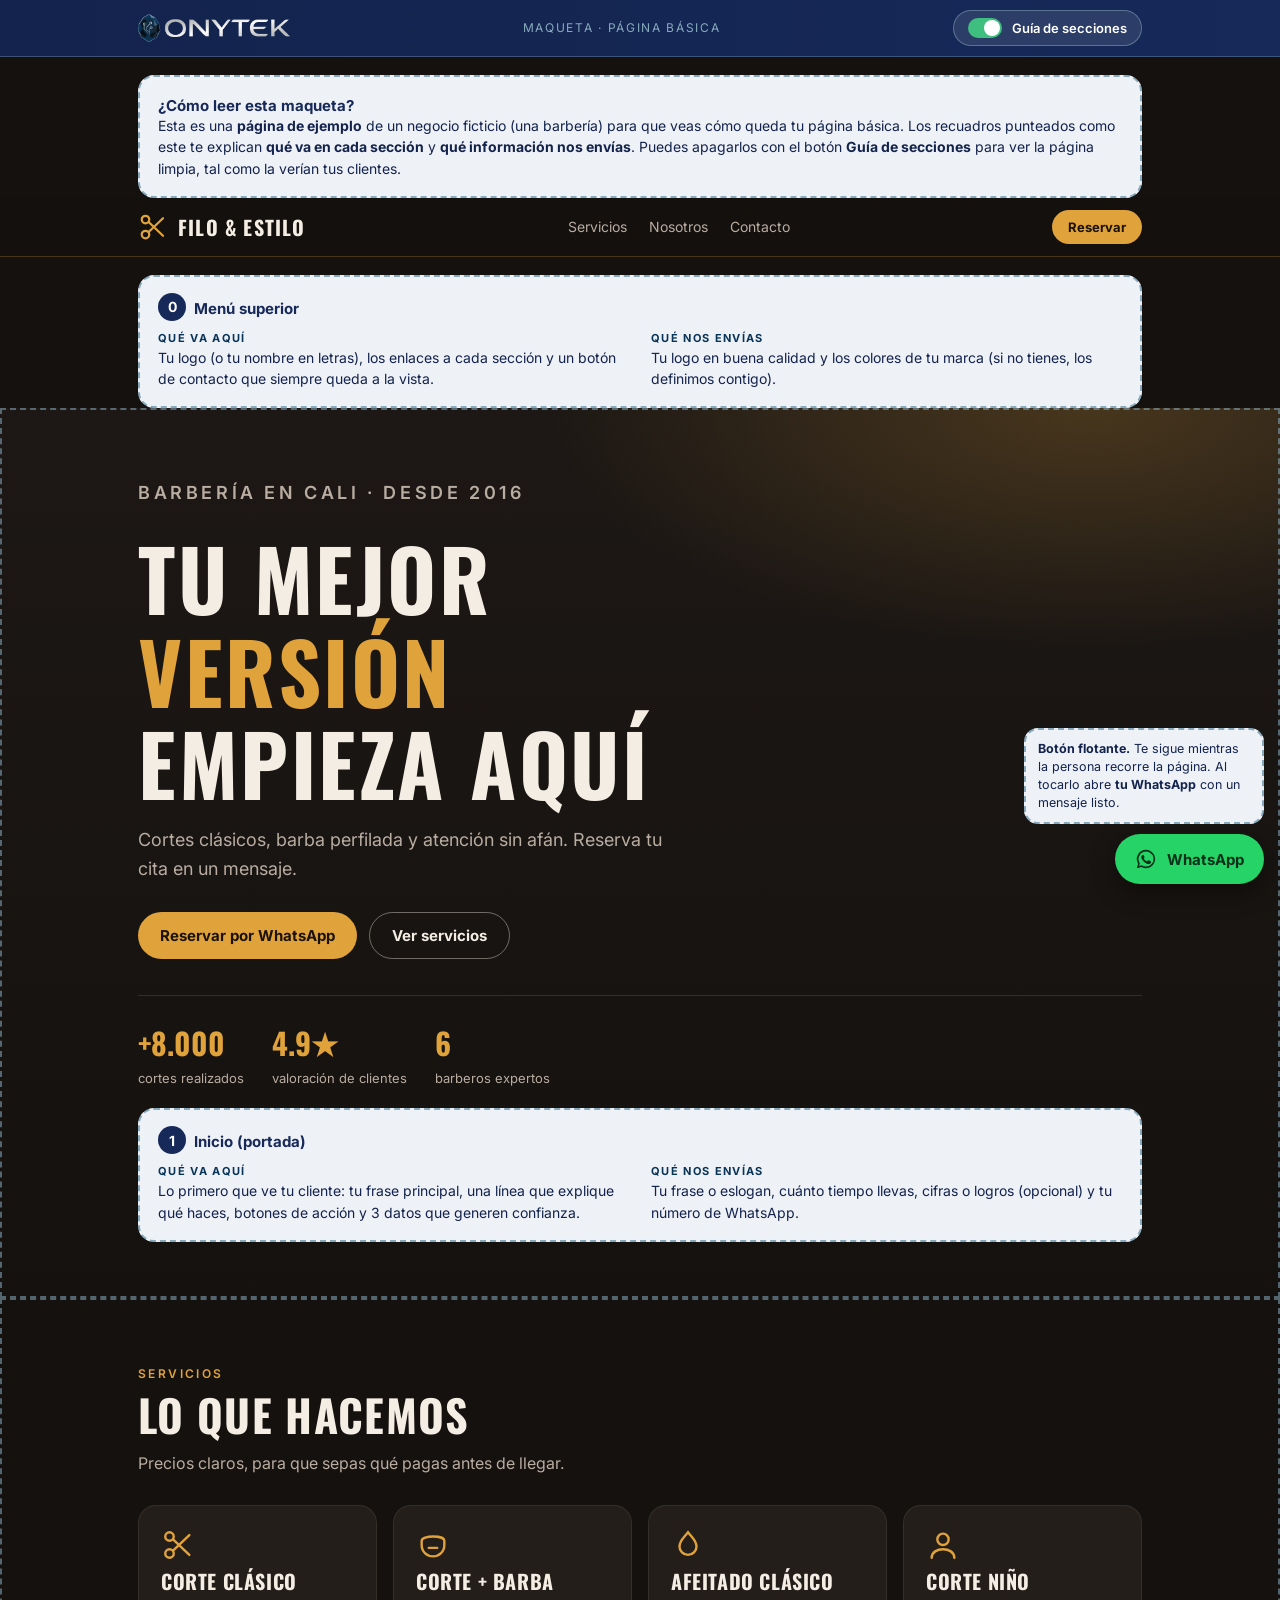
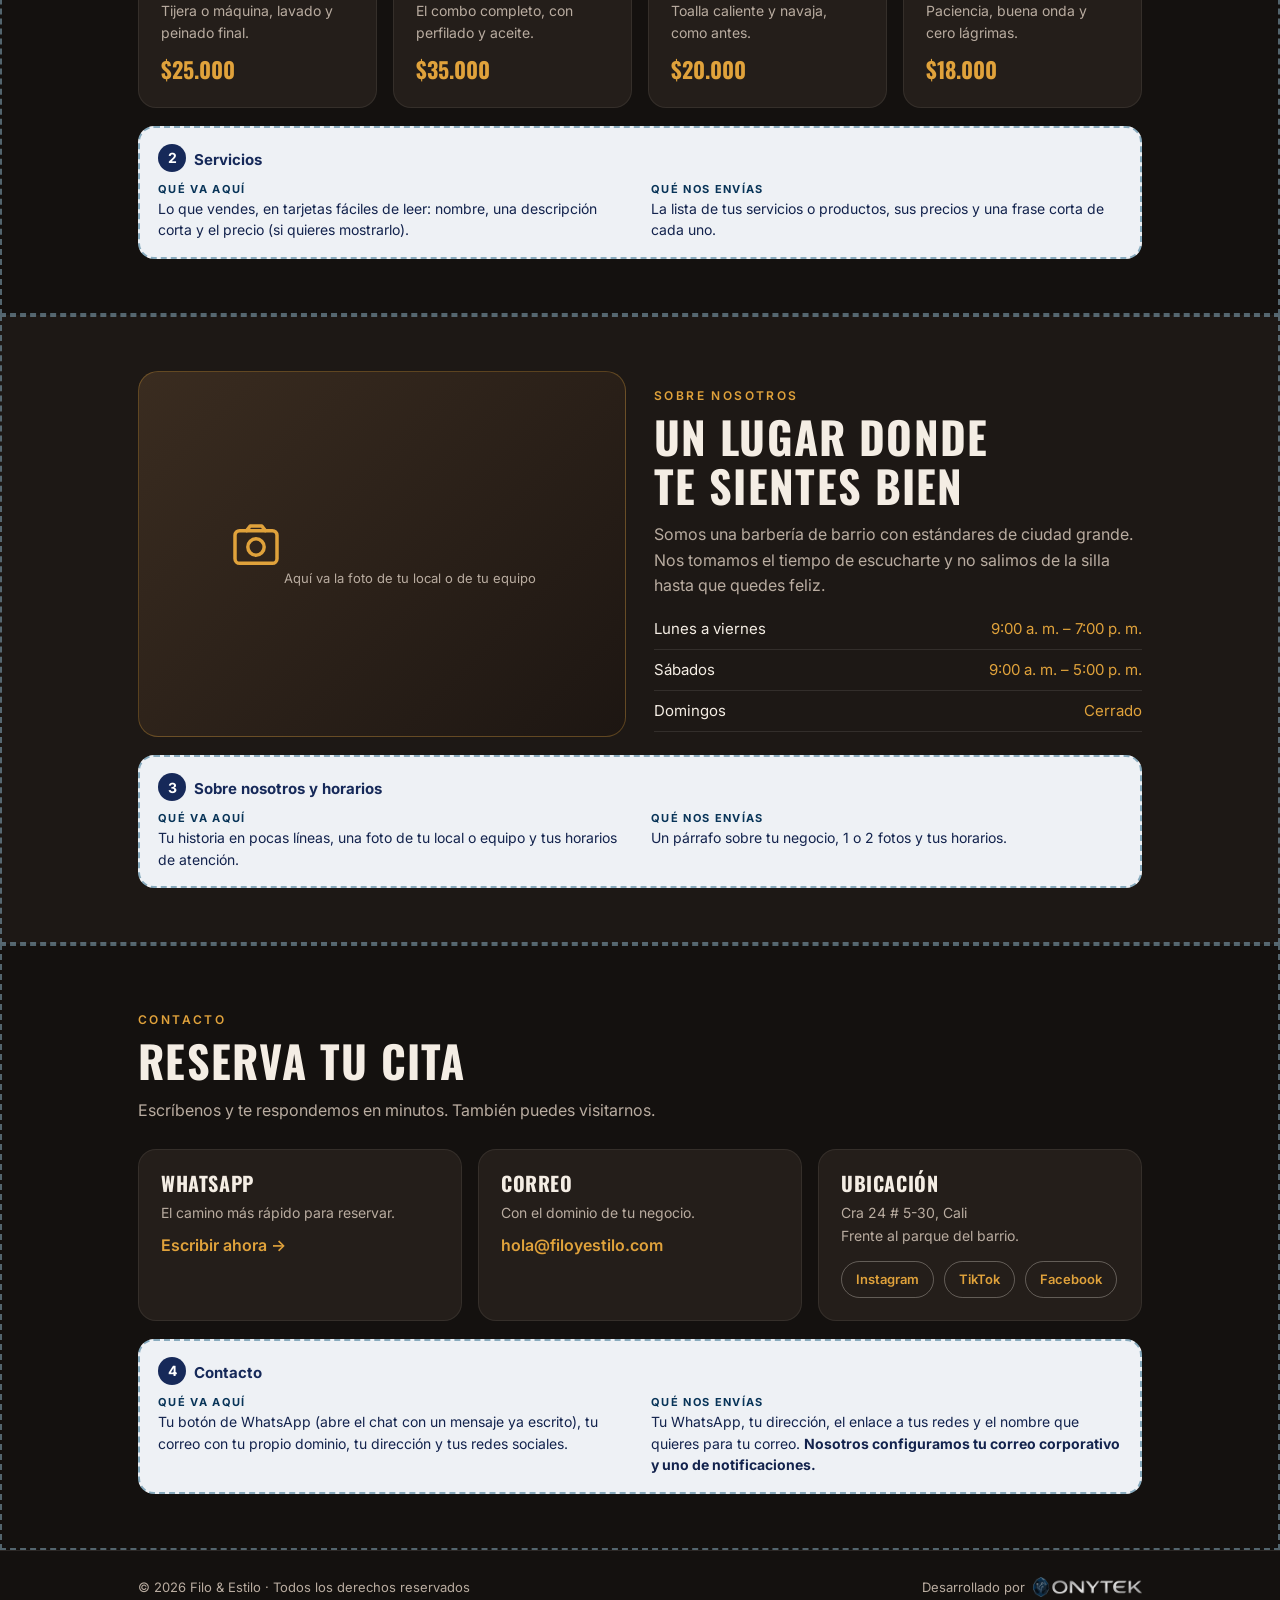
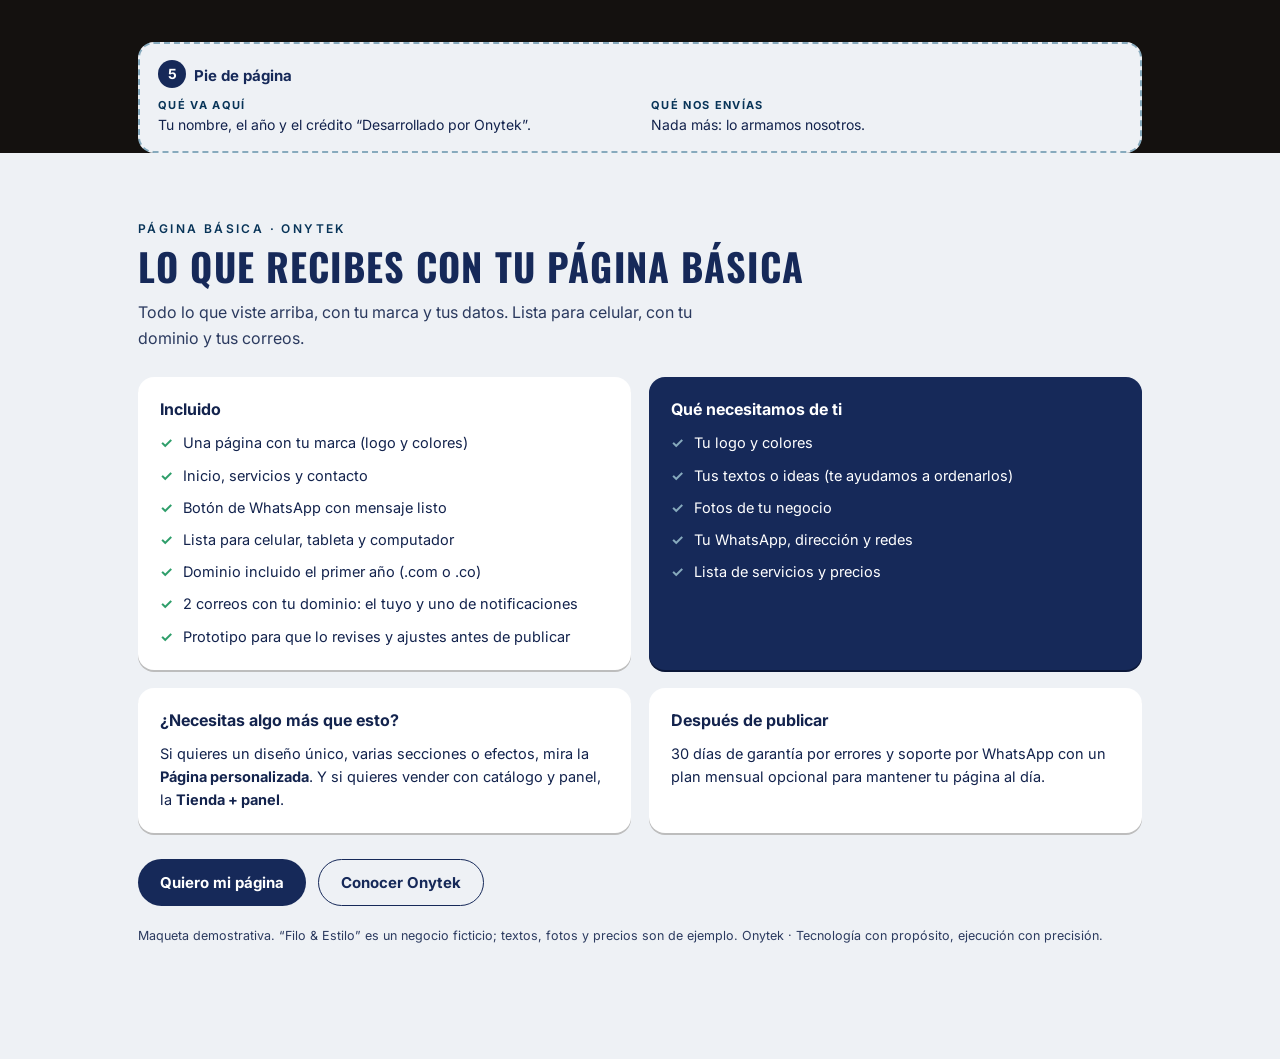
<file: demo-basica/index.html>
<!doctype html>
<html lang="es">
<head>
<meta charset="utf-8">
<meta name="viewport" content="width=device-width,initial-scale=1">
<title>Maqueta Página Básica · Onytek</title>
<meta name="description" content="Maqueta demostrativa de la Página Básica de Onytek: así se ve y qué va en cada sección. Dominio, 2 correos y botón de WhatsApp incluidos.">
<meta property="og:title" content="Maqueta de Página Básica · Onytek">
<meta property="og:description" content="Mira cómo quedaría tu página y qué va en cada sección.">
<meta name="theme-color" content="#162959">
<link rel="preconnect" href="https://fonts.googleapis.com">
<link rel="preconnect" href="https://fonts.gstatic.com" crossorigin>
<link href="https://fonts.googleapis.com/css2?family=Oswald:wght@500;700&family=Inter:wght@400;500;600&display=swap" rel="stylesheet">
<style>
:root{
  /* Identidad del negocio de ejemplo (cambia por cliente) */
  --b-bg:#14110F;--b-bg2:#1D1815;--b-card:#241E1A;--b-fg:#F4EDE4;--b-mut:#B9ACA0;--b-acc:#E0A23B;--b-acc2:#B9791E;
  /* Identidad Onytek (guía) */
  --o-navy:#162959;--o-deep:#13234D;--o-blue:#87AABD;--o-teal:#083458;--o-bg:#EEF1F5;
}
*{box-sizing:border-box}
html{scroll-behavior:smooth}
body{margin:0;background:var(--b-bg);color:var(--b-fg);font-family:Inter,system-ui,Segoe UI,Roboto,sans-serif;line-height:1.6;
  overflow-x:clip}
img{max-width:100%;display:block}
a{color:inherit;text-decoration:none}
h1,h2,h3{font-family:Oswald,Impact,'Arial Narrow',sans-serif;text-transform:uppercase;letter-spacing:.03em;line-height:1.1;margin:0;text-wrap:balance}
.wrap{max-width:1040px;margin:0 auto;padding-inline:max(18px,env(safe-area-inset-left,0px)) max(18px,env(safe-area-inset-right,0px))}

/* ===== Barra Onytek (solo en la maqueta) ===== */
.obar{position:sticky;top:0;z-index:50;background:linear-gradient(90deg,var(--o-deep),var(--o-navy));color:#fff;border-bottom:1px solid rgba(135,170,189,.35)}
.obar .wrap{display:flex;align-items:center;justify-content:space-between;gap:12px;padding-block:10px;flex-wrap:wrap}
.obar img{height:28px;width:auto}
.obar .tag{font-size:12px;letter-spacing:.14em;text-transform:uppercase;color:var(--o-blue)}
.switch{display:inline-flex;align-items:center;gap:10px;background:rgba(255,255,255,.1);border:1px solid rgba(135,170,189,.5);color:#fff;border-radius:999px;padding:7px 14px;font:600 13px Inter,sans-serif;cursor:pointer}
.switch i{width:34px;height:20px;border-radius:99px;background:#5b6b8f;position:relative;transition:.2s}
.switch i::after{content:"";position:absolute;top:2px;left:2px;width:16px;height:16px;border-radius:50%;background:#fff;transition:.2s}
.switch[aria-pressed=true] i{background:#3fbf7f}.switch[aria-pressed=true] i::after{left:16px}

/* ===== Guía (anotaciones) ===== */
.guide{display:none;margin:18px 0 0;background:var(--o-bg);color:var(--o-deep);border:2px dashed var(--o-blue);border-radius:16px;padding:16px 18px;font-size:14px;line-height:1.55}
body.on .guide{display:block}
.guide .n{display:inline-flex;align-items:center;justify-content:center;width:28px;height:28px;border-radius:50%;background:var(--o-navy);color:#fff;font:700 14px Inter,sans-serif;margin-right:8px}
.guide b.t{font:700 15px Inter,sans-serif;color:var(--o-navy);vertical-align:middle}
.guide .cols{display:grid;grid-template-columns:repeat(auto-fit,minmax(220px,1fr));gap:10px 22px;margin-top:10px}
.guide .cols div{min-width:0}
.guide small{display:block;font:700 11px Inter,sans-serif;letter-spacing:.12em;text-transform:uppercase;color:var(--o-teal);margin-bottom:2px}
body.on section.sec{outline:2px dashed rgba(135,170,189,.55);outline-offset:-2px}

/* ===== Navegación del negocio ===== */
.nav{position:sticky;top:var(--obar-h,52px);z-index:40;background:rgba(20,17,15,.92);backdrop-filter:blur(8px);border-bottom:1px solid rgba(224,162,59,.25)}
.nav .wrap{display:flex;align-items:center;justify-content:space-between;gap:12px;padding-block:12px}
.logo{display:flex;align-items:center;gap:10px;font:700 20px Oswald,sans-serif;letter-spacing:.06em;text-transform:uppercase}
.logo svg{width:30px;height:30px;color:var(--b-acc)}
.nav ul{display:flex;gap:22px;list-style:none;margin:0;padding:0;font-size:14px;color:var(--b-mut)}
.nav ul a:hover{color:var(--b-acc)}
.btn{display:inline-flex;align-items:center;gap:8px;background:var(--b-acc);color:#1b1208;font:700 15px Inter,sans-serif;border-radius:999px;padding:13px 22px;border:0;cursor:pointer;transition:.15s}
.btn:hover{background:#f0b44f;transform:translateY(-1px)}
.btn.ghost{background:transparent;color:var(--b-fg);border:1.5px solid rgba(244,237,228,.4)}
.btn.ghost:hover{border-color:var(--b-acc);color:var(--b-acc)}
.nav .btn{padding:9px 16px;font-size:13px}

/* ===== Secciones ===== */
section.sec{padding-block:56px}
.eyebrow{font:600 12px Inter,sans-serif;letter-spacing:.2em;text-transform:uppercase;color:var(--b-acc);margin-bottom:10px}
h2{font-size:clamp(28px,5vw,44px)}
.lead{color:var(--b-mut);max-width:58ch;margin:12px 0 0}

.hero{padding-block:72px 56px;background:radial-gradient(900px 400px at 85% 0%,rgba(224,162,59,.22),transparent 60%),linear-gradient(180deg,var(--b-bg2),var(--b-bg))}
.hero h1{font-size:clamp(40px,9vw,84px);max-width:12ch}
.hero h1 em{font-style:normal;color:var(--b-acc)}
.hero p{font-size:18px;color:var(--b-mut);max-width:48ch;margin:18px 0 28px}
.hero .row{display:flex;gap:12px;flex-wrap:wrap}
.stats{display:flex;gap:28px;flex-wrap:wrap;margin-top:36px;padding-top:24px;border-top:1px solid rgba(244,237,228,.12)}
.stats b{display:block;font:700 30px Oswald,sans-serif;color:var(--b-acc)}
.stats span{font-size:13px;color:var(--b-mut)}

.cards{display:grid;grid-template-columns:repeat(auto-fit,minmax(230px,1fr));gap:16px;margin-top:28px}
.card{background:var(--b-card);border:1px solid rgba(244,237,228,.08);border-radius:18px;padding:22px;display:flex;flex-direction:column;gap:8px;min-width:0}
.card svg{width:34px;height:34px;color:var(--b-acc)}
.card h3{font-size:20px}
.card p{margin:0;color:var(--b-mut);font-size:14px}
.price{margin-top:auto;font:700 22px Oswald,sans-serif;color:var(--b-acc)}

.about{display:grid;grid-template-columns:repeat(auto-fit,minmax(280px,1fr));gap:28px;align-items:center}
.photo{aspect-ratio:4/3;border-radius:20px;background:linear-gradient(135deg,#3a2c20,#1d1612);border:1px solid rgba(224,162,59,.3);display:grid;place-items:center;color:var(--b-mut);font-size:13px;text-align:center;padding:18px}
.photo svg{width:56px;height:56px;color:var(--b-acc);margin:0 auto 8px}
.hours{list-style:none;margin:18px 0 0;padding:0;display:grid;gap:8px;font-size:15px}
.hours li{display:flex;justify-content:space-between;gap:12px;border-bottom:1px solid rgba(244,237,228,.1);padding-bottom:8px}
.hours span:last-child{color:var(--b-acc)}

.contact{display:grid;grid-template-columns:repeat(auto-fit,minmax(240px,1fr));gap:16px;margin-top:26px}
.contact .card a{color:var(--b-acc);font-weight:600;overflow-wrap:anywhere}
.socials{display:flex;gap:10px;flex-wrap:wrap;margin-top:6px}
.socials a{border:1.5px solid rgba(244,237,228,.3);border-radius:999px;padding:7px 14px;font-size:13px}
.socials a:hover{border-color:var(--b-acc);color:var(--b-acc)}

footer.pie{border-top:1px solid rgba(244,237,228,.1);padding-block:26px;color:var(--b-mut);font-size:13px}
footer.pie .wrap{display:flex;justify-content:space-between;gap:14px;flex-wrap:wrap;align-items:center}
.by{display:flex;align-items:center;gap:8px}.by img{height:20px;width:auto;opacity:.9}

/* ===== WhatsApp flotante ===== */
.wa{position:fixed;right:max(16px,env(safe-area-inset-right,0px));bottom:calc(16px + env(safe-area-inset-bottom,0px));z-index:60;display:flex;align-items:center;gap:10px;background:#25D366;color:#06301a;font:700 15px Inter,sans-serif;border-radius:999px;padding:14px 20px;box-shadow:0 8px 24px rgba(0,0,0,.45)}
.wa svg{width:22px;height:22px}
.wa-note{display:none;position:fixed;right:max(16px,env(safe-area-inset-right,0px));bottom:calc(76px + env(safe-area-inset-bottom,0px));z-index:60;max-width:240px;background:var(--o-bg);color:var(--o-deep);border:2px dashed var(--o-blue);border-radius:14px;padding:10px 12px;font-size:12.5px;line-height:1.45}
body.on .wa-note{display:block}

/* ===== Resumen Onytek ===== */
.resumen{background:var(--o-bg);color:var(--o-deep);padding-block:56px calc(100px + env(safe-area-inset-bottom,0px))}
.resumen h2{color:var(--o-navy);font-size:clamp(26px,4.5vw,38px)}
.resumen .lead{color:#2B3A5F}
.grid2{display:grid;grid-template-columns:repeat(auto-fit,minmax(280px,1fr));gap:18px;margin-top:26px}
.box{background:#fff;border-radius:16px;padding:22px;box-shadow:0 2px 0 #BDBDBD;min-width:0}
.box.dark{background:var(--o-navy);color:#fff;box-shadow:0 2px 0 #0B1738}
.box h3{font:700 16px Inter,sans-serif;text-transform:none;letter-spacing:0;margin-bottom:12px}
.box ul{margin:0;padding:0;list-style:none;display:grid;gap:9px;font-size:14.5px}
.box li{display:flex;gap:10px}.box li::before{content:"✓";color:#2e9e6a;font-weight:700}
.box.dark li::before{color:var(--o-blue)}
.cta{display:flex;gap:12px;flex-wrap:wrap;margin-top:26px}
.btn.o{background:var(--o-navy);color:#fff}.btn.o:hover{background:var(--o-teal)}
.btn.o2{background:transparent;color:var(--o-navy);border:1.5px solid var(--o-navy)}
.note{margin-top:20px;font-size:12.5px;color:#2B3A5F}
@media(max-width:720px){.nav ul{display:none}.obar .tag{display:none}}
</style>
</head>
<body class="on">

<div class="obar" id="obar"><div class="wrap">
  <img src="assets/logo-onytek.png" alt="Onytek">
  <span class="tag">Maqueta · Página básica</span>
  <button class="switch" id="sw" aria-pressed="true" type="button"><i></i> Guía de secciones</button>
</div></div>

<div class="wrap"><div class="guide" style="margin-top:18px">
  <b class="t">¿Cómo leer esta maqueta?</b><br>
  Esta es una <b>página de ejemplo</b> de un negocio ficticio (una barbería) para que veas cómo queda tu página básica. Los recuadros punteados como este te explican <b>qué va en cada sección</b> y <b>qué información nos envías</b>. Puedes apagarlos con el botón <b>Guía de secciones</b> para ver la página limpia, tal como la verían tus clientes.
</div></div>

<header class="nav"><div class="wrap">
  <a class="logo" href="#inicio"><svg viewBox="0 0 24 24" fill="none" stroke="currentColor" stroke-width="1.8" stroke-linecap="round"><circle cx="6" cy="6" r="3"/><circle cx="6" cy="18" r="3"/><path d="M8.5 8 20 19M8.5 16 20 5"/></svg>Filo &amp; Estilo</a>
  <ul><li><a href="#servicios">Servicios</a></li><li><a href="#nosotros">Nosotros</a></li><li><a href="#contacto">Contacto</a></li></ul>
  <a class="btn" href="#contacto">Reservar</a>
</div></header>

<div class="wrap"><div class="guide"><span class="n">0</span><b class="t">Menú superior</b>
  <div class="cols"><div><small>Qué va aquí</small>Tu logo (o tu nombre en letras), los enlaces a cada sección y un botón de contacto que siempre queda a la vista.</div>
  <div><small>Qué nos envías</small>Tu logo en buena calidad y los colores de tu marca (si no tienes, los definimos contigo).</div></div></div></div>

<section class="sec hero" id="inicio">
  <div class="wrap">
    <p class="eyebrow">Barbería en Cali · Desde 2016</p>
    <h1>Tu mejor <em>versión</em> empieza aquí</h1>
    <p>Cortes clásicos, barba perfilada y atención sin afán. Reserva tu cita en un mensaje.</p>
    <div class="row"><a class="btn" href="#contacto">Reservar por WhatsApp</a><a class="btn ghost" href="#servicios">Ver servicios</a></div>
    <div class="stats"><div><b>+8.000</b><span>cortes realizados</span></div><div><b>4.9★</b><span>valoración de clientes</span></div><div><b>6</b><span>barberos expertos</span></div></div>
    <div class="guide"><span class="n">1</span><b class="t">Inicio (portada)</b>
      <div class="cols"><div><small>Qué va aquí</small>Lo primero que ve tu cliente: tu frase principal, una línea que explique qué haces, botones de acción y 3 datos que generen confianza.</div>
      <div><small>Qué nos envías</small>Tu frase o eslogan, cuánto tiempo llevas, cifras o logros (opcional) y tu número de WhatsApp.</div></div></div>
  </div>
</section>

<section class="sec" id="servicios">
  <div class="wrap">
    <p class="eyebrow">Servicios</p>
    <h2>Lo que hacemos</h2>
    <p class="lead">Precios claros, para que sepas qué pagas antes de llegar.</p>
    <div class="cards">
      <article class="card"><svg viewBox="0 0 24 24" fill="none" stroke="currentColor" stroke-width="1.7" stroke-linecap="round"><circle cx="6" cy="6" r="3"/><circle cx="6" cy="18" r="3"/><path d="M8.5 8 20 19M8.5 16 20 5"/></svg><h3>Corte clásico</h3><p>Tijera o máquina, lavado y peinado final.</p><div class="price">$25.000</div></article>
      <article class="card"><svg viewBox="0 0 24 24" fill="none" stroke="currentColor" stroke-width="1.7" stroke-linecap="round"><path d="M4 9c0-4 16-4 16 0v3c0 5-4 8-8 8s-8-3-8-8z"/><path d="M9 14h6"/></svg><h3>Corte + barba</h3><p>El combo completo, con perfilado y aceite.</p><div class="price">$35.000</div></article>
      <article class="card"><svg viewBox="0 0 24 24" fill="none" stroke="currentColor" stroke-width="1.7" stroke-linecap="round"><path d="M12 3c3 4 6 6 6 10a6 6 0 0 1-12 0c0-4 3-6 6-10z"/></svg><h3>Afeitado clásico</h3><p>Toalla caliente y navaja, como antes.</p><div class="price">$20.000</div></article>
      <article class="card"><svg viewBox="0 0 24 24" fill="none" stroke="currentColor" stroke-width="1.7" stroke-linecap="round"><circle cx="12" cy="8" r="4"/><path d="M4 21c0-4 4-6 8-6s8 2 8 6"/></svg><h3>Corte niño</h3><p>Paciencia, buena onda y cero lágrimas.</p><div class="price">$18.000</div></article>
    </div>
    <div class="guide"><span class="n">2</span><b class="t">Servicios</b>
      <div class="cols"><div><small>Qué va aquí</small>Lo que vendes, en tarjetas fáciles de leer: nombre, una descripción corta y el precio (si quieres mostrarlo).</div>
      <div><small>Qué nos envías</small>La lista de tus servicios o productos, sus precios y una frase corta de cada uno.</div></div></div>
  </div>
</section>

<section class="sec" id="nosotros" style="background:var(--b-bg2)">
  <div class="wrap">
    <div class="about">
      <div class="photo"><div><svg viewBox="0 0 24 24" fill="none" stroke="currentColor" stroke-width="1.5" stroke-linecap="round" stroke-linejoin="round"><rect x="3" y="5" width="18" height="14" rx="2"/><circle cx="12" cy="12" r="3.5"/><path d="M8 5l1.5-2h5L16 5"/></svg>Aquí va la foto de tu local o de tu equipo</div></div>
      <div>
        <p class="eyebrow">Sobre nosotros</p>
        <h2>Un lugar donde te sientes bien</h2>
        <p class="lead">Somos una barbería de barrio con estándares de ciudad grande. Nos tomamos el tiempo de escucharte y no salimos de la silla hasta que quedes feliz.</p>
        <ul class="hours"><li><span>Lunes a viernes</span><span>9:00 a. m. – 7:00 p. m.</span></li><li><span>Sábados</span><span>9:00 a. m. – 5:00 p. m.</span></li><li><span>Domingos</span><span>Cerrado</span></li></ul>
      </div>
    </div>
    <div class="guide"><span class="n">3</span><b class="t">Sobre nosotros y horarios</b>
      <div class="cols"><div><small>Qué va aquí</small>Tu historia en pocas líneas, una foto de tu local o equipo y tus horarios de atención.</div>
      <div><small>Qué nos envías</small>Un párrafo sobre tu negocio, 1 o 2 fotos y tus horarios.</div></div></div>
  </div>
</section>

<section class="sec" id="contacto">
  <div class="wrap">
    <p class="eyebrow">Contacto</p>
    <h2>Reserva tu cita</h2>
    <p class="lead">Escríbenos y te respondemos en minutos. También puedes visitarnos.</p>
    <div class="contact">
      <div class="card"><h3>WhatsApp</h3><p>El camino más rápido para reservar.</p><a href="https://wa.me/573002072739?text=Hola%20Onytek%2C%20vi%20la%20maqueta%20de%20p%C3%A1gina%20b%C3%A1sica%20y%20quiero%20una%20para%20mi%20negocio." target="_blank" rel="noopener">Escribir ahora →</a></div>
      <div class="card"><h3>Correo</h3><p>Con el dominio de tu negocio.</p><a href="#contacto">hola@filoyestilo.com</a></div>
      <div class="card"><h3>Ubicación</h3><p>Cra 24 # 5-30, Cali<br>Frente al parque del barrio.</p><div class="socials"><a href="#contacto">Instagram</a><a href="#contacto">TikTok</a><a href="#contacto">Facebook</a></div></div>
    </div>
    <div class="guide"><span class="n">4</span><b class="t">Contacto</b>
      <div class="cols"><div><small>Qué va aquí</small>Tu botón de WhatsApp (abre el chat con un mensaje ya escrito), tu correo con tu propio dominio, tu dirección y tus redes sociales.</div>
      <div><small>Qué nos envías</small>Tu WhatsApp, tu dirección, el enlace a tus redes y el nombre que quieres para tu correo. <b>Nosotros configuramos tu correo corporativo y uno de notificaciones.</b></div></div></div>
  </div>
</section>

<footer class="pie"><div class="wrap">
  <span>© 2026 Filo &amp; Estilo · Todos los derechos reservados</span>
  <span class="by">Desarrollado por <img src="assets/logo-onytek.png" alt="Onytek"></span>
</div></footer>

<div class="wrap"><div class="guide"><span class="n">5</span><b class="t">Pie de página</b>
  <div class="cols"><div><small>Qué va aquí</small>Tu nombre, el año y el crédito “Desarrollado por Onytek”.</div><div><small>Qué nos envías</small>Nada más: lo armamos nosotros.</div></div></div></div>

<a class="wa" href="https://wa.me/573002072739?text=Hola%20Onytek%2C%20vi%20la%20maqueta%20de%20p%C3%A1gina%20b%C3%A1sica%20y%20quiero%20una%20para%20mi%20negocio." target="_blank" rel="noopener" aria-label="Escribir por WhatsApp">
  <svg viewBox="0 0 24 24" fill="currentColor"><path d="M12 2a10 10 0 0 0-8.6 15.1L2 22l5-1.3A10 10 0 1 0 12 2zm0 18.2a8.2 8.2 0 0 1-4.2-1.2l-.3-.2-3 .8.8-2.9-.2-.3A8.2 8.2 0 1 1 12 20.2zm4.5-6.1c-.2-.1-1.5-.7-1.7-.8s-.4-.1-.6.1-.7.8-.8 1-.3.2-.5.1a6.7 6.7 0 0 1-3.3-2.9c-.3-.4.2-.4.7-1.3a.5.5 0 0 0 0-.5l-.8-1.9c-.2-.5-.4-.4-.6-.4h-.5a1 1 0 0 0-.7.3 3 3 0 0 0-.9 2.2 5.2 5.2 0 0 0 1.1 2.8 11.800 11.800 0 0 0 4.500 4c1.700.7 2.300.8 3.200.7a2.700 2.700 0 0 0 1.800-1.300 2.200 2.200 0 0 0 .2-1.300c-.1-.1-.3-.2-.5-.3z"/></svg> WhatsApp</a>
<div class="wa-note"><b>Botón flotante.</b> Te sigue mientras la persona recorre la página. Al tocarlo abre <b>tu WhatsApp</b> con un mensaje listo.</div>

<section class="resumen">
  <div class="wrap">
    <p class="eyebrow" style="color:var(--o-teal)">Página básica · Onytek</p>
    <h2>Lo que recibes con tu página básica</h2>
    <p class="lead">Todo lo que viste arriba, con tu marca y tus datos. Lista para celular, con tu dominio y tus correos.</p>
    <div class="grid2">
      <div class="box"><h3>Incluido</h3><ul>
        <li>Una página con tu marca (logo y colores)</li><li>Inicio, servicios y contacto</li><li>Botón de WhatsApp con mensaje listo</li><li>Lista para celular, tableta y computador</li><li>Dominio incluido el primer año (.com o .co)</li><li>2 correos con tu dominio: el tuyo y uno de notificaciones</li><li>Prototipo para que lo revises y ajustes antes de publicar</li></ul></div>
      <div class="box dark"><h3>Qué necesitamos de ti</h3><ul>
        <li>Tu logo y colores</li><li>Tus textos o ideas (te ayudamos a ordenarlos)</li><li>Fotos de tu negocio</li><li>Tu WhatsApp, dirección y redes</li><li>Lista de servicios y precios</li></ul></div>
    </div>
    <div class="grid2" style="margin-top:18px">
      <div class="box"><h3>¿Necesitas algo más que esto?</h3><p style="margin:0;font-size:14.5px">Si quieres un diseño único, varias secciones o efectos, mira la <b>Página personalizada</b>. Y si quieres vender con catálogo y panel, la <b>Tienda + panel</b>.</p></div>
      <div class="box"><h3>Después de publicar</h3><p style="margin:0;font-size:14.5px">30 días de garantía por errores y soporte por WhatsApp con un plan mensual opcional para mantener tu página al día.</p></div>
    </div>
    <div class="cta">
      <a class="btn o" href="https://wa.me/573002072739?text=Hola%20Onytek%2C%20quiero%20mi%20p%C3%A1gina%20b%C3%A1sica." target="_blank" rel="noopener">Quiero mi página</a>
      <a class="btn o2" href="https://www.onytek.co" target="_blank" rel="noopener">Conocer Onytek</a>
    </div>
    <p class="note">Maqueta demostrativa. “Filo &amp; Estilo” es un negocio ficticio; textos, fotos y precios son de ejemplo. Onytek · Tecnología con propósito, ejecución con precisión.</p>
  </div>
</section>

<script>
(function(){
  var b=document.body,sw=document.getElementById('sw'),bar=document.getElementById('obar');
  function set(on){b.classList.toggle('on',on);sw.setAttribute('aria-pressed',on?'true':'false');try{localStorage.setItem('guia',on?'1':'0')}catch(e){}}
  try{if(localStorage.getItem('guia')==='0')set(false)}catch(e){}
  sw.addEventListener('click',function(){set(!b.classList.contains('on'))});
  function h(){document.documentElement.style.setProperty('--obar-h',bar.offsetHeight+'px')}
  h();addEventListener('resize',h);
})();
</script>
</body>
</html>
</file>
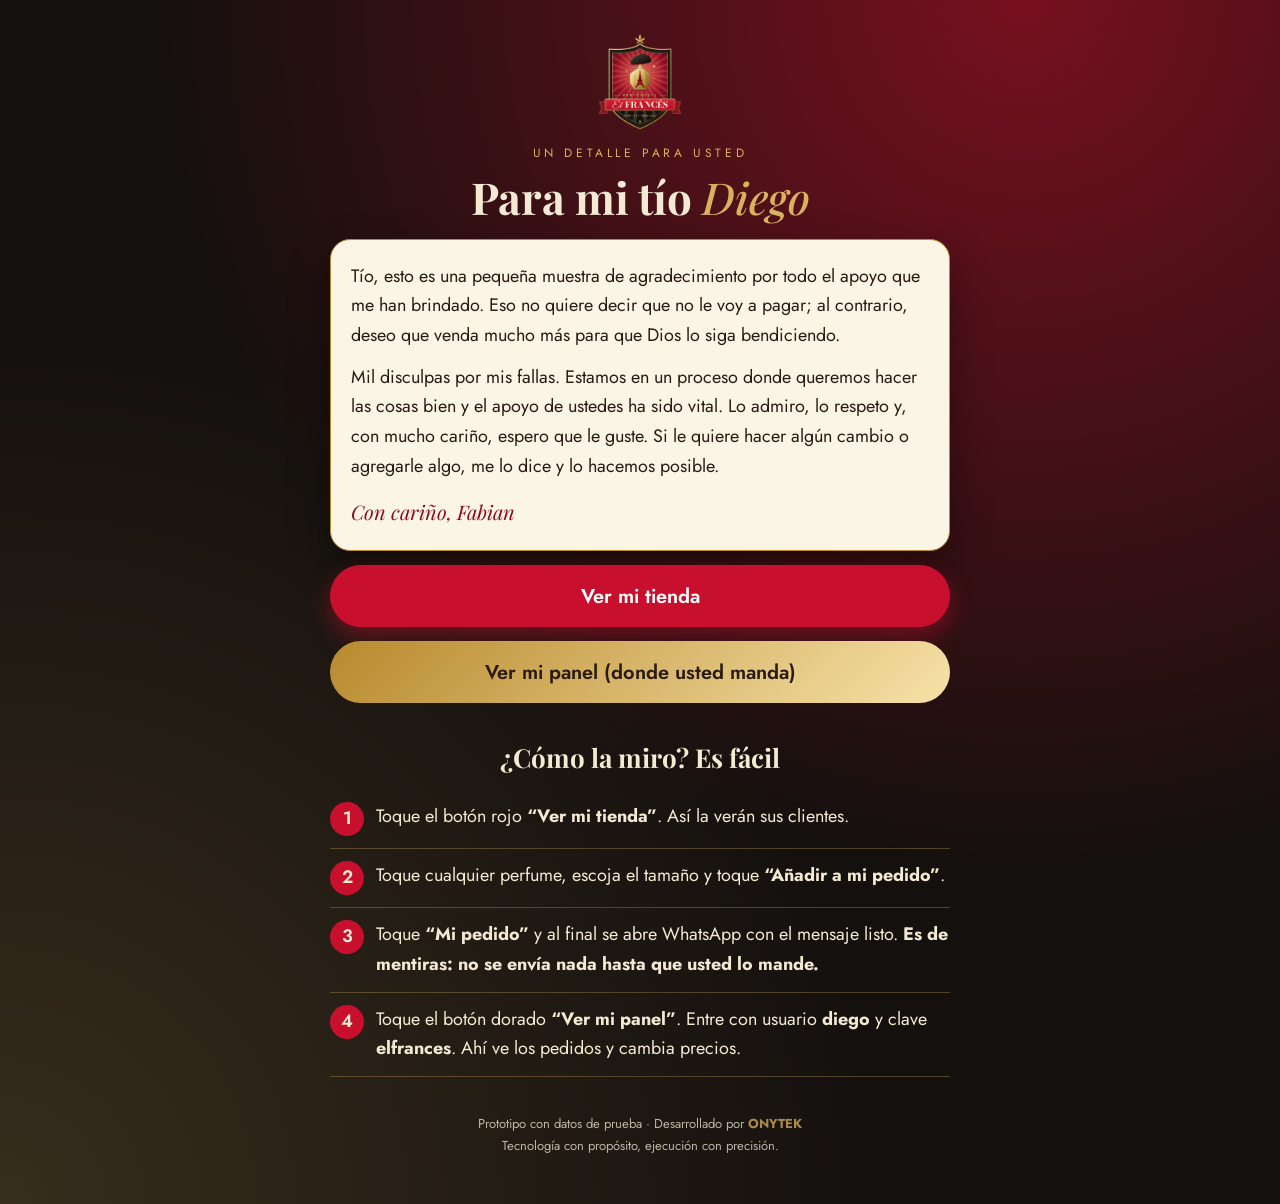
<file: elfrances/index.html>
<!DOCTYPE html>
<html lang="es">
<head>
<meta charset="utf-8">
<meta name="viewport" content="width=device-width, initial-scale=1, viewport-fit=cover">
<meta name="robots" content="noindex">
<meta name="theme-color" content="#C8102E">
<title>Para mi tío Diego · Perfumería El Francés</title>
<link rel="icon" href="escudo.png"><link rel="apple-touch-icon" href="escudo.png">
<link href="https://fonts.googleapis.com/css2?family=Jost:wght@400;500;600&family=Playfair+Display:ital,wght@0,600;0,700;1,500&display=swap" rel="stylesheet">
<style>
*{box-sizing:border-box;margin:0;padding:0}
body{font-family:"Jost",system-ui,sans-serif;color:#F4EAD3;line-height:1.65;min-height:100dvh;background:radial-gradient(circle at 80% 0,rgba(200,16,46,.55),transparent 55%),radial-gradient(circle at 0 100%,rgba(217,178,95,.18),transparent 50%),#14100E;padding:24px max(16px,env(safe-area-inset-right)) 48px max(16px,env(safe-area-inset-left))}
.w{max-width:620px;margin:0 auto;text-align:center}
.w img{width:92px;margin:8px auto 10px;display:block}
.k{letter-spacing:.3em;font-size:12px;color:#D9B25F;text-transform:uppercase}
h1{font-family:"Playfair Display",serif;font-size:clamp(30px,8vw,44px);line-height:1.15;margin:8px 0 16px}
h1 em{color:#D9B25F;font-weight:500}
.card{background:#FBF5E6;color:#2A1B14;border-radius:20px;border:1.5px solid #B88A2E;padding:22px 20px;text-align:left;font-size:18px;box-shadow:0 18px 40px rgba(0,0,0,.4)}
.card p+p{margin-top:12px}
.sig{margin-top:14px;font-family:"Playfair Display",serif;font-style:italic;color:#8A0B22;font-size:20px}
.btn{display:flex;align-items:center;justify-content:center;min-height:62px;margin:14px 0 0;border-radius:999px;font-size:20px;font-weight:600;text-decoration:none}
.r{background:#C8102E;color:#fff;box-shadow:0 10px 24px rgba(200,16,46,.45)}
.g{background:linear-gradient(135deg,#B88A2E,#F7E2A8);color:#2A1B14}
h2{font-family:"Playfair Display",serif;font-size:26px;margin:34px 0 10px}
ol{list-style:none;text-align:left;counter-reset:n;font-size:18px}
ol li{counter-increment:n;display:flex;gap:12px;align-items:flex-start;padding:12px 0;border-bottom:1px solid rgba(217,178,95,.3)}
ol li::before{content:counter(n);flex:none;width:34px;height:34px;border-radius:50%;background:#C8102E;display:grid;place-items:center;font-weight:600}
.f{margin-top:36px;font-size:13px;opacity:.75}.f b{color:#D9B25F}
</style>
</head>
<body>
<div class="w">
<img src="escudo.png" alt="Perfumería El Francés">
<div class="k">Un detalle para usted</div>
<h1>Para mi tío <em>Diego</em></h1>
<div class="card">
<p>Tío, esto es una pequeña muestra de agradecimiento por todo el apoyo que me han brindado. Eso no quiere decir que no le voy a pagar; al contrario, deseo que venda mucho más para que Dios lo siga bendiciendo.</p>
<p>Mil disculpas por mis fallas. Estamos en un proceso donde queremos hacer las cosas bien y el apoyo de ustedes ha sido vital. Lo admiro, lo respeto y, con mucho cariño, espero que le guste. Si le quiere hacer algún cambio o agregarle algo, me lo dice y lo hacemos posible.</p>
<div class="sig">Con cariño, Fabian</div>
</div>
<a class="btn r" href="prototipo/#tienda">Ver mi tienda</a>
<a class="btn g" href="prototipo/#panel">Ver mi panel (donde usted manda)</a>
<h2>¿Cómo la miro? Es fácil</h2>
<ol>
<li><span>Toque el botón rojo <b>“Ver mi tienda”</b>. Así la verán sus clientes.</span></li>
<li><span>Toque cualquier perfume, escoja el tamaño y toque <b>“Añadir a mi pedido”</b>.</span></li>
<li><span>Toque <b>“Mi pedido”</b> y al final se abre WhatsApp con el mensaje listo. <b>Es de mentiras: no se envía nada hasta que usted lo mande.</b></span></li>
<li><span>Toque el botón dorado <b>“Ver mi panel”</b>. Entre con usuario <b>diego</b> y clave <b>elfrances</b>. Ahí ve los pedidos y cambia precios.</span></li>
</ol>
<div class="f">Prototipo con datos de prueba · Desarrollado por <b>ONYTEK</b><br>Tecnología con propósito, ejecución con precisión.</div>
</div>
</body>
</html>
</file>
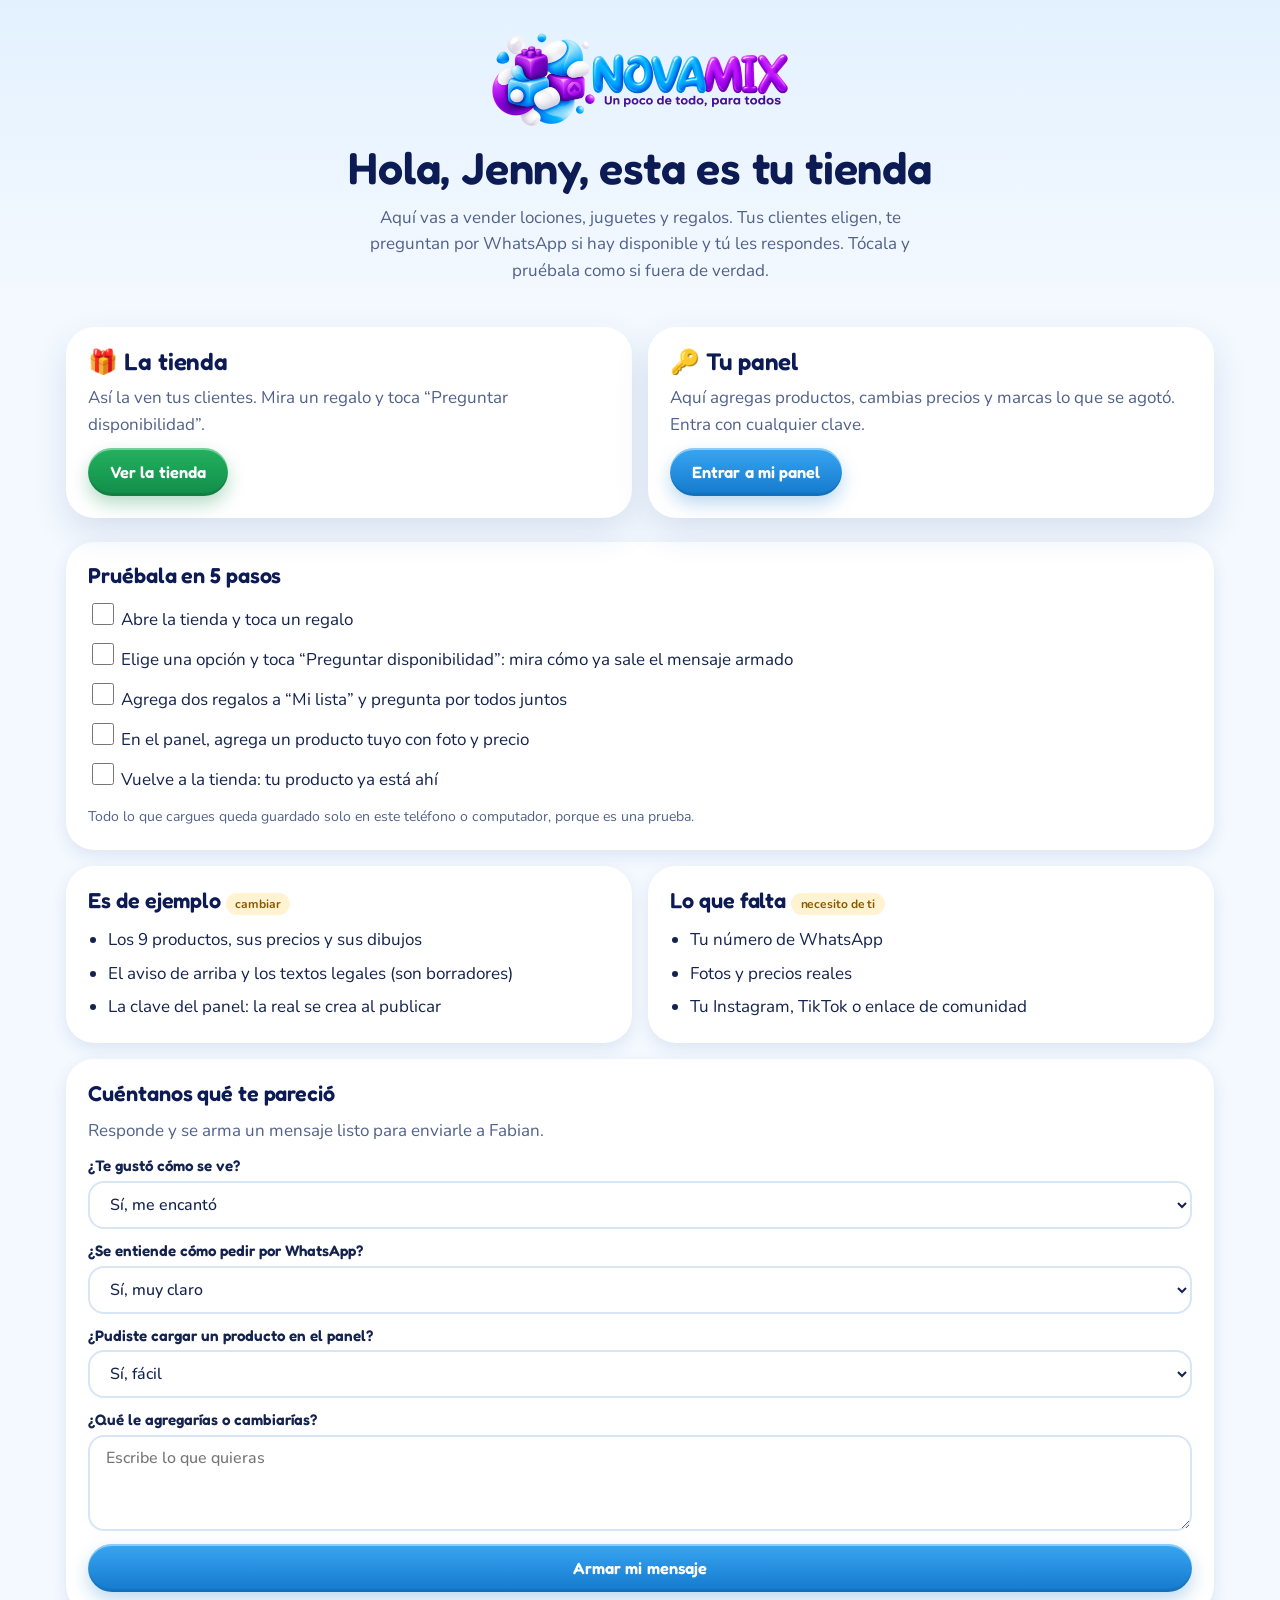
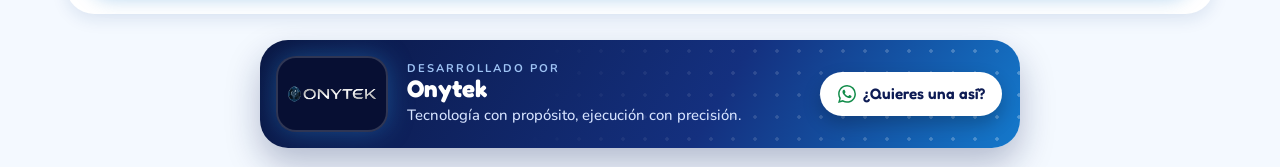
<file: novamix/index.html>
<!doctype html>
<html lang="es">
<head>
<meta charset="utf-8">
<meta name="viewport" content="width=device-width, initial-scale=1, viewport-fit=cover">
<title>NOVAMIX</title>
<link rel="icon" href="img/favicon.png">
<link rel="preconnect" href="https://fonts.googleapis.com">
<link rel="preconnect" href="https://fonts.gstatic.com" crossorigin>
<link href="https://fonts.googleapis.com/css2?family=Fredoka:wght@500;600;700&family=Nunito:wght@400;500;600;700;800&display=swap" rel="stylesheet">
<link rel="stylesheet" href="common.css">
<style>
.hero { background: linear-gradient(180deg, var(--sky), var(--bg)); padding: 2rem 0 1.2rem; text-align: center; }
.hero img { margin: 0 auto 1rem; width: min(300px, 70%); height: auto; }
.hero h1 { font-size: clamp(1.9rem, 6vw, 2.8rem); color: var(--navy); }
.hero p { max-width: 560px; margin: .8rem auto 0; color: var(--muted); }
.doors { display: grid; grid-template-columns: 1fr 1fr; gap: 1rem; margin: 1.5rem 0; }
.door { display: grid; gap: .6rem; align-content: start; padding: 1.4rem; background: var(--surface); border-radius: 28px; box-shadow: var(--shadow); }
.door h2 { font-size: 1.5rem; color: var(--navy); }
.door p { color: var(--muted); }
.door .btn { justify-self: start; }
.sec { background: var(--surface); border-radius: 28px; box-shadow: var(--shadow-s); padding: 1.4rem; margin-bottom: 1rem; display: grid; gap: .8rem; }
.sec h3 { font-size: 1.35rem; color: var(--navy); }
.sec ul { margin: 0; padding-left: 1.2rem; display: grid; gap: .45rem; }
.chk { display: flex; gap: .7rem; align-items: flex-start; list-style: none; margin-left: -1.2rem; }
.chk input { width: 22px; height: 22px; margin-top: .15rem; accent-color: var(--blue); flex: none; }
.two { display: grid; grid-template-columns: 1fr 1fr; gap: 1rem; }
.tag { display: inline-block; font: 700 .75rem/1 var(--body); padding: .3rem .6rem; border-radius: 999px; background: #FFF3D1; color: #8A5A00; }
.out { white-space: pre-wrap; background: var(--bg); border-radius: 18px; padding: 1rem; font-size: .95rem; border: 2px dashed var(--sky2); }
@media (max-width: 700px) { .doors, .two { grid-template-columns: 1fr; } }
</style>
<link rel="manifest" href="manifest.webmanifest">
<link rel="apple-touch-icon" href="img/app-192.png">
<meta name="theme-color" content="#0D1B54">
</head>
<body>
<svg width="0" height="0" style="position:absolute" aria-hidden="true"><symbol id="i-wa" viewBox="0 0 24 24"><path fill="currentColor" d="M17.472 14.382c-.297-.149-1.758-.867-2.03-.967-.273-.099-.471-.148-.67.15-.197.297-.767.966-.94 1.164-.173.199-.347.223-.644.075-.3-.15-1.263-.465-2.403-1.485-.888-.795-1.484-1.77-1.66-2.07-.174-.3-.019-.465.13-.615.136-.135.301-.345.451-.523.146-.181.194-.301.297-.496.1-.21.049-.375-.025-.524-.075-.15-.672-1.62-.922-2.206-.24-.584-.487-.51-.672-.51-.172-.015-.371-.015-.571-.015-.2 0-.523.074-.797.359-.273.3-1.045 1.02-1.045 2.475s1.07 2.865 1.219 3.075c.149.18 2.095 3.195 5.076 4.483.709.3 1.263.489 1.694.626.712.226 1.36.195 1.871.118.571-.085 1.758-.719 2.006-1.413.248-.694.248-1.289.173-1.413-.074-.124-.272-.198-.57-.347m-5.421 7.403h-.004a9.87 9.87 0 01-5.031-1.378l-.361-.214-3.741.982.998-3.648-.235-.374a9.86 9.86 0 01-1.51-5.26c.001-5.45 4.436-9.884 9.888-9.884 2.64 0 5.122 1.03 6.988 2.898a9.825 9.825 0 012.893 6.994c-.003 5.45-4.437 9.884-9.885 9.884m8.413-18.297A11.815 11.815 0 0012.05 0C5.495 0 .16 5.335.157 11.892c0 2.096.547 4.142 1.588 5.945L.057 24l6.305-1.654a11.882 11.882 0 005.683 1.448h.005c6.554 0 11.89-5.335 11.893-11.893a11.821 11.821 0 00-3.48-8.413Z"/></symbol></svg>
<header class="hero"><div class="wrap">
  <img src="img/logo-horizontal.webp" alt="NOVAMIX, un poco de todo, para todos" width="300" height="120">
  <h1>Hola, Jenny, esta es tu tienda</h1>
  <p>Aquí vas a vender lociones, juguetes y regalos. Tus clientes eligen, te preguntan por WhatsApp si hay disponible y tú les respondes. Tócala y pruébala como si fuera de verdad.</p>
</div></header>

<main class="wrap">
  <div class="doors">
    <div class="door"><h2>🎁 La tienda</h2><p>Así la ven tus clientes. Mira un regalo y toca “Preguntar disponibilidad”.</p><a class="btn wa" href="store.html">Ver la tienda</a></div>
    <div class="door"><h2>🔑 Tu panel</h2><p>Aquí agregas productos, cambias precios y marcas lo que se agotó. Entra con cualquier clave.</p><a class="btn" href="panel.html">Entrar a mi panel</a></div>
  </div>

  <section class="sec">
    <h3>Pruébala en 5 pasos</h3>
    <ul>
      <li class="chk"><label><input type="checkbox"> Abre la tienda y toca un regalo</label></li>
      <li class="chk"><label><input type="checkbox"> Elige una opción y toca “Preguntar disponibilidad”: mira cómo ya sale el mensaje armado</label></li>
      <li class="chk"><label><input type="checkbox"> Agrega dos regalos a “Mi lista” y pregunta por todos juntos</label></li>
      <li class="chk"><label><input type="checkbox"> En el panel, agrega un producto tuyo con foto y precio</label></li>
      <li class="chk"><label><input type="checkbox"> Vuelve a la tienda: tu producto ya está ahí</label></li>
    </ul>
    <p class="hint">Todo lo que cargues queda guardado solo en este teléfono o computador, porque es una prueba.</p>
  </section>

  <div class="two">
    <section class="sec"><h3>Es de ejemplo <span class="tag">cambiar</span></h3>
      <ul><li>Los 9 productos, sus precios y sus dibujos</li><li>El aviso de arriba y los textos legales (son borradores)</li><li>La clave del panel: la real se crea al publicar</li></ul></section>
    <section class="sec"><h3>Lo que falta <span class="tag">necesito de ti</span></h3>
      <ul><li>Tu número de WhatsApp</li><li>Fotos y precios reales</li><li>Tu Instagram, TikTok o enlace de comunidad</li></ul></section>
  </div>

  <section class="sec">
    <h3>Cuéntanos qué te pareció</h3>
    <p class="muted">Responde y se arma un mensaje listo para enviarle a Fabian.</p>
    <form id="fb" class="sec" style="box-shadow:none;padding:0;margin:0">
      <label class="field"><span class="lbl">¿Te gustó cómo se ve?</span><select class="in" id="q1"><option>Sí, me encantó</option><option>Me gustó, pero cambiaría cosas</option><option>No me convenció</option></select></label>
      <label class="field"><span class="lbl">¿Se entiende cómo pedir por WhatsApp?</span><select class="in" id="q2"><option>Sí, muy claro</option><option>Más o menos</option><option>No se entiende</option></select></label>
      <label class="field"><span class="lbl">¿Pudiste cargar un producto en el panel?</span><select class="in" id="q3"><option>Sí, fácil</option><option>Sí, pero me costó</option><option>No pude</option><option>Aún no lo he probado</option></select></label>
      <label class="field"><span class="lbl">¿Qué le agregarías o cambiarías?</span><textarea class="in" id="q4" placeholder="Escribe lo que quieras"></textarea></label>
      <button class="btn" type="submit">Armar mi mensaje</button>
    </form>
    <div id="res" hidden>
      <div class="out" id="resTxt"></div>
      <div style="display:flex;gap:.7rem;flex-wrap:wrap;margin-top:.8rem"><button class="btn small" id="copy" type="button">Copiar mensaje</button><a class="btn wa small" id="send" target="_blank" rel="noopener" href="#">Enviar por WhatsApp</a></div>
      <p class="hint" id="copyMsg" role="status"></p>
    </div>
  </section>

  <div class="made">
      <a class="made-logo" href="https://www.onytek.co" target="_blank" rel="noopener" aria-label="Onytek, abrir www.onytek.co"><img src="img/onytek.png" alt="Onytek" width="640" height="118" loading="lazy"></a>
      <div class="made-txt"><small>Desarrollado por</small><b>Onytek</b><em>Tecnología con propósito, ejecución con precisión.</em></div>
      <a class="made-cta" href="https://wa.me/573002072739?text=Hola%20Onytek%2C%20vi%20la%20tienda%20NOVAMIX%20y%20quiero%20una%20p%C3%A1gina%20as%C3%AD" target="_blank" rel="noopener"><svg aria-hidden="true"><use href="#i-wa"/></svg>¿Quieres una así?</a>
    </div>
</main>
<div class="toast" id="toast" role="status"></div>
<script>
(function () {
  var f = document.getElementById('fb');
  f.addEventListener('submit', function (e) {
    e.preventDefault();
    var t = 'Hola Fabian, probé la tienda NOVAMIX 🎁\n\n' +
      '• Diseño: ' + q1.value + '\n• Pedir por WhatsApp: ' + q2.value + '\n• Cargar producto: ' + q3.value + '\n• Comentarios: ' + (q4.value.trim() || 'Sin comentarios por ahora');
    document.getElementById('resTxt').textContent = t;
    document.getElementById('res').hidden = false;
    document.getElementById('send').href = 'https://wa.me/?text=' + encodeURIComponent(t);
  });
  document.getElementById('copy').addEventListener('click', function () {
    var m = document.getElementById('copyMsg'), t = document.getElementById('resTxt').textContent;
    try { navigator.clipboard.writeText(t).then(function () { m.textContent = '✓ Copiado'; }, function () { m.textContent = 'No se pudo copiar: selecciona el texto y cópialo.'; }); }
    catch (e) { m.textContent = 'No se pudo copiar: selecciona el texto y cópialo.'; }
  });
})();
</script>
<script>if ('serviceWorker' in navigator) { addEventListener('load', function () { navigator.serviceWorker.register('sw.js').catch(function () {}); }); }</script>
</body>
</html>
</file>
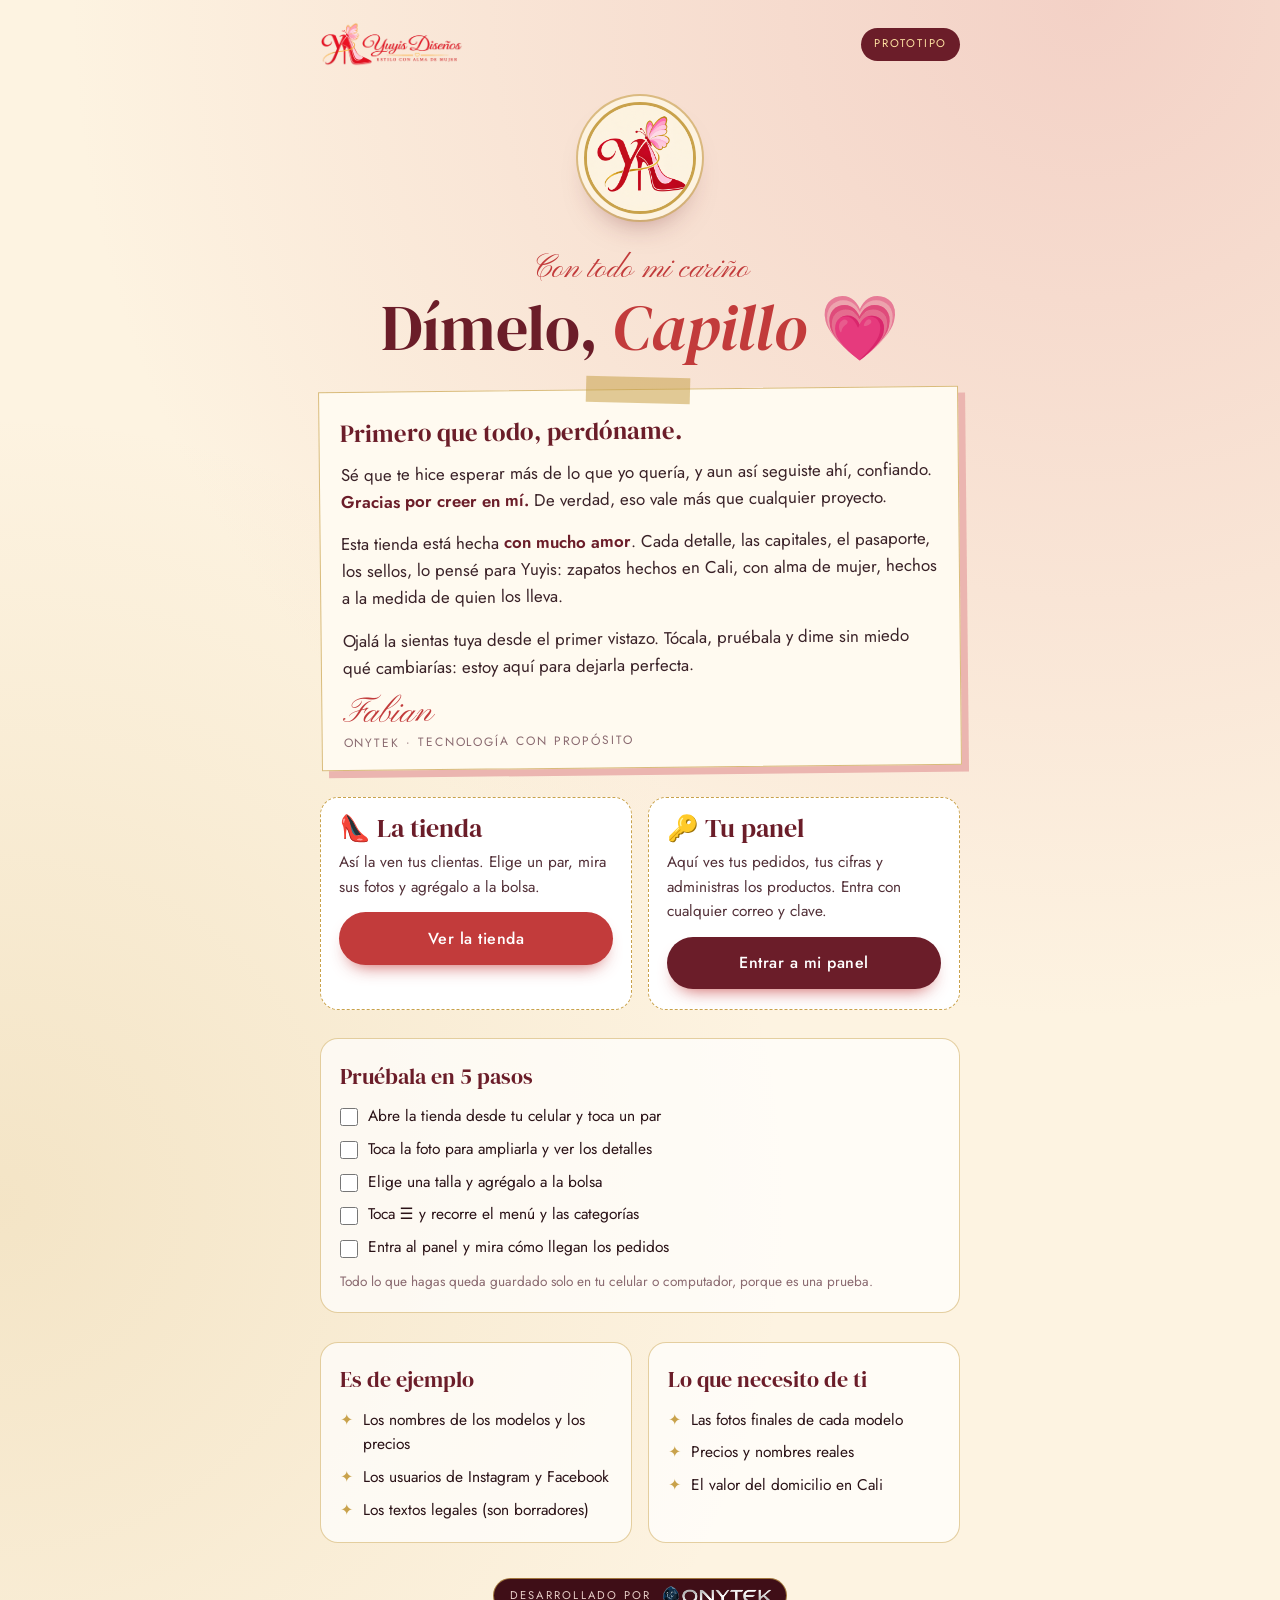
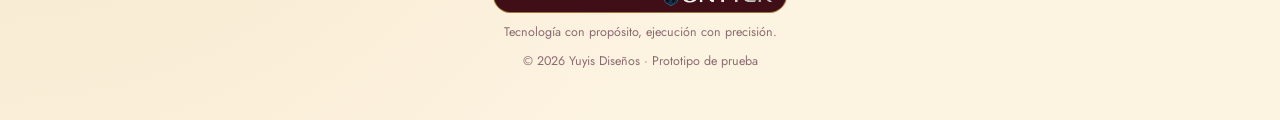
<file: yuyis/index.html>
<!DOCTYPE html>
<html lang="es">
<head>
<meta charset="utf-8">
<meta name="viewport" content="width=device-width, initial-scale=1">
<meta name="robots" content="noindex">
<meta name="theme-color" content="#C23B3B">
<title>Dímelo, Capillo · Prototipo Yuyis Diseños</title>
<link rel="icon" href="img/app-192.png"><link rel="apple-touch-icon" href="img/app-192.png">
<link rel="preconnect" href="https://fonts.googleapis.com"><link rel="preconnect" href="https://fonts.gstatic.com" crossorigin>
<link href="https://fonts.googleapis.com/css2?family=DM+Serif+Display:ital@0;1&family=Jost:wght@400;500;600&family=Pinyon+Script&family=Noto+Color+Emoji&display=swap" rel="stylesheet">
<style>
:root{--red:#C23B3B;--wine:#6B1D29;--deep:#3F0E17;--cream:#FDF3E1;--paper:#FFFAF0;--blush:#F8DDD6;--rose:#EBB5B0;--gold:#C9A24B;--ink:#2A1217;--display:"DM Serif Display",Georgia,serif,"Noto Color Emoji";--script:"Pinyon Script",cursive;--sans:"Jost",system-ui,"Segoe UI",sans-serif,"Noto Color Emoji"}
*{box-sizing:border-box;margin:0;padding:0}
html{-webkit-text-size-adjust:100%}
body{font-family:var(--sans);color:var(--ink);line-height:1.6;min-height:100dvh;overflow-x:hidden;background:radial-gradient(circle at 85% 0,rgba(235,181,176,.55),transparent 50%),radial-gradient(circle at 0 70%,rgba(201,162,75,.18),transparent 45%),var(--cream);padding:0 max(16px,env(safe-area-inset-right)) 3rem max(16px,env(safe-area-inset-left))}
.wrap{max-width:640px;margin:0 auto;display:flex;flex-direction:column;gap:1.8rem;padding-top:max(1.4rem,env(safe-area-inset-top))}
.top{display:flex;justify-content:space-between;align-items:center;gap:1rem}
.top img{height:44px;width:auto}
.tag{background:var(--wine);color:#FFE3A3;font-size:.7rem;letter-spacing:.16em;text-transform:uppercase;padding:.45rem .8rem;border-radius:999px;white-space:nowrap}
.hero{text-align:center;position:relative;padding-top:.4rem}
.hero .iso{width:112px;height:112px;margin:0 auto .6rem;border-radius:50%;border:3px solid var(--gold);box-shadow:0 0 0 6px var(--cream),0 0 0 8px rgba(201,162,75,.6),0 18px 30px -12px rgba(107,29,41,.5);animation:bob 4s ease-in-out infinite;background:var(--cream)}
@keyframes bob{50%{transform:translateY(-6px) rotate(-2deg)}}
.hero .script{font-family:var(--script);color:var(--red);font-size:2rem;display:block;margin-top:.8rem}
h1{font-family:var(--display);font-weight:400;font-size:clamp(2.6rem,12vw,4rem);line-height:1;color:var(--wine);margin-top:.1rem}
h1 em{color:var(--red)}
.heart{position:absolute;font-size:1.3rem;opacity:0;animation:rise 6s ease-in infinite}
@keyframes rise{0%{transform:translateY(20px);opacity:0}15%{opacity:.9}100%{transform:translateY(-90px) rotate(15deg);opacity:0}}
.letter{position:relative;background:var(--paper);border:1px solid rgba(201,162,75,.7);padding:1.6rem 1.3rem 1.3rem;box-shadow:7px 7px 0 var(--rose);transform:rotate(-.6deg)}
.letter::before{content:"";position:absolute;left:50%;top:-13px;width:104px;height:26px;transform:translateX(-50%) rotate(2deg);background:rgba(201,162,75,.55)}
.letter p{font-size:1.06rem;color:#3a2228;margin-bottom:.95rem}
.letter p b{color:var(--wine);font-weight:600}
.letter .big{font-family:var(--display);font-size:1.55rem;line-height:1.15;color:var(--wine);margin-bottom:.9rem}
.sign{font-family:var(--script);font-size:2.2rem;color:var(--red);line-height:1;margin-top:.3rem}
.sign small{display:block;font-family:var(--sans);font-size:.75rem;letter-spacing:.16em;text-transform:uppercase;color:#8a6a70;margin-top:.3rem}
.doors{display:grid;grid-template-columns:minmax(0,1fr);gap:1rem}
.door{position:relative;background:#fff;border:1px dashed var(--gold);padding:1.1rem 1.1rem 1.2rem;border-radius:18px;display:flex;flex-direction:column;gap:.5rem}
.door h2{font-family:var(--display);font-weight:400;font-size:1.6rem;color:var(--wine);line-height:1.05}
.door p{font-size:.96rem;color:#523038}
.btn{display:inline-flex;justify-content:center;align-items:center;gap:.4rem;text-decoration:none;background:var(--red);color:#fff;border-radius:999px;padding:.85rem 1.2rem;font-weight:500;letter-spacing:.03em;margin-top:.3rem;box-shadow:0 10px 18px -10px rgba(194,59,59,.9);transition:transform .2s}
.btn:active{transform:scale(.97)}.btn.wine{background:var(--wine)}
.sec{background:rgba(255,255,255,.7);border:1px solid rgba(201,162,75,.5);border-radius:18px;padding:1.2rem}
.sec h3{font-family:var(--display);font-weight:400;font-size:1.4rem;color:var(--wine);margin-bottom:.6rem}
.sec ul{list-style:none;display:grid;gap:.5rem}
.sec li{display:flex;gap:.6rem;align-items:flex-start;font-size:.97rem}
.sec li label{display:flex;gap:.6rem;align-items:flex-start;cursor:pointer}
.sec li input{margin-top:.28rem;accent-color:var(--red);width:18px;height:18px;flex:none}
.sec li::before{content:"✦";color:var(--gold);flex:none}.sec li:has(label)::before{content:none}
.two{display:grid;grid-template-columns:minmax(0,1fr);gap:1rem}
.hint{font-size:.85rem;color:#8a6a70;margin-top:.7rem}
.foot{display:flex;flex-direction:column;align-items:center;gap:.6rem;margin-top:.4rem;text-align:center}
.by{display:inline-flex;align-items:center;gap:.7rem;text-decoration:none;padding:.4rem .9rem .4rem 1rem;border:1px solid rgba(201,162,75,.7);border-radius:999px;background:var(--deep);color:#E8CFC9;font-size:.7rem;letter-spacing:.2em;text-transform:uppercase}
.by img{height:20px;width:auto}
.foot small{font-size:.78rem;color:#8a6a70}
@media (min-width:640px){.doors,.two{grid-template-columns:repeat(2,minmax(0,1fr))}}
@media (prefers-reduced-motion:reduce){.hero .iso,.heart{animation:none}}
</style>
</head>
<body>
<div class="wrap">
  <div class="top"><img src="img/horizontal-recortado.png" alt="Yuyis Diseños · Estilo con alma de mujer"><span class="tag">Prototipo</span></div>

  <header class="hero">
    <span class="heart" style="left:12%;bottom:30%">💗</span><span class="heart" style="right:14%;bottom:40%;animation-delay:-2s">✨</span><span class="heart" style="left:30%;bottom:10%;animation-delay:-4s">🎀</span>
    <img class="iso" src="img/isotipo-redondeado.png" alt="">
    <span class="script">Con todo mi cariño</span>
    <h1>Dímelo, <em>Capillo</em> 💗</h1>
  </header>

  <section class="letter" aria-label="Mensaje de Fabian">
    <p class="big">Primero que todo, perdóname.</p>
    <p>Sé que te hice esperar más de lo que yo quería, y aun así seguiste ahí, confiando. <b>Gracias por creer en mí.</b> De verdad, eso vale más que cualquier proyecto.</p>
    <p>Esta tienda está hecha <b>con mucho amor</b>. Cada detalle, las capitales, el pasaporte, los sellos, lo pensé para Yuyis: zapatos hechos en Cali, con alma de mujer, hechos a la medida de quien los lleva.</p>
    <p>Ojalá la sientas tuya desde el primer vistazo. Tócala, pruébala y dime sin miedo qué cambiarías: estoy aquí para dejarla perfecta.</p>
    <div class="sign">Fabian<small>Onytek · Tecnología con propósito</small></div>
  </section>

  <div class="doors">
    <div class="door"><h2>👠 La tienda</h2><p>Así la ven tus clientas. Elige un par, mira sus fotos y agrégalo a la bolsa.</p><a class="btn" href="tienda.html">Ver la tienda</a></div>
    <div class="door"><h2>🔑 Tu panel</h2><p>Aquí ves tus pedidos, tus cifras y administras los productos. Entra con cualquier correo y clave.</p><a class="btn wine" href="panel.html">Entrar a mi panel</a></div>
  </div>

  <section class="sec">
    <h3>Pruébala en 5 pasos</h3>
    <ul>
      <li><label><input type="checkbox"> Abre la tienda desde tu celular y toca un par</label></li>
      <li><label><input type="checkbox"> Toca la foto para ampliarla y ver los detalles</label></li>
      <li><label><input type="checkbox"> Elige una talla y agrégalo a la bolsa</label></li>
      <li><label><input type="checkbox"> Toca ☰ y recorre el menú y las categorías</label></li>
      <li><label><input type="checkbox"> Entra al panel y mira cómo llegan los pedidos</label></li>
    </ul>
    <p class="hint">Todo lo que hagas queda guardado solo en tu celular o computador, porque es una prueba.</p>
  </section>

  <div class="two">
    <section class="sec"><h3>Es de ejemplo</h3><ul><li>Los nombres de los modelos y los precios</li><li>Los usuarios de Instagram y Facebook</li><li>Los textos legales (son borradores)</li></ul></section>
    <section class="sec"><h3>Lo que necesito de ti</h3><ul><li>Las fotos finales de cada modelo</li><li>Precios y nombres reales</li><li>El valor del domicilio en Cali</li></ul></section>
  </div>

  <footer class="foot">
    <a class="by" href="https://onytek.co" target="_blank" rel="noopener" aria-label="Desarrollado por Onytek"><span>Desarrollado por</span><img src="img/onytek.png" alt="Onytek"></a>
    <small>Tecnología con propósito, ejecución con precisión.</small>
    <small>© 2026 Yuyis Diseños · Prototipo de prueba</small>
  </footer>
</div>
</body>
</html>
</file>
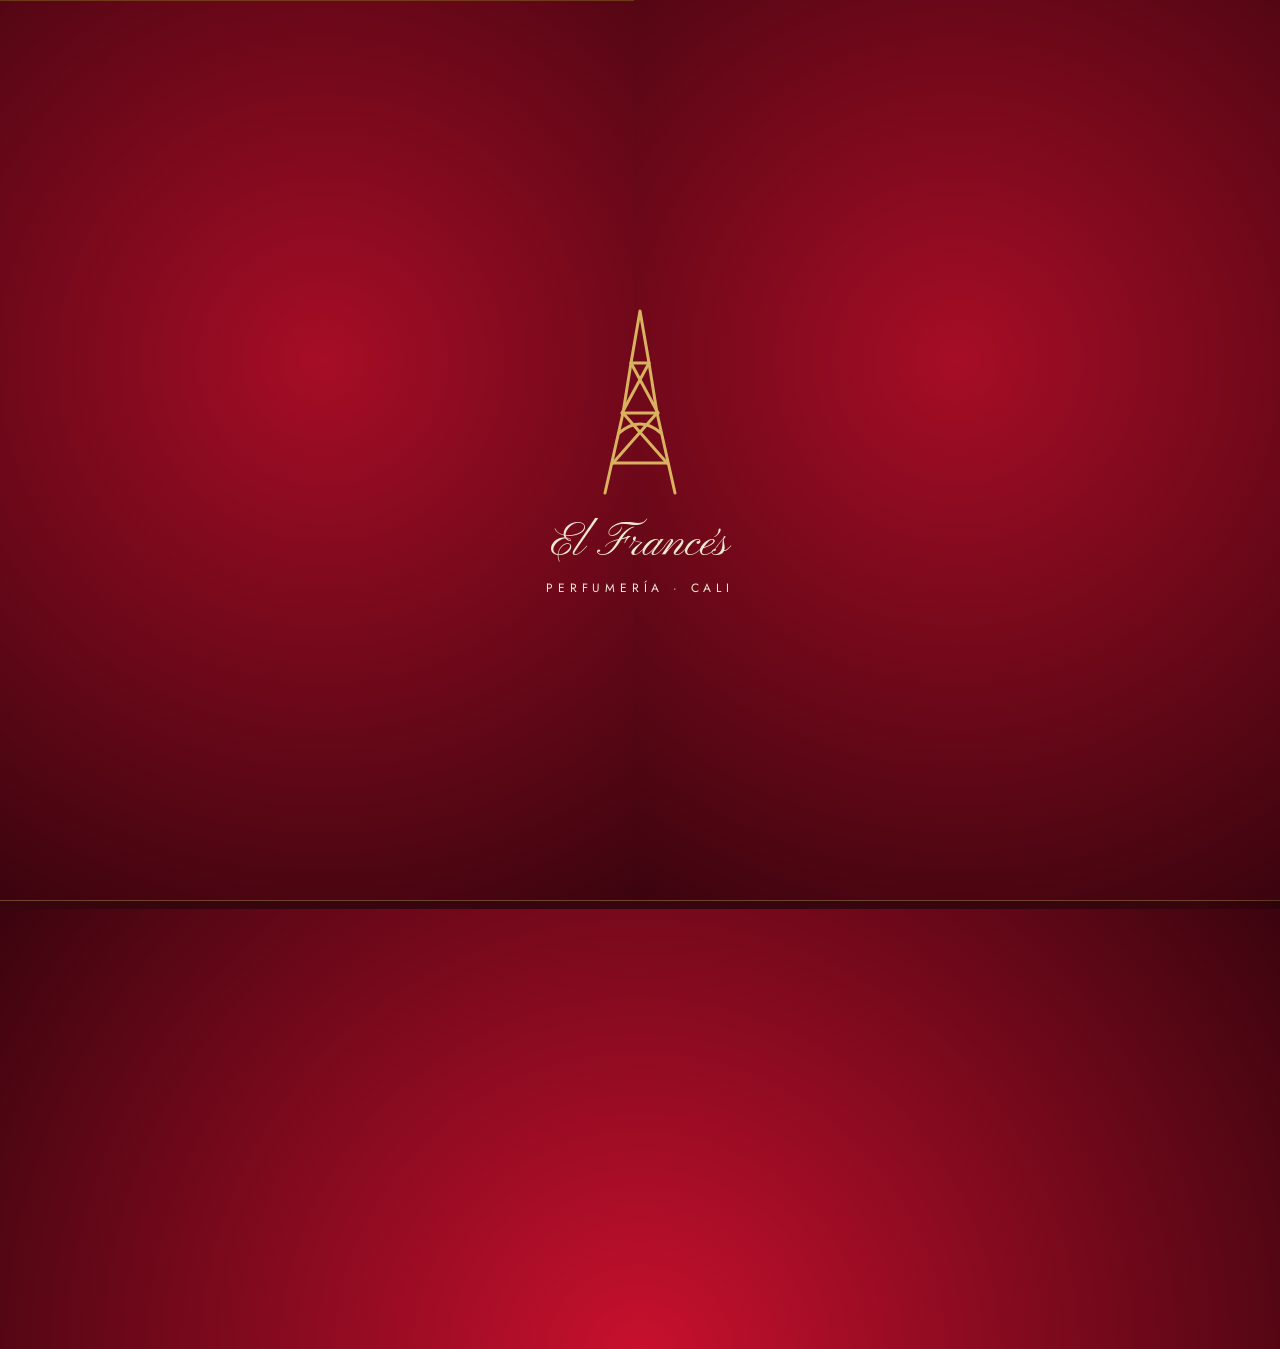
<file: elfrances/prototipo/index.html>
<!DOCTYPE html>
<html lang="es">
<head>
<meta charset="utf-8">
<meta name="viewport" content="width=device-width,initial-scale=1,viewport-fit=cover">
<title>Perfumería El Francés · Tu esencia, hecha sobre pedido</title>
<meta name="theme-color" content="#14100E">
<link rel="preconnect" href="https://fonts.googleapis.com"><link rel="preconnect" href="https://fonts.gstatic.com" crossorigin>
<link href="https://fonts.googleapis.com/css2?family=Jost:wght@400;500;600;700&family=Pinyon+Script&family=Playfair+Display:ital,wght@0,500;0,700;0,900;1,500;1,700&display=swap" rel="stylesheet">
<link rel="stylesheet" href="css/style.css">
<link rel="stylesheet" href="css/x.css">
</head>
<body>
<div id="loader"><div class="curt cl"></div><div class="curt cr"></div><div class="ld"><div id="ldE"></div><div class="ln">El Francés</div><div class="ls">PERFUMERÍA · CALI</div></div></div>
<div id="wipe"></div>
<div class="toasts" id="toasts" aria-live="polite"></div>
<div class="scr" id="scrim"></div>

<!-- BIENVENIDA: dos puertas -->
<main class="view" id="v-welcome">
  <canvas id="pc"></canvas>
  <div class="doors2">
    <a class="dr1 red" href="#tienda" data-act="go" data-to="tienda"><div class="in"><small>Para clientes</small><h2>La <i>tienda</i></h2><p>Elige tu inspiración y Diego te la prepara sobre pedido.</p><span class="arr">Entrar <b>&rarr;</b></span></div><div class="ghost">TIENDA</div></a>
    <a class="dr1 blk" href="#panel" data-act="go" data-to="panel"><div class="in"><small>Solo Diego</small><h2>El <i>panel</i></h2><p>Pedidos, cuentas y quién te debe, todo en un lugar.</p><span class="arr">Entrar <b>&rarr;</b></span></div><div class="ghost r">PANEL</div></a>
    <div class="seal"><svg viewBox="0 0 300 300" class="ring"><defs><path id="cir" d="M150,150 m-118,0 a118,118 0 1,1 236,0 a118,118 0 1,1 -236,0"/></defs><text><textPath href="#cir" startOffset="0">PERFUMERÍA EL FRANCÉS ✦ ESENCIAS SOBRE PEDIDO ✦ CALI, COLOMBIA ✦ </textPath></text></svg><img src="img/escudo.png" alt="Escudo de Perfumería El Francés" id="wShield"></div>
  </div>
  <div class="wfoot"><p>Versión de prueba con datos de ejemplo. Todo lo que toques funciona dentro de la página.</p></div>
  <div id="fWel"></div>
</main>

<!-- TIENDA -->
<div class="view" id="v-store">
  <div class="spot"></div>
  <div class="promo" id="promo"><span>🚚 Domicilio gratis en Cali &nbsp;·&nbsp; Usa el código FRANCES10 en tu pedido &nbsp;·&nbsp; Tu esencia, preparada sobre pedido &nbsp;·&nbsp; 🚚 Domicilio gratis en Cali &nbsp;·&nbsp; Usa el código FRANCES10 en tu pedido</span></div>
  <header class="tnav" id="tnav"><div class="tin">
    <button class="icb hmb" data-act="menu" aria-label="Abrir menú"><svg viewBox="0 0 24 24" width="24" height="24" fill="none" stroke="currentColor" stroke-width="2" stroke-linecap="round"><path d="M4 7h16M4 12h16M4 17h16"/></svg></button>
    <a class="tlogo" href="#tienda" data-act="scr" data-to="top" aria-label="El Francés"><img src="img/sello.png" alt=""><span>El Francés</span></a>
    <nav class="tlinks" id="tlinks" aria-label="Secciones">
      <a href="#tienda" data-act="scr" data-to="top">Inicio</a><a href="#tienda" data-act="scr" data-to="catalogo">Catálogo</a><a href="#tienda" data-act="scr" data-to="tamanos">Tamaños y precios</a><a href="#tienda" data-act="scr" data-to="como">Cómo pedir</a><a href="#tienda" data-act="scr" data-to="especial">Frasco especial</a><a href="#tienda" data-act="scr" data-to="faq">Preguntas</a>
    </nav>
    <div class="tact">
      <button class="icb" data-act="spin" aria-label="Sorpréndeme"><svg viewBox="0 0 24 24" width="22" height="22" fill="none" stroke="currentColor" stroke-width="2" stroke-linejoin="round"><path d="M12 3l2.200 6.300L21 12l-6.800 2.700L12 21l-2.200-6.300L3 12l6.800-2.700L12 3Z"/></svg></button>
      <button class="icb" data-act="favs" aria-label="Favoritos"><svg viewBox="0 0 24 24" width="22" height="22" fill="none" stroke="currentColor" stroke-width="2"><path d="M12 21s-8-5.200-8-11a4.500 4.500 0 0 1 8-2.800A4.500 4.500 0 0 1 20 10c0 5.800-8 11-8 11Z"/></svg><span class="bd" id="favBd2" style="display:none">0</span></button>
      <button class="icb" id="bagBtn" data-act="bag" aria-label="Mi pedido"><svg viewBox="0 0 24 24" width="22" height="22" fill="none" stroke="currentColor" stroke-width="2" stroke-linecap="round"><path d="M6 7h12l1 13H5L6 7Z"/><path d="M9 7a3 3 0 0 1 6 0"/></svg><span class="bd" id="bagBd2" style="display:none">0</span></button>
      <a class="icb" href="#panel" aria-label="Panel de Diego"><svg viewBox="0 0 24 24" width="22" height="22" fill="none" stroke="currentColor" stroke-width="2" stroke-linecap="round"><circle cx="12" cy="8" r="4"/><path d="M4 21a8 8 0 0 1 16 0"/></svg></a>
    </div></div></header>

  <section class="xh" id="top">
    <div class="bigword" aria-hidden="true">FRANCÉS</div>
    <div class="xh-in">
      <div class="eyebrow">Perfumería El Francés · Cali</div>
      <h1><span>Los perfumes que amas,</span><span><i>desde</i> <b id="hMinH"></b></span></h1>
      <p class="hsub">Más de 160 esencias inspiradas en Chanel, Carolina Herrera, Hugo Boss y más. Las preparamos sobre pedido, solo para ti.</p>
      <div class="hstage" id="hStage">
        <svg class="hring" viewBox="0 0 400 400"><defs><path id="cir2" d="M200,200 m-176,0 a176,176 0 1,1 352,0 a176,176 0 1,1 -352,0"/></defs><text><textPath href="#cir2">HOY HUELE A ✦ HOY HUELE A ✦ HOY HUELE A ✦ HOY HUELE A ✦ HOY HUELE A ✦ HOY HUELE A ✦ </textPath></text></svg>
        <div class="hb" id="hBottle"></div>
      </div>
      <div class="hname"><small id="hGen"></small><b id="hName"></b></div>
      <div class="hcta"><a class="btn btn-gold" href="#tienda" data-act="scr" data-to="catalogo">Ver catálogo</a><button class="btn btn-line" data-act="spin">Sorpréndeme ✦</button></div>
      <div class="hq"><span>Elige rápido:</span><button data-act="quick" data-g="Hombre">Para él</button><button data-act="quick" data-g="Mujer">Para ella</button><button data-act="quick" data-g="Todos">Todas</button></div>
      <ul class="trust"><li>Domicilio gratis en Cali</li><li>Pides por WhatsApp</li><li>Desde <b id="hMin"></b> la esencia</li></ul>
    </div>
  </section>

  <div class="marq2" id="marq" aria-label="Casas de inspiración"></div>

  <section class="sec-x" id="como">
    <div class="wrap">
      <div class="sh"><div class="eyebrow">Cómo pedir</div><h2>Fácil, en <i>cuatro</i> pasos</h2></div>
      <ol class="how">
        <li class="reveal"><span class="n">1</span><div><b>Elige tu esencia</b><p>Busca entre más de 160 inspiraciones para hombre y mujer.</p></div></li>
        <li class="reveal"><span class="n">2</span><div><b>Escoge el tamaño</b><p>1 onza, 1 onza cargada o 2 onzas cargadas.</p></div></li>
        <li class="reveal"><span class="n">3</span><div><b>Envía tu pedido</b><p>Con un toque le llega a Diego por WhatsApp, con todo listo.</p></div></li>
        <li class="reveal"><span class="n">4</span><div><b>Diego te la prepara</b><p>Sobre pedido, solo para ti. Coordinan el pago y la entrega.</p></div></li>
      </ol>
    </div>
  </section>

  <section class="sec-x" id="catalogo">
    <div class="wrap">
      <div class="sh"><div class="eyebrow">Catálogo</div><h2>Elige tu <i>inspiración</i></h2><p>Esencias inspiradas en las casas más famosas. Ni originales ni réplicas.</p></div>
      <div class="filters2" id="filters"></div>
      <div class="casas" id="casas"></div>
      <div class="count"><b id="cnt"></b><button class="lnk" data-act="spin">¿No sabes cuál? Sorpréndeme ✦</button></div>
      <div class="xgrid" id="grid"></div>
      <div style="text-align:center;margin-top:30px"><button class="btn btn-line" id="more" data-act="more" style="color:var(--gold)">Ver más</button></div>
      <div class="ask">¿No ves la tuya? <a id="askWa" target="_blank" rel="noopener">Pídesela a Diego por WhatsApp</a></div>
    </div>
  </section>

  <section class="sec-x light" id="tamanos">
    <div class="wrap">
      <div class="sh"><div class="eyebrow">Tamaños y precios</div><h2>Elige tu <i>frasco</i></h2><p>Pasa el mouse o toca un frasco para verlo llenarse.</p></div>
      <div class="envtog" id="envTog"></div>
      <div class="sizes" id="sizes"></div>
    </div>
  </section>

  <section class="esp" id="especial">
    <div class="wrap"><div class="esp-in"><div class="eyebrow" style="color:var(--gold)">A tu medida</div><h2>¿Quieres un frasco <i>especial</i>?</h2><p>Bonito, a pedido, para regalar o para ti. El precio lo acuerdas con Diego.</p><a class="btn btn-gold" id="espWa" target="_blank" rel="noopener">Hablar con Diego</a></div></div>
  </section>

  <section class="sec-x" id="faq">
    <div class="wrap" style="max-width:820px">
      <div class="sh"><div class="eyebrow">Dudas</div><h2>Lo que <i>preguntan</i></h2></div>
      <div class="fq on"><button data-act="faq">¿Qué significa sobre pedido?<b>+</b></button><div><p>Diego no maneja inventario de frascos terminados. Cuando haces tu pedido, él prepara tu esencia en la medida que elegiste.</p></div></div>
      <div class="fq"><button data-act="faq">¿Qué es una esencia cargada?<b>+</b></button><div><p>Lleva más gramos de esencia dentro del frasco: más intensidad y más duración que la medida normal.</p></div></div>
      <div class="fq"><button data-act="faq">¿Envase nuevo o recarga?<b>+</b></button><div><p>Con envase nuevo recibes el frasco lleno. Si traes tu envase, pagas menos porque solo recargas la esencia.</p></div></div>
      <div class="fq"><button data-act="faq">¿Cómo pago y cómo recibo?<b>+</b></button><div><p>Todo por WhatsApp: tu pedido le llega a Diego con el detalle y él te confirma el pago y la entrega en Cali.</p></div></div>
    </div>
  </section>
  <div id="fStore"></div>
</div>

<nav class="mbar" id="mbar" aria-label="Accesos rápidos"><button data-act="scr" data-to="catalogo"><svg viewBox="0 0 24 24" width="20" height="20" fill="none" stroke="currentColor" stroke-width="2" stroke-linecap="round"><path d="M9 3h6v4H9zM7 7h10v14H7z"/></svg>Catálogo</button><button data-act="spin">Sorpréndeme</button><button class="mb-bag" id="mbBag" data-act="bag"><svg viewBox="0 0 24 24" width="20" height="20" fill="none" stroke="currentColor" stroke-width="2" stroke-linecap="round"><path d="M6 7h12l1 13H5L6 7Z"/><path d="M9 7a3 3 0 0 1 6 0"/></svg><span id="mbTxt">Mi pedido</span></button></nav>

<!-- PANEL -->
<div class="view" id="v-panel"><div id="pl"></div><div id="pa" style="display:none"></div></div>

<!-- OVERLAYS -->
<div class="ov" id="ov-cfg"><div class="sheet"><button class="x" data-act="closeCfg" aria-label="Cerrar">&times;</button><div class="sheet-in" id="cfgBody"></div></div></div>
<div class="ov" id="ov-casas"><div class="sheet narrow"><button class="x" data-act="closeCasas" aria-label="Cerrar">&times;</button><div class="sheet-in" id="casasBody"></div></div></div>
<div class="ov" id="ov-menu"><div class="sheet narrow"><button class="x" data-act="closeMenu" aria-label="Cerrar">&times;</button><div class="sheet-in" id="menuBody"></div></div></div>
<div class="ov" id="ov-add"><div class="sheet narrow"><button class="x" data-act="closeAdd" aria-label="Cerrar">&times;</button><div class="sheet-in" id="addBody"></div></div></div>
<div class="ov ovp" id="ov-spin"><div class="sheet narrow"><button class="x" data-act="closeSpin" aria-label="Cerrar">&times;</button><div class="sheet-in" id="spinBody"></div></div></div>
<div class="ov" id="ov-legal"><div class="sheet narrow"><button class="x" data-act="closeLegal" aria-label="Cerrar">&times;</button><div class="sheet-in legaltxt" id="legalBody"></div></div></div>
<div class="ov ovp" id="ov-pm"><div class="sheet narrow"><button class="x" data-act="pmClose" aria-label="Cerrar">&times;</button><div class="sheet-in" id="pmBody"></div></div></div>

<aside class="dr" id="dr-bag" aria-label="Mi pedido"><div class="hd"><h3>Mi pedido</h3><button class="x" style="position:static" data-act="closeBag" aria-label="Cerrar">&times;</button></div><div class="bd" id="bagBd"></div><div class="ft" id="bagFt"></div></aside>
<aside class="dr" id="dr-fav" aria-label="Favoritos"><div class="hd"><h3>Mis favoritos</h3><button class="x" style="position:static" data-act="closeFav" aria-label="Cerrar">&times;</button></div><div class="bd" id="favBd"></div></aside>

<script src="js/catalog.js"></script>
<script src="js/data.js"></script>
<script src="js/fx.js"></script>
<script src="js/store.js"></script>
<script src="js/panel.js"></script>
<script src="js/main.js"></script>
</body>
</html>
</file>
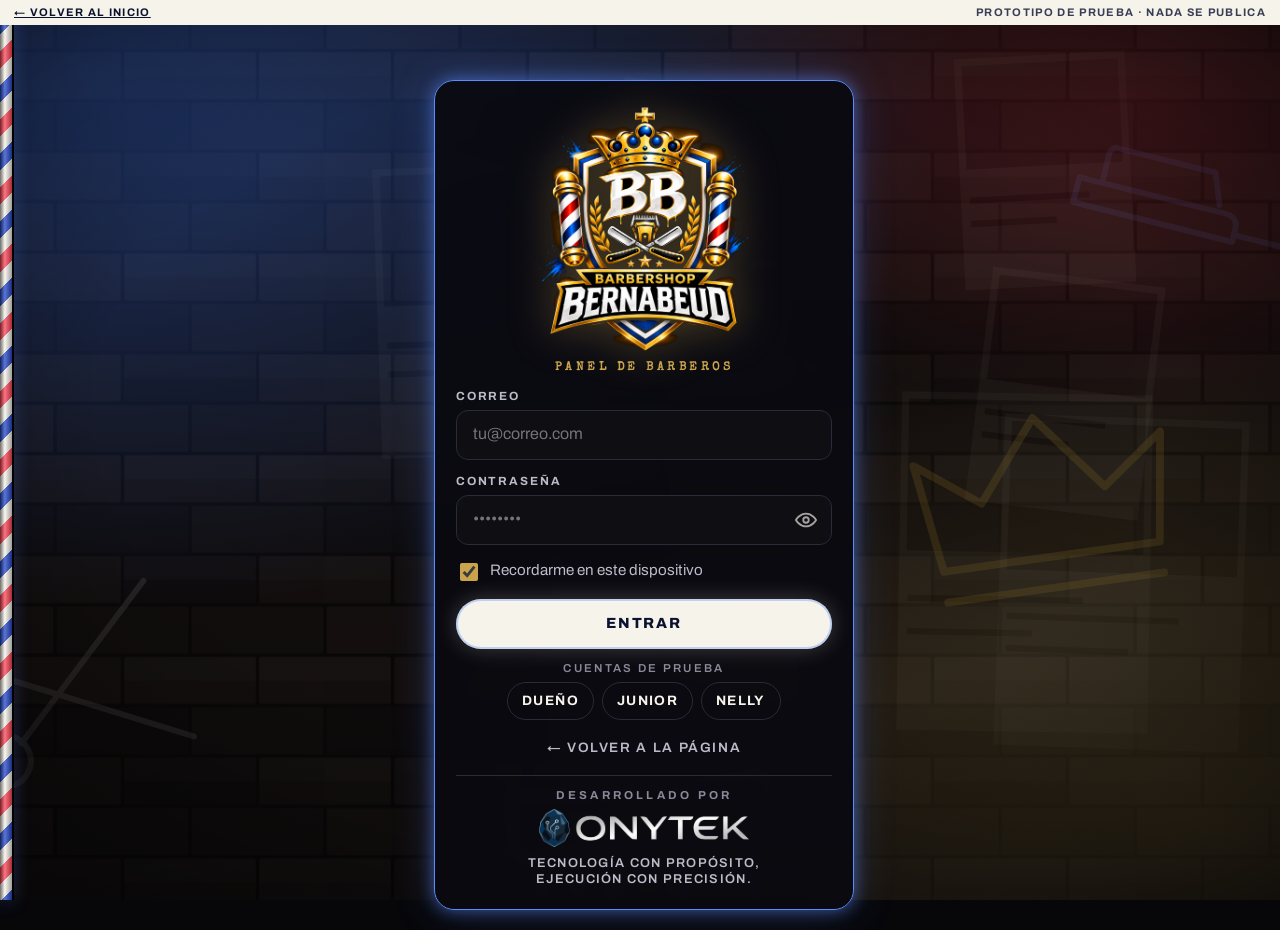
<file: bernabeud/panel.html>
<!doctype html>
<html lang="es">
<head>
<meta charset="utf-8">
<meta name="viewport" content="width=device-width, initial-scale=1, viewport-fit=cover">
<title>Panel · BERNABEUD Barbershop</title>
<meta name="robots" content="noindex, nofollow">
<meta name="theme-color" content="#0A0A0C">
<link rel="manifest" href="panel.webmanifest">
<link rel="icon" href="img/favicon.png">
<link rel="apple-touch-icon" href="img/app-192.png">
<link rel="preconnect" href="https://fonts.googleapis.com"><link rel="preconnect" href="https://fonts.gstatic.com" crossorigin>
<link rel="stylesheet" href="https://fonts.googleapis.com/css2?family=Archivo:wght@400;500;600;700;800&family=Bungee&family=Rubik+Spray+Paint&family=Special+Elite&display=swap">
<link rel="stylesheet" href="common.css">
<link rel="stylesheet" href="panel.css">
<style>.pbar{position:fixed;top:0;left:0;right:0;z-index:200;display:flex;justify-content:space-between;gap:10px;align-items:center;padding:6px max(14px,env(safe-area-inset-left,0px));padding-top:calc(6px + env(safe-area-inset-top,0px));background:#F6F3EA;color:#0b1230;font:700 11px/1.2 Archivo,system-ui,sans-serif;letter-spacing:.12em;text-transform:uppercase}.pbar a{color:#0b1230}.pbar span{opacity:.8}@media(max-width:560px){.pbar span{display:none}}body{padding-top:30px}.top{top:30px!important}.lg{padding-top:50px}@media(min-width:900px){.side{top:96px!important}}.cta-bar{display:none}@media(max-width:899px){.cta-bar{display:block}}</style></head>
<body class="street"><div class="pbar"><a href="index.html">← Volver al inicio</a><span>Prototipo de prueba · nada se publica</span></div>
<div class="rail" aria-hidden="true"></div>

<!-- ACCESO -->
<main class="lg" id="gate">
  <form class="lg-card" id="loginForm" novalidate>
    <img class="lg-logo" src="img/logo-main.png" alt="BERNABEUD Barbershop">
    <p class="eyebrow">Panel de barberos</p>
    <div class="field"><label for="lEmail">Correo</label><input class="in" id="lEmail" type="email" autocomplete="username" inputmode="email" autocapitalize="off" placeholder="tu@correo.com"></div>
    <div class="field"><label for="lPass">Contraseña</label>
      <div class="pw"><input class="in" id="lPass" type="password" autocomplete="current-password" placeholder="••••••••">
        <button class="eye" type="button" id="eye" aria-label="Mostrar contraseña"><svg viewBox="0 0 24 24" fill="none" stroke="currentColor" stroke-width="2" stroke-linecap="round" stroke-linejoin="round"><path d="M1 12s4-7 11-7 11 7 11 7-4 7-11 7S1 12 1 12z"/><circle cx="12" cy="12" r="3"/></svg></button></div></div>
    <label class="chk"><input type="checkbox" id="lRem" checked> Recordarme en este dispositivo</label>
    <p class="err" id="lErr" hidden></p>
    <button class="btn" type="submit">Entrar</button>
    <div class="demo"><span>Cuentas de prueba</span>
      <button type="button" class="chip" data-demo="dueno@bernabeud.demo|bernabeud">Dueño</button>
      <button type="button" class="chip" data-demo="junior@bernabeud.demo|junior123">Junior</button>
      <button type="button" class="chip" data-demo="nelly@bernabeud.demo|nelly123">Nelly</button></div>
    <a class="back" href="sitio.html">← Volver a la página</a>
    <div class="lg-on"><span>Desarrollado por</span><img src="img/onytek.png" alt="Onytek"><em>Tecnología con propósito, ejecución con precisión.</em></div>
  </form>
</main>

<!-- APP -->
<div class="app" id="app" hidden>
  <header class="top">
    <img class="top-logo" src="img/monograma.png" alt="">
    <div class="top-t"><b id="whoName">Panel</b><small id="whoRole"></small></div>
    <a class="ib" href="sitio.html" aria-label="Ver la página"><svg viewBox="0 0 24 24" fill="none" stroke="currentColor" stroke-width="2" stroke-linecap="round" stroke-linejoin="round"><path d="M3 11l9-8 9 8v10a1 1 0 01-1 1h-5v-7H9v7H4a1 1 0 01-1-1z"/></svg><span>Sitio</span></a>
    <button class="ib" type="button" id="logout" aria-label="Cerrar sesión"><svg viewBox="0 0 24 24" fill="none" stroke="currentColor" stroke-width="2" stroke-linecap="round" stroke-linejoin="round"><path d="M9 21H5a2 2 0 01-2-2V5a2 2 0 012-2h4M16 17l5-5-5-5M21 12H9"/></svg><span>Salir</span></button>
  </header>

  <nav class="side" id="nav" aria-label="Secciones"></nav>

  <main class="main">
    <section id="v-agenda" class="view"></section>
    <section id="v-servicios" class="view" hidden></section>
    <section id="v-equipo" class="view" hidden></section>
    <section id="v-horarios" class="view" hidden></section>
    <section id="v-ajustes" class="view" hidden></section>

    <footer class="pfoot">
      <div class="hz"></div>
      <div class="onytek">
        <span class="by">Desarrollado por</span>
        <img src="img/onytek.png" alt="Onytek">
        <p class="lema">Tecnología con propósito, <span>ejecución con precisión.</span></p>
      </div>
      <p class="mini">BERNABEUD Barbershop · Panel de gestión</p>
    </footer>
  </main>

  <button class="fab" type="button" id="fab" aria-label="Nueva cita"><svg viewBox="0 0 24 24" fill="none" stroke="currentColor" stroke-width="3" stroke-linecap="round"><path d="M12 5v14M5 12h14"/></svg></button>
</div>

<!-- hoja: formularios -->
<div class="layer" id="sheet" aria-hidden="true" role="dialog" aria-modal="true" aria-labelledby="shT">
  <div class="scrim"></div>
  <div class="sheet">
    <div class="sh-head"><h2 id="shT"></h2><button class="x" type="button" data-close aria-label="Cerrar">×</button></div>
    <div class="sh-body" id="shB"></div>
    <div class="sh-foot" id="shF"></div>
  </div>
</div>
<div class="toast" id="toast" role="status"></div>

<script src="core.js"></script>
<script src="panel.js"></script>
<script>if ('serviceWorker' in navigator) addEventListener('load', function () { navigator.serviceWorker.register('sw.js').catch(function () {}); });</script>
</body>
</html>
</file>
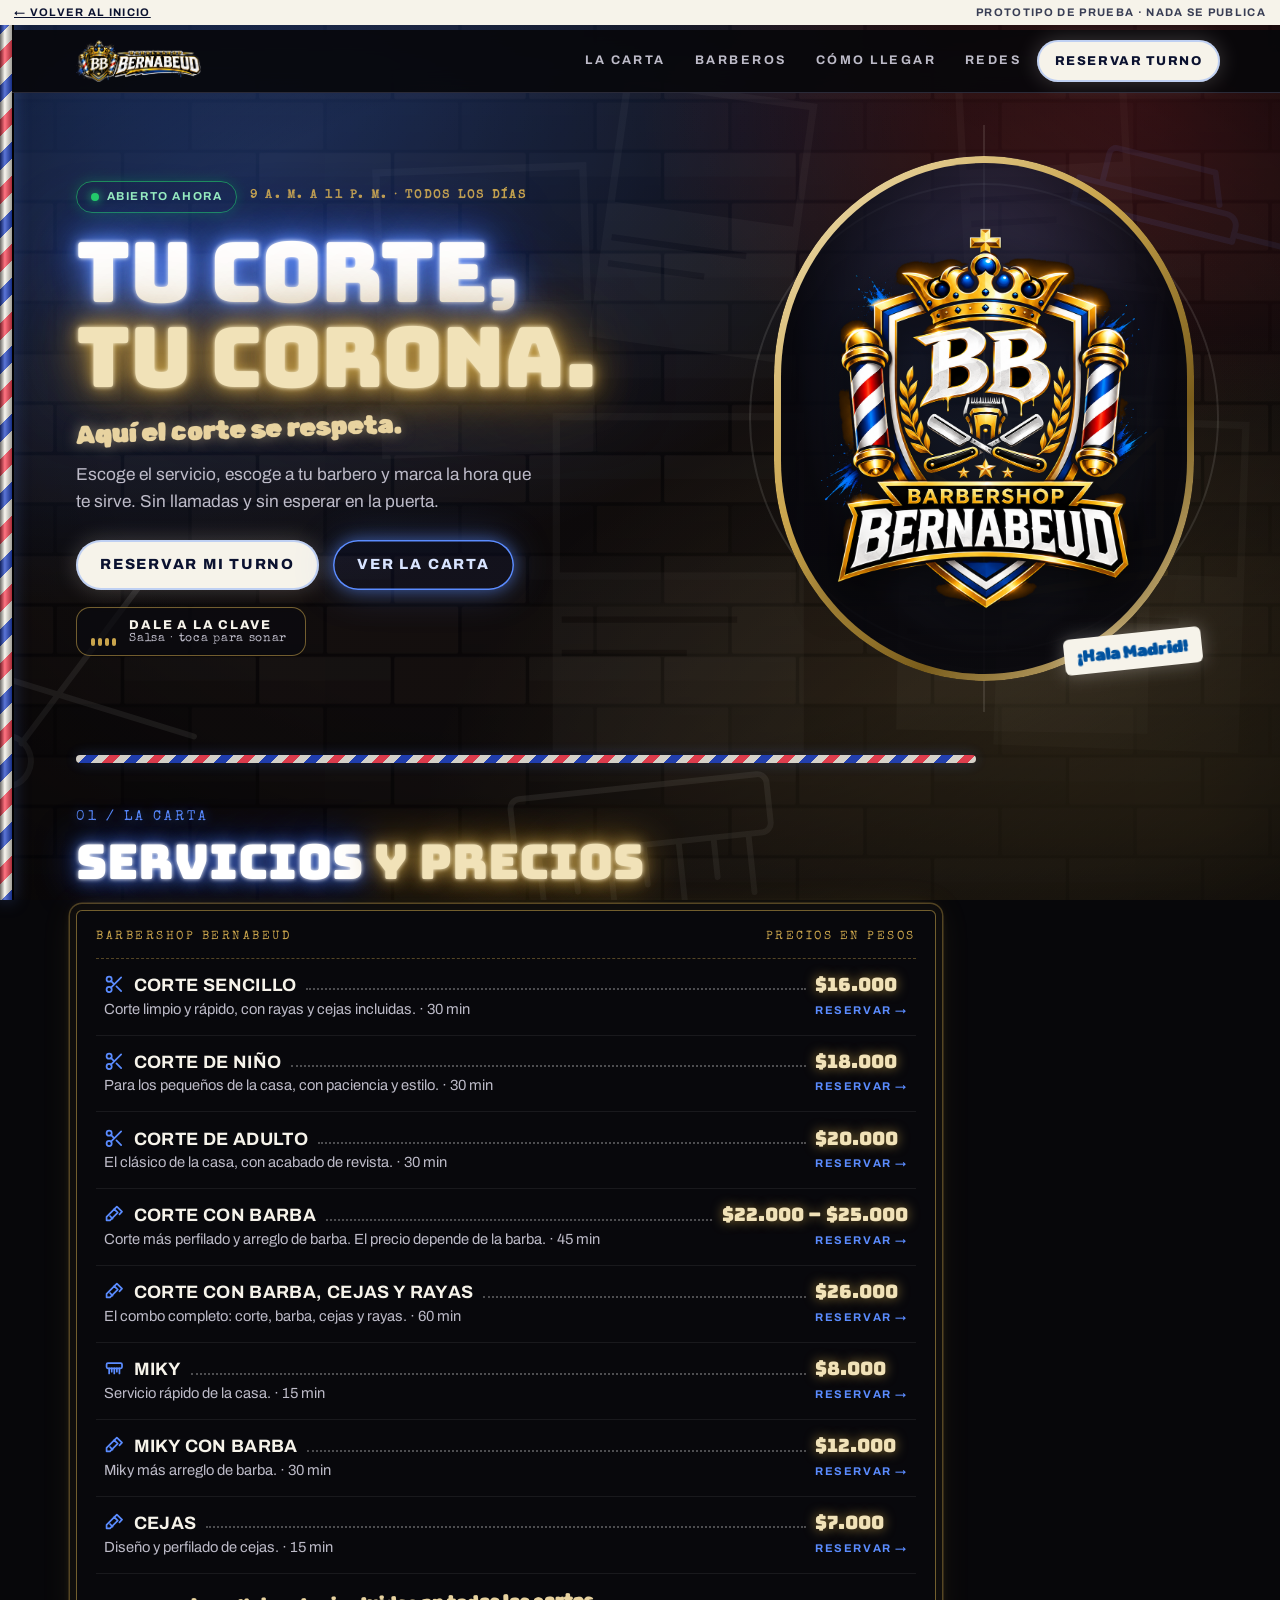
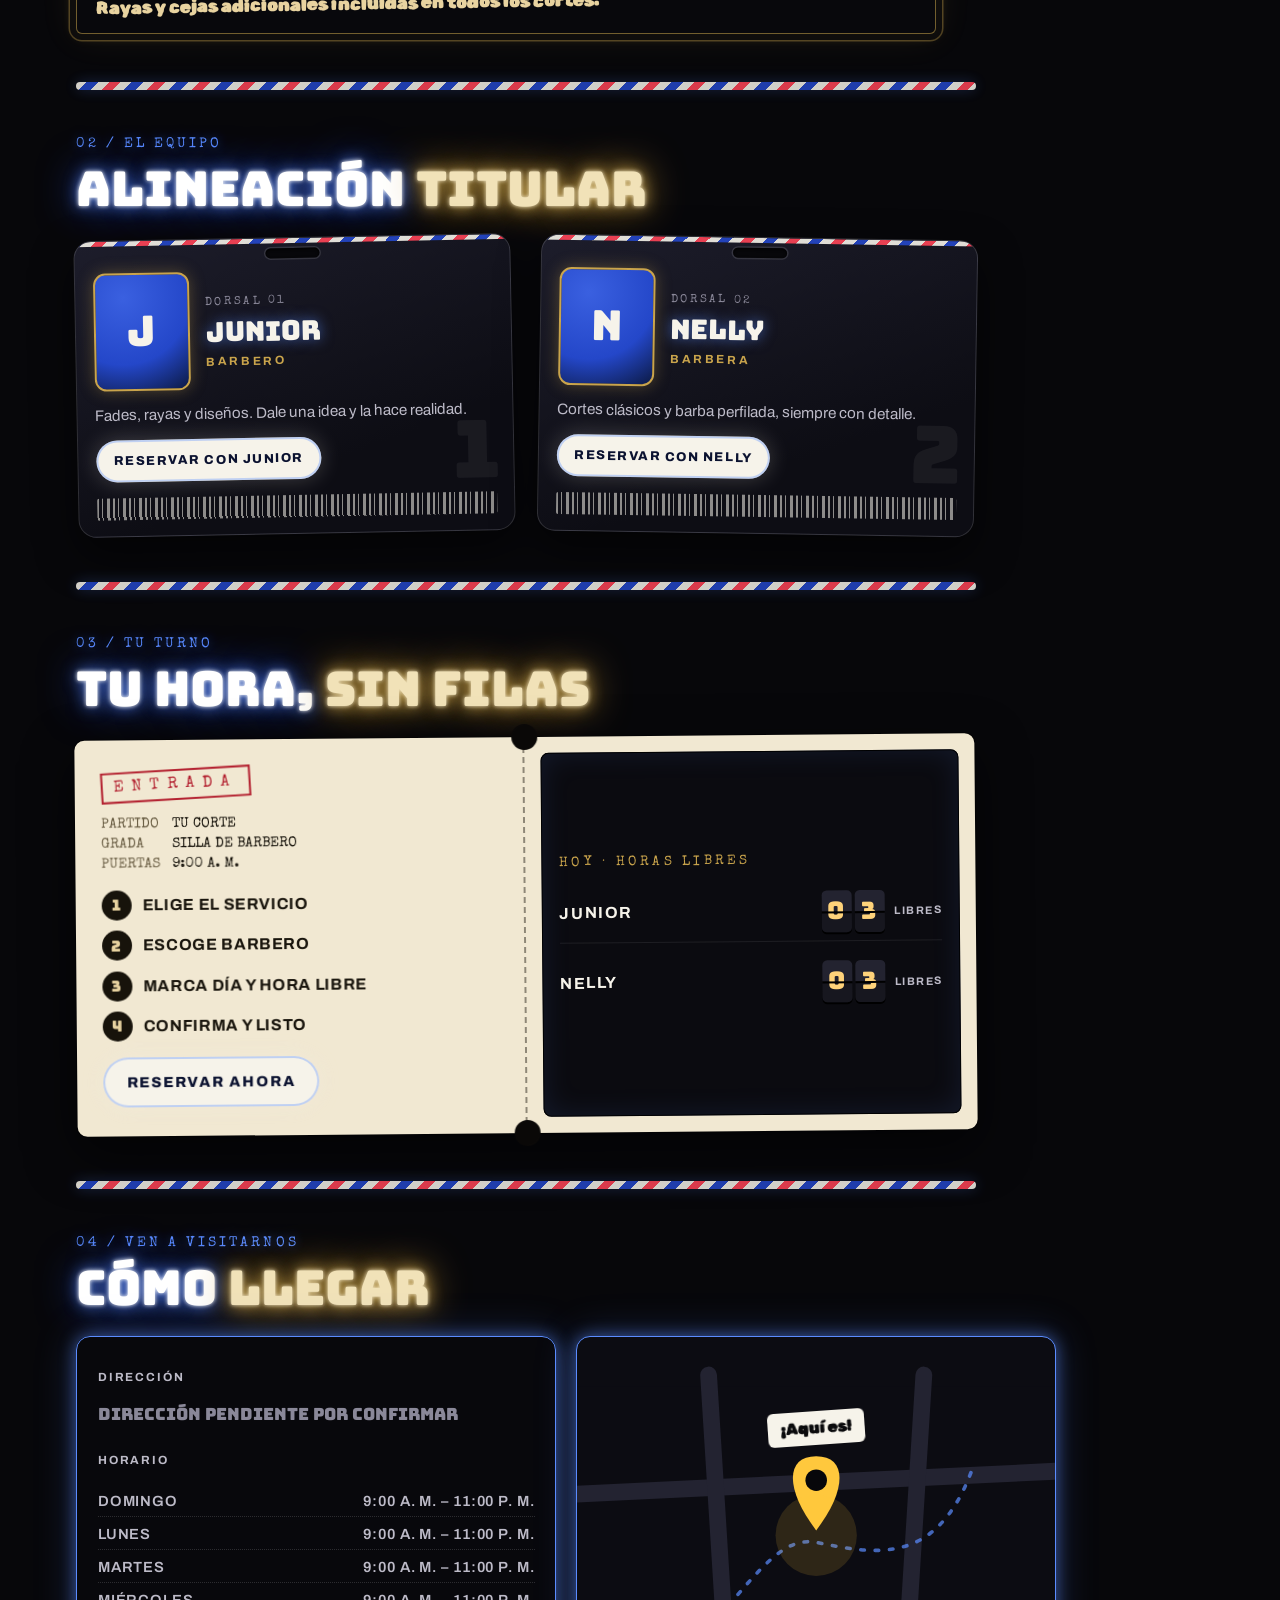
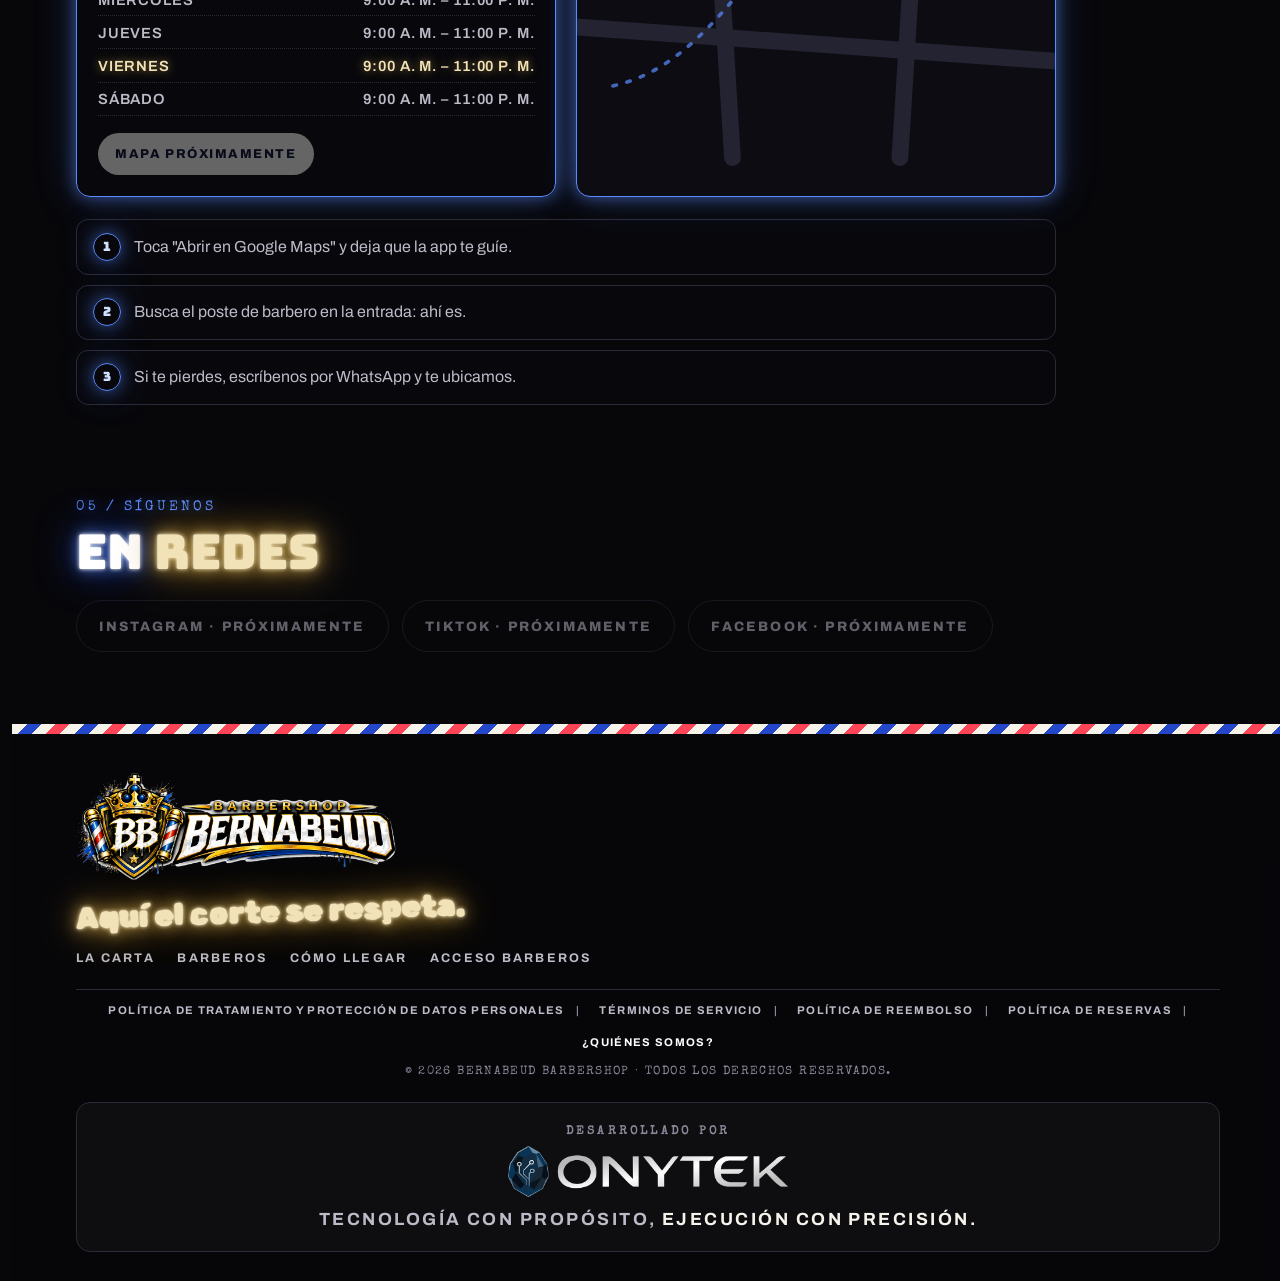
<file: bernabeud/sitio.html>
<!doctype html>
<html lang="es">
<head>
<meta charset="utf-8">
<meta name="viewport" content="width=device-width, initial-scale=1, viewport-fit=cover">
<title>BERNABEUD Barbershop</title>
<meta name="description" content="BERNABEUD Barbershop: cortes, barba, cejas y rayas. Elige tu servicio, tu barbero y reserva tu turno.">
<meta name="theme-color" content="#07070A">
<meta name="robots" content="noindex">
<link rel="icon" href="img/favicon.png">
<link rel="manifest" href="manifest.webmanifest">
<link rel="apple-touch-icon" href="img/app-192.png">
<link rel="preconnect" href="https://fonts.googleapis.com">
<link rel="preconnect" href="https://fonts.gstatic.com" crossorigin>
<link href="https://fonts.googleapis.com/css2?family=Archivo:wght@400;500;600;700;800&family=Bungee&family=Rubik+Spray+Paint&family=Special+Elite&display=swap" rel="stylesheet">
<link rel="stylesheet" href="common.css">
<link rel="stylesheet" href="site.css">
<style>.pbar{position:fixed;top:0;left:0;right:0;z-index:200;display:flex;justify-content:space-between;gap:10px;align-items:center;padding:6px max(14px,env(safe-area-inset-left,0px));padding-top:calc(6px + env(safe-area-inset-top,0px));background:#F6F3EA;color:#0b1230;font:700 11px/1.2 Archivo,system-ui,sans-serif;letter-spacing:.12em;text-transform:uppercase}.pbar a{color:#0b1230}.pbar span{opacity:.8}@media(max-width:560px){.pbar span{display:none}}body{padding-top:30px}.top{top:30px!important}.lg{padding-top:50px}@media(min-width:900px){.side{top:96px!important}}.cta-bar{display:none}@media(max-width:899px){.cta-bar{display:block}}</style></head>
<body class="street"><div class="pbar"><a href="index.html">← Volver al inicio</a><span>Prototipo de prueba · nada se publica</span></div>
<div class="rail" aria-hidden="true"></div>

<header class="top" id="top">
  <div class="wrap bar">
    <a class="brand" href="#inicio" aria-label="BERNABEUD Barbershop, inicio"><img src="img/logo-horizontal.png" alt="BERNABEUD Barbershop" width="1100" height="370"></a>
    <nav class="nav" aria-label="Secciones">
      <a href="#servicios">La carta</a><a href="#barberos">Barberos</a><a href="#llegar">Cómo llegar</a><a href="#redes">Redes</a>
    </nav>
    <div class="actions">
      <button class="btn ghost small inst" type="button" data-install hidden>Instalar</button>
      <button class="btn small" type="button" data-book>Reservar turno</button>
    </div>
  </div>
  <nav class="chips" id="bnav" aria-label="Ir a">
    <a href="#inicio" data-s="inicio">Inicio</a><a href="#servicios" data-s="servicios">La carta</a><a href="#barberos" data-s="barberos">Barberos</a><a href="#reservar" data-s="reservar">Turno</a><a href="#llegar" data-s="llegar">Llegar</a><a href="#redes" data-s="redes">Redes</a>
  </nav>
</header>

<main>
  <!-- PORTADA -->
  <section class="hero" id="inicio" aria-labelledby="h1">
    <div class="wrap hero-grid">
      <div class="hero-copy">
        <p class="eyebrow open-line"><span class="pill live" id="openPill"></span><span id="hoursPill"></span></p>
        <h1 id="h1"><span class="neon-w">Tu corte,</span><span class="neon-g">tu corona.</span></h1>
        <p class="marker tagline" id="tagline"></p>
        <p class="lead">Escoge el servicio, escoge a tu barbero y marca la hora que te sirve. Sin llamadas y sin esperar en la puerta.</p>
        <div class="cta">
          <button class="btn" type="button" data-book>Reservar mi turno</button>
          <a class="btn ghost" href="#servicios">Ver la carta</a>
        </div>
        <button class="clave" id="clave" type="button" aria-pressed="false" aria-label="Activar o apagar la clave de salsa"><span class="eq" aria-hidden="true"><i></i><i></i><i></i><i></i></span><span class="clave-t">Dale a la clave</span><small>Salsa · toca para sonar</small></button>
      </div>
      <div class="hero-art">
        <span class="pitch" aria-hidden="true"></span>
        <span class="hala marker" aria-hidden="true">¡Hala Madrid!</span>
        <button class="mirror" id="sticker" type="button" aria-label="Logo BERNABEUD Barbershop: tócalo">
          <span class="frame"></span>
          <img class="sticker" src="img/logo-main.png" alt="Logo de BERNABEUD Barbershop: escudo con corona, BB, postes de barbero y navajas" width="900" height="1047" fetchpriority="high">
          <span class="shine"></span>
        </button>
      </div>
    </div>
  </section>

  <div class="wrap"><div class="pole-div" aria-hidden="true"></div></div>
  <!-- LA CARTA -->
  <section class="sec" id="servicios" aria-labelledby="hSv">
    <div class="wrap">
      <p class="num">01 / La carta</p>
      <h2 class="sign" id="hSv">Servicios <span>y precios</span></h2>
      <div class="menu">
        <div class="menu-head"><span>Barbershop Bernabeud</span><span>Precios en pesos</span></div>
        <div class="menu-rows" id="svGrid"></div>
        <p class="menu-foot marker">Rayas y cejas adicionales incluidas en todos los cortes.</p>
      </div>
    </div>
  </section>

  <div class="wrap"><div class="pole-div" aria-hidden="true"></div></div>
  <!-- BARBEROS -->
  <section class="sec" id="barberos" aria-labelledby="hBr">
    <div class="wrap">
      <p class="num">02 / El equipo</p>
      <h2 class="sign" id="hBr">Alineación <span>titular</span></h2>
      <div class="br-grid" id="brGrid"></div>
    </div>
  </section>

  <div class="wrap"><div class="pole-div" aria-hidden="true"></div></div>
  <!-- TURNO -->
  <section class="sec" id="reservar" aria-labelledby="hRes">
    <div class="wrap">
      <p class="num">03 / Tu turno</p>
      <h2 class="sign" id="hRes">Tu hora, <span>sin filas</span></h2>
      <div class="ticket">
        <div class="stub">
          <p class="stub-n">ENTRADA</p>
          <p class="match"><span>Partido</span><b>Tu corte</b><span>Grada</span><b>Silla de barbero</b><span>Puertas</span><b>9:00 a. m.</b></p>
          <ol class="steps">
            <li><b>1</b><span>Elige el servicio</span></li>
            <li><b>2</b><span>Escoge barbero</span></li>
            <li><b>3</b><span>Marca día y hora libre</span></li>
            <li><b>4</b><span>Confirma y listo</span></li>
          </ol>
          <button class="btn" type="button" data-book>Reservar ahora</button>
        </div>
        <div class="board" id="today" aria-live="polite"></div>
      </div>
    </div>
  </section>

  <div class="wrap"><div class="pole-div" aria-hidden="true"></div></div>
  <!-- CÓMO LLEGAR -->
  <section class="sec" id="llegar" aria-labelledby="hLl">
    <div class="wrap">
      <p class="num">04 / Ven a visitarnos</p>
      <h2 class="sign" id="hLl">Cómo <span>llegar</span></h2>
      <div class="loc-grid">
        <div class="loc-card">
          <p class="lbl">Dirección</p>
          <p class="addr" id="addr"></p>
          <p class="lbl">Horario</p>
          <ul class="hrs" id="hrs"></ul>
          <div class="loc-btns" id="locBtns"></div>
        </div>
        <div class="map" id="map" role="img" aria-label="Mapa ilustrado de la ubicación">
          <svg viewBox="0 0 400 300" aria-hidden="true">
            <rect width="400" height="300" fill="#0c0c12"/>
            <g stroke="#232331" stroke-width="14" fill="none" stroke-linecap="round"><path d="M-10 90 L410 70"/><path d="M-10 200 L410 230"/><path d="M110 -10 L130 310"/><path d="M290 -10 L270 310"/></g>
            <g stroke="#5B8CFF" stroke-opacity=".7" stroke-width="3" stroke-dasharray="3 9" stroke-linecap="round" fill="none"><path d="M30 250 C120 230 150 120 200 130 S300 150 330 70"/></g>
            <g transform="translate(200 120)"><path d="M0 0 C-26 -34 -26 -62 0 -62 C26 -62 26 -34 0 0Z" fill="#FFC83D"/><circle cy="-42" r="9" fill="#07070A"/></g>
            <circle cx="200" cy="124" r="34" fill="#FFC83D" fill-opacity=".14"/>
          </svg>
          <span class="map-tag marker">¡Aquí es!</span>
        </div>
      </div>
      <ol class="how-to" id="howTo"></ol>
    </div>
  </section>

  <!-- REDES -->
  <section class="sec" id="redes" aria-labelledby="hRd">
    <div class="wrap">
      <p class="num">05 / Síguenos</p>
      <h2 class="sign" id="hRd">En <span>redes</span></h2>
      <div class="socials" id="socials"></div>
    </div>
  </section>
</main>

<footer class="foot">
  <div class="pole-line" aria-hidden="true"></div>
  <div class="wrap foot-in">
    <div class="foot-brand">
      <img src="img/logo-horizontal.png" alt="BERNABEUD Barbershop" width="1100" height="370" loading="lazy">
      <p class="neon-tag" id="footTag"></p>
    </div>
    <nav class="flinks" aria-label="Pie de página">
      <a href="#servicios">La carta</a><a href="#barberos">Barberos</a><a href="#llegar">Cómo llegar</a><a href="panel.html">Acceso barberos</a>
      <button type="button" class="linkbtn" data-install hidden>Instalar app</button>
    </nav>
    <nav class="legal" aria-label="Información legal">
      <button type="button" data-legal="datos">Política de tratamiento y protección de datos personales</button>
      <button type="button" data-legal="terminos">Términos de servicio</button>
      <button type="button" data-legal="reembolso">Política de reembolso</button>
      <button type="button" data-legal="reservas">Política de reservas</button>
      <button type="button" data-legal="quienes" class="on">¿Quiénes somos?</button>
      <p class="copy" id="copy">© BERNABEUD Barbershop · Todos los derechos reservados.</p>
    </nav>
    <div class="onytek">
      <span class="by">Desarrollado por</span>
      <a href="https://www.onytek.co" target="_blank" rel="noopener" aria-label="Onytek, abrir www.onytek.co"><img src="img/onytek.png" alt="Onytek" width="900" height="165" loading="lazy"></a>
      <p class="lema">Tecnología con propósito, <span>ejecución con precisión.</span></p>
    </div>
  </div>
</footer>

<!-- barra inferior (móvil): un solo botón grande -->
<div class="cta-bar" id="ctaBar">
  <button type="button" class="cta-main" data-book aria-label="Reservar turno">
    <span class="cta-l"><b>Reservar turno</b><small>Elige barbero y hora libre</small></span>
    <svg viewBox="0 0 24 24" fill="none" stroke="currentColor" stroke-width="2.6" stroke-linecap="round" stroke-linejoin="round" aria-hidden="true"><path d="M5 12h14M13 6l6 6-6 6"/></svg>
  </button>
</div>

<a class="wafab" id="waFab" href="#" target="_blank" rel="noopener" aria-label="Escribir por WhatsApp" hidden>
  <span class="wa-dot"><svg viewBox="0 0 24 24" width="30" height="30" aria-hidden="true"><path fill="currentColor" d="M17.472 14.382c-.297-.149-1.758-.867-2.03-.967-.273-.099-.471-.148-.67.15-.197.297-.767.966-.94 1.164-.173.199-.347.223-.644.075-.3-.15-1.263-.465-2.403-1.485-.888-.795-1.484-1.77-1.66-2.07-.174-.3-.019-.465.13-.615.136-.135.301-.345.451-.523.146-.181.194-.301.297-.496.1-.21.049-.375-.025-.524-.075-.15-.672-1.62-.922-2.206-.24-.584-.487-.51-.672-.51-.172-.015-.371-.015-.571-.015-.2 0-.523.074-.797.359-.273.3-1.045 1.02-1.045 2.475s1.07 2.865 1.219 3.075c.149.18 2.095 3.195 5.076 4.483.709.3 1.263.489 1.694.626.712.226 1.36.195 1.871.118.571-.085 1.758-.719 2.006-1.413.248-.694.248-1.289.173-1.413-.074-.124-.272-.198-.57-.347m-5.421 7.403h-.004a9.87 9.87 0 01-5.031-1.378l-.361-.214-3.741.982.998-3.648-.235-.374a9.86 9.86 0 01-1.51-5.26c.001-5.45 4.436-9.884 9.888-9.884 2.64 0 5.122 1.03 6.988 2.898a9.825 9.825 0 012.893 6.994c-.003 5.45-4.437 9.884-9.885 9.884m8.413-18.297A11.815 11.815 0 0012.05 0C5.495 0 .16 5.335.157 11.892c0 2.096.547 4.142 1.588 5.945L.057 24l6.305-1.654a11.882 11.882 0 005.683 1.448h.005c6.554 0 11.89-5.335 11.893-11.893a11.821 11.821 0 00-3.48-8.413Z"/></svg></span>
</a>

<!-- reserva: modal / hoja inferior -->
<div class="layer" id="book" aria-hidden="true">
  <div class="scrim"></div>
  <div class="sheet" role="dialog" aria-modal="true" aria-labelledby="bTitle">
    <div class="sh-head">
      <h2 id="bTitle">Reservar turno</h2>
      <button class="x" type="button" data-close aria-label="Cerrar">×</button>
    </div>
    <div class="sh-body" id="bBody"></div>
    <div class="sh-foot" id="bFoot"></div>
  </div>
</div>
<div class="layer" id="legal" aria-hidden="true">
  <div class="scrim"></div>
  <div class="sheet" role="dialog" aria-modal="true" aria-labelledby="lgT">
    <div class="sh-head"><h2 id="lgT"></h2><button class="x" type="button" data-close aria-label="Cerrar">×</button></div>
    <div class="sh-body legal-body" id="lgB"></div>
    <div class="sh-foot"><button class="btn" type="button" data-close>Cerrar</button></div>
  </div>
</div>
<div class="toast" id="toast" role="status" aria-live="polite"></div>

<script src="core.js"></script>
<script src="site.js"></script>
<script>if ('serviceWorker' in navigator) addEventListener('load', function () { navigator.serviceWorker.register('sw.js').catch(function () {}); });</script>
</body>
</html>
</file>
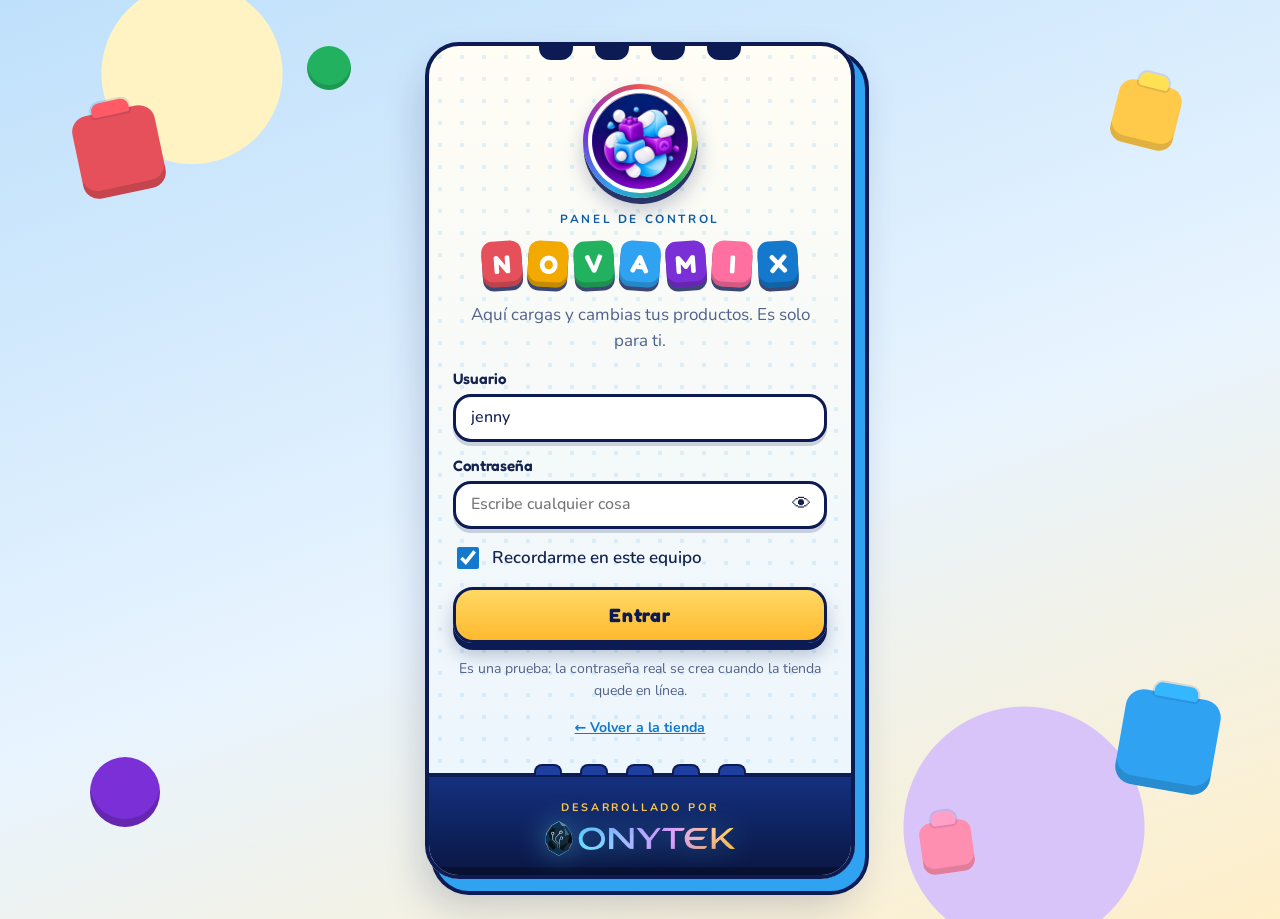
<file: novamix/panel.html>
<!doctype html>
<html lang="es">
<head>
<meta charset="utf-8">
<meta name="viewport" content="width=device-width, initial-scale=1, viewport-fit=cover">
<title>Panel de NOVAMIX</title>
<meta name="theme-color" content="#0D1B54">
<link rel="icon" href="img/favicon.png">
<link rel="preconnect" href="https://fonts.googleapis.com">
<link rel="preconnect" href="https://fonts.gstatic.com" crossorigin>
<link href="https://fonts.googleapis.com/css2?family=Fredoka:wght@500;600;700&family=Nunito:wght@400;500;600;700;800&display=swap" rel="stylesheet">
<link rel="stylesheet" href="common.css">
<link rel="stylesheet" href="panel.css">
<link rel="manifest" href="panel.webmanifest">
<link rel="apple-touch-icon" href="img/app-192.png">
<meta name="theme-color" content="#0D1B54">
</head>
<body>
<svg width="0" height="0" style="position:absolute" aria-hidden="true"><symbol id="i-wa" viewBox="0 0 24 24"><path fill="currentColor" d="M17.472 14.382c-.297-.149-1.758-.867-2.03-.967-.273-.099-.471-.148-.67.15-.197.297-.767.966-.94 1.164-.173.199-.347.223-.644.075-.3-.15-1.263-.465-2.403-1.485-.888-.795-1.484-1.77-1.66-2.07-.174-.3-.019-.465.13-.615.136-.135.301-.345.451-.523.146-.181.194-.301.297-.496.1-.21.049-.375-.025-.524-.075-.15-.672-1.62-.922-2.206-.24-.584-.487-.51-.672-.51-.172-.015-.371-.015-.571-.015-.2 0-.523.074-.797.359-.273.3-1.045 1.02-1.045 2.475s1.07 2.865 1.219 3.075c.149.18 2.095 3.195 5.076 4.483.709.3 1.263.489 1.694.626.712.226 1.36.195 1.871.118.571-.085 1.758-.719 2.006-1.413.248-.694.248-1.289.173-1.413-.074-.124-.272-.198-.57-.347m-5.421 7.403h-.004a9.87 9.87 0 01-5.031-1.378l-.361-.214-3.741.982.998-3.648-.235-.374a9.86 9.86 0 01-1.51-5.26c.001-5.45 4.436-9.884 9.888-9.884 2.64 0 5.122 1.03 6.988 2.898a9.825 9.825 0 012.893 6.994c-.003 5.45-4.437 9.884-9.885 9.884m8.413-18.297A11.815 11.815 0 0012.05 0C5.495 0 .16 5.335.157 11.892c0 2.096.547 4.142 1.588 5.945L.057 24l6.305-1.654a11.882 11.882 0 005.683 1.448h.005c6.554 0 11.89-5.335 11.893-11.893a11.821 11.821 0 00-3.48-8.413Z"/></symbol></svg>

<!-- ENTRADA -->
<main id="login" class="login" hidden>
  <i class="toy t1" aria-hidden="true"></i><i class="toy t2" aria-hidden="true"></i><i class="toy t3" aria-hidden="true"></i><i class="toy t4" aria-hidden="true"></i><i class="toy t5" aria-hidden="true"></i><i class="toy t6" aria-hidden="true"></i>
  <form class="lcard" id="loginForm" autocomplete="off">
    <div class="studs" aria-hidden="true"><i></i><i></i><i></i><i></i></div>
    <span class="lmark"><img src="img/icono-circular.webp" alt="NOVAMIX" width="104" height="104"></span>
    <small class="lkick">Panel de control</small>
    <h1 class="ltitle" aria-label="NOVAMIX"><b aria-hidden="true">N</b><b aria-hidden="true">O</b><b aria-hidden="true">V</b><b aria-hidden="true">A</b><b aria-hidden="true">M</b><b aria-hidden="true">I</b><b aria-hidden="true">X</b></h1>
    <p class="muted">Aquí cargas y cambias tus productos. Es solo para ti.</p>
    <label class="field"><span class="lbl">Usuario</span><input class="in" id="lUser" value="jenny" autocapitalize="none" autocomplete="username"></label>
    <label class="field"><span class="lbl">Contraseña</span>
      <span class="pw"><input class="in" id="lPass" type="password" autocomplete="current-password" placeholder="Escribe cualquier cosa"><button type="button" class="eye" id="eye" aria-label="Mostrar contraseña">👁</button></span></label>
    <label class="chk"><input type="checkbox" id="lRem" checked> Recordarme en este equipo</label>
    <button class="btn block toybtn" type="submit">Entrar</button>
    <p class="hint">Es una prueba: la contraseña real se crea cuando la tienda quede en línea.</p>
    <p class="hint"><a href="store.html">← Volver a la tienda</a></p>
    <a class="lbrick" href="https://www.onytek.co" target="_blank" rel="noopener" aria-label="Desarrollado por Onytek, abrir www.onytek.co">
      <span class="bstuds" aria-hidden="true"><i></i><i></i><i></i><i></i><i></i></span>
      <small>Desarrollado por</small>
      <img src="img/onytek-color.png" alt="Onytek" width="640" height="118">
    </a>
  </form>
</main>

<!-- PANEL -->
<div id="app" hidden>
  <header class="top">
    <div class="wrap bar">
      <a class="brand" href="store.html" aria-label="Ver la tienda"><img src="img/logo-horizontal.webp" alt="NOVAMIX" height="40"></a>
      <nav class="tabs" id="tabs" aria-label="Secciones">
        <button type="button" data-tab="home" aria-current="page">Resumen</button>
        <button type="button" data-tab="prods">Productos</button>
        <button type="button" data-tab="cats">Categorías</button>
        <button type="button" data-tab="set">Ajustes</button>
      </nav>
      <div class="who"><span id="hello">Hola</span><a class="btn ghost small" href="store.html" target="_blank" rel="noopener">Ver tienda</a><button class="linkbtn" id="logout" type="button">Cerrar sesión</button></div>
    </div>
  </header>

  <main class="wrap main">
    <!-- Resumen -->
    <section id="t-home" class="tab">
      <h2 id="greet">Hola</h2>
      <p class="muted">Esto es lo que hay en tu tienda ahora mismo.</p>
      <div class="stats" id="stats"></div>
      <div class="box" id="todo"></div>
      <div class="box">
        <h3>Últimas preguntas por WhatsApp</h3>
        <p class="hint">Se guardan cuando un cliente toca “Preguntar disponibilidad” (solo en esta prueba).</p>
        <ul class="asks" id="asks"></ul>
      </div>
    </section>

    <!-- Productos -->
    <section id="t-prods" class="tab" hidden>
      <div class="head"><div><h2>Productos</h2><p class="muted" id="pcount"></p></div><button class="btn" id="newP" type="button">+ Agregar producto</button></div>
      <div class="tools"><input class="in" id="pq" type="search" placeholder="Buscar producto" aria-label="Buscar producto"><button class="btn ghost small" id="delSamples" type="button" hidden>Borrar los ejemplos</button></div>
      <div id="plist" class="plist"></div>
    </section>

    <!-- Categorías -->
    <section id="t-cats" class="tab" hidden>
      <h2>Categorías</h2><p class="muted">Sirven para que tus clientes encuentren rápido lo que buscan.</p>
      <form class="inl" id="catForm"><input class="in" id="catName" placeholder="Nueva categoría, por ejemplo: Maquillaje" maxlength="40" aria-label="Nombre de la categoría"><button class="btn" type="submit">Agregar</button></form>
      <p class="err" id="catErr" role="alert"></p>
      <ul class="clist" id="clist"></ul>
    </section>

    <!-- Ajustes -->
    <section id="t-set" class="tab" hidden>
      <h2>Ajustes</h2><p class="muted">Lo que aparece en la tienda: tu WhatsApp, el aviso de arriba y más.</p>
      <form id="setForm" class="box form">
        <label class="field"><span class="lbl">Tu nombre</span><input class="in" id="sOwner" maxlength="30"></label>
        <label class="field"><span class="lbl">Tu WhatsApp</span><input class="in" id="sWa" inputmode="tel" placeholder="Ejemplo: 300 123 4567"><span class="hint">Aquí le llegan las preguntas de tus clientes. Si no lo pones, el botón abre WhatsApp sin número.</span></label>
        <label class="field"><span class="lbl">Aviso de arriba de la tienda</span><input class="in" id="sBanner" maxlength="90"></label>
        <div class="two">
          <label class="field"><span class="lbl">Porcentaje para separar</span><input class="in" id="sPct" type="number" min="10" max="90" step="5"><span class="hint">Hoy es el 50%.</span></label>
          <label class="field"><span class="lbl">Fecha de Navidad (cuenta regresiva)</span><input class="in" id="sXmas" type="date"></label>
        </div>
        <label class="field"><span class="lbl">Frase de la tienda</span><input class="in" id="sSlogan" maxlength="60"></label>
        <label class="field"><span class="lbl">Enlace de tu comunidad o grupo de WhatsApp</span><input class="in" id="sCom" placeholder="chat.whatsapp.com/..."></label>
        <div class="two">
          <label class="field"><span class="lbl">Instagram</span><input class="in" id="sIg" placeholder="instagram.com/tu_usuario"></label>
          <label class="field"><span class="lbl">TikTok</span><input class="in" id="sTt" placeholder="tiktok.com/@tu_usuario"></label>
        </div>
        <label class="field"><span class="lbl">Facebook</span><input class="in" id="sFb" placeholder="facebook.com/tu_pagina"></label>
        <div class="actions"><button class="btn" type="submit">Guardar ajustes</button><span class="ok" id="setOk" role="status"></span></div>
      </form>
      <div class="box">
        <h3>Volver a empezar</h3>
        <p class="muted">Borra lo que cargaste en esta prueba y deja otra vez los productos de ejemplo.</p>
        <div id="resetBox"><button class="btn ghost small" id="resetAsk" type="button">Restaurar los ejemplos</button></div>
      </div>
    </section>

    <div class="made">
      <a class="made-logo" href="https://www.onytek.co" target="_blank" rel="noopener" aria-label="Onytek, abrir www.onytek.co"><img src="img/onytek.png" alt="Onytek" width="640" height="118" loading="lazy"></a>
      <div class="made-txt"><small>Desarrollado por</small><b>Onytek</b><em>Tecnología con propósito, ejecución con precisión.</em></div>
      <a class="made-cta" href="https://wa.me/573002072739?text=Hola%20Onytek%2C%20vi%20la%20tienda%20NOVAMIX%20y%20quiero%20una%20p%C3%A1gina%20as%C3%AD" target="_blank" rel="noopener"><svg aria-hidden="true"><use href="#i-wa"/></svg>¿Quieres una así?</a>
    </div>
  </main>

  <nav class="bottom" id="bottom" aria-label="Secciones">
    <button type="button" data-tab="home" aria-current="page"><b>⌂</b>Resumen</button>
    <button type="button" data-tab="prods"><b>🎁</b>Productos</button>
    <button type="button" data-tab="cats"><b>🏷</b>Categorías</button>
    <button type="button" data-tab="set"><b>⚙</b>Ajustes</button>
  </nav>
  <button class="fab" id="fab" type="button" aria-label="Agregar producto">+</button>
</div>

<!-- Formulario de producto -->
<div class="layer" id="pform" aria-hidden="true" role="dialog" aria-modal="true" aria-labelledby="fTitle">
  <div class="scrim"></div>
  <form class="sheet fsheet" id="pf" novalidate>
    <button type="button" class="xbtn" data-close aria-label="Cerrar">×</button>
    <div class="fhead"><span class="fico" aria-hidden="true">🎁</span><div><h3 id="fTitle">Agregar producto</h3><p>Llena los bloques y mira abajo cómo queda en la tienda.</p></div></div>
    <div class="fbody">
      <section class="blk b-blue"><h4><i>1</i> Fotos</h4>
        <div class="photos" id="photos"></div>
        <span class="hint">Toca una foto para moverla y acercarla. La primera es la principal.</span></section>

      <section class="blk b-gold"><h4><i>2</i> ¿Qué es?</h4>
        <label class="field"><span class="lbl">Nombre del producto *</span><input class="in" id="fName" maxlength="90" placeholder="Ejemplo: Loción Aurora, 100 ml"></label>
        <div class="two">
          <label class="field"><span class="lbl">Categoría *</span><select class="in" id="fCat"></select></label>
          <label class="field"><span class="lbl">Insignia</span><select class="in" id="fBadge"><option value="">Ninguna</option><option>Nuevo</option><option>Más vendido</option><option>Últimas unidades</option></select></label>
        </div>
        <label class="field"><span class="lbl">Descripción</span><textarea class="in" id="fDesc" maxlength="500" placeholder="Cuéntale al cliente por qué le va a gustar"></textarea></label></section>

      <section class="blk b-red"><h4><i>3</i> Precio</h4>
        <div class="two">
          <label class="field"><span class="lbl">Precio *</span><input class="in" id="fPrice" inputmode="numeric" placeholder="Ejemplo: 45000"></label>
          <label class="field"><span class="lbl">Precio anterior</span><input class="in" id="fOld" inputmode="numeric" placeholder="Si está en oferta"><span class="hint">La tienda calcula el % de descuento.</span></label>
        </div></section>

      <section class="blk b-green"><h4><i>4</i> Opciones del cliente</h4>
        <div class="two">
          <label class="field"><span class="lbl">¿Qué puede elegir?</span><input class="in" id="fOptLbl" maxlength="20" placeholder="Color, Aroma, Talla…"></label>
          <label class="field"><span class="lbl">Opciones, separadas por coma</span><input class="in" id="fOpts" placeholder="Rojo, Azul, Verde"></label>
        </div></section>

      <section class="blk b-violet"><h4><i>5</i> Cómo se vende</h4>
        <div class="sw">
          <label><input type="checkbox" id="fAvail" checked><span>Disponible</span><small>Si lo apagas, aparece como agotado</small></label>
          <label><input type="checkbox" id="fPart" checked><span>Se puede separar</span><small>Con el <span id="fPct">50</span>%</small></label>
          <label><input type="checkbox" id="fXmas"><span>Para Navidad</span><small>Sale en el filtro de Navidad</small></label>
          <label><input type="checkbox" id="fFeat"><span>Destacado</span><small>Aparece primero</small></label>
          <label><input type="checkbox" id="fHide"><span>Ocultar de la tienda</span><small>No lo ve nadie, pero queda guardado</small></label>
        </div></section>

      <section class="prev" aria-live="polite"><h4>Así se verá en la tienda</h4><div id="prevCard"></div></section>
      <p class="err" id="fErr" role="alert"></p>
    </div>
    <div class="ffoot"><button class="btn ghost" type="button" data-close>Cancelar</button><button class="btn" type="submit">Guardar producto</button></div>
  </form>
</div>

<!-- Acomodar la foto -->
<div class="layer top" id="frame" aria-hidden="true" role="dialog" aria-modal="true" aria-labelledby="frTitle">
  <div class="scrim"></div>
  <div class="sheet frsheet">
    <button type="button" class="xbtn" data-closeframe aria-label="Cerrar">×</button>
    <div class="fbody">
      <h3 id="frTitle">Acomoda tu foto</h3>
      <p class="muted">Arrastra la foto con el dedo o el mouse. Así la verá el cliente.</p>
      <div class="crop" id="crop" tabindex="0" aria-label="Zona de la foto: arrastra para moverla, o usa las flechas del teclado"><img id="cropImg" class="photo" alt="Tu foto" draggable="false"><span class="grid3" aria-hidden="true"></span></div>
      <div class="zoomrow"><button class="sq" type="button" id="zMinus" aria-label="Alejar">−</button><input type="range" id="zoom" min="100" max="300" step="5" value="100" aria-label="Acercar"><button class="sq" type="button" id="zPlus" aria-label="Acercar">+</button></div>
      <button class="linkbtn" type="button" id="frMain" hidden>Hacer esta foto la principal</button>
      <div class="arrows" aria-label="Mover con botones"><button class="sq" type="button" data-nudge="0,-6" aria-label="Subir">↑</button><button class="sq" type="button" data-nudge="-6,0" aria-label="Izquierda">←</button><button class="sq" type="button" data-nudge="6,0" aria-label="Derecha">→</button><button class="sq" type="button" data-nudge="0,6" aria-label="Bajar">↓</button></div>
    </div>
    <div class="ffoot"><button class="btn ghost" type="button" data-closeframe>Cancelar</button><button class="btn ghost" type="button" id="frCenter">Centrar</button><button class="btn" type="button" id="frDone">Listo</button></div>
  </div>
</div>

<div class="toast" id="toast" role="status" aria-live="polite"></div>
<script src="core.js"></script>
<script src="panel.js"></script>
<script>if ('serviceWorker' in navigator) { addEventListener('load', function () { navigator.serviceWorker.register('sw.js').catch(function () {}); }); }</script>
</body>
</html>
</file>
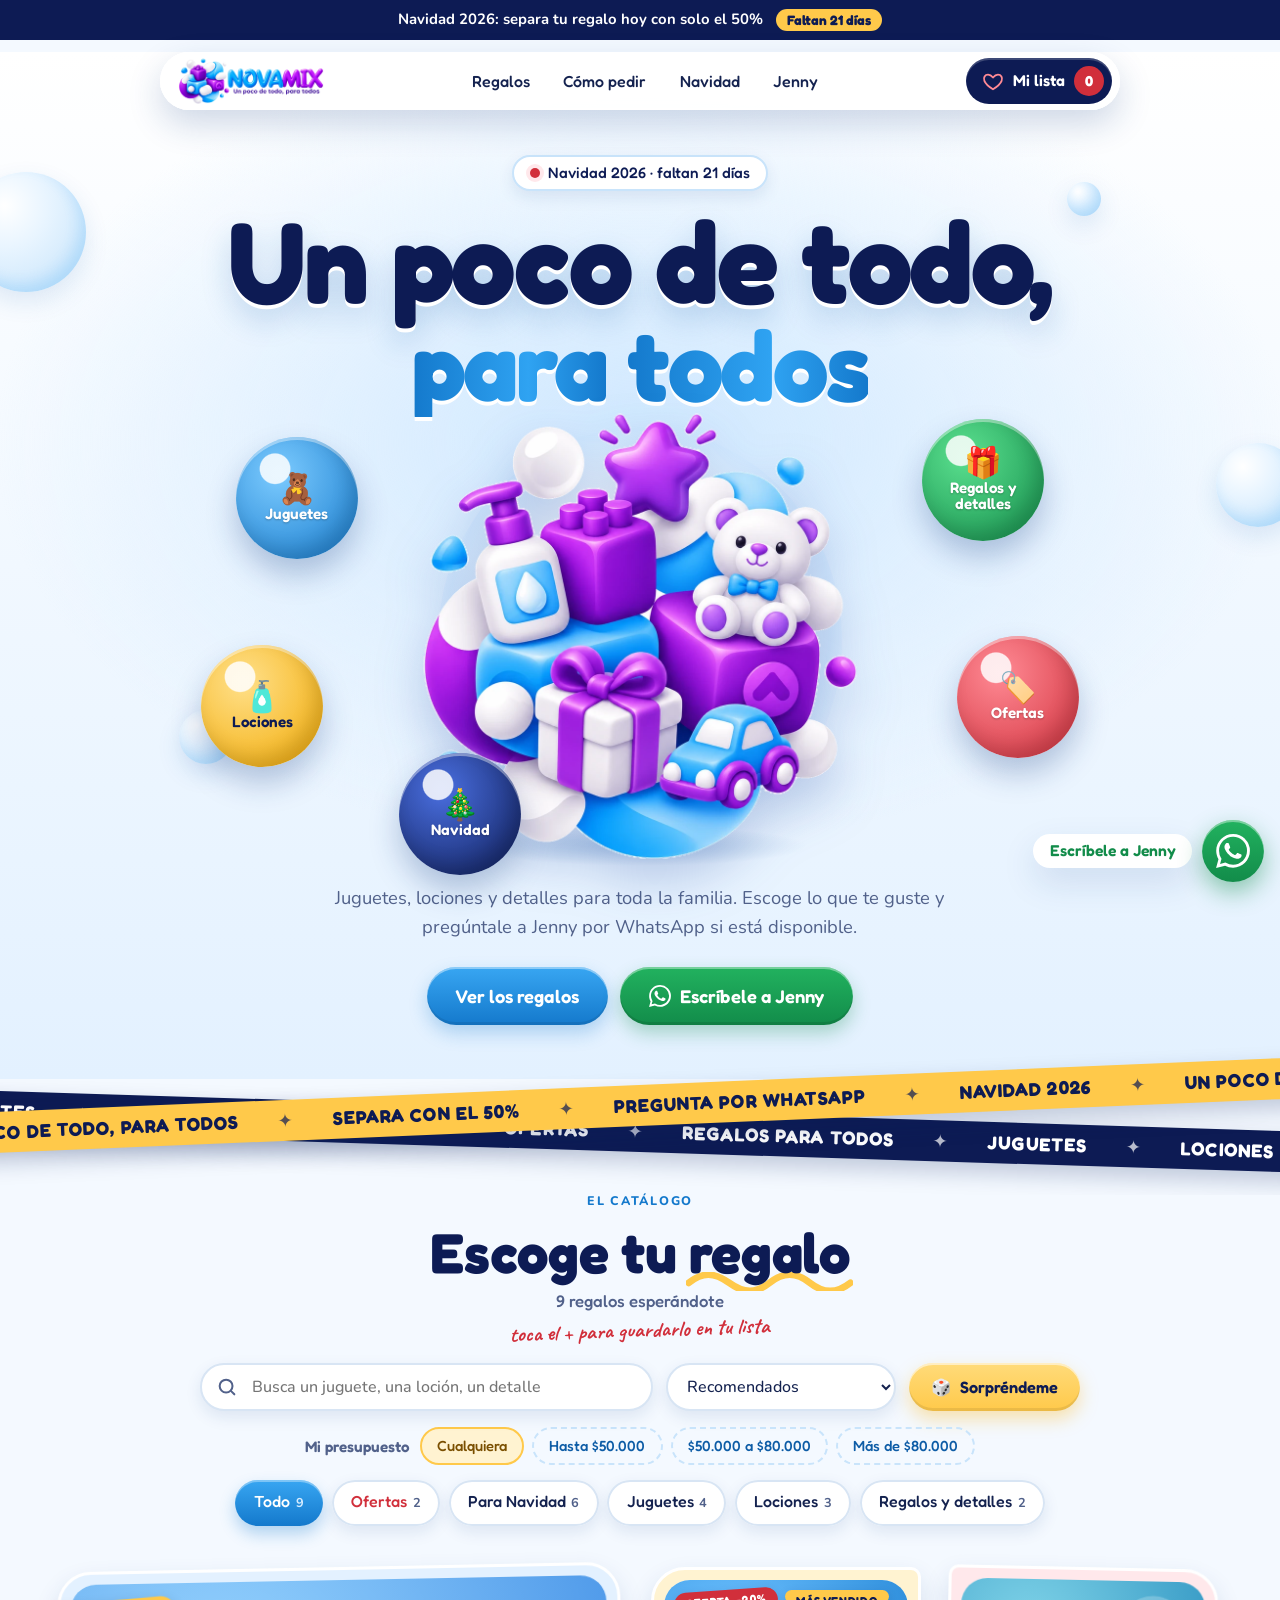
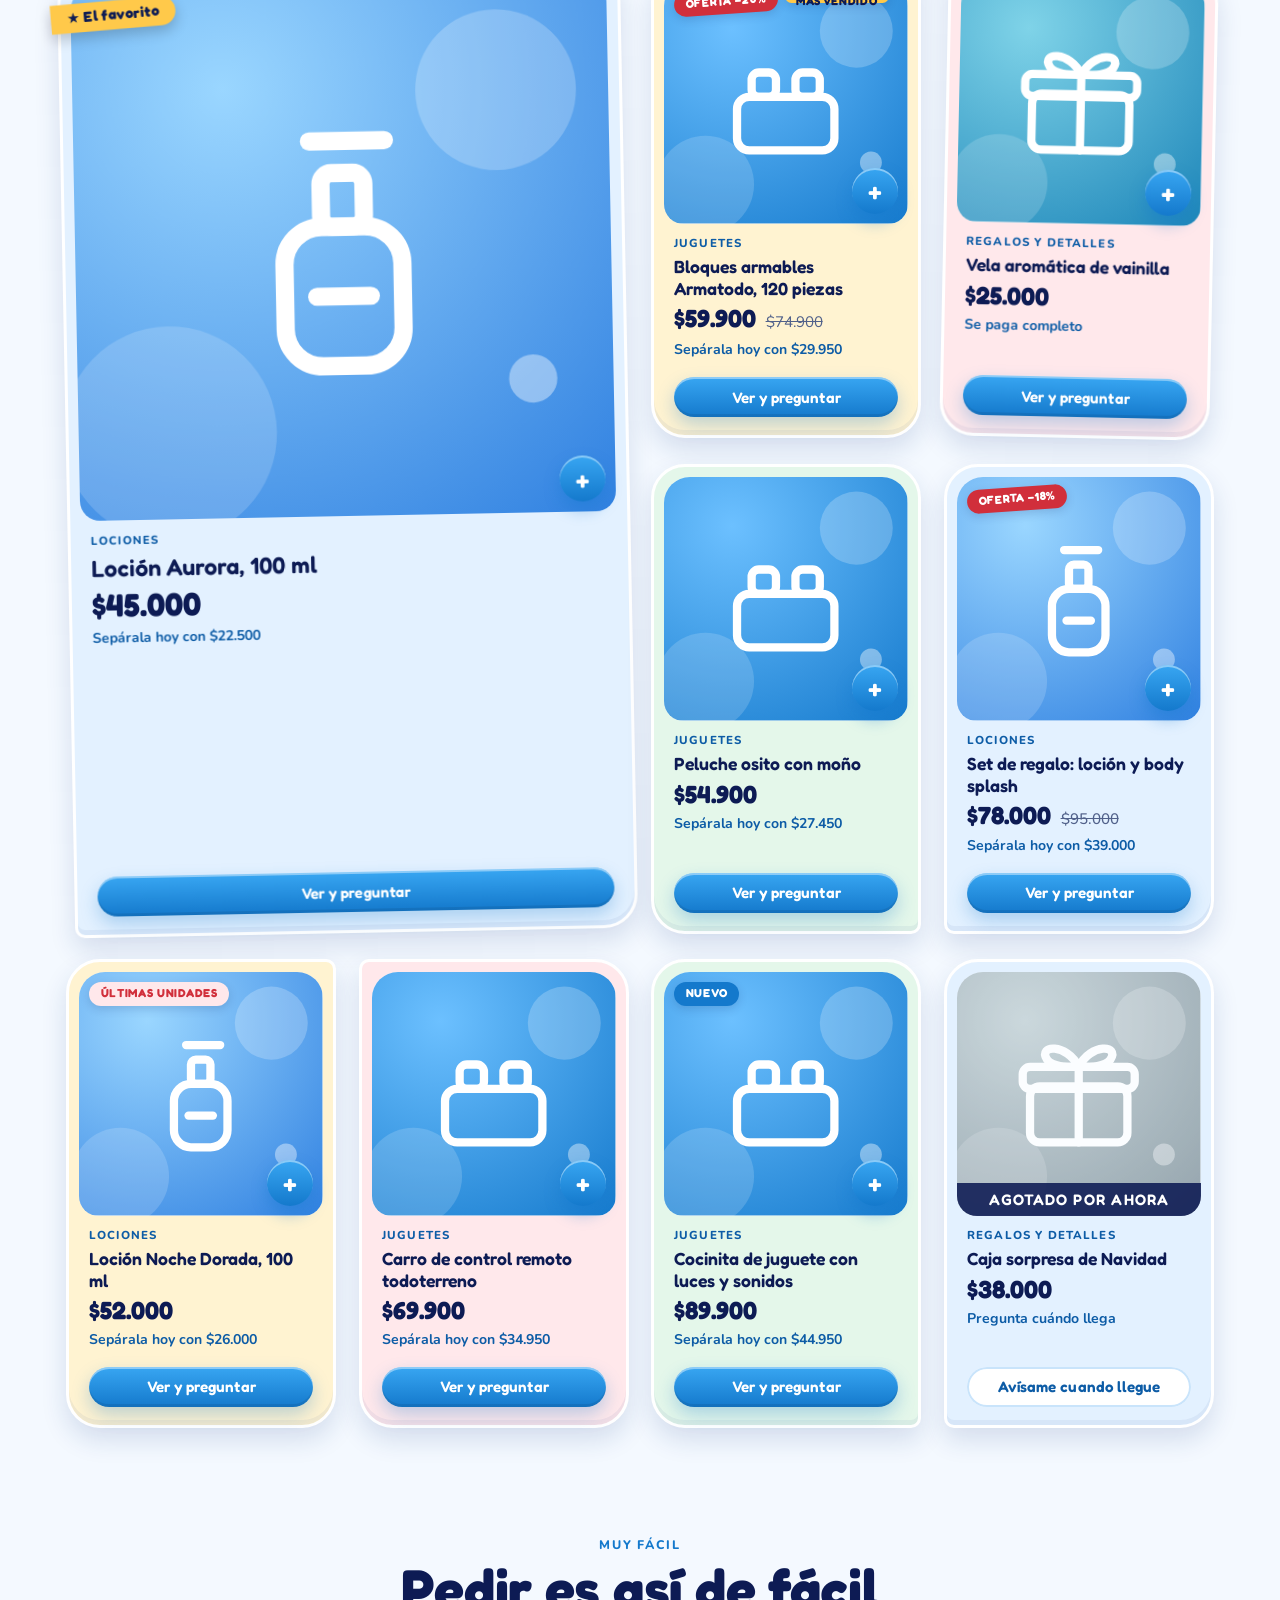
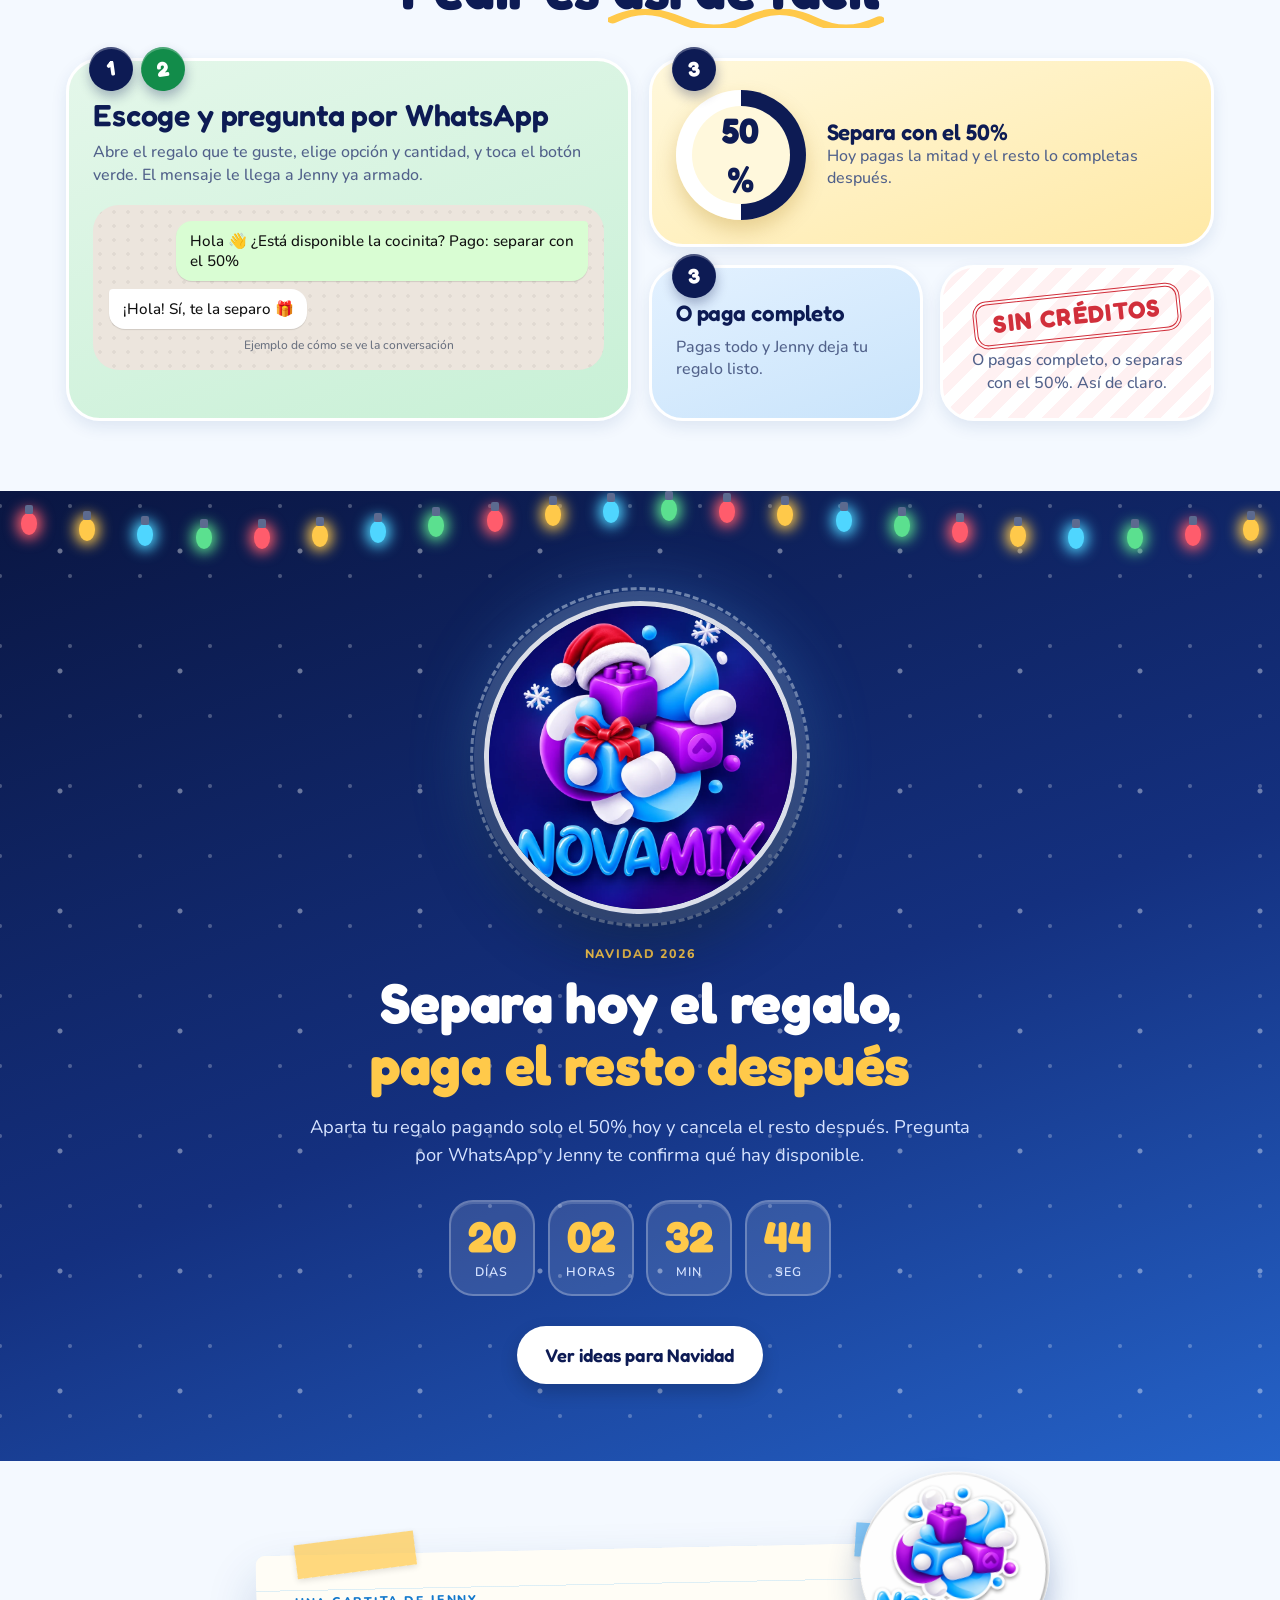
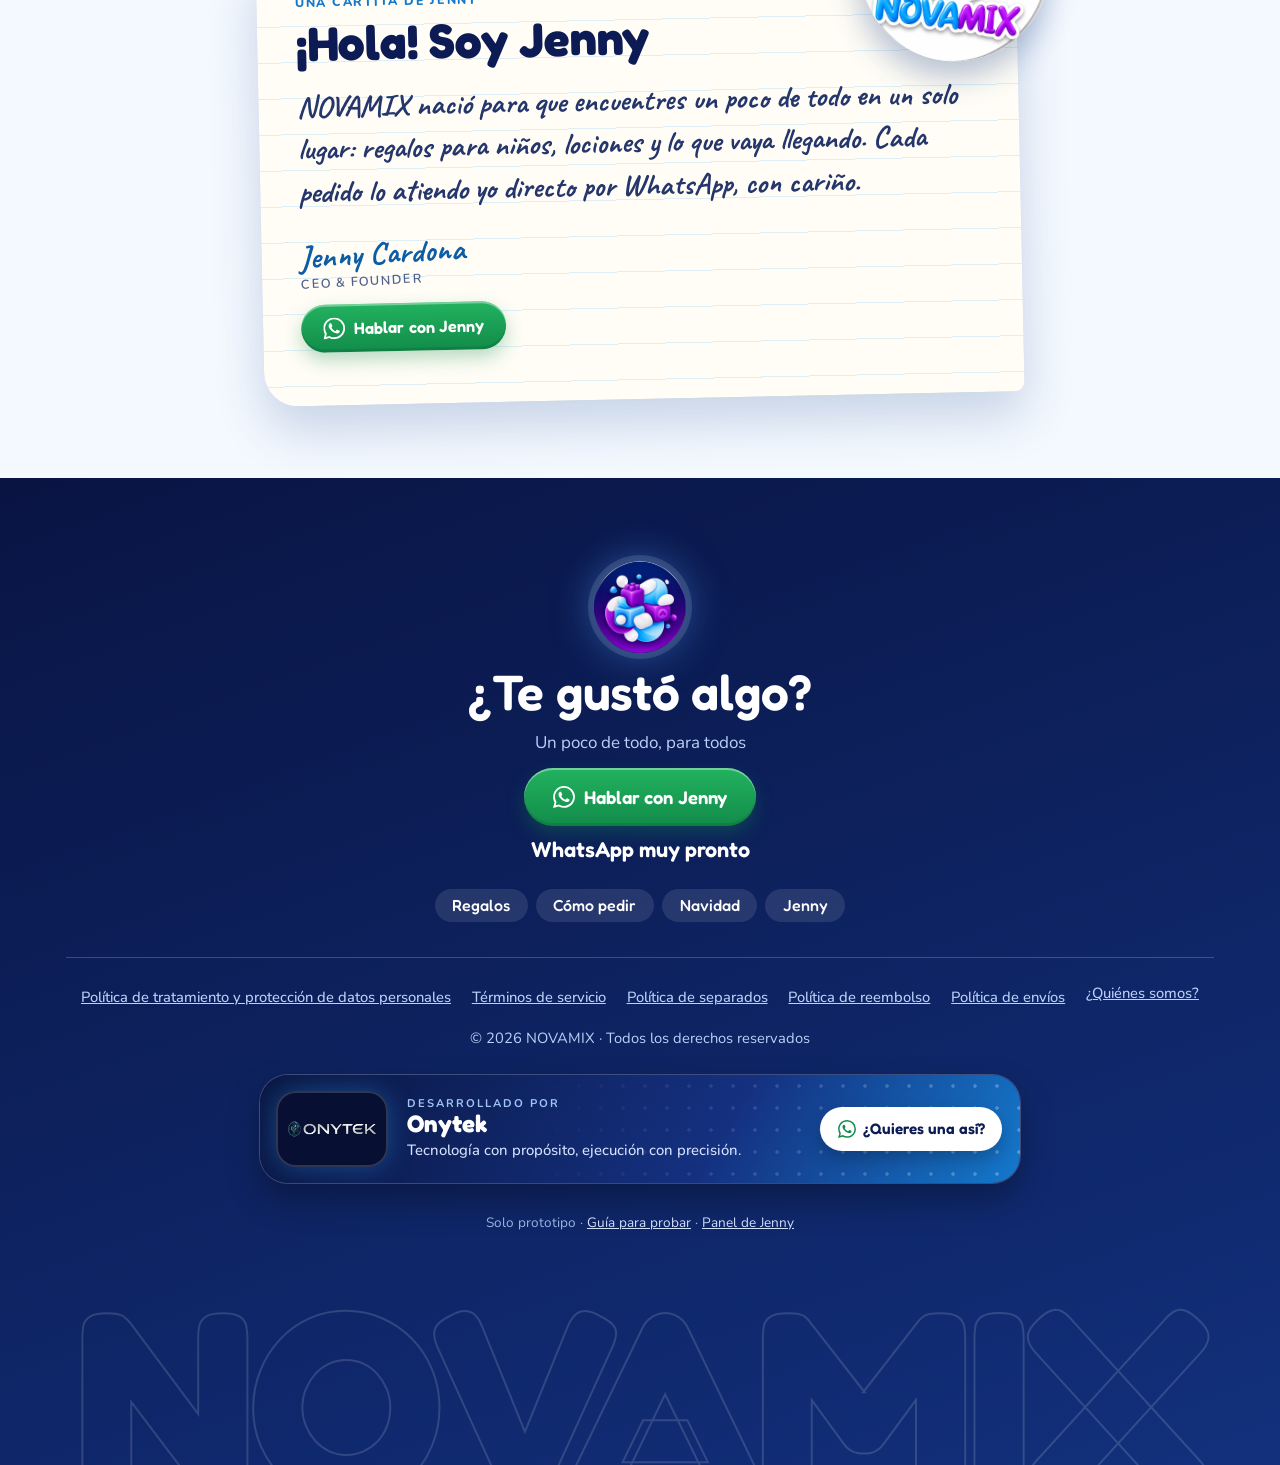
<file: novamix/store.html>
<!doctype html>
<html lang="es">
<head>
<meta charset="utf-8">
<meta name="viewport" content="width=device-width, initial-scale=1, viewport-fit=cover">
<title>NOVAMIX</title>
<link rel="icon" href="img/favicon.png">
<link rel="preconnect" href="https://fonts.googleapis.com">
<link rel="preconnect" href="https://fonts.gstatic.com" crossorigin>
<link href="https://fonts.googleapis.com/css2?family=Fredoka:wght@500;600;700&family=Nunito:wght@400;500;600;700;800&family=Caveat:wght@600;700&display=swap" rel="stylesheet">
<link rel="stylesheet" href="common.css">
<link rel="stylesheet" href="store.css">
<link rel="manifest" href="manifest.webmanifest">
<link rel="apple-touch-icon" href="img/app-192.png">
<meta name="theme-color" content="#0D1B54">
</head>
<body>
<a class="sr" href="#catalogo">Ir al catálogo</a>

<div class="promo" id="promo" hidden>
  <div class="wrap"><span id="promoText"></span><b class="days" id="promoDays" hidden></b></div>
</div>

<header class="top" id="top">
  <div class="island">
    <a class="brand" href="#top" aria-label="NOVAMIX, inicio"><img src="img/logo-horizontal.webp" alt="NOVAMIX. Un poco de todo, para todos" width="1200" height="379"></a>
    <nav class="nav" aria-label="Secciones">
      <a href="#catalogo">Regalos</a>
      <a href="#como">Cómo pedir</a>
      <a href="#navidad">Navidad</a>
      <a href="#nosotros">Jenny</a>
    </nav>
    <button class="cartbtn" id="cartBtn" type="button" aria-label="Abrir mi lista">
      <svg viewBox="0 0 24 24" aria-hidden="true"><path d="M12 21s-7.5-4.6-9.4-9.2C1.2 8.4 3.2 5 6.6 5c2 0 3.7 1.1 5.4 3.2C13.700 6.100 15.400 5 17.400 5c3.400 0 5.400 3.400 4 6.800C19.500 16.400 12 21 12 21Z" fill="none" stroke="currentColor" stroke-width="2" stroke-linejoin="round"/></svg>
      <span class="t">Mi lista</span><b id="cartCount">0</b>
    </button>
  </div>
</header>

<main>
  <section class="hero" aria-labelledby="h1">
    <i class="bub b1" aria-hidden="true"></i><i class="bub b2" aria-hidden="true"></i><i class="bub b3" aria-hidden="true"></i><i class="bub b4" aria-hidden="true"></i>
    <div class="wrap hero-c">
      <p class="pill" id="heroPill"><span class="dot"></span><span id="heroPillText">Regalos para toda la familia</span></p>
      <h1 id="h1"><span class="w w1">Un poco</span> <span class="w w2">de todo,</span><span class="l2"><span class="w w3">para</span> <span class="w w4">todos</span></span></h1>
      <div class="stage">
        <div class="orb"><img src="img/mix.webp" alt="Cubos de colores con un frasco de loción, un osito, un regalo y un carrito" width="900" height="925" fetchpriority="high"></div>
        <div class="orbits" id="orbits" aria-label="Entrar por categoría"></div>
      </div>
      <div class="strip" id="strip" aria-label="Regalos para mirar"></div>
      <p class="lead" id="lead"></p>
      <div class="cta center">
        <a class="btn big" href="#catalogo">Ver los regalos</a>
        <a class="btn wa big" id="heroWa" href="#" target="_blank" rel="noopener"><svg aria-hidden="true"><use href="#i-wa"/></svg>Escríbele a Jenny</a>
      </div>
    </div>
  </section>

  <div class="ribbons" aria-hidden="true">
    <div class="rib r1"><div class="track"><span>Un poco de todo, para todos</span><span>Separa con el <b class="pctTxt">50</b>%</span><span>Pregunta por WhatsApp</span><span>Navidad 2026</span><span>Un poco de todo, para todos</span><span>Separa con el <b class="pctTxt">50</b>%</span><span>Pregunta por WhatsApp</span><span>Navidad 2026</span></div></div>
    <div class="rib r2"><div class="track back"><span>Juguetes</span><span>Lociones</span><span>Detalles</span><span>Ofertas</span><span>Regalos para todos</span><span>Juguetes</span><span>Lociones</span><span>Detalles</span><span>Ofertas</span><span>Regalos para todos</span></div></div>
  </div>

  <section class="catalog" id="catalogo" aria-labelledby="hCat">
    <div class="wrap">
      <div class="cat-head">
        <p class="eyebrow">El catálogo</p>
        <h2 id="hCat">Escoge tu <span class="squig">regalo</span></h2>
        <p class="count" id="count" aria-live="polite"></p>
        <p class="note" aria-hidden="true">toca el + para guardarlo en tu lista</p>
      </div>
      <div class="tools">
        <div class="field search">
          <label class="sr" for="q">Buscar un regalo</label>
          <svg viewBox="0 0 24 24" aria-hidden="true"><circle cx="11" cy="11" r="7" fill="none" stroke="currentColor" stroke-width="2.200"/><path d="M20 20l-3.500-3.500" stroke="currentColor" stroke-width="2.200" stroke-linecap="round"/></svg>
          <input class="in" id="q" type="search" placeholder="Busca un juguete, una loción, un detalle" autocomplete="off">
        </div>
        <div class="field sortf">
          <label class="sr" for="sort">Ordenar</label>
          <select class="in" id="sort">
            <option value="rec">Recomendados</option>
            <option value="low">Precio: menor a mayor</option>
            <option value="high">Precio: mayor a menor</option>
            <option value="off">Mayor descuento</option>
          </select>
        </div>
        <button class="btn gold" id="surprise" type="button"><span aria-hidden="true">🎲</span> Sorpréndeme</button>
      </div>
      <div class="budget" id="budget" role="group" aria-label="Mi presupuesto"><span class="blbl">Mi presupuesto</span></div>
      <div class="chips" id="chips" role="group" aria-label="Categorías"></div>
      <div class="grid" id="grid"></div>
      <div class="empty" id="empty" hidden>
        <h3>No encontramos ese regalo</h3>
        <p class="muted" id="emptyMsg">Prueba con otra palabra o mira todas las categorías.</p>
        <button class="btn ghost small" id="clear" type="button">Ver todo</button>
      </div>
    </div>
  </section>

  <section class="how" id="como" aria-labelledby="hHow">
    <div class="wrap">
      <p class="eyebrow c">Muy fácil</p>
      <h2 class="c" id="hHow">Pedir es <span class="squig">así de fácil</span></h2>
      <div class="bento">
        <article class="tile t-wa">
          <span class="num">1</span><span class="num n2">2</span>
          <h3>Escoge y pregunta por WhatsApp</h3>
          <p>Abre el regalo que te guste, elige opción y cantidad, y toca el botón verde. El mensaje le llega a <span class="ownerName">Jenny</span> ya armado.</p>
          <div class="chat" aria-hidden="true">
            <div class="msg me">Hola 👋 ¿Está disponible la cocinita? Pago: separar con el <span class="pctTxt">50</span>%</div>
            <div class="msg her">¡Hola! Sí, te la separo 🎁</div>
            <small>Ejemplo de cómo se ve la conversación</small>
          </div>
        </article>
        <article class="tile t-pct">
          <span class="num">3</span>
          <div class="ring" aria-hidden="true"><b><span class="pctTxt">50</span>%</b></div>
          <div><h3>Separa con el <span class="pctTxt">50</span>%</h3><p>Hoy pagas la mitad y el resto lo completas después.</p></div>
        </article>
        <article class="tile t-full">
          <span class="num">3</span>
          <h3>O paga completo</h3>
          <p>Pagas todo y <span class="ownerName">Jenny</span> deja tu regalo listo.</p>
        </article>
        <article class="tile t-no">
          <span class="stamp">Sin créditos</span>
          <p>O pagas completo, o separas con el <span class="pctTxt">50</span>%. Así de claro.</p>
        </article>
      </div>
    </div>
  </section>

  <section class="xmas" id="navidad" aria-labelledby="hXmas">
    <svg class="wave top" viewBox="0 0 1440 90" preserveAspectRatio="none" aria-hidden="true"><path fill="#F4F9FF" d="M0 0H1440V40C1320 76 1200 84 1080 60S840 4 720 20 480 76 360 66 120 20 0 52Z"/></svg>
    <div class="lights" id="lights" aria-hidden="true"></div>
    <div class="snow" id="snow" aria-hidden="true"></div>
    <div class="wrap xc">
      <div class="xmas-img" id="xmasImg"><span class="halo" aria-hidden="true"></span><img src="img/navidad.webp" alt="Logo de NOVAMIX con gorro de Santa, moño rojo y copos de nieve" width="900" height="900" loading="lazy"></div>
      <p class="eyebrow">Navidad 2026</p>
      <h2 id="hXmas">Separa hoy el regalo, <span class="gold">paga el resto después</span></h2>
      <p class="lead" id="xmasLead"></p>
      <div class="clock" id="countBox" hidden role="timer" aria-label="Tiempo que falta para Navidad"><div><b id="cD">0</b><span>días</span></div><div><b id="cH">00</b><span>horas</span></div><div><b id="cM">00</b><span>min</span></div><div><b id="cS">00</b><span>seg</span></div></div>
      <div class="cta center">
        <button class="btn light big" id="xmasBtn" type="button">Ver ideas para Navidad</button>
      </div>
    </div>
  </section>

  <section class="about" id="nosotros" aria-labelledby="hAbout">
    <div class="wrap">
      <article class="letter">
        <span class="tape t1" aria-hidden="true"></span><span class="tape t2" aria-hidden="true"></span>
        <img class="sticker" src="img/sticker.webp" alt="Logo de NOVAMIX" width="800" height="800" loading="lazy">
        <p class="eyebrow">Una cartita de Jenny</p>
        <h2 id="hAbout">¡Hola! Soy <span class="ownerName">Jenny</span></h2>
        <p class="hand">NOVAMIX nació para que encuentres un poco de todo en un solo lugar: regalos para niños, lociones y lo que vaya llegando. Cada pedido lo atiendo yo directo por WhatsApp, con cariño.</p>
        <p class="sig">Jenny Cardona<small>CEO &amp; Founder</small></p>
        <div class="cta">
          <a class="btn wa" id="aboutWa" href="#" target="_blank" rel="noopener"><svg aria-hidden="true"><use href="#i-wa"/></svg>Hablar con Jenny</a>
          <span id="comBtn"></span>
        </div>
        <div class="socials" id="socials"></div>
      </article>
    </div>
  </section>
</main>

<footer class="foot">
  <svg class="wave top" viewBox="0 0 1440 90" preserveAspectRatio="none" aria-hidden="true"><path fill="#F4F9FF" d="M0 0H1440V30C1280 80 1120 80 960 44S640 -6 480 26 160 76 0 40Z"/></svg>
  <div class="wrap">
    <div class="foot-hero">
      <img src="img/icono-circular.webp" alt="" width="800" height="800" loading="lazy">
      <h2>¿Te gustó algo?</h2>
      <p id="footTag"></p>
      <a class="btn wa big" id="footWa" href="#" target="_blank" rel="noopener"><svg aria-hidden="true"><use href="#i-wa"/></svg>Hablar con Jenny</a>
      <a class="phone" id="footPhone" href="#" target="_blank" rel="noopener"></a>
    </div>
    <nav class="fnav" aria-label="Pie de página"><a href="#catalogo">Regalos</a><a href="#como">Cómo pedir</a><a href="#navidad">Navidad</a><a href="#nosotros">Jenny</a></nav>

    <nav class="legal" aria-label="Información legal">
      <button type="button" data-legal="datos">Política de tratamiento y protección de datos personales</button>
      <button type="button" data-legal="terminos">Términos de servicio</button>
      <button type="button" data-legal="separados">Política de separados</button>
      <button type="button" data-legal="reembolso">Política de reembolso</button>
      <button type="button" data-legal="envios">Política de envíos</button>
      <a href="#nosotros">¿Quiénes somos?</a>
    </nav>
    <p class="copy">© <span id="year">2026</span> NOVAMIX · Todos los derechos reservados</p>

    <div class="made">
      <a class="made-logo" href="https://www.onytek.co" target="_blank" rel="noopener" aria-label="Onytek, abrir www.onytek.co"><img src="img/onytek.png" alt="Onytek" width="640" height="118" loading="lazy"></a>
      <div class="made-txt"><small>Desarrollado por</small><b>Onytek</b><em>Tecnología con propósito, ejecución con precisión.</em></div>
      <a class="made-cta" href="https://wa.me/573002072739?text=Hola%20Onytek%2C%20vi%20la%20tienda%20NOVAMIX%20y%20quiero%20una%20p%C3%A1gina%20as%C3%AD" target="_blank" rel="noopener"><svg aria-hidden="true"><use href="#i-wa"/></svg>¿Quieres una así?</a>
    </div>
    <p class="proto">Solo prototipo · <a href="index.html">Guía para probar</a> · <a href="panel.html">Panel de Jenny</a></p>
  </div>
  <div class="giant" aria-hidden="true">NOVAMIX</div>
</footer>

<a class="wafab" id="waFab" href="#" target="_blank" rel="noopener" aria-label="Escribir a Jenny por WhatsApp">
  <span class="wa-label">Escríbele a Jenny</span>
  <span class="wa-dot"><svg aria-hidden="true"><use href="#i-wa"/></svg></span>
</a>

<!-- ficha de producto -->
<div class="layer" id="modal" aria-hidden="true">
  <div class="scrim"></div>
  <div class="sheet prod" role="dialog" aria-modal="true" aria-labelledby="mTitle">
    <button class="xbtn" type="button" data-close aria-label="Cerrar">×</button>
    <div class="m-grid">
      <div class="gal">
        <div class="gal-main" id="mArt"></div>
        <div class="gal-th" id="mThumbs"></div>
      </div>
      <div class="m-info">
        <p class="eyebrow" id="mCat"></p>
        <h3 id="mTitle"></h3>
        <p class="m-price" id="mPrice"></p>
        <p class="muted pre" id="mDesc"></p>
        <div class="m-tags" id="mTags"></div>
        <div class="m-block" id="mOptBox" hidden>
          <span class="lbl" id="mOptLbl">Elige una opción</span>
          <div class="optgrid" id="mOpts" role="group" aria-labelledby="mOptLbl"></div>
        </div>
        <div class="m-block" id="mQtyBox">
          <span class="lbl" id="mQtyLbl">Cantidad</span>
          <div class="qty" role="group" aria-labelledby="mQtyLbl"><button type="button" id="mMinus" aria-label="Menos">−</button><output id="mQty">1</output><button type="button" id="mPlus" aria-label="Más">+</button></div>
        </div>
        <div class="m-block" id="mPayBox">
          <span class="lbl">¿Cómo quieres pagar?</span>
          <div class="pays" id="mPay" role="radiogroup" aria-label="Forma de pago"></div>
        </div>
        <p class="hint" id="mHint"></p>
        <div class="bubble" id="mBubble" hidden>
          <span class="lbl">Así le llega a <span class="ownerName">Jenny</span></span>
          <pre id="mText"></pre>
        </div>
        <div class="m-actions">
          <a class="btn wa" id="mWa" href="#" target="_blank" rel="noopener" aria-disabled="true"><svg aria-hidden="true"><use href="#i-wa"/></svg><span id="mWaLabel">Preguntar disponibilidad</span></a>
          <button class="btn ghost" id="mAdd" type="button">Agregar a mi lista</button>
          <button class="btn ghost cancel" type="button" data-close>Cancelar</button>
        </div>
        <p class="hint" id="mNoNum" hidden>Prototipo: falta poner el WhatsApp de Jenny en su panel. Mientras tanto WhatsApp te deja escoger el contacto.</p>
      </div>
    </div>
  </div>
</div>

<!-- mi lista -->
<div class="layer drawer" id="drawer" aria-hidden="true">
  <div class="scrim"></div>
  <aside class="panel" role="dialog" aria-modal="true" aria-labelledby="dTitle">
    <div class="d-head"><h3 id="dTitle">Mi lista de regalos</h3><button class="xbtn static" type="button" data-close aria-label="Cerrar">×</button></div>
    <div class="d-body">
      <div id="dLines"></div>
      <div id="dForm">
        <div class="m-block"><span class="lbl">¿Cómo quieres pagar?</span><div class="pays" id="dPay" role="radiogroup" aria-label="Forma de pago"></div></div>
        <div class="field"><label class="lbl" for="dName">Tu nombre (opcional)</label><input class="in" id="dName" autocomplete="name" placeholder="Ej. Laura Gómez" maxlength="40"></div>
        <div class="sum" id="dSum"></div>
        <div class="bubble" id="dBubble"><span class="lbl">Así le llega a <span class="ownerName">Jenny</span></span><pre id="dText"></pre></div>
      </div>
    </div>
    <div class="d-foot" id="dFoot"></div>
  </aside>
</div>

<!-- textos legales -->
<div class="layer" id="legal" aria-hidden="true">
  <div class="scrim"></div>
  <div class="sheet legal-sheet" role="dialog" aria-modal="true" aria-labelledby="lTitle">
    <button class="xbtn" type="button" data-close aria-label="Cerrar">×</button>
    <div class="l-body"><h3 id="lTitle"></h3><div id="lText"></div></div>
    <div class="l-foot"><button class="btn ghost" type="button" data-close>Cerrar</button></div>
  </div>
</div>

<nav class="dock" aria-label="Menú rápido">
  <a href="#top"><svg viewBox="0 0 24 24" aria-hidden="true"><path d="M4 11l8-7 8 7v9a1 1 0 0 1-1 1h-4v-6H9v6H5a1 1 0 0 1-1-1z" fill="none" stroke="currentColor" stroke-width="2" stroke-linejoin="round"/></svg>Inicio</a>
  <a href="#catalogo"><svg viewBox="0 0 24 24" aria-hidden="true"><rect x="3" y="9" width="18" height="11" rx="2.500" fill="none" stroke="currentColor" stroke-width="2"/><path d="M12 9v11M3 13h18M12 9C10 4.500 6 5.500 7.500 8c.6 1 2.500 1 4.500 1zm0 0c2-4.500 6-3.500 4.500-1-.6 1-2.500 1-4.500 1z" fill="none" stroke="currentColor" stroke-width="2" stroke-linejoin="round"/></svg>Regalos</a>
  <a href="#navidad"><svg viewBox="0 0 24 24" aria-hidden="true"><path d="M12 3l2.200 6.200L21 10l-5 4 1.800 7L12 17l-5.800 4L8 14l-5-4 6.800-.8z" fill="none" stroke="currentColor" stroke-width="2" stroke-linejoin="round"/></svg>Navidad</a>
  <a class="dwa" id="dockWa" href="#" target="_blank" rel="noopener"><svg aria-hidden="true"><use href="#i-wa"/></svg>WhatsApp</a>
</nav>

<div class="toast" id="toast" role="status" aria-live="polite"></div>

<svg width="0" height="0" style="position:absolute" aria-hidden="true" focusable="false">
  <symbol id="i-wa" viewBox="0 0 24 24"><path fill="currentColor" d="M17.472 14.382c-.297-.149-1.758-.867-2.03-.967-.273-.099-.471-.148-.67.15-.197.297-.767.966-.94 1.164-.173.199-.347.223-.644.075-.3-.15-1.263-.465-2.403-1.485-.888-.795-1.484-1.77-1.66-2.07-.174-.3-.019-.465.13-.615.136-.135.301-.345.451-.523.146-.181.194-.301.297-.496.1-.21.049-.375-.025-.524-.075-.15-.672-1.62-.922-2.206-.24-.584-.487-.51-.672-.51-.172-.015-.371-.015-.571-.015-.2 0-.523.074-.797.359-.273.3-1.045 1.02-1.045 2.475s1.07 2.865 1.219 3.075c.149.18 2.095 3.195 5.076 4.483.709.3 1.263.489 1.694.626.712.226 1.36.195 1.871.118.571-.085 1.758-.719 2.006-1.413.248-.694.248-1.289.173-1.413-.074-.124-.272-.198-.57-.347m-5.421 7.403h-.004a9.87 9.87 0 01-5.031-1.378l-.361-.214-3.741.982.998-3.648-.235-.374a9.86 9.86 0 01-1.51-5.26c.001-5.45 4.436-9.884 9.888-9.884 2.64 0 5.122 1.03 6.988 2.898a9.825 9.825 0 012.893 6.994c-.003 5.45-4.437 9.884-9.885 9.884m8.413-18.297A11.815 11.815 0 0012.05 0C5.495 0 .16 5.335.157 11.892c0 2.096.547 4.142 1.588 5.945L.057 24l6.305-1.654a11.882 11.882 0 005.683 1.448h.005c6.554 0 11.89-5.335 11.893-11.893a11.821 11.821 0 00-3.48-8.413Z"/></symbol>
</svg>

<script src="core.js"></script>
<script src="store.js"></script>
<script>if ('serviceWorker' in navigator) { addEventListener('load', function () { navigator.serviceWorker.register('sw.js').catch(function () {}); }); }</script>
</body>
</html>
</file>
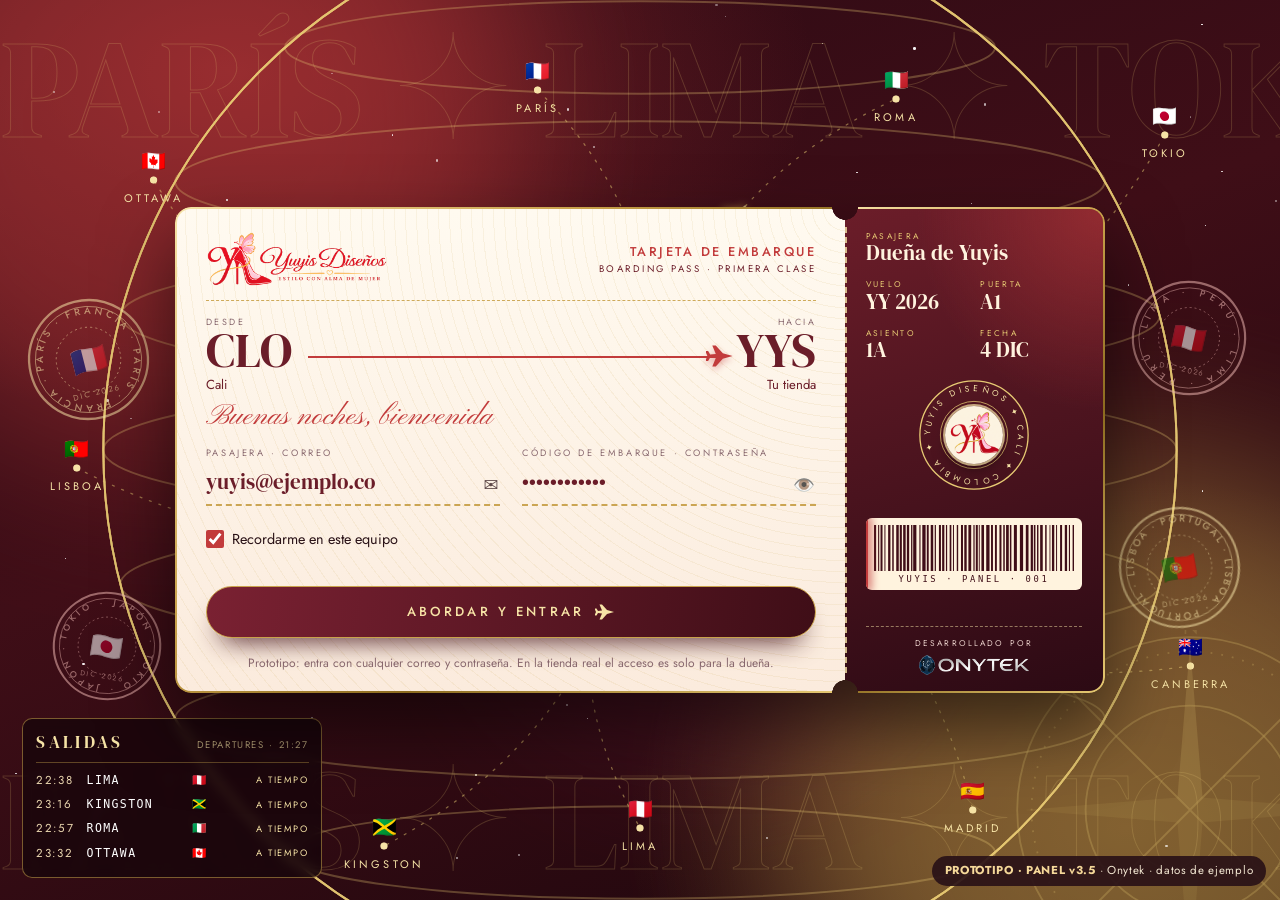
<file: yuyis/panel.html>
<!DOCTYPE html>
<html lang="es">
<head>
<meta charset="utf-8">
<meta name="viewport" content="width=device-width, initial-scale=1, viewport-fit=cover">
<title>Yuyis Diseños · Panel</title>
<link rel="icon" href="img/app-192.png"><meta name="robots" content="noindex"><meta name="theme-color" content="#6B1D29">
<meta name="robots" content="noindex,nofollow">
<link rel="preconnect" href="https://fonts.googleapis.com"><link rel="preconnect" href="https://fonts.gstatic.com" crossorigin>
<link href="https://fonts.googleapis.com/css2?family=DM+Serif+Display:ital@0;1&family=Jost:wght@400;500;600&family=Pinyon+Script&family=Noto+Color+Emoji&display=swap" rel="stylesheet">
<style>
:root{--red:#C23B3B;--wine:#6B1D29;--deep:#3F0E17;--cream:#FDF3E1;--paper:#FFFAF0;--blush:#F8DDD6;--rose:#EBB5B0;--gold:#C9A24B;--ink:#2A1217;--mut:#8a6a70;--ok:#1F7A44;
--display:"DM Serif Display",Georgia,serif,"Noto Color Emoji";--script:"Pinyon Script",cursive;--sans:"Jost",system-ui,"Segoe UI",sans-serif,"Noto Color Emoji"}
*{box-sizing:border-box;margin:0;padding:0}
html{-webkit-text-size-adjust:100%}
body{font-family:var(--sans);color:var(--ink);background:var(--cream);line-height:1.5;min-height:100vh}
button{font:inherit;color:inherit;border:0;background:none;cursor:pointer}
input,select,textarea{font:inherit;color:inherit}
img{display:block;max-width:100%}
h1,h2,h3{font-family:var(--display);font-weight:400;line-height:1.05}
html{scrollbar-width:thin;scrollbar-color:#C23B3B #F8DDD6}
::-webkit-scrollbar{width:12px;height:12px}::-webkit-scrollbar-track{background:#F8DDD6}
::-webkit-scrollbar-thumb{background:linear-gradient(180deg,#E0575A,#C23B3B 45%,#6B1D29);border-radius:12px;border:3px solid #F8DDD6}
.script{font-family:var(--script);color:var(--red)}
.btn{display:inline-flex;align-items:center;justify-content:center;gap:.5rem;border-radius:999px;padding:.7rem 1.3rem;font-weight:500;letter-spacing:.03em;transition:.25s;text-decoration:none;white-space:nowrap}
.btn.red{background:var(--red);color:#fff;box-shadow:0 10px 22px -12px rgba(194,59,59,.9)}.btn.red:hover{background:#A92E3A;transform:translateY(-1px)}
.btn.line{border:1.5px solid var(--wine);color:var(--wine)}.btn.line:hover{background:var(--wine);color:#fff}
.btn.sm{padding:.45rem .9rem;font-size:.85rem}
.btn.wa{border:1.5px solid #1F8F4E;color:#146B39;background:#fff}.btn.wa:hover{background:#1F8F4E;color:#fff}
.btn.ghost{color:var(--red);text-decoration:underline;padding:.3rem .5rem}
.card{background:#fff;border:1px solid rgba(201,162,75,.6);box-shadow:6px 6px 0 var(--blush);padding:1.2rem 1.3rem;border-radius:4px}
.lbl{font-size:.74rem;letter-spacing:.16em;text-transform:uppercase;color:var(--mut)}
.fld{display:grid;gap:.3rem;margin-bottom:.9rem}
.fld input,.fld select,.fld textarea{width:100%;border:1.5px solid rgba(107,29,41,.3);border-radius:12px;padding:.65rem .9rem;background:var(--paper);outline:none;transition:.2s}
.fld input:focus,.fld select:focus,.fld textarea:focus{border-color:var(--red);box-shadow:0 0 0 4px rgba(194,59,59,.12)}
.badge{display:inline-block;border-radius:999px;padding:.15rem .7rem;font-size:.74rem;letter-spacing:.06em;font-weight:500}
.b-nuevo{background:#FDE3C8;color:#9A4F10}.b-prod{background:#E6DDF7;color:#4B2E8F}.b-listo{background:#D7EEE0;color:#1F7A44}.b-env{background:#D6E8F6;color:#1D5E94}.b-ent{background:#E9E4D8;color:#5A4D2B}
.p-ok{background:#D7EEE0;color:#1F7A44}.p-pend{background:#FDE9B8;color:#8A6200}.p-ce{background:#F8DDD6;color:#8A2F2F}

/* ---------- login: tarjeta de embarque ---------- */
#login{position:fixed;inset:0;overflow:hidden;z-index:50;background:#1c060c;color:#F6E7D4}
.sky{position:absolute;inset:0;background:radial-gradient(70% 60% at 18% 8%,rgba(194,59,59,.5),transparent 65%),radial-gradient(60% 60% at 88% 92%,rgba(201,162,75,.28),transparent 65%),linear-gradient(160deg,#2c0a14 0%,#3F0E17 45%,#1c060c 100%)}
.aur{position:absolute;width:55vmax;height:55vmax;border-radius:50%;filter:blur(80px);opacity:.42;animation:drift 24s ease-in-out infinite alternate;pointer-events:none}
.aur.a1{left:-14vmax;top:-18vmax;background:#C23B3B}.aur.a2{right:-16vmax;bottom:-20vmax;background:#C9A24B;animation-delay:-9s}.aur.a3{left:38%;top:34%;width:34vmax;height:34vmax;background:#8f2a52;opacity:.3;animation-delay:-4s}
@keyframes drift{to{transform:translate(7vmax,5vmax) scale(1.18)}}
.stars i{position:absolute;border-radius:50%;background:#fff;animation:tw 4s ease-in-out infinite}
@keyframes tw{50%{opacity:.12;transform:scale(.5)}}
.glow{position:absolute;width:560px;height:560px;border-radius:50%;background:radial-gradient(circle,rgba(246,227,166,.2),transparent 65%);left:0;top:0;pointer-events:none;transform:translate(-50%,-50%);transition:opacity .4s;opacity:0;z-index:1}
.lyr{position:absolute;inset:0;pointer-events:none;transition:transform .25s ease-out;will-change:transform}
.globe{position:absolute;left:50%;top:50%;width:min(135vh,1150px);aspect-ratio:1;transform:translate(-50%,-50%)}
.globe *{fill:none;stroke:rgba(230,201,115,.3);stroke-width:1}
.globe .m{transform-box:fill-box;transform-origin:center;animation:mer 30s linear infinite}
@keyframes mer{from{transform:scaleX(1)}to{transform:scaleX(-1)}}
.compass{position:absolute;right:-90px;bottom:-90px;width:360px;height:360px;opacity:.5;animation:rot 120s linear infinite}
@keyframes rot{to{transform:rotate(360deg)}}
.compass *{fill:none;stroke:rgba(230,201,115,.5);stroke-width:1}.compass .f{fill:rgba(230,201,115,.35);stroke:none}
.mq{position:absolute;left:0;display:flex;width:max-content;white-space:nowrap;font-family:var(--display);font-size:clamp(5rem,11vw,10.5rem);line-height:1;color:transparent;-webkit-text-stroke:1px rgba(230,201,115,.2);animation:mq 80s linear infinite;user-select:none}
.mq.t{top:2%}.mq.b{bottom:1%;animation-direction:reverse}
@keyframes mq{to{transform:translateX(-50%)}}
.arcs{position:absolute;inset:0;width:100%;height:100%}
.ar{fill:none;stroke:rgba(230,201,115,.5);stroke-width:1.3;stroke-dasharray:2 8;stroke-linecap:round}
.nd{fill:#F6E3A6}.nr{fill:none;stroke:#F6E3A6;stroke-width:1.2;transform-box:fill-box;transform-origin:center;animation:ring 3s ease-out infinite}
@keyframes ring{from{transform:scale(1);opacity:.9}to{transform:scale(5);opacity:0}}
.nt{fill:#F6E3A6;font-family:var(--sans);font-size:11px;letter-spacing:.28em;text-transform:uppercase}
.nf{font-family:var(--display);font-size:20px}
.stp{position:absolute;width:var(--w,120px);height:var(--w,120px);transform:rotate(var(--r));animation:stf var(--d,12s) ease-in-out infinite;animation-delay:var(--dl,0s);opacity:.55}
.stp svg{width:100%;height:100%;overflow:visible}
@keyframes stf{50%{transform:rotate(calc(var(--r) + 8deg)) translateY(-14px)}}
.cs{position:fixed;width:110px;height:110px;margin:-55px 0 0 -55px;z-index:6;pointer-events:none;animation:cst 2.4s ease forwards}
@keyframes cst{0%{opacity:0;transform:scale(2.6) rotate(-24deg)}14%{opacity:.9;transform:scale(1) rotate(var(--r,-10deg))}78%{opacity:.8}100%{opacity:0;transform:scale(1) rotate(var(--r,-10deg))}}
.spk{position:fixed;z-index:60;pointer-events:none;color:#F6E3A6;font-size:12px;text-shadow:0 0 8px #C9A24B;animation:spk .9s ease-out forwards}
@keyframes spk{from{opacity:.95}to{opacity:0;transform:translate(var(--sx),var(--sy)) scale(.2) rotate(140deg)}}
.board{position:absolute;left:1.4rem;bottom:1.4rem;width:300px;z-index:4;background:rgba(20,5,10,.72);border:1px solid rgba(201,162,75,.55);border-radius:10px;padding:.7rem .8rem;backdrop-filter:blur(6px);font-size:.72rem;letter-spacing:.14em}
.board .bh{display:flex;justify-content:space-between;align-items:baseline;color:#F6E3A6;border-bottom:1px solid rgba(201,162,75,.4);padding-bottom:.4rem;margin-bottom:.35rem}
.board .bh b{font-family:var(--display);font-weight:400;font-size:1.05rem;letter-spacing:.2em}.board .bh span{opacity:.7;font-size:.6rem}
.brow{display:grid;grid-template-columns:44px 1fr 26px 84px;gap:.4rem;align-items:center;padding:.22rem 0;color:#EBD7B0}
.brow .c{font-family:ui-monospace,Menlo,Consolas,monospace;letter-spacing:.12em;text-transform:uppercase;color:#fff;white-space:nowrap}
.brow .s{font-size:.58rem;text-align:right;color:#F6E3A6}.brow .s.bo{color:#F3A3AE;animation:bl 1.2s steps(2) infinite}
@keyframes bl{50%{opacity:.25}}
/* el boleto */
.stage{position:absolute;inset:0;display:flex;padding:1.2rem;z-index:5;overflow:auto}
#lf{position:relative;margin:auto;width:min(930px,100%);filter:drop-shadow(0 34px 36px rgba(0,0,0,.55));transition:transform .2s ease-out;animation:tkin 1.1s cubic-bezier(.2,.9,.2,1) both}
@keyframes tkin{from{opacity:0;transform:translateY(70px) scale(.94) rotate(-1.5deg)}}
#lf.shake{animation:shk .5s}
@keyframes shk{20%{transform:translateX(-12px)}40%{transform:translateX(10px)}60%{transform:translateX(-7px)}80%{transform:translateX(5px)}}
.tk{display:flex;position:relative}
.tk-main,.tk-stub{position:relative;border:2px solid transparent}
.tk-main{flex:1;min-width:0;padding:1.4rem 1.8rem 1.2rem;color:var(--ink);border-right:0;border-radius:16px 0 0 16px;transition:transform .8s cubic-bezier(.5,0,.2,1);
 background:repeating-radial-gradient(circle at 100% 0,transparent 0 10px,rgba(201,162,75,.1) 10px 11px) padding-box,linear-gradient(180deg,#FFFAF0,#FBEBDD) padding-box,linear-gradient(135deg,#F6E3A6,#C9A24B 35%,#8C6B1F 62%,#E6C973) border-box;
 -webkit-mask:radial-gradient(circle 13px at 100% 0,#0000 97%,#000),radial-gradient(circle 13px at 100% 100%,#0000 97%,#000);-webkit-mask-composite:source-in;mask:radial-gradient(circle 13px at 100% 0,#0000 97%,#000),radial-gradient(circle 13px at 100% 100%,#0000 97%,#000);mask-composite:intersect}
.tk-stub{width:260px;flex:none;padding:1.3rem 1.3rem 1rem;color:#F4E3CB;border-left:0;border-radius:0 16px 16px 0;display:flex;flex-direction:column;transition:transform .8s cubic-bezier(.5,0,.2,1),opacity .8s;
 background:radial-gradient(120% 70% at 100% 0,rgba(194,59,59,.5),transparent 60%) padding-box,linear-gradient(165deg,#6B1D29,#2c0a14) padding-box,linear-gradient(135deg,#F6E3A6,#C9A24B 35%,#8C6B1F 62%,#E6C973) border-box;
 -webkit-mask:radial-gradient(circle 13px at 0 0,#0000 97%,#000),radial-gradient(circle 13px at 0 100%,#0000 97%,#000);-webkit-mask-composite:source-in;mask:radial-gradient(circle 13px at 0 0,#0000 97%,#000),radial-gradient(circle 13px at 0 100%,#0000 97%,#000);mask-composite:intersect}
.tk-stub::before{content:"";position:absolute;left:0;top:18px;bottom:18px;border-left:2px dashed rgba(246,227,166,.8)}
#lf.tear .tk-stub{transform:translate(80px,60px) rotate(10deg);opacity:0}#lf.tear .tk-main{transform:translateX(-20px)}
.tk-bar{display:flex;align-items:center;justify-content:space-between;gap:1rem;padding-bottom:.8rem;border-bottom:1px dashed rgba(201,162,75,.9)}
.tk-bar img{height:56px;width:auto;animation:logoin 1.2s .3s both}
@keyframes logoin{from{opacity:0;transform:scale(.7) rotate(-6deg);filter:blur(6px)}}
.cls{text-align:right;font-size:.6rem;letter-spacing:.26em;color:var(--wine);line-height:1.5}.cls b{display:block;font-size:.8rem;font-weight:500;color:var(--red)}
.tk-route{display:flex;align-items:center;gap:1rem;margin:.9rem 0 .2rem}
.pt b{display:block;font-family:var(--display);font-weight:400;font-size:3rem;line-height:.9;color:var(--wine)}.pt small{display:block;font-size:.56rem;letter-spacing:.28em;color:var(--mut)}.pt span{font-size:.82rem;color:var(--wine)}.pt.r{text-align:right}
.trk{position:relative;flex:1;height:30px}.trk .ln{position:absolute;left:0;right:0;top:50%;border-top:2px dashed rgba(107,29,41,.32)}
.trk .fl{position:absolute;left:0;top:50%;width:0;border-top:2px solid var(--red);transition:width 1s cubic-bezier(.3,.8,.3,1)}
.trk .pn{position:absolute;top:50%;left:0;width:28px;height:28px;transform:translate(-50%,-50%);color:var(--red);transition:left 1s cubic-bezier(.3,.8,.3,1);filter:drop-shadow(0 3px 3px rgba(194,59,59,.4))}
.trk .pn svg{width:100%;height:100%}
.greet{font-family:var(--script);font-size:1.9rem;line-height:1;color:var(--red);margin-top:.4rem}
.fg{display:grid;grid-template-columns:1fr 1fr;gap:1.4rem;margin-top:.8rem}
.f{position:relative}
.f label{display:block;font-size:.58rem;letter-spacing:.28em;text-transform:uppercase;color:var(--mut);margin-bottom:.1rem}
.f input{width:100%;background:transparent;border:0;border-bottom:2px dashed rgba(201,162,75,.95);padding:.3rem 2.2rem .4rem 0;font-family:var(--display);font-size:1.3rem;color:var(--wine);outline:none;border-radius:0}
.f::after{content:"";position:absolute;left:0;bottom:0;height:2px;width:0;background:linear-gradient(90deg,var(--red),var(--gold));transition:width .45s}.f:focus-within::after{width:100%}
.f input:-webkit-autofill{-webkit-box-shadow:0 0 0 40px #FFF6E8 inset;-webkit-text-fill-color:var(--wine)}
.f .ic{position:absolute;right:0;bottom:.35rem;font-size:1.1rem;opacity:.75;padding:.1rem}
.caps{font-size:.76rem;color:#9A4F10;min-height:1.1em;margin:.3rem 0 0}
.tk-main .chk{margin:.3rem 0 .7rem}
.lgbtn{position:relative;width:100%;border-radius:999px;padding:.95rem 1.2rem;color:#F6E3A6;border:1px solid var(--gold);background:linear-gradient(100deg,#7a2132,var(--deep));letter-spacing:.24em;text-transform:uppercase;font-size:.82rem;font-weight:500;overflow:hidden;transition:.25s;box-shadow:0 16px 26px -14px rgba(63,14,23,.95)}
.lgbtn:hover{transform:translateY(-2px);box-shadow:0 20px 30px -12px rgba(63,14,23,1);color:#fff}
.lgbtn::before{content:"";position:absolute;top:0;left:-60%;width:40%;height:100%;background:linear-gradient(100deg,transparent,rgba(246,227,166,.55),transparent);transform:skewX(-20deg);animation:shn 3.2s infinite}
@keyframes shn{0%,60%{left:-60%}100%{left:140%}}
.lgbtn .tx{display:inline-flex;align-items:center;gap:.7rem}.lgbtn svg{width:20px;height:20px}
.lgbtn .pl{display:none}.lgbtn.go .tx{display:none}.lgbtn.go .pl{display:inline-block;animation:tko .9s ease-in forwards}
@keyframes tko{to{transform:translate(200px,-50px) rotate(-18deg);opacity:0}}
.sg{display:grid;grid-template-columns:1fr 1fr;gap:.7rem .8rem}
.sf small{display:block;font-size:.52rem;letter-spacing:.28em;color:#E6C973}.sf b{font-family:var(--display);font-weight:400;font-size:1.3rem;color:#FFF3DE;line-height:1.1}
.sf.w{grid-column:1/-1}
.bc{position:relative;margin:.9rem 0 .6rem;background:#FFF3DE;border-radius:6px;padding:.45rem .5rem .2rem;overflow:hidden}.bc svg{display:block;width:100%;height:46px}
.bc em{display:block;text-align:center;font-style:normal;font-family:ui-monospace,Menlo,Consolas,monospace;font-size:.55rem;letter-spacing:.3em;color:#3F0E17;margin-top:.15rem}
.bc::after{content:"";position:absolute;top:0;bottom:0;width:2px;left:0;background:var(--red);box-shadow:0 0 10px 2px var(--red);animation:scan 3.8s ease-in-out infinite}
.scan .bc::after{animation-duration:.7s}
@keyframes scan{0%,100%{left:3%;opacity:0}10%,90%{opacity:1}50%{left:97%}}
.by2{margin-top:auto;display:flex;flex-direction:column;align-items:center;gap:.35rem;text-decoration:none;color:#E8CFC9;font-size:.52rem;letter-spacing:.26em;text-transform:uppercase;border-top:1px dashed rgba(246,227,166,.5);padding-top:.6rem;transition:.3s}.by2:hover{transform:scale(1.05)}.by2 img{height:20px;width:auto}
.apv{position:absolute;left:34%;top:50%;z-index:9;transform:translate(-50%,-50%) rotate(-12deg) scale(3);opacity:0;border:5px double var(--red);color:var(--red);font-family:var(--display);font-size:2.4rem;padding:.2rem 1.3rem;letter-spacing:.08em;background:rgba(255,250,240,.88);pointer-events:none;mix-blend-mode:multiply;white-space:nowrap}
.apv.on{animation:slam .6s cubic-bezier(.2,1.5,.4,1) forwards}
@keyframes slam{to{opacity:1;transform:translate(-50%,-50%) rotate(-12deg) scale(1)}}
.curtain{visibility:hidden;position:fixed;inset:0;z-index:200;background:var(--deep);transform:translateY(102%);transition:transform .9s cubic-bezier(.7,0,.2,1);display:grid;place-items:center;color:var(--cream);text-align:center;pointer-events:none}
.curtain.up{transform:none;visibility:visible}.curtain.away{transform:translateY(-102%);visibility:visible}
.curtain::after{content:"";position:absolute;left:0;right:0;bottom:-21px;height:22px;background:radial-gradient(circle at 50% 0,var(--deep) 0 12px,transparent 13px) 0 0/28px 22px repeat-x}
.curtain .script{color:#F3B3AE;font-size:2.6rem}
.chipf{position:absolute;left:1.2rem;bottom:1.2rem;font-size:.7rem;letter-spacing:.1em;color:var(--mut);z-index:6}
.seal{position:relative;width:112px;height:112px;margin:.9rem auto 0}.seal svg{position:absolute;inset:0;width:100%;height:100%;animation:rot 40s linear infinite}.seal img{position:absolute;left:50%;top:50%;width:58px;height:58px;transform:translate(-50%,-50%);border-radius:50%;box-shadow:0 0 0 2px rgba(246,227,166,.7),0 8px 18px -6px rgba(0,0,0,.6)}
.bc{margin-top:auto!important}
@media (max-width:780px){.seal{display:none}body:not(.in) .proto{bottom:auto;top:6px;left:50%;transform:translateX(-50%);white-space:nowrap}}
@media (max-width:1180px){.board{display:none}}
@media (max-width:780px){
 .tk{flex-direction:column}
 .tk-main{border-right:2px solid transparent;border-bottom:0;border-radius:16px 16px 0 0;padding:1.2rem 1.2rem 1.1rem;-webkit-mask:radial-gradient(circle 13px at 0 100%,#0000 97%,#000),radial-gradient(circle 13px at 100% 100%,#0000 97%,#000);-webkit-mask-composite:source-in;mask:radial-gradient(circle 13px at 0 100%,#0000 97%,#000),radial-gradient(circle 13px at 100% 100%,#0000 97%,#000);mask-composite:intersect}
 .tk-stub{width:auto;border-left:2px solid transparent;border-top:0;border-radius:0 0 16px 16px;padding:1.1rem 1.2rem .9rem;-webkit-mask:radial-gradient(circle 13px at 0 0,#0000 97%,#000),radial-gradient(circle 13px at 100% 0,#0000 97%,#000);-webkit-mask-composite:source-in;mask:radial-gradient(circle 13px at 0 0,#0000 97%,#000),radial-gradient(circle 13px at 100% 0,#0000 97%,#000);mask-composite:intersect}
 .tk-stub::before{left:18px;right:18px;top:0;bottom:auto;border-left:0;border-top:2px dashed rgba(246,227,166,.8)}
 .sg{grid-template-columns:repeat(4,1fr);gap:.3rem}.sf b{font-size:1.05rem}.sf.w{grid-column:auto;display:none}
 .bc{margin:.7rem 0 .5rem}.bc svg{height:34px}
 .by2{flex-direction:row;justify-content:center;gap:.7rem;margin-top:.3rem}
 #lf.tear .tk-stub{transform:translate(0,90px) rotate(5deg)}#lf.tear .tk-main{transform:translateY(-16px)}
 .apv{left:50%;font-size:1.8rem}
 .pt b{font-size:2.3rem}.fg{grid-template-columns:1fr;gap:1rem}.tk-bar img{height:46px}.cls{font-size:.52rem}.cls b{font-size:.68rem}
 .greet{font-size:1.6rem}.compass{width:240px;height:240px}
}
@media (max-width:420px){.pt span{font-size:.72rem}.pt b{font-size:2rem}}
/* ---------- login móvil: etiqueta de equipaje + tarjeta que sube ---------- */
.mstage{display:none}
@media (max-width:780px){
 .stage,#stamps,.compass{display:none!important}
 .globe{width:150vh;top:38%}
 .mstage{position:absolute;inset:0;padding-bottom:var(--kb,0px);z-index:5;display:flex;flex-direction:column;overflow:hidden}
 body:not(.in) .proto{display:none}
}
.m-hero{position:relative;flex:1;min-height:0;display:flex;flex-direction:column;align-items:center;transition:flex-basis .5s,opacity .4s}
.m-tagwrap{position:relative;margin-top:0;transform-origin:50% 0;animation:swing 5s ease-in-out infinite,tagin 1.2s cubic-bezier(.2,.9,.2,1) both}
.m-tagwrap.hit{animation:swing2 1.6s ease-out}
@keyframes swing{0%,100%{transform:rotate(-5deg)}50%{transform:rotate(5deg)}}
@keyframes swing2{0%{transform:rotate(14deg)}20%{transform:rotate(-11deg)}40%{transform:rotate(8deg)}60%{transform:rotate(-5deg)}80%{transform:rotate(3deg)}100%{transform:rotate(0)}}
@keyframes tagin{from{opacity:0;margin-top:-220px}}
.m-str{display:block;width:2px;height:46px;margin:0 auto;background:linear-gradient(#C9A24B,#F6E3A6)}
.m-str::before,.m-str::after{content:"";position:absolute;top:0;width:34px;height:46px;border:2px solid #C9A24B;border-top:0;border-radius:0 0 40px 40px;left:50%}
.m-str::before{transform:translateX(-100%) skewX(8deg)}.m-str::after{transform:skewX(-8deg)}
.m-tag{position:relative;width:196px;margin:-1px auto 0;padding:1.6rem .9rem .9rem;text-align:center;color:var(--wine);filter:drop-shadow(0 18px 18px rgba(0,0,0,.5));
 background:repeating-radial-gradient(circle at 50% 0,transparent 0 9px,rgba(201,162,75,.12) 9px 10px) padding-box,linear-gradient(180deg,#FFFAF0,#FBEBDD) padding-box,linear-gradient(135deg,#F6E3A6,#C9A24B 35%,#8C6B1F 62%,#E6C973) border-box;border:2px solid transparent;border-radius:6px 6px 18px 18px;clip-path:polygon(0 0,28% 0,31% 0,50% 0,69% 0,72% 0,100% 0,100% 100%,0 100%)}
.m-tag .hole{position:absolute;left:50%;top:10px;width:16px;height:16px;margin-left:-8px;border-radius:50%;background:#2c0a14;box-shadow:0 0 0 3px #C9A24B,inset 0 2px 3px rgba(0,0,0,.6)}
.m-tag img{width:150px;margin:0 auto .45rem}
.m-tag .ln2{border-top:1px dashed rgba(201,162,75,.95);margin:.2rem 0 .45rem}
.m-tag small{display:block;font-size:.52rem;letter-spacing:.3em;color:var(--mut)}
.m-tag b{font-family:var(--display);font-weight:400;font-size:1.5rem;letter-spacing:.14em;color:var(--red);line-height:1.1}
.m-mst{position:absolute;width:84px;height:84px;opacity:.6;animation:stf 11s ease-in-out infinite}.m-mst svg{width:100%;height:100%}
.m-greet{font-family:var(--script);font-size:2rem;line-height:1;color:#F6E3A6;margin-top:auto;text-align:center;text-shadow:0 2px 14px rgba(0,0,0,.4)}
.m-route{display:flex;align-items:center;gap:.8rem;width:min(320px,86%);margin-top:.9rem;margin-bottom:auto;color:#F6E3A6}
.m-route b{font-family:var(--display);font-weight:400;font-size:1.7rem;letter-spacing:.06em;line-height:1}
.m-route .trk .ln{border-top-color:rgba(246,227,166,.5)}.m-route .trk .fl{border-top-color:#F6E3A6}.m-route .trk .pn{color:#F6E3A6;width:24px;height:24px;filter:drop-shadow(0 0 6px #C9A24B)}
#login.typing .m-hero>*{opacity:0;pointer-events:none;transition:opacity .25s}
.m-sheetw{position:relative;filter:drop-shadow(0 -14px 30px rgba(0,0,0,.45));animation:sup 1s .15s cubic-bezier(.2,.9,.2,1) both;transition:transform .7s cubic-bezier(.6,0,.3,1)}
@keyframes sup{from{transform:translateY(100%)}}
.m-sheetw.leave{transform:translateY(105%)}
.m-sheet{position:relative;padding:.7rem 1.2rem calc(.9rem + env(safe-area-inset-bottom));border:2px solid transparent;border-bottom:0;border-radius:30px 30px 0 0;color:var(--ink);
 background:repeating-radial-gradient(circle at 100% 0,transparent 0 10px,rgba(201,162,75,.1) 10px 11px) padding-box,linear-gradient(180deg,#FFFAF0,#FBEBDD) padding-box,linear-gradient(135deg,#F6E3A6,#C9A24B 35%,#8C6B1F 62%,#E6C973) border-box;
 -webkit-mask:radial-gradient(circle 11px at 0 66px,#0000 97%,#000),radial-gradient(circle 11px at 100% 66px,#0000 97%,#000);-webkit-mask-composite:source-in;mask:radial-gradient(circle 11px at 0 66px,#0000 97%,#000),radial-gradient(circle 11px at 100% 66px,#0000 97%,#000);mask-composite:intersect}
.m-grab{width:44px;height:4px;border-radius:4px;background:rgba(201,162,75,.8);margin:0 auto .6rem}
.m-hd{display:flex;align-items:center;gap:.7rem;padding-bottom:.65rem;border-bottom:2px dashed rgba(201,162,75,.9);margin:0 -.2rem .9rem}
.m-hd img{width:34px;height:34px;border-radius:50%;box-shadow:0 0 0 2px #C9A24B}
.m-hd div{font-size:.55rem;letter-spacing:.24em;color:var(--wine);line-height:1.5}.m-hd b{display:block;font-size:.72rem;font-weight:500;color:var(--red)}
.m-hd em{margin-left:auto;font-style:normal;font-family:var(--display);font-size:1.1rem;color:var(--wine);text-align:right;line-height:1.1}.m-hd em small{display:block;font-family:var(--sans);font-size:.5rem;letter-spacing:.24em;color:var(--mut)}
.mf{position:relative;margin-bottom:.7rem;background:#fff;border:1.5px solid rgba(201,162,75,.95);border-radius:16px;padding:.5rem 3rem .25rem 1rem;transition:.25s}
.mf:focus-within{border-color:var(--red);box-shadow:0 0 0 4px rgba(194,59,59,.14),0 12px 22px -14px rgba(194,59,59,.7)}
.mf label{display:block;font-size:.54rem;letter-spacing:.26em;text-transform:uppercase;color:var(--mut)}
.mf input{width:100%;border:0;background:transparent;outline:none;font-family:var(--display);font-size:1.25rem;color:var(--wine);padding:.05rem 0 .2rem;min-height:30px}
.mf .ic{position:absolute;right:.9rem;top:50%;transform:translateY(-50%);font-size:1.25rem;opacity:.8;padding:.4rem}
.m-row{display:flex;align-items:center;justify-content:space-between;gap:1rem;margin:.1rem .2rem .8rem}.m-row .chk{margin:0}
.m-btns{display:grid;grid-template-columns:1fr 62px;gap:.6rem}
.m-btns .lgbtn{padding:1.05rem .6rem;font-size:.78rem;letter-spacing:.2em}
.fp{position:relative;border-radius:999px;border:1.5px solid var(--gold);background:#fff;color:var(--wine);display:grid;place-items:center;overflow:hidden;box-shadow:0 10px 20px -12px rgba(63,14,23,.7)}
.fp svg{width:30px;height:30px;fill:none;stroke:currentColor;stroke-width:1.6;stroke-linecap:round}
.fp::after{content:"";position:absolute;left:0;right:0;height:2px;top:0;background:var(--red);box-shadow:0 0 10px 2px var(--red);opacity:0}
.fp.scanning{color:var(--red)}.fp.scanning::after{animation:fps 1s ease-in-out}
@keyframes fps{0%{top:0;opacity:1}100%{top:100%;opacity:1}}
.m-ft{display:flex;align-items:center;gap:.8rem;margin-top:.8rem;padding-top:.7rem;border-top:2px dashed rgba(201,162,75,.9)}
.m-ft .bc{flex:1;margin:0!important;padding:.3rem .4rem 0}.m-ft .bc svg{height:26px}.m-ft .bc em{display:none}
.m-ft .by2{margin:0;padding:0;border:0;flex-direction:column;align-items:center;color:#8a6a70}.m-ft .by2 img{height:18px;filter:invert(1) brightness(.3) sepia(1) hue-rotate(300deg) saturate(3)}
.m-dm{font-size:.62rem;color:var(--mut);text-align:center;margin-top:.55rem;line-height:1.4}
.m-apv{position:absolute;left:50%;top:44%;z-index:9;transform:translate(-50%,-50%) rotate(-12deg) scale(3);opacity:0;border:5px double var(--red);color:var(--red);font-family:var(--display);font-size:2rem;padding:.15rem 1rem;letter-spacing:.08em;background:rgba(255,250,240,.9);pointer-events:none;mix-blend-mode:multiply;white-space:nowrap}
.m-apv.on{animation:slam .6s cubic-bezier(.2,1.5,.4,1) forwards}

/* ---------- móvil fijo: sin rebote ni scroll, respeta el notch / Dynamic Island ---------- */
html,body{overscroll-behavior:none}
@media (max-width:780px){
 body:not(.in){position:fixed;inset:0;width:100%;height:100%;overflow:hidden;touch-action:manipulation}
 #login{height:100vh;height:100dvh;touch-action:manipulation}
 .mstage{padding-top:env(safe-area-inset-top,0px);padding-left:env(safe-area-inset-left,0px);padding-right:env(safe-area-inset-right,0px)}
 .m-hero{padding-top:6px}
 .m-tag{width:clamp(150px,23dvh,196px)}
 .m-tag img{width:clamp(110px,17dvh,150px)}
 .m-tag b{font-size:clamp(1rem,2.6dvh,1.35rem);letter-spacing:.08em;white-space:nowrap}
 .m-greet{font-size:clamp(1.5rem,3.8dvh,2rem)}
 @keyframes swing{0%,100%{transform:rotate(-2.5deg)}50%{transform:rotate(2.5deg)}}
 body.in .top{padding-top:calc(.7rem + env(safe-area-inset-top,0px))}
}
@media (max-width:780px) and (max-height:780px){
 .m-sheet{padding-top:.5rem}.m-grab{margin-bottom:.4rem}
 .m-hd{padding-bottom:.45rem;margin-bottom:.6rem}.m-hd img{width:28px;height:28px}
 .mf{margin-bottom:.45rem;padding-top:.4rem;padding-bottom:.1rem}.mf input{font-size:1.1rem;min-height:26px}
 .m-row{margin-bottom:.5rem}.m-btns .lgbtn{padding:.85rem .5rem}.fp{width:56px}.m-btns{grid-template-columns:1fr 56px}
 .m-ft{margin-top:.5rem;padding-top:.45rem}.m-ft .bc svg{height:20px}.m-dm{display:none}
}
@media (max-width:780px) and (max-height:700px){.m-hd{display:none}.m-sheet{-webkit-mask:none;mask:none}.m-grab{margin-bottom:.5rem}.m-ft .by2 span{display:none}}
@media (max-width:780px) and (max-height:830px){.m-greet{display:none}}
@media (max-width:780px) and (max-height:720px){.m-greet{display:none}.m-tag img{width:120px}.m-tag{width:160px;padding-top:1.4rem}.m-route{margin-top:.5rem}}
@media (max-width:780px) and (max-height:620px){.m-route,.m-mst{display:none}.m-tagwrap{transform:scale(.8)}}
.chk{display:flex;align-items:center;gap:.5rem;font-size:.9rem;margin:.2rem 0 1.1rem}.chk input{accent-color:var(--red);width:18px;height:18px}
.err{color:var(--red);font-size:.86rem;min-height:1.3em;margin-bottom:.4rem}
.dm{font-size:.75rem;color:var(--mut);margin-top:1rem;text-align:center}
/* ---------- app ---------- */
#app{display:none;min-height:100vh;grid-template-columns:250px 1fr}
.side{background:var(--deep);color:var(--cream);position:sticky;top:0;height:100vh;display:flex;flex-direction:column;padding:1.2rem .9rem;overflow:auto}
.side .logo{display:flex;align-items:center;gap:.7rem;padding:.2rem .5rem 1.2rem;border-bottom:1px solid rgba(201,162,75,.4);margin-bottom:1rem}
.side .logo img{width:46px;height:46px;border-radius:50%;border:1.5px solid var(--gold)}
.side .logo b{font-family:var(--display);font-weight:400;font-size:1.3rem;line-height:1}.side .logo small{display:block;font-size:.66rem;letter-spacing:.2em;text-transform:uppercase;color:#E8CFC9}
.nav{display:grid;gap:.25rem}
.nav button{display:flex;align-items:center;gap:.8rem;padding:.7rem .9rem;border-radius:12px;color:#E8CFC9;text-align:left;transition:.25s;position:relative}
.nav button:hover{background:rgba(255,255,255,.08);color:#fff}
.nav button.on{background:var(--red);color:#fff;box-shadow:0 10px 20px -12px rgba(0,0,0,.6)}
.nav svg,.bn svg{width:20px;height:20px;fill:none;stroke:currentColor;stroke-width:1.8;stroke-linecap:round;stroke-linejoin:round;flex:none}
.nav .nb{margin-left:auto;background:var(--gold);color:var(--deep);border-radius:999px;min-width:22px;height:22px;display:grid;place-items:center;font-size:.76rem;font-weight:600;padding:0 6px}
.me{margin-top:auto;border-top:1px solid rgba(201,162,75,.4);padding-top:1rem;display:flex;align-items:center;gap:.7rem}
.av{width:42px;height:42px;border-radius:50%;background:var(--rose);color:var(--wine);display:grid;place-items:center;font-family:var(--display);font-size:1.2rem;overflow:hidden;flex:none;border:1.5px solid var(--gold)}
.av img{width:100%;height:100%;object-fit:cover}
.me small{display:block;color:#E8CFC9;font-size:.74rem}.me button{margin-left:auto;font-size:.78rem;text-decoration:underline;color:#F3B3AE}
.main{min-width:0}
.top{position:sticky;top:0;z-index:20;background:rgba(253,243,225,.92);backdrop-filter:blur(10px);border-bottom:1px solid rgba(201,162,75,.45);padding:.8rem 1.6rem;display:flex;align-items:center;gap:1rem}
.top h1{font-size:1.9rem;color:var(--wine)}.top .sp{flex:1}
.bell{position:relative;width:42px;height:42px;border-radius:50%;background:#fff;border:1px solid rgba(107,29,41,.25);display:grid;place-items:center;font-size:1.1rem}
.bell.on::after{content:"";position:absolute;right:8px;top:8px;width:9px;height:9px;border-radius:50%;background:var(--ok);border:2px solid #fff}
.view{padding:1.6rem;max-width:1180px;display:none;animation:in .5s both}
.view.on{display:block}
@keyframes in{from{opacity:0;transform:translateY(14px)}}
.hello{margin-bottom:1.3rem}.hello .script{font-size:2rem;line-height:1}.hello h2{font-size:2.3rem;color:var(--wine)}
.grid{display:grid;gap:1.2rem}.g4{grid-template-columns:repeat(4,1fr)}.g3{grid-template-columns:repeat(3,1fr)}.g2{grid-template-columns:1.4fr 1fr}.g22{grid-template-columns:1fr 1fr}
.kpi{position:relative;overflow:hidden}
.kpi .v{font-family:var(--display);font-size:2.3rem;color:var(--wine);line-height:1.1}
.kpi .d{font-size:.82rem;color:var(--ok)}.kpi .d.dn{color:var(--red)}
.kpi .ic{position:absolute;right:.9rem;top:.8rem;font-size:1.5rem;opacity:.9}
.seg{display:inline-flex;background:#fff;border:1.5px solid rgba(107,29,41,.25);border-radius:999px;padding:3px}
.seg button{padding:.35rem .9rem;border-radius:999px;font-size:.85rem}.seg button.on{background:var(--wine);color:#fff}
.hd{display:flex;align-items:center;justify-content:space-between;gap:.8rem;margin-bottom:.9rem;flex-wrap:wrap}
.hd h3{font-size:1.5rem;color:var(--wine)}
.bars{display:flex;align-items:flex-end;gap:5px;height:170px;padding-top:10px}
.bars div{flex:1;background:linear-gradient(180deg,var(--red),#E58F8F);border-radius:5px 5px 0 0;position:relative;min-height:3px;transition:height .8s cubic-bezier(.2,.8,.2,1),filter .2s;transform-origin:bottom}
.bars div:hover{filter:brightness(1.1)}.bars div::after{content:attr(data-v);position:absolute;bottom:calc(100% + 4px);left:50%;transform:translateX(-50%);font-size:.68rem;opacity:0;white-space:nowrap;background:var(--ink);color:#fff;padding:1px 6px;border-radius:4px;transition:.2s;pointer-events:none}
.bars div:hover::after{opacity:1}
.bx{display:flex;gap:5px;margin-top:4px}.bx span{flex:1;text-align:center;font-size:.66rem;color:var(--mut)}
.hb{display:grid;gap:.55rem}.hb .r{display:grid;grid-template-columns:110px 1fr 56px;gap:.6rem;align-items:center;font-size:.88rem}
.hb .t{height:12px;background:var(--blush);border-radius:6px;overflow:hidden}.hb .t i{display:block;height:100%;background:linear-gradient(90deg,var(--wine),var(--red));border-radius:6px}
.hb .n{text-align:right;color:var(--mut);font-size:.82rem}
.st{display:grid;grid-template-columns:repeat(5,1fr);gap:.5rem;text-align:center}
.st div{background:var(--blush);border-radius:12px;padding:.7rem .3rem}.st b{display:block;font-family:var(--display);font-weight:400;font-size:1.7rem;color:var(--wine)}.st span{font-size:.7rem;letter-spacing:.08em;text-transform:uppercase;color:var(--mut)}
.row{display:grid;grid-template-columns:auto 1fr auto;gap:.9rem;align-items:center;padding:.8rem 0;border-bottom:1px dashed rgba(107,29,41,.22);cursor:pointer}
.row:last-child{border:0}.row:hover .rt{color:var(--red)}
.stamp{width:52px;height:52px;border-radius:50%;border:2px double var(--red);color:var(--red);display:grid;place-items:center;font-size:1.5rem;transform:rotate(-8deg)}
.rt{font-family:var(--display);font-size:1.2rem;color:var(--wine);transition:.2s}.rs{font-size:.82rem;color:var(--mut)}
.rr{text-align:right;font-family:var(--display);font-size:1.2rem;color:var(--red)}
.alert{background:linear-gradient(100deg,var(--wine),var(--red));color:#fff;border-radius:6px;padding:1.1rem 1.3rem;display:flex;align-items:center;gap:1rem;flex-wrap:wrap;margin-bottom:1.2rem;box-shadow:6px 6px 0 var(--rose)}
.alert b{font-family:var(--display);font-weight:400;font-size:1.4rem;display:block}.alert .btn{background:#fff;color:var(--wine);margin-left:auto}
.chips{display:flex;gap:.5rem;flex-wrap:wrap;margin-bottom:1.1rem}
.chips button{padding:.45rem 1rem;border-radius:999px;border:1.5px solid rgba(107,29,41,.3);background:#fff;font-size:.88rem;transition:.2s}.chips button.on{background:var(--wine);color:#fff;border-color:var(--wine)}
.order{display:grid;grid-template-columns:auto 1fr auto;gap:1rem;align-items:center;padding:1rem 1.2rem;margin-bottom:.9rem;cursor:pointer;transition:.25s}
.order:hover{transform:translateY(-2px);box-shadow:8px 8px 0 var(--rose)}
.order .meta{display:flex;gap:.4rem;flex-wrap:wrap;margin-top:.3rem}
.steps{display:flex;gap:4px;margin-top:.6rem}.steps i{height:5px;flex:1;border-radius:4px;background:var(--blush)}.steps i.on{background:var(--red)}
.pgrid{display:grid;grid-template-columns:repeat(auto-fill,minmax(210px,1fr));gap:1.3rem}
.prod{padding:8px 8px 0;transition:.25s}
.prod:hover{transform:translateY(-3px)}
.prod .ph{position:relative;aspect-ratio:1;overflow:hidden;background:var(--blush)}.prod .ph img{width:100%;height:100%;object-fit:cover}
.prod.hid .ph img{filter:grayscale(1) opacity(.5)}
.prod .ph .badge{position:absolute;left:8px;top:8px;background:var(--ink);color:#fff}
.prod .in{padding:.7rem .4rem .8rem}.prod h4{font-family:var(--display);font-weight:400;font-size:1.3rem;color:var(--wine)}
.prod .acts{display:flex;gap:.4rem;margin-top:.6rem;flex-wrap:wrap}
.tbl{width:100%;border-collapse:collapse}.tbl th{font-size:.72rem;letter-spacing:.14em;text-transform:uppercase;color:var(--mut);text-align:left;padding:.5rem .6rem;border-bottom:1.5px solid var(--gold);font-weight:500}
.tbl td{padding:.75rem .6rem;border-bottom:1px dashed rgba(107,29,41,.2)}
.code{font-family:var(--display);font-size:1.25rem;background:var(--blush);border:1.5px dashed var(--red);color:var(--red);padding:.1rem .7rem;border-radius:6px;letter-spacing:.06em}
.sw{position:relative;width:44px;height:24px;border-radius:999px;background:#d8c9c4;transition:.25s;flex:none}.sw::after{content:"";position:absolute;left:3px;top:3px;width:18px;height:18px;border-radius:50%;background:#fff;transition:.25s}.sw.on{background:var(--ok)}.sw.on::after{left:23px}
.donut{width:150px;height:150px;border-radius:50%;margin:auto;position:relative}.donut::after{content:"";position:absolute;inset:30px;background:#fff;border-radius:50%}
.lg{display:grid;gap:.3rem;font-size:.86rem;margin-top:.8rem}.lg i{display:inline-block;width:10px;height:10px;border-radius:3px;margin-right:.5rem}
.top3{display:grid;gap:.6rem}.top3 .it{display:grid;grid-template-columns:22px 46px 1fr auto;gap:.7rem;align-items:center;font-size:.9rem}
.top3 img{width:46px;height:46px;object-fit:cover;border:2px solid #fff;outline:1px solid var(--gold)}.top3 .n{font-family:var(--display);color:var(--gold);font-size:1.3rem}


/* ---------- integraciones ---------- */
.ready{display:grid;grid-template-columns:auto 1fr;gap:1.4rem;align-items:center;margin-bottom:1.4rem;background:linear-gradient(110deg,var(--deep),var(--wine));color:var(--cream);border:0;box-shadow:8px 8px 0 var(--rose)}
.ring{width:110px;height:110px;border-radius:50%;display:grid;place-items:center;font-family:var(--display);font-size:2rem;position:relative;background:conic-gradient(var(--gold) calc(var(--p)*1%),rgba(255,255,255,.15) 0);transition:.8s}
.ring::before{content:"";position:absolute;inset:9px;background:var(--deep);border-radius:50%}.ring b{position:relative;font-weight:400}
.ready h3{color:#fff;font-size:1.7rem}.ready p{color:#E8CFC9;font-size:.92rem;margin-top:.3rem}
.igrp{margin:1.6rem 0 .7rem}
.igrid{display:grid;grid-template-columns:repeat(auto-fill,minmax(290px,1fr));gap:1.1rem}
.int{display:flex;flex-direction:column;gap:.7rem;transition:.25s;position:relative}
.int:hover{transform:translateY(-3px);box-shadow:8px 8px 0 var(--rose)}
.int .hdr{display:flex;align-items:center;gap:.8rem}
.int .ico{width:52px;height:52px;border-radius:14px;background:var(--blush);display:grid;place-items:center;font-size:1.7rem;flex:none;border:1px solid rgba(201,162,75,.6)}
.int h4{font-family:var(--display);font-weight:400;font-size:1.35rem;color:var(--wine);line-height:1.1}
.int p{font-size:.88rem;color:#5a3a41;flex:1}
.stt{display:inline-flex;align-items:center;gap:.4rem;font-size:.74rem;letter-spacing:.06em;border-radius:999px;padding:.15rem .7rem;font-weight:500}
.stt::before{content:"";width:8px;height:8px;border-radius:50%;background:currentColor}
.s-on{background:#D7EEE0;color:#1F7A44}.s-test{background:#FDE9B8;color:#8A6200}.s-off{background:#F3E4E1;color:#8a6a70}
.int .foot{display:flex;justify-content:space-between;align-items:center;gap:.5rem}
.cpy{display:flex;gap:.4rem;align-items:center;background:var(--paper);border:1.5px dashed var(--gold);border-radius:10px;padding:.5rem .7rem;font-size:.8rem;word-break:break-all}
.cpy button{margin-left:auto;font-size:.76rem;text-decoration:underline;color:var(--red);flex:none}
.sec2{background:var(--blush);border-radius:12px;padding:.8rem .9rem;font-size:.84rem;margin:.6rem 0}
.tgl{display:flex;align-items:center;justify-content:space-between;gap:.8rem;padding:.55rem 0}
.tst{display:flex;align-items:center;gap:.6rem;margin:.6rem 0;font-size:.88rem;min-height:1.6em}
.spin{width:18px;height:18px;border-radius:50%;border:3px solid var(--rose);border-top-color:var(--red);animation:sp .7s linear infinite}@keyframes sp{to{transform:rotate(360deg)}}
.chk2{display:grid;gap:.4rem;margin-top:.8rem}.chk2 div{display:flex;gap:.6rem;align-items:center;font-size:.9rem;color:#E8CFC9}.chk2 span.d{width:20px;height:20px;border-radius:50%;display:grid;place-items:center;font-size:.7rem;background:rgba(255,255,255,.15)}.chk2 .ok{color:#fff}.chk2 .ok span.d{background:var(--gold);color:var(--deep)}
/* ---------- redes ---------- */
.rgrid{display:grid;grid-template-columns:1.15fr 1fr;gap:1.3rem;align-items:start}
.net{display:grid;grid-template-columns:54px 1fr auto;gap:.9rem;align-items:center;padding:1rem 0;border-bottom:1px dashed rgba(107,29,41,.22)}
.net:last-child{border:0}
.net .ni{width:54px;height:54px;border-radius:50%;display:grid;place-items:center;color:#fff;transition:.3s}
.net .ni svg{width:26px;height:26px;fill:none;stroke:currentColor;stroke-width:1.9;stroke-linecap:round;stroke-linejoin:round}
.net:hover .ni{transform:rotate(-10deg) scale(1.08)}
.net input{width:100%;border:1.5px solid rgba(107,29,41,.3);border-radius:12px;padding:.55rem .8rem;background:var(--paper);outline:none;margin-top:.25rem;transition:.2s}
.net input:focus{border-color:var(--red);box-shadow:0 0 0 4px rgba(194,59,59,.12)}
.net .hint{font-size:.74rem;color:var(--mut);margin-top:.2rem;min-height:1.1em}.net .hint.bad{color:var(--red)}
.bg-ig{background:linear-gradient(45deg,#F5A623,#E1306C 55%,#8A3AB9)}.bg-fb{background:#1877F2}.bg-wa{background:#25A559}.bg-tt{background:#111}
.pv{position:sticky;top:84px}
.pvf{background:linear-gradient(180deg,var(--blush),#fbe9e3);border:1px solid rgba(201,162,75,.6);border-radius:6px;padding:1.2rem 1rem;text-align:center;position:relative;overflow:hidden}
.pvf .script{font-size:1.7rem;line-height:1}.pvf h4{font-family:var(--display);font-weight:400;font-size:1.7rem;color:var(--wine);margin:.1rem 0 .8rem}
.visa{display:grid;grid-template-columns:44px 1fr auto;gap:.7rem;align-items:center;background:#fff;border:1px solid rgba(201,162,75,.7);box-shadow:4px 4px 0 var(--rose);padding:.6rem .8rem;margin-bottom:.8rem;text-align:left;animation:in .4s both}
.visa .ni{width:44px;height:44px;border-radius:50%;display:grid;place-items:center;color:#fff}.visa .ni svg{width:22px;height:22px;fill:none;stroke:currentColor;stroke-width:1.9;stroke-linecap:round;stroke-linejoin:round}
.visa b{font-family:var(--display);font-weight:400;font-size:1.1rem;color:var(--wine);display:block;line-height:1.1}.visa small{color:var(--mut);font-size:.76rem}
.visa .sb{font-size:.72rem;background:var(--red);color:#fff;border-radius:999px;padding:.25rem .7rem}
.gift{border:2px dashed var(--red);border-radius:12px;padding:.7rem;margin-top:.4rem;background:rgba(255,255,255,.7);font-size:.84rem}
.gift b{font-family:var(--display);font-weight:400;font-size:1.3rem;color:var(--red)}
.icons{display:flex;gap:.5rem;justify-content:center;margin-top:.9rem}.icons .ni{width:36px;height:36px;border-radius:50%;display:grid;place-items:center;color:#fff}.icons .ni svg{width:18px;height:18px;fill:none;stroke:currentColor;stroke-width:1.9;stroke-linecap:round;stroke-linejoin:round}
.moreh{display:grid;gap:.5rem}.moreh button{display:flex;align-items:center;gap:.9rem;padding:.9rem 1rem;border-radius:14px;background:#fff;border:1px solid rgba(201,162,75,.6);font-size:1rem;text-align:left}.moreh svg{width:22px;height:22px;fill:none;stroke:var(--red);stroke-width:1.8;stroke-linecap:round;stroke-linejoin:round}
@media (max-width:980px){.rgrid{grid-template-columns:1fr}.pv{position:static}.ready{grid-template-columns:1fr;text-align:center;justify-items:center}}

/* modal / drawer */
.ov{position:fixed;inset:0;background:rgba(42,18,23,.55);backdrop-filter:blur(3px);z-index:80;opacity:0;pointer-events:none;transition:.3s}.ov.on{opacity:1;pointer-events:auto}
.sheet{position:fixed;z-index:90;top:0;right:0;bottom:0;width:min(520px,100vw);background:var(--cream);transform:translateX(104%);transition:transform .45s cubic-bezier(.2,.8,.2,1);overflow:auto;padding:1.4rem;border-left:1px solid var(--gold);overscroll-behavior:contain}
.sheet.on{transform:none}
.sheet .x{position:absolute;right:14px;top:12px;width:40px;height:40px;border-radius:50%;background:#fff;border:1px solid rgba(107,29,41,.3);font-size:1.3rem}
.sheet h2{font-size:2.2rem;color:var(--wine);margin-bottom:.2rem;padding-right:3rem}
.sec{margin:1.2rem 0 .5rem}
.li{display:grid;grid-template-columns:54px 1fr auto;gap:.8rem;align-items:center;padding:.5rem 0;border-bottom:1px dashed rgba(107,29,41,.2)}.li img{width:54px;height:54px;object-fit:cover;border:2px solid #fff;outline:1px solid var(--gold)}
.stepper{display:grid;grid-template-columns:repeat(5,1fr);gap:.3rem;margin:.6rem 0}
.stepper button{padding:.5rem .1rem;border-radius:10px;border:1.5px solid rgba(107,29,41,.25);font-size:.72rem;background:#fff;transition:.2s;line-height:1.2}
.stepper button.done{background:var(--blush)}.stepper button.on{background:var(--red);color:#fff;border-color:var(--red)}
.note{background:var(--blush);border-radius:10px;padding:.7rem .9rem;font-size:.86rem;margin:.6rem 0}
.sugg{background:#fff;border:1.5px dashed var(--gold);border-radius:14px;padding:.9rem;margin-bottom:.9rem}
.sugg .nm{font-family:var(--display);font-size:2rem;color:var(--wine);line-height:1.1;margin:.3rem 0 .6rem}
.sugg .row2{display:flex;gap:.4rem;flex-wrap:wrap}
.szs{display:flex;gap:.4rem;flex-wrap:wrap}.szs button{width:42px;height:42px;border-radius:50%;border:1.5px solid rgba(107,29,41,.3);background:#fff}.szs button.on{background:var(--red);color:#fff;border-color:var(--red)}
.drop{border:2px dashed var(--gold);border-radius:14px;padding:1rem;text-align:center;cursor:pointer;background:rgba(255,255,255,.6);overflow:hidden}
.drop img{max-height:170px;margin:auto}
.toast{position:fixed;left:50%;top:18px;transform:translateX(-50%);background:var(--ink);color:#fff;padding:.8rem 1.2rem;border-radius:16px;z-index:300;max-width:92vw;font-size:.92rem;animation:in .35s both;box-shadow:0 14px 30px -12px rgba(0,0,0,.6)}
.push{position:fixed;right:18px;top:18px;z-index:310;width:min(360px,92vw);background:rgba(255,255,255,.97);border-radius:18px;padding:.9rem 1rem;display:grid;grid-template-columns:44px 1fr;gap:.8rem;box-shadow:0 20px 40px -16px rgba(0,0,0,.5);animation:push .5s cubic-bezier(.2,1.2,.4,1) both;cursor:pointer;border:1px solid rgba(0,0,0,.08)}
.push img{width:44px;height:44px;border-radius:10px}.push b{display:block;font-size:.9rem}.push span{font-size:.86rem;color:#444}.push small{color:#888;font-size:.7rem}
@keyframes push{from{opacity:0;transform:translateY(-30px) scale(.96)}}
.bn{display:none}.sm2{display:none}
.proto{position:fixed;right:14px;bottom:14px;z-index:60;background:var(--ink);color:var(--cream);font-size:.72rem;letter-spacing:.06em;padding:.4rem .8rem;border-radius:999px;opacity:.92}.proto b{color:#FFE3A3}
.by{display:flex;align-items:center;justify-content:center;gap:.5rem;font-size:.58rem;letter-spacing:.14em;text-transform:uppercase;color:#E8CFC9;text-decoration:none;margin:.9rem .2rem 0;padding:.35rem .6rem;border:1px solid rgba(201,162,75,.4);border-radius:999px}.by img{height:16px}

@media (max-width:980px){
  #login{grid-template-columns:1fr}.lg-art{display:none}
  #app{grid-template-columns:1fr}.side{display:none}
  .top{padding:.7rem 1rem}.top h1{font-size:1.6rem}.view{padding:1.1rem 1rem 6rem}
  .g4{grid-template-columns:1fr 1fr}.g3,.g2,.g22{grid-template-columns:1fr}
  body.in .bn{display:grid;grid-template-columns:repeat(5,1fr);position:fixed;left:0;right:0;bottom:0;z-index:70;background:rgba(63,14,23,.97);border-top:2px solid var(--red);padding:.3rem 0 calc(.3rem + env(safe-area-inset-bottom))}
  .bn button{display:flex;flex-direction:column;align-items:center;gap:2px;color:#E8CFC9;font-size:.58rem;letter-spacing:.06em;text-transform:uppercase;padding:.35rem 0;position:relative}
  .bn button.on{color:#fff}.bn button.on svg{stroke:#FFE3A3}
  .bn .nb{position:absolute;top:0;right:22%;background:var(--gold);color:var(--deep);border-radius:999px;min-width:16px;height:16px;font-size:.6rem;display:grid;place-items:center;font-weight:600;padding:0 4px}
  .proto{bottom:74px;left:8px;right:auto;font-size:.62rem}
  .st{grid-template-columns:repeat(5,1fr)}.hb .r{grid-template-columns:84px 1fr 44px}
  .order{grid-template-columns:auto 1fr}.order .rr{grid-column:1/-1;text-align:left}
  .row{grid-template-columns:auto minmax(0,1fr);row-gap:.35rem}
 .row>div:last-child{grid-column:2;display:flex;align-items:center;justify-content:space-between;gap:.6rem}
 .row .rt{font-size:1.05rem;overflow-wrap:anywhere}
 .stamp{width:46px;height:46px}
  .tbl .hm{display:none}.lg2{display:none}.sm2{display:inline}
}
/* ---------- armonía: nada se sale de su cuadro ---------- */
.grid>*,.card,.view>*{min-width:0}
.card{max-width:100%}
.g4{grid-template-columns:repeat(4,minmax(0,1fr))}.g3{grid-template-columns:repeat(3,minmax(0,1fr))}.g22{grid-template-columns:repeat(2,minmax(0,1fr))}
.kpi .v{white-space:nowrap}
.kpi .lbl{white-space:nowrap;padding-right:2.4rem;min-height:2rem}
.st{grid-template-columns:repeat(5,minmax(0,1fr))}
.st div{display:flex;flex-direction:column;align-items:center;justify-content:center;gap:.25rem;min-height:4.8rem;padding:.6rem .2rem}
.st b{font-size:clamp(1.35rem,6vw,1.7rem);line-height:1}
.st span{display:flex;align-items:center;justify-content:center;min-height:2.3em;font-size:clamp(.5rem,2.3vw,.68rem);letter-spacing:.04em;line-height:1.15;text-align:center;max-width:100%}
.hb .n{white-space:nowrap}
body.in{overflow-x:hidden}
@media (max-width:980px){
 .g4{grid-template-columns:repeat(2,minmax(0,1fr))}.g3,.g2,.g22{grid-template-columns:minmax(0,1fr)!important}
 .hb .r{grid-template-columns:84px minmax(0,1fr) auto}.hb .n{font-size:.76rem;min-width:52px}
 .kpi .v{font-size:clamp(1.5rem,7vw,2rem)}
 .kpi .ic{font-size:1.25rem;top:.7rem;right:.8rem}
 .kpi .lbl{font-size:clamp(.56rem,2.6vw,.7rem);letter-spacing:.1em}
 .tbl th,.tbl td{padding-left:.4rem;padding-right:.4rem}
 #v-cupones .tbl{table-layout:fixed}#v-cupones .tbl th{font-size:.6rem;letter-spacing:.06em;white-space:nowrap}#v-cupones .tbl th:first-child{width:48%}#v-cupones .tbl th:nth-child(2){width:29%}#v-cupones .tbl .code{font-size:.72rem;letter-spacing:0;white-space:nowrap;padding:.15rem .45rem}
}

/* ---------- v3.4 categorías + móvil compacto ---------- */
.catbar{display:flex;gap:1rem;flex-wrap:wrap;margin-bottom:1.3rem}
.ct{position:relative;width:104px;display:flex;flex-direction:column;align-items:center;gap:.3rem;text-align:center;background:none;border:0;padding:0;color:var(--wine);min-width:0}
.ct .cp{width:76px;height:76px;border-radius:50%;padding:3px;background:conic-gradient(from 210deg,#E9D08A,var(--gold),#F3E2B0,var(--gold),#E9D08A);display:grid;place-items:center;transition:.3s}
.ct .cp img{width:100%;height:100%;border-radius:50%;object-fit:cover;border:2.5px solid var(--cream)}
.ct .cp i{font-style:normal;font-size:1.7rem;width:100%;height:100%;border-radius:50%;background:var(--blush);display:grid;place-items:center;border:2.5px solid var(--cream)}
.ct.on .cp{background:linear-gradient(140deg,var(--red),var(--wine));transform:scale(1.06)}
.ct.off{opacity:.55}
.ct.add .cp{background:none;border:2px dashed var(--gold)}.ct.add .cp i{background:transparent;border:0;color:var(--red);font-size:2rem}
.ct b{font-family:var(--display);font-weight:400;font-size:.98rem;line-height:1.1;min-height:2.2em;display:flex;align-items:center;justify-content:center;overflow-wrap:anywhere;max-width:100%}
.ct small{font-size:.66rem;letter-spacing:.08em;text-transform:uppercase;color:var(--mut)}
.ct .ed{position:absolute;top:-4px;right:2px;background:var(--gold);color:var(--deep);font-size:.6rem;letter-spacing:.04em;padding:.15rem .45rem;border-radius:999px;white-space:nowrap}
.cvr{display:grid;grid-template-columns:repeat(auto-fill,minmax(56px,1fr));gap:.5rem}
.cvr button{aspect-ratio:1;border-radius:50%;padding:2px;border:2px solid transparent;background:none}.cvr button.on{border-color:var(--red)}.cvr img{width:100%;height:100%;border-radius:50%;object-fit:cover}
.prod .rs.c2{color:var(--red);font-size:.8rem}
.ic2{display:none}
#sheet .row2{display:flex;gap:.6rem;flex-wrap:wrap}
@media (max-width:980px){
  #v-productos{padding-left:12px;padding-right:12px}
  #v-productos>.hd{display:flex;align-items:center;justify-content:space-between;gap:.6rem;margin-bottom:.7rem}
  #v-productos>.hd{flex-wrap:nowrap}#v-productos>.hd>div{min-width:0;flex:1}#v-productos>.hd h3{display:none}#v-productos>.hd .lbl{font-size:.68rem;letter-spacing:.08em;line-height:1.35;display:block}
  #newP{width:44px;height:44px;padding:0;border-radius:50%;display:grid;place-items:center}#newP .tx{display:none}#newP .ic2{display:block;font-size:1.4rem;line-height:1}
  .catbar{display:grid;grid-template-columns:repeat(4,minmax(0,1fr));gap:.3rem;margin-bottom:.9rem}
  .ct{width:auto}.ct .cp{width:min(62px,16vw);height:min(62px,16vw)}.ct b{font-size:.8rem}.ct small{font-size:.56rem;letter-spacing:.03em}
  .pgrid{grid-template-columns:minmax(0,1fr);gap:.55rem}
  .prod{display:grid;grid-template-columns:68px minmax(0,1fr);gap:.75rem;align-items:center;padding:8px;box-shadow:none}
  .prod .ph{width:68px;height:68px;aspect-ratio:auto}
  .prod .in{padding:0;display:grid;grid-template-columns:minmax(0,1fr) auto;column-gap:.5rem;align-items:center}
  .prod h4{font-size:1.1rem;grid-column:1}.prod .rs{font-size:.8rem;grid-column:1;overflow:hidden;text-overflow:ellipsis;white-space:nowrap}
  .prod .acts{grid-column:2;grid-row:1/4;margin:0;flex-direction:column;align-self:stretch;justify-content:center;gap:.3rem}
  .prod .acts .btn{min-height:34px;padding:.3rem .7rem;font-size:.74rem}
  .prod .rs.c2{display:none}
}

/* ---------- v3.4 · móvil compacto en todos los módulos ---------- */
@media (max-width:980px){
  .top{padding:.45rem 12px;padding-top:calc(.45rem + env(safe-area-inset-top,0px));gap:.5rem}.top h1{font-size:1.4rem}
  #simBtn{width:42px;height:42px;padding:0;border-radius:50%;display:grid;place-items:center;font-size:1.05rem}#simBtn .lg2,#simBtn .sm2{display:none}
  .view{padding:.7rem 12px 6.5rem}
  .card{box-shadow:none;padding:.8rem .85rem;border-radius:12px}
  .grid{gap:.6rem}.view .g2,.view>.card,.view>.hd{margin-top:.7rem!important}.view>.hd:first-child{margin-top:0!important}
  .hd{margin-bottom:.5rem;gap:.5rem}.hd h3{font-size:1.2rem}
  .hello{margin-bottom:.5rem}.hello .script{display:none}.hello h2{font-size:1.55rem}
  .view .script{font-size:1.15rem}.view h2{font-size:1.55rem}
  .alert{padding:.65rem .8rem;gap:.55rem;box-shadow:none;margin-bottom:.7rem;border-radius:12px}.alert>span{font-size:1.4rem}.alert>div{flex:1;min-width:0;font-size:.8rem;line-height:1.3}.alert b{font-size:1.1rem}.alert .btn{margin-left:0;width:100%;padding:.55rem;min-height:40px}
  .seg button{min-height:36px}
  #kpis{gap:.5rem}.kpi{padding:.6rem .7rem}.kpi .ic{display:none}.kpi .lbl{padding-right:0;min-height:0;font-size:.6rem}.kpi .v{font-size:clamp(1.25rem,5.6vw,1.55rem)}.kpi .d{font-size:.68rem;white-space:nowrap;overflow:hidden;text-overflow:ellipsis}
  .st div{min-height:3.6rem;padding:.4rem .15rem}
  .chips{flex-wrap:nowrap;overflow-x:auto;gap:.4rem;margin:0 -12px .6rem;padding:0 12px;scrollbar-width:none;overscroll-behavior-x:contain}.chips::-webkit-scrollbar{display:none}
  .chips button{flex:none;white-space:nowrap;padding:.4rem .8rem;font-size:.82rem;min-height:38px}
  .order{grid-template-columns:40px minmax(0,1fr) auto;gap:.6rem;align-items:center;padding:.6rem .7rem;margin-bottom:.45rem;box-shadow:none}
  .order:hover{transform:none;box-shadow:none}
  .order .stamp{width:40px;height:40px;font-size:1rem}
  .order .rr{grid-column:auto;text-align:right;font-size:1rem;white-space:nowrap}.order .rr .rs{display:none}
  .order .rt{font-size:.98rem;white-space:nowrap;overflow:hidden;text-overflow:ellipsis}
  .order .rs{font-size:.76rem;white-space:nowrap;overflow:hidden;text-overflow:ellipsis}
  .order .meta{margin-top:.2rem;flex-wrap:nowrap;overflow:hidden}.order .meta .badge{white-space:nowrap;font-size:.64rem;padding:.15rem .5rem}.order .meta .badge:nth-child(n+3){display:none}
  .order .steps{margin-top:.4rem}.order .steps i{height:4px}
  .fld{margin-bottom:.5rem}.fld input,.fld select,.fld textarea{padding:.6rem .8rem;min-height:44px}
  .ready{grid-template-columns:64px minmax(0,1fr)!important;gap:.8rem!important;text-align:left!important;padding:.8rem!important;box-shadow:none}
  .ring{width:64px;height:64px;font-size:1.15rem}.ring::before{inset:6px}.ready h3{font-size:1.2rem}.ready p{font-size:.78rem}
  .igrid{grid-template-columns:minmax(0,1fr);gap:.6rem}.int{gap:.5rem}.int:hover{transform:none;box-shadow:none}
  .igrp{margin:1rem 0 .4rem}
  .rgrid{gap:.6rem}
}
@media (prefers-reduced-motion:reduce){*{animation-duration:.01ms!important;transition-duration:.01ms!important}}
</style>
</head>
<body>
<svg width="0" height="0" style="position:absolute" aria-hidden="true"><defs><g id="bfly"><g class="wl"><path d="M25 25 C8 -4 -6 6 4 20 C-2 30 8 42 22 32 C24 30 25 28 25 25Z" fill="#E9879A"/><path d="M25 25 C14 8 6 10 9 19 C8 27 14 31 22 28Z" fill="#F7C6CF" opacity=".85"/></g><g class="wr"><path d="M25 25 C42 -4 56 6 46 20 C52 30 42 42 28 32 C26 30 25 28 25 25Z" fill="#E9879A"/><path d="M25 25 C36 8 44 10 41 19 C42 27 36 31 28 28Z" fill="#F7C6CF" opacity=".85"/></g><rect x="24" y="14" width="2.4" height="22" rx="1.2" fill="#6B1D29"/></g></defs></svg>

<!-- ================= LOGIN ================= -->
<section id="login">
  <div class="sky"></div>
  <div class="aur a1"></div><div class="aur a2"></div><div class="aur a3"></div>
  <div class="stars lyr" data-d="4" id="stars"></div>
  <div class="glow" id="glow"></div>
  <div class="lyr" data-d="10" id="mqs"></div>
  <div class="lyr" data-d="8"><svg class="globe" viewBox="-300 -300 600 600" id="globe" aria-hidden="true"></svg></div>
  <div class="lyr" data-d="14"><svg class="arcs" id="arcs" aria-hidden="true"></svg></div>
  <div class="lyr" data-d="26" id="stamps"></div>
  <div class="lyr" data-d="6"><svg class="compass" viewBox="-100 -100 200 200" aria-hidden="true"><circle r="96"/><circle r="88" stroke-dasharray="1 5"/><circle r="58"/><path class="f" d="M0-92 L7-7 L0 0 L-7-7Z"/><path class="f" d="M0 92 L7 7 L0 0 L-7 7Z" opacity=".5"/><path class="f" d="M92 0 L7 7 L0 0 L7-7Z" opacity=".5"/><path class="f" d="M-92 0 L-7 7 L0 0 L-7-7Z" opacity=".5"/><path d="M-65-65 L65 65 M-65 65 L65-65"/><text x="-4" y="-98" font-size="11" class="f">N</text></svg></div>
  <div class="board" id="board" aria-hidden="true"><div class="bh"><b>SALIDAS</b><span>DEPARTURES · <i id="clk" style="font-style:normal"></i></span></div><div id="brows"></div></div>
  <div class="stage">
    <form id="lf" novalidate autocomplete="on">
      <div class="tk">
        <div class="tk-main">
          <div class="tk-bar">
            <img src="img/horizontal-recortado.png" alt="Yuyis Diseños · Estilo con alma de mujer">
            <div class="cls"><b>TARJETA DE EMBARQUE</b>BOARDING PASS · PRIMERA CLASE</div>
          </div>
          <div class="tk-route">
            <div class="pt"><small>DESDE</small><b>CLO</b><span>Cali</span></div>
            <div class="trk"><i class="ln"></i><i class="fl" id="trkf"></i><span class="pn" id="trkp"><svg viewBox="-20 -16 40 32"><path fill="currentColor" d="M18 0 L4 -4 L-6 -15 L-11 -15 L-6 -3 L-14 -2 L-17 -7 L-21 -7 L-18 0 L-21 7 L-17 7 L-14 2 L-6 3 L-11 15 L-6 15 L4 4 Z"/></svg></span></div>
            <div class="pt r"><small>HACIA</small><b>YYS</b><span>Tu tienda</span></div>
          </div>
          <div class="greet" id="greet">Bienvenida de nuevo</div>
          <div class="fg">
            <div class="f"><label for="em">Pasajera · correo</label><input id="em" type="email" placeholder="tu@correo.co" value="yuyis@ejemplo.co" autocomplete="username"><span class="ic">✉️</span></div>
            <div class="f"><label for="pw">Código de embarque · contraseña</label><input id="pw" type="password" placeholder="••••••••" value="prototipo123" autocomplete="current-password"><button type="button" class="ic" id="eye" aria-label="Mostrar contraseña">👁</button></div>
          </div>
          <div class="caps" id="caps"></div>
          <label class="chk"><input type="checkbox" id="rem" checked> Recordarme en este equipo</label>
          <div class="err" id="err"></div>
          <button class="lgbtn" id="lgb" type="submit"><span class="tx">Abordar y entrar <svg viewBox="-20 -16 40 32"><path fill="currentColor" d="M18 0 L4 -4 L-6 -15 L-11 -15 L-6 -3 L-14 -2 L-17 -7 L-21 -7 L-18 0 L-21 7 L-17 7 L-14 2 L-6 3 L-11 15 L-6 15 L4 4 Z"/></svg></span><span class="pl"><svg viewBox="-20 -16 40 32" width="22" height="22"><path fill="currentColor" d="M18 0 L4 -4 L-6 -15 L-11 -15 L-6 -3 L-14 -2 L-17 -7 L-21 -7 L-18 0 L-21 7 L-17 7 L-14 2 L-6 3 L-11 15 L-6 15 L4 4 Z"/></svg></span></button>
          <div class="dm">Prototipo: entra con cualquier correo y contraseña. En la tienda real el acceso es solo para la dueña.</div>
        </div>
        <div class="tk-stub">
          <div class="sg">
            <div class="sf w"><small>PASAJERA</small><b>Dueña de Yuyis</b></div>
            <div class="sf"><small>VUELO</small><b>YY 2026</b></div>
            <div class="sf"><small>PUERTA</small><b>A1</b></div>
            <div class="sf"><small>ASIENTO</small><b>1A</b></div>
            <div class="sf"><small>FECHA</small><b id="tkd">11 NOV</b></div>
          </div>
          <div class="seal"><svg viewBox="0 0 120 120"><defs><path id="sealp" d="M60 60 m-47 0 a47 47 0 1 1 94 0 a47 47 0 1 1 -94 0"/></defs><circle cx="60" cy="60" r="58" fill="none" stroke="#E6C973" stroke-width="1.4"/><circle cx="60" cy="60" r="36" fill="none" stroke="#E6C973" stroke-width=".8"/><text font-size="9" fill="#F6E3A6" font-family="Jost,sans-serif" letter-spacing="2.4"><textPath href="#sealp" textLength="288" lengthAdjust="spacing">YUYIS DISEÑOS ✦ CALI ✦ COLOMBIA ✦</textPath></text></svg><img src="img/isotipo-redondeado.png" alt=""></div>
          <div class="bc"><svg id="bar" viewBox="0 0 200 46" preserveAspectRatio="none"></svg><em>YUYIS · PANEL · 001</em></div>
          <a class="by2" href="https://onytek.co" target="_blank" rel="noopener" aria-label="Desarrollado por Onytek"><span>Desarrollado por</span><img src="img/onytek.png" alt="Onytek"></a>
        </div>
      </div>
      <div class="apv" id="apv">BIENVENIDA</div>
    </form>
  </div>
  <div class="mstage">
    <div class="m-hero" id="mhero">
      <div class="m-tagwrap" id="mtag"><i class="m-str"></i>
        <div class="m-tag"><i class="hole"></i><img src="img/horizontal-recortado.png" alt="Yuyis Diseños"><div class="ln2"></div><small>TU PANEL · CALI</small><b>CLO → YYS</b></div>
      </div>
      
      <div class="m-greet" id="mgreet">Bienvenida de nuevo</div>
      <div class="m-route"><b>CLO</b><div class="trk"><i class="ln"></i><i class="fl" id="mtrkf"></i><span class="pn" id="mtrkp"><svg viewBox="-20 -16 40 32"><path fill="currentColor" d="M18 0 L4 -4 L-6 -15 L-11 -15 L-6 -3 L-14 -2 L-17 -7 L-21 -7 L-18 0 L-21 7 L-17 7 L-14 2 L-6 3 L-11 15 L-6 15 L4 4 Z"/></svg></span></div><b>YYS</b></div>
    </div>
    <form class="m-sheetw" id="mf" novalidate autocomplete="on">
      <div class="m-sheet">
        <div class="m-grab"></div>
        <div class="m-hd"><img src="img/isotipo-redondeado.png" alt=""><div><b>TARJETA DE EMBARQUE</b>BOARDING PASS · 1ª CLASE</div><em><small>PUERTA · ASIENTO</small>A1 · 1A</em></div>
        <div class="mf"><label for="mem">Pasajera · correo</label><input id="mem" type="email" inputmode="email" placeholder="tu@correo.co" value="yuyis@ejemplo.co" autocomplete="username"><span class="ic">✉️</span></div>
        <div class="mf"><label for="mpw">Código de embarque · contraseña</label><input id="mpw" type="password" placeholder="••••••••" value="prototipo123" autocomplete="current-password"><button type="button" class="ic" id="meye" aria-label="Mostrar contraseña">👁</button></div>
        <div class="m-row"><label class="chk"><input type="checkbox" checked> Recordarme</label><span class="caps" id="mcaps" style="margin:0"></span></div>
        <div class="err" id="merr" style="min-height:0;margin:0 0 .5rem"></div>
        <div class="m-btns">
          <button class="lgbtn" id="mlgb" type="submit"><span class="tx">Abordar y entrar <svg viewBox="-20 -16 40 32"><path fill="currentColor" d="M18 0 L4 -4 L-6 -15 L-11 -15 L-6 -3 L-14 -2 L-17 -7 L-21 -7 L-18 0 L-21 7 L-17 7 L-14 2 L-6 3 L-11 15 L-6 15 L4 4 Z"/></svg></span><span class="pl"><svg viewBox="-20 -16 40 32" width="22" height="22"><path fill="currentColor" d="M18 0 L4 -4 L-6 -15 L-11 -15 L-6 -3 L-14 -2 L-17 -7 L-21 -7 L-18 0 L-21 7 L-17 7 L-14 2 L-6 3 L-11 15 L-6 15 L4 4 Z"/></svg></span></button>
          <button type="button" class="fp" id="mfp" aria-label="Entrar con huella"><svg viewBox="0 0 32 32"><path d="M8 13a8 8 0 0 1 16 0M11 27c1-2 1-5 1-7a4 4 0 0 1 8 0c0 3 0 6 2 8M6 18c0-2 0-3 1-5M16 12a5 5 0 0 0-5 5c0 4-1 6-2 8M16 20c0 3 1 5 2 7M24 17c0 3 0 6 1 9"/></svg></button>
        </div>
        <div class="m-ft"><div class="bc"><svg id="mbar" viewBox="0 0 200 46" preserveAspectRatio="none"></svg></div><a class="by2" href="https://onytek.co" target="_blank" rel="noopener" aria-label="Desarrollado por Onytek"><span>Desarrollado por</span><img src="img/onytek.png" alt="Onytek"></a></div>
        <div class="m-dm">PROTOTIPO · PANEL v3.5 · entra con cualquier correo y contraseña</div>
      </div>
      <div class="m-apv" id="mapv">BIENVENIDA</div>
    </form>
  </div>
</section>
<div class="curtain" id="curtain"><div><div class="script">Despegando hacia tu tienda…</div><div style="font-family:var(--display);font-size:2.4rem;margin-top:.3rem">Yuyis Diseños</div></div></div>

<!-- ================= APP ================= -->
<div id="app">
  <aside class="side">
    <div class="logo"><img src="img/isotipo-redondeado.png" alt=""><div><b>Yuyis Diseños</b><small>Panel</small></div></div>
    <nav class="nav" id="nav"></nav>
    <a class="by" href="https://onytek.co" target="_blank" rel="noopener">Desarrollado por <img src="img/onytek.png" alt="Onytek"></a>
    <div class="me"><div class="av" id="meAv">Y</div><div><b id="meName">Yuyis</b><small>Dueña</small></div><button id="out">Salir</button></div>
  </aside>
  <div class="main">
    <div class="top"><h1 id="ttl">Resumen</h1><div class="sp"></div>
      <button class="btn line sm" id="simBtn">🛒 <span class="lg2">Simular pedido nuevo</span><span class="sm2">Simular</span></button>
      <button class="bell" id="bell" title="Avisos">🔔</button>
    </div>

    <!-- RESUMEN -->
    <section class="view on" id="v-resumen">
      <div class="hello"><div class="script">Buen día</div><h2 id="hi">Hola, Yuyis 💗</h2></div>
      <div class="alert" id="alertBox"><span style="font-size:2rem">🔔</span><div><b>Activa los avisos</b>Te avisamos en tu celular, aunque la app esté cerrada, cada vez que entre un pedido.</div><button class="btn" id="actAv">Activar avisos</button></div>
      <div class="hd"><h3>Ventas</h3><div class="seg" id="rp"><button data-p="1">Hoy</button><button data-p="7" class="on">7 días</button><button data-p="30">30 días</button></div></div>
      <div class="grid g4" id="kpis"></div>
      <div class="grid g2" style="margin-top:1.2rem">
        <div class="card"><div class="hd"><h3>Ventas por día</h3><span class="lbl">Últimos 14 días</span></div><div class="bars" id="chart"></div><div class="bx" id="chartx"></div></div>
        <div class="card"><div class="hd"><h3>Pedidos por estado</h3></div><div class="st" id="stc"></div>
          <div class="hd" style="margin-top:1.3rem"><h3>Por método de pago</h3></div><div class="hb" id="pay"></div></div>
      </div>
      <div class="card" style="margin-top:1.2rem"><div class="hd"><h3>Últimos pedidos</h3><button class="btn ghost" data-go="pedidos">Ver todos →</button></div><div id="last"></div></div>
    </section>

    <!-- PEDIDOS -->
    <section class="view" id="v-pedidos">
      <div class="chips" id="ochips"></div>
      <div id="olist"></div>
    </section>

    <!-- PRODUCTOS -->
    <section class="view" id="v-productos">
      <div class="hd"><div><h3 style="font-size:1.9rem">Tu catálogo</h3><span class="lbl" id="pcount"></span></div><button class="btn red" id="newP" aria-label="Nuevo producto"><span class="tx">＋ Nuevo producto</span><span class="ic2">＋</span></button></div>
      <div class="catbar" id="catbar"></div>
      <div class="pgrid" id="pgrid"></div>
    </section>

    <!-- CUPONES -->
    <section class="view" id="v-cupones">
      <div class="grid g2" style="grid-template-columns:1.5fr 1fr;align-items:start">
        <div class="card"><div class="hd"><h3>Códigos de descuento</h3></div>
          <table class="tbl"><thead><tr><th>Código</th><th>Descuento</th><th class="hm">Usos</th><th>Activo</th></tr></thead><tbody id="ctb"></tbody></table></div>
        <div class="card"><div class="hd"><h3>Crear código</h3></div>
          <div class="fld"><label class="lbl">Código</label><input id="cc" placeholder="Ej. MAMA15" style="text-transform:uppercase"></div>
          <div class="fld"><label class="lbl">Porcentaje de descuento</label><input id="cp" type="number" min="1" max="90" placeholder="10"></div>
          <div class="fld"><label class="lbl">Usos máximos (vacío = ilimitado)</label><input id="cu" type="number" min="1" placeholder="100"></div>
          <button class="btn red" id="cadd" style="width:100%">Crear código</button>
          <div class="note" style="margin-top:1rem">🎄 Ideal para campañas: Navidad, Día de la Madre, amor y amistad. Las clientas lo escriben en su bolsa y el descuento se aplica solo.</div></div>
      </div>
    </section>

    <!-- METRICAS -->
    <section class="view" id="v-metricas">
      <div class="hd"><h3 style="font-size:1.9rem">Cómo va tu tienda</h3><div class="seg" id="mp"><button data-p="1">Hoy</button><button data-p="7" class="on">7 días</button><button data-p="30">30 días</button></div></div>
      <div class="grid g4" id="mk"></div>
      <div class="grid g22" style="margin-top:1.2rem">
        <div class="card"><div class="hd"><h3>Qué hacen tus visitas</h3></div><div class="hb" id="clicks"></div></div>
        <div class="card"><div class="hd"><h3>De dónde llegan</h3></div><div class="hb" id="orig"></div></div>
        <div class="card"><div class="hd"><h3>Hora del día</h3><span class="lbl">Visitas</span></div><div class="bars" id="hours" style="height:130px"></div><div class="bx" id="hoursx"></div></div>
        <div class="card"><div class="hd"><h3>Dispositivo</h3></div><div class="donut" id="dev"></div><div class="lg" id="devl"></div></div>
        <div class="card"><div class="hd"><h3>Ventas por ciudad</h3></div><div class="hb" id="cty"></div></div>
        <div class="card"><div class="hd"><h3>Más vistos y más vendidos</h3></div><div class="lbl" style="margin-bottom:.4rem">Más vistos</div><div class="top3" id="tv"></div><div class="lbl" style="margin:1rem 0 .4rem">Más vendidos</div><div class="top3" id="ts"></div></div>
      </div>
    </section>


    <!-- REDES -->
    <section class="view" id="v-redes">
      <div class="hello"><div class="script">Que te encuentren</div><h2>Tus redes sociales</h2></div>
      <div class="rgrid">
        <div>
          <div class="card"><div class="hd"><h3>Cuentas de la tienda</h3></div><div id="nets"></div></div>
          <div class="card" style="margin-top:1.2rem"><div class="hd"><h3>🎁 Premio por seguirnos</h3></div>
            <div class="tgl"><span>Regalar un código a quien siga la tienda</span><button class="sw on" id="gOn" aria-label="Activar"></button></div>
            <div id="gset">
              <div class="fld"><label class="lbl">Código que se regala</label><select id="gCode"></select></div>
              <div class="fld"><label class="lbl">Visas necesarias para desbloquearlo</label><select id="gN"><option>1</option><option selected>2</option><option>3</option></select></div>
              <div class="note">La clienta «sella una visa» al tocar Seguir en cada red. Es un detalle de confianza: Instagram y Facebook no permiten comprobar si de verdad siguió, así que el premio funciona como invitación, no como candado.</div>
            </div>
            <button class="btn red" id="rSave">Publicar en la tienda</button>
          </div>
        </div>
        <div class="pv"><div class="lbl" style="margin-bottom:.5rem">Así se ve en tu tienda</div>
          <div class="pvf"><div class="script">Visas sociales</div><h4>Sigue la ruta de Yuyis</h4><div id="pvl"></div><div class="gift" id="pvg"></div><div class="icons" id="pvi"></div></div></div>
      </div>
    </section>

    <!-- INTEGRACIONES -->
    <section class="view" id="v-integraciones">
      <div class="card ready"><div class="ring" id="ring" style="--p:0"><b id="rn">0%</b></div><div><h3 id="rh">Tu tienda está lista al 0%</h3><p>Conecta cada pieza una sola vez. Las claves se guardan cifradas en el servidor, nunca en tu navegador ni en el chat.</p><div class="chk2" id="rck"></div></div></div>
      <div id="igs"></div>
    </section>

    <!-- AJUSTES -->
    <section class="view" id="v-ajustes">
      <div class="grid g22" style="align-items:start">
        <div class="card"><div class="hd"><h3>Mi perfil</h3></div>
          <div style="display:flex;align-items:center;gap:1rem;margin-bottom:1rem"><div class="av" id="pfAv" style="width:78px;height:78px;font-size:2rem">Y</div><div><label class="btn line sm" for="pfFile" style="cursor:pointer">Cambiar foto</label><input type="file" id="pfFile" accept="image/*" hidden><div class="lbl" style="margin-top:.4rem">JPG o PNG</div></div></div>
          <div class="fld"><label class="lbl">Nombre completo</label><input id="pfN" value="Yuyis Diseños"></div>
          <div class="fld"><label class="lbl">WhatsApp</label><input id="pfW" value="+57 315 756 7307" inputmode="tel"></div>
          <button class="btn red" id="pfS">Guardar perfil</button></div>
        <div class="card"><div class="hd"><h3>Cambiar contraseña</h3></div>
          <div class="fld"><label class="lbl">Contraseña actual</label><input id="p0" type="password"></div>
          <div class="fld"><label class="lbl">Nueva contraseña</label><input id="p1" type="password"></div>
          <div class="fld"><label class="lbl">Repite la nueva</label><input id="p2" type="password"></div>
          <div class="err" id="perr"></div>
          <button class="btn line" id="pwS">Cambiar contraseña</button></div>
        <div class="card"><div class="hd"><h3>🔔 Avisos de pedidos</h3></div>
          <p style="margin-bottom:.8rem">Cuando entre un pedido te llega un aviso al celular, incluso con la app cerrada: <b>«🛒 Nuevo pedido · Pedido #1042 por $119.000»</b>. Al tocarlo se abre el pedido.</p>
          <button class="btn red" id="av2">Activar avisos</button>
          <details class="note" style="margin-top:1rem"><summary style="cursor:pointer;font-weight:500">¿Tienes iPhone?</summary><p style="margin-top:.5rem">Primero instala el panel: en Safari toca <b>Compartir</b> → <b>Agregar a pantalla de inicio</b>. Ábrelo desde el ícono y luego toca «Activar avisos». Sin instalarlo, el iPhone no permite avisos.</p></details></div>
        <div class="card"><div class="hd"><h3>Tienda y entregas</h3></div>
          <div class="fld"><label class="lbl">WhatsApp oficial de la tienda</label><input value="+57 315 756 7307"></div>
          <div class="fld"><label class="lbl">Tiempo de producción (días hábiles)</label><select><option>1 a 5 días</option><option>2 a 6 días</option><option>3 a 7 días</option></select></div>
          <div class="note">📍 En Cali: pago contra entrega. El valor del domicilio lo pones tú al confirmar cada pedido.<br>🚚 Fuera de Cali: pago en línea (Wompi / Addi) y envío con envia.com.</div>
          <button class="btn red" onclick="toast('✓ Cambios guardados')">Guardar</button></div>
      </div>
    </section>
  </div>
</div>

<nav class="bn" id="bn"></nav>
<div class="proto"><b>PROTOTIPO · PANEL v3.5</b> · Onytek · datos de ejemplo</div>

<div class="ov" id="ov"></div>
<aside class="sheet" id="sheet"></aside>

<script>
/* =============== DATOS DE EJEMPLO =============== */
const COP=n=>"$"+Math.round(n).toLocaleString("es-CO");
const $=(s,e)=>(e||document).querySelector(s), $$=(s,e)=>[...(e||document).querySelectorAll(s)];
const el=(t,c,h)=>{const e=document.createElement(t);if(c)e.className=c;if(h!=null)e.innerHTML=h;return e};
const toast=m=>{const d=el("div","toast");d.textContent=m;document.body.appendChild(d);setTimeout(()=>d.remove(),3400)};
let products=[
 {id:"singapur",n:"Singapur",f:"🇸🇬",t:"Bailarinas",p:99000,img:"m01",hid:false,views:412,sold:9},
 {id:"paris",n:"París",f:"🇫🇷",t:"Dorsay",p:109000,img:"m02",hid:false,views:388,sold:7},
 {id:"bruselas",n:"Bruselas",f:"🇧🇪",t:"Bailarinas",p:99000,img:"m03",hid:false,views:455,sold:11},
 {id:"ottawa",n:"Ottawa",f:"🇨🇦",t:"Slingback",p:119000,img:"m04",hid:false,views:301,sold:5},
 {id:"roma",n:"Roma",f:"🇮🇹",t:"Bailarinas",p:99000,img:"m06",hid:false,views:366,sold:8},
 {id:"lima",n:"Lima",f:"🇵🇪",t:"Bailarinas",p:105000,img:"m07",hid:false,views:240,sold:4},
 {id:"viena",n:"Viena",f:"🇦🇹",t:"Bailarinas",p:105000,img:"m08",hid:false,views:279,sold:6},
 {id:"madrid",n:"Madrid",f:"🇪🇸",t:"Cuña",p:129000,img:"m09",hid:false,views:198,sold:3},
 {id:"berlin",n:"Berlín",f:"🇩🇪",t:"Mocasines",p:119000,img:"m10",hid:false,views:221,sold:4},
 {id:"praga",n:"Praga",f:"🇨🇿",t:"Mocasines",p:119000,img:"m11",hid:true,views:90,sold:1},
 {id:"lisboa",n:"Lisboa",f:"🇵🇹",t:"Bailarinas",p:105000,img:"m12",hid:false,views:310,sold:6},
 {id:"tokio",n:"Tokio",f:"🇯🇵",t:"Dorsay",p:115000,img:"m13",hid:false,views:260,sold:5},
 {id:"kingston",n:"Kingston",f:"🇯🇲",t:"Slingback",p:119000,img:"m17",hid:false,views:344,sold:7},
 {id:"dublin",n:"Dublín",f:"🇮🇪",t:"Sandalias",p:129000,img:"m18",hid:false,views:205,sold:2}
];
const TYPE_CAT={Bailarinas:"baletas",Dorsay:"baletas",Slingback:"baletas",Mocasines:"baletas",Sandalias:"baletas",Cuña:"plataformas",Plataformas:"plataformas"};
let cats=[{id:"baletas",n:"Baletas & Sandalias",img:"m03",vis:true},{id:"plataformas",n:"Plataformas",img:"m09",vis:true}];
products.forEach(p=>{p.cat=TYPE_CAT[p.t]||"baletas"});
let selCat="all";
const catN=id=>(cats.find(c=>c.id===id)||{n:"Sin categoría"}).n;
const byId=id=>products.find(p=>p.id===id);
const STATES=[["nuevo","Nuevo","b-nuevo"],["prod","En producción","b-prod"],["listo","Listo","b-listo"],["env","Enviado","b-env"],["ent","Entregado","b-ent"]];
const sOf=k=>STATES.find(s=>s[0]===k);
const today=new Date();const dAgo=n=>{const d=new Date(today);d.setDate(d.getDate()-n);return d};
let orders=[
 {id:1041,c:"Laura Gómez",w:"3101234567",city:"Cali",pay:"ce",paid:"ce",st:"nuevo",d:0,items:[["roma",38,1],["lisboa",38,1]],dom:null,disc:10},
 {id:1040,c:"Mariana Ríos",w:"3209876543",city:"Bogotá",pay:"wompi",paid:"ok",st:"prod",d:0,items:[["paris",37,1]],ship:14000,days:"2 a 3"},
 {id:1039,c:"Daniela Mejía",w:"3154447788",city:"Cali",pay:"ce",paid:"ce",st:"prod",d:1,items:[["bruselas",36,2]],dom:6000},
 {id:1038,c:"Camila Torres",w:"3001112233",city:"Medellín",pay:"addi",paid:"ok",st:"listo",d:1,items:[["kingston",39,1]],ship:13000,days:"2 a 3"},
 {id:1037,c:"Sofía Cárdenas",w:"3187776655",city:"Cali",pay:"ce",paid:"ce",st:"env",d:2,items:[["singapur",37,1],["tokio",37,1]],dom:6000},
 {id:1036,c:"Valentina Ruiz",w:"3125559900",city:"Barranquilla",pay:"wompi",paid:"ok",st:"env",d:3,items:[["ottawa",38,1]],ship:16000,days:"3 a 4"},
 {id:1035,c:"Isabella Pardo",w:"3114443322",city:"Cali",pay:"ce",paid:"ce",st:"ent",d:3,items:[["viena",38,1]],dom:6000},
 {id:1034,c:"Juliana Arias",w:"3162228899",city:"Pereira",pay:"addi",paid:"ok",st:"ent",d:5,items:[["madrid",39,1]],ship:11500,days:"1 a 2"},
 {id:1033,c:"Natalia Vélez",w:"3173334455",city:"Cali",pay:"ce",paid:"ce",st:"ent",d:6,items:[["lima",37,1],["berlin",37,1]],dom:6000},
 {id:1032,c:"Paula Herrera",w:"3008887766",city:"Bogotá",pay:"wompi",paid:"ok",st:"ent",d:8,items:[["roma",36,1]],ship:14000,days:"2 a 3"},
 {id:1031,c:"Andrea Castillo",w:"3145556677",city:"Cali",pay:"ce",paid:"ce",st:"ent",d:10,items:[["bruselas",38,1]],dom:6000},
 {id:1030,c:"Luisa Montoya",w:"3196667788",city:"Cartagena",pay:"wompi",paid:"ok",st:"ent",d:12,items:[["dublin",37,1]],ship:16000,days:"3 a 4"}
];
let coupons=[{code:"NAVIDAD",pct:10,uses:14,max:200,on:true},{code:"SIGUENOS",pct:5,uses:9,max:null,on:true},{code:"BIENVENIDA",pct:5,uses:31,max:null,on:true},{code:"AMOR20",pct:20,uses:60,max:60,on:false}];
const PAYN={ce:"Contra entrega",wompi:"Wompi · tarjeta/PSE",addi:"Addi · cuotas"};
const FLAG={Cali:"📍"};
const sub=o=>o.items.reduce((a,[id,s,q])=>a+byId(id).p*q,0);
const tot=o=>{const s=sub(o);return Math.round(s*(1-(o.disc||0)/100))+(o.city==="Cali"?(o.dom||0):(o.ship||0))};
let notifOn=false,view="resumen",ofilter="todos",period=7,mperiod=7;

/* =============== LOGIN: tarjeta de embarque =============== */
(function(){
  const L=$("#login"),card=$("#lf"),NS="http://www.w3.org/2000/svg";
  const hr=new Date().getHours();$("#greet").textContent=hr<12?"Buenos días, bienvenida":hr<19?"Buenas tardes, bienvenida":"Buenas noches, bienvenida";
  const MES=["ENE","FEB","MAR","ABR","MAY","JUN","JUL","AGO","SEP","OCT","NOV","DIC"],now=new Date();
  $("#tkd").textContent=now.getDate()+" "+MES[now.getMonth()];
  const CAPS=[["París","Francia","🇫🇷"],["Lima","Perú","🇵🇪"],["Tokio","Japón","🇯🇵"],["Lisboa","Portugal","🇵🇹"],["Roma","Italia","🇮🇹"],["Ottawa","Canadá","🇨🇦"],["Kingston","Jamaica","🇯🇲"],["Madrid","España","🇪🇸"],["Bruselas","Bélgica","🇧🇪"],["Canberra","Australia","🇦🇺"]];
  const PLANE="M12 0 L2 -3 L-6 -14 L-10 -14 L-6 -2 L-13 -1 L-15 -5 L-18 -5 L-16 0 L-18 5 L-15 5 L-13 1 L-6 2 L-10 14 L-6 14 L2 3 Z";
  let sid=0;
  const stampSVG=(c,col,dt)=>{const id="sp"+(sid++),t=(c[0]+" · "+c[1]+" · ").toUpperCase();
    return `<svg viewBox="0 0 120 120"><defs><path id="${id}" d="M16 60 a44 44 0 1 1 88 0 a44 44 0 1 1 -88 0"/></defs><g fill="none" stroke="${col}"><circle cx="60" cy="60" r="57" stroke-width="2.2"/><circle cx="60" cy="60" r="51" stroke-width=".8"/><circle cx="60" cy="60" r="31" stroke-width=".8" stroke-dasharray="2 3"/></g><text font-size="9.5" fill="${col}" font-family="Jost,sans-serif" font-weight="500"><textPath href="#${id}" textLength="268" lengthAdjust="spacing">${t+t}</textPath></text><text x="60" y="70" text-anchor="middle" font-size="28" style="font-family:'Noto Color Emoji',sans-serif">${c[2]}</text><text x="60" y="95" text-anchor="middle" font-size="7.5" fill="${col}" letter-spacing="2" font-family="Jost,sans-serif">${dt}</text></svg>`};
  // estrellas
  $("#stars").innerHTML=Array.from({length:70},()=>{const s=Math.random()<.2?2.6:1.5;return `<i style="left:${Math.random()*100}%;top:${Math.random()*100}%;width:${s}px;height:${s}px;animation-duration:${2.5+Math.random()*4}s;animation-delay:-${Math.random()*5}s;opacity:${.4+Math.random()*.6}"></i>`}).join("");
  // letreros gigantes
  const words=CAPS.map(c=>c[0].toUpperCase()+" ✦ ").join("");
  $("#mqs").innerHTML=`<div class="mq t"><span>${words}</span><span>${words}</span></div><div class="mq b"><span>${words}</span><span>${words}</span></div>`;
  // globo
  const R=280,g=$("#globe");let gs="";
  gs+=`<circle r="${R}"/>`;
  for(let i=0;i<8;i++)gs+=`<ellipse class="m" rx="${R}" ry="${R}" style="animation-delay:-${(i*30/8).toFixed(2)}s"/>`;
  [-210,-140,-70,0,70,140,210].forEach(y=>{const rx=Math.sqrt(R*R-y*y);gs+=`<ellipse cx="0" cy="${y}" rx="${rx.toFixed(1)}" ry="${(rx*.13).toFixed(1)}"/>`});
  g.innerHTML=gs;
  // sellos de pasaporte flotando
  const SP=[[0,{l:"2%",t:"33%"},-14,125,"#F6E3A6"],[1,{r:"2.5%",t:"31%"},12,118,"#EBB5B0"],[2,{l:"4%",b:"22%"},9,112,"#EBB5B0"],[3,{r:"3%",b:"30%"},-10,125,"#F6E3A6"]];
  $("#stamps").innerHTML=SP.map((s,i)=>{const pos=Object.entries(s[1]).map(([k,v])=>({l:"left",r:"right",t:"top",b:"bottom"})[k]+":"+v).join(";");
    return `<div class="stp ${i>3?"hm2":""}" style="${pos};--r:${s[2]}deg;--w:${s[3]}px;--d:${10+i*1.7}s;--dl:-${i*2}s">${stampSVG(CAPS[s[0]],s[4],MES[now.getMonth()]+" "+now.getFullYear())}</div>`}).join("");
  // rutas de vuelo (dependen del tamaño de la pantalla)
  const DK=[["Ottawa","🇨🇦",.12,.2],["París","🇫🇷",.42,.1],["Roma","🇮🇹",.7,.11],["Tokio","🇯🇵",.91,.15],["Lisboa","🇵🇹",.06,.52],["Lima","🇵🇪",.5,.92],["Madrid","🇪🇸",.76,.9],["Canberra","🇦🇺",.93,.74],["Kingston","🇯🇲",.3,.94]];
  const MB=[["París","🇫🇷",.1,.09],["Tokio","🇯🇵",.9,.09],["Ottawa","🇨🇦",.1,.235],["Kingston","🇯🇲",.9,.235],["Lima","🇵🇪",.1,.445],["Madrid","🇪🇸",.9,.445]];
  function arcs(){const W=innerWidth,H=innerHeight,N=W<780?MB:DK,s=$("#arcs");s.setAttribute("viewBox",`0 0 ${W} ${H}`);
    const hx=W*.5,hy=H*.5;let h="";
    N.forEach((n,i)=>{const x=n[2]*W,y=n[3]*H,mx=(hx+x)/2,my=(hy+y)/2,dx=x-hx,dy=y-hy,k=(i%2?1:-1)*.28,cx=mx-dy*k,cy=my+dx*k,d=`M${hx} ${hy} Q${cx} ${cy} ${x} ${y}`;
      h+=`<path class="ar" id="ar${i}" d="${d}"/>`;
      h+=`<circle class="nr" cx="${x}" cy="${y}" r="3" style="animation-delay:-${i*.5}s"/><circle class="nd" cx="${x}" cy="${y}" r="3.2"/>`;
      h+=`<text class="nf" x="${x}" y="${y-12}" text-anchor="middle">${n[1]}</text><text class="nt" x="${x}" y="${y+22}" text-anchor="middle">${n[0]}</text>`;
      if(i<7)h+=`<g><path d="${PLANE}" fill="#F6E3A6" style="filter:drop-shadow(0 0 5px #C9A24B)"/><animateMotion dur="${9+(i%3)*2}s" begin="-${i*1.6}s" repeatCount="indefinite" rotate="auto" keyPoints="0;1;1" keyTimes="0;.6;1" calcMode="linear"><mpath href="#ar${i}"/></animateMotion><animate attributeName="opacity" dur="${9+(i%3)*2}s" begin="-${i*1.6}s" repeatCount="indefinite" values="0;1;1;0;0" keyTimes="0;.06;.52;.62;1"/></g>`});
    s.innerHTML=h}
  arcs();let rt;addEventListener("resize",()=>{clearTimeout(rt);rt=setTimeout(arcs,200)});
  // código de barras
  let bx=0,br="";const rnd=(()=>{let s=7;return()=>(s=(s*9301+49297)%233280)/233280})();
  while(bx<200){const w=.8+rnd()*2.6;br+=`<rect x="${bx.toFixed(1)}" y="0" width="${w.toFixed(1)}" height="46" fill="#3F0E17"/>`;bx+=w+.8+rnd()*2.2}
  $("#bar").innerHTML=br;
  // tablero de salidas
  const rows=[0,1,2,3].map(i=>({c:i+2,t:(now.getHours()*60+now.getMinutes()+20+i*35)%1440,s:i===1?1:0}));
  const hm=m=>String(Math.floor(m/60)).padStart(2,"0")+":"+String(m%60).padStart(2,"0");
  function drawBoard(){$("#brows").innerHTML=rows.map((r,i)=>`<div class="brow"><span>${hm(r.t)}</span><span class="c" id="bc${i}">${CAPS[r.c][0]}</span><span>${CAPS[r.c][2]}</span><span class="s ${r.s?"bo":""}">${r.s?"ABORDANDO":"A TIEMPO"}</span></div>`).join("")}
  drawBoard();
  const clk=()=>{const d=new Date();$("#clk").textContent=hm(d.getHours()*60+d.getMinutes())};clk();setInterval(clk,20000);
  const AB="ABCDEFGHIJKLMNÑOPQRSTUVWXYZ";
  function flip(i,to){const el=$("#bc"+i);if(!el)return;let f=0;const tx=to.toUpperCase(),iv=setInterval(()=>{f++;el.textContent=tx.split("").map((ch,k)=>f>k+4?ch:AB[(Math.random()*AB.length)|0]).join("");if(f>tx.length+5){clearInterval(iv);el.textContent=to}},55)}
  setInterval(()=>{if(L.style.display==="none")return;const i=(Math.random()*4)|0;let n;do{n=(Math.random()*CAPS.length)|0}while(rows.some(r=>r.c===n));rows[i].c=n;rows[i].s=Math.random()<.35?1:0;rows[i].t=(rows[i].t+15+((Math.random()*40)|0))%1440;drawBoard();flip(i,CAPS[n][0])},3200);
  // paralaje + brillo + inclinación + estelas
  const lyr=$$(".lyr",L),glow=$("#glow");let last=0;
  L.addEventListener("mousemove",e=>{const x=e.clientX/innerWidth-.5,y=e.clientY/innerHeight-.5;
    lyr.forEach(l=>{const d=+l.dataset.d||10;l.style.transform=`translate(${-x*d}px,${-y*d}px)`});
    glow.style.opacity=1;glow.style.left=e.clientX+"px";glow.style.top=e.clientY+"px";
    if(!card.classList.contains("busy")&&innerWidth>780)card.style.transform=`perspective(1400px) rotateY(${x*6}deg) rotateX(${-y*6}deg)`;
    const t=Date.now();if(t-last>55){last=t;const sp=document.createElement("i");sp.className="spk";sp.textContent=Math.random()<.5?"✦":"✧";sp.style.left=e.clientX+"px";sp.style.top=e.clientY+"px";sp.style.setProperty("--sx",((Math.random()*50-25)|0)+"px");sp.style.setProperty("--sy",(10+Math.random()*40|0)+"px");sp.style.fontSize=(9+Math.random()*9|0)+"px";L.appendChild(sp);setTimeout(()=>sp.remove(),950)}});
  L.addEventListener("mouseleave",()=>{glow.style.opacity=0;card.style.transform=""});
  // clic en el fondo = sello de pasaporte
  L.addEventListener("click",e=>{if(e.target.closest("#lf,.board,.mstage"))return;const c=CAPS[(Math.random()*CAPS.length)|0],d=document.createElement("div");d.className="cs";d.style.left=e.clientX+"px";d.style.top=e.clientY+"px";d.style.setProperty("--r",((Math.random()*30-15)|0)+"deg");d.innerHTML=stampSVG(c,Math.random()<.5?"#F6E3A6":"#F3A3AE",MES[now.getMonth()]+" "+now.getFullYear());L.appendChild(d);setTimeout(()=>d.remove(),2500)});
  // progreso del vuelo según lo que escribes
  const prog=()=>{const p=(/.+@.+\..+/.test($("#em").value)?.5:0)+($("#pw").value?.5:0);$("#trkp").style.left=(p*100)+"%";$("#trkf").style.width=(p*100)+"%"};
  $("#em").addEventListener("input",prog);$("#pw").addEventListener("input",prog);setTimeout(prog,900);
  // mostrar contraseña, mayúsculas
  $("#eye").onclick=()=>{const i=$("#pw");i.type=i.type==="password"?"text":"password";$("#eye").textContent=i.type==="password"?"👁":"🙈"};
  $("#pw").addEventListener("keyup",e=>{$("#caps").textContent=(e.getModifierState&&e.getModifierState("CapsLock"))?"⚠ Tienes las mayúsculas activadas":""});
  // enviar: escáner, sello, boleto rasgado, cortina
  card.addEventListener("submit",e=>{e.preventDefault();if(card.classList.contains("busy"))return;
    if(!$("#em").value.trim()||!$("#pw").value){$("#err").textContent="Escribe tu correo y tu contraseña.";card.classList.remove("shake");void card.offsetWidth;card.classList.add("shake");return}
    $("#err").textContent="";card.classList.add("busy","scan");card.style.transform="";$("#lgb").classList.add("go");$("#trkp").style.left="100%";$("#trkf").style.width="100%";
    setTimeout(()=>$("#apv").classList.add("on"),700);
    setTimeout(()=>card.classList.add("tear"),1200);
    setTimeout(()=>{$("#curtain").classList.add("up")},1700);
    setTimeout(()=>{$("#login").style.display="none";$("#app").style.display="grid";document.body.classList.add("in");go("resumen");window.scrollTo(0,0);$("#curtain").classList.add("away")},2700);
    setTimeout(()=>{$("#curtain").classList.remove("up","away");$("#curtain").style.transition="none";void $("#curtain").offsetWidth;$("#curtain").style.transition=""},3700)});
})();
/* =============== LOGIN MÓVIL =============== */
(function(){
  const M=$("#mf"),L=$("#login");if(!M)return;
  const h=new Date().getHours();$("#mgreet").textContent=h<12?"Buenos días, bienvenida":h<19?"Buenas tardes, bienvenida":"Buenas noches, bienvenida";
  const MES=["ENE","FEB","MAR","ABR","MAY","JUN","JUL","AGO","SEP","OCT","NOV","DIC"],now=new Date(),dt=MES[now.getMonth()]+" "+now.getFullYear();
  const CAPS=[["París","Francia","🇫🇷"],["Lima","Perú","🇵🇪"],["Tokio","Japón","🇯🇵"],["Lisboa","Portugal","🇵🇹"],["Roma","Italia","🇮🇹"],["Ottawa","Canadá","🇨🇦"],["Kingston","Jamaica","🇯🇲"],["Madrid","España","🇪🇸"]];
  let n=0;const stamp=(c,col)=>{const id="ms"+(n++),t=(c[0]+" · "+c[1]+" · ").toUpperCase();return `<svg viewBox="0 0 120 120"><defs><path id="${id}" d="M16 60 a44 44 0 1 1 88 0 a44 44 0 1 1 -88 0"/></defs><g fill="none" stroke="${col}"><circle cx="60" cy="60" r="57" stroke-width="2.4"/><circle cx="60" cy="60" r="51" stroke-width=".9"/></g><text font-size="9.5" fill="${col}" font-family="Jost,sans-serif" font-weight="500"><textPath href="#${id}" textLength="268" lengthAdjust="spacing">${t+t}</textPath></text><text x="60" y="71" text-anchor="middle" font-size="28" style="font-family:'Noto Color Emoji',sans-serif">${c[2]}</text><text x="60" y="95" text-anchor="middle" font-size="7.5" fill="${col}" letter-spacing="2" font-family="Jost,sans-serif">${dt}</text></svg>`};
  
  // código de barras
  let bx=0,br="",s=11;const rnd=()=>(s=(s*9301+49297)%233280)/233280;while(bx<200){const w=.8+rnd()*2.6;br+=`<rect x="${bx.toFixed(1)}" y="0" width="${w.toFixed(1)}" height="46" fill="#3F0E17"/>`;bx+=w+.8+rnd()*2.2}$("#mbar").innerHTML=br;
  // tocar la etiqueta: se balancea y sella
  $("#mtag").addEventListener("click",()=>{const t=$("#mtag");t.classList.remove("hit");void t.offsetWidth;t.classList.add("hit");setTimeout(()=>t.classList.remove("hit"),1700);if(navigator.vibrate)navigator.vibrate(20)});
  // sello al tocar el cielo
  $("#mhero").addEventListener("click",e=>{if(e.target.closest("#mtag"))return;const c=CAPS[(Math.random()*CAPS.length)|0],d=document.createElement("div");d.className="cs";d.style.left=e.clientX+"px";d.style.top=e.clientY+"px";d.style.setProperty("--r",((Math.random()*30-15)|0)+"deg");d.innerHTML=stamp(c,Math.random()<.5?"#F6E3A6":"#F3A3AE");L.appendChild(d);setTimeout(()=>d.remove(),2500);if(navigator.vibrate)navigator.vibrate(15)});
  // destellos al deslizar el dedo
  let last=0;L.addEventListener("touchmove",e=>{const t=Date.now();if(t-last<70)return;last=t;const p=e.touches[0],sp=document.createElement("i");sp.className="spk";sp.textContent="✦";sp.style.left=p.clientX+"px";sp.style.top=p.clientY+"px";sp.style.setProperty("--sx",((Math.random()*50-25)|0)+"px");sp.style.setProperty("--sy",(10+Math.random()*40|0)+"px");L.appendChild(sp);setTimeout(()=>sp.remove(),950)},{passive:true});
  // al escribir, el cielo se recoge para dar espacio
  const typ=on=>{clearTimeout(typ.t);typ.t=setTimeout(()=>L.classList.toggle("typing",on),on?0:150)};
  M.addEventListener("focusin",e=>{if(e.target.matches("input[type=email],input[type=password],input[type=text]"))typ(true)});M.addEventListener("focusout",()=>typ(false));
  // teclado: sube la tarjeta (iOS no encoge la pantalla)
  if(window.visualViewport){const vv=visualViewport,kb=()=>{const k=Math.max(0,innerHeight-vv.height-vv.offsetTop);L.style.setProperty("--kb",k+"px")};vv.addEventListener("resize",kb);vv.addEventListener("scroll",kb)}
  // progreso
  const prog=()=>{const p=(/.+@.+\..+/.test($("#mem").value)?.5:0)+($("#mpw").value?.5:0);$("#mtrkp").style.left=(p*100)+"%";$("#mtrkf").style.width=(p*100)+"%"};
  $("#mem").addEventListener("input",prog);$("#mpw").addEventListener("input",prog);setTimeout(prog,1200);
  $("#meye").onclick=()=>{const i=$("#mpw");i.type=i.type==="password"?"text":"password";$("#meye").textContent=i.type==="password"?"👁":"🙈"};
  $("#mpw").addEventListener("keyup",e=>{$("#mcaps").textContent=(e.getModifierState&&e.getModifierState("CapsLock"))?"⚠ Mayúsculas activas":""});
  // entrar
  function enter(){if(M.classList.contains("busy"))return;
    if(!$("#mem").value.trim()||!$("#mpw").value){$("#merr").textContent="Escribe tu correo y tu contraseña.";M.style.animation="none";void M.offsetWidth;M.style.animation="shk .5s";return}
    $("#merr").textContent="";M.classList.add("busy");L.classList.remove("typing");document.activeElement&&document.activeElement.blur();$("#mlgb").classList.add("go");$("#mtrkp").style.left="100%";$("#mtrkf").style.width="100%";
    if(navigator.vibrate)navigator.vibrate([20,40,20]);
    setTimeout(()=>$("#mapv").classList.add("on"),600);
    setTimeout(()=>M.classList.add("leave"),1150);
    setTimeout(()=>$("#curtain").classList.add("up"),1600);
    setTimeout(()=>{L.style.display="none";$("#app").style.display="grid";document.body.classList.add("in");go("resumen");window.scrollTo(0,0);$("#curtain").classList.add("away")},2600);
    setTimeout(()=>{$("#curtain").classList.remove("up","away");$("#curtain").style.transition="none";void $("#curtain").offsetWidth;$("#curtain").style.transition=""},3600)}
  M.addEventListener("submit",e=>{e.preventDefault();enter()});
  $("#mfp").onclick=()=>{const b=$("#mfp");if(b.classList.contains("scanning")||M.classList.contains("busy"))return;b.classList.add("scanning");if(navigator.vibrate)navigator.vibrate(10);setTimeout(()=>{b.classList.remove("scanning");enter()},1000)};
  window.__mReset=()=>{M.classList.remove("busy","leave");M.style.animation="";$("#mlgb").classList.remove("go");$("#mapv").classList.remove("on");L.classList.remove("typing");$("#mtrkp").style.left="100%";$("#mtrkf").style.width="100%"};
})();
$("#out").onclick=()=>{document.body.classList.remove("in");$("#app").style.display="none";const L=$("#login");L.style.display="block";const c=$("#lf");c.classList.remove("busy","scan","tear");$("#lgb").classList.remove("go");$("#apv").classList.remove("on");c.style.animation="none";void c.offsetWidth;c.style.animation="";window.__mReset&&window.__mReset()};

/* =============== NAV =============== */
const ICONS={resumen:'<path d="M3 11 12 4l9 7v9H3z"/><path d="M9 20v-6h6v6"/>',pedidos:'<path d="M5 8h14l-1 12H6L5 8Z"/><path d="M9 8V6a3 3 0 0 1 6 0v2"/>',productos:'<path d="M3 17c0-3 2-4 5-4l3-5 3 3c3 0 7 1 7 4v3H3z"/>',cupones:'<path d="M3 9a2 2 0 0 0 0 6v3h18v-3a2 2 0 0 1 0-6V6H3z"/><path d="M12 6v12" stroke-dasharray="2 3"/>',metricas:'<path d="M4 20V10M10 20V4M16 20v-8M22 20H2"/>',redes:'<path d="M12 21s-7.500-4.600-9.600-9.200C.9 8.200 3 4.800 6.400 4.800c2 0 3.700 1.100 5.600 3.300 1.900-2.200 3.600-3.300 5.600-3.300 3.400 0 5.500 3.400 4 7C19.500 16.400 12 21 12 21Z"/>',integraciones:'<path d="M9 3v4M15 3v4M7 7h10v4a5 5 0 0 1-10 0V7Z"/><path d="M12 16v5"/>',ajustes:'<circle cx="12" cy="12" r="3"/><path d="M19 12a7 7 0 0 0-.1-1.2l2-1.5-2-3.400-2.300.9a7 7 0 0 0-2-1.200L14 3h-4l-.6 2.600a7 7 0 0 0-2 1.200l-2.300-.9-2 3.400 2 1.500A7 7 0 0 0 5 12c0 .4 0 .8.1 1.200l-2 1.500 2 3.400 2.300-.9c.6.500 1.300.9 2 1.200L10 21h4l.6-2.600c.7-.3 1.400-.7 2-1.200l2.300.9 2-3.400-2-1.500c.1-.4.1-.8.1-1.200Z"/>'};
const NAV=[["resumen","Resumen"],["pedidos","Pedidos"],["productos","Productos"],["cupones","Cupones"],["metricas","Métricas"],["redes","Redes"],["integraciones","Integraciones"],["ajustes","Ajustes"]];
const MAIN=["resumen","pedidos","productos","metricas"];
function drawNav(){
  const nuevos=orders.filter(o=>o.st==="nuevo").length;
  $("#nav").innerHTML=NAV.map(([k,t])=>`<button data-v="${k}" class="${view===k?"on":""}"><svg viewBox="0 0 24 24">${ICONS[k]}</svg>${t}${k==="pedidos"&&nuevos?`<span class="nb">${nuevos}</span>`:""}</button>`).join("");
  $("#bn").innerHTML=NAV.filter(n=>MAIN.includes(n[0])).map(([k,t])=>`<button data-v="${k}" class="${view===k?"on":""}"><svg viewBox="0 0 24 24">${ICONS[k]}</svg>${t}${k==="pedidos"&&nuevos?`<span class="nb">${nuevos}</span>`:""}</button>`).join("")+`<button id="moreB" class="${MAIN.includes(view)?"":"on"}"><svg viewBox="0 0 24 24"><circle cx="5" cy="12" r="1.5"/><circle cx="12" cy="12" r="1.5"/><circle cx="19" cy="12" r="1.5"/></svg>Más</button>`;
  $$("[data-v]").forEach(b=>b.onclick=()=>go(b.dataset.v));
  $("#moreB").onclick=()=>{openSheet(`<div class="script" style="font-size:1.6rem">Más opciones</div><h2>Tu tienda</h2><div class="moreh" style="margin-top:1rem">${NAV.filter(n=>!MAIN.includes(n[0])).map(([k,t])=>`<button data-m2="${k}"><svg viewBox="0 0 24 24">${ICONS[k]}</svg>${t}</button>`).join("")}<button id="out2" style="color:var(--red)">↩ Cerrar sesión</button></div>`);$$("[data-m2]").forEach(b=>b.onclick=()=>{closeSheet();go(b.dataset.m2)});$("#out2").onclick=()=>{closeSheet();$("#out").click()}};
}
function go(v){view=v;$$(".view").forEach(x=>x.classList.toggle("on",x.id==="v-"+v));$("#ttl").textContent=NAV.find(n=>n[0]===v)[1];drawNav();render();window.scrollTo({top:0})}
document.addEventListener("click",e=>{const g=e.target.closest("[data-go]");if(g)go(g.dataset.go)});

/* =============== GRÁFICOS =============== */
const bars=(box,vals,labs,fmt)=>{const m=Math.max(...vals,1);box.innerHTML=vals.map((v,i)=>`<div style="height:0" data-h="${Math.max(2,v/m*100)}" data-v="${fmt?fmt(v):v}"></div>`).join("");
  requestAnimationFrame(()=>requestAnimationFrame(()=>$$("div",box).forEach(d=>d.style.height=d.dataset.h+"%")));
  if(labs){const x=box.nextElementSibling;x.innerHTML=labs.map(l=>`<span>${l}</span>`).join("")}};
const hbar=(box,rows,fmt)=>{const m=Math.max(...rows.map(r=>r[1]),1);box.innerHTML=rows.map(r=>`<div class="r"><span>${r[0]}</span><div class="t"><i style="width:${r[1]/m*100}%"></i></div><span class="n">${fmt?fmt(r[1]):r[1]}</span></div>`).join("")};
const dayVals=n=>{const a=[];for(let i=n-1;i>=0;i--){const t=orders.filter(o=>o.d===i&&o.paid!=="x").reduce((s,o)=>s+tot(o),0);a.push(t||[0,0,0,0,0,0,0,0,0,0,0,0,0,0,0,0,0,0,0,0,0,0,0,0,0,0,0,0,0,0][i])}return a};
const dayNames=["D","L","M","M","J","V","S"];
function salesIn(n){return orders.filter(o=>o.d<n).reduce((s,o)=>s+tot(o),0)}

/* =============== RENDER =============== */
function render(){({resumen:rResumen,pedidos:rPedidos,productos:rProductos,cupones:rCupones,metricas:rMetricas,redes:rRedes,integraciones:rInt,ajustes:()=>{}})[view]()}
function ordRow(o){const f=o.city==="Cali"?"📍":"🇨🇴";return `<div class="row" data-o="${o.id}"><div class="stamp">${f}</div><div><div class="rt">Pedido #${o.id} · ${o.c}</div><div class="rs">${o.city} · ${o.items.map(i=>byId(i[0]).n).join(", ")}</div></div><div><div class="rr">${COP(tot(o))}</div><span class="badge ${sOf(o.st)[2]}">${sOf(o.st)[1]}</span></div></div>`}
function rResumen(){
  const n=orders.filter(o=>o.st==="nuevo").length;
  $("#hi").textContent="Hola, "+($("#pfN")?$("#pfN").value.split(" ")[0]:"Yuyis")+" 💗";
  $("#alertBox").style.display=notifOn?"none":"flex";
  const v=salesIn(period),cnt=orders.filter(o=>o.d<period).length,prev=salesIn(period*2)-v||1;
  const ch=Math.round((v-prev)/prev*100);
  $("#kpis").innerHTML=`<div class="card kpi"><span class="ic">💰</span><div class="lbl">Ventas</div><div class="v">${COP(v)}</div><div class="d">▲ ${period===1?8:period===7?18:24}% vs. periodo anterior</div></div>
   <div class="card kpi"><span class="ic">🛍</span><div class="lbl">Pedidos</div><div class="v">${cnt}</div><div class="d">${n} por atender ahora</div></div>
   <div class="card kpi"><span class="ic">🎟</span><div class="lbl">Ticket medio</div><div class="v">${COP(cnt?v/cnt:0)}</div><div class="d">Por pedido</div></div>
   <div class="card kpi"><span class="ic">🦋</span><div class="lbl">Visitas</div><div class="v">${(period===1?86:period===7?612:2140).toLocaleString("es-CO")}</div><div class="d">Conversión ${period===1?"4,6":"3,9"}%</div></div>`;
  const dv=[];for(let i=13;i>=0;i--){const t=orders.filter(o=>o.d===i).reduce((s,o)=>s+tot(o),0);dv.push(t||[0,118000,0,205000,99000,0,168000,0,0,129000,0,0,0,110000][13-i])}
  bars($("#chart"),dv,dv.map((_,i)=>dayNames[dayD(13-i).getDay()]),COP);
  $("#stc").innerHTML=STATES.map(s=>`<div><b>${orders.filter(o=>o.st===s[0]).length}</b><span>${s[1]}</span></div>`).join("");
  hbar($("#pay"),["ce","wompi","addi"].map(k=>[PAYN[k].split(" ·")[0],orders.filter(o=>o.pay===k).length]),x=>x);
  $("#last").innerHTML=orders.slice(0,5).map(ordRow).join("");
  bindRows();
}
const dayD=n=>dAgo(n);
function bindRows(){$$("[data-o]").forEach(r=>r.onclick=()=>openOrder(+r.dataset.o))}
function rPedidos(){
  const c=[["todos","Todos"],...STATES.map(s=>[s[0],s[1]])];
  $("#ochips").innerHTML=c.map(([k,t])=>`<button data-k="${k}" class="${ofilter===k?"on":""}">${t} <small>${k==="todos"?orders.length:orders.filter(o=>o.st===k).length}</small></button>`).join("");
  $$("#ochips button").forEach(b=>b.onclick=()=>{ofilter=b.dataset.k;rPedidos()});
  const L=orders.filter(o=>ofilter==="todos"||o.st===ofilter);
  $("#olist").innerHTML=L.length?L.map(o=>{const si=STATES.findIndex(s=>s[0]===o.st);
    return `<div class="card order" data-o="${o.id}"><div class="stamp">${o.city==="Cali"?"📍":"🇨🇴"}</div><div><div class="rt">Pedido #${o.id} · ${o.c}</div><div class="rs">${o.city} · ${o.items.reduce((a,i)=>a+i[2],0)} par(es) · hace ${o.d===0?"unas horas":o.d+" día"+(o.d>1?"s":"")}</div>
    <div class="meta"><span class="badge ${sOf(o.st)[2]}">${sOf(o.st)[1]}</span><span class="badge ${o.paid==="ok"?"p-ok":o.paid==="ce"?"p-ce":"p-pend"}">${o.paid==="ok"?"Pago aprobado":o.paid==="ce"?"Contra entrega":"Pago pendiente"}</span>${o.pay==="ce"?"":`<span class="badge b-ent">${PAYN[o.pay]}</span>`}</div>
    <div class="steps">${STATES.map((_,i)=>`<i class="${i<=si?"on":""}"></i>`).join("")}</div></div><div class="rr">${o.city==="Cali"&&o.dom==null?COP(sub(o))+"<div class='rs'>+ domicilio</div>":COP(tot(o))}</div></div>`}).join(""):'<div class="card" style="text-align:center;padding:2.5rem;font-family:var(--display);font-size:1.5rem;color:var(--mut)">No hay pedidos en este estado 💗</div>';
  bindRows();
}
function openSheet(h){$("#sheet").innerHTML='<button class="x" id="sx">×</button>'+h;$("#sheet").classList.add("on");$("#ov").classList.add("on");document.documentElement.style.overflow="hidden";$("#sx").onclick=closeSheet}
function closeSheet(){$("#sheet").classList.remove("on");$("#ov").classList.remove("on");document.documentElement.style.overflow=""}
$("#ov").onclick=closeSheet;document.addEventListener("keydown",e=>{if(e.key==="Escape")closeSheet()});
function openOrder(id){
  const o=orders.find(x=>x.id===id),si=STATES.findIndex(s=>s[0]===o.st),cali=o.city==="Cali";
  const msg=`Hola ${o.c.split(" ")[0]} 👋 Te escribimos de Yuyis Diseños 👠\n\nTu pedido #${o.id} está *${sOf(o.st)[1].toLowerCase()}*.\n💰 Total: *${COP(tot(o))}*\n\n¡Gracias por elegirnos! 💗`;
  const wa="https://web.whatsapp.com/send?phone=57"+o.w+"&text="+encodeURIComponent(msg);
  openSheet(`<div class="script" style="font-size:1.6rem">Detalle del pedido</div><h2>#${o.id} · ${o.c}</h2>
   <div class="rs">${o.city} · ${PAYN[o.pay]} · <a href="${wa}" target="_blank" rel="noopener" style="color:var(--red)">WhatsApp ${o.w}</a></div>
   <div class="sec lbl">Estado del pedido</div>
   <div class="stepper">${STATES.map((s,i)=>`<button data-s="${s[0]}" class="${i<si?"done":i===si?"on":""}">${i<si?"✓ ":""}${s[1]}</button>`).join("")}</div>
   <div class="sec lbl">Productos</div>
   ${o.items.map(([pid,sz,q])=>{const p=byId(pid);return `<div class="li"><img src="img/${p.img}.jpg" alt=""><div><b>${p.n} ${p.f}</b><div class="rs">Talla ${sz} · ${q} ${q>1?"pares":"par"}</div></div><b>${COP(p.p*q)}</b></div>`}).join("")}
   <div class="sec lbl">Resumen</div>
   <div style="display:grid;gap:.3rem"><div style="display:flex;justify-content:space-between"><span>Productos</span><span>${COP(sub(o))}</span></div>
   ${o.disc?`<div style="display:flex;justify-content:space-between;color:var(--ok)"><span>Código NAVIDAD (−${o.disc}%)</span><span>−${COP(Math.round(sub(o)*o.disc/100))}</span></div>`:""}
   <div style="display:flex;justify-content:space-between"><span>${cali?"Domicilio":"Envío con envia.com ("+(o.days||"")+" días)"}</span><span>${cali?(o.dom==null?"Por definir":COP(o.dom)):COP(o.ship)}</span></div>
   <div style="display:flex;justify-content:space-between;font-family:var(--display);font-size:1.7rem;color:var(--wine);border-top:1px dashed rgba(107,29,41,.3);padding-top:.4rem;margin-top:.3rem"><span>Total</span><span id="otot">${COP(tot(o))}</span></div></div>
   ${cali?`<div class="sec lbl">Valor del domicilio (Cali)</div><div style="display:flex;gap:.5rem"><div class="fld" style="flex:1;margin:0"><input id="dom" type="number" placeholder="Ej. 6000" value="${o.dom==null?"":o.dom}"></div><button class="btn red" id="domS">Confirmar</button></div><div class="note">📍 Pago <b>contra entrega</b>. Al confirmar, el total se actualiza y puedes avisarle a la clienta.</div>`
   :`<div class="note">🚚 Envío con <b>envia.com</b>${o.st==="env"||o.st==="ent"?" · Guía <b>EV"+(900000+o.id*7)+"</b>":""}. ${o.paid==="ok"?"Pago aprobado ✅":""}</div>`}
   <div style="display:flex;gap:.6rem;margin-top:1rem;flex-wrap:wrap"><a class="btn wa" href="${wa}" target="_blank" rel="noopener">💬 Escribirle a ${o.c.split(" ")[0]}</a>${si<4?`<button class="btn red" id="adv">Pasar a «${STATES[si+1][1]}» →</button>`:""}</div>`);
  $$(".stepper button").forEach(b=>b.onclick=()=>{o.st=b.dataset.s;toast("Pedido #"+o.id+" → "+sOf(o.st)[1]);openOrder(id);refresh()});
  const adv=$("#adv");if(adv)adv.onclick=()=>{o.st=STATES[si+1][0];toast("✓ Pedido #"+o.id+" → "+sOf(o.st)[1]);openOrder(id);refresh()};
  const ds=$("#domS");if(ds)ds.onclick=()=>{const v=parseInt($("#dom").value);if(isNaN(v)||v<0){toast("Escribe el valor del domicilio");return}o.dom=v;toast("✓ Domicilio confirmado: "+COP(v));openOrder(id);refresh()};
}
function refresh(){drawNav();render()}
function rProductos(){
  $("#pcount").textContent=products.length+" modelos · "+products.filter(p=>!p.hid).length+" visibles · "+cats.length+" categorías";
  const cb=$("#catbar");cb.innerHTML="";
  const tile=(id,n,img,count,extra)=>{const b=el("button","ct"+(selCat===id?" on":"")+(extra||""),`<span class="cp">${img?`<img src="img/${img}.jpg" alt="">`:`<i>${id==="new"?"＋":"👠"}</i>`}</span><b>${n}</b><small>${count}</small>`);return b};
  const all=tile("all","Todos",null,products.length+" pares");all.onclick=()=>{selCat="all";rProductos()};cb.appendChild(all);
  cats.forEach((c,k)=>{const n=products.filter(p=>p.cat===c.id).length;const b=tile(c.id,c.n,c.img,n+(n===1?" par":" pares")+(c.vis?"":" · oculta"),c.vis?"":" off");
    b.onclick=()=>{if(selCat===c.id)editCat(k);else{selCat=c.id;rProductos()}};
    if(selCat===c.id)b.insertAdjacentHTML("beforeend",'<span class="ed">✎ Editar</span>');cb.appendChild(b)});
  const nw=tile("new","Nueva categoría",null,"crear","  add");nw.onclick=()=>editCat(null);cb.appendChild(nw);
  const list=products.map((p,i)=>[p,i]).filter(([p])=>selCat==="all"||p.cat===selCat);
  $("#pgrid").innerHTML=list.length?list.map(([p,i])=>`<div class="card prod ${p.hid?"hid":""}"><div class="ph"><img src="img/${p.img}.jpg" alt="${p.n}">${p.hid?'<span class="badge">Oculto</span>':""}</div><div class="in"><h4>${p.n} ${p.f}</h4><div class="rs">${p.t} · ${COP(p.p)}</div><div class="rs c2">${catN(p.cat)}</div><div class="rs">👁 ${p.views} · 🛍 ${p.sold}</div><div class="acts"><button class="btn line sm" data-e="${i}">Editar</button><button class="btn ghost sm" data-h="${i}">${p.hid?"Mostrar":"Ocultar"}</button></div></div></div>`).join(""):'<div class="card" style="grid-column:1/-1;text-align:center;padding:2rem"><div class="script" style="font-size:1.6rem">Aquí aún no hay pares</div><div class="rs">Crea un producto y elígele esta categoría 💗</div></div>';
  $$("[data-h]").forEach(b=>b.onclick=()=>{const p=products[+b.dataset.h];p.hid=!p.hid;toast(p.n+(p.hid?" ahora está oculto":" ahora es visible"));rProductos()});
  $$("[data-e]").forEach(b=>b.onclick=()=>editProd(+b.dataset.e));
}
function editCat(k){
  const isNew=k==null,c=isNew?{id:"",n:"",img:null,vis:true}:{...cats[k]};
  const draw=()=>{
  const mine=products.filter(p=>p.cat===c.id);
  openSheet(`<div class="script" style="font-size:1.6rem">${isNew?"Nueva categoría":"Editar categoría"}</div><h2>${isNew?"Crear categoría":c.n}</h2>
   <div class="fld"><label class="lbl">Nombre de la categoría</label><input id="cn2" value="${c.n}" maxlength="28" placeholder="Ej. Tacones, Botas, Sandalias…"></div>
   <div class="fld"><label class="lbl">Foto de portada</label>${mine.length?`<div class="cvr">${mine.map(p=>`<button type="button" data-cv="${p.img}" class="${c.img===p.img?"on":""}"><img src="img/${p.img}.jpg" alt="${p.n}"></button>`).join("")}</div>`:'<div class="rs">Cuando tenga pares, podrás elegir la foto de portada entre ellos.</div>'}</div>
   <div class="tgl" style="margin:.4rem 0 .8rem"><span>Visible en la tienda</span><button class="sw ${c.vis?"on":""}" id="cvis" aria-label="Visible"></button></div>
   ${isNew?"":`<div class="fld"><label class="lbl">Orden en el catálogo</label><div class="row2"><button class="btn line sm" id="mvl" ${k===0?"disabled":""}>◀ Antes</button><button class="btn line sm" id="mvr" ${k===cats.length-1?"disabled":""}>Después ▶</button></div></div>`}
   <div style="display:flex;gap:.6rem;margin-top:.8rem"><button class="btn red" id="csv">${isNew?"Crear categoría":"Guardar"}</button><button class="btn line" id="ccn">Cancelar</button></div>
   ${isNew?"":`<button class="btn ghost sm" id="cdel" style="margin-top:.8rem;color:var(--red)">🗑 Eliminar categoría</button>`}`);
  $$("[data-cv]").forEach(b=>b.onclick=()=>{c.n=$("#cn2").value;c.img=b.dataset.cv;draw()});
  $("#cvis").onclick=()=>{c.n=$("#cn2").value;c.vis=!c.vis;draw()};
  $("#ccn").onclick=closeSheet;
  const mv=d=>()=>{c.n=$("#cn2").value;cats[k]={...cats[k],n:c.n.trim()||cats[k].n,img:c.img,vis:c.vis};const t=cats[k];cats[k]=cats[k+d];cats[k+d]=t;toast("Orden actualizado");closeSheet();rProductos()};
  if(!isNew){$("#mvl").onclick=mv(-1);$("#mvr").onclick=mv(1)}
  $("#csv").onclick=()=>{const nm=$("#cn2").value.trim();if(!nm){toast("Escribe el nombre de la categoría");return}
    if(cats.some((x,j)=>j!==k&&x.n.toLowerCase()===nm.toLowerCase())){toast("Ya existe «"+nm+"»");return}
    if(isNew){const id=nm.toLowerCase().normalize("NFD").replace(/[\u0300-\u036f]/g,"").replace(/[^a-z0-9]+/g,"-").replace(/^-|-$/g,"")||"cat"+Date.now();cats.push({id,n:nm,img:null,vis:c.vis});selCat=id;toast("🎉 Categoría «"+nm+"» creada")}
    else{cats[k]={...cats[k],n:nm,img:c.img,vis:c.vis};toast("✓ Categoría guardada")}
    closeSheet();rProductos()};
  const dl=$("#cdel");if(dl)dl.onclick=()=>{
    if(cats.length<2){toast("Debe quedar al menos una categoría");return}
    const dest=cats.find((x,j)=>j!==k),n=mine.length;
    openSheet(`<div class="script" style="font-size:1.6rem">¿Eliminar categoría?</div><h2>${c.n}</h2><div class="note">${n?`Sus ${n} ${n===1?"par pasará":"pares pasarán"} a «${dest.n}». `:""}Los productos no se borran.</div><div style="display:flex;gap:.6rem;margin-top:.8rem"><button class="btn red" id="cok">Sí, eliminar</button><button class="btn line" id="cno">Cancelar</button></div>`);
    $("#cno").onclick=closeSheet;$("#cok").onclick=()=>{products.forEach(p=>{if(p.cat===c.id)p.cat=dest.id});cats.splice(k,1);selCat="all";closeSheet();toast("Categoría eliminada");rProductos()}};
  };draw();
}
/* ---- sugeridor de nombres: capitales con bandera ---- */
const CAP={Europa:[["Londres","🇬🇧"],["Madrid","🇪🇸"],["Lisboa","🇵🇹"],["Berlín","🇩🇪"],["Viena","🇦🇹"],["Praga","🇨🇿"],["Atenas","🇬🇷"],["Varsovia","🇵🇱"],["Budapest","🇭🇺"],["Estocolmo","🇸🇪"],["Copenhague","🇩🇰"],["Helsinki","🇫🇮"],["Roma","🇮🇹"],["París","🇫🇷"],["Bruselas","🇧🇪"],["Oslo","🇳🇴"],["Dublín","🇮🇪"],["Ámsterdam","🇳🇱"],["Berna","🇨🇭"]],
 América:[["Lima","🇵🇪"],["Quito","🇪🇨"],["Santiago","🇨🇱"],["Montevideo","🇺🇾"],["Asunción","🇵🇾"],["Caracas","🇻🇪"],["Panamá","🇵🇦"],["San José","🇨🇷"],["La Habana","🇨🇺"],["Kingston","🇯🇲"],["Ottawa","🇨🇦"],["Managua","🇳🇮"],["Tegucigalpa","🇭🇳"],["Buenos Aires","🇦🇷"],["Ciudad de México","🇲🇽"],["La Paz","🇧🇴"]],
 Asia:[["Tokio","🇯🇵"],["Singapur","🇸🇬"],["Seúl","🇰🇷"],["Pekín","🇨🇳"],["Nueva Delhi","🇮🇳"],["Bangkok","🇹🇭"],["Hanói","🇻🇳"],["Manila","🇵🇭"],["Ankara","🇹🇷"],["Katmandú","🇳🇵"]],
 África:[["Nairobi","🇰🇪"],["El Cairo","🇪🇬"],["Rabat","🇲🇦"],["Dakar","🇸🇳"],["Accra","🇬🇭"],["Pretoria","🇿🇦"],["Addis Abeba","🇪🇹"]],
 Oceanía:[["Canberra","🇦🇺"],["Wellington","🇳🇿"],["Suva","🇫🇯"]]};
const usedNames=()=>products.map(p=>p.n);
function suggest(region){
  const pool=(region?CAP[region]:Object.values(CAP).flat());
  const free=pool.filter(c=>!usedNames().includes(c[0]));
  if(free.length){const c=free[Math.floor(Math.random()*free.length)];return {n:c[0],f:c[1],note:"Capital libre ✨"}}
  const c=pool[Math.floor(Math.random()*pool.length)];const k=products.filter(p=>p.n===c[0]||p.n.startsWith(c[0]+" ")).length+1;
  return {n:c[0]+" 0"+k,f:c[1],note:"Ya usaste todas, así que va numerada"};
}
function editProd(i){
  const isNew=i==null,p=isNew?{n:"",f:"",t:"Bailarinas",p:105000,img:null,hid:false,views:0,sold:0}:products[i];
  let sizes=[36,37,38,39],photo=p.img?"img/"+p.img+".jpg":null,sg=suggest(null),mode="libre",reg="Europa";
  const draw=()=>{
  openSheet(`<div class="script" style="font-size:1.6rem">${isNew?"Nuevo par":"Editar par"}</div><h2>${isNew?"Crear producto":p.n+" "+p.f}</h2>
   <div class="sec lbl">Foto</div><label class="drop" for="pf">${photo?`<img src="${photo}" alt="">`:"📷 Toca para subir la foto del par"}<input id="pf" type="file" accept="image/*" hidden></label>
   ${isNew?`<div class="sec lbl">Nombre (capital del mundo)</div><div class="sugg"><div class="seg" style="margin-bottom:.6rem"><button data-m="libre" class="${mode==="libre"?"on":""}">Siguiente libre</button><button data-m="reg" class="${mode==="reg"?"on":""}">Por región</button></div>
   ${mode==="reg"?`<div class="chips" style="margin-bottom:.4rem">${Object.keys(CAP).map(r=>`<button data-r="${r}" class="${reg===r?"on":""}">${r}</button>`).join("")}</div>`:""}
   <div class="lbl">Te sugiero</div><div class="nm" id="sn">${sg.n} ${sg.f}</div><div class="rs" style="margin-bottom:.6rem">${sg.note}</div><div class="row2"><button class="btn red sm" id="use">Usar este nombre</button><button class="btn line sm" id="again">🎲 Otra</button></div></div>`:""}
   <div class="fld"><label class="lbl">Nombre</label><input id="en" value="${p.n?p.n+" "+p.f:""}" placeholder="Ej. Roma 🇮🇹"></div>
   <div class="fld"><label class="lbl">Categoría</label><select id="ec">${cats.map(c=>`<option value="${c.id}" ${c.id===(p.cat||(selCat!=="all"?selCat:cats[0].id))?"selected":""}>${c.n}</option>`).join("")}</select></div>
   <div class="fld"><label class="lbl">Tipo</label><select id="et">${["Bailarinas","Dorsay","Slingback","Cuña","Mocasines","Sandalias","Plataformas"].map(t=>`<option ${t===p.t?"selected":""}>${t}</option>`).join("")}</select></div>
   <div class="fld"><label class="lbl">Precio (COP)</label><input id="ep" type="number" value="${p.p}"></div>
   <div class="fld"><label class="lbl">Tallas disponibles</label><div class="szs" id="szs">${[35,36,37,38,39,40,41].map(s=>`<button type="button" data-z="${s}" class="${sizes.includes(s)?"on":""}">${s}</button>`).join("")}</div></div>
   <div class="fld"><label class="lbl">Descripción</label><textarea id="ed" rows="3" placeholder="Cuenta cómo es este par…"></textarea></div>
   <div class="note">⏱ Se fabrica bajo pedido: sin cantidades en stock. Se muestra «sale en 1 a 5 días hábiles».</div>
   <div style="display:flex;gap:.6rem;margin-top:.8rem"><button class="btn red" id="sv">${isNew?"Crear producto":"Guardar cambios"}</button><button class="btn line" id="cn">Cancelar</button></div>`);
  $("#pf").onchange=e=>{const f=e.target.files[0];if(!f)return;const r=new FileReader();r.onload=()=>{photo=r.result;draw()};r.readAsDataURL(f)};
  $$("[data-m]").forEach(b=>b.onclick=()=>{mode=b.dataset.m;sg=suggest(mode==="reg"?reg:null);draw()});
  $$("[data-r]").forEach(b=>b.onclick=()=>{reg=b.dataset.r;sg=suggest(reg);draw()});
  const ag=$("#again");if(ag)ag.onclick=()=>{sg=suggest(mode==="reg"?reg:null);draw()};
  const us=$("#use");if(us)us.onclick=()=>{$("#en").value=sg.n+" "+sg.f;toast("✓ Nombre: "+sg.n+" "+sg.f)};
  $$("[data-z]").forEach(b=>b.onclick=()=>{const z=+b.dataset.z;sizes=sizes.includes(z)?sizes.filter(x=>x!==z):[...sizes,z].sort();b.classList.toggle("on")});
  $("#cn").onclick=closeSheet;
  $("#sv").onclick=()=>{const nm=$("#en").value.trim();if(!nm){toast("Escribe el nombre del par");return}
    if(!sizes.length){toast("Elige al menos una talla");return}
    const parts=nm.split(" "),fl=/\p{Regional_Indicator}/u.test(parts[parts.length-1])?parts.pop():(p.f||"🌍"),n=parts.join(" ");
    const obj={...p,n,f:fl,t:$("#et").value,cat:$("#ec").value,p:+$("#ep").value||p.p};
    if(isNew){obj.id=n.toLowerCase().replace(/\s+/g,"-");obj.img=photo&&photo.startsWith("img/")?photo.slice(4,-4):"m01";products.unshift(obj);toast("🎉 "+n+" "+fl+" creado")}else{products[i]=obj;toast("✓ Cambios guardados")}
    closeSheet();rProductos()};
  };draw();
}
$("#newP").onclick=()=>editProd(null);
function rCupones(){
  $("#ctb").innerHTML=coupons.map((c,i)=>`<tr><td><span class="code">${c.code}</span></td><td>${c.pct}%</td><td class="hm">${c.uses}${c.max?" / "+c.max:""}</td><td><button class="sw ${c.on?"on":""}" data-c="${i}" aria-label="Activar o desactivar"></button></td></tr>`).join("");
  $$("[data-c]").forEach(b=>b.onclick=()=>{coupons[+b.dataset.c].on=!coupons[+b.dataset.c].on;rCupones()});
}
$("#cadd").onclick=()=>{const c=$("#cc").value.trim().toUpperCase(),p=+$("#cp").value,u=+$("#cu").value||null;
  if(!c||!p||p<1||p>90){toast("Escribe el código y un porcentaje entre 1 y 90");return}
  if(coupons.some(x=>x.code===c)){toast("Ya existe el código "+c);return}
  coupons.unshift({code:c,pct:p,uses:0,max:u,on:true});$("#cc").value=$("#cp").value=$("#cu").value="";toast("🎟 Código "+c+" creado");rCupones()};
function rMetricas(){
  const k=mperiod,f=k===1?.14:k===7?1:3.5,V=Math.round(612*f),P=Math.round(488*f),A=Math.round(96*f),W=Math.round(70*f),S=Math.round(41*f),B=Math.round(28*f);
  $("#mk").innerHTML=`<div class="card kpi"><span class="ic">👀</span><div class="lbl">Visitas</div><div class="v">${V.toLocaleString("es-CO")}</div><div class="d">${P.toLocaleString("es-CO")} personas distintas</div></div>
  <div class="card kpi"><span class="ic">💰</span><div class="lbl">Ventas</div><div class="v">${COP(salesIn(k))}</div><div class="d">Ticket ${COP(salesIn(k)/Math.max(1,orders.filter(o=>o.d<k).length))}</div></div>
  <div class="card kpi"><span class="ic">🎯</span><div class="lbl">Conversión</div><div class="v">${(orders.filter(o=>o.d<k).length/V*100).toFixed(1).replace(".",",")}%</div><div class="d">Visitas que compran</div></div>
  <div class="card kpi"><span class="ic">🛍</span><div class="lbl">Pedidos</div><div class="v">${orders.filter(o=>o.d<k).length}</div><div class="d">${orders.filter(o=>o.d<k&&o.city==="Cali").length} en Cali</div></div>`;
  hbar($("#clicks"),[["Vio un par",Math.round(V*.62)],["Agregó a la bolsa",A],["Escribió por WhatsApp",W],["Compartió un par",S],["Usó «Mi talla»",B]]);
  hbar($("#orig"),[["WhatsApp",Math.round(V*.34)],["Instagram",Math.round(V*.29)],["Directo",Math.round(V*.17)],["Facebook",Math.round(V*.12)],["Enlace compartido",Math.round(V*.08)]]);
  const h=[2,1,1,0,0,1,3,6,9,12,14,15,16,14,12,11,13,15,19,24,26,21,12,5];bars($("#hours"),h.map(x=>Math.round(x*f)),["0","","","","","","6","","","","","","12","","","","","","18","","","","","23"]);
  $("#dev").style.background="conic-gradient(#C23B3B 0 74%,#6B1D29 74% 93%,#C9A24B 93% 100%)";
  $("#devl").innerHTML='<div><i style="background:#C23B3B"></i>Celular · 74%</div><div><i style="background:#6B1D29"></i>Computador · 19%</div><div><i style="background:#C9A24B"></i>Tablet · 7%</div>';
  const cm={};orders.filter(o=>o.d<k).forEach(o=>cm[o.city]=(cm[o.city]||0)+tot(o));hbar($("#cty"),Object.entries(cm).sort((a,b)=>b[1]-a[1]).slice(0,6),COP);
  const top=(key)=>[...products].sort((a,b)=>b[key]-a[key]).slice(0,3).map((p,i)=>`<div class="it"><span class="n">${i+1}</span><img src="img/${p.img}.jpg" alt=""><b>${p.n} ${p.f}</b><span class="rs">${p[key]}</span></div>`).join("");
  $("#tv").innerHTML=top("views");$("#ts").innerHTML=top("sold");
}
$("#rp").onclick=e=>{const b=e.target.closest("button");if(!b)return;period=+b.dataset.p;$$("#rp button").forEach(x=>x.classList.toggle("on",x===b));rResumen()};
$("#mp").onclick=e=>{const b=e.target.closest("button");if(!b)return;mperiod=+b.dataset.p;$$("#mp button").forEach(x=>x.classList.toggle("on",x===b));rMetricas()};


/* =============== REDES SOCIALES =============== */
const NET_SVG={ig:'<rect x="3" y="3" width="18" height="18" rx="5"/><circle cx="12" cy="12" r="4"/><circle cx="17.500" cy="6.500" r="1"/>',fb:'<path d="M14 8h3V4h-3a4 4 0 0 0-4 4v2H7v4h3v7h4v-7h3l1-4h-4V8z"/>',wa:'<path d="M3 21l1.700-5A9 9 0 1 1 8 19.300L3 21Z"/><path d="M9 10c0 3 2 5 5 5l1.200-1.200-2-1-1 .7a3 3 0 0 1-1.700-1.700l.7-1-1-2L9 10Z"/>',tt:'<path d="M14 4v10.500a3.500 3.500 0 1 1-3.500-3.500"/><path d="M14 4c.3 2.300 1.800 3.800 4 4"/>'};
let nets=[
 {id:"ig",n:"Instagram",v:"yuyisdisenos",on:true,base:"https://instagram.com/",ph:"@usuario o enlace",cl:"bg-ig",cta:"Seguir"},
 {id:"fb",n:"Facebook",v:"yuyisdisenos",on:true,base:"https://facebook.com/",ph:"nombre de la página o enlace",cl:"bg-fb",cta:"Seguir"},
 {id:"wa",n:"Canal de WhatsApp",v:"",on:false,base:"",ph:"Enlace del canal o comunidad",cl:"bg-wa",cta:"Unirme"},
 {id:"tt",n:"TikTok",v:"",on:false,base:"https://tiktok.com/@",ph:"@usuario",cl:"bg-tt",cta:"Seguir"}
];
let gift={on:true,code:"SIGUENOS",n:2};
const netUrl=n=>{let v=(n.v||"").trim();if(!v)return"";if(/^https?:\/\//i.test(v))return v;v=v.replace(/^@/,"");return /^[\w.\-]+$/.test(v)&&n.base?n.base+v:""};
const netOk=n=>!n.v.trim()?null:!!netUrl(n);
const netIcon=(n,c)=>`<div class="ni ${n.cl}"><svg viewBox="0 0 24 24">${NET_SVG[n.id]}</svg></div>`;
function rRedes(){
  $("#nets").innerHTML=nets.map((n,i)=>`<div class="net"><div class="ni ${n.cl}"><svg viewBox="0 0 24 24">${NET_SVG[n.id]}</svg></div><div><b style="font-family:var(--display);font-weight:400;font-size:1.25rem;color:var(--wine)">${n.n}</b><input data-ni="${i}" value="${n.v}" placeholder="${n.ph}" autocomplete="off"><div class="hint" id="nh${i}"></div></div><button class="sw ${n.on?"on":""}" data-nt="${i}" aria-label="Mostrar en la tienda"></button></div>`).join("");
  $("#gCode").innerHTML=coupons.map(c=>`<option ${c.code===gift.code?"selected":""}>${c.code}</option>`).join("");
  $("#gOn").classList.toggle("on",gift.on);$("#gset").style.display=gift.on?"block":"none";$("#gN").value=gift.n;
  $$("[data-ni]").forEach(inp=>{const i=+inp.dataset.ni;const hint=()=>{const ok=netOk(nets[i]),h=$("#nh"+i);h.className="hint"+(ok===false?" bad":"");h.textContent=ok===null?(nets[i].on?"Escribe tu usuario para mostrarla":"Apagada: no se ve en la tienda"):ok?"✓ "+netUrl(nets[i]).replace("https://",""):"Escribe solo el usuario o un enlace completo"};
    inp.oninput=()=>{nets[i].v=inp.value;hint();pv()};hint()});
  $$("[data-nt]").forEach(b=>b.onclick=()=>{const n=nets[+b.dataset.nt];n.on=!n.on;b.classList.toggle("on",n.on);$("#nh"+b.dataset.nt).textContent=n.on?"":"Apagada: no se ve en la tienda";pv()});
  pv();
}
function pv(){
  const act=nets.filter(n=>n.on&&netOk(n));
  $("#pvl").innerHTML=act.length?act.map(n=>`<div class="visa"><div class="ni ${n.cl}"><svg viewBox="0 0 24 24">${NET_SVG[n.id]}</svg></div><div><b>${n.n}</b><small>${n.id==="wa"?"Canal oficial":"@"+(n.v.replace(/^https?:\/\/[^/]+\/@?/,"").replace(/^@/,"").split(/[/?]/)[0]||n.v)}</small></div><span class="sb">${n.cta}</span></div>`).join(""):'<div class="rs" style="padding:1rem 0">Enciende y completa una red para verla aquí.</div>';
  $("#pvg").innerHTML=gift.on&&act.length?`🎁 Al sellar <b>${Math.min(gift.n,act.length)}</b> visa${Math.min(gift.n,act.length)>1?"s":""} se desbloquea<br><b>${gift.code}</b> · ${(coupons.find(c=>c.code===gift.code)||{pct:10}).pct}% de descuento`:"";
  $("#pvg").style.display=gift.on&&act.length?"block":"none";
  $("#pvi").innerHTML=act.map(n=>`<div class="ni ${n.cl}"><svg viewBox="0 0 24 24">${NET_SVG[n.id]}</svg></div>`).join("");
}
$("#gOn").onclick=()=>{gift.on=!gift.on;$("#gOn").classList.toggle("on",gift.on);$("#gset").style.display=gift.on?"block":"none";pv()};
$("#gCode").onchange=e=>{gift.code=e.target.value;pv()};$("#gN").onchange=e=>{gift.n=+e.target.value;pv()};
$("#rSave").onclick=()=>{const bad=nets.find(n=>n.on&&netOk(n)!==true);if(bad){toast("Revisa «"+bad.n+"»: falta el usuario o el enlace");return}toast("✓ Redes publicadas: ya se ven en la tienda")};

/* =============== INTEGRACIONES =============== */
const SECRET="Se guarda cifrada en el servidor. Pégala una sola vez; después solo verás ••••.";
let ints=[
 {id:"wompi",g:"Pagos",ic:"💳",n:"Wompi",d:"Cobra con tarjeta, PSE y Nequi a quienes compran desde fuera de Cali.",st:"off",mode:"test",
  f:[["Llave pública","pub_test_…","pub"],["Secreto de integridad","test_integrity_…","sec"],["Secreto de eventos","test_events_…","sec"]],hook:"/api/wompi/webhook",steps:["El servidor firma cada cobro con el secreto de integridad","Wompi avisa por webhook cuando el pago se aprueba","El pedido pasa a «Pago aprobado» solo, sin que tengas que revisar"]},
 {id:"addi",g:"Pagos",ic:"🧾",n:"Addi",d:"Deja que tus clientas paguen a cuotas, sin tarjeta de crédito.",st:"off",mode:"test",
  f:[["Client ID","addi_client_…","pub"],["Client Secret","addi_secret_…","sec"],["Slug del aliado","yuyis-disenos","pub"]],hook:"/api/addi/webhook",steps:["Addi valida a la clienta y te paga el total","El valor se verifica en el servidor, nunca en el navegador"]},
 {id:"envia",g:"Envíos",ic:"🚚",n:"envia.com",d:"Cotiza el envío en el carrito, crea la guía y rastrea cada paquete.",st:"off",mode:"test",
  f:[["API key","envia_…","sec"],["Dirección de origen (Cali)","Calle … #…, Cali","pub"],["Peso por par (kg)","0.8","pub"],["Medidas de la caja (cm)","32 x 22 x 12","pub"]],extra:["Asegurar cada envío (1% del valor)","Crear la guía al pasar el pedido a «Listo»"],steps:["En el carrito la clienta ve el valor real, no uno fijo","La guía se crea desde el pedido con un toque","El estado del envío llega solo al panel"]},
 {id:"wa",g:"Comunicación",ic:"💬",n:"WhatsApp de la tienda",d:"Número oficial al que llegan los pedidos y las preguntas.",st:"on",
  f:[["Número oficial","+57 315 756 7307","pub"],["Saludo inicial","Hola Yuyis Diseños 👋","pub"]],steps:["Los mensajes ya salen con emojis y un bloque por par"]},
 {id:"push",g:"Comunicación",ic:"🔔",n:"Avisos en el celular",d:"Te avisa de cada pedido nuevo aunque la app esté cerrada.",st:"off",f:[],steps:[]},
 {id:"mail",g:"Comunicación",ic:"✉️",n:"Correo de la tienda (Zoho)",d:"Correo de notificaciones: confirmaciones de pedido y guías para tus clientas.",st:"off",
  f:[["Correo remitente","pedidos@tudominio.co","pub"],["Contraseña de aplicación","","sec"]],steps:[]},
 {id:"ig",g:"Marketing",ic:"📸",n:"Instagram en la tienda",d:"Muestra tus últimas fotos de Instagram dentro de la tienda.",st:"off",
  f:[["Cuenta de Instagram profesional","@usuario","pub"]],steps:["Requiere conectar la cuenta con Meta (inicio de sesión de Facebook)","Las fotos se actualizan solas cuando publicas"]},
 {id:"pixel",g:"Marketing",ic:"🎯",n:"Meta Pixel",d:"Mide tus anuncios de Instagram y Facebook y recupera visitas.",st:"off",f:[["ID del píxel","123456789012345","pub"]],steps:[]},
 {id:"ga",g:"Marketing",ic:"📈",n:"Google Analytics",d:"Estadísticas extra de visitas, además de las del panel.",st:"off",f:[["ID de medición","G-XXXXXXXXXX","pub"]],steps:[]}
];
const ST={on:["s-on","Conectado"],test:["s-test","Modo pruebas"],off:["s-off","Falta configurar"]};
const REQ=["wompi","envia","wa","push","addi"];
const igs=id=>ints.find(i=>i.id===id);
function rInt(){
  igs("push").st=notifOn?"on":"off";
  const done=REQ.filter(k=>igs(k).st!=="off").length,pct=Math.round(done/REQ.length*100);
  $("#ring").style.setProperty("--p",pct);$("#rn").textContent=pct+"%";$("#rh").textContent=pct===100?"¡Tu tienda está lista para vender! 🎉":"Tu tienda está lista al "+pct+"%";
  $("#rck").innerHTML=REQ.map(k=>{const i=igs(k),ok=i.st!=="off";return `<div class="${ok?"ok":""}"><span class="d">${ok?"✓":""}</span>${i.n}${ok?"":" · pendiente"}</div>`}).join("");
  const grp=[...new Set(ints.map(i=>i.g))];
  $("#igs").innerHTML=grp.map(g=>`<div class="igrp lbl">${g}</div><div class="igrid">${ints.filter(i=>i.g===g).map(i=>`<div class="card int"><div class="hdr"><div class="ico">${i.ic}</div><div><h4>${i.n}</h4><span class="stt ${ST[i.st][0]}">${ST[i.st][1]}</span></div></div><p>${i.d}</p><div class="foot"><button class="btn ${i.st==="off"?"red":"line"} sm" data-i="${i.id}">${i.st==="off"?"Conectar":"Configurar"}</button>${i.mode&&i.st!=="off"?`<span class="rs">${i.mode==="test"?"Pruebas":"Producción"}</span>`:""}</div></div>`).join("")}</div>`).join("");
  $$("[data-i]").forEach(b=>b.onclick=()=>openInt(b.dataset.i));
}
function openInt(id){
  const i=igs(id);
  if(id==="push"){openSheet(`<div class="script" style="font-size:1.6rem">Integración</div><h2>🔔 ${i.n}</h2><p style="margin:.8rem 0">Al entrar un pedido te llega <b>«🛒 Nuevo pedido · Pedido #1042 por $119.000»</b> y, al tocarlo, se abre ese pedido.</p><div class="note">🍎 En iPhone primero instala el panel: Safari → Compartir → Agregar a pantalla de inicio.</div><button class="btn red" id="pAct">${notifOn?"✓ Avisos activados":"Activar avisos en este dispositivo"}</button>`);$("#pAct").onclick=()=>{activate();closeSheet();rInt()};return}
  const vals={};
  openSheet(`<div class="script" style="font-size:1.6rem">Integración</div><h2>${i.ic} ${i.n}</h2><p style="margin:.5rem 0 1rem;color:#5a3a41">${i.d}</p>
   ${i.mode?`<div class="seg" id="imode" style="margin-bottom:1rem"><button data-md="test" class="${i.mode==="test"?"on":""}">Modo pruebas</button><button data-md="prod" class="${i.mode==="prod"?"on":""}">Producción</button></div>`:""}
   ${i.f.map((f,k)=>`<div class="fld"><label class="lbl">${f[0]}</label><input data-f="${k}" type="${f[2]==="sec"?"password":"text"}" placeholder="${f[1]}" autocomplete="off"></div>`).join("")}
   ${i.f.some(f=>f[2]==="sec")?`<div class="sec2">🔒 ${SECRET}</div>`:""}
   ${i.extra?i.extra.map((x,k)=>`<div class="tgl"><span>${x}</span><button class="sw on" data-x aria-label="Activar"></button></div>`).join(""):""}
   ${i.hook?`<div class="lbl" style="margin:.8rem 0 .3rem">Webhook (cópialo en el panel de ${i.n})</div><div class="cpy"><span>https://tudominio.co${i.hook}</span><button id="cp">Copiar</button></div>`:""}
   ${i.steps&&i.steps.length?`<div class="lbl" style="margin:1rem 0 .4rem">Cómo funciona</div><div style="display:grid;gap:.3rem;font-size:.88rem">${i.steps.map(x=>"✦ "+x).join("<br>")}</div>`:""}
   <div class="tst" id="tst"></div>
   <div style="display:flex;gap:.6rem;flex-wrap:wrap;margin-top:.6rem"><button class="btn line" id="itest">⚡ Probar conexión</button><button class="btn red" id="isave">Guardar</button>${i.st!=="off"?`<button class="btn ghost" id="idis">Desconectar</button>`:""}</div>`);
  $$("#imode button").forEach(b=>b.onclick=()=>{i.mode=b.dataset.md;$$("#imode button").forEach(x=>x.classList.toggle("on",x===b))});
  $$("[data-x]").forEach(b=>b.onclick=()=>b.classList.toggle("on"));
  const cp=$("#cp");if(cp)cp.onclick=()=>{try{navigator.clipboard.writeText("https://tudominio.co"+i.hook)}catch(e){}toast("🔗 Webhook copiado")};
  const filled=()=>$$("[data-f]").every((x,k)=>x.value.trim()||i.st!=="off"&&false)||$$("[data-f]").length===0;
  $("#itest").onclick=()=>{const t=$("#tst");t.innerHTML='<div class="spin"></div> Probando conexión con '+i.n+'…';setTimeout(()=>{if(!filled()&&i.f.length){t.innerHTML='❌ Faltan datos: completa todos los campos';return}t.innerHTML='✅ Conexión correcta'+(i.mode==="test"?" (modo pruebas)":"")},1100)};
  $("#isave").onclick=()=>{if(!filled()&&i.f.length){$("#tst").innerHTML="❌ Completa todos los campos para guardar";return}i.st=i.mode==="test"?"test":"on";if(i.id==="wa"||!i.mode)i.st="on";toast("✓ "+i.n+" guardado");closeSheet();rInt()};
  const d=$("#idis");if(d)d.onclick=()=>{i.st="off";toast(i.n+" desconectado");closeSheet();rInt()};
}

/* =============== AVISOS / PERFIL / SIMULADOR =============== */
function activate(){notifOn=true;igs&&igs("push")&&(igs("push").st="on");$("#bell").classList.add("on");toast("🔔 Avisos activados en este dispositivo");render();
  $$("#av2,#actAv").forEach(b=>{b.textContent="✓ Avisos activados"})}
$("#actAv").onclick=activate;$("#av2").onclick=activate;$("#bell").onclick=()=>notifOn?toast("🔔 Los avisos están activos"):activate();
function push(o){const d=el("div","push",`<img src="img/isotipo-redondeado.png" alt=""><div><small>YUYIS DISEÑOS · ahora</small><b>🛒 Nuevo pedido</b><span>Pedido #${o.id} por ${COP(tot(o))}</span></div>`);document.body.appendChild(d);d.onclick=()=>{d.remove();go("pedidos");openOrder(o.id)};setTimeout(()=>d.remove(),6500)}
const NAMES=["Carolina Díaz","Mónica Salazar","Tatiana Rey","Gabriela Soto","Estefanía Lara"];
$("#simBtn").onclick=()=>{const ps=products.filter(p=>!p.hid),a=ps[Math.floor(Math.random()*ps.length)],cali=Math.random()<.6,id=Math.max(...orders.map(o=>o.id))+1;
  const o={id,c:NAMES[id%5],w:"3100000000",city:cali?"Cali":"Bogotá",pay:cali?"ce":"wompi",paid:cali?"ce":"ok",st:"nuevo",d:0,items:[[a.id,38,1]],dom:null,ship:cali?undefined:14000,days:"2 a 3"};
  orders.unshift(o);drawNav();render();if(notifOn)push(o);else toast("🛒 Nuevo pedido #"+id+" (activa los avisos para recibirlo en el celular)")};
$("#pfFile").onchange=e=>{const f=e.target.files[0];if(!f)return;const r=new FileReader();r.onload=()=>{$("#pfAv").innerHTML=`<img src="${r.result}" alt="">`;$("#meAv").innerHTML=`<img src="${r.result}" alt="">`};r.readAsDataURL(f)};
$("#pfS").onclick=()=>{const n=$("#pfN").value.trim();if(!n){toast("Escribe tu nombre");return}$("#meName").textContent=n.split(" ")[0];toast("✓ Perfil guardado")};
$("#pwS").onclick=()=>{const a=$("#p0").value,b=$("#p1").value,c=$("#p2").value,er=$("#perr");er.textContent="";
  if(!a){er.textContent="Escribe tu contraseña actual.";return}if(b.length<8){er.textContent="La nueva debe tener al menos 8 caracteres.";return}if(b!==c){er.textContent="Las contraseñas nuevas no coinciden.";return}
  $("#p0").value=$("#p1").value=$("#p2").value="";toast("🔒 Contraseña cambiada")};
drawNav();
/* ===== ajuste de texto: ningún número ni letra se sale de su cuadro ===== */
(function(){const SEL=".kpi .v,.kpi .lbl,.st b,.st span,.hb .n,[data-fit]";
  function fit(e){e.style.fontSize="";if(!e.clientWidth)return;const cs=getComputedStyle(e),av=()=>e.clientWidth-(parseFloat(cs.paddingLeft)||0)-(parseFloat(cs.paddingRight)||0),rg=document.createRange(),w=()=>{rg.selectNodeContents(e);return Math.max(rg.getBoundingClientRect().width,e.scrollWidth-(parseFloat(cs.paddingLeft)||0)-(parseFloat(cs.paddingRight)||0)>av()+.5?av()+1:0)};let fs=parseFloat(cs.fontSize),min=fs*.55,n=0;while(w()>av()+.5&&fs>min&&n++<30){fs*=.94;e.style.fontSize=fs.toFixed(2)+"px"}}
  let q=0;const all=()=>{cancelAnimationFrame(q);q=requestAnimationFrame(()=>document.querySelectorAll(SEL).forEach(fit))};
  new MutationObserver(all).observe(document.getElementById("app"),{childList:true,subtree:true,characterData:true});
  addEventListener("resize",all);addEventListener("orientationchange",all);if(document.fonts&&document.fonts.ready)document.fonts.ready.then(all);all();window.__fit=all})();
</script>
</body>
</html>
</file>
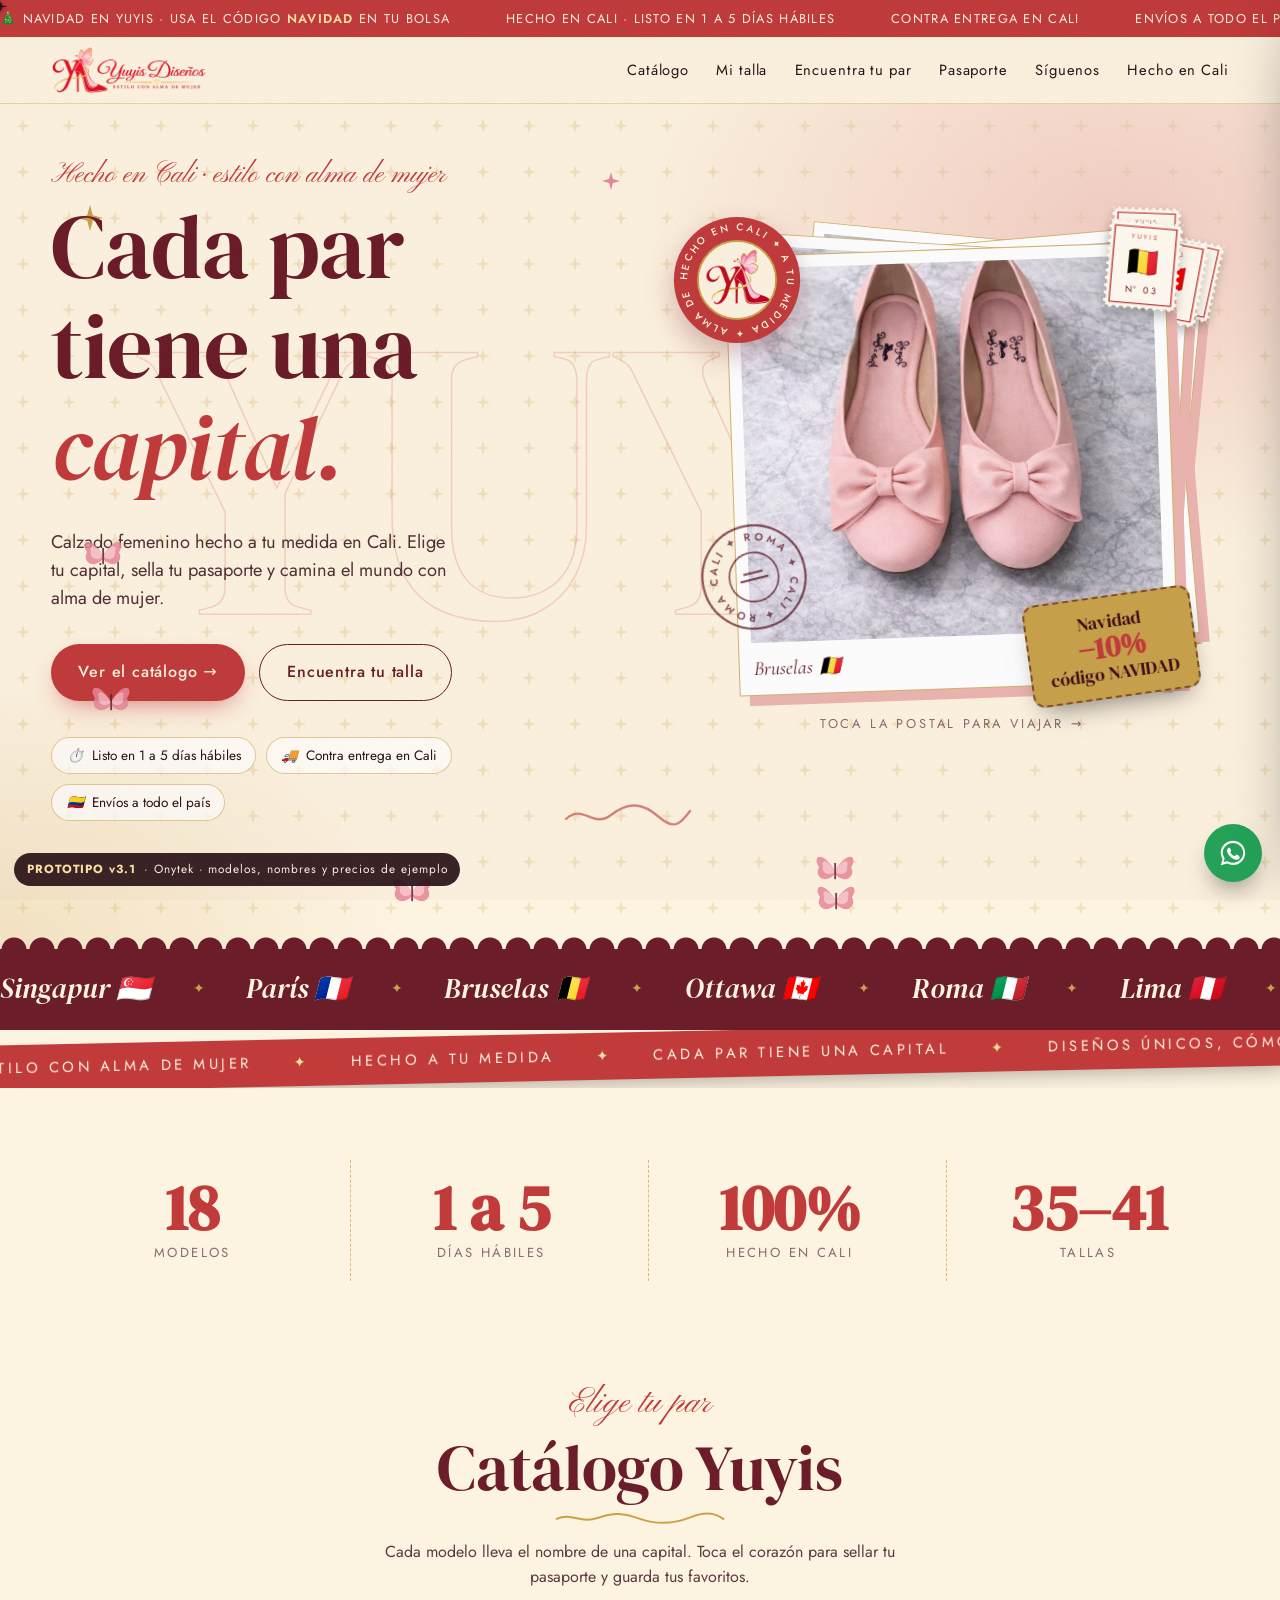
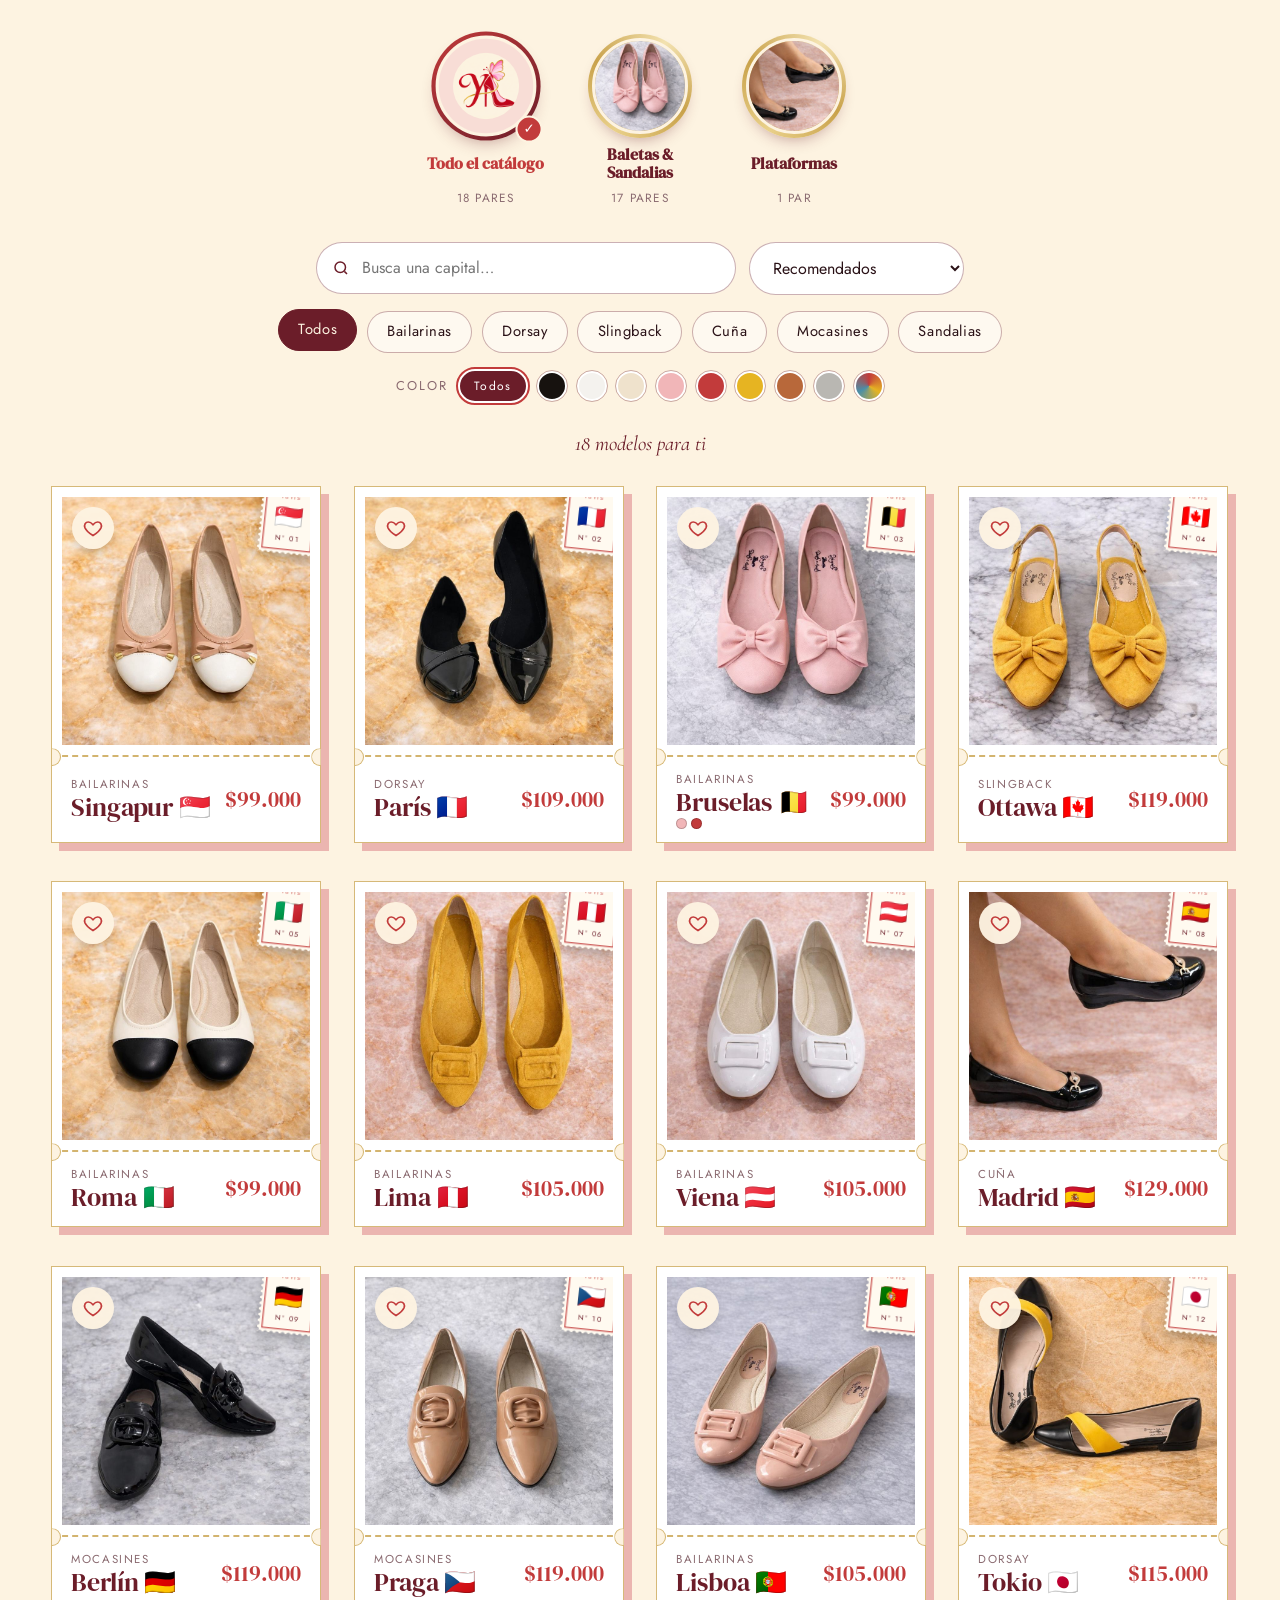
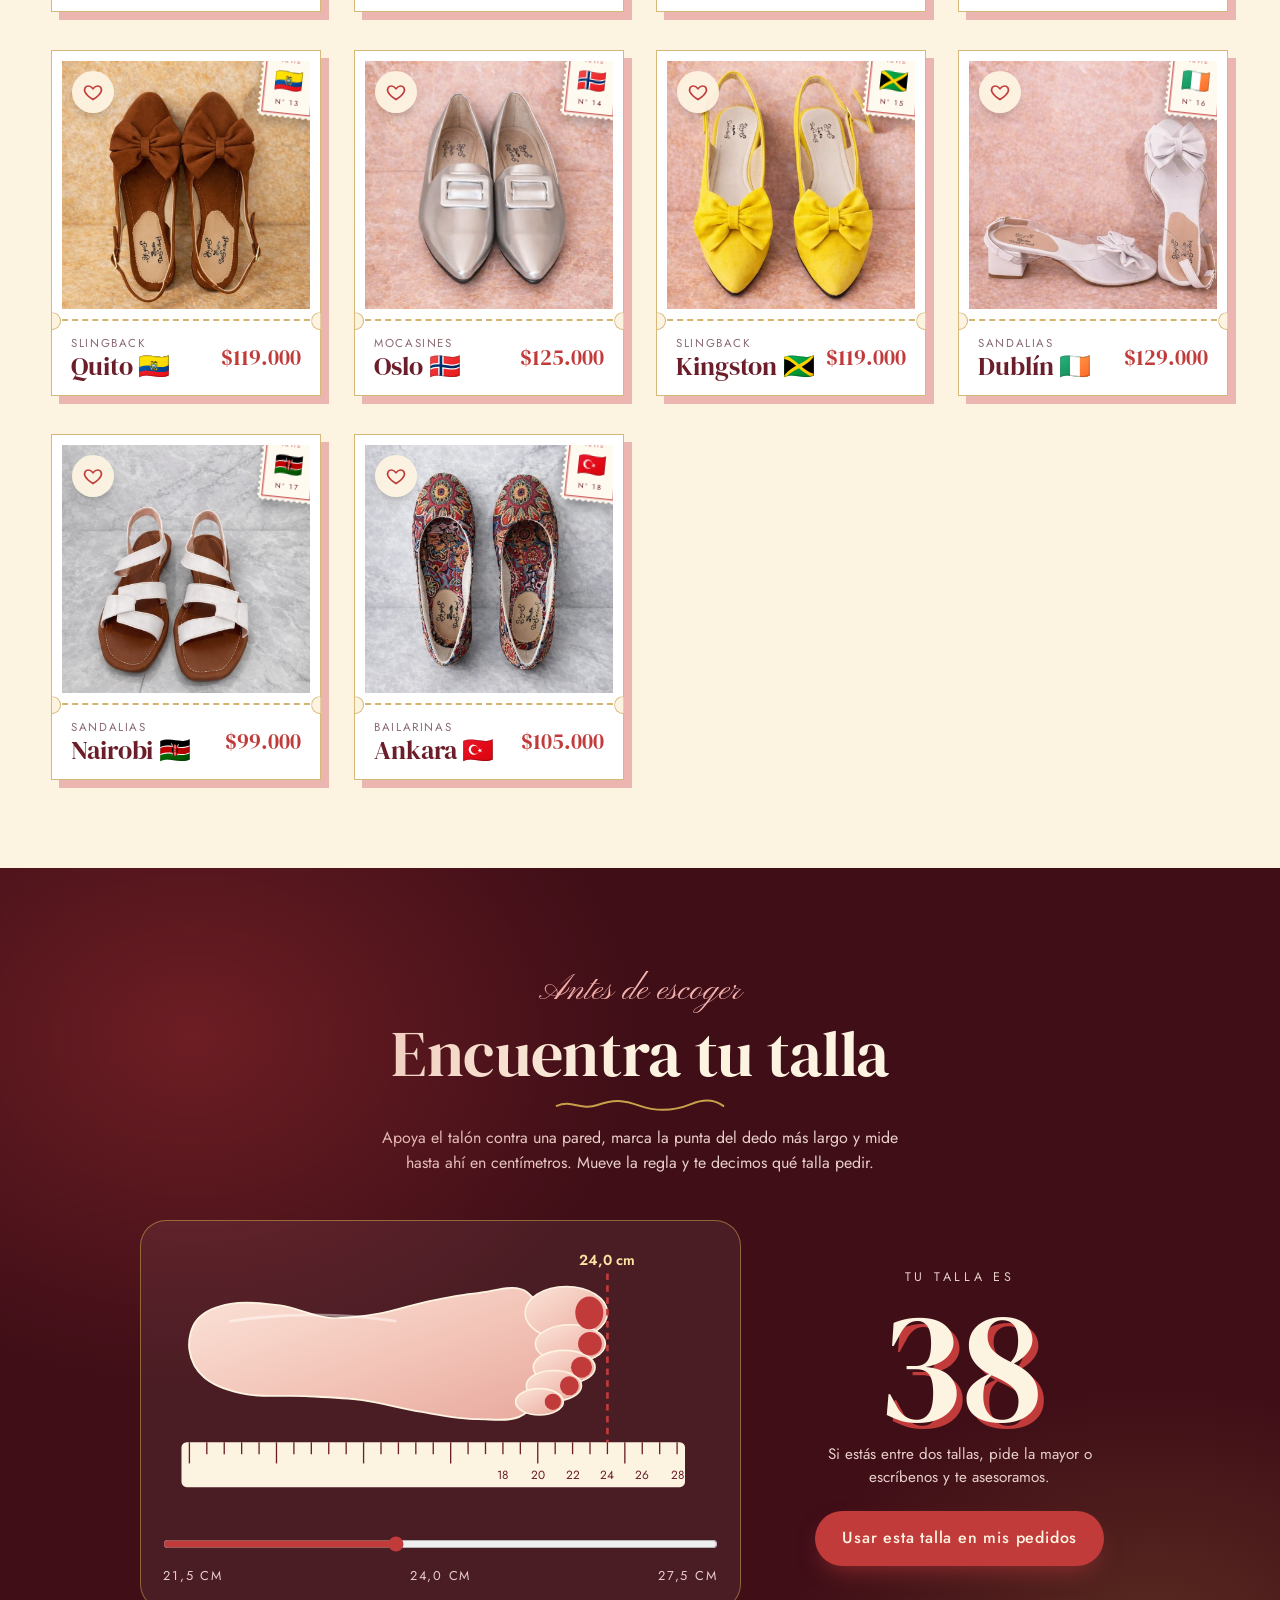
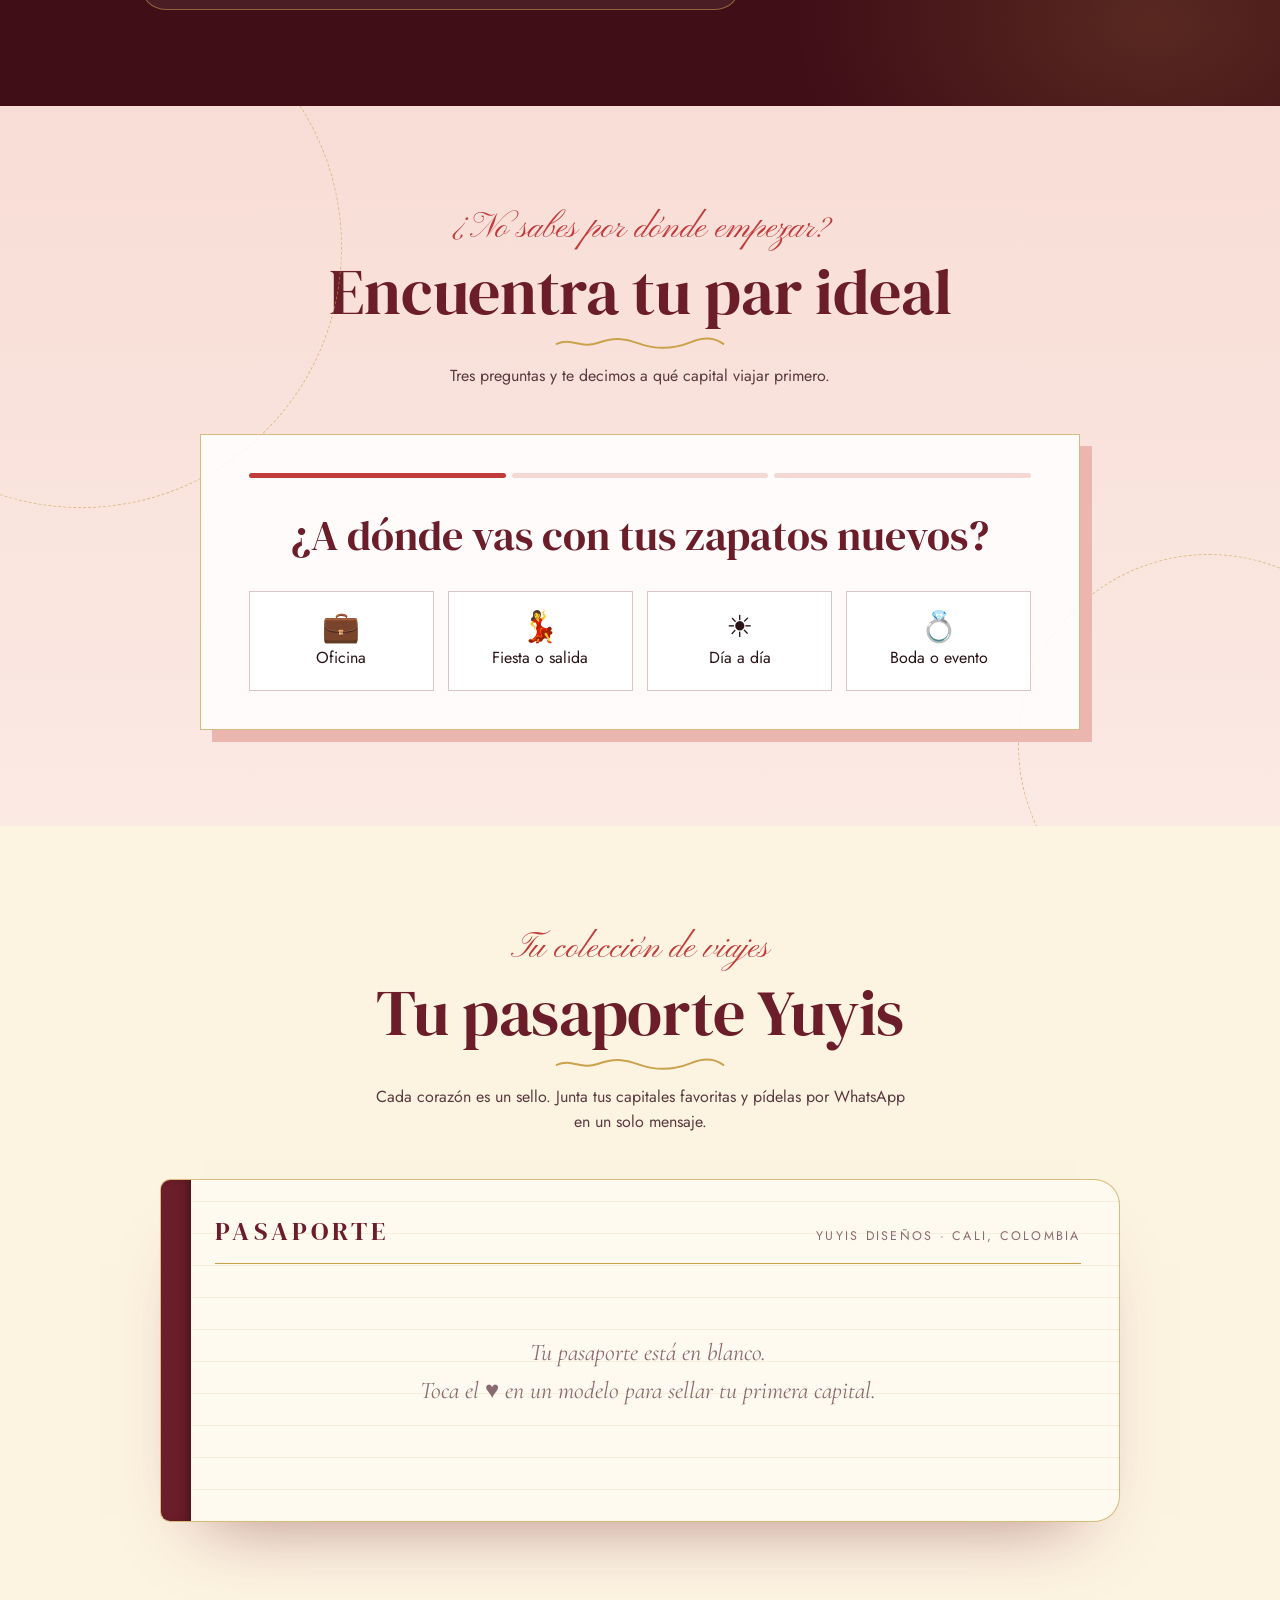
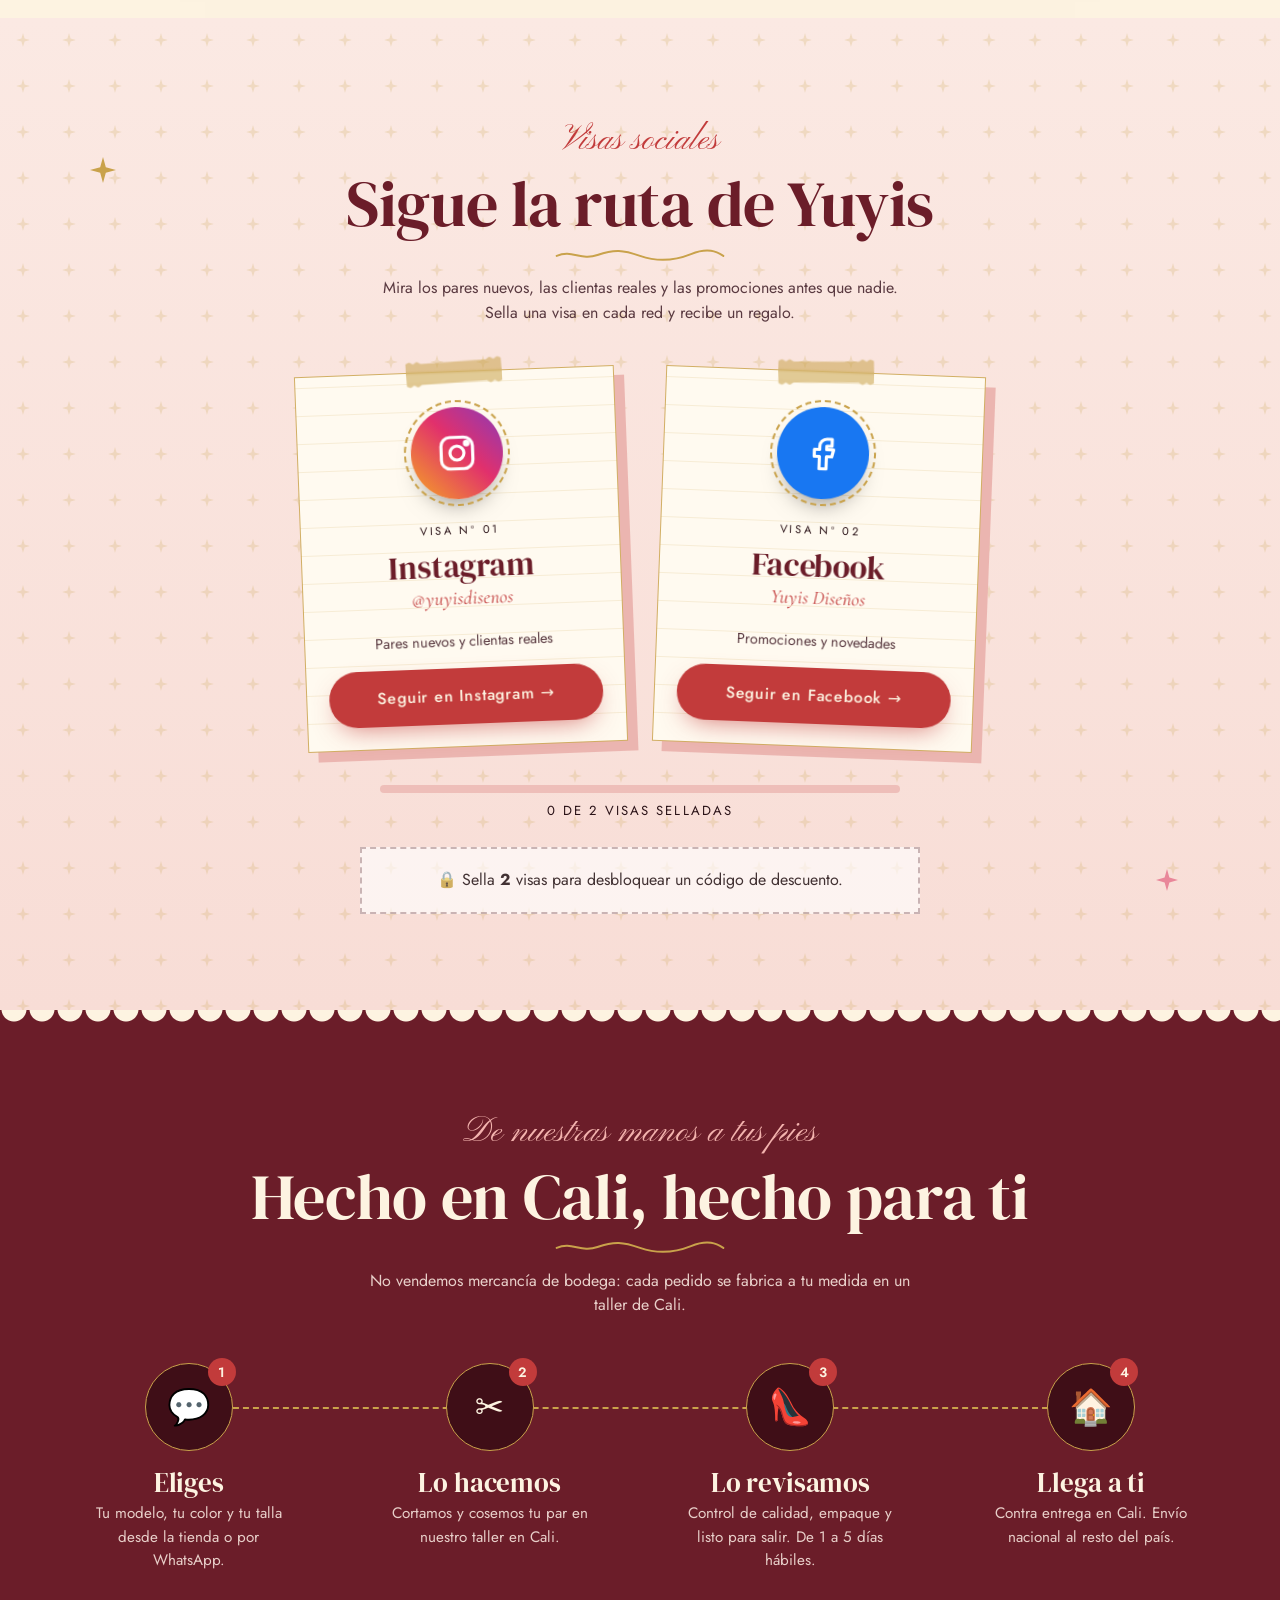
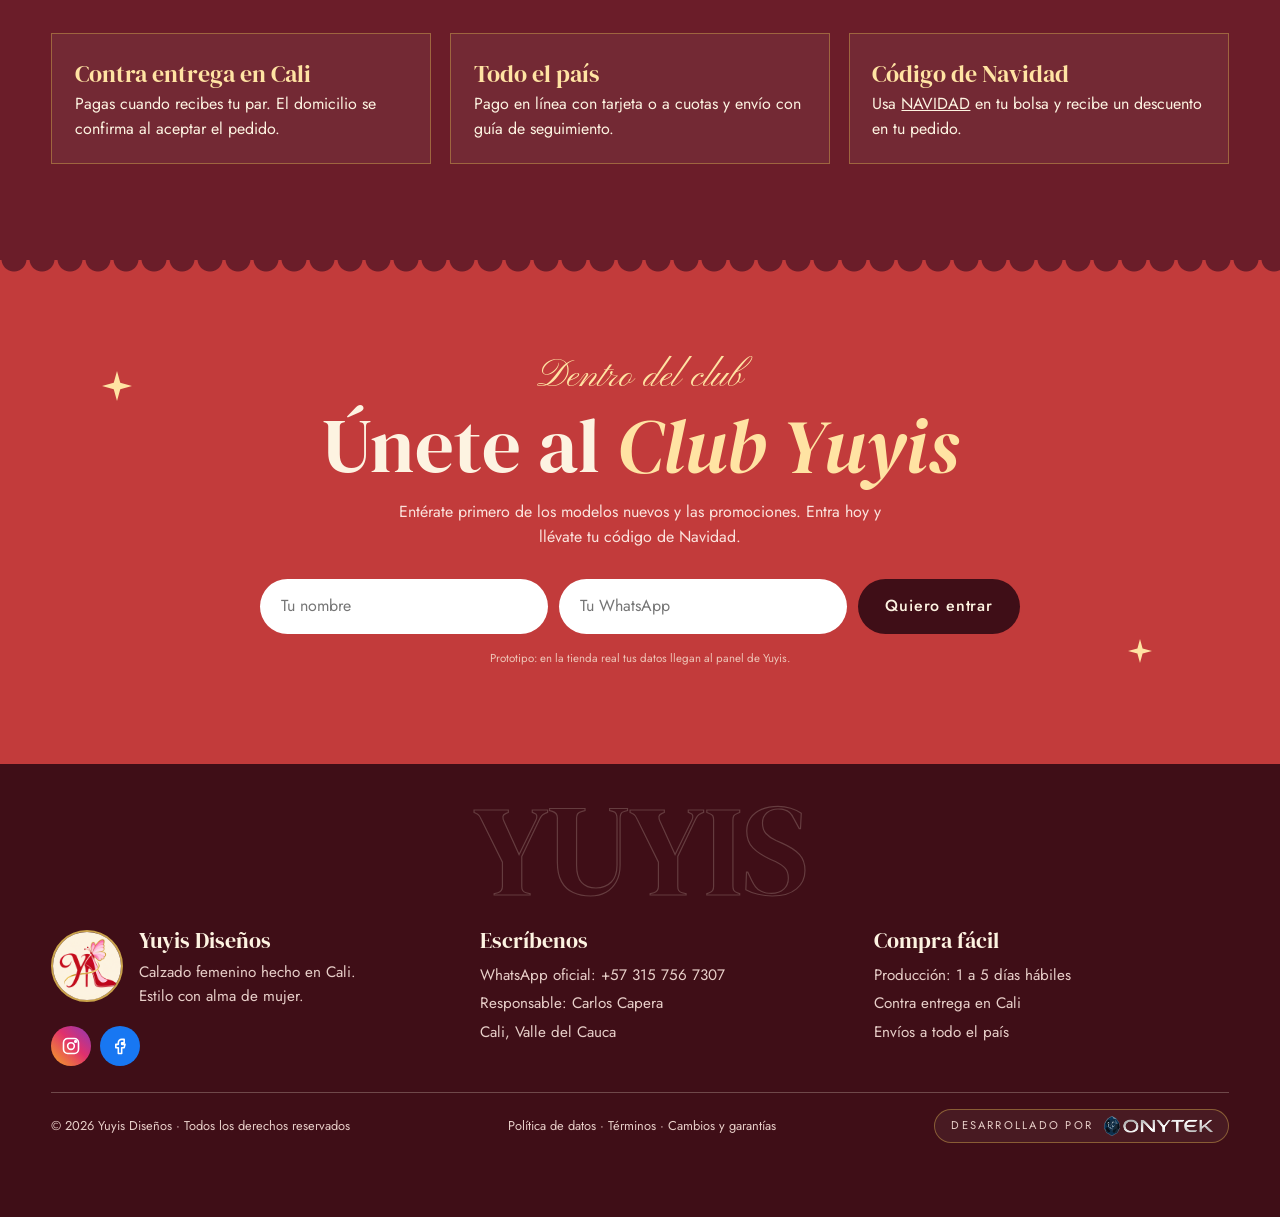
<file: yuyis/tienda.html>
<!DOCTYPE html>
<html lang="es">
<head>
<meta charset="utf-8">
<meta name="viewport" content="width=device-width, initial-scale=1">
<title>Yuyis Diseños · Calzado femenino hecho en Cali</title>
<meta name="theme-color" content="#C23B3B">
<link rel="icon" href="img/app-192.png"><link rel="apple-touch-icon" href="img/app-192.png">
<link rel="preconnect" href="https://fonts.googleapis.com">
<link rel="preconnect" href="https://fonts.gstatic.com" crossorigin>
<link href="https://fonts.googleapis.com/css2?family=DM+Serif+Display:ital@0;1&family=Cormorant+Garamond:ital,wght@0,500;0,600;0,700;1,500;1,600&family=Jost:wght@400;500;600&family=Pinyon+Script&family=Noto+Color+Emoji&display=swap" rel="stylesheet">
<style>
:root{
  --red:#C23B3B;      /* rojo del tacón (oficial) */
  --wine:#6B1D29;
  --deep:#3F0E17;
  --cream:#FDF3E1;
  --paper:#FFFAF0;
  --blush:#F8DDD6;
  --rose:#EBB5B0;
  --gold:#C9A24B;
  --ink:#2A1217;
  --display:"DM Serif Display","Cormorant Garamond",Georgia,serif,"Noto Color Emoji";
  --serif:"Cormorant Garamond",Georgia,"Times New Roman",serif,"Noto Color Emoji";
  --script:"Pinyon Script","Snell Roundhand",cursive;
  --sans:"Jost",system-ui,-apple-system,"Segoe UI",sans-serif,"Noto Color Emoji";
}
*{box-sizing:border-box;margin:0;padding:0}
html{scroll-behavior:smooth;-webkit-text-size-adjust:100%;scroll-padding-top:84px}
body{font-family:var(--sans);color:var(--ink);background:var(--cream);overflow-x:hidden;line-height:1.55}
img{display:block;max-width:100%}
button{font:inherit;color:inherit;border:0;background:none;cursor:pointer}
a{color:inherit}
.wrap{width:min(1200px,92vw);margin-inline:auto}
.script{font-family:var(--script);color:var(--red);font-weight:400}
h1,h2,h3{font-family:var(--display);font-weight:400;line-height:1.02;letter-spacing:-.005em}

/* textura de papel */
body::after{content:"";position:fixed;inset:0;pointer-events:none;z-index:400;opacity:.07;mix-blend-mode:multiply;
  background-image:url("data:image/svg+xml;utf8,<svg xmlns='http://www.w3.org/2000/svg' width='180' height='180'><filter id='n'><feTurbulence type='fractalNoise' baseFrequency='.85' numOctaves='2' stitchTiles='stitch'/><feColorMatrix values='0 0 0 0 .3  0 0 0 0 .15  0 0 0 0 .15  0 0 0 .9 0'/></filter><rect width='100%' height='100%' filter='url(%23n)'/></svg>")}

/* ---------- reveal ---------- */
.rv{opacity:0;transform:translateY(38px);transition:opacity .9s cubic-bezier(.2,.7,.2,1),transform .9s cubic-bezier(.2,.7,.2,1)}
.rv.in{opacity:1;transform:none}
.rv.d1{transition-delay:.1s}.rv.d2{transition-delay:.2s}.rv.d3{transition-delay:.3s}

/* ---------- preloader ---------- */
.pre{position:fixed;inset:0;z-index:600;background:var(--deep);display:grid;place-items:center;transition:transform 1s cubic-bezier(.7,0,.2,1);color:var(--cream);text-align:center}
.pre.out{transform:translateY(-102%)}
.pre::after{content:"";position:absolute;left:0;right:0;bottom:-21px;height:22px;background:radial-gradient(circle at 50% 0,var(--deep) 0 12px,transparent 13px) 0 0/28px 22px repeat-x}
.pre .box{position:relative;width:170px;height:170px;margin:0 auto 1.2rem}
.pre .box img{position:absolute;inset:18px;width:134px;height:134px;border-radius:50%;border:2px solid var(--gold);animation:pulse 1.6s ease-in-out infinite}
.pre .ring{position:absolute;inset:0;border-radius:50%;border:2px dashed var(--gold);animation:spin 6s linear infinite}
.pre p{font-family:var(--script);font-size:2.2rem;color:#F3B3AE;line-height:1}
.pre small{letter-spacing:.3em;text-transform:uppercase;font-size:.7rem;opacity:.7}
.pre .bar{width:160px;height:3px;background:rgba(253,243,225,.2);margin:1rem auto 0;border-radius:3px;overflow:hidden}
.pre .bar i{display:block;height:100%;width:0;background:var(--gold);animation:load 1.5s ease-out forwards}
@keyframes load{to{width:100%}}
@keyframes pulse{50%{transform:scale(1.05)}}
@keyframes spin{to{transform:rotate(360deg)}}

/* ---------- progreso avioncito ---------- */
.prog{position:fixed;left:0;top:0;height:4px;width:100%;z-index:130;pointer-events:none}
.prog i{display:block;height:100%;width:0;background:linear-gradient(90deg,var(--gold),var(--red))}
.prog b{position:absolute;top:-6px;left:0;font-size:18px;transform:translateX(-50%) rotate(0deg);filter:drop-shadow(0 2px 2px rgba(0,0,0,.3));font-weight:400}

/* ---------- promo ---------- */
.promo{background:var(--red);color:var(--cream);font-size:.8rem;letter-spacing:.1em;text-transform:uppercase;overflow:hidden;white-space:nowrap}
.promo .track{display:inline-flex;gap:3.5rem;padding:.55rem 0;animation:slide 32s linear infinite}
.promo b{color:#FFE3A3;font-weight:600}
@keyframes slide{to{transform:translateX(-50%)}}
@keyframes slideR{from{transform:translateX(-50%)}to{transform:none}}

/* ---------- header ---------- */
header.top{position:sticky;top:0;z-index:40;background:rgba(253,243,225,.9);backdrop-filter:blur(12px);-webkit-backdrop-filter:blur(12px);border-bottom:1px solid rgba(201,162,75,.4)}
header.top .wrap{display:flex;align-items:center;justify-content:space-between;gap:1rem;padding:.55rem 0}
.brand img{height:48px;width:auto}
nav.main{display:flex;gap:1.7rem;font-size:.92rem;letter-spacing:.06em}
nav.main a{text-decoration:none;position:relative;padding:.3rem 0}
nav.main a::after{content:"";position:absolute;left:0;right:0;bottom:0;height:2px;background:var(--red);transform:scaleX(0);transform-origin:left;transition:transform .35s}
nav.main a:hover::after{transform:scaleX(1)}
.bag-btn{position:relative;display:flex;align-items:center;gap:.5rem;background:var(--red);color:var(--cream);border-radius:999px;padding:.55rem 1.1rem;font-weight:500;letter-spacing:.04em;transition:transform .25s,background .25s}
.bag-btn:hover{background:var(--wine);transform:translateY(-1px)}
.bag-btn svg{width:18px;height:18px}
.bag-btn .n{background:var(--cream);color:var(--red);border-radius:999px;min-width:22px;height:22px;display:grid;place-items:center;font-size:.78rem;font-weight:600;padding:0 5px}
.pop{animation:pop .6s}
@keyframes pop{30%{transform:scale(1.18) rotate(-4deg)}60%{transform:scale(.96)}}

/* ---------- doodles ---------- */
.dd{position:absolute;pointer-events:none;color:var(--gold)}
.dd svg{width:100%;height:100%;overflow:visible}
.tw{animation:tw 3.4s ease-in-out infinite}
@keyframes tw{50%{transform:scale(.55) rotate(25deg);opacity:.5}}

/* ---------- hero ---------- */
.hero{position:relative;padding:3.6rem 0 8rem;background:
  radial-gradient(55% 55% at 88% 15%,rgba(235,181,176,.6),transparent 70%),
  radial-gradient(45% 45% at 0% 100%,rgba(201,162,75,.22),transparent 70%),
  url("data:image/svg+xml;utf8,<svg xmlns='http://www.w3.org/2000/svg' width='46' height='46'><path d='M23 15l1.6 5.400L30 22l-5.400 1.600L23 29l-1.600-5.400L16 22l5.400-1.600Z' fill='%23C9A24B' fill-opacity='.22'/></svg>") ,var(--cream);overflow:hidden}
.bigword{position:absolute;left:50%;top:44%;transform:translate(-50%,-50%);font-family:var(--display);font-size:clamp(12rem,31vw,30rem);line-height:.8;color:transparent;-webkit-text-stroke:1.5px rgba(194,59,59,.18);white-space:nowrap;pointer-events:none;user-select:none;letter-spacing:-.02em}
.hero .wrap{position:relative;display:grid;grid-template-columns:1.02fr .98fr;gap:3rem;align-items:center}
.eyebrow{font-family:var(--script);font-size:clamp(1.5rem,2.2vw,2.1rem);color:var(--red);line-height:1;margin-bottom:.7rem}
.hero h1{font-size:clamp(3.2rem,7vw,6.4rem);color:var(--wine)}
.hero h1 em{font-style:italic;color:var(--red)}
.hero h1 .ln{display:block;overflow:hidden;padding-bottom:.1em}
.hero h1 .ln span{display:inline-block;transform:translateY(110%);animation:up 1.1s cubic-bezier(.2,.8,.2,1) forwards;animation-delay:var(--hd,1.4s)}
.hero h1 .ln:nth-child(2) span{animation-delay:calc(var(--hd,1.4s) + .12s)}.hero h1 .ln:nth-child(3) span{animation-delay:calc(var(--hd,1.4s) + .24s)}
@keyframes up{to{transform:none}}
.hero p.lead{margin:1.6rem 0 2rem;font-size:1.14rem;max-width:36ch;color:#523038}
.cta-row{display:flex;flex-wrap:wrap;gap:.9rem}
.btn{display:inline-flex;align-items:center;gap:.6rem;border-radius:999px;padding:.95rem 1.7rem;font-weight:500;letter-spacing:.05em;text-decoration:none;transition:transform .25s,box-shadow .25s,background .25s;position:relative;overflow:hidden}
.btn.red{background:var(--red);color:var(--cream);box-shadow:0 10px 26px -10px rgba(194,59,59,.7)}
.btn.red:hover{box-shadow:0 16px 30px -10px rgba(194,59,59,.75);background:#B02F30}
.btn.line{border:1.5px solid var(--wine);color:var(--wine)}
.btn.line:hover{background:var(--wine);color:var(--cream)}
.btn::before{content:"";position:absolute;top:0;left:-60%;width:40%;height:100%;background:linear-gradient(100deg,transparent,rgba(255,255,255,.45),transparent);transform:skewX(-20deg);transition:left .7s}
.btn:hover::before{left:130%}
.chips{display:flex;flex-wrap:wrap;gap:.6rem;margin-top:2.2rem}
.chip-info{display:flex;align-items:center;gap:.5rem;background:rgba(255,255,255,.7);border:1px solid rgba(201,162,75,.55);border-radius:999px;padding:.45rem .9rem;font-size:.85rem}

/* mazo de postales */
.deck{position:relative;width:min(440px,86vw);aspect-ratio:1;margin:0 auto;cursor:pointer;perspective:1200px}
.pcard{position:absolute;inset:0;background:#fff;padding:12px 12px 52px;border:1px solid rgba(201,162,75,.8);box-shadow:10px 10px 0 var(--rose);transition:transform .7s cubic-bezier(.2,.8,.2,1),opacity .5s,box-shadow .4s;will-change:transform}
.pcard img{width:100%;height:100%;object-fit:cover;background:var(--blush)}
.pcard .cap{position:absolute;left:14px;right:14px;bottom:10px;display:flex;justify-content:space-between;align-items:baseline;font-family:var(--serif);font-style:italic;font-size:1.25rem;color:var(--wine)}
.pcard .cap small{font-family:var(--sans);font-style:normal;font-size:.68rem;letter-spacing:.2em;text-transform:uppercase;color:#8a6a70}
.pst{position:absolute;width:74px;height:auto;filter:drop-shadow(0 6px 6px rgba(0,0,0,.25))}
.pcard .pst{right:-16px;top:-22px;transform:rotate(7deg)}
.pm{position:absolute;pointer-events:none;color:var(--wine);opacity:.75;mix-blend-mode:multiply}
.deck .pm{left:-34px;bottom:56px;width:112px;height:112px;transform:rotate(-14deg)}
.hint{text-align:center;margin-top:1.6rem;font-size:.8rem;letter-spacing:.22em;text-transform:uppercase;color:#8a6a70}
.seal{position:absolute;left:-60px;top:-34px;width:130px;height:130px;z-index:40;filter:drop-shadow(0 12px 14px rgba(107,29,41,.28))}
.seal svg{width:100%;height:100%;animation:spin 22s linear infinite}
.seal .core{position:absolute;inset:25px;border-radius:50%;overflow:hidden;background:var(--cream);border:2px solid var(--gold)}
.seal .core img{width:100%;height:100%;object-fit:cover}
.sticker{position:absolute;right:-24px;bottom:-10px;z-index:40;background:var(--gold);color:var(--deep);font-family:var(--display);font-size:1.15rem;line-height:1.05;padding:.9rem 1.1rem;border-radius:12px;transform:rotate(-8deg);box-shadow:0 14px 24px -12px rgba(0,0,0,.5);animation:wig 3.8s ease-in-out infinite;cursor:pointer;text-align:center;border:2px dashed rgba(63,14,23,.55)}
.sticker b{display:block;font-size:1.9rem;color:var(--red)}
@keyframes wig{0%,100%{transform:rotate(-8deg)}50%{transform:rotate(-3deg) scale(1.05)}}
.scallop{position:absolute;left:0;right:0;bottom:-1px;height:22px;background:radial-gradient(circle at 50% 100%,var(--wine) 0 12px,transparent 13px) 0 0/28px 22px repeat-x}
.fl{position:absolute;pointer-events:none;width:38px;height:38px;opacity:.85;animation:drift linear infinite}
.fl svg{width:100%;height:100%;overflow:visible}
@keyframes drift{0%{transform:translate(0,0) rotate(0)}25%{transform:translate(60px,-40px) rotate(8deg)}50%{transform:translate(-30px,-90px) rotate(-6deg)}75%{transform:translate(70px,-140px) rotate(10deg)}100%{transform:translate(0,-190px) rotate(0)}}

/* ---------- cintas ---------- */
.ribbon{background:var(--wine);color:var(--cream);padding:1.1rem 0 1.25rem;overflow:hidden;white-space:nowrap}
.ribbon .track{display:inline-flex;gap:2.6rem;animation:slide 52s linear infinite}
.ribbon:hover .track{animation-play-state:paused}
.ribbon span{font-family:var(--display);font-size:1.75rem;font-style:italic;display:inline-flex;align-items:center;gap:.6rem}
.ribbon span::after{content:"✦";color:var(--gold);font-size:.9rem;font-style:normal;margin-left:2rem}
.ribbon.r2{background:var(--red);padding:.7rem 0;transform:rotate(-1.2deg);margin:-.5rem 0 0;width:104%;margin-left:-2%;position:relative;z-index:2;box-shadow:0 12px 26px -16px rgba(0,0,0,.6)}
.ribbon.r2 .track{animation:slideR 38s linear infinite}
.ribbon.r2 span{font-family:var(--sans);font-style:normal;font-size:.92rem;letter-spacing:.24em;text-transform:uppercase}
.ribbon.r2 span::after{color:#FFE3A3}

/* ---------- cifras ---------- */
.nums{padding:4.5rem 0 1rem}
.nums .wrap{display:grid;grid-template-columns:repeat(4,1fr);gap:1rem;text-align:center}
.num b{display:block;font-family:var(--display);font-size:clamp(2.6rem,5vw,4.2rem);color:var(--red);line-height:1}
.num span{font-size:.82rem;letter-spacing:.18em;text-transform:uppercase;color:#8a6a70}
.num{padding:1rem;border-left:1px dashed rgba(201,162,75,.7)}
.num:first-child{border:0}

/* ---------- secciones ---------- */
section{position:relative}
.sec-head{text-align:center;margin-bottom:2.8rem}
.sec-head .script{font-size:2.2rem;display:block;margin-bottom:.2rem}
.sec-head h2{font-size:clamp(2.4rem,5vw,4rem);color:var(--wine)}
.sec-head p{max-width:54ch;margin:.9rem auto 0;color:#5a3a41}
.sq{display:block;width:170px;height:14px;margin:.7rem auto 0;fill:none;stroke:var(--gold);stroke-width:2.4;stroke-linecap:round}
.sq path{stroke-dasharray:260;stroke-dashoffset:260;transition:stroke-dashoffset 1.6s .3s ease}
.rv.in .sq path{stroke-dashoffset:0}

#catalogo{padding:5rem 0 5.5rem}
.tools{display:grid;gap:1rem;margin-bottom:2.6rem}
.srow{display:flex;gap:.8rem;flex-wrap:wrap;justify-content:center}
.search{position:relative;flex:1 1 260px;max-width:420px}
.search input{width:100%;border:1.5px solid rgba(107,29,41,.35);border-radius:999px;padding:.8rem 1.2rem .8rem 2.8rem;background:#fff;font:inherit;outline:none;transition:.25s}
.search input:focus{border-color:var(--red);box-shadow:0 0 0 4px rgba(194,59,59,.12)}
.search svg{position:absolute;left:1rem;top:50%;width:18px;height:18px;transform:translateY(-50%);stroke:var(--wine);fill:none;stroke-width:2}
.sel{border:1.5px solid rgba(107,29,41,.35);border-radius:999px;padding:.8rem 1.2rem;background:#fff;font:inherit;color:var(--ink)}
.filters{display:flex;flex-wrap:wrap;justify-content:center;gap:.6rem}
.filters button{padding:.55rem 1.2rem;border-radius:999px;border:1.5px solid rgba(107,29,41,.35);font-size:.92rem;letter-spacing:.04em;transition:.25s;background:rgba(255,255,255,.5)}
.filters button:hover{border-color:var(--red);color:var(--red)}
.filters button.on{background:var(--wine);color:var(--cream);border-color:var(--wine);transform:translateY(-2px)}
.cols{display:flex;justify-content:center;align-items:center;gap:.6rem;flex-wrap:wrap;font-size:.8rem;letter-spacing:.16em;text-transform:uppercase;color:#8a6a70}
.cols button{width:30px;height:30px;border-radius:50%;border:2px solid #fff;outline:1px solid rgba(107,29,41,.35);transition:.25s}
.cols button:hover{transform:scale(1.15)}
.cols button.on{outline:2px solid var(--red);transform:scale(1.2)}
.cols .all{width:auto;height:auto;border-radius:999px;padding:.35rem .9rem;outline:1px solid rgba(107,29,41,.35);background:#fff;letter-spacing:.1em;font-size:.75rem}
.cols .all.on{background:var(--wine);color:#fff;transform:none}
.count{text-align:center;margin:-1rem 0 1.6rem;font-family:var(--serif);font-style:italic;font-size:1.3rem;color:var(--wine)}
.grid{display:grid;grid-template-columns:repeat(auto-fill,minmax(262px,1fr));gap:2.4rem 2rem}
.noresult{grid-column:1/-1;text-align:center;padding:3rem 0;font-family:var(--serif);font-size:1.7rem;font-style:italic;color:#8a6a70}
.card{position:relative;perspective:900px;cursor:pointer;animation:cardin .7s both}
@keyframes cardin{from{opacity:0;transform:translateY(24px) scale(.97)}}
.card .in-card{transition:transform .25s ease-out;transform-style:preserve-3d;will-change:transform;background:#fff;padding:10px 10px 0;border:1px solid rgba(201,162,75,.75);box-shadow:8px 8px 0 var(--rose);transition:box-shadow .35s,transform .25s}
.card:hover .in-card{box-shadow:12px 12px 0 var(--red)}
.card .ph{position:relative;aspect-ratio:1;overflow:hidden;background:var(--blush)}
.card .ph img{width:100%;height:100%;object-fit:cover;transition:transform 1.1s cubic-bezier(.2,.7,.2,1)}
.card:hover .ph img{transform:scale(1.1) rotate(.6deg)}
.card .pst{right:-8px;top:-12px;width:58px;transform:rotate(6deg);transition:transform .4s;z-index:2}
.card:hover .pst{transform:rotate(-3deg) scale(1.1)}
.card .pm{left:6px;bottom:6px;width:86px;height:86px;opacity:0;transform:scale(1.8) rotate(-30deg);transition:.5s;color:#fff;mix-blend-mode:normal;filter:drop-shadow(0 2px 4px rgba(0,0,0,.4))}
.card:hover .pm{opacity:.95;transform:scale(1) rotate(-14deg)}
.heart{position:absolute;top:10px;left:10px;width:42px;height:42px;border-radius:50%;background:rgba(253,243,225,.96);display:grid;place-items:center;z-index:3;box-shadow:0 8px 16px -8px rgba(0,0,0,.4);transition:transform .25s}
.heart:hover{transform:scale(1.14)}
.heart svg{width:20px;height:20px;fill:none;stroke:var(--red);stroke-width:2;transition:.3s}
.heart.on svg{fill:var(--red)}
.heart.on{animation:pop .6s}
.card .view{position:absolute;left:50%;bottom:14px;transform:translate(-50%,20px);opacity:0;background:var(--red);color:var(--cream);padding:.55rem 1.3rem;border-radius:999px;font-size:.84rem;letter-spacing:.08em;transition:.4s;white-space:nowrap;z-index:3}
.card:hover .view{opacity:1;transform:translate(-50%,0)}
.pass{position:relative;margin:10px -10px 0;padding:.85rem 1.2rem .8rem;border-top:2px dashed rgba(201,162,75,.8);display:flex;justify-content:space-between;align-items:center;gap:.6rem}
.pass::before,.pass::after{content:"";position:absolute;top:-9px;width:16px;height:16px;border-radius:50%;background:var(--cream);border:1px solid rgba(201,162,75,.75)}
.pass::before{left:-9px;clip-path:inset(0 0 0 50%)}.pass::after{right:-9px;clip-path:inset(0 50% 0 0)}
.pass h3{font-size:1.6rem;color:var(--wine)}
.pass small{display:block;font-size:.72rem;letter-spacing:.14em;text-transform:uppercase;color:#8a6a70}
.pass .pr{font-family:var(--display);font-size:1.4rem;color:var(--red);white-space:nowrap}
.sw{display:flex;gap:4px;margin-top:3px}
.sw i{width:11px;height:11px;border-radius:50%;border:1px solid rgba(0,0,0,.2)}

/* ---------- talla ---------- */
#talla{padding:6rem 0;background:var(--deep);color:var(--cream);overflow:hidden}
#talla .sec-head h2{color:var(--cream)}#talla .sec-head .script{color:#F3B3AE}#talla .sec-head p{color:#E8CFC9}
#talla::before{content:"";position:absolute;inset:0;background:radial-gradient(50% 60% at 15% 20%,rgba(194,59,59,.35),transparent 70%),radial-gradient(40% 40% at 90% 90%,rgba(201,162,75,.18),transparent 70%)}
.tgrid{position:relative;display:grid;grid-template-columns:1.25fr .75fr;gap:2.4rem;align-items:center;max-width:1000px;margin-inline:auto}
.rule{background:rgba(255,255,255,.06);border:1px solid rgba(201,162,75,.55);border-radius:26px;padding:1.6rem 1.4rem 1.4rem}
.rule svg{width:100%;height:auto;display:block;overflow:visible}
.rule input[type=range]{width:100%;margin-top:1.1rem;accent-color:var(--red);height:30px}
.rule .cm{display:flex;justify-content:space-between;font-size:.8rem;letter-spacing:.14em;text-transform:uppercase;color:#E8CFC9}
.res{text-align:center}
.res small{letter-spacing:.3em;text-transform:uppercase;font-size:.78rem;color:#E8CFC9}
.res .big{font-family:var(--display);font-size:clamp(6rem,15vw,10rem);color:var(--cream);line-height:.9;margin:.3rem 0;text-shadow:6px 6px 0 var(--red);transition:transform .3s}
.res .big.bump{transform:scale(1.14) rotate(-3deg)}
.res p{color:#E8CFC9;font-size:.95rem;max-width:30ch;margin:0 auto 1.3rem}

/* ---------- quiz ---------- */
#quiz{padding:6rem 0;background:linear-gradient(180deg,var(--blush),#fbe9e3);overflow:hidden}
#quiz::before,#quiz::after{content:"";position:absolute;border-radius:50%;border:1.5px dashed var(--gold);opacity:.6}
#quiz::before{width:520px;height:520px;left:-180px;top:-120px}
#quiz::after{width:380px;height:380px;right:-120px;bottom:-110px}
.qbox{position:relative;z-index:1;max-width:880px;margin-inline:auto;background:rgba(255,255,255,.85);border:1px solid rgba(201,162,75,.7);padding:2.4rem clamp(1.2rem,4vw,3rem);box-shadow:12px 12px 0 var(--rose)}
.qprog{display:flex;gap:6px;margin-bottom:1.6rem}
.qprog i{flex:1;height:5px;border-radius:5px;background:var(--rose);opacity:.5;transition:.5s}
.qprog i.on{background:var(--red);opacity:1}
.qq{font-family:var(--display);font-size:clamp(1.8rem,3.4vw,2.6rem);color:var(--wine);margin-bottom:1.4rem;text-align:center}
.qopts{display:grid;grid-template-columns:repeat(auto-fit,minmax(170px,1fr));gap:.9rem}
.qopt{padding:1.2rem .8rem;border:1.5px solid rgba(107,29,41,.25);background:#fff;font-size:1rem;transition:.3s;display:flex;flex-direction:column;align-items:center;gap:.3rem}
.qopt b{font-size:1.9rem;line-height:1}
.qopt:hover{border-color:var(--red);transform:translateY(-4px) rotate(-1deg);box-shadow:6px 6px 0 var(--rose)}
.qres{display:grid;grid-template-columns:.9fr 1.1fr;gap:2rem;align-items:center}
.qres .ph{aspect-ratio:1;border:10px solid #fff;outline:1px solid var(--gold);box-shadow:8px 8px 0 var(--rose);animation:cardin .8s both;overflow:hidden}
.qres .ph img{width:100%;height:100%;object-fit:cover}
.qres h3{font-size:2.8rem;color:var(--wine)}
.qres .why{margin:.7rem 0 1.4rem;color:#5a3a41}
.qlinks{display:flex;gap:.6rem;flex-wrap:wrap}
.restart{margin-top:1.2rem;font-size:.88rem;text-decoration:underline;color:var(--wine)}

/* ---------- pasaporte ---------- */
#pasaporte{padding:6rem 0;background:var(--cream)}
.passport{max-width:960px;margin-inline:auto;background:var(--paper);border-radius:10px 26px 26px 10px;border:1px solid rgba(201,162,75,.7);box-shadow:0 40px 70px -45px rgba(107,29,41,.55);position:relative;overflow:hidden;padding:2rem clamp(1rem,3vw,2.6rem) 2.4rem 3.4rem;background-image:repeating-linear-gradient(0deg,transparent 0 31px,rgba(201,162,75,.14) 31px 32px)}
.passport::before{content:"";position:absolute;left:0;top:0;bottom:0;width:30px;background:var(--wine);box-shadow:inset -8px 0 14px -8px rgba(0,0,0,.5)}
.passport header{display:flex;justify-content:space-between;align-items:baseline;border-bottom:1.5px solid var(--gold);padding-bottom:.7rem;margin-bottom:1.4rem;flex-wrap:wrap;gap:.4rem}
.passport header strong{font-family:var(--display);font-size:1.6rem;letter-spacing:.16em;color:var(--wine);font-weight:400}
.passport header span{font-size:.78rem;letter-spacing:.18em;color:#8a6a70;text-transform:uppercase}
.stamps{display:grid;grid-template-columns:repeat(auto-fill,minmax(150px,1fr));gap:1.4rem 1rem;min-height:170px}
.stamp{width:140px;height:140px;margin:auto;border-radius:50%;border:3px double currentColor;display:flex;flex-direction:column;align-items:center;justify-content:center;text-align:center;font-size:.66rem;letter-spacing:.14em;text-transform:uppercase;position:relative;animation:stamp .7s cubic-bezier(.2,1.4,.4,1) both;mix-blend-mode:multiply;cursor:pointer}
.stamp::before{content:"";position:absolute;inset:6px;border-radius:50%;border:1px dashed currentColor;opacity:.7}
.stamp b{font-family:var(--display);font-weight:400;font-size:1.4rem;letter-spacing:.01em;text-transform:none;line-height:1;margin:.15rem 0}
.stamp em{font-style:normal;font-size:1.25rem}
@keyframes stamp{0%{opacity:0;transform:scale(2.4) rotate(var(--r))}100%{opacity:.92;transform:rotate(var(--r))}}
.empty{grid-column:1/-1;text-align:center;color:#8a6a70;align-self:center;font-family:var(--serif);font-size:1.5rem;font-style:italic;padding:2rem 0}
.passport .foot{display:flex;justify-content:center;margin-top:1.6rem}

/* ---------- proceso ---------- */
#proceso{padding:6rem 0;background:var(--wine);color:var(--cream);overflow:hidden}
#proceso::before{content:"";position:absolute;top:-1px;left:0;right:0;height:22px;background:radial-gradient(circle at 50% 0,var(--cream) 0 12px,transparent 13px) 0 0/28px 22px repeat-x}
#proceso .sec-head h2{color:var(--cream)}#proceso .sec-head .script{color:#F3B3AE}#proceso .sec-head p{color:#E8CFC9}
.steps{display:grid;grid-template-columns:repeat(4,1fr);gap:1.6rem;position:relative}
.steps::before{content:"";position:absolute;top:44px;left:12%;right:12%;border-top:2px dashed var(--gold);transform-origin:left;transform:scaleX(0);transition:transform 1.8s cubic-bezier(.4,0,.2,1)}
.steps.in::before{transform:scaleX(1)}
.step{text-align:center;position:relative;padding:0 .4rem}
.step .ic{width:88px;height:88px;margin:0 auto 1.1rem;border-radius:50%;background:var(--deep);border:1.5px solid var(--gold);display:grid;place-items:center;font-size:2.2rem;position:relative;transition:transform .4s}
.step:hover .ic{transform:rotate(-8deg) scale(1.1)}
.step .ic span{position:absolute;top:-6px;right:-4px;width:28px;height:28px;border-radius:50%;background:var(--red);font-size:.85rem;display:grid;place-items:center;font-weight:600}
.step h3{font-size:1.7rem;margin-bottom:.35rem}
.step p{font-size:.95rem;color:#E8CFC9;max-width:24ch;margin:auto}
.promises{display:grid;grid-template-columns:repeat(auto-fit,minmax(220px,1fr));gap:1.2rem;margin-top:3.8rem}
.promise{border:1px solid rgba(201,162,75,.5);padding:1.3rem 1.4rem;background:rgba(255,255,255,.05);transition:.3s}
.promise:hover{background:rgba(255,255,255,.1);transform:translateY(-4px)}
.promise b{font-family:var(--display);font-weight:400;font-size:1.5rem;display:block;color:#FFE3A3}

/* ---------- club ---------- */
#club{padding:5.5rem 0 6rem;background:var(--red);color:var(--cream);overflow:hidden;text-align:center}
#club::before{content:"";position:absolute;top:-1px;left:0;right:0;height:22px;background:radial-gradient(circle at 50% 0,var(--wine) 0 12px,transparent 13px) 0 0/28px 22px repeat-x}
#club .big{font-family:var(--display);font-size:clamp(2.6rem,6vw,5rem);line-height:1}
#club .big em{color:#FFE3A3}
#club p{max-width:50ch;margin:1rem auto 1.8rem;color:#FBE2DC}
.cform{display:flex;gap:.7rem;flex-wrap:wrap;justify-content:center;max-width:760px;margin:auto}
.cform input{flex:1 1 200px;border:0;border-radius:999px;padding:.95rem 1.3rem;font:inherit;background:#fff;color:var(--ink);outline:none}
.cform .btn{background:var(--deep);color:var(--cream)}
.cok{display:none;margin-top:1.4rem;font-family:var(--serif);font-size:1.6rem;font-style:italic}
.cok b{font-family:var(--display);font-style:normal;background:var(--cream);color:var(--red);padding:.1rem .7rem;margin-left:.4rem;border:2px dashed var(--red)}
.tiny{font-size:.72rem;opacity:.75;margin-top:1rem}

/* ---------- footer ---------- */
footer{background:var(--deep);color:var(--cream);padding:2.2rem 0 4.6rem;position:relative;overflow:hidden}
footer .word{font-family:var(--display);font-size:clamp(3.4rem,10vw,8rem);line-height:.8;color:transparent;-webkit-text-stroke:1.2px rgba(253,243,225,.2);text-align:center;margin-bottom:1.4rem;letter-spacing:-.01em}
footer .wrap{display:grid;grid-template-columns:1.1fr 1fr 1fr;gap:1.2rem 2.4rem;align-items:start}
footer .brandcol{display:grid;grid-template-columns:auto 1fr;gap:.2rem 1rem;align-items:center}
footer .brandcol .iso{grid-row:span 2;margin:0}
footer .brandcol h4{margin:0;align-self:end}
footer img.iso{width:72px;height:72px;border-radius:50%;border:2px solid var(--gold);margin-bottom:.8rem}
footer h4{font-family:var(--display);font-weight:400;font-size:1.4rem;margin-bottom:.35rem}
footer p,footer li{font-size:.95rem;color:#E8CFC9}
footer ul{list-style:none;display:grid;gap:.3rem}
.legal{grid-column:1/-1;border-top:1px solid rgba(253,243,225,.25);padding-top:1rem;margin-top:.4rem;display:flex;justify-content:space-between;align-items:center;flex-wrap:wrap;gap:.8rem 1.4rem;font-size:.8rem;color:#E8CFC9}
.by{display:inline-flex;align-items:center;gap:.7rem;text-decoration:none;padding:.4rem .9rem .4rem 1rem;border:1px solid rgba(201,162,75,.5);border-radius:999px;background:rgba(255,255,255,.05);transition:.3s;font-size:.7rem;letter-spacing:.2em;text-transform:uppercase}
.by img{height:20px;width:auto;display:block}
.by:hover{background:rgba(255,255,255,.12);transform:translateY(-2px);border-color:var(--gold);text-decoration:none!important}
.legal a{text-decoration:none}.legal a:hover{text-decoration:underline}

/* ---------- modal ---------- */
.ov{position:fixed;inset:0;background:rgba(42,18,23,.58);backdrop-filter:blur(4px);z-index:80;opacity:0;pointer-events:none;transition:opacity .35s}
.ov.on{opacity:1;pointer-events:auto}
.modal{position:fixed;z-index:90;left:50%;top:50%;width:min(1020px,94vw);max-height:92vh;overflow:auto;background:
  radial-gradient(60% 50% at 0% 0%,rgba(235,181,176,.55),transparent 70%),
  radial-gradient(50% 45% at 100% 100%,rgba(201,162,75,.2),transparent 70%),
  url("data:image/svg+xml;utf8,<svg xmlns='http://www.w3.org/2000/svg' width='46' height='46'><path d='M23 15l1.6 5.400L30 22l-5.400 1.600L23 29l-1.600-5.400L16 22l5.400-1.600Z' fill='%23C9A24B' fill-opacity='.2'/></svg>"),var(--cream);
  border:1px solid var(--gold);transform:translate(-50%,-46%) scale(.96);opacity:0;pointer-events:none;transition:.45s cubic-bezier(.2,.8,.2,1);display:grid;grid-template-columns:1fr 1fr;box-shadow:14px 14px 0 var(--rose)}
.modal.on{transform:translate(-50%,-50%);opacity:1;pointer-events:auto}
.mclose{position:absolute;right:16px;top:14px;z-index:5;width:42px;height:42px;border-radius:50%;background:#fff;border:1px solid rgba(107,29,41,.3);font-size:1.3rem}
.mclose:hover{background:var(--red);color:#fff}
.mleft{padding:2rem 1rem 1.2rem 1.8rem;display:flex;flex-direction:column;align-items:center}
.polaroid{position:relative;width:100%;background:#fff;padding:12px 12px 54px;border:1px solid rgba(201,162,75,.8);box-shadow:9px 9px 0 var(--rose);transform:rotate(-1.6deg);transition:transform .5s}
.polaroid:hover{transform:rotate(0)}
.tape{position:absolute;left:50%;top:-14px;width:110px;height:28px;transform:translateX(-50%) rotate(2deg);background:rgba(201,162,75,.55);backdrop-filter:blur(1px);z-index:3;box-shadow:0 2px 4px rgba(0,0,0,.12);clip-path:polygon(0 8%,4% 0,8% 10%,12% 0,16% 10%,84% 10%,88% 0,92% 10%,96% 0,100% 8%,100% 92%,96% 100%,92% 90%,88% 100%,84% 90%,16% 90%,12% 100%,8% 90%,4% 100%,0 92%)}
.zoom{position:relative;aspect-ratio:1;overflow:hidden;cursor:zoom-in;background:var(--blush)}
.zoom img{width:100%;height:100%;object-fit:cover}
.zh{position:absolute;right:10px;bottom:10px;background:rgba(63,14,23,.82);color:var(--cream);font-size:.76rem;letter-spacing:.05em;padding:.4rem .8rem;border-radius:999px;pointer-events:none}
.polaroid .pst{left:-14px;right:auto;top:-18px;width:64px;transform:rotate(-8deg);z-index:4;position:absolute}
.mcap{position:absolute;left:16px;right:16px;bottom:11px;display:flex;justify-content:space-between;align-items:baseline;font-family:var(--serif);font-style:italic;font-size:1.35rem;color:var(--wine)}
.mcap small{font-family:var(--sans);font-style:normal;font-size:.68rem;letter-spacing:.2em;text-transform:uppercase;color:#8a6a70}
.thumbs{display:flex;gap:.6rem;justify-content:center;margin-top:1.3rem}
.thumbs button{width:58px;height:58px;overflow:hidden;border:2px solid #fff;outline:1px solid rgba(201,162,75,.6);transition:.25s}
.thumbs button.on{border-color:var(--red)}
.thumbs img{width:100%;height:100%;object-fit:cover}
.facts{display:grid;grid-template-columns:repeat(3,1fr);gap:.5rem;margin-top:1.2rem;width:100%}
.facts div{background:rgba(255,255,255,.7);border:1px dashed var(--gold);border-radius:12px;padding:.55rem .3rem;text-align:center;font-size:.74rem;letter-spacing:.04em;line-height:1.25}
.facts b{display:block;font-size:1.15rem}
.minfo{padding:2.2rem 2.2rem 1.6rem 1rem}
.route{display:flex;align-items:center;gap:.7rem;font-size:.74rem;letter-spacing:.28em;color:var(--wine);font-weight:500;margin-right:3rem}
.route i{flex:1;border-top:2px dashed var(--gold);position:relative;height:0}
.route i em{position:absolute;left:50%;top:-.78rem;transform:translateX(-50%);font-style:normal;font-size:1.1rem;background:var(--cream);padding:0 .3rem;animation:fly 3s ease-in-out infinite}
@keyframes fly{50%{transform:translateX(-30%) rotate(-6deg)}}
.minfo .kicker{font-size:.76rem;letter-spacing:.22em;text-transform:uppercase;color:#8a6a70;margin-top:1.3rem}
.minfo h2{font-size:3.4rem;color:var(--wine);margin:.2rem 0 .1rem}
.minfo .pr{font-family:var(--display);font-size:2.1rem;color:var(--red)}
.minfo .desc{margin:.9rem 0 .4rem;color:#5a3a41}
.mrel{grid-column:1/-1;padding:1.5rem 1.8rem 1.8rem;border-top:2px dashed rgba(201,162,75,.7);margin-top:.4rem;background:rgba(255,255,255,.45)}
.relrow{display:grid;grid-template-columns:repeat(4,1fr);gap:.9rem}
.rel{background:#fff;padding:6px 6px 0;border:1px solid rgba(201,162,75,.7);box-shadow:4px 4px 0 var(--rose);cursor:pointer;text-align:left;transition:.3s}
.rel:hover{transform:translateY(-4px) rotate(-1deg);box-shadow:6px 6px 0 var(--red)}
.rel img{aspect-ratio:1;width:100%;object-fit:cover}
.rel span{display:flex;justify-content:space-between;padding:.35rem .2rem .4rem;font-family:var(--display);font-size:1.05rem;color:var(--wine)}
.rel small{font-family:var(--sans);font-size:.75rem;color:var(--red);align-self:center}
.share{display:flex;align-items:center;gap:.5rem;flex-wrap:wrap;margin-top:1.6rem;padding-top:1.1rem;border-top:1px dashed rgba(107,29,41,.25)}
.share span{font-size:.74rem;letter-spacing:.16em;text-transform:uppercase;color:#8a6a70;margin-right:.2rem}
.share button,.share a{font-size:.84rem;padding:.4rem .9rem;border-radius:999px;border:1.5px solid rgba(107,29,41,.3);background:#fff;text-decoration:none;transition:.25s}
.share button:hover,.share a:hover{border-color:var(--red);color:var(--red);transform:translateY(-2px)}
.lbl{font-size:.8rem;letter-spacing:.16em;text-transform:uppercase;color:#8a6a70;margin:1.4rem 0 .7rem;display:flex;justify-content:space-between}
.lbl a{letter-spacing:.04em;text-transform:none;font-size:.82rem;color:var(--red);cursor:pointer;text-decoration:underline}
.swatches{display:flex;gap:.7rem;flex-wrap:wrap}
.swatches button{display:flex;align-items:center;gap:.5rem;padding:.4rem .9rem .4rem .45rem;border-radius:999px;border:1.5px solid rgba(107,29,41,.25);font-size:.9rem;transition:.25s}
.swatches button i{width:22px;height:22px;border-radius:50%;border:1px solid rgba(0,0,0,.2)}
.swatches button.on{border-color:var(--red);background:#fff}
.sizes{display:flex;gap:.55rem;flex-wrap:wrap;padding:.25rem 0}
.sizes button{width:48px;height:48px;border-radius:50%;border:1.5px solid rgba(107,29,41,.3);font-weight:500;transition:.25s}
.sizes button:hover{border-color:var(--red)}
.sizes button.on{background:var(--red);border-color:var(--red);color:#fff;transform:scale(1.08)}
.sizes.err,.ship.err{animation:shake .45s}
@keyframes shake{25%{transform:translateX(-7px)}75%{transform:translateX(7px)}}
.note{display:flex;gap:.6rem;align-items:flex-start;background:var(--blush);padding:.8rem 1rem;font-size:.9rem;margin:1.2rem 0}
.mbtns{display:grid;gap:.8rem;margin-top:1.7rem}
.mbtns .btn{justify-content:center}
.btn.wa{background:#fff;border:1.5px solid #1F8F4E;color:#146B39}
.btn.wa:hover{background:#1F8F4E;color:#fff}

/* ---------- bolsa ---------- */
.drawer{position:fixed;z-index:95;top:0;right:0;bottom:0;width:min(440px,100vw);background:var(--cream);transform:translateX(104%);transition:transform .5s cubic-bezier(.2,.8,.2,1);display:flex;flex-direction:column;border-left:1px solid var(--gold);box-shadow:-30px 0 60px -30px rgba(0,0,0,.4)}
.drawer.on{transform:none}
.drawer header{display:flex;justify-content:space-between;align-items:center;padding:1.2rem 1.4rem;border-bottom:1px solid rgba(201,162,75,.5)}
.drawer header h3{font-size:2.1rem;color:var(--wine)}
.dbody{flex:1;overflow:auto;padding:1rem 1.4rem}
.item{display:grid;grid-template-columns:78px 1fr auto;gap:.9rem;padding:.9rem 0;border-bottom:1px dashed rgba(107,29,41,.25);animation:cardin .5s both}
.item img{width:78px;height:78px;object-fit:cover;border:3px solid #fff;outline:1px solid var(--gold)}
.item h4{font-family:var(--display);font-weight:400;font-size:1.4rem;color:var(--wine);line-height:1.1}
.item small{color:#8a6a70;display:block}
.qty{display:inline-flex;align-items:center;gap:.5rem;margin-top:.4rem;border:1px solid rgba(107,29,41,.3);border-radius:999px;padding:.1rem .3rem}
.qty button{width:26px;height:26px;border-radius:50%;font-size:1.05rem}
.qty button:hover{background:var(--blush)}
.item .rm{font-size:.78rem;color:var(--red);text-decoration:underline;display:block;margin-top:.3rem}
.item .pp{font-family:var(--display);font-size:1.2rem;color:var(--red)}
.dempty{text-align:center;padding:3rem 1rem;font-family:var(--serif);font-size:1.6rem;font-style:italic;color:#8a6a70}
.dfoot{padding:1rem 1.4rem 1.4rem;border-top:1px solid rgba(201,162,75,.6);background:var(--paper)}
.coupon{display:flex;gap:.5rem;margin-bottom:.8rem}
.coupon input,.fld input{flex:1;min-width:0;border:1.5px solid rgba(107,29,41,.3);border-radius:999px;padding:.6rem 1rem;background:#fff;font:inherit}
.coupon button{background:var(--wine);color:#fff;border-radius:999px;padding:.6rem 1.1rem}
.cmsg{font-size:.82rem;min-height:1.2em;margin:-.3rem 0 .5rem .4rem}
.city{display:grid;grid-template-columns:1fr 1fr;gap:.5rem;margin-bottom:.6rem}
.city button{padding:.6rem;border-radius:14px;border:1.5px solid rgba(107,29,41,.3);font-size:.9rem;transition:.25s}
.city button.on{background:var(--wine);color:#fff;border-color:var(--wine)}
.cnote{font-size:.82rem;color:#5a3a41;background:var(--blush);padding:.6rem .8rem;margin-bottom:.7rem}
.fld{display:flex;margin-bottom:.7rem}
.tot{display:flex;justify-content:space-between;font-size:.98rem;margin:.15rem 0}
.tot.big{font-family:var(--display);font-size:1.8rem;color:var(--wine);margin:.5rem 0 .8rem}
.btn.full{justify-content:center;width:100%}

/* ---------- varios ---------- */
.fab{position:fixed;right:18px;bottom:18px;z-index:60;width:58px;height:58px;border-radius:50%;background:#25A559;display:grid;place-items:center;box-shadow:0 14px 26px -10px rgba(0,0,0,.5);transition:transform .3s;animation:ring 4s infinite}
.fab:hover{transform:scale(1.1) rotate(-6deg)}
.fab svg{width:30px;height:30px;fill:#fff}
@keyframes ring{0%,85%,100%{box-shadow:0 14px 26px -10px rgba(0,0,0,.5),0 0 0 0 rgba(37,165,89,.55)}92%{box-shadow:0 14px 26px -10px rgba(0,0,0,.5),0 0 0 16px rgba(37,165,89,0)}}
.proto{position:fixed;left:14px;bottom:14px;z-index:60;background:var(--ink);color:var(--cream);font-size:.74rem;letter-spacing:.08em;padding:.45rem .8rem;border-radius:999px;display:flex;gap:.5rem;align-items:center;opacity:.92}
.proto b{color:#FFE3A3}
.fly{position:fixed;z-index:200;width:64px;height:64px;object-fit:cover;border:3px solid #fff;pointer-events:none;box-shadow:0 10px 20px rgba(0,0,0,.3)}
.bf{position:fixed;left:0;top:0;z-index:150;pointer-events:none;width:46px;height:46px;opacity:0;transition:opacity .6s;will-change:transform}
.bf.on{opacity:.95}
.bf svg{width:100%;height:100%;overflow:visible}
.wl,.wr{transform-origin:25px 25px;animation:flap .32s ease-in-out infinite alternate}
@keyframes flap{to{transform:scaleX(.35)}}
.conf{position:fixed;z-index:210;pointer-events:none;font-size:20px}
.toast{position:fixed;left:50%;top:24px;transform:translateX(-50%);background:var(--ink);color:var(--cream);padding:.8rem 1.3rem;border-radius:16px;z-index:300;max-width:90vw;font-size:.92rem;text-align:center;animation:cardin .4s both}


/* ---------- scrollbars con personalidad ---------- */
html{scrollbar-width:thin;scrollbar-color:#C23B3B #F8DDD6}
::-webkit-scrollbar{width:14px;height:14px}
::-webkit-scrollbar-track{background:#F8DDD6 url("data:image/svg+xml;utf8,<svg xmlns='http://www.w3.org/2000/svg' width='14' height='14'><path d='M7 3l.9 2.700L10.600 6.500 7.900 7.300 7 10 6.100 7.300 3.400 6.500 6.100 5.700Z' fill='%23C9A24B' fill-opacity='.55'/></svg>");border-left:1px solid rgba(201,162,75,.55)}
::-webkit-scrollbar-thumb{background:linear-gradient(180deg,#E0575A,#C23B3B 45%,#6B1D29);border-radius:14px;border:3px solid #F8DDD6;box-shadow:inset 0 0 0 1px rgba(255,227,163,.6)}
::-webkit-scrollbar-thumb:hover{background:linear-gradient(180deg,#F06A6A,#C23B3B 40%,#4A1019)}
::-webkit-scrollbar-corner{background:#F8DDD6}
.drawer,.modal,.dbody,.dfoot{scrollbar-width:thin;scrollbar-color:#C23B3B #F8DDD6;overscroll-behavior:contain}
.dbody::-webkit-scrollbar,.dfoot::-webkit-scrollbar,.modal::-webkit-scrollbar{width:10px}
.dbody::-webkit-scrollbar-track,.dfoot::-webkit-scrollbar-track,.modal::-webkit-scrollbar-track{background:rgba(248,221,214,.7);border-left:0}
.dbody::-webkit-scrollbar-thumb,.dfoot::-webkit-scrollbar-thumb,.modal::-webkit-scrollbar-thumb{border-width:2px}
.drawer,.modal{overscroll-behavior:contain}

/* ---------- bolsa compacta ---------- */
.drawer header{padding:.9rem 1.2rem}
.drawer header h3{font-size:1.7rem}
.drawer header small{display:block;font-size:.72rem;letter-spacing:.16em;text-transform:uppercase;color:#8a6a70}
.dbody{min-height:120px;padding:.4rem 1.2rem}
.item{grid-template-columns:64px 1fr auto;padding:.7rem 0}
.item img{width:64px;height:64px}
.item h4{font-size:1.2rem}
.dfoot{flex:none;max-height:64vh;overflow:auto;padding:.8rem 1.2rem 1rem}
.trust{display:flex;gap:.4rem;margin-bottom:.7rem}
.trust span{flex:1;text-align:center;font-size:.68rem;letter-spacing:.06em;line-height:1.25;background:var(--blush);border-radius:10px;padding:.4rem .2rem}
.trust b{display:block;font-size:1rem}
.cpn{font-size:.84rem;color:var(--red);text-decoration:underline;cursor:pointer;display:inline-block;margin-bottom:.5rem}
.coupon{margin-bottom:.4rem}
.seg{display:grid;grid-template-columns:1fr 1fr;background:#fff;border:1.5px solid rgba(107,29,41,.3);border-radius:999px;padding:3px;margin-bottom:.6rem}
.seg button{padding:.5rem .4rem;border-radius:999px;font-size:.88rem;transition:.3s}
.seg button.on{background:var(--wine);color:#fff;box-shadow:0 6px 12px -6px rgba(0,0,0,.5)}
.cnote{font-size:.8rem;margin-bottom:.5rem;padding:.5rem .7rem;border-radius:10px}
.ship{background:#fff;border:1.5px dashed var(--gold);border-radius:14px;padding:.6rem .8rem;margin-bottom:.5rem}
.ship select{width:100%;border:1.5px solid rgba(107,29,41,.3);border-radius:999px;padding:.55rem 1rem;font:inherit;background:var(--paper);color:var(--ink)}
.ship .rate{display:flex;justify-content:space-between;align-items:center;gap:.6rem;margin-top:.5rem;font-size:.85rem;animation:cardin .4s both}
.ship .rate b{font-family:var(--display);font-weight:400;font-size:1.2rem;color:var(--red)}
.ship .lbl2{font-size:.7rem;letter-spacing:.14em;text-transform:uppercase;color:#8a6a70;display:flex;justify-content:space-between;margin-bottom:.35rem}
.ship .lbl2 em{font-style:normal;color:var(--wine);font-weight:600}
.tot{font-size:.9rem;margin:.1rem 0}
.tot.big{font-size:1.65rem;margin:.35rem 0 .6rem;padding-top:.4rem;border-top:1px dashed rgba(107,29,41,.35);align-items:baseline}
.btn.pay{background:linear-gradient(100deg,var(--red),#A92E3A);color:#fff;font-size:1.02rem;padding:1rem;box-shadow:0 14px 26px -12px rgba(194,59,59,.9);animation:glow 2.8s ease-in-out infinite}
@keyframes glow{50%{box-shadow:0 14px 34px -8px rgba(194,59,59,1)}}
.methods{display:flex;flex-wrap:wrap;justify-content:center;gap:.35rem;margin:.45rem 0 .6rem}
.methods i{font-style:normal;font-size:.68rem;letter-spacing:.06em;border:1px solid rgba(107,29,41,.25);border-radius:6px;padding:.1rem .45rem;background:#fff;color:var(--wine)}
.or{display:flex;align-items:center;gap:.6rem;font-size:.7rem;letter-spacing:.2em;text-transform:uppercase;color:#8a6a70;margin:.1rem 0 .5rem}
.or::before,.or::after{content:"";flex:1;border-top:1px solid rgba(107,29,41,.2)}
.btn.waf{background:#fff;border:1.5px solid #1F8F4E;color:#146B39;padding:.8rem;justify-content:center;width:100%}
.btn.waf:hover{background:#1F8F4E;color:#fff}
.btn.red.full{padding:.95rem}
.sheet{position:absolute;inset:0;background:var(--cream);z-index:5;display:flex;flex-direction:column;padding:1.2rem;overflow:auto;animation:cardin .4s both}
.sheet h3{font-size:2rem;color:var(--wine)}
.sheet .fld{margin:.4rem 0}
.sheet .fld input{width:100%}
.mth{display:grid;grid-template-columns:1fr 1fr;gap:.5rem;margin:.6rem 0}
.mth button{border:1.5px solid rgba(107,29,41,.3);border-radius:14px;padding:.7rem .4rem;font-size:.9rem;background:#fff;transition:.25s}
.mth button.on{border-color:var(--red);background:var(--blush);transform:scale(1.03)}
.mth small{display:block;color:#8a6a70;font-size:.7rem}
.done{text-align:center;margin:auto;padding:1rem}
.done .big{font-size:4rem}
.done h3{margin:.4rem 0}
.sheet .back{font-size:.85rem;text-decoration:underline;color:var(--wine);align-self:flex-start;margin-bottom:.6rem}

@media (max-height:820px){.trust{display:none}.dbody{min-height:90px}}

/* ---------- redes: visas sociales ---------- */
#redes{padding:6rem 0;background:linear-gradient(180deg,#fbe9e3,var(--blush));overflow:hidden}
#redes::before{content:"";position:absolute;inset:0;background:url("data:image/svg+xml;utf8,<svg xmlns='http://www.w3.org/2000/svg' width='46' height='46'><path d='M23 15l1.6 5.400L30 22l-5.400 1.600L23 29l-1.600-5.400L16 22l5.400-1.600Z' fill='%23C9A24B' fill-opacity='.22'/></svg>")}
#redes .wrap{position:relative}
.visas{display:grid;grid-template-columns:repeat(auto-fit,minmax(250px,320px));gap:2.4rem;justify-content:center;margin-bottom:2.4rem}
.visa{position:relative;background:var(--paper);border:1px solid rgba(201,162,75,.85);box-shadow:10px 10px 0 var(--rose);padding:1.8rem 1.4rem 1.4rem;text-align:center;transform:rotate(var(--r,0deg));transition:transform .4s,box-shadow .4s;background-image:repeating-linear-gradient(0deg,transparent 0 27px,rgba(201,162,75,.16) 27px 28px)}
.visa:hover{transform:rotate(0) translateY(-8px);box-shadow:14px 14px 0 var(--red)}
.visa .tape{position:absolute;left:50%;top:-13px;width:96px;height:26px;transform:translateX(-50%) rotate(-2deg);background:rgba(201,162,75,.55);clip-path:polygon(0 8%,4% 0,8% 10%,12% 0,16% 10%,84% 10%,88% 0,92% 10%,96% 0,100% 8%,100% 92%,96% 100%,92% 90%,88% 100%,84% 90%,16% 90%,12% 100%,8% 90%,4% 100%,0 92%)}
.visa .vi{width:92px;height:92px;margin:.4rem auto 1rem;border-radius:50%;display:grid;place-items:center;color:#fff;position:relative;box-shadow:0 14px 24px -12px rgba(0,0,0,.5);transition:transform .5s}
.visa:hover .vi{transform:rotate(-12deg) scale(1.1)}
.visa .vi::after{content:"";position:absolute;inset:-7px;border-radius:50%;border:2px dashed var(--gold);animation:spin 18s linear infinite}
@keyframes spin{to{transform:rotate(360deg)}}
.visa .vi svg{width:42px;height:42px;fill:none;stroke:currentColor;stroke-width:1.8;stroke-linecap:round;stroke-linejoin:round}
.visa .lbl{display:block;text-align:center;font-size:.7rem;letter-spacing:.24em;text-transform:uppercase;color:var(--mut)}
.visa h3{font-size:2rem;color:var(--wine);margin:.1rem 0}
.visa .hd2{color:var(--red);font-family:var(--serif);font-style:italic;font-size:1.2rem;margin-bottom:1rem}
.visa .btn{width:100%;justify-content:center}
.vb-ig{background:linear-gradient(45deg,#F5A623,#E1306C 55%,#8A3AB9)}.vb-fb{background:#1877F2}.vb-wa{background:#25A559}.vb-tt{background:#111}
.ink{position:absolute;right:-12px;top:14px;font-size:1.05rem !important;border:4px double var(--red);color:var(--red);font-family:var(--display);font-size:1.5rem;padding:.1rem .7rem;letter-spacing:.06em;transform:rotate(-14deg) scale(3);opacity:0;pointer-events:none;mix-blend-mode:multiply;background:rgba(255,250,240,.6)}
.visa.sealed .ink{animation:slam .55s cubic-bezier(.2,1.5,.4,1) forwards}
@keyframes slam{to{opacity:.92;transform:rotate(-14deg) scale(1)}}
.vprog{max-width:520px;margin:0 auto 1.6rem;text-align:center}
.vprog .bar{height:8px;border-radius:8px;background:rgba(194,59,59,.2);overflow:hidden}.vprog .bar i{display:block;height:100%;width:0;background:linear-gradient(90deg,var(--gold),var(--red));border-radius:8px;transition:width .8s cubic-bezier(.2,.8,.2,1)}
.vprog span{display:block;margin-top:.5rem;font-size:.82rem;letter-spacing:.16em;text-transform:uppercase;color:var(--mut)}
.vgift{max-width:560px;margin:0 auto;text-align:center;border:2.5px dashed var(--red);background:rgba(255,255,255,.75);padding:1.2rem 1.4rem;position:relative;transition:.4s}
.vgift.locked{border-color:rgba(107,29,41,.35);filter:grayscale(.4);opacity:.85}
.vgift b.cd{display:inline-block;font-family:var(--display);font-weight:400;font-size:1.9rem;color:var(--red);background:var(--cream);border:2px dashed var(--red);padding:0 .9rem;margin:.3rem 0}
.vgift.open{animation:pop .7s}
.soc{display:flex;gap:.55rem;margin-top:.9rem}
.soc a{width:40px;height:40px;border-radius:50%;display:grid;place-items:center;color:#fff;transition:.3s}
.soc a:hover{transform:translateY(-4px) rotate(-8deg)}
.soc svg{width:20px;height:20px;fill:none;stroke:currentColor;stroke-width:1.9;stroke-linecap:round;stroke-linejoin:round}
@media (max-width:520px){.visas{gap:2rem}}

/* barra inferior móvil */
.bnav{display:none}

@media (max-width:900px){
  .hero{padding:2.4rem 0 7rem}
  .hero .wrap{grid-template-columns:1fr;gap:3.6rem}
  .seal{left:-14px;top:-30px;width:104px;height:104px}.seal .core{inset:20px}
  .sticker{right:-6px}
  .nums .wrap{grid-template-columns:repeat(2,1fr)}.num:nth-child(3){border-left:0}
  .tgrid{grid-template-columns:1fr}
  .steps{grid-template-columns:repeat(2,1fr);row-gap:2.4rem}.steps::before{display:none}
  footer .wrap{grid-template-columns:1fr}
  .modal{grid-template-columns:1fr}.mleft{padding:1.6rem 1.4rem 0}
  .minfo{padding:1rem 1.4rem .6rem}.relrow{grid-template-columns:repeat(2,1fr)}.mrel{padding:1rem 1.2rem 1.4rem}
  .minfo h2{font-size:2.8rem}.route{margin-right:0;margin-top:.4rem}
  .qres{grid-template-columns:1fr}.qres .ph{max-width:320px;margin:auto}
  nav.main{display:none}
  .bnav{display:grid;grid-template-columns:repeat(5,1fr);position:fixed;left:0;right:0;bottom:0;z-index:70;background:rgba(63,14,23,.96);backdrop-filter:blur(10px);border-top:2px solid var(--red);padding:.35rem 0 calc(.35rem + env(safe-area-inset-bottom))}
  .bnav a,.bnav button{display:flex;flex-direction:column;align-items:center;gap:2px;color:#E8CFC9;text-decoration:none;font-size:.62rem;letter-spacing:.1em;text-transform:uppercase;padding:.35rem 0;position:relative;transition:.25s}
  .bnav a.on,.bnav button.on{color:#fff}
  .bnav svg{width:22px;height:22px;fill:none;stroke:currentColor;stroke-width:1.8;stroke-linecap:round;stroke-linejoin:round}
  .bnav .bd{position:absolute;top:0;right:26%;background:var(--red);color:#fff;border-radius:999px;min-width:17px;height:17px;display:grid;place-items:center;font-size:.62rem;font-weight:600;padding:0 4px}
  .fab{bottom:80px;right:12px;width:52px;height:52px}
  .proto{bottom:76px;left:10px;font-size:.66rem}
  footer{padding-bottom:6rem}
  .bag-btn{display:none}
}
@media (max-width:520px){
  .sizes{gap:.4rem;flex-wrap:nowrap;justify-content:space-between}.sizes button{width:41px;height:41px;font-size:.92rem}
  .brand img{height:40px}
  .grid{grid-template-columns:repeat(2,1fr);gap:1.6rem .9rem}
  .card .in-card{padding:6px 6px 0;box-shadow:5px 5px 0 var(--rose)}
  .card .pst{width:42px;right:-4px;top:-8px}
  .pass{flex-direction:column;align-items:flex-start;padding:.6rem .7rem;margin:6px -6px 0}
  .pass h3{font-size:1.2rem}.card .view,.card .pm{display:none}
  .heart{width:34px;height:34px;top:6px;left:6px}.heart svg{width:16px;height:16px}
  .proto span.x{display:none}
  .pcard .pst{width:58px}
}

/* ---------- armonía: tarjetas del mismo tamaño, nada se sale ---------- */
.card{display:flex}
.card .in-card{flex:1;min-width:0;display:flex;flex-direction:column}
.card .ph{flex:none}
.card .pass{flex:1}
.pass>div:first-child{min-width:0}
.pass h3{overflow-wrap:anywhere}
@media (max-width:520px){
 .pass{justify-content:space-between;align-items:flex-start;gap:.35rem}
 .pass .pr{margin-top:auto;font-size:clamp(1.1rem,5.2vw,1.4rem)}
 .pass>div:first-child{width:100%}
 .sw{min-height:14px}
 .stats .n,.stat .n{white-space:nowrap}
}

/* ================= v2.7 catálogo comercial ================= */
.cats{display:flex;flex-wrap:wrap;justify-content:center;gap:1.1rem 1.4rem;margin:0 auto 2.2rem;max-width:640px}
.cat{flex:0 0 132px;min-width:0;display:flex;flex-direction:column;align-items:center;gap:.4rem;text-align:center;cursor:pointer;background:none;border:0;padding:0;font:inherit;color:var(--wine)}
.cat .cp{position:relative;width:104px;height:104px;border-radius:50%;padding:4px;background:conic-gradient(from 210deg,#E9D08A,var(--gold),#F3E2B0,var(--gold),#E9D08A);box-shadow:0 8px 16px -8px rgba(107,29,41,.45);transition:transform .35s cubic-bezier(.3,1.5,.5,1),background .3s}
.cat .cp img{width:100%;height:100%;border-radius:50%;object-fit:cover;display:block;border:3px solid var(--cream);background:var(--cream)}
.cat .cp img.iso{object-fit:contain;padding:14%;background:var(--blush)}
.cat .ck{position:absolute;right:-2px;bottom:-2px;width:26px;height:26px;border-radius:50%;background:var(--red);color:#fff;display:grid;place-items:center;font-style:normal;font-size:.8rem;font-weight:700;border:2px solid var(--cream);transform:scale(0);transition:transform .35s cubic-bezier(.3,1.7,.5,1)}
.cat:hover .cp{transform:translateY(-3px) rotate(-3deg)}
.cat.on .cp{background:linear-gradient(140deg,var(--red),var(--wine));transform:scale(1.05)}
.cat.on .ck{transform:scale(1)}
.cat b{min-height:2.3em;display:flex;align-items:center;justify-content:center;font-family:var(--display);font-weight:600;font-size:1.02rem;line-height:1.12;overflow-wrap:anywhere;max-width:100%}
.cat.on b{color:var(--red)}
.cat small{font-size:.74rem;letter-spacing:.1em;text-transform:uppercase;color:#8a6a70}
.fbtn,.bagbar,.fov,.fs,.card .qb{display:none}
.card.soon{text-decoration:none;color:var(--wine)}
.card.soon .in-card{background:transparent;box-shadow:none;border:2px dashed rgba(201,162,75,.9);justify-content:center}
.card.soon .sp{flex:1;display:flex;flex-direction:column;align-items:center;justify-content:center;text-align:center;gap:.5rem;padding:1.4rem .8rem;min-height:220px}
.card.soon .bf2{font-size:2rem}.card.soon b{font-family:var(--display);font-size:1.35rem;line-height:1.1;font-weight:600}.card.soon small{font-size:.78rem;color:#8a6a70;line-height:1.3;overflow-wrap:anywhere}
.card.soon .qb.wa{display:flex;margin:0;padding:.7rem;background:#25A559;color:#fff;justify-content:center;font-size:.82rem;letter-spacing:.08em;text-transform:uppercase}
.fs .fl2{font-size:.74rem;letter-spacing:.16em;text-transform:uppercase;color:#8a6a70;margin:1rem 0 .55rem}
.fchips{display:flex;flex-wrap:wrap;gap:.5rem}
.fchips button{padding:.55rem 1rem;border-radius:999px;border:1.5px solid rgba(107,29,41,.35);background:#fff;font-size:.9rem}
.fchips button.on{background:var(--wine);color:var(--cream);border-color:var(--wine)}
.fcols{display:flex;flex-wrap:wrap;gap:.7rem;align-items:center}
.fcols button{width:36px;height:36px;border-radius:50%;border:2px solid #fff;outline:1px solid rgba(107,29,41,.35)}
.fcols button.on{outline:2.5px solid var(--red);transform:scale(1.12)}
.fcols .all{width:auto;height:auto;border-radius:999px;padding:.5rem 1rem;background:#fff;font-size:.8rem;letter-spacing:.08em}
.fcols .all.on{background:var(--wine);color:#fff;transform:none}
.chip-info .sm,.btn .sm{display:none}
@media (max-width:900px){
  main{display:flex;flex-direction:column}
  main>*{order:5}
  main>.hero{order:0}main>#catalogo{order:1}
  main>.ribbon{order:2}main>div[style*="overflow:hidden"]{order:3}main>.nums{order:4}
  .bagbar{display:flex;align-items:center;gap:.7rem;position:fixed;left:10px;right:10px;bottom:calc(64px + env(safe-area-inset-bottom));z-index:69;background:var(--red);color:#fff;border:0;border-radius:16px;padding:.55rem .9rem;box-shadow:0 12px 24px -8px rgba(63,14,23,.6),0 0 0 2px var(--cream) inset;transform:translateY(160%);transition:transform .45s cubic-bezier(.3,1.4,.5,1);font:inherit;text-align:left}
  .bagbar.on{transform:none}
  .bagbar .bi{font-size:1.3rem}.bagbar .bt{display:flex;flex-direction:column;flex:1;min-width:0;line-height:1.15}.bagbar b{font-weight:600;font-size:.98rem}.bagbar small{font-size:.8rem;opacity:.9}
  .bagbar .bgo{background:var(--cream);color:var(--wine);border-radius:999px;padding:.45rem .9rem;font-weight:600;font-size:.86rem;white-space:nowrap}
  body.hasbag .fab{bottom:140px}body.hasbag .proto{bottom:136px}
  .fbtn{display:inline-flex;align-items:center;justify-content:center;gap:.45rem;flex:none;padding:.7rem 1.05rem;border-radius:999px;border:1.5px solid var(--wine);background:var(--wine);color:var(--cream);font:inherit;font-size:.9rem;position:relative}
  .fbtn svg{width:18px;height:18px;fill:none;stroke:currentColor;stroke-width:2;stroke-linecap:round}
  .fbtn i{position:absolute;right:-5px;top:-6px;min-width:19px;height:19px;border-radius:50%;background:var(--red);color:#fff;font-style:normal;font-size:.7rem;display:none;place-items:center;border:2px solid var(--cream)}
  .tools .sel,.tools .filters,.tools .cols{display:none}
  .srow{flex-wrap:nowrap;gap:.6rem}.search{flex:1;min-width:0}
  .tools{margin-bottom:1.5rem}
  .fov{display:block;position:fixed;inset:0;background:rgba(42,18,23,.55);z-index:96;opacity:0;pointer-events:none;transition:opacity .3s}.fov.on{opacity:1;pointer-events:auto}
  .fs{display:flex;flex-direction:column;position:fixed;left:0;right:0;bottom:0;z-index:97;background:var(--cream);border-radius:24px 24px 0 0;max-height:82dvh;transform:translateY(105%);transition:transform .4s cubic-bezier(.2,.9,.3,1);border-top:3px solid var(--red);box-shadow:0 -20px 40px -20px rgba(0,0,0,.4)}
  .fs.on{transform:none}
  .fs .fh{display:flex;justify-content:space-between;align-items:center;padding:1rem 1.2rem .4rem;font-family:var(--display);font-size:1.5rem;color:var(--wine)}
  .fs .fh button{width:38px;height:38px;border-radius:50%;background:#fff;border:1px solid rgba(107,29,41,.3);font-size:1.3rem;line-height:1}
  .fs .fb{overflow:auto;padding:0 1.2rem 1rem;flex:1;min-height:0}
  .fs .ff{display:grid;grid-template-columns:minmax(0,1fr) minmax(0,2fr);gap:.7rem;padding:.8rem 1.2rem calc(.8rem + env(safe-area-inset-bottom));border-top:1px solid rgba(107,29,41,.15);background:#fff9ee}
  .fs .fclr{border:1.5px solid rgba(107,29,41,.4);border-radius:999px;background:#fff;font:inherit;padding:.8rem 0}
  .fs .ff .btn{justify-content:center;padding:.8rem 0}
  .card .qb{display:flex;align-items:center;justify-content:center;gap:.35rem;margin:.1rem -6px 0;padding:.62rem .4rem;background:var(--red);color:#fff;font-size:.86rem;letter-spacing:.06em;text-transform:uppercase;font-weight:500}
  .card .qb i{font-style:normal}
}
@media (max-width:700px){
  .hero{padding:.8rem 0 2.3rem}
  .hero .wrap{grid-template-columns:minmax(0,1fr);gap:0}
  .hero .wrap>div:nth-child(2){display:none}
  .hero .eyebrow{display:none}
  .hero h1{font-size:clamp(2rem,9vw,2.5rem);line-height:1}
  .hero h1 .ln{display:inline;overflow:visible}.hero h1 .ln span{display:inline}
  .hero p.lead{display:none}
  .cta-row{margin-top:.8rem;display:grid;grid-template-columns:minmax(0,1.35fr) minmax(0,1fr);gap:.6rem}
  .cta-row .btn{justify-content:center;padding:.9rem .4rem;font-size:.9rem;text-align:center;white-space:nowrap}
  .chips{display:grid;grid-template-columns:repeat(3,minmax(0,1fr));gap:.4rem;margin-top:.9rem}
  .chip-info{flex-direction:column;justify-content:center;gap:.1rem;padding:.4rem .2rem;font-size:.68rem;text-align:center;border-radius:14px;line-height:1.15;min-width:0}
  .chip-info i{font-size:1rem;font-style:normal}.chip-info .lg,.btn .lg{display:none}.chip-info .sm{display:block;overflow-wrap:anywhere}.btn .sm{display:inline}
  #catalogo{padding:1.1rem 0 2.6rem}
  #catalogo .sec-head{margin-bottom:.7rem;display:flex;align-items:baseline;justify-content:center;gap:.5rem}
  #catalogo .sec-head h2{font-size:1.9rem}#catalogo .sec-head p,#catalogo .sec-head .sq{display:none}
  #catalogo .sec-head .script{font-size:1.3rem;margin:0;display:inline}
  .cats{display:grid;grid-template-columns:repeat(3,minmax(0,1fr));gap:.4rem;margin-bottom:.9rem;max-width:none}
  .cat{flex:none}.cat .cp{width:min(68px,19vw);height:min(68px,19vw)}.cat b{font-size:.88rem;min-height:2.24em;display:flex;align-items:center;justify-content:center}.cat small{font-size:.62rem;letter-spacing:.06em}
  .cat .ck{width:22px;height:22px;font-size:.7rem}
  .count{margin:-.6rem 0 .8rem;font-size:.95rem}
}


/* ================= v2.8 cabecera móvil ================= */
.hl,.hr,.hbtn,.mm{display:none}
@media (max-width:900px){
  header.top .wrap{display:grid;grid-template-columns:minmax(0,1fr) auto minmax(0,1fr);align-items:center;gap:.4rem;padding:.4rem 0}
  .hl{display:flex;justify-content:flex-start}.hr{display:flex;justify-content:flex-end;align-items:center;gap:.15rem}
  .brand{justify-self:center}.brand img{height:42px}
  .hbtn{display:grid;place-items:center;width:44px;height:44px;border-radius:50%;background:none;border:0;color:var(--wine)}
  .hbtn svg{width:26px;height:26px;fill:none;stroke:currentColor;stroke-width:1.8;stroke-linecap:round;stroke-linejoin:round}
  header.top .bag-btn{display:grid;place-items:center;width:44px;height:44px;padding:0;background:none;color:var(--wine);border-radius:50%;gap:0}
  header.top .bag-btn:hover{transform:none;background:none}
  header.top .bag-btn svg{width:26px;height:26px}
  header.top .bag-btn .bl{display:none}
  header.top .bag-btn .n{position:absolute;right:1px;top:2px;min-width:19px;height:19px;font-size:.68rem;background:var(--red);color:#fff;border:2px solid var(--cream)}
  .mm{display:flex;flex-direction:column;position:fixed;inset:0;z-index:98;background:var(--cream) radial-gradient(circle at 100% 0,rgba(235,181,176,.35),transparent 55%);transform:translateX(-102%);transition:transform .45s cubic-bezier(.2,.9,.3,1);padding-top:env(safe-area-inset-top)}
  .mm.on{transform:none}
  .mmh{display:grid;grid-template-columns:44px 1fr 44px;align-items:center;padding:.4rem .6rem;border-bottom:1px solid rgba(201,162,75,.5);background:rgba(255,255,255,.55)}
  .mmh img{height:42px;justify-self:center}
  .mmb{flex:1;overflow:auto;padding:.6rem 1.4rem calc(1.4rem + env(safe-area-inset-bottom))}
  .mrow{display:flex;align-items:center;justify-content:space-between;width:100%;text-align:left;padding:1.05rem .1rem;border:0;border-bottom:1px dashed rgba(201,162,75,.8);background:none;font-family:var(--display);font-size:1.7rem;color:var(--wine);text-decoration:none;font-weight:500}
  .mrow em{font-style:normal;font-family:Jost,sans-serif;font-size:.7rem;letter-spacing:.1em;background:var(--gold);color:var(--deep);border-radius:999px;padding:.15rem .55rem;margin-left:.4rem;vertical-align:middle}
  .mrow i{font-style:normal;color:var(--red);font-size:1.7rem;font-family:Jost,sans-serif;font-weight:300;transition:transform .3s}
  .mmi.open .mrow i{transform:rotate(45deg)}
  .msub{display:none;padding:.3rem 0 .6rem .2rem}.mmi.open .msub{display:block}
  .msub button{display:block;width:100%;text-align:left;padding:.7rem .2rem .7rem 1rem;border:0;background:none;font:inherit;font-size:1.02rem;letter-spacing:.04em;color:#523038;border-left:2px solid var(--red);margin:.2rem 0}
  .mmx{margin-top:1.4rem;display:grid;gap:.8rem}
  .mwa{display:flex;justify-content:center;align-items:center;gap:.4rem;background:#25A559;color:#fff;text-decoration:none;border-radius:999px;padding:.9rem;font-weight:500}
  .mnav{text-align:center;background:var(--red);color:var(--cream);border-radius:14px;padding:.8rem;letter-spacing:.06em;font-size:.9rem}.mnav b{color:#FFE3A3}
}


/* v2.9: sin barra inferior */
@media (max-width:900px){
  .bnav{display:none!important}
  .bagbar{bottom:calc(12px + env(safe-area-inset-bottom))}
  .fab{bottom:calc(16px + env(safe-area-inset-bottom))}.proto{bottom:calc(16px + env(safe-area-inset-bottom))}
  body.hasbag .fab{bottom:calc(84px + env(safe-area-inset-bottom))}body.hasbag .proto{bottom:calc(84px + env(safe-area-inset-bottom))}
  footer{padding-bottom:5rem}
}

/* ================= v3.0 ================= */
.mby{margin-top:1.6rem;display:flex;flex-direction:column;align-items:center;gap:.6rem}
.mby .by{background:var(--deep);color:#E8CFC9;border-color:rgba(201,162,75,.7)}
.mby small{font-size:.74rem;color:#8a6a70;letter-spacing:.06em}
.aov{position:fixed;inset:0;background:rgba(42,18,23,.6);backdrop-filter:blur(3px);z-index:120;opacity:0;pointer-events:none;transition:opacity .3s}
.aov.on{opacity:1;pointer-events:auto}
.added{position:fixed;left:50%;top:50%;z-index:121;width:min(380px,90vw);transform:translate(-50%,-40%) scale(.85);opacity:0;pointer-events:none;visibility:hidden;background:var(--cream);border:2px solid var(--gold);border-radius:24px;padding:1.4rem 1.2rem 1.2rem;text-align:center;box-shadow:12px 12px 0 var(--rose),0 30px 60px -20px rgba(0,0,0,.5);transition:transform .5s cubic-bezier(.3,1.5,.5,1),opacity .3s,visibility 0s .5s}
.added.on{transform:translate(-50%,-50%);opacity:1;pointer-events:auto;visibility:visible;transition:transform .5s cubic-bezier(.3,1.5,.5,1),opacity .3s}
.added .ck{width:68px;height:68px;display:block;margin:-3.2rem auto .4rem;background:var(--cream);border-radius:50%}
.added .ck circle{fill:var(--red);stroke:var(--cream);stroke-width:3;transform-origin:center;transform:scale(0)}
.added .ck path{fill:none;stroke:#fff;stroke-width:4;stroke-linecap:round;stroke-linejoin:round;stroke-dasharray:40;stroke-dashoffset:40}
.added.on .ck circle{animation:pop .5s .1s cubic-bezier(.3,1.7,.5,1) forwards}
.added.on .ck path{animation:draw .45s .45s ease forwards}
@keyframes pop{to{transform:scale(1)}}@keyframes draw{to{stroke-dashoffset:0}}
.added h3{font-family:var(--display);font-size:1.7rem;color:var(--wine);margin:.2rem 0 .8rem}
.added .ai{display:flex;gap:.8rem;align-items:center;text-align:left;background:#fff;border:1px dashed rgba(201,162,75,.9);border-radius:16px;padding:.6rem}
.added .ai img{width:64px;height:64px;border-radius:12px;object-fit:cover;flex:none}
.added .ai div{min-width:0}.added .ai b{display:block;font-family:var(--display);font-size:1.2rem;color:var(--wine);overflow-wrap:anywhere}.added .ai small{color:#6b4a51}
.added p{margin:.8rem .2rem 1rem;color:#523038;font-size:.95rem;line-height:1.35}
.added .ab{display:grid;grid-template-columns:minmax(0,1fr) minmax(0,1fr);gap:.6rem}
.added .ab .btn{justify-content:center;padding:.8rem .3rem;font-size:.88rem;text-align:center;white-space:normal;line-height:1.15}
@media (max-width:900px){
  .bagbar{visibility:hidden;transform:translateY(300%);transition:transform .45s cubic-bezier(.3,1.4,.5,1),visibility 0s .45s}
  .bagbar.on{visibility:visible;transform:none;transition:transform .45s cubic-bezier(.3,1.4,.5,1)}
  .fs{visibility:hidden;transition:transform .4s cubic-bezier(.2,.9,.3,1),visibility 0s .4s}
  .fs.on{visibility:visible;transition:transform .4s cubic-bezier(.2,.9,.3,1)}
  .mm{visibility:hidden;transition:transform .45s cubic-bezier(.2,.9,.3,1),visibility 0s .45s}
  .mm.on{visibility:visible;transition:transform .45s cubic-bezier(.2,.9,.3,1)}
}

/* ================= v3.1 visor de fotos ================= */
.lb{position:fixed;inset:0;z-index:130;background:#140609;display:flex;flex-direction:column;opacity:0;visibility:hidden;transition:opacity .3s,visibility 0s .3s;padding-top:env(safe-area-inset-top)}
.lb.on{opacity:1;visibility:visible;transition:opacity .3s}
.lbt{display:flex;justify-content:space-between;align-items:center;padding:.6rem 1rem;color:var(--cream);font-family:var(--display);font-size:1.2rem}
.lbt button{width:46px;height:46px;border-radius:50%;background:rgba(255,255,255,.14);color:#fff;font-size:1.8rem;line-height:1;border:0}
.lbs{flex:1;min-height:0;position:relative;overflow:hidden;touch-action:none;display:grid;place-items:center;cursor:grab}
.lbs img{max-width:100%;max-height:100%;width:auto;height:auto;object-fit:contain;user-select:none;-webkit-user-drag:none;transform-origin:center;will-change:transform}
.lba{position:absolute;top:50%;z-index:2;width:46px;height:46px;margin-top:-23px;border-radius:50%;background:rgba(255,255,255,.16);color:#fff;font-size:2rem;line-height:1;border:0}
.lba.l{left:10px}.lba.r{right:10px}.lba[hidden]{display:none}
.lbb{display:flex;align-items:center;justify-content:center;gap:1rem;padding:.7rem 1rem calc(.9rem + env(safe-area-inset-bottom));color:#E8CFC9;font-size:.78rem}
.lbb button{width:46px;height:46px;border-radius:50%;background:var(--red);color:#fff;font-size:1.6rem;line-height:1;border:0;flex:none}
.lbb span{flex:1;text-align:center;min-width:0}
@media (pointer:fine){.lbb span{font-size:0}.lbb span::after{content:"Usa la rueda o los botones para acercar";font-size:.78rem}}
@media (prefers-reduced-motion:reduce){
  *,*::before,*::after{animation-duration:.01ms!important;animation-iteration-count:1!important;transition-duration:.01ms!important;scroll-behavior:auto!important}
  .rv{opacity:1;transform:none}.hero h1 .ln span{transform:none}.pre{display:none}
}
</style>
</head>
<body>

<!-- símbolos reutilizables -->
<svg width="0" height="0" style="position:absolute" aria-hidden="true">
  <defs>
    <mask id="perf" maskUnits="userSpaceOnUse" x="0" y="0" width="60" height="72"><rect width="60" height="72" fill="#fff" id="perfBase"/></mask>
    <g id="bfly">
      <g class="wl"><path d="M25 25 C8 -4 -6 6 4 20 C-2 30 8 42 22 32 C24 30 25 28 25 25Z" fill="#E9879A"/><path d="M25 25 C14 8 6 10 9 19 C8 27 14 31 22 28Z" fill="#F7C6CF" opacity=".85"/></g>
      <g class="wr"><path d="M25 25 C42 -4 56 6 46 20 C52 30 42 42 28 32 C26 30 25 28 25 25Z" fill="#E9879A"/><path d="M25 25 C36 8 44 10 41 19 C42 27 36 31 28 28Z" fill="#F7C6CF" opacity=".85"/></g>
      <rect x="24" y="14" width="2.4" height="22" rx="1.2" fill="#6B1D29"/>
    </g>
    <path id="spark" d="M12 0 L14.600 9.400 L24 12 L14.600 14.600 L12 24 L9.400 14.600 L0 12 L9.400 9.400Z" fill="currentColor"/>
    <path id="circPM" d="M50,50 m-33,0 a33,33 0 1,1 66,0 a33,33 0 1,1 -66,0"/>
  </defs>
</svg>

<!-- preloader -->
<div class="pre" id="pre" aria-hidden="true">
  <div>
    <div class="box"><div class="ring"></div><img data-im="iso" alt=""></div>
    <p>Yuyis Diseños</p>
    <small>Abriendo tu pasaporte</small>
    <div class="bar"><i></i></div>
  </div>
</div>

<div class="prog" id="prog"><i></i><b>✈️</b></div>

<div class="promo" aria-label="Promoción"><div class="track" id="promoTrack"></div></div>

<header class="top">
  <div class="wrap">
    <div class="hl"><button class="hbtn" id="mbtn" type="button" aria-label="Abrir menú"><svg viewBox="0 0 24 24"><path d="M3 6h18M3 12h18M3 18h18"/></svg></button></div>
    <a class="brand" href="#inicio" aria-label="Yuyis Diseños"><img data-im="hor" alt="Yuyis Diseños · Estilo con alma de mujer"></a>
    <nav class="main" id="nav">
      <a href="#catalogo">Catálogo</a>
      <a href="#talla">Mi talla</a>
      <a href="#quiz">Encuentra tu par</a>
      <a href="#pasaporte">Pasaporte</a>
      <a href="#redes">Síguenos</a>
      <a href="#proceso">Hecho en Cali</a>
    </nav>
    <div class="hr"><button class="hbtn" id="sbtn" type="button" aria-label="Buscar"><svg viewBox="0 0 24 24"><circle cx="11" cy="11" r="7"/><path d="m20 20-3.500-3.500"/></svg></button>
    <button class="bag-btn" id="bagBtn" aria-label="Abrir bolsa">
      <svg viewBox="0 0 24 24" fill="none" stroke="currentColor" stroke-width="1.8" stroke-linecap="round" stroke-linejoin="round"><path d="M5 8h14l-1 12H6L5 8Z"/><path d="M9 8V6a3 3 0 0 1 6 0v2"/></svg>
      <span class="bl">Mi bolsa</span><span class="n" id="bagN">0</span>
    </button></div>
  </div>
</header>

<main id="inicio">
<!-- ================= HERO ================= -->
<section class="hero" id="hero">
  <div class="bigword" aria-hidden="true" data-sp="-.06">YUYIS</div>
  <div class="dd tw" style="left:6%;top:12%;width:26px;height:26px"><svg viewBox="0 0 24 24"><use href="#spark"/></svg></div>
  <div class="dd tw" style="left:47%;top:8%;width:18px;height:18px;animation-delay:-1.4s;color:#E9879A"><svg viewBox="0 0 24 24"><use href="#spark"/></svg></div>
  <div class="dd tw" style="right:6%;top:62%;width:30px;height:30px;animation-delay:-2s"><svg viewBox="0 0 24 24"><use href="#spark"/></svg></div>
  <div class="dd" style="left:44%;bottom:14%;width:130px;height:30px;color:var(--red);opacity:.6"><svg viewBox="0 0 130 30" fill="none" stroke="currentColor" stroke-width="2.4" stroke-linecap="round"><path d="M3 18 C 20 2, 30 28, 48 14 S 80 2, 96 16 S 118 22, 127 10"/></svg></div>
  <div class="wrap">
    <div>
      <div class="eyebrow">Hecho en Cali · estilo con alma de mujer</div>
      <h1>
        <span class="ln"><span>Cada par</span></span>
        <span class="ln"><span>tiene una</span></span>
        <span class="ln"><span><em>capital.</em></span></span>
      </h1>
      <p class="lead">Calzado femenino hecho a tu medida en Cali. Elige tu capital, sella tu pasaporte y camina el mundo con alma de mujer.</p>
      <div class="cta-row">
        <a class="btn red" href="#catalogo">Ver el catálogo →</a>
        <a class="btn line" href="#talla"><span class="lg">Encuentra tu talla</span><span class="sm">Mi talla</span></a>
      </div>
      <div class="chips">
        <div class="chip-info"><i>⏱</i> <span class="lg">Listo en 1 a 5 días hábiles</span><span class="sm">1 a 5 días</span></div>
        <div class="chip-info"><i>🚚</i> <span class="lg">Contra entrega en Cali</span><span class="sm">Contra entrega Cali</span></div>
        <div class="chip-info"><i>🇨🇴</i> <span class="lg">Envíos a todo el país</span><span class="sm">Envío nacional</span></div>
      </div>
    </div>
    <div>
      <div class="deck" id="deck" aria-label="Toca para ver el siguiente modelo">
        <div class="seal">
          <svg viewBox="0 0 136 136"><defs><path id="circ" d="M68,68 m-52,0 a52,52 0 1,1 104,0 a52,52 0 1,1 -104,0"/></defs>
            <circle cx="68" cy="68" r="66" fill="#C23B3B"/>
            <text font-family="Jost,sans-serif" font-size="10.5" letter-spacing="2.6" fill="#FDF3E1" font-weight="500"><textPath href="#circ">HECHO EN CALI ✦ A TU MEDIDA ✦ ALMA DE MUJER ✦</textPath></text></svg>
          <div class="core"><img data-im="iso" alt=""></div>
        </div>
        <div class="sticker" id="sticker">Navidad<b>−10%</b>código NAVIDAD</div>
      </div>
      <div class="hint">Toca la postal para viajar →</div>
    </div>
  </div>
  <div class="scallop"></div>
</section>

<div class="ribbon" aria-hidden="true"><div class="track" id="cities"></div></div>
<div style="overflow:hidden;padding:.6rem 0"><div class="ribbon r2" aria-hidden="true"><div class="track" id="phrases"></div></div></div>

<!-- ================= CIFRAS ================= -->
<section class="nums">
  <div class="wrap">
    <div class="num rv"><b data-to="18" data-suf="">0</b><span>modelos</span></div>
    <div class="num rv d1"><b>1 a 5</b><span>días hábiles</span></div>
    <div class="num rv d2"><b data-to="100" data-suf="%">0</b><span>hecho en Cali</span></div>
    <div class="num rv d3"><b>35–41</b><span>tallas</span></div>
  </div>
</section>

<!-- ================= CATÁLOGO ================= -->
<section id="catalogo">
  <div class="wrap">
    <div class="sec-head rv">
      <span class="script">Elige tu par</span>
      <h2>Catálogo Yuyis</h2>
      <svg class="sq" viewBox="0 0 200 14"><path d="M2 8 C 20 0, 30 14, 50 7 S 80 1, 100 8 S 140 14, 160 6 S 190 3, 198 8"/></svg>
      <p>Cada modelo lleva el nombre de una capital. Toca el corazón para sellar tu pasaporte y guarda tus favoritos.</p>
    </div>
    <div class="cats" id="cats" aria-label="Categorías del catálogo"></div>
    <div class="tools rv d1">
      <div class="srow">
        <label class="search"><svg viewBox="0 0 24 24"><circle cx="11" cy="11" r="7"/><path d="m20 20-3.500-3.500"/></svg><input id="q" type="search" placeholder="Busca una capital…" autocomplete="off"></label>
        <button class="fbtn" id="fbtn" type="button"><svg viewBox="0 0 24 24"><path d="M4 6h16M7 12h10M10 18h4"/></svg><span>Filtrar</span><i id="fbN"></i></button>
        <select class="sel" id="sort" aria-label="Ordenar"><option value="rec">Recomendados</option><option value="asc">Precio: menor a mayor</option><option value="desc">Precio: mayor a menor</option><option value="az">Nombre A–Z</option></select>
      </div>
      <div class="filters" id="filters"></div>
      <div class="cols" id="cols"></div>
    </div>
    <div class="count" id="count"></div>
    <div class="grid" id="grid"></div>
  </div>
</section>

<!-- ================= TALLA ================= -->
<section id="talla">
  <div class="wrap">
    <div class="sec-head rv">
      <span class="script">Antes de escoger</span>
      <h2>Encuentra tu talla</h2>
      <svg class="sq" viewBox="0 0 200 14"><path d="M2 8 C 20 0, 30 14, 50 7 S 80 1, 100 8 S 140 14, 160 6 S 190 3, 198 8"/></svg>
      <p>Apoya el talón contra una pared, marca la punta del dedo más largo y mide hasta ahí en centímetros. Mueve la regla y te decimos qué talla pedir.</p>
    </div>
    <div class="tgrid rv d1">
      <div class="rule">
        <svg id="footsvg" viewBox="0 0 420 200"></svg>
        <input type="range" id="cmr" min="21.5" max="27.5" step="0.1" value="24" aria-label="Largo del pie en centímetros">
        <div class="cm"><span>21,5 cm</span><span id="cmv">24,0 cm</span><span>27,5 cm</span></div>
      </div>
      <div class="res">
        <small>Tu talla es</small>
        <div class="big" id="sizeBig">38</div>
        <p id="sizeTip">Si estás entre dos tallas, pide la mayor o escríbenos y te asesoramos.</p>
        <button class="btn red" id="useSize">Usar esta talla en mis pedidos</button>
      </div>
    </div>
  </div>
</section>

<!-- ================= QUIZ ================= -->
<section id="quiz">
  <div class="wrap">
    <div class="sec-head rv">
      <span class="script">¿No sabes por dónde empezar?</span>
      <h2>Encuentra tu par ideal</h2>
      <svg class="sq" viewBox="0 0 200 14"><path d="M2 8 C 20 0, 30 14, 50 7 S 80 1, 100 8 S 140 14, 160 6 S 190 3, 198 8"/></svg>
      <p>Tres preguntas y te decimos a qué capital viajar primero.</p>
    </div>
    <div class="qbox rv d1" id="qbox"></div>
  </div>
</section>

<!-- ================= PASAPORTE ================= -->
<section id="pasaporte">
  <div class="wrap">
    <div class="sec-head rv">
      <span class="script">Tu colección de viajes</span>
      <h2>Tu pasaporte Yuyis</h2>
      <svg class="sq" viewBox="0 0 200 14"><path d="M2 8 C 20 0, 30 14, 50 7 S 80 1, 100 8 S 140 14, 160 6 S 190 3, 198 8"/></svg>
      <p>Cada corazón es un sello. Junta tus capitales favoritas y pídelas por WhatsApp en un solo mensaje.</p>
    </div>
    <div class="passport rv d1">
      <header><strong>PASAPORTE</strong><span>Yuyis Diseños · Cali, Colombia</span></header>
      <div class="stamps" id="stamps"></div>
      <div class="foot"><button class="btn red" id="passWa">Pedir mis favoritos por WhatsApp</button></div>
    </div>
  </div>
</section>

<!-- ================= REDES ================= -->
<section id="redes">
  <div class="dd tw" style="left:7%;top:14%;width:26px;height:26px"><svg viewBox="0 0 24 24"><use href="#spark"/></svg></div>
  <div class="dd tw" style="right:8%;bottom:12%;width:22px;height:22px;animation-delay:-1.4s;color:#E9879A"><svg viewBox="0 0 24 24"><use href="#spark"/></svg></div>
  <div class="wrap">
    <div class="sec-head rv">
      <span class="script">Visas sociales</span>
      <h2>Sigue la ruta de Yuyis</h2>
      <svg class="sq" viewBox="0 0 200 14"><path d="M2 8 C 20 0, 30 14, 50 7 S 80 1, 100 8 S 140 14, 160 6 S 190 3, 198 8"/></svg>
      <p>Mira los pares nuevos, las clientas reales y las promociones antes que nadie. Sella una visa en cada red y recibe un regalo.</p>
    </div>
    <div class="visas rv d1" id="visas"></div>
    <div class="vprog rv"><div class="bar"><i id="vbar"></i></div><span id="vtxt"></span></div>
    <div class="vgift locked rv" id="vgift"></div>
  </div>
</section>

<!-- ================= PROCESO ================= -->
<section id="proceso">
  <div class="wrap">
    <div class="sec-head rv">
      <span class="script">De nuestras manos a tus pies</span>
      <h2>Hecho en Cali, hecho para ti</h2>
      <svg class="sq" viewBox="0 0 200 14"><path d="M2 8 C 20 0, 30 14, 50 7 S 80 1, 100 8 S 140 14, 160 6 S 190 3, 198 8"/></svg>
      <p>No vendemos mercancía de bodega: cada pedido se fabrica a tu medida en un taller de Cali.</p>
    </div>
    <div class="steps rv" id="steps">
      <div class="step"><div class="ic">💬<span>1</span></div><h3>Eliges</h3><p>Tu modelo, tu color y tu talla desde la tienda o por WhatsApp.</p></div>
      <div class="step"><div class="ic">✂️<span>2</span></div><h3>Lo hacemos</h3><p>Cortamos y cosemos tu par en nuestro taller en Cali.</p></div>
      <div class="step"><div class="ic">👠<span>3</span></div><h3>Lo revisamos</h3><p>Control de calidad, empaque y listo para salir. De 1 a 5 días hábiles.</p></div>
      <div class="step"><div class="ic">🏠<span>4</span></div><h3>Llega a ti</h3><p>Contra entrega en Cali. Envío nacional al resto del país.</p></div>
    </div>
    <div class="promises">
      <div class="promise rv"><b>Contra entrega en Cali</b>Pagas cuando recibes tu par. El domicilio se confirma al aceptar el pedido.</div>
      <div class="promise rv d1"><b>Todo el país</b>Pago en línea con tarjeta o a cuotas y envío con guía de seguimiento.</div>
      <div class="promise rv d2"><b>Código de Navidad</b>Usa <u>NAVIDAD</u> en tu bolsa y recibe un descuento en tu pedido.</div>
    </div>
  </div>
</section>

<!-- ================= CLUB ================= -->
<section id="club">
  <div class="dd tw" style="left:8%;top:22%;width:30px;height:30px;color:#FFE3A3"><svg viewBox="0 0 24 24"><use href="#spark"/></svg></div>
  <div class="dd tw" style="right:10%;bottom:20%;width:24px;height:24px;color:#FFE3A3;animation-delay:-1.6s"><svg viewBox="0 0 24 24"><use href="#spark"/></svg></div>
  <div class="wrap">
    <div class="script" style="color:#FFE3A3;font-size:2.4rem" >Dentro del club</div>
    <div class="big rv">Únete al <em>Club Yuyis</em></div>
    <p class="rv d1">Entérate primero de los modelos nuevos y las promociones. Entra hoy y llévate tu código de Navidad.</p>
    <form class="cform rv d2" id="cform">
      <input id="cn" placeholder="Tu nombre" required>
      <input id="cw" placeholder="Tu WhatsApp" inputmode="tel" required>
      <button class="btn" type="submit">Quiero entrar</button>
    </form>
    <div class="cok" id="cok">¡Bienvenida, <span id="cname"></span>! Tu código: <b>NAVIDAD</b></div>
    <div class="tiny">Prototipo: en la tienda real tus datos llegan al panel de Yuyis.</div>
  </div>
</section>
</main>

<footer>
  <div class="word" aria-hidden="true">YUYIS</div>
  <div class="wrap">
    <div class="brandcol">
      <img class="iso" data-im="iso" alt="Yuyis Diseños">
      <h4>Yuyis Diseños</h4>
      <p>Calzado femenino hecho en Cali.<br>Estilo con alma de mujer.</p>
      <div class="soc" id="fsoc" style="grid-column:1/-1"></div>
    </div>
    <div>
      <h4>Escríbenos</h4>
      <ul>
        <li>WhatsApp oficial: +57 315 756 7307</li>
        <li>Responsable: Carlos Capera</li>
        <li>Cali, Valle del Cauca</li>
      </ul>
    </div>
    <div>
      <h4>Compra fácil</h4>
      <ul>
        <li>Producción: 1 a 5 días hábiles</li>
        <li>Contra entrega en Cali</li>
        <li>Envíos a todo el país</li>
      </ul>
    </div>
    <div class="legal">
      <span>© <span id="yr"></span> Yuyis Diseños · Todos los derechos reservados</span>
      <span>Política de datos · Términos · Cambios y garantías</span>
      <a class="by" href="https://onytek.co" target="_blank" rel="noopener" aria-label="Desarrollado por Onytek"><span>Desarrollado por</span><img data-im="ony" alt="Onytek"></a>
    </div>
  </div>
</footer>

<!-- barra inferior (móvil) -->
<nav class="bnav" id="bnav" aria-label="Navegación">
  <a href="#inicio" class="on" data-s="inicio"><svg viewBox="0 0 24 24"><path d="M3 11 12 4l9 7v9H3z"/><path d="M9 20v-6h6v6"/></svg>Inicio</a>
  <a href="#catalogo" data-s="catalogo"><svg viewBox="0 0 24 24"><path d="M3 17c0-3 2-4 5-4l3-5 3 3c3 0 7 1 7 4v3H3z"/></svg>Catálogo</a>
  <a href="#talla" data-s="talla"><svg viewBox="0 0 24 24"><rect x="3" y="9" width="18" height="6" rx="1"/><path d="M7 9v3M11 9v2M15 9v3M19 9v2"/></svg>Talla</a>
  <a href="#pasaporte" data-s="pasaporte"><svg viewBox="0 0 24 24"><rect x="5" y="3" width="14" height="18" rx="2"/><circle cx="12" cy="11" r="3"/><path d="M9 17h6"/></svg>Pasaporte</a>
  <button id="bnBag"><svg viewBox="0 0 24 24"><path d="M5 8h14l-1 12H6L5 8Z"/><path d="M9 8V6a3 3 0 0 1 6 0v2"/></svg>Bolsa<span class="bd" id="bnN">0</span></button>
</nav>

<a class="fab" id="fab" href="#" target="_blank" rel="noopener" aria-label="Escríbenos por WhatsApp">
  <svg viewBox="0 0 32 32"><path d="M16 3C8.8 3 3 8.7 3 15.8c0 2.4.7 4.7 1.9 6.6L3 29l6.8-1.8a13 13 0 0 0 6.2 1.6c7.2 0 13-5.8 13-12.9S23.200 3 16 3Zm0 23.500c-2 0-3.900-.6-5.600-1.600l-.4-.2-4 1 1.100-3.900-.3-.4a10.400 10.400 0 0 1-1.700-5.600C5.100 10 10 5.300 16 5.300s10.900 4.700 10.900 10.500S22 26.500 16 26.500Zm6-7.800c-.3-.2-1.900-.9-2.200-1s-.5-.2-.7.200-.8 1-1 1.200-.4.200-.7.100a8.600 8.600 0 0 1-4.300-3.700c-.3-.6.300-.5.900-1.700.1-.2 0-.4 0-.5l-1-2.300c-.3-.6-.5-.5-.7-.5h-.6c-.2 0-.6.100-.9.400s-1.200 1.200-1.200 2.800 1.200 3.200 1.400 3.500c.2.200 2.400 3.700 5.800 5.100 2.100.9 2.900.9 3.900.8.600-.1 1.900-.8 2.200-1.500s.3-1.400.2-1.500-.3-.2-.6-.4Z"/></svg>
</a>
<div class="proto"><b>PROTOTIPO v3.1</b><span class="x">· Onytek · modelos, nombres y precios de ejemplo</span></div>

<!-- Modal producto -->
<div class="ov" id="ov"></div>
<div class="modal" id="modal" role="dialog" aria-modal="true" aria-label="Detalle del modelo">
  <button class="mclose" id="mclose" aria-label="Cerrar">×</button>
  <div class="mleft">
    <div class="polaroid">
      <i class="tape"></i>
      <div class="zoom" id="zoom"><img id="mimg" alt=""><span class="zh">🔍 Toca para ampliar</span></div>
      <span id="mstamp"></span>
      <div class="mcap"><span id="mcap1"></span><small id="mcap2"></small></div>
    </div>
    <div class="thumbs" id="thumbs"></div>
    <div class="facts">
      <div><b>✂️</b>A tu medida</div><div><b>⏱</b>1 a 5 días hábiles</div><div><b>📍</b>Hecho en Cali</div>
    </div>
  </div>
  <div class="minfo">
    <div class="route"><span>CALI</span><i><em>✈</em></i><span id="mdest"></span></div>
    <div class="kicker" id="mkick"></div>
    <h2 id="mname"></h2>
    <div class="pr" id="mprice"></div>
    <p class="desc" id="mdesc"></p>
    <div id="mcolors"></div>
    <div class="lbl"><span>Tu talla</span><a id="guide" href="#talla">¿Cuál es mi talla?</a></div>
    <div class="sizes" id="msizes"></div>
    <div class="mbtns">
      <button class="btn red" id="addBag">Agregar a mi bolsa</button>
      <a class="btn wa" id="askWa" href="#" target="_blank" rel="noopener">💬 Preguntar por WhatsApp</a>
    </div>
    <div class="share"><span>Compartir este par</span>
      <button id="shCopy" type="button">🔗 Copiar enlace</button>
      <a id="shWa" href="#" target="_blank" rel="noopener">💬 WhatsApp</a>
      <button id="shNative" type="button" style="display:none">📤 Más…</button>
    </div>
  </div>
  <div class="mrel"><div class="lbl" style="margin-top:0"><span>Otros modelos para ti</span></div><div class="relrow" id="rel"></div></div>
</div>

<!-- Visor de fotos -->
<div class="lb" id="lb" aria-hidden="true">
  <div class="lbt"><span id="lbN"></span><button id="lbx" type="button" aria-label="Cerrar">×</button></div>
  <div class="lbs" id="lbs"><img id="lbi" alt="" draggable="false"></div>
  <button class="lba l" id="lbp" type="button" aria-label="Anterior">‹</button><button class="lba r" id="lbn" type="button" aria-label="Siguiente">›</button>
  <div class="lbb"><button id="lbm" type="button" aria-label="Alejar">−</button><span>Pellizca o toca dos veces para acercar</span><button id="lbpz" type="button" aria-label="Acercar">+</button></div>
</div>

<!-- Agregado a la bolsa -->
<div class="aov" id="aov"></div>
<div class="added" id="added" role="dialog" aria-label="Agregado a la bolsa">
  <svg class="ck" viewBox="0 0 52 52"><circle cx="26" cy="26" r="23"/><path d="M15 27l8 8 15-17"/></svg>
  <h3>¡Agregado a tu bolsa!</h3>
  <div class="ai"><img id="aImg" alt=""><div><b id="aName"></b><small id="aSub"></small></div></div>
  <p id="aMsg"></p>
  <div class="ab"><button class="btn line" id="aKeep" type="button">Seguir comprando</button><button class="btn red" id="aBag" type="button">Ver mi bolsa →</button></div>
</div>

<!-- Menú móvil -->
<div class="mm" id="mm" aria-hidden="true">
  <div class="mmh"><button class="hbtn" id="mmx" type="button" aria-label="Cerrar menú"><svg viewBox="0 0 24 24"><path d="M5 5l14 14M19 5L5 19"/></svg></button><img data-im="hor" alt="Yuyis Diseños"><span></span></div>
  <div class="mmb">
    <div class="mmi has"><button type="button" class="mrow" id="mCat"><span>Catálogo</span><i>+</i></button>
      <div class="msub" id="mSub"><button type="button" data-c="all">Todo el catálogo</button><button type="button" data-c="baletas">Baletas &amp; Sandalias</button><button type="button" data-c="plataformas">Plataformas</button></div></div>
    <a class="mrow" href="#talla"><span>Mi talla</span></a>
    <a class="mrow" href="#quiz"><span>Encuentra tu par</span></a>
    <a class="mrow" href="#pasaporte"><span>Pasaporte</span></a>
    <a class="mrow" href="#redes"><span>Síguenos <em>−5%</em></span></a>
    <a class="mrow" href="#proceso"><span>Hecho en Cali</span></a>
    <div class="mmx">
      <a class="mwa" id="mWa" href="#" target="_blank" rel="noopener">💬 Escríbenos por WhatsApp</a>
      <div class="mnav">🎄 Código <b>NAVIDAD</b> · −10%</div>
    </div>
    <div class="mby"><a class="by" href="https://onytek.co" target="_blank" rel="noopener" aria-label="Desarrollado por Onytek"><span>Desarrollado por</span><img data-im="ony" alt="Onytek"></a><small>© 2026 Yuyis Diseños</small></div>
  </div>
</div>

<!-- Filtros móvil -->
<div class="fov" id="fov"></div>
<div class="fs" id="fs" role="dialog" aria-label="Filtrar catálogo">
  <div class="fh"><b>Filtrar y ordenar</b><button id="fclose" aria-label="Cerrar" type="button">×</button></div>
  <div class="fb">
    <div class="fl2">Ordenar</div><div class="fchips" id="sSort"></div>
    <div class="fl2">Tipo de calzado</div><div class="fchips" id="sTypes"></div>
    <div class="fl2">Color</div><div class="fcols" id="sCols"></div>
  </div>
  <div class="ff"><button class="fclr" id="fclr" type="button">Limpiar</button><button class="btn red" id="fgo" type="button">Ver modelos</button></div>
</div>
<button class="bagbar" id="bagbar" type="button"><span class="bi">🛍</span><span class="bt"><b id="bbN">0 pares</b><small id="bbT"></small></span><span class="bgo">Ver bolsa →</span></button>

<!-- Bolsa -->
<aside class="drawer" id="drawer" aria-label="Mi bolsa">
  <header><div><h3>Mi bolsa</h3><small id="dsub">Hecho a tu medida en Cali</small></div><button class="mclose" style="position:static" id="dclose" aria-label="Cerrar">×</button></header>
  <div class="dbody" id="dbody"></div>
  <div class="dfoot" id="dfoot"></div>
</aside>

<script>
/* ===================== DATOS ===================== */
var IMG={"m01": "img/m01.jpg", "m02": "img/m02.jpg", "m03": "img/m03.jpg", "m04": "img/m04.jpg", "m05": "img/m05.jpg", "m06": "img/m06.jpg", "m07": "img/m07.jpg", "m08": "img/m08.jpg", "m09": "img/m09.jpg", "m10": "img/m10.jpg", "m11": "img/m11.jpg", "m12": "img/m12.jpg", "m13": "img/m13.jpg", "m14": "img/m14.jpg", "m15": "img/m15.jpg", "m16": "img/m16.jpg", "m17": "img/m17.jpg", "m18": "img/m18.jpg", "m19": "img/m19.jpg", "m20": "img/m20.jpg", "iso": "img/isotipo-redondeado.png", "hor": "img/horizontal-recortado.png", "ony": "img/onytek.png"};
function IM(k){ return IMG[k]||""; }
var IMGH={};
function IMX(k){ return IMGH[k]||IMG[k]||""; }
var WA = "573157567307";
var COP = function(n){ return "$" + Math.round(n).toLocaleString("es-CO"); };
var SIZES = [35,36,37,38,39,40,41];
var P = [
 {id:"singapur",n:"Singapur",f:"🇸🇬",t:"Bailarinas",p:99000,cf:["crema","rosa"],vars:[{l:"Crema y rosa",img:"m01",hex:"#EAC9B8"}],desc:"Bailarina de punta en contraste con moñito delicado y detalles dorados.",oc:["oficina","diario"],es:["dulce","clasica"],co:["neutro"]},
 {id:"paris",n:"París",f:"🇫🇷",t:"Dorsay",p:109000,cf:["negro"],vars:[{l:"Negro charol",img:"m02",hex:"#17120F"}],desc:"Flat de punta fina con corte lateral y cruce al frente. Elegancia sin esfuerzo.",oc:["oficina","fiesta"],es:["elegante","clasica"],co:["neutro"]},
 {id:"bruselas",n:"Bruselas",f:"🇧🇪",t:"Bailarinas",p:99000,cf:["rosa","rojo"],vars:[{l:"Rosa",img:"m03",hex:"#F1B6B8"},{l:"Rojo",img:"m05",hex:"#C23B3B"}],desc:"Bailarina redonda con moño grande. Dulce, femenina y cómoda para todo el día.",oc:["diario","fiesta"],es:["dulce"],co:["rosa","rojo"]},
 {id:"ottawa",n:"Ottawa",f:"🇨🇦",t:"Slingback",p:119000,cf:["amarillo"],vars:[{l:"Mostaza",img:"m04",hex:"#D9A021"}],desc:"Slingback con tira ajustable y moño XL en textura suave.",oc:["diario","fiesta"],es:["dulce"],co:["brillante"]},
 {id:"roma",n:"Roma",f:"🇮🇹",t:"Bailarinas",p:99000,cf:["crema","negro"],vars:[{l:"Crema y negro",img:"m06",hex:"#EFE2CC"}],desc:"Clásica bailarina bicolor con punta negra. Combina con todo.",oc:["oficina","diario"],es:["clasica","elegante"],co:["neutro"]},
 {id:"lima",n:"Lima",f:"🇵🇪",t:"Bailarinas",p:105000,cf:["amarillo"],vars:[{l:"Mostaza",img:"m07",hex:"#D9A021"}],desc:"Punta fina con hebilla cuadrada en textura de ante. Un toque de color.",oc:["diario","fiesta"],es:["elegante"],co:["brillante"]},
 {id:"viena",n:"Viena",f:"🇦🇹",t:"Bailarinas",p:105000,cf:["blanco"],vars:[{l:"Blanco charol",img:"m08",hex:"#F4F2EE"}],desc:"Charol blanco con hebilla al frente. Para bodas, grados y tardes de domingo.",oc:["boda","fiesta"],es:["elegante"],co:["neutro"]},
 {id:"madrid",n:"Madrid",f:"🇪🇸",t:"Cuña",p:129000,cf:["negro"],vars:[{l:"Negro charol",img:"m09",hex:"#17120F"}],desc:"Cuña baja con adorno metálico. Altura suave y paso seguro.",oc:["oficina","boda"],es:["elegante"],co:["neutro"]},
 {id:"berlin",n:"Berlín",f:"🇩🇪",t:"Mocasines",p:119000,cf:["negro"],vars:[{l:"Negro charol",img:"m10",hex:"#17120F"}],desc:"Mocasín de charol con hebilla escultural. Oficina con carácter.",oc:["oficina"],es:["elegante","clasica"],co:["neutro"]},
 {id:"praga",n:"Praga",f:"🇨🇿",t:"Mocasines",p:119000,cf:["camel"],vars:[{l:"Camel",img:"m11",hex:"#C8946B"}],desc:"Mocasín camel con hebilla suave y brillo de charol.",oc:["oficina","diario"],es:["elegante","clasica"],co:["neutro"]},
 {id:"lisboa",n:"Lisboa",f:"🇵🇹",t:"Bailarinas",p:105000,cf:["rosa"],vars:[{l:"Rosa charol",img:"m12",hex:"#E8B3A7"}],extra:["m14"],desc:"Rosa palo en charol con hebilla grande. Romántica sin exagerar.",oc:["fiesta","diario"],es:["elegante","dulce"],co:["rosa"]},
 {id:"tokio",n:"Tokio",f:"🇯🇵",t:"Dorsay",p:115000,cf:["negro","amarillo"],vars:[{l:"Negro y amarillo",img:"m13",hex:"#F2C516"}],desc:"Dorsay negro con tira amarilla en diagonal. Para quien le gusta llamar la atención.",oc:["fiesta"],es:["color"],co:["brillante"]},
 {id:"quito",n:"Quito",f:"🇪🇨",t:"Slingback",p:119000,cf:["camel"],vars:[{l:"Café",img:"m15",hex:"#9A4F22"}],desc:"Slingback café con moño grande y plantilla acolchada.",oc:["diario"],es:["dulce"],co:["neutro"]},
 {id:"oslo",n:"Oslo",f:"🇳🇴",t:"Mocasines",p:125000,cf:["plateado"],vars:[{l:"Plateado",img:"m16",hex:"#B9B7B2"}],desc:"Mocasín plateado con hebilla XL. Brilla en cualquier evento.",oc:["fiesta","boda"],es:["elegante"],co:["brillante"]},
 {id:"kingston",n:"Kingston",f:"🇯🇲",t:"Slingback",p:119000,cf:["amarillo"],vars:[{l:"Amarillo",img:"m17",hex:"#F2D21A"}],desc:"Slingback amarillo sol con moño. Alegría pura.",oc:["diario","fiesta"],es:["dulce","color"],co:["brillante"]},
 {id:"dublin",n:"Dublín",f:"🇮🇪",t:"Sandalias",p:129000,cf:["blanco"],vars:[{l:"Blanco",img:"m18",hex:"#F4F2EE"}],desc:"Sandalia transparente de tacón bajo con moño. Delicada y ligera.",oc:["boda","fiesta"],es:["dulce","elegante"],co:["neutro"]},
 {id:"nairobi",n:"Nairobi",f:"🇰🇪",t:"Sandalias",p:99000,cf:["blanco","camel"],vars:[{l:"Blanco y miel",img:"m19",hex:"#B8683A"}],desc:"Sandalia plana de tiras cruzadas. Fresca para el calor caleño.",oc:["diario"],es:["clasica"],co:["neutro"]},
 {id:"ankara",n:"Ankara",f:"🇹🇷",t:"Bailarinas",p:105000,cf:["estampado"],vars:[{l:"Estampada",img:"m20",hex:"#B8372D"}],desc:"Bailarina de tela estampada con flores y mandalas. Una obra de arte para tus pies.",oc:["diario","fiesta"],es:["color"],co:["brillante"]}
];
P.forEach(function(x,i){ x.no = (i+1<10?"0":"")+(i+1); });
var byId = {}; P.forEach(function(x){ byId[x.id]=x; });
var CATS = [
 {id:"baletas",n:"Baletas & Sandalias",img:"m03",types:["Bailarinas","Dorsay","Slingback","Mocasines","Sandalias"]},
 {id:"plataformas",n:"Plataformas",img:"m09",types:["Cuña"]}
];
P.forEach(function(x){ var c=CATS.filter(function(k){ return k.types.indexOf(x.t)>=0; })[0]; x.cat = c?c.id:"baletas"; });
var TYPES = ["Todos"]; P.forEach(function(x){ if(TYPES.indexOf(x.t)<0) TYPES.push(x.t); });
var CF = [["negro","Negro","#17120F"],["blanco","Blanco","#F4F2EE"],["crema","Crema","#EFE2CC"],["rosa","Rosa","#F1B6B8"],["rojo","Rojo","#C23B3B"],["amarillo","Amarillo","#E6B422"],["camel","Camel / café","#B8683A"],["plateado","Plateado","#B9B7B2"],["estampado","Estampado","conic-gradient(#C23B3B,#E6B422,#4A8FA8,#C23B3B)"]];

/* ===================== ESTADO ===================== */
function lockScroll(on){ document.documentElement.style.overflow = on?"hidden":""; document.body.style.overflow = on?"hidden":""; }
var cart = [], favs = [], coupon = null, city = "cali", mySize = null;
try{ cart = JSON.parse(localStorage.getItem("yy-cart")||"[]"); favs = JSON.parse(localStorage.getItem("yy-favs")||"[]"); mySize = +localStorage.getItem("yy-size")||null; }catch(e){}
function save(){ try{ localStorage.setItem("yy-cart",JSON.stringify(cart)); localStorage.setItem("yy-favs",JSON.stringify(favs)); if(mySize) localStorage.setItem("yy-size",mySize); }catch(e){} }
var $ = function(s,el){ return (el||document).querySelector(s); };
var $$ = function(s,el){ return Array.prototype.slice.call((el||document).querySelectorAll(s)); };
function el(tag,cls,html){ var e=document.createElement(tag); if(cls) e.className=cls; if(html!=null) e.innerHTML=html; return e; }
Array.prototype.forEach.call(document.querySelectorAll("[data-im]"),function(i){ i.src = IMG[i.getAttribute("data-im")]; });
var SITE_URL = "https://prototipos.onytek.co/yuyis/tienda.html";
function isMobile(){ return /Android|iPhone|iPad|iPod/i.test(navigator.userAgent) || matchMedia("(pointer:coarse)").matches; }
/* Evitamos wa.me (su redirección daña los emojis en WhatsApp Web): en computador va directo a WhatsApp Web, en celular a la app */
function waLink(msg, phone){ var q = "text="+encodeURIComponent(msg), ph = phone===null ? "" : (phone||WA);
  return isMobile() ? "https://api.whatsapp.com/send?"+(ph?"phone="+ph+"&":"")+q : "https://web.whatsapp.com/send?"+(ph?"phone="+ph+"&":"")+q; }
function productUrl(p){ return SITE_URL+"#modelo-"+p.id; }
function itemBlock(p,v,size,q){
  return "👠 *"+p.n+"* "+p.f+" · Ref Nº "+p.no+"\n🎨 Color: *"+v+"*\n"+(size?"📏 Talla: *"+size+"* (EU)\n":"")+(q&&q>1?"🔢 Cantidad: *"+q+"*\n":"");
}
function toast(msg){ var d=el("div","toast"); d.textContent=msg; document.body.appendChild(d); setTimeout(function(){ d.remove(); },3800); }

/* ===================== SELLOS DE CORREO ===================== */
(function(){
  // perforaciones del sello (máscara compartida)
  var m = $("#perf"), ns="http://www.w3.org/2000/svg";
  function dot(x,y){ var c=document.createElementNS(ns,"circle"); c.setAttribute("cx",x);c.setAttribute("cy",y);c.setAttribute("r",2.1);c.setAttribute("fill","#000"); m.appendChild(c); }
  for(var x=3;x<=57;x+=6){ dot(x,0); dot(x,72); }
  for(var y=3;y<=69;y+=6){ dot(0,y); dot(60,y); }
})();
function stampSVG(f,no){
  return '<svg class="pst" viewBox="0 0 60 72" aria-hidden="true"><g mask="url(#perf)"><rect width="60" height="72" fill="#FFFAF0"/><rect x="5" y="5" width="50" height="62" fill="none" stroke="#C23B3B" stroke-width="1.1"/>'+
    '<text x="30" y="15" font-size="5.2" text-anchor="middle" fill="#C23B3B" font-family="Jost,sans-serif" letter-spacing="1.6">YUYIS</text>'+
    '<text x="30" y="41" font-size="24" text-anchor="middle">'+f+'</text>'+
    '<text x="30" y="58" font-size="7.5" text-anchor="middle" fill="#6B1D29" font-family="Jost,sans-serif" letter-spacing="1.4">Nº '+no+'</text></g></svg>';
}
function postmarkSVG(city,color){
  var t = ("CALI ✦ "+city+" ✦ ").toUpperCase();
  return '<svg class="pm" viewBox="0 0 100 100" aria-hidden="true"><circle cx="50" cy="50" r="46" fill="none" stroke="currentColor" stroke-width="2"/><circle cx="50" cy="50" r="22" fill="none" stroke="currentColor" stroke-width="1.5"/>'+
    '<text font-family="Jost,sans-serif" font-size="9.5" letter-spacing="2.4" fill="currentColor" font-weight="600"><textPath href="#circPM">'+t+t+'</textPath></text>'+
    '<path d="M38 52h24M42 46h16" stroke="currentColor" stroke-width="2" stroke-linecap="round"/></svg>';
}

/* ===================== PRELOADER + PROGRESO ===================== */
(function(){
  var pre = $("#pre"), hero = $("#hero");
  var go = function(){ setTimeout(function(){ pre.classList.add("out"); hero.style.setProperty("--hd","0.5s"); setTimeout(function(){ pre.remove(); },1100); },1500); };
  if(matchMedia("(prefers-reduced-motion:reduce)").matches){ pre.remove(); return; }
  hero.style.setProperty("--hd","9s"); // el titular espera a que se abra el telón
  if(document.readyState==="complete") go(); else window.addEventListener("load",go);
  setTimeout(function(){ if(pre.parentNode && !pre.classList.contains("out")) go(); },4000);
})();
(function(){
  var p = $("#prog"), bar = $("i",p), pl = $("b",p);
  function upd(){ var h = document.documentElement.scrollHeight-innerHeight, v = h>0 ? scrollY/h : 0; bar.style.width = (v*100)+"%"; pl.style.left = (v*100)+"%"; pl.style.transform = "translateX(-50%) rotate("+(v>.02?8:0)+"deg)"; }
  addEventListener("scroll",upd,{passive:true}); upd();
})();

/* ===================== PROMO + CINTAS ===================== */
(function(){
  var t = "<span>🎄 Navidad en Yuyis · usa el código <b>NAVIDAD</b> en tu bolsa</span><span>Hecho en Cali · listo en 1 a 5 días hábiles</span><span>Contra entrega en Cali</span><span>Envíos a todo el país</span>";
  $("#promoTrack").innerHTML = t+t+t+t;
  var c = P.map(function(x){ return "<span>"+x.n+" "+x.f+"</span>"; }).join("");
  $("#cities").innerHTML = c+c;
  var ph = ["Estilo con alma de mujer","Hecho a tu medida","Cada par tiene una capital","Diseños únicos, cómodos y con amor","Hecho en Cali"];
  var s = ph.map(function(x){ return "<span>"+x+"</span>"; }).join("");
  $("#phrases").innerHTML = s+s+s+s;
  $("#yr").textContent = new Date().getFullYear();
  $("#fab").href = waLink("Hola Yuyis Diseños 👋 Quiero información sobre sus modelos.\n\nLos vi en YUYIS DISEÑOS: "+SITE_URL);
})();

/* ===================== HERO: MAZO DE POSTALES ===================== */
(function(){
  var deck = $("#deck");
  var set = [["m05","bruselas"],["m04","ottawa"],["m03","bruselas"],["m17","kingston"],["m12","lisboa"]];
  var cards = set.map(function(s,k){
    var p = byId[s[1]], c = el("div","pcard");
    c.innerHTML = '<img src="'+IM(s[0])+'" alt="'+p.n+'">'+stampSVG(p.f,p.no)+'<div class="cap"><span>'+p.n+' '+p.f+'</span><small>Nº '+p.no+'</small></div>';
    deck.insertBefore(c, deck.firstChild); return c;
  });
  // cards en orden inverso (la primera arriba)
  cards.reverse();
  var order = cards.slice(); // order[0] = la de arriba
  var tilt = [-2,3.5,-5,5.5,-3.5], busy = false;
  function layout(){
    order.forEach(function(c,i){
      c.style.zIndex = 20-i;
      c.style.transform = "translate("+(i*13)+"px,"+(i*-11)+"px) rotate("+tilt[i%5]+"deg) scale("+(1-i*.035)+")";
      c.style.opacity = i>3 ? 0 : 1;
      c.style.pointerEvents = "none";
    });
  }
  function next(){
    if(busy) return; busy = true;
    var top = order.shift();
    top.style.transition = "transform .6s cubic-bezier(.5,0,.8,.4),opacity .5s";
    top.style.transform = "translate(120%,-8%) rotate(24deg)"; top.style.opacity = 0;
    setTimeout(function(){
      top.style.transition = "none"; order.push(top); layout();
      void top.offsetWidth; top.style.transition = ""; busy = false;
    },620);
    order.forEach(function(c,i){ c.style.zIndex = 20-i; c.style.transform = "translate("+(i*13)+"px,"+(i*-11)+"px) rotate("+tilt[i%5]+"deg) scale("+(1-i*.035)+")"; c.style.opacity = i>3?0:1; });
  }
  layout();
  var tm = setInterval(next,4200);
  deck.addEventListener("click",function(e){ if(e.target.closest("#sticker")) return; clearInterval(tm); next(); tm=setInterval(next,5200); });
  // sticker
  $("#sticker").onclick = function(e){ e.stopPropagation(); coupon={code:"NAVIDAD",pct:10}; renderCart(); var r=this.getBoundingClientRect(); burst(r.left+r.width/2,r.top+r.height/2,["🎄","✨","🎁","💗"]); toast("🎄 Código NAVIDAD aplicado en tu bolsa (−10%)"); };
  // sello de correo sobre el mazo
  var pm = el("div","",""); pm.innerHTML = postmarkSVG("Roma"); var pmEl = pm.firstChild; deck.appendChild(pmEl); pmEl.style.zIndex = 30;
  // mariposas
  var hero = $("#hero");
  for(var k=0;k<5;k++){
    var f = el("div","fl"); f.innerHTML = '<svg viewBox="0 0 50 50"><use href="#bfly"/></svg>';
    f.style.left = (6+Math.random()*88)+"%"; f.style.top = (35+Math.random()*58)+"%";
    f.style.animationDuration = (14+Math.random()*10)+"s"; f.style.animationDelay = (-Math.random()*14)+"s";
    hero.appendChild(f);
  }
  // paralaje de la palabra gigante
  addEventListener("scroll",function(){ var w=$(".bigword"); if(scrollY<1400) w.style.transform="translate(-50%,calc(-50% + "+(scrollY*.12)+"px))"; },{passive:true});
})();

/* ===================== MARIPOSA SIGUE EL CURSOR ===================== */
(function(){
  if(matchMedia("(pointer:coarse)").matches || matchMedia("(prefers-reduced-motion:reduce)").matches) return;
  var b = el("div","bf"); b.innerHTML='<svg viewBox="0 0 50 50"><use href="#bfly"/></svg>'; document.body.appendChild(b);
  var tx=-100,ty=-100,x=-100,y=-100,ang=0,seen=false;
  document.addEventListener("mousemove",function(e){ tx=e.clientX+18; ty=e.clientY+16; if(!seen){ seen=true; x=tx; y=ty; b.classList.add("on"); } });
  document.addEventListener("mouseleave",function(){ b.classList.remove("on"); seen=false; });
  (function loop(){
    var dx=tx-x, dy=ty-y; x+=dx*.09; y+=dy*.09;
    if(Math.hypot(dx,dy)>3){ ang = Math.atan2(dy,dx)*180/Math.PI+90; }
    b.style.transform = "translate("+(x-23)+"px,"+(y-23)+"px) rotate("+(ang*.35)+"deg)";
    requestAnimationFrame(loop);
  })();
})();

/* ===================== CATALOGO ===================== */
var filter = "Todos", colorF = "all", query = "", sortBy = "rec", catF = "all";
function norm(s){ return (s||"").toLowerCase().normalize("NFD").replace(/[̀-ͯ]/g,""); }
function typesFor(){ var t=["Todos"]; P.forEach(function(x){ if((catF==="all"||x.cat===catF) && t.indexOf(x.t)<0) t.push(x.t); }); return t; }
function catCount(id){ return P.filter(function(x){ return id==="all"||x.cat===id; }).length; }
function renderCats(){
  var box=$("#cats"); box.innerHTML="";
  var all=[{id:"all",n:"Todo el catálogo",img:"iso",iso:true}].concat(CATS);
  all.forEach(function(c){
    var n=catCount(c.id), b=el("button","cat"+(catF===c.id?" on":""));
    b.type="button";
    b.innerHTML='<span class="cp"><img src="'+IM(c.img)+'" alt=""'+(c.iso?' class="iso"':'')+'><i class="ck">✓</i></span><b>'+c.n+'</b><small>'+n+(n===1?" par":" pares")+'</small>';
    b.onclick=function(){ catF=c.id; filter="Todos"; renderCats(); renderFilters(); renderGrid(); };
    box.appendChild(b);
  });
}
function fillFilters(f,c,onChange){
  f.innerHTML="";
  typesFor().forEach(function(t){
    var b=el("button", t===filter?"on":"", t);
    b.onclick=function(){ filter=t; onChange(); };
    f.appendChild(b);
  });
  c.innerHTML = c.classList.contains("fcols") ? "" : "<span>Color</span>";
  var all=el("button","all"+(colorF==="all"?" on":""),"Todos"); all.onclick=function(){ colorF="all"; onChange(); }; c.appendChild(all);
  CF.forEach(function(x){
    var b=el("button", colorF===x[0]?"on":""); b.style.background=x[2]; b.title=x[1]; b.setAttribute("aria-label",x[1]);
    b.onclick=function(){ colorF=(colorF===x[0]?"all":x[0]); onChange(); };
    c.appendChild(b);
  });
}
function renderFilters(){
  if(typesFor().indexOf(filter)<0) filter="Todos";
  fillFilters($("#filters"),$("#cols"),function(){ renderFilters(); renderGrid(); });
  fillFilters($("#sTypes"),$("#sCols"),function(){ renderFilters(); renderGrid(); });
  var SO=[["rec","Recomendados"],["asc","Precio: menor"],["desc","Precio: mayor"],["az","Nombre A–Z"]], so=$("#sSort"); so.innerHTML="";
  SO.forEach(function(o){ var b=el("button",sortBy===o[0]?"on":"",o[1]); b.onclick=function(){ sortBy=o[0]; $("#sort").value=o[0]; renderFilters(); renderGrid(); }; so.appendChild(b); });
  var n=(filter!=="Todos"?1:0)+(colorF!=="all"?1:0)+(sortBy!=="rec"?1:0), fb=$("#fbN"); fb.textContent=n||""; fb.style.display=n?"grid":"none";
}
function heartSvg(){ return '<svg viewBox="0 0 24 24"><path d="M12 21s-7.500-4.600-9.600-9.200C.9 8.200 3 4.800 6.400 4.800c2 0 3.700 1.100 5.600 3.300 1.900-2.200 3.600-3.300 5.600-3.300 3.400 0 5.500 3.400 4 7C19.500 16.400 12 21 12 21Z"/></svg>'; }
function list(){
  var r = P.filter(function(x){
    return (catF==="all"||x.cat===catF) && (filter==="Todos"||x.t===filter) && (colorF==="all"||x.cf.indexOf(colorF)>=0) && (!query || norm(x.n+" "+x.t+" "+x.desc).indexOf(norm(query))>=0);
  });
  if(sortBy==="asc") r.sort(function(a,b){ return a.p-b.p; });
  else if(sortBy==="desc") r.sort(function(a,b){ return b.p-a.p; });
  else if(sortBy==="az") r.sort(function(a,b){ return a.n.localeCompare(b.n,"es"); });
  return r;
}
function renderGrid(){
  var g = $("#grid"); g.innerHTML = "";
  var r = list();
  $("#fgo").textContent = "Ver "+r.length+(r.length===1?" modelo":" modelos");
  var cc=CATS.filter(function(k){ return k.id===catF; })[0];
  $("#count").textContent = (cc?cc.n+" · ":"")+r.length+(r.length===1?" modelo":" modelos")+" para ti";
  if(!r.length){ g.appendChild(el("div","noresult","No encontramos ese modelo todavía.<br>Prueba con otra capital, categoría o color 💗")); return; }
  r.forEach(function(x,k){
    var c = el("article","card"); c.style.animationDelay = (k*50)+"ms";
    var sw = x.vars.length>1 ? '<div class="sw">'+x.vars.map(function(v){ return '<i style="background:'+v.hex+'"></i>'; }).join("")+'</div>' : '<div class="sw"></div>';
    c.innerHTML =
      '<div class="in-card">'+
        '<div class="ph"><img src="'+IM(x.vars[0].img)+'" alt="'+x.n+'">'+stampSVG(x.f,x.no)+postmarkSVG(x.n)+
        '<button class="heart'+(favs.indexOf(x.id)>=0?" on":"")+'" aria-label="Sellar en mi pasaporte">'+heartSvg()+'</button>'+
        '<span class="view">Ver par</span></div>'+
        '<div class="pass"><div><small>'+x.t+'</small><h3>'+x.n+' '+x.f+'</h3>'+sw+'</div><div class="pr">'+COP(x.p)+'</div></div>'+
        '<span class="qb">Lo quiero <i>→</i></span>'+
      '</div>';
    var inner = $(".in-card",c);
    c.addEventListener("mousemove",function(e){
      if(matchMedia("(pointer:coarse)").matches) return;
      var rc = c.getBoundingClientRect(), px=(e.clientX-rc.left)/rc.width-.5, py=(e.clientY-rc.top)/rc.height-.5;
      inner.style.transform = "rotateY("+(px*8)+"deg) rotateX("+(py*-8)+"deg)";
    });
    c.addEventListener("mouseleave",function(){ inner.style.transform=""; });
    $(".heart",c).onclick = function(e){ e.stopPropagation(); toggleFav(x.id, this); };
    c.onclick = function(){ openModal(x.id); };
    g.appendChild(c);
  });
  if(catF!=="all" && r.length>0 && r.length<4 && !query){
    var sn=el("a","card soon"); sn.target="_blank"; sn.rel="noopener"; sn.href=waLink("Hola Yuyis Diseños 👋 Quiero ver más modelos de "+(cc?cc.n:"el catálogo")+".\n\nLos vi en YUYIS DISEÑOS: "+SITE_URL, WA);
    sn.innerHTML='<div class="in-card"><div class="sp"><span class="bf2">✨</span><b>Muy pronto,<br>más modelos</b><small>Pregúntanos por los nuevos en '+(cc?cc.n:"el catálogo")+'</small></div><span class="qb wa">Escríbenos →</span></div>';
    g.appendChild(sn);
  }
}
$("#q").addEventListener("input",function(){ query=this.value; renderGrid(); });
$("#sort").addEventListener("change",function(){ sortBy=this.value; renderFilters(); renderGrid(); });
function openFS(){ $("#fov").classList.add("on"); $("#fs").classList.add("on"); lockScroll(true); }
function closeFS(){ $("#fov").classList.remove("on"); $("#fs").classList.remove("on"); lockScroll(false); }
$("#fbtn").onclick=openFS; $("#fclose").onclick=closeFS; $("#fov").onclick=closeFS; $("#fgo").onclick=function(){ closeFS(); var t=$("#catalogo .cats"); if(t) window.scrollTo({top:t.getBoundingClientRect().top+scrollY-70,behavior:"smooth"}); };
$("#fclr").onclick=function(){ filter="Todos"; colorF="all"; sortBy="rec"; $("#sort").value="rec"; renderFilters(); renderGrid(); };
function toggleFav(id, btn){
  var i = favs.indexOf(id);
  if(i>=0){ favs.splice(i,1); } else { favs.push(id); if(btn){ var r=btn.getBoundingClientRect(); burst(r.left+r.width/2, r.top+r.height/2, ["💗","✨","🦋"]); } }
  save(); renderGrid(); renderStamps();
}

/* ===================== MODAL ===================== */
var cur = null, curVar = 0, curSize = null, curImg = null;
function openModal(id){
  cur = byId[id]; curVar = 0; curSize = mySize;
  curImg = cur.vars[0].img;
  $("#mkick").textContent = cur.t + " · Nº " + cur.no;
  $("#mname").innerHTML = cur.n + " " + cur.f;
  $("#mprice").textContent = COP(cur.p);
  $("#mdesc").textContent = cur.desc;
  $("#mstamp").innerHTML = stampSVG(cur.f,cur.no);
  $("#mdest").textContent = cur.n.toUpperCase()+" "+cur.f;
  $("#mcap1").textContent = cur.n+" "+cur.f; $("#mcap2").textContent = "Nº "+cur.no;
  renderRel(); $("#modal").scrollTop = 0;
  try{ history.replaceState(null,"","#modelo-"+cur.id); }catch(e){}
  var cc = $("#mcolors"); cc.innerHTML = "";
  if(cur.vars.length>1){
    cc.appendChild(el("div","lbl","<span>Color</span>"));
    var sw = el("div","swatches");
    cur.vars.forEach(function(v,i){
      var b = el("button", i===0?"on":"", '<i style="background:'+v.hex+'"></i>'+v.l);
      b.onclick = function(){ curVar=i; curImg=v.img; setTimeout(updShare,0); $$("button",sw).forEach(function(x,k){ x.classList.toggle("on",k===i); }); setMainImg(); setThumbs(); };
      sw.appendChild(b);
    });
    cc.appendChild(sw);
  }
  var sz = $("#msizes"); sz.innerHTML = "";
  SIZES.forEach(function(s){
    var b = el("button",s===curSize?"on":"",s); b.onclick = function(){ curSize=s; $$("button",sz).forEach(function(x){ x.classList.toggle("on", +x.textContent===s); }); updShare(); };
    sz.appendChild(b);
  });
  setMainImg(); setThumbs();
  updShare();
  $("#ov").classList.add("on"); $("#modal").classList.add("on");
  lockScroll(true);
}
function updShare(){
  var p = cur, v = p.vars[curVar].l;
  var ask = "Hola Yuyis Diseños 👋 Quiero saber si está disponible este par:\n\n"+itemBlock(p,v,curSize)+"💰 "+COP(p.p)+"\n\nLo vi en YUYIS DISEÑOS: "+productUrl(p);
  $("#askWa").href = waLink(ask);
  $("#shWa").href = waLink("Mira este par de Yuyis Diseños 👠 "+p.n+" "+p.f+" · "+COP(p.p)+"\n"+productUrl(p), null);
}
function renderRel(){
  var r = P.filter(function(x){ return x.id!==cur.id; }).map(function(x){ var sc=0; x.oc.forEach(function(o){ if(cur.oc.indexOf(o)>=0) sc+=2; }); if(x.t===cur.t) sc+=1; return {x:x,sc:sc+Math.random()*.5}; }).sort(function(a,b){ return b.sc-a.sc; }).slice(0,4);
  var box = $("#rel"); box.innerHTML = "";
  r.forEach(function(o){ var x=o.x, b=el("button","rel",'<img src="'+IM(x.vars[0].img)+'" alt="'+x.n+'"><span>'+x.n+' '+x.f+'<small>'+COP(x.p)+'</small></span>'); b.onclick=function(){ openModal(x.id); }; box.appendChild(b); });
}
function copyText(t){
  var ok = function(){ toast("🔗 Enlace copiado: ya lo puedes pegar donde quieras"); };
  var fb = function(){ var a=document.createElement("textarea"); a.value=t; a.style.position="fixed"; a.style.opacity=0; document.body.appendChild(a); a.select(); try{ document.execCommand("copy"); ok(); }catch(e){ toast("Copia este enlace: "+t); } a.remove(); };
  try{ navigator.clipboard.writeText(t).then(ok,fb); }catch(e){ fb(); }
}
$("#shCopy").onclick = function(){ copyText(productUrl(cur)); };
if(navigator.share){ $("#shNative").style.display = ""; $("#shNative").onclick = function(){ navigator.share({title:"Yuyis Diseños · "+cur.n, text:"Mira este par de Yuyis Diseños 👠 "+cur.n+" "+cur.f, url:productUrl(cur)}).catch(function(){}); }; }
function setMainImg(){ var im=$("#mimg"); im.src=IM(curImg); im.alt=cur.n; }
function setThumbs(){
  var t = $("#thumbs"); t.innerHTML = "";
  var all = cur.vars.map(function(v){ return v.img; }).concat(cur.extra||[]);
  if(all.length<2) return;
  all.forEach(function(s){
    var b = el("button", s===curImg?"on":"", '<img src="'+IM(s)+'" alt="">');
    b.onclick = function(){ curImg=s; var vi=cur.vars.findIndex(function(v){ return v.img===s; }); if(vi>=0) curVar=vi; setMainImg(); setThumbs();
      $$("#mcolors .swatches button").forEach(function(x,k){ x.classList.toggle("on",k===curVar); }); };
    t.appendChild(b);
  });
}
function closeModal(){ try{ if(location.hash.indexOf("#modelo-")===0) history.replaceState(null,"",location.pathname+location.search); }catch(e){} $("#ov").classList.remove("on"); $("#modal").classList.remove("on"); $("#drawer").classList.remove("on"); lockScroll(false); }
$("#ov").onclick = closeModal;
$("#mclose").onclick = function(){ try{ if(location.hash.indexOf("#modelo-")===0) history.replaceState(null,"",location.pathname+location.search); }catch(e){} $("#modal").classList.remove("on"); if(!$("#drawer").classList.contains("on")){ $("#ov").classList.remove("on"); lockScroll(false); } };
document.addEventListener("keydown",function(e){ if(e.key==="Escape") closeModal(); });
$("#guide").onclick = function(e){ e.preventDefault(); closeModal(); setTimeout(function(){ $("#talla").scrollIntoView({behavior:"smooth"}); },200); };

$("#addBag").onclick = function(){
  if(!curSize){ var s=$("#msizes"); s.classList.remove("err"); void s.offsetWidth; s.classList.add("err"); toast("Elige tu talla para continuar"); return; }
  var key = cur.id+"|"+curVar+"|"+curSize, f = cart.filter(function(i){ return i.k===key; })[0];
  if(f) f.q++; else cart.push({k:key,id:cur.id,v:curVar,s:curSize,q:1});
  save(); renderCart();
  flyToBag($("#mimg"));
  var b=$("#bagBtn"); b.classList.remove("pop"); void b.offsetWidth; b.classList.add("pop");
  var nm=cur.n+" "+cur.f, im=IM(curImg), col=cur.vars[curVar].l, sz=curSize;
  setTimeout(function(){ $("#modal").classList.remove("on"); $("#ov").classList.remove("on"); showAdded(nm,im,col,sz); }, 750);
};


/* ===== visor de fotos ===== */
(function(){
  var lb=$("#lb"), box=$("#lbs"), im=$("#lbi"), list=[], idx=0, sc=1, tx=0, ty=0, MIN=1, MAX=4;
  function apply(){ im.style.transform="translate("+tx+"px,"+ty+"px) scale("+sc+")"; }
  function clamp(){ var w=box.clientWidth, h=box.clientHeight, iw=im.offsetWidth*sc, ih=im.offsetHeight*sc;
    var mx=Math.max(0,(iw-w)/2), my=Math.max(0,(ih-h)/2); tx=Math.max(-mx,Math.min(mx,tx)); ty=Math.max(-my,Math.min(my,ty)); }
  function reset(){ sc=1; tx=0; ty=0; im.style.transition="transform .25s"; apply(); }
  function zoomAt(ns,cx,cy){ ns=Math.max(MIN,Math.min(MAX,ns)); var r=box.getBoundingClientRect(), ox=cx-(r.left+r.width/2), oy=cy-(r.top+r.height/2);
    tx=ox-(ox-tx)*(ns/sc); ty=oy-(oy-ty)*(ns/sc); sc=ns; if(sc<=1.01){ sc=1; tx=0; ty=0; } clamp(); apply(); }
  function show(i){ idx=(i+list.length)%list.length; im.src=IMX(list[idx]); im.alt=cur.n; $("#lbN").textContent=cur.n+" "+cur.f+(list.length>1?"  ·  "+(idx+1)+"/"+list.length:""); $("#lbp").hidden=$("#lbn").hidden=list.length<2; reset(); }
  window.openLB=function(){ list=cur.vars.map(function(v){ return v.img; }).concat(cur.extra||[]); var k=list.indexOf(curImg); idx=k<0?0:k; show(idx); lb.classList.add("on"); lb.setAttribute("aria-hidden","false"); };
  function close(){ lb.classList.remove("on"); lb.setAttribute("aria-hidden","true"); }
  $("#zoom").onclick=window.openLB; $("#lbx").onclick=close;
  $("#lbp").onclick=function(){ show(idx-1); }; $("#lbn").onclick=function(){ show(idx+1); };
  $("#lbpz").onclick=function(){ im.style.transition="transform .25s"; var r=box.getBoundingClientRect(); zoomAt(sc*1.6,r.left+r.width/2,r.top+r.height/2); };
  $("#lbm").onclick=function(){ im.style.transition="transform .25s"; var r=box.getBoundingClientRect(); zoomAt(sc/1.6,r.left+r.width/2,r.top+r.height/2); };
  document.addEventListener("keydown",function(e){ if(!lb.classList.contains("on")) return; if(e.key==="Escape"){ e.stopImmediatePropagation(); close(); } if(e.key==="ArrowLeft") show(idx-1); if(e.key==="ArrowRight") show(idx+1); },true);
  box.addEventListener("wheel",function(e){ e.preventDefault(); im.style.transition="none"; zoomAt(sc*(e.deltaY<0?1.2:1/1.2),e.clientX,e.clientY); },{passive:false});
  // punteros: arrastrar, pellizcar, doble toque
  var pts={}, d0=0, s0=1, lastTap=0, sx=0, sy=0, moved=false, t0=0;
  function dist(){ var k=Object.keys(pts); if(k.length<2) return 0; var a=pts[k[0]],b=pts[k[1]]; return Math.hypot(a.x-b.x,a.y-b.y); }
  box.addEventListener("pointerdown",function(e){ box.setPointerCapture(e.pointerId); pts[e.pointerId]={x:e.clientX,y:e.clientY}; im.style.transition="none"; if(Object.keys(pts).length===2){ d0=dist(); s0=sc; } sx=e.clientX; sy=e.clientY; moved=false; t0=Date.now(); });
  box.addEventListener("pointermove",function(e){ var p=pts[e.pointerId]; if(!p) return; var n=Object.keys(pts).length;
    if(n===2){ pts[e.pointerId]={x:e.clientX,y:e.clientY}; var k=Object.keys(pts), a=pts[k[0]], b=pts[k[1]]; zoomAt(s0*dist()/d0,(a.x+b.x)/2,(a.y+b.y)/2); moved=true; return; }
    var dx=e.clientX-p.x, dy=e.clientY-p.y; pts[e.pointerId]={x:e.clientX,y:e.clientY};
    if(Math.abs(e.clientX-sx)+Math.abs(e.clientY-sy)>8) moved=true;
    if(sc>1){ tx+=dx; ty+=dy; clamp(); apply(); } });
  function up(e){ var had=pts[e.pointerId]; delete pts[e.pointerId]; if(!had) return; if(Object.keys(pts).length) return;
    var dx=e.clientX-sx, dy=e.clientY-sy;
    if(sc===1 && Math.abs(dx)>55 && Math.abs(dx)>Math.abs(dy)*1.4 && list.length>1){ show(idx+(dx<0?1:-1)); return; }
    if(!moved && Date.now()-t0<300){ var now=Date.now(); if(now-lastTap<320){ im.style.transition="transform .25s"; if(sc>1.05) { sc=1;tx=0;ty=0;apply(); } else zoomAt(2.6,e.clientX,e.clientY); lastTap=0; } else lastTap=now; } }
  box.addEventListener("pointerup",up); box.addEventListener("pointercancel",function(e){ delete pts[e.pointerId]; });
})();

/* ===================== BOLSA ===================== */
function showAdded(nm,im,col,sz){
  var n=cart.reduce(function(a,i){ return a+i.q; },0), tot=cart.reduce(function(a,i){ return a+byId[i.id].p*i.q; },0);
  $("#aImg").src=im; $("#aName").textContent=nm; $("#aSub").textContent=col+" · Talla "+sz;
  $("#aMsg").innerHTML = n===1 ? "💗 ¡Excelente elección! Combínalo con otro par y pide todo junto." : "Llevas <b>"+n+" pares</b> · <b>"+COP(tot)+"</b>. ¡Sigue explorando el catálogo!";
  $("#aov").classList.add("on"); $("#added").classList.add("on"); lockScroll(true);
  var r=$("#added").getBoundingClientRect(); burst(innerWidth/2, innerHeight/2-40, ["💗","✨","👠","🎀"]);
}
function hideAdded(){ $("#aov").classList.remove("on"); $("#added").classList.remove("on"); lockScroll(false); }
$("#aKeep").onclick=hideAdded; $("#aov").onclick=hideAdded;
$("#aBag").onclick=function(){ hideAdded(); setTimeout(openDrawer,200); };
function openDrawer(){ $("#ov").classList.add("on"); $("#drawer").classList.add("on"); lockScroll(true); }
$("#bagbar").onclick = openDrawer; $("#bagBtn").onclick = openDrawer; $("#bnBag").onclick = openDrawer; $("#dclose").onclick = closeModal;
function totals(){
  var sub = cart.reduce(function(a,i){ return a + byId[i.id].p*i.q; },0);
  var disc = coupon ? Math.round(sub*coupon.pct/100) : 0;
  return {sub:sub, disc:disc, total:sub-disc};
}
function renderCart(){
  var n = cart.reduce(function(a,i){ return a+i.q; },0);
  var bb=$("#bagbar"); bb.classList.toggle("on",n>0); document.body.classList.toggle("hasbag",n>0); $("#bbN").textContent=n+(n===1?" par":" pares"); $("#bbT").textContent=COP(cart.reduce(function(a,i){ return a+byId[i.id].p*i.q; },0));
  $("#bagN").textContent = n; $("#bnN").textContent = n; $("#bnN").style.display = n?"grid":"none";
  var body = $("#dbody"), foot = $("#dfoot");
  body.innerHTML = "";
  if(!cart.length){
    body.innerHTML = '<div class="dempty">Tu bolsa está vacía.<br>Elige tu primer par 👠</div>';
    foot.innerHTML = ""; return;
  }
  cart.forEach(function(i){
    var p = byId[i.id], v = p.vars[i.v];
    var row = el("div","item");
    row.innerHTML = '<img src="'+IM(v.img)+'" alt="">'+
      '<div><h4>'+p.n+' '+p.f+'</h4><small>'+v.l+' · Talla '+i.s+'</small>'+
      '<div class="qty"><button aria-label="menos">−</button><span>'+i.q+'</span><button aria-label="más">+</button></div>'+
      '<button class="rm">Quitar</button></div><div class="pp">'+COP(p.p*i.q)+'</div>';
    var bs = $$(".qty button",row);
    bs[0].onclick = function(){ i.q--; if(i.q<=0) cart.splice(cart.indexOf(i),1); save(); renderCart(); };
    bs[1].onclick = function(){ i.q++; save(); renderCart(); };
    $(".rm",row).onclick = function(){ cart.splice(cart.indexOf(i),1); save(); renderCart(); };
    body.appendChild(row);
  });
  var t = totals(), sh = shipInfo(), total = t.total + (city==="otra" && sh ? sh.p : 0);
  var cOpen = coupon || couponOpen;
  var ship = "";
  if(city==="otra"){
    ship = '<div class="ship"><div class="lbl2"><span>Enviamos con</span><em>envia.com</em></div>'+
      '<select id="dest" aria-label="Ciudad de destino"><option value="">¿A qué ciudad te lo enviamos?</option>'+CITIES.map(function(c){ return '<option value="'+c[0]+'"'+(dest===c[0]?" selected":"")+'>'+c[0]+'</option>'; }).join("")+'</select>'+
      (sh ? '<div class="rate"><span>🚚 '+sh.d+' días hábiles tras fabricar</span><b>'+(sh.p?COP(sh.p):"Cotizamos")+'</b></div>' : '<div class="rate" style="color:#8a6a70">Elige tu ciudad y verás el envío al instante.</div>')+'</div>';
  }
  var btns;
  if(city==="cali"){
    btns = '<a class="btn red full" id="sendWa" href="#" target="_blank" rel="noopener">Pedir por WhatsApp · pagas al recibir</a>';
  } else {
    btns = '<button class="btn pay full" id="payBtn">🔒 Pagar en línea · '+COP(total)+'</button>'+
      '<div class="methods"><i>Tarjeta</i><i>PSE</i><i>Nequi</i><i>Addi · a cuotas</i></div>'+
      '<div class="or">o también</div>'+
      '<a class="btn waf" id="sendWa" href="#" target="_blank" rel="noopener">💬 Pedir por WhatsApp</a>';
  }
  foot.innerHTML =
    '<div class="trust"><span><b>✂️</b>Hecho a tu medida</span><span><b>⏱</b>1 a 5 días hábiles</span><span><b>🔒</b>Compra segura</span></div>'+
    (cOpen ? '<div class="coupon"><input id="cin" placeholder="Código de descuento" value="'+(coupon?coupon.code:"")+'"><button id="cbtn">Aplicar</button></div><div class="cmsg" id="cmsg" style="color:'+(coupon?"#1F7A44":"#8a6a70")+'">'+(coupon?"✓ Código "+coupon.code+": −"+coupon.pct+"%":"")+'</div>' : '<a class="cpn" id="cpn">🎟 ¿Tienes un código de descuento?</a>')+
    '<div class="seg"><button data-c="cali" class="'+(city==="cali"?"on":"")+'">📍 Estoy en Cali</button><button data-c="otra" class="'+(city==="otra"?"on":"")+'">🇨🇴 Otra ciudad</button></div>'+
    (city==="cali" ? '<div class="cnote" style="background:var(--blush)">Pagas <b>contra entrega</b>. El domicilio se confirma al aceptar tu pedido.</div>' : ship)+
    '<div class="tot"><span>Subtotal</span><span>'+COP(t.sub)+'</span></div>'+
    (t.disc?'<div class="tot" style="color:#1F7A44"><span>Descuento '+coupon.code+'</span><span>−'+COP(t.disc)+'</span></div>':'')+
    '<div class="tot"><span>Envío</span><span>'+(city==="cali"?"A confirmar":(sh?(sh.p?COP(sh.p):"Te cotizamos"):"Elige ciudad"))+'</span></div>'+
    '<div class="tot big"><span>Total</span><span>'+COP(total)+'</span></div>'+btns;
  var cb = $("#cbtn"); if(cb){ cb.onclick = applyCoupon; $("#cin").addEventListener("keydown",function(e){ if(e.key==="Enter") applyCoupon(); }); }
  var cp = $("#cpn"); if(cp) cp.onclick = function(){ couponOpen = true; renderCart(); var i=$("#cin"); if(i) i.focus(); };
  $$(".seg button",foot).forEach(function(b){ b.onclick=function(){ city=b.dataset.c; renderCart(); }; });
  var d = $("#dest"); if(d) d.onchange = function(){ dest = this.value; renderCart(); };
  var pb = $("#payBtn"); if(pb) pb.onclick = function(){ if(!sh){ toast("Elige primero tu ciudad de envío 📍"); var dd=$("#dest"); if(dd){ dd.focus(); dd.parentNode.classList.remove("err"); void dd.offsetWidth; dd.parentNode.classList.add("err"); } return; } openPay(total, sh); };
  var blocks = cart.map(function(i){ var p=byId[i.id]; return itemBlock(p,p.vars[i.v].l,i.s,i.q)+"💰 "+COP(p.p*i.q); });
  var msg = "Hola Yuyis Diseños 👋 Quiero hacer este pedido:\n\n"+blocks.join("\n\n")+"\n\n🧾 Subtotal: "+COP(t.sub)+(t.disc?"\n🎟 Descuento ("+coupon.code+"): −"+COP(t.disc):"")+
    (city==="cali" ? "\n✅ *Total productos: "+COP(t.total)+"*\n\n📍 Estoy en Cali: pago contra entrega (¿me confirman el valor del domicilio?)"
      : "\n🚚 Envío a "+(dest||"(por definir)")+(sh&&sh.p?" (envia.com): "+COP(sh.p):"")+"\n✅ *Total: "+COP(total)+"*\n\n📍 Estoy fuera de Cali: ¿me ayudan con el pago y el envío?")+
    "\n\nLos vi en YUYIS DISEÑOS: "+SITE_URL;
  var wa = $("#sendWa"); if(wa) wa.href = waLink(msg);
}
var CITIES = [["Bogotá",14000,"2 a 3"],["Medellín",13000,"2 a 3"],["Barranquilla",16000,"3 a 4"],["Cartagena",16000,"3 a 4"],["Santa Marta",16500,"3 a 4"],["Bucaramanga",15000,"3 a 4"],["Cúcuta",16500,"3 a 5"],["Pereira",11500,"1 a 2"],["Manizales",12000,"2 a 3"],["Armenia",11500,"1 a 2"],["Ibagué",12500,"2 a 3"],["Popayán",11000,"1 a 2"],["Pasto",14500,"2 a 4"],["Villavicencio",14500,"2 a 4"],["Otra ciudad (te cotizamos)",0,"2 a 5"]];
var dest = "", couponOpen = false;
function shipInfo(){ var c = CITIES.filter(function(x){ return x[0]===dest; })[0]; return c ? {p:c[1],d:c[2]} : null; }
function openPay(total, sh){
  var dr = $("#drawer"), m = "tarjeta";
  var sh2 = el("div","sheet");
  sh2.innerHTML = '<button class="back">← Volver a mi bolsa</button><h3>Pagar en línea</h3><small style="color:#8a6a70">Envío a '+dest+' con envia.com · '+sh.d+' días hábiles tras fabricar</small>'+
    '<div class="fld"><input id="pn" placeholder="Tu nombre completo"></div><div class="fld"><input id="pw" placeholder="WhatsApp" inputmode="tel"></div><div class="fld"><input id="pa" placeholder="Dirección de entrega"></div>'+
    '<div class="mth"><button data-m="tarjeta" class="on">💳 Tarjeta<small>Crédito o débito</small></button><button data-m="pse">🏦 PSE<small>Débito bancario</small></button><button data-m="nequi">📱 Nequi<small>Desde la app</small></button><button data-m="addi">🧾 Addi<small>Paga a cuotas</small></button></div>'+
    '<div class="tot big"><span>Total a pagar</span><span>'+COP(total)+'</span></div>'+
    '<button class="btn pay full" id="pconf">Confirmar pago (demo)</button><div class="tiny" style="color:#8a6a70;text-align:center;margin-top:.6rem;font-size:.72rem">Prototipo: en la tienda real aquí se abre Wompi/Addi y el valor se verifica en el servidor.</div>';
  dr.appendChild(sh2);
  $(".back",sh2).onclick = function(){ sh2.remove(); };
  $$(".mth button",sh2).forEach(function(b){ b.onclick = function(){ m=b.dataset.m; $$(".mth button",sh2).forEach(function(x){ x.classList.toggle("on",x===b); }); }; });
  $("#pconf").onclick = function(){
    var nm = ($("#pn").value||"").trim().split(" ")[0] || "";
    sh2.innerHTML = '<div class="done"><div class="big">🎉</div><h3>¡Gracias'+(nm?", "+nm:"")+'!</h3><p>Tu pedido quedó registrado. Empezamos a fabricar tu par y te escribimos por WhatsApp con la guía de envío.</p><button class="btn red full" id="dok" style="margin-top:1.2rem">Seguir mirando destinos</button></div>';
    var r = dr.getBoundingClientRect(); burst(r.left+r.width/2, r.top+r.height/3, ["🎉","💗","✨","🦋","👠"]);
    $("#dok").onclick = function(){ cart = []; coupon = null; dest = ""; save(); sh2.remove(); renderCart(); closeModal(); };
  };
}
function applyCoupon(){
  var v = ($("#cin").value||"").trim().toUpperCase(), m = $("#cmsg");
  if(v==="SIGUENOS" && unlocked()){ coupon={code:"SIGUENOS",pct:GIFT.pct}; renderCart(); }
  else if(v==="NAVIDAD"){ coupon={code:"NAVIDAD",pct:10}; renderCart(); var r=$("#dfoot").getBoundingClientRect(); burst(r.left+r.width/2, r.top+20, ["🎄","✨","🎁","💗"]); }
  else { coupon=null; m.style.color="#C23B3B"; m.textContent = v ? "Ese código no existe. Prueba con NAVIDAD" : "Escribe tu código"; }
}
function flyToBag(src){
  if(!src) return;
  var r = src.getBoundingClientRect(), bb = (getComputedStyle($("#bagBtn")).display==="none"?$("#bnBag"):$("#bagBtn")).getBoundingClientRect();
  var f = el("img","fly"); f.src = src.src; f.style.left=(r.left+r.width/2-32)+"px"; f.style.top=(r.top+r.height/2-32)+"px"; document.body.appendChild(f);
  var a = f.animate([{transform:"translate(0,0) scale(1.6)",opacity:1},{transform:"translate("+(bb.left+bb.width/2-r.left-r.width/2)+"px,"+(bb.top+bb.height/2-r.top-r.height/2)+"px) scale(.25) rotate(40deg)",opacity:.2}],{duration:700,easing:"cubic-bezier(.5,0,.2,1)"});
  a.onfinish = function(){ f.remove(); };
  burst(bb.left+bb.width/2, bb.top+bb.height, ["💗","✨"]);
}
function burst(x,y,set){
  for(var i=0;i<14;i++){
    var c = el("span","conf", set[i%set.length]); c.style.left=x+"px"; c.style.top=y+"px"; document.body.appendChild(c);
    var ang = Math.random()*Math.PI*2, d = 50+Math.random()*90;
    var a = c.animate([{transform:"translate(0,0) scale(.5)",opacity:1},{transform:"translate("+Math.cos(ang)*d+"px,"+(Math.sin(ang)*d+70)+"px) rotate("+(Math.random()*180-90)+"deg) scale(1.1)",opacity:0}],{duration:900+Math.random()*500,easing:"cubic-bezier(.2,.7,.3,1)"});
    a.onfinish = (function(n){ return function(){ n.remove(); }; })(c);
  }
}

/* ===================== MI TALLA ===================== */
(function(){
  var svg = $("#footsvg"), ns="http://www.w3.org/2000/svg", S = 13.2, X0 = 20, Y = 78;
  function mk(t,a){ var e=document.createElementNS(ns,t); for(var k in a) e.setAttribute(k,a[k]); return e; }
  // regla
  svg.appendChild(mk("rect",{x:X0-6,y:148,width:28*S+12,height:34,rx:4,fill:"#FDF3E1"}));
  for(var c=0;c<=28;c++){
    var x = X0+c*S, big = c%5===0;
    svg.appendChild(mk("line",{x1:x,y1:148,x2:x,y2:148+(big?16:9),stroke:"#6B1D29","stroke-width":1}));
    if(c%2===0 && c>=18){ var t=mk("text",{x:x,y:176,"text-anchor":"middle","font-size":9,fill:"#6B1D29","font-family":"Jost,sans-serif"}); t.textContent=c; svg.appendChild(t); }
  }
  var defs = mk("defs",{}); defs.innerHTML='<linearGradient id="skin" x1="0" y1="0" x2="1" y2="1"><stop offset="0" stop-color="#FBE3D8"/><stop offset=".55" stop-color="#F3C4B8"/><stop offset="1" stop-color="#E8A99E"/></linearGradient>'; svg.appendChild(defs);
  var foot = mk("path",{fill:"url(#skin)",stroke:"#FDF3E1","stroke-width":1.4}); svg.appendChild(foot);
  var toes = [], nails = [];
  for(var i=0;i<5;i++){ var tc = mk("ellipse",{fill:"url(#skin)",stroke:"#FDF3E1","stroke-width":1.2}); svg.appendChild(tc); toes.push(tc); }
  for(var j=0;j<5;j++){ var nl = mk("ellipse",{fill:"#C23B3B"}); svg.appendChild(nl); nails.push(nl); }
  var shine = mk("path",{fill:"none",stroke:"#fff","stroke-opacity":.45,"stroke-width":2.2,"stroke-linecap":"round"}); svg.appendChild(shine);
  var line = mk("line",{y1:20,y2:148,stroke:"#C23B3B","stroke-width":2,"stroke-dasharray":"5 4"}); svg.appendChild(line);
  var flag = mk("text",{y:14,"text-anchor":"middle","font-size":11,fill:"#FFE3A3","font-family":"Jost,sans-serif","font-weight":"600"}); svg.appendChild(flag);
  var PTS = [[0,0],[.02,-.075],[.10,-.112],[.22,-.108],[.34,-.078],[.46,-.088],[.58,-.118],[.70,-.138],[.82,-.14],[.88,0],[.82,.15],[.70,.168],[.56,.15],[.42,.122],[.28,.112],[.14,.108],[.04,.07]];
  var TOE = [[.915,-.09,.1,.064],[.925,-.015,.085,.046],[.91,.042,.075,.041],[.885,.087,.067,.037],[.85,.126,.058,.032]];
  function footD(L){
    var p = PTS.map(function(q){ return [X0+q[0]*L, Y+q[1]*L]; }), n = p.length, d = "M"+p[0][0]+","+p[0][1];
    for(var i=0;i<n;i++){ var p0=p[(i-1+n)%n],p1=p[i],p2=p[(i+1)%n],p3=p[(i+2)%n];
      d += " C"+(p1[0]+(p2[0]-p0[0])/6)+","+(p1[1]+(p2[1]-p0[1])/6)+" "+(p2[0]-(p3[0]-p1[0])/6)+","+(p2[1]-(p3[1]-p1[1])/6)+" "+p2[0]+","+p2[1]; }
    return d+" Z"; }
  function sizeOf(cm){ return cm<=22.6?35: cm<=23.3?36: cm<=23.9?37: cm<=24.6?38: cm<=25.2?39: cm<=25.9?40:41; }
  var rng = $("#cmr"), big = $("#sizeBig"), last = null;
  function upd(){
    var cm = +rng.value, L = cm*S/1.015;
    foot.setAttribute("d",footD(L));
    TOE.forEach(function(t,i){
      var cx=X0+t[0]*L, cy=Y+t[1]*L, rx=t[2]*L, ry=t[3]*L;
      toes[i].setAttribute("cx",cx); toes[i].setAttribute("cy",cy); toes[i].setAttribute("rx",rx); toes[i].setAttribute("ry",ry);
      nails[i].setAttribute("cx",cx+rx*.56); nails[i].setAttribute("cy",cy); nails[i].setAttribute("rx",rx*.34); nails[i].setAttribute("ry",ry*.62);
    });
    shine.setAttribute("d","M"+(X0+L*.1)+","+(Y-L*.07)+" Q"+(X0+L*.3)+","+(Y-L*.1)+" "+(X0+L*.5)+","+(Y-L*.07));
    var tip=X0+cm*S; line.setAttribute("x1",tip); line.setAttribute("x2",tip);
    flag.setAttribute("x",tip); flag.textContent = cm.toFixed(1).replace(".",",")+" cm";
    $("#cmv").textContent = cm.toFixed(1).replace(".",",")+" cm";
    var s = sizeOf(cm); big.textContent = s;
    if(s!==last){ big.classList.add("bump"); setTimeout(function(){ big.classList.remove("bump"); },260); last = s; }
    $("#sizeTip").textContent = "Si estás entre dos tallas, pide la mayor o escríbenos y te asesoramos.";
  }
  rng.addEventListener("input",upd); upd();
  $("#useSize").onclick = function(){ mySize = +big.textContent; save(); toast("✓ Talla "+mySize+" guardada. La marcamos por ti en cada modelo."); var r=this.getBoundingClientRect(); burst(r.left+r.width/2,r.top,["👠","💗","✨"]); };
})();

/* ===================== QUIZ ===================== */
var Q = [
 {q:"¿A dónde vas con tus zapatos nuevos?",k:"oc",o:[["💼","Oficina","oficina"],["💃","Fiesta o salida","fiesta"],["☀️","Día a día","diario"],["💍","Boda o evento","boda"]]},
 {q:"¿Cuál es tu estilo?",k:"es",o:[["🎀","Dulce, con moño","dulce"],["✨","Elegante, con hebilla","elegante"],["🤍","Clásico y sencillo","clasica"],["🌈","Con color y carácter","color"]]},
 {q:"¿Qué color te llama?",k:"co",o:[["🖤","Neutros","neutro"],["🌸","Rosa","rosa"],["❤️","Rojo","rojo"],["💛","Brillantes y vivos","brillante"]]}
];
var qi = 0, ans = {}, skip = 0;
function renderQuiz(){
  var box = $("#qbox"); box.innerHTML = "";
  if(qi>=Q.length){ return showResult(); }
  var pr = el("div","qprog"); Q.forEach(function(_,i){ pr.appendChild(el("i", i<=qi?"on":"")); }); box.appendChild(pr);
  box.appendChild(el("div","qq",Q[qi].q));
  var o = el("div","qopts");
  Q[qi].o.forEach(function(op){
    var b = el("button","qopt","<b>"+op[0]+"</b><span>"+op[1]+"</span>");
    b.onclick = function(){ ans[Q[qi].k]=op[2]; qi++; renderQuiz(); };
    o.appendChild(b);
  });
  box.appendChild(o);
}
function ranked(){
  return P.map(function(p){
    var s=0; if(p.oc.indexOf(ans.oc)>=0) s+=2; if(p.es.indexOf(ans.es)>=0) s+=3; if(p.co.indexOf(ans.co)>=0) s+=3;
    return {p:p,s:s};
  }).sort(function(a,b){ return b.s-a.s; });
}
function showResult(){
  var r = ranked(), best = r[skip % Math.min(r.length,6)].p, box = $("#qbox");
  box.innerHTML = "";
  var res = el("div","qres");
  res.innerHTML =
    '<div class="ph"><img src="'+IM(best.vars[0].img)+'" alt="'+best.n+'"></div>'+
    '<div><div class="script" style="font-size:1.9rem">Tu par ideal es…</div><h3>'+best.n+' '+best.f+'</h3>'+
    '<p class="why">'+best.desc+' Va con tu plan de <b>'+labelOf("oc")+'</b> y tu estilo <b>'+labelOf("es")+'</b>.</p>'+
    '<div class="qlinks"><button class="btn red" id="qopen">Ver este modelo</button><button class="btn line" id="qother">Otra opción</button></div>'+
    '<button class="restart" id="qre">Volver a empezar</button></div>';
  box.appendChild(res);
  $("#qopen").onclick = function(){ openModal(best.id); };
  $("#qother").onclick = function(){ skip++; showResult(); };
  $("#qre").onclick = function(){ qi=0; ans={}; skip=0; renderQuiz(); };
  var r2 = box.getBoundingClientRect(); burst(r2.left+r2.width/2, r2.top+80, ["🌸","✨","🦋","💗"]);
}
function labelOf(k){ var q = Q.filter(function(x){ return x.k===k; })[0]; var o = q.o.filter(function(x){ return x[2]===ans[k]; })[0]; return o ? o[1].toLowerCase() : ""; }

/* ===================== PASAPORTE ===================== */
function renderStamps(){
  var s = $("#stamps"); s.innerHTML = "";
  if(!favs.length){ s.appendChild(el("div","empty","Tu pasaporte está en blanco.<br>Toca el ♥ en un modelo para sellar tu primera capital.")); $("#passWa").style.display="none"; return; }
  $("#passWa").style.display="";
  var d = new Date(), ds = d.getDate()+" "+["ENE","FEB","MAR","ABR","MAY","JUN","JUL","AGO","SEP","OCT","NOV","DIC"][d.getMonth()]+" "+d.getFullYear();
  favs.forEach(function(id,i){
    var p = byId[id], st = el("div","stamp","CALI → <em>"+p.f+"</em><b>"+p.n+"</b>"+ds);
    st.style.color = i%2 ? "#6B1D29" : "#C23B3B"; st.style.setProperty("--r",((i*37)%24-12)+"deg"); st.style.animationDelay=(i*70)+"ms";
    st.onclick = function(){ openModal(id); };
    s.appendChild(st);
  });
}
$("#passWa").onclick = function(){
  var l = favs.map(function(id){ var p=byId[id]; return "👠 *"+p.n+"* "+p.f+" · Ref Nº "+p.no+"\n💰 "+COP(p.p); });
  window.open(waLink("Hola Yuyis Diseños 👋 Me gustaron estos modelos y quiero pedirlos:\n\n"+l.join("\n\n")+"\n\n¿Me confirman tallas y tiempos de entrega?\n\nLos vi en YUYIS DISEÑOS: "+SITE_URL),"_blank");
};

/* ===================== CLUB ===================== */
$("#cform").addEventListener("submit",function(e){
  e.preventDefault();
  $("#cname").textContent = ($("#cn").value||"").trim().split(" ")[0];
  $("#cok").style.display = "block"; this.style.display = "none";
  var r = $("#cok").getBoundingClientRect(); burst(r.left+r.width/2, r.top, ["🎄","✨","🎁","💗","🦋"]);
  coupon = {code:"NAVIDAD",pct:10}; renderCart();
});


/* ===================== REDES: VISAS SOCIALES ===================== */
var SOC = [
 {id:"ig",n:"Instagram",h:"@yuyisdisenos",u:"https://instagram.com/yuyisdisenos",cl:"vb-ig",t:"Pares nuevos y clientas reales",cta:"Seguir en Instagram",on:true,svg:'<rect x="3" y="3" width="18" height="18" rx="5"/><circle cx="12" cy="12" r="4"/><circle cx="17.500" cy="6.500" r="1"/>'},
 {id:"fb",n:"Facebook",h:"Yuyis Diseños",u:"https://facebook.com/yuyisdisenos",cl:"vb-fb",t:"Promociones y novedades",cta:"Seguir en Facebook",on:true,svg:'<path d="M14 8h3V4h-3a4 4 0 0 0-4 4v2H7v4h3v7h4v-7h3l1-4h-4V8z"/>'},
 {id:"wa",n:"Canal de WhatsApp",h:"Canal oficial",u:"",cl:"vb-wa",t:"Avisos de colección nueva",cta:"Unirme al canal",on:false,svg:'<path d="M3 21l1.700-5A9 9 0 1 1 8 19.300L3 21Z"/>'}
];
var GIFT = {on:true,code:"SIGUENOS",pct:5,need:2};
var visas = []; try{ visas = JSON.parse(localStorage.getItem("yy-visas")||"[]"); }catch(e){}
function unlocked(){ return GIFT.on && visas.length >= Math.min(GIFT.need, SOC.filter(function(x){return x.on&&x.u;}).length); }
function renderVisas(){
  var act = SOC.filter(function(x){ return x.on && x.u; });
  $("#visas").innerHTML = act.map(function(x,i){
    var done = visas.indexOf(x.id)>=0;
    return '<div class="visa'+(done?" sealed":"")+'" style="--r:'+(i%2?2.2:-2.2)+'deg"><i class="tape"></i><div class="vi '+x.cl+'"><svg viewBox="0 0 24 24">'+x.svg+'</svg></div><div class="lbl">Visa Nº 0'+(i+1)+'</div><h3>'+x.n+'</h3><div class="hd2">'+x.h+'</div><p style="font-size:.9rem;color:#5a3a41;margin-bottom:1rem">'+x.t+'</p><button class="btn '+(done?"line":"red")+'" data-v="'+x.id+'">'+(done?"✓ Visa sellada":x.cta+" →")+'</button><div class="ink">SELLADA</div></div>';
  }).join("");
  $$("[data-v]").forEach(function(b){ b.onclick=function(){
    var x = SOC.filter(function(y){ return y.id===b.dataset.v; })[0];
    window.open(x.u,"_blank","noopener");
    if(visas.indexOf(x.id)<0){ visas.push(x.id); try{ localStorage.setItem("yy-visas",JSON.stringify(visas)); }catch(e){}
      var r=b.getBoundingClientRect(); burst(r.left+r.width/2,r.top,["🦋","✨","💗","🌸"]);
      var was = unlocked(); renderVisas(); if(was){ var g=$("#vgift"); g.classList.remove("open"); void g.offsetWidth; g.classList.add("open"); toast("🎁 ¡Regalo desbloqueado! Mira abajo"); } }
  }; });
  var need = Math.min(GIFT.need, act.length), have = Math.min(visas.length, need);
  $("#vbar").style.width = (need? have/need*100 : 0)+"%";
  $("#vtxt").textContent = have+" de "+need+" visas selladas";
  var g = $("#vgift");
  if(!GIFT.on){ g.style.display="none"; return; }
  if(unlocked()){ g.classList.remove("locked"); g.innerHTML = '🎁 <b>¡Regalo desbloqueado!</b><br><b class="cd">'+GIFT.code+'</b><br><span style="color:#5a3a41">'+GIFT.pct+'% de descuento en tu primer par</span><br><button class="btn red" id="useGift" style="margin-top:.8rem">Aplicar a mi bolsa</button>';
    $("#useGift").onclick=function(){ coupon={code:GIFT.code,pct:GIFT.pct}; renderCart(); toast("🎁 Código "+GIFT.code+" aplicado en tu bolsa (−"+GIFT.pct+"%)"); var r=this.getBoundingClientRect(); burst(r.left+r.width/2,r.top,["🎁","💗","✨"]); }; }
  else { g.classList.add("locked"); g.innerHTML = '🔒 Sella <b>'+need+'</b> visa'+(need>1?"s":"")+' para desbloquear un código de descuento.'; }
  $("#fsoc").innerHTML = act.map(function(x){ return '<a class="'+x.cl+'" href="'+x.u+'" target="_blank" rel="noopener" aria-label="'+x.n+'"><svg viewBox="0 0 24 24">'+x.svg+'</svg></a>'; }).join("");
}

/* ===================== NAV, REVEAL, CIFRAS ===================== */
var io = new IntersectionObserver(function(es){ es.forEach(function(e){ if(e.isIntersecting){ e.target.classList.add("in"); io.unobserve(e.target); } }); },{threshold:.15});
$$(".rv").forEach(function(e){ io.observe(e); });
var io2 = new IntersectionObserver(function(es){ es.forEach(function(e){ if(e.isIntersecting){
  var b = e.target, to = +b.dataset.to, t0 = performance.now();
  (function tick(n){ var v = Math.min(1,(n-t0)/1400); b.textContent = Math.round(to*(1-Math.pow(1-v,3)))+b.dataset.suf; if(v<1) requestAnimationFrame(tick); })(t0);
  io2.unobserve(b);
} }); },{threshold:.6});
$$("[data-to]").forEach(function(b){ io2.observe(b); });
// barra inferior: sección activa
(function(){
  var links = $$("#bnav a"), ids = links.map(function(a){ return a.dataset.s; });
  var obs = new IntersectionObserver(function(es){ es.forEach(function(e){ if(e.isIntersecting){ links.forEach(function(a){ a.classList.toggle("on",a.dataset.s===e.target.id); }); } }); },{rootMargin:"-45% 0px -50% 0px"});
  ids.forEach(function(id){ var s=document.getElementById(id); if(s) obs.observe(s); });
})();


/* ===== menú móvil ===== */
(function(){
  var mm=$("#mm");
  function open(){ mm.classList.add("on"); mm.setAttribute("aria-hidden","false"); lockScroll(true); }
  function close(){ mm.classList.remove("on"); mm.setAttribute("aria-hidden","true"); lockScroll(false); }
  $("#mbtn").onclick=open; $("#mmx").onclick=close;
  $("#mCat").onclick=function(){ this.parentNode.classList.toggle("open"); };
  $$("a.mrow",mm).forEach(function(a){ a.addEventListener("click",function(e){ e.preventDefault(); var id=a.getAttribute("href").slice(1); close(); setTimeout(function(){ var t=document.getElementById(id); if(t) t.scrollIntoView({behavior:"smooth"}); },80); }); });
  $$("#mSub button").forEach(function(b){ b.onclick=function(){ catF=b.dataset.c; filter="Todos"; renderCats(); renderFilters(); renderGrid(); close(); setTimeout(function(){ var t=$("#catalogo .cats"); window.scrollTo({top:t.getBoundingClientRect().top+scrollY-70,behavior:"smooth"}); },80); }; });
  $("#sbtn").onclick=function(){ var t=$("#catalogo .tools"); window.scrollTo({top:t.getBoundingClientRect().top+scrollY-70,behavior:"smooth"}); setTimeout(function(){ $("#q").focus(); },500); };
  $("#mWa").href=waLink("Hola Yuyis Diseños 👋 Quiero hacer un pedido.\n\nLos vi en YUYIS DISEÑOS: "+SITE_URL, WA);
})();

renderCats(); renderFilters(); renderGrid(); renderCart(); renderQuiz(); renderStamps(); renderVisas();
function openFromHash(){ var m = (location.hash||"").match(/^#modelo-(.+)$/); if(m && byId[m[1]]) openModal(m[1]); }
window.addEventListener("hashchange",openFromHash); setTimeout(openFromHash,1900);
</script>
</body>
</html>
</file>
<file: novamix/common.css>
/* NOVAMIX · base compartida: fichas inflables, azul cielo y blanco. Desarrollado por Onytek. */
:root {
  --bg: #F4F9FF; --surface: #FFFFFF; --sky: #E3F1FF; --sky2: #C9E4FB;
  --azure: #2FA3F2; --blue: #1479CC; --blue-d: #0D5CA6;
  --navy: #0D1B54; --navy2: #1B3A9C;
  --ink: #14224F; --muted: #51618A; --line: #D8E5F4;
  --wa: #128C4A; --wa2: #22B25F;
  --red: #D12F3B; --red-soft: #FFE8EB;
  --violet: #7B2FD6; --violet-soft: #F1E8FD;
  --gold: #FFC94A;
  --display: 'Fredoka', 'Baloo 2', 'Trebuchet MS', ui-rounded, system-ui, sans-serif;
  --body: 'Nunito', system-ui, -apple-system, 'Segoe UI', sans-serif;
  --shadow: 0 14px 34px rgba(20, 60, 130, .13);
  --shadow-s: 0 6px 16px rgba(20, 60, 130, .10);
  color-scheme: light;
  padding-top: env(safe-area-inset-top, 0px);
  padding-bottom: env(safe-area-inset-bottom, 0px);
}
* { box-sizing: border-box; }
html { scroll-behavior: smooth; scroll-padding-top: 90px; }
body { margin: 0; background: var(--bg); color: var(--ink); font: 400 1.0625rem/1.55 var(--body); -webkit-font-smoothing: antialiased; }
body::before { content: ""; position: fixed; inset: 0 0 auto; height: env(safe-area-inset-top, 0px); z-index: 120; background: var(--surface); }
body.lock { position: fixed; left: 0; right: 0; width: 100%; overflow: hidden; }
img, svg { max-width: 100%; }
img { display: block; height: auto; }
img.photo { object-fit: cover; object-position: var(--px, 50%) var(--py, 50%); transform: scale(var(--z, 1)); transform-origin: var(--px, 50%) var(--py, 50%); }
[hidden] { display: none !important; }
h1, h2, h3, h4 { font-family: var(--display); font-weight: 600; line-height: 1.1; margin: 0; text-wrap: balance; letter-spacing: -.005em; }
p { margin: 0; }
a { color: var(--blue); }
button, input, select, textarea { font: inherit; color: inherit; }
button { cursor: pointer; }
:focus-visible { outline: 3px solid var(--azure); outline-offset: 2px; border-radius: 10px; }
.sr { position: absolute; width: 1px; height: 1px; overflow: hidden; clip: rect(0 0 0 0); white-space: nowrap; }
.wrap { width: 100%; max-width: 1180px; margin: 0 auto; padding-left: max(16px, env(safe-area-inset-left, 0px)); padding-right: max(16px, env(safe-area-inset-right, 0px)); }
.muted { color: var(--muted); }
.small { font-size: .9rem; }

/* botones inflados */
.btn {
  display: inline-flex; align-items: center; justify-content: center; gap: .55rem; min-height: 48px; padding: 0 1.35rem;
  border: 0; border-radius: 999px; text-decoration: none; text-align: center; white-space: nowrap;
  font: 600 1.02rem/1 var(--display); letter-spacing: .005em; color: #fff;
  background: linear-gradient(180deg, #38A6F2, var(--blue));
  box-shadow: inset 0 2px 0 rgba(255, 255, 255, .42), inset 0 -3px 0 rgba(0, 0, 0, .08), 0 8px 18px rgba(20, 121, 204, .28);
  transition: transform .15s ease, box-shadow .15s ease, filter .15s;
}
.btn:hover { transform: translateY(-2px); filter: saturate(1.05); }
.btn:active { transform: translateY(0); }
.btn.wa { background: linear-gradient(180deg, var(--wa2), var(--wa)); box-shadow: inset 0 2px 0 rgba(255, 255, 255, .38), inset 0 -3px 0 rgba(0, 0, 0, .1), 0 8px 18px rgba(18, 140, 74, .3); }
.btn.red { background: linear-gradient(180deg, #E5505B, var(--red)); box-shadow: inset 0 2px 0 rgba(255, 255, 255, .35), 0 8px 18px rgba(209, 47, 59, .28); }
.btn.ghost { background: var(--surface); color: var(--blue-d); box-shadow: inset 0 0 0 2px var(--sky2); }
.btn.ghost:hover { box-shadow: inset 0 0 0 2px var(--azure); }
.btn.light { background: #fff; color: var(--navy); box-shadow: 0 8px 18px rgba(0, 0, 0, .18); }
.btn.small { min-height: 40px; padding: 0 1rem; font-size: .95rem; }
.btn.block { width: 100%; }
.btn[disabled], .btn[aria-disabled="true"] { opacity: .5; cursor: not-allowed; transform: none; filter: grayscale(.4); }
.btn svg { width: 22px; height: 22px; flex: none; }
.linkbtn { border: 0; background: none; padding: 8px 4px; min-height: 40px; color: var(--muted); text-decoration: underline; font-size: .95rem; }

/* formularios */
.field { display: grid; gap: .35rem; min-width: 0; }
.lbl { font: 600 .95rem/1.2 var(--display); color: var(--ink); }
.in, input.in, select.in, textarea.in {
  width: 100%; min-height: 48px; padding: .6rem .95rem; background: var(--surface); color: var(--ink);
  border: 2px solid var(--line); border-radius: 16px; font: 500 1rem/1.4 var(--body);
}
textarea.in { min-height: 96px; resize: vertical; }
.in:focus { outline: none; border-color: var(--azure); box-shadow: 0 0 0 4px rgba(47, 163, 242, .2); }
.hint { font-size: .88rem; color: var(--muted); }
.err { color: var(--red); font-weight: 700; font-size: .95rem; }

/* capas: solo se cierran con la X o con Cancelar */
.layer { position: fixed; inset: 0; z-index: 100; display: none; overscroll-behavior: contain; touch-action: manipulation; }
.layer.open { display: grid; place-items: center; padding: 16px; }
.scrim { position: absolute; inset: 0; background: rgba(9, 22, 70, .58); backdrop-filter: blur(3px); }
.sheet { overscroll-behavior: contain; -webkit-overflow-scrolling: touch; position: relative; z-index: 1; width: min(940px, 100%); max-height: calc(100dvh - 32px); overflow: auto; background: var(--surface); border-radius: 30px; box-shadow: var(--shadow); }
.xbtn { position: absolute; top: 12px; right: 12px; z-index: 3; display: grid; place-items: center; width: 44px; height: 44px; border: 0; border-radius: 50%; background: var(--sky); color: var(--navy); font: 600 1.6rem/1 var(--display); box-shadow: var(--shadow-s); }
.xbtn:hover { background: var(--sky2); }
.layer.drawer.open { display: flex; justify-content: flex-end; padding: 0; }
.drawer .panel { position: relative; z-index: 1; width: min(460px, 100%); height: 100%; display: flex; flex-direction: column; background: var(--surface); box-shadow: var(--shadow); padding-top: env(safe-area-inset-top, 0px); padding-bottom: env(safe-area-inset-bottom, 0px); }

.toast { position: fixed; left: 50%; bottom: calc(22px + env(safe-area-inset-bottom, 0px)); transform: translate(-50%, 30px); z-index: 160; max-width: calc(100% - 32px); padding: .8rem 1.3rem; border-radius: 999px; background: var(--navy); color: #fff; font-weight: 700; box-shadow: var(--shadow); text-align: center; opacity: 0; pointer-events: none; transition: .25s; }
.toast.show { opacity: 1; transform: translate(-50%, 0); }

/* sello Onytek: tarjeta horizontal */
.made { position: relative; overflow: hidden; display: grid; grid-template-columns: auto 1fr auto; align-items: center; gap: 1.2rem; width: min(760px, 100%); margin: 1.6rem auto 1.2rem; padding: 1rem 1.1rem 1rem 1rem; border-radius: 28px; color: #fff; background: linear-gradient(120deg, #0A1642 0%, #14307F 60%, #1479CC 100%); box-shadow: 0 16px 34px rgba(13, 27, 84, .28); }
.made::before { content: ""; position: absolute; inset: 0; pointer-events: none; opacity: .55; background-image: radial-gradient(circle, rgba(255, 255, 255, .5) 0 1.5px, transparent 2px); background-size: 22px 22px; -webkit-mask-image: linear-gradient(100deg, transparent 35%, #000); mask-image: linear-gradient(100deg, transparent 35%, #000); }
.made::after { content: ""; position: absolute; top: -40%; bottom: -40%; width: 60px; left: -80px; transform: skewX(-20deg); background: linear-gradient(90deg, transparent, rgba(255, 255, 255, .22), transparent); animation: shine 5.5s ease-in-out infinite; pointer-events: none; }
@keyframes shine { 0%, 60% { left: -80px; } 100% { left: 110%; } }
.made-logo { position: relative; display: grid; place-items: center; width: 112px; height: 76px; border-radius: 20px; background: #070F33; box-shadow: inset 0 0 0 2px rgba(255, 255, 255, .16), 0 0 26px rgba(47, 163, 242, .35); }
.made-logo img { width: 88px; height: auto; }
.made-txt { position: relative; display: grid; gap: .15rem; min-width: 0; }
.made-txt small { font: 700 .7rem/1 var(--body); letter-spacing: .18em; text-transform: uppercase; color: #9FC4F5; }
.made-txt b { font: 700 1.5rem/1.1 var(--display); letter-spacing: .01em; }
.made-txt em { font: 500 .93rem/1.35 var(--body); font-style: normal; color: #D6E3FF; text-wrap: balance; }
.made-cta { position: relative; display: inline-flex; align-items: center; gap: .45rem; min-height: 44px; padding: 0 1.1rem; border-radius: 999px; background: #fff; color: var(--navy); text-decoration: none; font: 600 .95rem/1 var(--display); box-shadow: 0 8px 18px rgba(0, 0, 0, .22); transition: transform .15s; white-space: nowrap; }
.made-cta:hover { transform: translateY(-2px); }
.made-cta svg { width: 18px; height: 18px; color: var(--wa); }
.made-link { color: inherit; text-decoration: none; }
@media (max-width: 640px) {
  .made { grid-template-columns: auto 1fr; padding: 1rem; }
  .made-cta { grid-column: 1 / -1; justify-content: center; }
  .made-logo { width: 92px; height: 66px; }
  .made-logo img { width: 72px; }
  .made-txt b { font-size: 1.3rem; }
}

@media (max-width: 700px) {
  .layer.open { align-items: end; padding: 0; }
  .sheet { width: 100%; max-height: 92dvh; border-radius: 28px 28px 0 0; padding-bottom: env(safe-area-inset-bottom, 0px); }
}
@media (prefers-reduced-motion: reduce) { * { animation: none !important; transition: none !important; scroll-behavior: auto !important; } }
.toast { width: max-content; }
</file>
<file: elfrances/prototipo/css/style.css>
:root{
  --red:#C8102E; --red2:#A60D26; --bur:#5A0715; --bur2:#3B040E; --ink:#14100E; --gold:#D9B25F; --gold2:#B88A2E;
  --cream:#F4EAD3; --paper:#FBF5E6; --navy:#16243F; --ok:#2E7D4F;
  --serif:'Playfair Display',Georgia,serif; --script:'Pinyon Script','Playfair Display',cursive; --sans:'Jost',system-ui,sans-serif;
  --r:20px; --shadow:0 18px 40px -18px rgba(20,16,14,.45);
}
*{box-sizing:border-box;-webkit-tap-highlight-color:transparent}
html{scroll-behavior:smooth}
body{margin:0;background:var(--cream);color:var(--ink);font-family:var(--sans);font-size:17px;line-height:1.5;overflow-x:hidden}
img,svg{max-width:100%}
button{font:inherit;color:inherit;cursor:pointer;border:0;background:none;padding:0}
input,select,textarea{font:inherit;color:inherit}
a{color:inherit}
h1,h2,h3,h4{font-family:var(--serif);margin:0;line-height:1.1}
.sr{position:absolute;width:1px;height:1px;overflow:hidden;clip:rect(0 0 0 0)}
.view{display:none;min-height:100vh}
.view.on{display:block;animation:viewIn .6s ease both}
@keyframes viewIn{from{opacity:0;transform:translateY(14px)}to{opacity:1;transform:none}}
:focus-visible{outline:3px solid var(--gold);outline-offset:3px;border-radius:8px}

/* ====== LOADER ====== */
#loader{position:fixed;inset:0;z-index:9999;display:flex;align-items:center;justify-content:center;flex-direction:column;gap:18px;color:var(--cream)}
#loader .curt{position:absolute;top:0;bottom:0;width:50.5%;background:radial-gradient(circle at 50% 40%,var(--red2),var(--bur2));transition:transform 1s cubic-bezier(.77,0,.18,1)}
#loader .cl{left:0}#loader .cr{right:0}
#loader.go .cl{transform:translateX(-101%)}#loader.go .cr{transform:translateX(101%)}
#loader .ld{position:relative;z-index:2;text-align:center;transition:opacity .4s}
#loader.go .ld{opacity:0}
#loader svg.eif{width:130px;height:200px}
#loader svg.eif path{fill:none;stroke:var(--gold);stroke-width:3;stroke-linecap:round;stroke-linejoin:round;stroke-dasharray:900;stroke-dashoffset:900;animation:draw 1.7s ease forwards}
@keyframes draw{to{stroke-dashoffset:0}}
#loader .ln{font-family:var(--script);font-size:46px;opacity:0;animation:fadeUp .8s .9s ease forwards}
#loader .ls{font-size:12px;letter-spacing:.4em;opacity:0;animation:fadeUp .8s 1.2s ease forwards}
#loader.gone{display:none}
@keyframes fadeUp{from{opacity:0;transform:translateY(12px)}to{opacity:1;transform:none}}

/* ====== COMMON ====== */
.wrap{max-width:1180px;margin:0 auto;padding:0 22px}
.eyebrow{font-size:13px;letter-spacing:.32em;font-weight:600;text-transform:uppercase;color:var(--red)}
.h2{font-size:clamp(34px,5.4vw,60px);font-weight:900;color:var(--ink)}
.h2 i{font-family:var(--script);font-weight:400;font-style:normal;color:var(--red);font-size:1.15em}
.btn{display:inline-flex;align-items:center;justify-content:center;gap:10px;min-height:50px;padding:0 28px;border-radius:999px;font-weight:600;letter-spacing:.04em;text-decoration:none;position:relative;overflow:hidden;transition:transform .25s,box-shadow .25s,background .25s}
.btn:active{transform:scale(.97)}
.btn-red{background:var(--red);color:var(--cream);box-shadow:0 10px 24px -10px var(--red)}
.btn-red:hover{background:var(--red2);transform:translateY(-2px)}
.btn-gold{background:linear-gradient(135deg,#F1D38B,var(--gold) 55%,var(--gold2));color:var(--ink);box-shadow:0 10px 24px -10px var(--gold2)}
.btn-gold:hover{transform:translateY(-2px)}
.btn-line{border:2px solid currentColor}
.btn-line:hover{background:rgba(255,255,255,.12)}
.btn::after{content:"";position:absolute;top:0;left:-70%;width:40%;height:100%;background:linear-gradient(100deg,transparent,rgba(255,255,255,.5),transparent);transform:skewX(-20deg);transition:left .7s}
.btn:hover::after{left:130%}
.reveal{opacity:0;transform:translateY(34px);transition:opacity .9s ease,transform .9s cubic-bezier(.2,.7,.2,1)}
.reveal.in{opacity:1;transform:none}
.money{font-variant-numeric:tabular-nums}
.chip{display:inline-flex;align-items:center;gap:6px;border:1.5px solid var(--ink);border-radius:999px;padding:6px 15px;font-size:15px;font-weight:500;background:transparent;transition:.2s}
.chip.on,.chip:hover{background:var(--ink);color:var(--cream)}
.tag{display:inline-block;padding:3px 11px;border-radius:999px;background:rgba(200,16,46,.1);color:var(--red2);font-size:13px;font-weight:600}
.toasts{position:fixed;left:50%;bottom:24px;transform:translateX(-50%);z-index:9000;display:flex;flex-direction:column;gap:10px;align-items:center;pointer-events:none;width:min(92vw,420px)}
.toast{background:var(--ink);color:var(--cream);padding:13px 20px;border-radius:14px;box-shadow:var(--shadow);animation:toast .45s cubic-bezier(.2,1.4,.4,1) both;border-left:5px solid var(--gold);font-size:16px}
@keyframes toast{from{opacity:0;transform:translateY(30px) scale(.9)}to{opacity:1;transform:none}}
.toast.out{animation:toastOut .35s ease both}
@keyframes toastOut{to{opacity:0;transform:translateY(16px)}}
.spark{position:fixed;width:12px;height:12px;z-index:9500;pointer-events:none;background:var(--gold);clip-path:polygon(50% 0,62% 38%,100% 50%,62% 62%,50% 100%,38% 62%,0 50%,38% 38%)}

/* ====== MODAL / SHEET ====== */
.ov{position:fixed;inset:0;background:rgba(20,16,14,.62);backdrop-filter:blur(4px);z-index:5000;display:none;align-items:flex-end;justify-content:center}
.ov.on{display:flex;animation:ovIn .3s ease both}
@keyframes ovIn{from{opacity:0}to{opacity:1}}
.sheet{background:var(--paper);width:min(980px,100%);max-height:94vh;overflow:auto;border-radius:28px 28px 0 0;position:relative;animation:sheetIn .5s cubic-bezier(.2,.9,.25,1) both;border-top:6px solid var(--gold)}
@keyframes sheetIn{from{transform:translateY(60px);opacity:0}to{transform:none;opacity:1}}
.sheet.sm{width:min(560px,100%)}
.x{position:absolute;top:14px;right:14px;width:44px;height:44px;border-radius:50%;background:var(--ink);color:var(--cream);display:grid;place-items:center;z-index:3;transition:.2s}
.x:hover{background:var(--red);transform:rotate(90deg)}
@media(min-width:760px){.ov{align-items:center}.sheet{border-radius:28px}}
.sheet-in{padding:34px 28px 28px}
.field{display:flex;flex-direction:column;gap:6px;margin-bottom:14px}
.field label{font-size:13px;letter-spacing:.14em;text-transform:uppercase;font-weight:600;color:var(--bur)}
.field input,.field select,.field textarea{border:2px solid rgba(20,16,14,.2);border-radius:14px;padding:12px 14px;background:#fff;min-height:48px;width:100%;transition:border .2s,box-shadow .2s}
.field input:focus,.field select:focus,.field textarea:focus{outline:none;border-color:var(--red);box-shadow:0 0 0 4px rgba(200,16,46,.15)}
.row2{display:grid;grid-template-columns:1fr 1fr;gap:12px}
.acts{display:flex;gap:12px;flex-wrap:wrap;justify-content:flex-end;margin-top:12px}

/* ====== FOOTER ====== */
.foot{background:var(--bur2);color:var(--cream);padding:52px 22px 30px;text-align:center;border-top:6px solid var(--gold);position:relative;overflow:hidden}
.foot .fl{height:92px;margin:0 auto 14px;display:block}
.foot .legal{display:flex;flex-wrap:wrap;justify-content:center;gap:6px 18px;font-size:14px;margin:16px auto;max-width:900px}
.foot .legal button{border-bottom:1px dotted var(--gold);color:var(--cream);padding:2px 0}
.foot .legal button:hover{color:var(--gold)}
.foot .copy{font-size:14px;opacity:.9}
.foot .dev{margin:22px auto 0;padding-top:20px;border-top:1px solid rgba(217,178,95,.45);max-width:560px}
.foot .dev img{height:34px;display:block;margin:10px auto 6px}
.foot .dev b{letter-spacing:.24em;font-size:13px;color:var(--gold)}
.foot .dev em{display:block;font-size:14px;opacity:.9}

/* ====== WELCOME ====== */
#v-welcome{background:radial-gradient(ellipse at 50% 28%,var(--red) 0%,var(--bur) 55%,var(--bur2) 100%);color:var(--cream);position:relative;overflow:hidden}
#v-welcome .rays{position:absolute;left:50%;top:34%;width:2000px;height:2000px;margin:-1000px 0 0 -1000px;background:repeating-conic-gradient(from 0deg,rgba(255,255,255,.07) 0 6deg,transparent 6deg 14deg);animation:spin 120s linear infinite;pointer-events:none;mask-image:radial-gradient(circle,#000 10%,transparent 60%);-webkit-mask-image:radial-gradient(circle,#000 10%,transparent 60%)}
@keyframes spin{to{transform:rotate(360deg)}}
#pc{position:absolute;inset:0;width:100%;height:100%;pointer-events:none}
.wl{position:relative;z-index:2;max-width:1100px;margin:0 auto;padding:36px 22px 20px;text-align:center}
.wl .top{display:flex;justify-content:space-between;align-items:center;gap:10px;flex-wrap:wrap}
.pill{border:1.5px solid var(--gold);color:var(--gold);border-radius:999px;padding:7px 16px;font-size:12px;letter-spacing:.24em;font-weight:600}
.wl .shield{width:min(330px,62vw);margin:18px auto 0;display:block;filter:drop-shadow(0 30px 40px rgba(0,0,0,.5));transition:transform .15s;animation:float 5s ease-in-out infinite}
@keyframes float{0%,100%{translate:0 0}50%{translate:0 -12px}}
.wl h1{font-size:clamp(44px,9vw,104px);font-weight:900;margin-top:12px}
.wl h1 i{font-family:var(--script);font-style:normal;font-weight:400;color:var(--gold);display:inline-block;animation:hello 3s ease-in-out infinite}
@keyframes hello{0%,100%{transform:rotate(-2deg)}50%{transform:rotate(2deg) scale(1.03)}}
.wl p.lead{font-size:clamp(18px,2.2vw,22px);max-width:640px;margin:14px auto 0}
.doors{display:grid;grid-template-columns:repeat(auto-fit,minmax(270px,1fr));gap:20px;margin:34px auto 10px;max-width:820px;text-align:left}
.door{position:relative;border-radius:24px;padding:26px 26px 24px;background:rgba(244,234,211,.1);border:1.5px solid rgba(217,178,95,.6);backdrop-filter:blur(6px);text-decoration:none;color:var(--cream);overflow:hidden;transition:transform .35s,background .35s,box-shadow .35s;display:block}
.door:hover{transform:translateY(-8px) rotate(-.6deg);background:rgba(244,234,211,.18);box-shadow:0 24px 40px -20px #000}
.door h3{font-size:30px;font-weight:900}
.door p{margin:8px 0 18px;opacity:.95}
.door .go{display:inline-flex;align-items:center;gap:8px;font-weight:600;color:var(--gold);letter-spacing:.06em}
.door svg.big{position:absolute;right:-14px;top:-10px;width:110px;opacity:.18;transition:.4s}
.door:hover svg.big{opacity:.4;transform:rotate(-10deg) scale(1.1)}
.wnote{max-width:620px;margin:22px auto 0;font-size:16px;opacity:.95}
.wl .info{display:flex;flex-wrap:wrap;gap:10px;justify-content:center;margin-top:18px}
.wl .info span{background:rgba(0,0,0,.22);border-radius:999px;padding:7px 15px;font-size:14px}

/* ====== STORE NAV ====== */
.nav{position:sticky;top:0;z-index:800;background:rgba(244,234,211,.88);backdrop-filter:blur(12px);border-bottom:1px solid rgba(20,16,14,.12);transition:box-shadow .3s}
.nav.sc{box-shadow:0 8px 24px -14px rgba(0,0,0,.5)}
.nav .in{max-width:1180px;margin:0 auto;padding:8px 22px;display:flex;align-items:center;gap:14px}
.nav .brand{display:flex;align-items:center;gap:10px;text-decoration:none}
.nav .brand img{width:52px;height:52px;transition:transform .8s}
.nav .brand:hover img{transform:rotate(360deg)}
.nav .brand span{font-family:var(--script);font-size:30px;color:var(--red);line-height:1}
.nav .links{display:flex;gap:4px;margin-left:auto}
.nav .links a{padding:8px 14px;border-radius:999px;text-decoration:none;font-weight:500;transition:.2s}
.nav .links a:hover{background:var(--ink);color:var(--cream)}
.icb{position:relative;width:46px;height:46px;border-radius:50%;display:grid;place-items:center;background:var(--ink);color:var(--cream);transition:.25s}
.icb:hover{background:var(--red);transform:translateY(-2px)}
.icb .bd{position:absolute;top:-5px;right:-5px;min-width:22px;height:22px;border-radius:11px;background:var(--red);color:#fff;font-size:12px;font-weight:700;display:grid;place-items:center;padding:0 5px;border:2px solid var(--cream)}
.icb.bump{animation:bump .5s}
@keyframes bump{30%{transform:scale(1.3) rotate(-8deg)}60%{transform:scale(.95)}}
.nav .acts2{display:flex;gap:8px}
@media(max-width:820px){.nav .links{display:none}.nav .acts2{margin-left:auto}}

/* ====== HERO ====== */
.hero{position:relative;background:radial-gradient(ellipse at 70% 30%,var(--red) 0%,var(--bur) 60%,var(--bur2) 100%);color:var(--cream);overflow:hidden;padding:56px 0 86px}
.hero::before{content:"";position:absolute;left:72%;top:42%;width:1800px;height:1800px;margin:-900px;background:repeating-conic-gradient(rgba(255,255,255,.06) 0 5deg,transparent 5deg 12deg);animation:spin 140s linear infinite;mask-image:radial-gradient(circle,#000 5%,transparent 55%);-webkit-mask-image:radial-gradient(circle,#000 5%,transparent 55%)}
.hero .wrap{position:relative;display:flex;flex-wrap:wrap;align-items:center;gap:30px}
.hero .tx{flex:1 1 440px;min-width:0}
.hero .tx .eyebrow{color:var(--gold)}
.hero h1{font-size:clamp(46px,8.2vw,98px);font-weight:900;margin:12px 0 18px}
.hero h1 i{font-family:var(--script);font-weight:400;font-style:normal;color:var(--gold);display:block;font-size:1.05em}
.hero p{font-size:clamp(18px,2vw,21px);max-width:520px;margin:0 0 28px}
.hero .ctas{display:flex;gap:14px;flex-wrap:wrap}
.hero .vis{flex:0 1 430px;margin:0 auto;display:flex;justify-content:center;position:relative}
.hero .vis img{width:min(400px,80vw);filter:drop-shadow(0 34px 44px rgba(0,0,0,.55));transition:transform .2s;animation:float 6s ease-in-out infinite}
.hero .badge{position:absolute;right:0;bottom:8px;background:var(--gold);color:var(--ink);border-radius:50%;width:112px;height:112px;display:grid;place-items:center;text-align:center;font-weight:700;font-size:13px;line-height:1.15;transform:rotate(12deg);box-shadow:var(--shadow);animation:wob 4s ease-in-out infinite}
.hero .badge b{display:block;font-size:20px;font-family:var(--serif)}
@keyframes wob{50%{transform:rotate(-4deg) scale(1.06)}}
.marq{background:var(--ink);color:var(--gold);overflow:hidden;white-space:nowrap;border-block:3px solid var(--gold);padding:12px 0}
.marq .tr{display:inline-flex;gap:46px;animation:mq 34s linear infinite;padding-left:46px}
.marq span{font-family:var(--serif);font-style:italic;font-size:21px;letter-spacing:.04em}
.marq span::after{content:"\2726";margin-left:46px;color:var(--red)}
@keyframes mq{to{transform:translateX(-50%)}}

/* ====== MAP ====== */
.sec{padding:84px 0}
.sec.paper{background:var(--paper)}
.sec.dark{background:var(--ink);color:var(--cream)}
.sec-h{text-align:center;margin-bottom:38px}
.sec-h p{max-width:640px;margin:14px auto 0;font-size:19px}
.map{position:relative;max-width:900px;margin:0 auto;aspect-ratio:900/520;border-radius:30px;overflow:hidden;background:
 radial-gradient(circle at 20% 20%,rgba(217,178,95,.25),transparent 40%),
 repeating-linear-gradient(0deg,rgba(20,16,14,.05) 0 1px,transparent 1px 38px),
 repeating-linear-gradient(90deg,rgba(20,16,14,.05) 0 1px,transparent 1px 38px),#EFE0BF;
 border:3px solid var(--ink);box-shadow:var(--shadow)}
.map svg.bg{position:absolute;inset:0;width:100%;height:100%}
.map .river{fill:none;stroke:#7FA0C9;stroke-width:34;stroke-linecap:round;opacity:.55}
.map .river2{fill:none;stroke:#EFE0BF;stroke-width:4;stroke-dasharray:3 16;stroke-linecap:round;animation:flow 3s linear infinite}
@keyframes flow{to{stroke-dashoffset:-38}}
.map .route{fill:none;stroke:var(--red);stroke-width:3;stroke-dasharray:3 10;stroke-linecap:round;animation:flow 2s linear infinite}
.pin{position:absolute;transform:translate(-50%,-100%);display:flex;flex-direction:column;align-items:center;z-index:3;transition:transform .3s}
.pin:hover,.pin.on{transform:translate(-50%,-112%) scale(1.08);z-index:5}
.pin .dot{width:46px;height:46px;border-radius:50% 50% 50% 0;transform:rotate(-45deg);background:var(--c,#C8102E);border:3px solid var(--ink);display:grid;place-items:center;box-shadow:0 8px 14px -6px rgba(0,0,0,.6)}
.pin .dot b{transform:rotate(45deg);color:#fff;font-family:var(--serif);font-size:18px}
.pin .lb{margin-top:6px;background:var(--ink);color:var(--cream);font-size:13px;padding:3px 10px;border-radius:999px;white-space:nowrap;font-weight:600}
.pin .st{position:absolute;top:-12px;right:-14px;width:24px;height:24px;border-radius:50%;background:var(--gold);color:var(--ink);font-size:13px;font-weight:800;display:none;place-items:center;border:2px solid var(--ink)}
.pin.vis .st{display:grid}
.pin.on::before{content:"";position:absolute;top:0;left:50%;width:46px;height:46px;margin-left:-23px;border-radius:50%;border:3px solid var(--c);animation:ping 1.4s infinite}
@keyframes ping{from{transform:scale(1);opacity:.9}to{transform:scale(2.6);opacity:0}}
.eiff{position:absolute;left:23%;top:42%;width:64px;opacity:.85;transform:translate(-50%,-50%)}
.hop{position:absolute;width:54px;z-index:6;transform:translate(-50%,-128%);transition:left .8s cubic-bezier(.5,-.4,.3,1.4),top .8s cubic-bezier(.5,-.4,.3,1.4);pointer-events:none;filter:drop-shadow(0 6px 4px rgba(0,0,0,.35))}
.dest-info{max-width:900px;margin:22px auto 0;background:var(--ink);color:var(--cream);border-radius:22px;padding:20px 26px;display:flex;gap:18px;align-items:center;flex-wrap:wrap;justify-content:space-between}
.dest-info h3{font-size:28px;color:var(--gold)}
.dest-info p{margin:2px 0 0}
.pbar{display:flex;gap:10px;align-items:center;justify-content:center;margin:20px auto 0;flex-wrap:wrap}

/* ====== PRODUCTS ====== */
.filters{display:flex;gap:10px;flex-wrap:wrap;align-items:center;justify-content:center;margin-bottom:30px}
.filters .s{border:2px solid var(--ink);border-radius:999px;padding:9px 18px;min-height:44px;background:#fff;min-width:200px}
.grid{display:grid;grid-template-columns:repeat(auto-fill,minmax(250px,1fr));gap:24px}
.pc{background:var(--paper);border-radius:26px;padding:20px 20px 22px;position:relative;border:2px solid rgba(20,16,14,.9);transition:transform .35s cubic-bezier(.2,.8,.2,1),box-shadow .35s;overflow:hidden}
.pc::before{content:"";position:absolute;inset:0;background:radial-gradient(circle at 50% 28%,var(--c) 0%,transparent 62%);opacity:.18;transition:opacity .4s}
.pc:hover{transform:translateY(-10px) rotate(-.7deg);box-shadow:0 26px 36px -20px rgba(20,16,14,.7)}
.pc:hover::before{opacity:.38}
.pc .bt{position:relative;height:210px;display:flex;justify-content:center;align-items:flex-end;perspective:600px}
.pc .bt svg{height:100%;width:auto;transition:transform .3s;filter:drop-shadow(0 14px 10px rgba(0,0,0,.25))}
.pc:hover .bt svg{transform:rotate(-6deg) scale(1.05)}
.pc h3{font-size:23px;margin:14px 0 4px;position:relative}
.pc .dd{font-size:14px;color:var(--bur);font-weight:600;position:relative}
.pc .nt{display:flex;flex-wrap:wrap;gap:6px;margin:10px 0;position:relative}
.pc .nt span{border:1px solid rgba(20,16,14,.35);border-radius:999px;padding:2px 10px;font-size:13px}
.conc{position:relative;display:flex;align-items:center;gap:8px;font-size:13px;margin-bottom:14px}
.conc div{flex:1;height:8px;border-radius:4px;background:rgba(20,16,14,.15);overflow:hidden}
.conc div i{display:block;height:100%;width:0;background:linear-gradient(90deg,var(--gold),var(--red));transition:width 1.2s cubic-bezier(.2,.8,.2,1)}
.pc .bot{display:flex;align-items:center;justify-content:space-between;gap:10px;position:relative}
.pc .from{font-size:13px;line-height:1}
.pc .from b{display:block;font-family:var(--serif);font-size:24px;margin-top:3px}
.fav{position:absolute;top:14px;right:14px;z-index:2;width:44px;height:44px;border-radius:50%;background:#fff;border:2px solid var(--ink);display:grid;place-items:center;transition:.25s}
.fav svg{fill:none;stroke:var(--ink);stroke-width:2.2;transition:.3s}
.fav.on{background:var(--red);border-color:var(--red)}
.fav.on svg{fill:#fff;stroke:#fff;animation:pop .5s}
@keyframes pop{40%{transform:scale(1.5)}}
.empty{text-align:center;padding:40px;font-size:19px;opacity:.8;grid-column:1/-1}

/* ====== QUIZ ====== */
.quiz{max-width:760px;margin:0 auto;background:var(--paper);color:var(--ink);border-radius:30px;padding:30px;border:3px solid var(--gold);position:relative}
.quiz .qs{display:flex;gap:8px;margin-bottom:18px}
.quiz .qs i{flex:1;height:6px;border-radius:3px;background:rgba(20,16,14,.15);transition:.4s}
.quiz .qs i.on{background:var(--red)}
.quiz h3{font-size:28px;margin-bottom:16px}
.opts{display:grid;grid-template-columns:repeat(auto-fit,minmax(150px,1fr));gap:12px}
.opt{border:2px solid var(--ink);border-radius:18px;padding:16px 10px;font-weight:600;text-align:center;transition:.25s;background:#fff}
.opt:hover{background:var(--ink);color:var(--cream);transform:translateY(-4px) rotate(-1deg)}
.qres{display:flex;gap:20px;align-items:center;flex-wrap:wrap}
.qres .bt{height:190px}.qres .bt svg{height:100%;width:auto}

/* ====== BOTTLE (shared) ====== */
.wave{animation:wv 3.2s linear infinite}
@keyframes wv{to{transform:translateX(-120px)}}
.liq{transition:transform 1s cubic-bezier(.3,1.3,.5,1)}

/* ====== CONFIG ====== */
.cfg{display:grid;grid-template-columns:1fr 1.15fr;gap:10px;padding:34px 28px 28px}
@media(max-width:760px){.cfg{grid-template-columns:1fr}}
.cfg .stage{background:radial-gradient(circle at 50% 40%,var(--c),transparent 70%),var(--cream);border-radius:24px;display:flex;align-items:center;justify-content:center;min-height:300px;position:relative;overflow:hidden;border:2px solid var(--ink)}
.cfg .stage svg{height:290px;width:auto;filter:drop-shadow(0 20px 14px rgba(0,0,0,.3))}
.cfg .stage .rays2{position:absolute;inset:-40%;background:repeating-conic-gradient(rgba(255,255,255,.35) 0 5deg,transparent 5deg 12deg);animation:spin 60s linear infinite;opacity:.45}
.cfg .stage svg{position:relative}
.cfg h3{font-size:34px}
.cfg .sub{color:var(--bur);font-weight:600;margin:4px 0 14px}
.seg{display:flex;flex-wrap:wrap;gap:8px;margin-bottom:14px}
.seg button{flex:1 1 120px;border:2px solid var(--ink);border-radius:16px;padding:10px 12px;font-weight:600;background:#fff;transition:.2s;text-align:left;line-height:1.2}
.seg button small{display:block;font-weight:400;font-size:13px;opacity:.8}
.seg button.on{background:var(--ink);color:var(--cream);box-shadow:0 8px 14px -8px #000}
.seg button:disabled{opacity:.35;cursor:not-allowed}
.lbl{font-size:13px;letter-spacing:.14em;text-transform:uppercase;font-weight:600;color:var(--bur);margin:8px 0 6px}
.priceline{display:flex;align-items:center;justify-content:space-between;gap:12px;flex-wrap:wrap;margin-top:14px;padding-top:14px;border-top:2px dashed rgba(20,16,14,.3)}
.priceline .pv{font-family:var(--serif);font-size:42px;font-weight:900;color:var(--red)}
.qty{display:flex;align-items:center;gap:6px;border:2px solid var(--ink);border-radius:999px;padding:3px}
.qty button{width:40px;height:40px;border-radius:50%;background:var(--ink);color:var(--cream);font-size:22px}
.qty b{min-width:34px;text-align:center;font-size:19px}
.special{display:flex;align-items:center;gap:12px;background:rgba(217,178,95,.22);border:2px dashed var(--gold2);border-radius:16px;padding:12px 14px;margin-bottom:6px}
.special input{width:22px;height:22px;accent-color:var(--red)}

/* ====== DRAWER ====== */
.dr{position:fixed;top:0;right:0;bottom:0;width:min(470px,100%);background:var(--paper);z-index:5200;transform:translateX(105%);transition:transform .5s cubic-bezier(.2,.9,.2,1);display:flex;flex-direction:column;border-left:6px solid var(--gold);box-shadow:-30px 0 60px rgba(0,0,0,.35)}
.dr.on{transform:none}
.dr .hd{padding:22px 24px 14px;display:flex;align-items:center;justify-content:space-between}
.dr .hd h3{font-size:30px}
.dr .bd{flex:1;overflow:auto;padding:0 24px}
.dr .ft{padding:18px 24px 24px;border-top:2px dashed rgba(20,16,14,.3);background:var(--cream)}
.it{display:flex;gap:12px;align-items:center;padding:12px 0;border-bottom:1px solid rgba(20,16,14,.15)}
.it .th{width:52px;height:64px;flex:none;display:flex;align-items:flex-end;justify-content:center}
.it .th svg{height:100%;width:auto}
.it .nm{flex:1;min-width:0}
.it .nm b{font-family:var(--serif);font-size:18px;display:block}
.it .nm small{opacity:.85}
.it .pr{font-weight:700;text-align:right}
.it .mini{display:flex;gap:6px;align-items:center;margin-top:4px}
.it .mini button{width:28px;height:28px;border-radius:50%;background:var(--ink);color:var(--cream)}
.tot{display:flex;justify-content:space-between;align-items:baseline;font-size:19px;margin:5px 0}
.tot.big{font-family:var(--serif);font-size:30px;font-weight:900}
.deliv{display:flex;gap:10px;align-items:flex-start;background:rgba(46,125,79,.12);border-radius:14px;padding:10px 12px;font-size:15px;margin:10px 0}
.code{display:flex;gap:8px;margin:8px 0}
.code input{flex:1;border:2px solid rgba(20,16,14,.25);border-radius:12px;padding:8px 12px;min-height:42px;text-transform:uppercase}
.empt{text-align:center;padding:40px 10px}
.empt svg{width:80px;opacity:.5}

/* ====== PASSPORT ====== */
.pass-scene{perspective:1600px;display:grid;place-items:center;padding:34px 16px}
.pbook{position:relative;width:min(760px,100%);aspect-ratio:1.4/1;transform-style:preserve-3d}
.pcover{position:absolute;inset:0 0 0 50%;transform-origin:left center;transform:rotateY(0);transition:transform 1.3s cubic-bezier(.7,0,.2,1);transform-style:preserve-3d;z-index:3;cursor:pointer}
.pbook.open .pcover{transform:rotateY(-178deg)}
.pcover .fr,.pcover .bk{position:absolute;inset:0;backface-visibility:hidden;border-radius:6px 18px 18px 6px}
.pcover .fr{background:linear-gradient(135deg,var(--red),var(--bur));display:flex;flex-direction:column;align-items:center;justify-content:center;gap:10px;color:var(--gold);text-align:center;box-shadow:inset 0 0 0 8px rgba(217,178,95,.18),inset 0 0 0 10px var(--gold);padding:20px}
.pcover .fr img{width:58%}
.pcover .fr b{letter-spacing:.34em;font-size:clamp(11px,2vw,16px)}
.pcover .bk{transform:rotateY(180deg);background:#F7EDD3;box-shadow:inset 0 0 0 6px rgba(20,16,14,.06)}
.ppage{position:absolute;top:0;bottom:0;width:50%;background:#F7EDD3;padding:clamp(10px,2.6vw,26px);overflow:hidden;box-shadow:inset 0 0 40px rgba(120,80,20,.18)}
.ppage.l{left:0;border-radius:18px 0 0 18px}
.ppage.r{right:0;border-radius:0 18px 18px 0}
.pbook::after{content:"";position:absolute;left:50%;top:0;bottom:0;width:4px;background:rgba(20,16,14,.25);z-index:1}
.ppage h4{font-size:clamp(14px,2.4vw,22px);color:var(--bur);margin-bottom:6px}
.ppage p{font-size:clamp(11px,1.7vw,15px);margin:4px 0}
.stamps{display:grid;grid-template-columns:repeat(3,1fr);gap:clamp(4px,1.2vw,10px);margin-top:8px}
.sl{aspect-ratio:1;border:2px dashed rgba(20,16,14,.28);border-radius:50%;display:grid;place-items:center;position:relative;color:rgba(20,16,14,.4);font-size:clamp(8px,1.3vw,12px);text-align:center;line-height:1.1;font-weight:600}
.sl.got{border:none;color:var(--c)}
.sl.got svg{width:100%;height:100%;animation:slam .7s cubic-bezier(.2,1.8,.4,1) both}
@keyframes slam{from{transform:scale(2.6) rotate(-30deg);opacity:0}to{transform:rotate(var(--rot,-8deg));opacity:1}}
.pdata{font-size:clamp(10px,1.5vw,14px);font-family:ui-monospace,monospace;letter-spacing:.06em;border-top:1px dashed rgba(20,16,14,.4);margin-top:10px;padding-top:8px}
.pprog{height:8px;background:rgba(20,16,14,.15);border-radius:4px;overflow:hidden;margin:8px 0}
.pprog i{display:block;height:100%;background:linear-gradient(90deg,var(--gold),var(--red));width:0;transition:width 1s}
.pinput{border:0;border-bottom:2px solid var(--ink);background:transparent;font-family:var(--script);font-size:clamp(20px,3.4vw,34px);width:100%;padding:2px 0;color:var(--navy)}
.pinput:focus{outline:none;border-bottom-color:var(--red)}

/* ====== PANEL: LOGIN ====== */
#v-panel{background:var(--ink);color:var(--cream)}
.lg{min-height:100vh;display:grid;place-items:center;padding:30px 16px;position:relative;overflow:hidden;background:radial-gradient(ellipse at 50% 20%,var(--red) 0,var(--bur) 55%,var(--bur2) 100%)}
.lg::before{content:"";position:absolute;left:50%;top:40%;width:2200px;height:2200px;margin:-1100px;background:repeating-conic-gradient(rgba(255,255,255,.07) 0 5deg,transparent 5deg 12deg);animation:spin 100s linear infinite;mask-image:radial-gradient(circle,#000 8%,transparent 60%);-webkit-mask-image:radial-gradient(circle,#000 8%,transparent 60%)}
.lg .back{position:absolute;top:18px;left:18px;z-index:3;display:inline-flex;gap:8px;align-items:center;color:var(--cream);text-decoration:none;border:1.5px solid var(--gold);border-radius:999px;padding:8px 16px;font-size:15px;background:rgba(0,0,0,.2)}
.lcard{position:relative;z-index:2;width:min(430px,100%);color:var(--ink);animation:cardIn 1.1s cubic-bezier(.2,1.1,.3,1) both}
@keyframes cardIn{from{opacity:0;transform:perspective(900px) rotateX(40deg) translateY(80px) scale(.85)}to{opacity:1;transform:none}}
.lcard .face{background:linear-gradient(160deg,#FBF1D6,#F1E1B8);border-radius:28px;padding:0 28px 28px;position:relative;box-shadow:0 40px 70px -20px rgba(0,0,0,.7),0 0 0 6px var(--gold),0 0 0 9px var(--ink);overflow:hidden}
.lcard .face::after{content:"";position:absolute;inset:0;background:linear-gradient(115deg,transparent 35%,rgba(255,255,255,.55) 50%,transparent 65%);transform:translateX(-120%);animation:shine 5s 1.2s infinite;pointer-events:none}
@keyframes shine{40%,100%{transform:translateX(120%)}}
.lcard .perf{position:absolute;left:0;right:0;top:128px;border-top:3px dashed rgba(20,16,14,.35)}
.lcard .perf::before,.lcard .perf::after{content:"";position:absolute;top:-17px;width:30px;height:30px;border-radius:50%;background:var(--bur)}
.lcard .perf::before{left:-15px}.lcard .perf::after{right:-15px}
.lc-top{height:128px;display:flex;align-items:center;gap:14px;position:relative}
.lc-top .mascot{width:104px;height:116px;flex:none;position:relative;margin-top:14px}
.lc-top .mascot svg{width:100%;height:100%;overflow:visible}
.lc-top .mascot .hat{transform-origin:50% 100%;transition:transform .5s cubic-bezier(.3,1.6,.5,1)}
.lc-top.peek .hat{transform:translateY(-26px) rotate(-14deg)}
.lc-top.type .hat{transform:translateY(4px) rotate(4deg)}
.lc-top .tt small{display:block;letter-spacing:.3em;font-size:11px;font-weight:600;color:var(--bur)}
.lc-top .tt h2{font-size:30px;font-weight:900}
.lc-top .tt h2 i{font-family:var(--script);font-style:normal;font-weight:400;color:var(--red);font-size:1.2em}
.lbody{padding-top:50px}
.pw{position:relative}
.eye{position:absolute;right:6px;top:50%;transform:translateY(-50%);width:42px;height:42px;border-radius:50%;display:grid;place-items:center;color:var(--ink)}
.eye:hover{background:rgba(20,16,14,.1)}
.chk{display:flex;align-items:center;gap:10px;margin:4px 0 16px;font-size:16px;cursor:pointer}
.chk input{width:22px;height:22px;accent-color:var(--red)}
.enter{width:100%;min-height:56px;border-radius:16px;background:var(--ink);color:var(--gold);font-weight:700;letter-spacing:.2em;font-size:16px;position:relative;overflow:hidden;transition:.3s}
.enter:hover{background:var(--red);color:#fff;transform:translateY(-2px)}
.err{background:rgba(200,16,46,.12);color:var(--red2);border-radius:12px;padding:9px 12px;font-size:15px;margin-bottom:12px;display:none}
.err.on{display:block;animation:shk .4s}
@keyframes shk{20%,60%{transform:translateX(-8px)}40%,80%{transform:translateX(8px)}}
.hint{font-size:13px;opacity:.75;text-align:center;margin-top:14px}
.stampok{position:absolute;inset:0;display:none;place-items:center;z-index:5;background:rgba(244,234,211,.92);border-radius:28px}
.stampok.on{display:grid}
.stampok div{border:6px double var(--red);color:var(--red);padding:14px 22px;font-family:var(--serif);font-weight:900;font-size:30px;letter-spacing:.1em;transform:rotate(-8deg);animation:slam .7s cubic-bezier(.2,1.8,.4,1) both;text-align:center}
.stampok div small{display:block;font-size:13px;letter-spacing:.3em}

/* ====== PANEL: APP ====== */
.app{display:flex;min-height:100vh;background:#1D1815}
.side{width:262px;flex:none;background:var(--ink);border-right:2px solid var(--gold2);padding:20px 16px;display:flex;flex-direction:column;gap:6px;position:sticky;top:0;height:100vh;overflow:auto}
.side .lg2{display:flex;align-items:center;gap:10px;padding:4px 6px 16px;border-bottom:1px solid rgba(217,178,95,.4);margin-bottom:10px}
.side .lg2 img{width:58px}
.side .lg2 b{font-family:var(--script);font-size:32px;color:var(--gold);font-weight:400;line-height:1}
.side .lg2 small{display:block;font-size:11px;letter-spacing:.28em;opacity:.8}
.nv{display:flex;align-items:center;gap:12px;padding:12px 14px;border-radius:14px;font-weight:500;transition:.2s;text-align:left;width:100%}
.nv svg{width:22px;height:22px;stroke:currentColor;fill:none;stroke-width:1.8;flex:none}
.nv:hover{background:rgba(255,255,255,.08)}
.nv.on{background:linear-gradient(90deg,var(--red),var(--red2));color:#fff;box-shadow:0 8px 18px -10px var(--red)}
.nv .n{margin-left:auto;background:var(--gold);color:var(--ink);border-radius:999px;font-size:12px;font-weight:700;padding:1px 8px}
.side .sp{flex:1}
.side .me{border-top:1px solid rgba(217,178,95,.4);padding-top:12px;font-size:15px}
.main{flex:1;min-width:0;display:flex;flex-direction:column}
.top{display:flex;align-items:center;gap:12px;padding:14px 26px;border-bottom:1px solid rgba(255,255,255,.1);background:#1D1815;position:sticky;top:0;z-index:50;flex-wrap:wrap}
.top h2{font-size:clamp(22px,3.4vw,34px);flex:1;min-width:0}
.top h2 i{font-family:var(--script);font-style:normal;color:var(--gold);font-weight:400;font-size:1.15em}
.tb{display:inline-flex;align-items:center;gap:8px;border:1.5px solid var(--gold);border-radius:999px;padding:8px 16px;color:var(--gold);font-size:15px;text-decoration:none;font-weight:500;transition:.2s;min-height:42px}
.tb:hover{background:var(--gold);color:var(--ink)}
.tb.out{border-color:#E56A7D;color:#F59BA9}
.tb.out:hover{background:#E56A7D;color:var(--ink)}
.content{padding:26px;flex:1}
.kpis{display:grid;grid-template-columns:repeat(auto-fit,minmax(210px,1fr));gap:16px;margin-bottom:22px}
.kpi{background:#2A221D;border-radius:22px;padding:20px;border:1.5px solid rgba(217,178,95,.35);position:relative;overflow:hidden;animation:fadeUp .6s both}
.kpi::after{content:"";position:absolute;right:-30px;top:-30px;width:110px;height:110px;border-radius:50%;background:var(--k,var(--red));opacity:.22}
.kpi small{letter-spacing:.18em;font-size:12px;text-transform:uppercase;opacity:.85;font-weight:600}
.kpi b{display:block;font-family:var(--serif);font-size:clamp(28px,3.4vw,40px);margin-top:6px}
.kpi span{font-size:14px;opacity:.85}
.pan{background:#2A221D;border-radius:24px;padding:22px;border:1.5px solid rgba(255,255,255,.08);margin-bottom:20px}
.pan h3{font-size:24px;margin-bottom:14px;display:flex;align-items:center;justify-content:space-between;gap:10px;flex-wrap:wrap}
.cols{display:grid;grid-template-columns:repeat(auto-fit,minmax(340px,1fr));gap:20px}
.cols>.pan{margin-bottom:0}
@media(max-width:480px){.cols{grid-template-columns:1fr}}
.bars{display:flex;align-items:flex-end;gap:10px;height:210px;padding-top:24px}
.bar{flex:1;display:flex;flex-direction:column;align-items:center;justify-content:flex-end;height:100%;gap:6px;min-width:0}
.bar i{width:100%;max-width:56px;border-radius:12px 12px 4px 4px;background:linear-gradient(180deg,var(--gold),var(--red));height:0;transition:height 1.1s cubic-bezier(.2,1,.3,1);position:relative}
.bar i em{position:absolute;top:-22px;left:50%;transform:translateX(-50%);font-style:normal;font-size:11px;white-space:nowrap;opacity:.9}
.bar span{font-size:12px;opacity:.85}
.seg2{display:inline-flex;background:#1D1815;border-radius:999px;padding:4px;gap:2px}
.seg2 button{padding:6px 16px;border-radius:999px;font-size:14px;color:var(--cream)}
.seg2 button.on{background:var(--gold);color:var(--ink);font-weight:600}
.li{display:flex;align-items:center;gap:12px;padding:12px 0;border-bottom:1px solid rgba(255,255,255,.1);flex-wrap:wrap}
.li:last-child{border:0}
.av{width:44px;height:44px;border-radius:50%;background:linear-gradient(135deg,var(--red),var(--bur));display:grid;place-items:center;font-family:var(--serif);font-weight:900;color:var(--gold);flex:none}
.li .mid{flex:1;min-width:150px}
.li .mid b{display:block;font-size:17px}
.li .mid small{opacity:.8}
.li .amt{font-family:var(--serif);font-size:20px;font-weight:700}
.li .amt.neg{color:#FF8A9A}.li .amt.pos{color:#7FDCA2}
.sm{display:inline-flex;align-items:center;gap:6px;min-height:38px;padding:0 14px;border-radius:999px;font-size:14px;font-weight:600;border:1.5px solid var(--gold);color:var(--gold);transition:.2s;text-decoration:none}
.sm:hover{background:var(--gold);color:var(--ink)}
.sm.wa{border-color:#4ED27E;color:#4ED27E}.sm.wa:hover{background:#4ED27E;color:var(--ink)}
.sm.rd{border-color:#E56A7D;color:#F59BA9}.sm.rd:hover{background:#E56A7D;color:var(--ink)}
.st-p{display:inline-block;border-radius:999px;padding:3px 12px;font-size:13px;font-weight:700}
.st-nuevo{background:#FFD36B;color:#3b2a00}.st-preparando{background:#7FB4FF;color:#06223f}.st-ruta{background:#C7A0FF;color:#2a0b4f}.st-entregado{background:#7FDCA2;color:#05301a}
.ring{position:relative;width:170px;height:170px;flex:none}
.ring svg{transform:rotate(-90deg);width:100%;height:100%}
.ring circle{fill:none;stroke-width:14;stroke-linecap:round}
.ring .tr{stroke:rgba(255,255,255,.12)}
.ring .pg{stroke:url(#rg);stroke-dasharray:440;stroke-dashoffset:440;transition:stroke-dashoffset 1.4s cubic-bezier(.2,1,.3,1)}
.ring .ct{position:absolute;inset:0;display:grid;place-items:center;text-align:center;line-height:1}
.ring .ct b{font-family:var(--serif);font-size:44px}
.ring .ct small{display:block;font-size:12px;opacity:.85;margin-top:4px}
.route{display:flex;gap:22px;align-items:center;flex-wrap:wrap}
.pgrid{display:grid;grid-template-columns:repeat(auto-fill,minmax(230px,1fr));gap:16px}
.pp{background:#1D1815;border-radius:20px;padding:14px;border:1.5px solid rgba(255,255,255,.1);display:flex;gap:12px;align-items:center;position:relative;transition:.25s}
.pp:hover{border-color:var(--gold);transform:translateY(-4px)}
.pp .th{width:50px;height:72px;flex:none;display:flex;align-items:flex-end}
.pp .th svg{height:100%;width:auto}
.pp.off{opacity:.5}
.dgrid{display:grid;grid-template-columns:repeat(auto-fill,minmax(200px,1fr));gap:14px}
.dg{border-radius:20px;padding:16px;color:#fff;position:relative;overflow:hidden;min-height:110px;background:var(--c)}
.dg::after{content:"";position:absolute;inset:0;background:linear-gradient(160deg,rgba(255,255,255,.25),rgba(0,0,0,.35))}
.dg *{position:relative;z-index:1}
.dg h4{font-size:22px}.dg small{opacity:.95}
.ptbl{width:100%;border-collapse:collapse}
.ptbl th,.ptbl td{padding:10px 8px;text-align:left;border-bottom:1px solid rgba(255,255,255,.1)}
.ptbl th{font-size:12px;letter-spacing:.14em;text-transform:uppercase;color:var(--gold)}
.ptbl input{background:#1D1815;border:1.5px solid rgba(255,255,255,.2);border-radius:10px;padding:8px 10px;width:110px;color:var(--cream);min-height:40px}
.fabp{position:fixed;right:18px;bottom:88px;z-index:60;width:62px;height:62px;border-radius:50%;background:linear-gradient(135deg,#F1D38B,var(--gold));color:var(--ink);font-size:34px;display:none;place-items:center;box-shadow:0 14px 26px -8px #000;transition:.25s}
.fabp:hover{transform:rotate(90deg) scale(1.08)}
.bnav{display:none}
#v-panel .field label{color:var(--gold)}
#v-panel .sheet{background:#2A221D;color:var(--cream);border-top-color:var(--gold)}
#v-panel .sheet h3{color:var(--gold)}
#v-panel .field input,#v-panel .field select,#v-panel .field textarea{background:#1D1815;border-color:rgba(255,255,255,.2);color:var(--cream)}
.ovp .sheet{background:#2A221D;color:var(--cream)}
.ovp .field label{color:var(--gold)}
.ovp .field input,.ovp .field select,.ovp .field textarea{background:#1D1815;border-color:rgba(255,255,255,.2);color:var(--cream)}
.ovp .sheet h3{color:var(--gold)}
.ovp .x{background:var(--gold);color:var(--ink)}
@media(max-width:860px){
  .side{display:none}
  .content{padding:16px 14px 150px}
  .top{padding:12px 14px}
  .bnav{display:flex;position:fixed;left:10px;right:10px;bottom:calc(10px + env(safe-area-inset-bottom));z-index:70;background:var(--ink);border:1.5px solid var(--gold2);border-radius:26px;padding:6px;justify-content:space-between;box-shadow:0 16px 30px -10px #000}
  .bnav button{flex:1;display:flex;flex-direction:column;align-items:center;gap:2px;font-size:11px;padding:8px 2px;border-radius:18px;color:var(--cream);min-height:56px}
  .bnav button svg{width:22px;height:22px;stroke:currentColor;fill:none;stroke-width:1.8}
  .bnav button.on{background:var(--red);color:#fff}
  .fabp{display:grid}
  .kpis{grid-template-columns:repeat(2,1fr);gap:10px}
  .kpi{padding:14px}
  .tb span.t{display:none}
}

/* ====== EXTRAS ====== */
.scr{position:fixed;inset:0;background:rgba(20,16,14,.55);backdrop-filter:blur(3px);z-index:5100;opacity:0;pointer-events:none;transition:opacity .3s}
.scr.on{opacity:1;pointer-events:auto}
#v-panel{background:#1D1815;color:var(--cream)}
.hl{display:flex;gap:18px;flex-wrap:wrap;justify-content:center;margin:0 auto;max-width:980px}
.hl .st{flex:1 1 220px;text-align:center;padding:22px}
.hl .st .n{font-family:var(--serif);font-size:54px;font-weight:900;color:var(--red);line-height:1}
.hl .st h4{font-size:22px;margin:6px 0}
.about{display:grid;grid-template-columns:repeat(auto-fit,minmax(240px,1fr));gap:20px;max-width:1000px;margin:0 auto}
.about .box{background:var(--paper);border:2px solid var(--ink);border-radius:24px;padding:24px;text-align:left}
.about .box h4{font-size:24px;margin-bottom:8px}
.espbox{max-width:860px;margin:0 auto;text-align:center;display:flex;flex-direction:column;align-items:center;gap:16px}
.legaltxt h3{font-size:30px;margin-bottom:12px}
.legaltxt p{margin:0 0 12px}
.sec .money{font-variant-numeric:tabular-nums}
@media(max-width:560px){.hero .badge{width:92px;height:92px;font-size:11px}.nav .brand span{font-size:24px}}
@media(prefers-reduced-motion:reduce){*{animation-duration:.01ms!important;animation-iteration-count:1!important;transition-duration:.01ms!important}}

.lcard .field input{background:#fff;color:var(--ink);border-color:rgba(20,16,14,.25)}
.lcard .field label{color:var(--bur)}
.foot .fl{border-radius:14px}
.ppage.l{opacity:0;transition:opacity .4s .7s}
.pbook.open .ppage.l{opacity:1;z-index:5;transform:translateZ(3px)}
.pc .bot .btn{padding:0 16px;font-size:15px;min-height:46px;white-space:nowrap}
.pbook.open .pcover{transform:rotateY(-180deg)}
.pbook.open .ppage.l{transform:translateZ(6px)}
.nav .brand span{white-space:nowrap}
@media(max-width:430px){.nav .brand span{font-size:21px}.nav .brand img{width:42px;height:42px}.nav .in{padding:8px 12px;gap:8px}.icb{width:42px;height:42px}}
</file>
<file: elfrances/prototipo/css/x.css>
/* ===== EL FRANCÉS · versión 2: gabinete del perfumista ===== */
#wipe{position:fixed;inset:0;z-index:9990;background:radial-gradient(circle at 50% 50%,var(--red),var(--bur2));transform:translateY(101%);pointer-events:none}
#wipe.on{animation:wIn .65s cubic-bezier(.7,0,.2,1) forwards}
#wipe.off{animation:wOut .6s cubic-bezier(.7,0,.2,1) forwards}
@keyframes wIn{from{transform:translateY(101%)}to{transform:none}}
@keyframes wOut{from{transform:none}to{transform:translateY(-101%)}}

/* ---------- bienvenida ---------- */
#v-welcome{background:#14100E;color:var(--cream);position:relative;overflow:hidden}
#v-welcome #pc{position:absolute;inset:0;width:100%;height:100vh;pointer-events:none;z-index:3}
.doors2{position:relative;display:flex;min-height:100vh}
.dr1{flex:1;position:relative;display:flex;align-items:flex-end;padding:clamp(24px,5vw,64px);text-decoration:none;color:var(--cream);overflow:hidden;transition:flex .8s cubic-bezier(.7,0,.2,1)}
.dr1:hover,.dr1:focus-visible{flex:1.45}
.dr1.red{background:radial-gradient(ellipse at 25% 85%,var(--red) 0,var(--bur) 55%,var(--bur2) 100%)}
.dr1.blk{background:radial-gradient(ellipse at 75% 85%,#34261d 0,#14100E 65%);border-left:1px solid rgba(217,178,95,.4)}
.dr1 .ghost{position:absolute;left:-1%;top:3%;font:900 clamp(70px,12vw,190px)/1 var(--serif);color:transparent;-webkit-text-stroke:2px rgba(217,178,95,.22);white-space:nowrap;transition:.8s;pointer-events:none}
.dr1:hover .ghost{-webkit-text-stroke-color:rgba(217,178,95,.75);transform:translateX(3%)}
.dr1 .in{position:relative;z-index:2;max-width:390px;transition:transform .6s}
.dr1:hover .in{transform:translateY(-10px)}
.dr1 small{letter-spacing:.34em;text-transform:uppercase;font-size:12px;color:var(--gold);font-weight:600}
.dr1 h2{font-size:clamp(46px,6vw,84px);font-weight:900;margin:8px 0 10px}
.dr1 h2 i{font-family:var(--script);font-weight:400;font-style:normal;color:var(--gold)}
.dr1 p{margin:0 0 18px;font-size:18px;opacity:.92}
.dr1 .arr{display:inline-flex;gap:10px;align-items:center;font-weight:600;letter-spacing:.08em;color:var(--gold);border-bottom:1px solid var(--gold);padding-bottom:3px}
.dr1 .arr b{transition:transform .3s}.dr1:hover .arr b{transform:translateX(8px)}
.seal{position:absolute;left:50%;top:40%;transform:translate(-50%,-50%);width:clamp(190px,24vw,330px);z-index:4;pointer-events:none}
.seal img{width:100%;display:block;position:relative;filter:drop-shadow(0 30px 40px rgba(0,0,0,.6));animation:float 5s ease-in-out infinite}
.seal .ring{position:absolute;left:-35%;top:-26%;width:170%;animation:spin 46s linear infinite}
.seal .ring text{font:600 11px var(--sans);letter-spacing:.3em;fill:var(--gold)}
.wfoot{text-align:center;padding:14px 22px;background:var(--bur2);font-size:14px;opacity:.9;border-top:1px solid rgba(217,178,95,.4)}
.wfoot p{margin:0}
@media(max-width:760px){.doors2{flex-direction:column;min-height:auto}.dr1{min-height:52vh;align-items:flex-end}.dr1:hover{flex:1}.dr1.blk{border-left:0;border-top:1px solid rgba(217,178,95,.4)}.seal{top:50%}.dr1.red{padding-bottom:90px}.dr1.blk{padding-top:90px;align-items:flex-start}}

/* ---------- tienda ---------- */
#v-store{background:#14100E;color:var(--cream);position:relative;padding-bottom:0}
.spot{position:fixed;inset:0;pointer-events:none;z-index:1;background:radial-gradient(520px circle at var(--sx,50%) var(--sy,30%),rgba(217,178,95,.11),transparent 62%)}
.xlogo{position:fixed;top:14px;left:16px;z-index:800;display:flex;align-items:center;gap:8px;text-decoration:none;background:rgba(20,16,14,.6);backdrop-filter:blur(10px);padding:5px 14px 5px 6px;border-radius:999px;border:1px solid rgba(217,178,95,.4)}
.xlogo img{width:42px;height:42px}.xlogo span{font-family:var(--script);font-size:26px;color:var(--gold);line-height:1}
.xh{position:relative;min-height:100vh;display:flex;align-items:center;justify-content:center;text-align:center;padding:90px 18px 120px;overflow:hidden;background:radial-gradient(ellipse at 50% 58%,rgba(200,16,46,.42),rgba(90,7,21,.35) 38%,transparent 68%),#14100E}
.xh::before{content:"";position:absolute;left:50%;top:60%;width:1900px;height:1900px;margin:-950px;background:repeating-conic-gradient(rgba(217,178,95,.05) 0 4deg,transparent 4deg 12deg);animation:spin 160s linear infinite;mask-image:radial-gradient(circle,#000 4%,transparent 52%);-webkit-mask-image:radial-gradient(circle,#000 4%,transparent 52%)}
.bigword{position:absolute;left:50%;top:50%;transform:translate(-50%,-50%);font:900 clamp(120px,27vw,420px)/1 var(--serif);color:transparent;-webkit-text-stroke:1.5px rgba(217,178,95,.16);white-space:nowrap;pointer-events:none;letter-spacing:-.02em}
.xh-in{position:relative;z-index:2}
.xh .eyebrow{color:var(--gold)}
.xh h1{font-size:clamp(44px,8.4vw,112px);font-weight:900;margin:12px 0 0;line-height:.98}
.xh h1 span{display:block;overflow:hidden;padding-bottom:.08em}
.xh h1 span>*,.xh h1 span{animation:rise 1s cubic-bezier(.2,.9,.2,1) both}
.xh h1 span:nth-child(2){animation-delay:.12s}.xh h1 span:nth-child(3){animation-delay:.24s}
@keyframes rise{from{transform:translateY(105%);opacity:0}to{transform:none;opacity:1}}
.xh h1 i{font-family:var(--script);font-weight:400;font-style:normal;color:var(--gold);font-size:1.12em}
.hstage{position:relative;width:min(440px,84vw);height:min(470px,92vw);margin:6px auto 0}
.hstage .hb{position:absolute;inset:0;display:grid;place-items:center}
.hstage .hb svg{height:88%;width:auto;filter:drop-shadow(0 30px 30px rgba(0,0,0,.6))}
.hring{position:absolute;inset:-6%;width:112%;animation:spin 38s linear infinite reverse;pointer-events:none}
.hring text{font:600 15px var(--sans);letter-spacing:.34em;fill:rgba(217,178,95,.8)}
.orb{position:absolute;background:rgba(20,16,14,.72);border:1px solid var(--gold);backdrop-filter:blur(8px);color:var(--cream);border-radius:999px;padding:9px 16px;font-size:14px;font-weight:600;letter-spacing:.04em;white-space:nowrap;animation:float 5s ease-in-out infinite}
.orb b{color:var(--gold)}
.orb.o1{left:-6%;top:16%}.orb.o2{right:-9%;top:46%;animation-delay:-1.6s}.orb.o3{left:2%;bottom:6%;animation-delay:-3s}
@media(max-width:560px){.orb{font-size:12px;padding:7px 12px}.orb.o1{left:-2%}.orb.o2{right:-3%}}
.hname{margin-top:4px;min-height:74px}
.hname small{display:block;letter-spacing:.3em;text-transform:uppercase;font-size:12px;opacity:.75}
.hname b{display:block;font:italic 700 clamp(26px,4vw,40px) var(--serif);color:var(--gold)}
.hname b.in{animation:nm .7s both}
@keyframes nm{from{opacity:0;transform:translateY(14px);filter:blur(6px)}to{opacity:1;transform:none;filter:none}}
.hcta{display:flex;gap:14px;justify-content:center;flex-wrap:wrap;margin-top:14px}
.scrollhint{position:absolute;bottom:96px;left:50%;width:24px;height:40px;margin-left:-12px;border:2px solid rgba(217,178,95,.6);border-radius:14px}
.scrollhint span{position:absolute;left:50%;top:7px;width:4px;height:8px;margin-left:-2px;border-radius:2px;background:var(--gold);animation:sc 1.6s infinite}
@keyframes sc{0%{opacity:1;transform:none}80%,100%{opacity:0;transform:translateY(14px)}}

.marq2{background:#0d0a09;border-block:2px solid var(--gold);padding:14px 0;overflow:hidden;position:relative;z-index:2}
.marq2 .mq{overflow:hidden;white-space:nowrap;padding:3px 0}
.marq2 .tr{display:inline-flex;gap:38px;padding-left:38px}
.marq2 .l .tr{animation:mq 70s linear infinite}.marq2 .r .tr{animation:mq 80s linear infinite reverse}
.marq2 span{font:900 clamp(26px,4vw,44px) var(--serif);color:transparent;-webkit-text-stroke:1px var(--gold);transition:.3s;cursor:default}
.marq2 span:hover{color:var(--gold)}
.marq2 span::after{content:"\2726";margin-left:38px;color:var(--red);-webkit-text-stroke:0;font-size:.6em;vertical-align:middle}

.story{height:430vh;position:relative;z-index:2;background:linear-gradient(#14100E,#1c1310)}
.stick{position:sticky;top:0;height:100vh;display:grid;grid-template-columns:1fr minmax(240px,1fr) 1.3fr;align-items:center;gap:20px;padding:0 clamp(18px,5vw,70px);max-width:1280px;margin:0 auto}
.st-l{display:flex;align-items:center;gap:20px;justify-content:flex-end}
.rail{width:4px;height:44vh;background:rgba(217,178,95,.2);border-radius:2px;position:relative;overflow:hidden}
.rail i{position:absolute;left:0;top:0;width:100%;background:linear-gradient(var(--gold),var(--red));height:0;transition:height .15s}
.num{font:900 clamp(70px,11vw,160px)/1 var(--serif);color:transparent;-webkit-text-stroke:2px var(--gold)}
.sbot{display:grid;place-items:center}.sbot svg{height:min(60vh,460px);width:auto;filter:drop-shadow(0 26px 26px rgba(0,0,0,.6))}
.steps{position:relative;height:260px}
.stp{position:absolute;inset:auto 0 auto 0;top:50%;transform:translateY(-30%);opacity:0;transition:.6s cubic-bezier(.2,.9,.2,1);pointer-events:none}
.stp.on{opacity:1;transform:translateY(-50%)}
.stp b{display:block;font:900 clamp(40px,5.6vw,76px)/1 var(--serif);color:var(--gold);margin-bottom:12px}
.stp p{font-size:clamp(17px,1.8vw,22px);max-width:440px;margin:0}
@media(max-width:820px){.stick{grid-template-columns:1fr;grid-template-rows:auto 36vh auto;align-content:center;gap:6px;text-align:center}.st-l{justify-content:center}.rail{width:44vw;height:4px}.rail i{width:0;height:100%!important;transition:none}.num{font-size:64px}.steps{height:200px}.stp{inset:0;top:50%;padding:0 6px}.stp p{margin:0 auto}.sbot svg{height:34vh}}

.sec-x{position:relative;z-index:2;padding:clamp(70px,9vw,120px) 0;background:#14100E}
.sec-x .sh{text-align:center;margin-bottom:34px}
.sec-x .sh .eyebrow{color:var(--gold)}
.sec-x h2{font-size:clamp(36px,6vw,72px);font-weight:900;margin-top:8px}
.sec-x h2 i{font-family:var(--script);font-style:normal;font-weight:400;color:var(--gold);font-size:1.12em}
.sec-x .sh p{max-width:600px;margin:12px auto 0;font-size:19px;opacity:.9}
.sec-x.light{background:var(--cream);color:var(--ink)}.sec-x.light h2 i{color:var(--red)}.sec-x.light .eyebrow{color:var(--red)}

.filters2{display:flex;gap:14px;flex-wrap:wrap;justify-content:center;align-items:center;margin-bottom:16px}
.gtabs{display:inline-flex;border:1.5px solid var(--gold);border-radius:999px;padding:4px;gap:2px}
.gtabs button{padding:9px 20px;border-radius:999px;font-weight:600;min-height:42px;transition:.25s}
.gtabs button.on{background:var(--gold);color:var(--ink)}
.xsearch{display:flex;align-items:center;gap:10px;border:1.5px solid rgba(217,178,95,.55);border-radius:999px;padding:0 18px;min-height:50px;flex:1 1 280px;max-width:480px;color:var(--gold);transition:.25s}
.xsearch:focus-within{border-color:var(--gold);box-shadow:0 0 0 4px rgba(217,178,95,.15)}
.xsearch input{background:none;border:0;outline:0;color:var(--cream);flex:1;min-width:0;padding:10px 0}
.xsearch input::placeholder{color:rgba(244,234,211,.5)}
.casas{display:flex;gap:8px;overflow-x:auto;padding:6px 2px 14px;scrollbar-width:thin;scrollbar-color:var(--gold) transparent;-webkit-overflow-scrolling:touch}
.cc{white-space:nowrap;border:1px solid rgba(217,178,95,.4);border-radius:999px;padding:8px 16px;min-height:40px;font-size:15px;transition:.25s;flex:none}
.cc i{font-style:normal;opacity:.6;margin-left:4px;font-size:12px}
.cc:hover{border-color:var(--gold);transform:translateY(-2px)}.cc.on{background:var(--gold);color:var(--ink);border-color:var(--gold)}
.count{display:flex;justify-content:space-between;align-items:center;margin:6px 2px 18px;gap:10px;flex-wrap:wrap}
.count b{font-weight:500;opacity:.8}
.lnk{color:var(--gold);border-bottom:1px dotted var(--gold);padding:2px 0}
.xgrid{display:grid;grid-template-columns:repeat(auto-fill,minmax(215px,1fr));gap:18px;perspective:1200px}
.xc{--rx:0deg;--ry:0deg;position:relative;background:linear-gradient(160deg,#241a15,#17110e);border:1px solid rgba(217,178,95,.28);border-radius:24px;padding:16px 16px 14px;display:flex;flex-direction:column;gap:6px;overflow:hidden;transform:rotateX(var(--rx)) rotateY(var(--ry));transition:transform .25s ease,border-color .3s,box-shadow .3s}
.xc:hover{border-color:var(--c);box-shadow:0 24px 40px -22px var(--c)}
.xc .glow{position:absolute;inset:0;background:radial-gradient(260px circle at var(--mx,50%) var(--my,30%),color-mix(in srgb,var(--c) 38%,transparent),transparent 65%);opacity:0;transition:opacity .3s;pointer-events:none}
.xc:hover .glow{opacity:1}
.xc .xb{height:150px;display:grid;place-items:center;position:relative}
.xc .xb svg{height:150px;width:auto;transition:transform .5s cubic-bezier(.2,1.4,.4,1)}
.xc:hover .xb svg{transform:translateY(-8px) scale(1.08) rotate(-4deg)}
.xc .xt{position:relative;min-height:84px}
.xc .xt small{letter-spacing:.2em;text-transform:uppercase;font-size:10.5px;color:var(--gold);display:block}
.xc .xt h3{font-size:21px;margin:4px 0 6px;line-height:1.1}
.xc .g{font-size:11px;border:1px solid rgba(244,234,211,.35);border-radius:999px;padding:2px 9px;opacity:.85}
.xc .fav{position:absolute;top:10px;right:10px;z-index:2;background:rgba(20,16,14,.6);color:var(--cream);border-color:rgba(217,178,95,.5)}
.xc .fav.on{background:var(--red);color:#fff}
.xp{position:relative;display:flex;justify-content:space-between;align-items:center;gap:6px;min-height:46px;padding:0 16px;border-radius:14px;background:rgba(217,178,95,.12);border:1px solid rgba(217,178,95,.45);font-weight:600;transition:.25s;font-size:15px}
.xp b{font-weight:500;font-size:12px;opacity:.8}
.xp:hover{background:var(--c);color:#fff;border-color:var(--c)}
.xc.reveal{transition-delay:calc(var(--i)*35ms)}
.empty{grid-column:1/-1;text-align:center;padding:50px 10px;font-size:19px;opacity:.85}
.ask{text-align:center;margin-top:26px;font-size:18px}.ask a{color:var(--gold);cursor:pointer;border-bottom:1px solid var(--gold);text-decoration:none}

.envtog{position:relative;display:flex;width:min(420px,92%);margin:0 auto 38px;background:var(--ink);border-radius:999px;padding:5px}
.envtog button{position:relative;z-index:2;flex:1;min-height:46px;border-radius:999px;color:var(--cream);font-weight:600;transition:color .3s;font-size:15px}
.envtog button.on{color:var(--ink)}
.envtog i{position:absolute;z-index:1;left:5px;top:5px;bottom:5px;width:calc(50% - 5px);background:var(--gold);border-radius:999px;transition:transform .45s cubic-bezier(.7,0,.2,1)}
.sizes{display:grid;grid-template-columns:repeat(3,1fr);gap:clamp(8px,2vw,26px);align-items:end;max-width:980px;margin:0 auto}
.sz{text-align:center;position:relative;padding:0 6px 26px;transition:transform .4s cubic-bezier(.2,1.4,.4,1)}
.sz:hover{transform:translateY(-10px)}
.sz::after{content:"";position:absolute;left:0;right:0;bottom:0;height:10px;background:linear-gradient(#B88A2E,#D9B25F);border-radius:5px;box-shadow:0 12px 14px -8px rgba(0,0,0,.5)}
.sz .sb svg{height:clamp(150px,26vw,280px);width:auto;filter:drop-shadow(0 18px 16px rgba(0,0,0,.35))}
.sz h3{font-size:clamp(17px,2.2vw,26px);margin:10px 0 4px}
.sz p{margin:0 0 8px;font-size:clamp(12px,1.4vw,16px);opacity:.8;min-height:2.6em}
.sz .sp{font:900 clamp(22px,3.6vw,46px) var(--serif);color:var(--red)}
.sz.reveal{transition-delay:var(--d)}

.esp{background:linear-gradient(135deg,var(--bur2),var(--red2) 60%,var(--bur2));position:relative;z-index:2;padding:clamp(60px,8vw,100px) 0;text-align:center;overflow:hidden}
.esp::before{content:"";position:absolute;inset:-50%;background:repeating-linear-gradient(60deg,rgba(217,178,95,.07) 0 2px,transparent 2px 26px);animation:stripes 30s linear infinite}
@keyframes stripes{to{transform:translate(120px,0)}}
.esp-in{position:relative;max-width:700px;margin:0 auto}
.esp h2{font-size:clamp(34px,5.4vw,64px);font-weight:900;margin:8px 0 12px}.esp h2 i{font-family:var(--script);font-style:normal;font-weight:400;color:var(--gold)}
.esp p{font-size:19px;margin:0 0 22px}

.fq{border-bottom:1px solid rgba(217,178,95,.35)}
.fq>button{width:100%;display:flex;justify-content:space-between;align-items:center;padding:22px 4px;text-align:left;font:700 clamp(19px,2.4vw,26px) var(--serif)}
.fq>button b{color:var(--gold);font-size:30px;transition:transform .4s}
.fq.on>button b{transform:rotate(45deg)}
.fq>div{max-height:0;overflow:hidden;transition:max-height .5s ease}
.fq.on>div{max-height:220px}
.fq p{margin:0 4px 22px;font-size:18px;opacity:.9}

.dock{position:fixed;left:50%;bottom:16px;transform:translateX(-50%);z-index:900;display:flex;gap:6px;padding:8px 10px;background:rgba(20,16,14,.8);backdrop-filter:blur(14px);border:1px solid rgba(217,178,95,.5);border-radius:26px;box-shadow:0 20px 40px -10px #000}
.di{position:relative;width:56px;height:56px;border-radius:16px;display:grid;place-items:center;color:var(--cream);text-decoration:none;transform:scale(var(--s,1));transform-origin:bottom center;transition:transform .15s ease,background .2s}
.di svg{width:25px;height:25px;fill:none;stroke:currentColor;stroke-width:2;stroke-linecap:round;stroke-linejoin:round}
.di:hover{background:rgba(217,178,95,.2);color:var(--gold)}
.di span{position:absolute;bottom:calc(100% + 8px);left:50%;transform:translateX(-50%);background:var(--gold);color:var(--ink);font-size:12px;font-weight:600;padding:4px 10px;border-radius:8px;white-space:nowrap;opacity:0;pointer-events:none;transition:.2s}
.di:hover span{opacity:1}
.di .bd{position:absolute;top:2px;right:2px;min-width:20px;height:20px;border-radius:10px;background:var(--red);color:#fff;font-size:11px;display:grid;place-items:center;padding:0 5px}
.di.bump{animation:bump .5s}
@media(max-width:700px){.dock{left:8px;right:8px;bottom:8px;transform:none;justify-content:space-around;border-radius:22px;padding:6px 4px;padding-bottom:calc(6px + env(safe-area-inset-bottom))}.di{width:auto;flex:1;height:54px;transform:none;gap:1px;align-content:center}.di svg{width:22px;height:22px}.di span{position:static;opacity:.85;transform:none;background:none;color:inherit;font-size:10px;padding:0;margin-top:-6px}.di .bd{right:8px}#v-store .foot{padding-bottom:96px}.xlogo span{display:none}.xlogo{padding:4px}.xh{padding-top:84px}}
.foot .fl{border-radius:14px}
.pbook,.pcover{display:none}

.dr1 .ghost.r{left:auto;right:-1%}
.xh h1{font-size:clamp(38px,6.4vw,88px)}
.hstage{width:min(400px,80vw);height:min(400px,42vh);min-height:300px}
.xh{padding-top:70px;padding-bottom:110px}
.seal .ring{left:-40%;top:-30%;width:180%}
.xc .fav svg{stroke:var(--cream)}.xc .fav.on svg{fill:#fff;stroke:#fff}
.hname{margin-top:22px}
.spin{text-align:center;padding:6px 0 4px}
.spin small{letter-spacing:.34em;color:var(--gold);font-size:12px}
.reel{height:130px;border:2px solid var(--gold);border-radius:22px;overflow:hidden;display:grid;place-items:center;background:#14100E;margin:14px 0 8px;box-shadow:inset 0 0 40px rgba(0,0,0,.6)}
.rr{font:900 clamp(26px,5vw,38px)/1.1 var(--serif);color:var(--c,var(--gold));padding:0 14px}
.rr.tk{animation:tick .14s ease-out}
@keyframes tick{from{transform:translateY(-70%);opacity:0;filter:blur(4px)}to{transform:none;opacity:1;filter:none}}
.sres{text-align:center}.sres .xb{display:grid;place-items:center}.sres .xb svg{height:100%;width:auto;filter:drop-shadow(0 14px 14px rgba(0,0,0,.5))}
.sres p{margin:6px 0 14px;font-size:22px}.sres p span{font-size:15px;opacity:.8}
@media(max-width:760px){.seal{width:150px}.dr1.red{padding-bottom:110px}.dr1.blk{padding-top:110px}.dr1{min-height:50vh}}
.sheet.narrow{width:min(560px,100%)}

/* ---- v2.1: navegación arriba, hero comercial, pasos simples ---- */
.xlogo,.dock,.story,.orb,.scrollhint{display:none!important}
.tnav{position:sticky;top:0;z-index:850;background:rgba(20,16,14,.9);backdrop-filter:blur(14px);border-bottom:1px solid rgba(217,178,95,.4)}
.tnav.sc{box-shadow:0 10px 30px -14px #000}
.tin{max-width:1240px;margin:0 auto;display:flex;align-items:center;gap:14px;padding:8px 18px}
.tlogo{display:flex;align-items:center;gap:8px;text-decoration:none;flex:none}
.tlogo img{width:46px;height:46px}.tlogo span{font-family:var(--script);font-size:30px;color:var(--gold);line-height:1}
.tlinks{display:flex;gap:2px;margin:0 auto}
.tlinks a{padding:9px 15px;border-radius:999px;text-decoration:none;font-weight:500;font-size:15.5px;white-space:nowrap;transition:.2s;color:var(--cream)}
.tlinks a:hover{background:rgba(217,178,95,.18)}.tlinks a.on{background:var(--gold);color:var(--ink);font-weight:600}
.tact{display:flex;gap:8px;flex:none}
.tnav .icb{background:rgba(217,178,95,.14);border:1px solid rgba(217,178,95,.5);color:var(--cream);width:44px;height:44px}
.tnav .icb:hover{background:var(--gold);color:var(--ink)}
.tnav .icb .bd{top:-6px;right:-6px}
@media(max-width:980px){
 .tin{flex-wrap:wrap;gap:6px 10px;padding:8px 12px 6px}
 .tlogo span{font-size:26px}.tlogo img{width:40px;height:40px}
 .tact{margin-left:auto}
 .tlinks{order:3;width:100%;margin:0;overflow-x:auto;scrollbar-width:none;padding-bottom:4px;-webkit-overflow-scrolling:touch}
 .tlinks::-webkit-scrollbar{display:none}
 .tlinks a{padding:8px 14px;font-size:15px;border:1px solid rgba(217,178,95,.35)}
}
section[id],#top{scroll-margin-top:112px}
.xh{padding:46px 18px 70px;min-height:auto}
.xh h1{font-size:clamp(36px,6.4vw,86px);margin-top:10px}
.xh h1 b{font-family:var(--script);font-weight:400;color:var(--gold);font-size:1.18em}
.xh h1 i{font-size:1em}
.hsub{max-width:560px;margin:14px auto 4px;font-size:clamp(16px,1.9vw,20px);opacity:.92}
.hstage{width:min(340px,76vw);height:min(340px,76vw);min-height:0;margin:8px auto 0}
.hring{inset:0;width:100%}
.hstage .hb svg{height:78%}
.hname{margin-top:8px;min-height:64px}
.trust{list-style:none;padding:0;margin:20px 0 0;display:flex;gap:10px 22px;justify-content:center;flex-wrap:wrap;font-size:15px}
.trust li{display:flex;align-items:center;gap:8px}.trust li::before{content:"\2713";color:var(--gold);font-weight:700}
.trust b{color:var(--gold);font-weight:600}
.how{list-style:none;padding:0;margin:0;display:grid;grid-template-columns:repeat(4,1fr);gap:18px;counter-reset:s}
.how li{position:relative;background:linear-gradient(160deg,#241a15,#17110e);border:1px solid rgba(217,178,95,.3);border-radius:24px;padding:26px 22px;display:flex;flex-direction:column;gap:12px;transition:.35s}
.how li:hover{transform:translateY(-6px);border-color:var(--gold)}
.how .n{width:52px;height:52px;border-radius:50%;display:grid;place-items:center;font:900 26px var(--serif);background:var(--gold);color:var(--ink)}
.how b{font:700 22px var(--serif);display:block;margin-bottom:4px}.how p{margin:0;font-size:16.5px;opacity:.9}
.how li:not(:last-child)::after{content:"";position:absolute;top:50px;right:-18px;width:18px;border-top:2px dashed rgba(217,178,95,.6);z-index:2}
@media(max-width:900px){.how{grid-template-columns:1fr;gap:12px}.how li{flex-direction:row;align-items:center;padding:18px;gap:16px}.how li::after{display:none}.how .n{flex:none}}
@media(max-width:700px){#v-store .foot{padding-bottom:40px}}

@media(max-width:560px){.tlogo span{font-size:22px}.tlogo img{width:36px;height:36px}.tnav .icb{width:38px;height:38px}.tact{gap:6px}.tin{padding:6px 10px 4px}}

/* ===== v2.2 — sin rayas: perfumería de lujo ===== */
.xh::before,.esp::before,.hero::before,.lg::before,#v-welcome .rays,.cfg .stage .rays2{display:none!important;content:none!important;animation:none!important}
.cfg .stage{background:radial-gradient(ellipse at 50% 30%,rgba(217,178,95,.28),transparent 62%),linear-gradient(180deg,#F6EEDD,#E9DCC0)!important}
.cfg .stage::before{content:"";position:absolute;left:50%;bottom:0;width:62%;height:86%;transform:translateX(-50%);border:1px solid rgba(139,100,30,.45);border-bottom:0;border-radius:999px 999px 0 0;pointer-events:none}
.cfg .stage svg{filter:drop-shadow(0 22px 16px rgba(60,40,10,.35))}
.esp{background:linear-gradient(180deg,#17110D,#0F0B09)}
.mist{position:absolute;inset:0;overflow:hidden;pointer-events:none}
/* panel: dorado, sin rojo */
#v-panel{background:radial-gradient(1100px 600px at 80% -10%,rgba(217,178,95,.07),transparent 60%),#15110E}
.kpi::after{display:none}
.kpi{background:linear-gradient(180deg,#221B16,#1C1612);border:1px solid rgba(217,178,95,.28);border-radius:6px;padding:20px 20px 16px}
.kpi::before{content:"";position:absolute;left:0;top:0;height:2px;width:42px;background:var(--gold);transition:width .5s}
.kpi:hover::before{width:100%}
.kpi small{letter-spacing:.3em;font-size:11px;color:var(--gold);opacity:.95}
.kpi b{font-weight:400;font-size:clamp(28px,3.2vw,38px)}
.kpi .sp{display:block;width:100%;height:30px;margin-top:10px;opacity:.9}
.pan{border-radius:6px;border:1px solid rgba(217,178,95,.18);background:#1C1612}
.pan h3{font-weight:400;letter-spacing:.02em}
/* perfil */
.me .meb{display:flex;align-items:center;gap:10px;width:100%;text-align:left;padding:6px;border-radius:12px}
.me .meb:hover{background:rgba(255,255,255,.07)}
.me .meb b{display:block;font-size:15px}.me .meb small{opacity:.7;font-size:12px}
.mav,.tav{width:40px;height:40px;border-radius:50%;object-fit:cover;display:inline-flex;align-items:center;justify-content:center;background:#2A221D;border:1.5px solid var(--gold);color:var(--gold);font-family:var(--serif);font-size:15px;flex:none}
.tb.av{padding:3px;border-radius:50%}.tav{width:34px;height:34px;border:0}
.prof .phot{display:flex;gap:18px;align-items:center;margin-bottom:20px;flex-wrap:wrap}
.pbig{width:112px;height:112px;border-radius:50%;object-fit:cover;display:flex;align-items:center;justify-content:center;background:#2A221D;border:2px solid var(--gold);color:var(--gold);font-family:var(--serif);font-size:38px;box-shadow:0 0 0 6px rgba(217,178,95,.12)}
.prof .acts{display:flex;gap:10px;margin-top:6px}
.prof .pw .eye{position:absolute;right:6px;top:50%;transform:translateY(-50%);width:44px;height:44px;display:grid;place-items:center;color:var(--gold)}
.err2{color:#F0A39A;font-size:14px;min-height:20px;margin:-4px 0 6px;opacity:0;transition:.2s}.err2.on{opacity:1}
#v-panel .field input:disabled{opacity:.6}

/* ===== LOGIN: el atelier ===== */
#pl{padding:0}
.lx{position:relative;min-height:100vh;min-height:100dvh;display:grid;place-items:center;padding:70px 16px 40px;overflow:hidden;background:radial-gradient(900px 600px at 50% 40%,#2B2015 0%,#120D0A 62%,#0A0706 100%);color:#F4EAD3;perspective:1400px}
.lx #lxc{position:absolute;inset:0;width:100%;height:100%;pointer-events:none}
.lx-smoke i{position:absolute;border-radius:50%;filter:blur(70px);background:radial-gradient(circle,rgba(217,178,95,.22),transparent 65%);animation:lxs 22s ease-in-out infinite alternate}
.lx-smoke i:nth-child(1){width:520px;height:520px;left:-120px;top:5%}
.lx-smoke i:nth-child(2){width:600px;height:600px;right:-160px;bottom:-10%;animation-delay:-8s}
.lx-smoke i:nth-child(3){width:380px;height:380px;left:42%;top:-12%;animation-delay:-14s;opacity:.7}
@keyframes lxs{to{transform:translate(70px,-50px) scale(1.2)}}
.lx-fog{position:absolute;inset:0;background:radial-gradient(circle at 50% 50%,rgba(244,234,211,.92),rgba(217,178,95,.6) 40%,transparent 72%);opacity:0;pointer-events:none;transition:opacity 1s}
.lx.go .lx-fog{opacity:1}
.lx-back{position:absolute;left:18px;top:16px;z-index:3;font-size:12px;letter-spacing:.24em;text-transform:uppercase;color:rgba(244,234,211,.75);padding:10px 4px}
.lx-back:hover{color:var(--gold)}
.lx-card{position:relative;z-index:2;width:min(880px,100%);display:grid;grid-template-columns:.9fr 1.1fr;background:linear-gradient(160deg,rgba(32,24,18,.92),rgba(18,13,10,.94));border:1px solid rgba(217,178,95,.4);border-radius:4px;box-shadow:0 50px 100px -30px #000,inset 0 0 0 6px rgba(10,7,6,.6),inset 0 0 0 7px rgba(217,178,95,.16);transform:rotateX(var(--rx,0)) rotateY(var(--ry,0));transition:transform .25s ease-out;backdrop-filter:blur(6px);animation:lxin 1.1s cubic-bezier(.2,.8,.2,1) both}
@keyframes lxin{from{opacity:0;transform:translateY(40px) scale(.97);filter:blur(8px)}}
.lx-card .cn{position:absolute;width:26px;height:26px;border:1px solid var(--gold);pointer-events:none}
.cn.tl{left:12px;top:12px;border-right:0;border-bottom:0}.cn.tr{right:12px;top:12px;border-left:0;border-bottom:0}
.cn.bl{left:12px;bottom:12px;border-right:0;border-top:0}.cn.br{right:12px;bottom:12px;border-left:0;border-top:0}
.lx-sheen{position:absolute;inset:0;border-radius:4px;pointer-events:none;background:radial-gradient(420px circle at var(--mx,50%) var(--my,30%),rgba(244,226,170,.13),transparent 60%)}
.lx-art{position:relative;display:flex;flex-direction:column;align-items:center;justify-content:center;padding:44px 20px 30px;border-right:1px solid rgba(217,178,95,.2);min-height:420px}
.lx-art .arch{position:relative;width:min(230px,80%);aspect-ratio:3/4.3;border:1px solid rgba(217,178,95,.55);border-radius:999px 999px 6px 6px;display:grid;place-items:center;background:radial-gradient(ellipse at 50% 70%,rgba(217,178,95,.2),transparent 70%)}
.lx-art .arch::after{content:"";position:absolute;inset:9px;border:1px solid rgba(217,178,95,.22);border-radius:999px 999px 3px 3px;pointer-events:none}
.lx-bottle svg{height:230px;width:auto;display:block;filter:drop-shadow(0 18px 18px rgba(0,0,0,.6));animation:lxf 6s ease-in-out infinite}
@keyframes lxf{50%{transform:translateY(-8px)}}
.lx-bottle .cap{transition:transform .7s cubic-bezier(.3,1.4,.4,1)}
.lx-bottle.open .cap{transform:translateY(-26px) rotate(-8deg)}
.lx-cap{margin-top:22px;text-align:center;font-family:var(--serif);font-size:20px;letter-spacing:.42em;padding-left:.42em;color:var(--gold)}
.lx-cap small{display:block;font-family:var(--sans,inherit);font-size:10px;letter-spacing:.38em;opacity:.7;margin-top:6px;color:#F4EAD3}
.lx-form{position:relative;padding:44px 40px 26px;display:flex;flex-direction:column}
.lx-form .crest{width:54px;height:54px;object-fit:contain;margin:0 auto 6px;filter:drop-shadow(0 0 14px rgba(217,178,95,.4))}
.lx-form .ey{text-align:center;letter-spacing:.5em;font-size:10px;color:var(--gold);padding-left:.5em}
.lx-form h2{font-family:var(--serif);font-weight:300;font-size:clamp(26px,3.4vw,34px);text-align:center;margin:8px 0 22px;color:#F4EAD3}
.lx-form h2 i{font-style:italic;color:var(--gold)}
.lx .fl{position:relative;margin-bottom:18px}
.lx .fl input{width:100%;background:transparent;border:0;border-bottom:1px solid rgba(244,234,211,.35);color:#F4EAD3;font-size:17px;padding:20px 2px 8px;min-height:52px;border-radius:0;outline:none}
.lx .fl label{position:absolute;left:2px;top:22px;font-size:15px;letter-spacing:.12em;color:rgba(244,234,211,.6);pointer-events:none;transition:.25s}
.lx .fl input:focus+label,.lx .fl input:not(:placeholder-shown)+label,.lx .fl input:-webkit-autofill+label{top:2px;font-size:11px;letter-spacing:.3em;text-transform:uppercase;color:var(--gold)}
.lx .fl>i{position:absolute;left:0;bottom:0;height:1px;width:100%;background:linear-gradient(90deg,transparent,var(--gold),transparent);transform:scaleX(0);transition:transform .5s}
.lx .fl input:focus~i{transform:scaleX(1)}
.lx .fl .eye{position:absolute;right:0;top:10px;width:44px;height:44px;display:grid;place-items:center;color:var(--gold)}
.lx .lchk{display:flex;align-items:center;gap:10px;font-size:14px;color:rgba(244,234,211,.8);cursor:pointer;min-height:44px}
.lx .lchk input{position:absolute;opacity:0}
.lx .lchk span{width:18px;height:18px;border:1px solid var(--gold);display:grid;place-items:center;flex:none}
.lx .lchk input:checked+span::after{content:"";width:8px;height:8px;background:var(--gold)}
.lx .lchk input:focus-visible+span{outline:2px solid var(--gold);outline-offset:2px}
.lx .err{min-height:20px;color:#F0A39A;font-size:14px;text-align:center}
.lx-btn{position:relative;overflow:hidden;width:100%;min-height:52px;margin-top:6px;color:#1A1108;font-weight:600;letter-spacing:.3em;font-size:13px;text-transform:uppercase;background:linear-gradient(110deg,#B88A2E,#E8CE86 40%,#C89B3F 60%,#E8CE86);background-size:220% 100%;transition:background-position .8s,transform .2s,box-shadow .3s;border-radius:2px}
.lx-btn:hover{background-position:100% 0;box-shadow:0 14px 34px -12px rgba(217,178,95,.7);transform:translateY(-1px)}
.lx .hint{margin-top:12px;text-align:center;font-size:13px;color:rgba(244,234,211,.65)}.lx .hint b{color:var(--gold);font-weight:600}
.lx-on{margin-top:auto;padding-top:22px;display:flex;flex-direction:column;align-items:center;gap:8px;text-align:center}
.lx-on img{height:30px;width:auto;opacity:.95}
.lx-on span{font-size:12px;letter-spacing:.06em;color:rgba(244,234,211,.7);font-style:italic}
.lx-ok{position:absolute;inset:0;z-index:5;display:grid;place-items:center;text-align:center;background:rgba(14,10,8,.9);opacity:0;pointer-events:none;transition:opacity .7s .5s;border-radius:4px}
.lx-ok small{display:block;letter-spacing:.6em;font-size:11px;color:var(--gold);padding-left:.6em}
.lx-ok b{display:block;font-family:var(--serif);font-weight:300;font-size:clamp(28px,5vw,44px);margin-top:10px}.lx-ok b i{color:var(--gold)}
.lx-card.ok .lx-ok{opacity:1}
.lx-card.shake{animation:lxsh .5s}
@keyframes lxsh{20%{transform:translateX(-10px)}40%{transform:translateX(9px)}60%{transform:translateX(-6px)}80%{transform:translateX(4px)}}
@media(max-width:760px){
 .lx{padding:56px 12px 24px;place-items:start center}
 .lx-card{grid-template-columns:1fr}
 .lx-art{min-height:0;padding:26px 16px 12px;border-right:0;border-bottom:1px solid rgba(217,178,95,.2)}
 .lx-art .arch{width:130px}.lx-bottle svg{height:140px}.lx-cap{margin-top:12px;font-size:16px}.lx-cap small{display:none}
 .lx-form{padding:22px 22px 22px}.lx-form .crest{width:40px;height:40px}
}
@media(prefers-reduced-motion:reduce){.lx-smoke i,.lx-bottle svg,.lx-card{animation:none}}
.lx-ok{background:rgba(12,9,7,.97)}

/* ===== v2.3 — rojo vivo + estuche ===== */
.lx{background:radial-gradient(900px 640px at 50% 30%,#E8203F 0%,#C8102E 42%,#7A0A1B 100%);color:#2A1B14}
.lx-smoke i{background:radial-gradient(circle,rgba(255,120,138,.35),transparent 65%);filter:blur(60px)}
.lx-eif{position:absolute;left:50%;bottom:-2%;width:min(520px,70vw);height:86%;transform:translateX(-50%);opacity:.5;pointer-events:none;animation:lxe 9s ease-in-out infinite alternate}
.lx-eif svg{width:100%;height:100%}
@keyframes lxe{to{transform:translateX(-50%) translateY(-14px);opacity:.7}}
.lx-fog{background:radial-gradient(circle at 50% 50%,rgba(255,244,226,.95),rgba(255,120,138,.55) 42%,transparent 72%)}
.lx-back{color:rgba(255,244,226,.9)}.lx-back:hover{color:#fff}
.lx-card{background:linear-gradient(160deg,#FBF5E6,#F1E5C8);border:1px solid #D9B25F;border-radius:6px;box-shadow:0 50px 90px -30px rgba(40,0,8,.85),inset 0 0 0 6px #FBF5E6,inset 0 0 0 7px rgba(184,138,46,.55);backdrop-filter:none}
.lx-card .cn{border-color:#B88A2E}
.lx-sheen{background:radial-gradient(420px circle at var(--mx,50%) var(--my,30%),rgba(255,255,255,.55),transparent 60%)}
.lx-art{border-right:1px solid rgba(184,138,46,.4);background:radial-gradient(ellipse at 50% 60%,rgba(200,16,46,.10),transparent 70%)}
.lx-art .arch{border-color:rgba(184,138,46,.8);background:radial-gradient(ellipse at 50% 75%,rgba(200,16,46,.22),transparent 70%)}
.lx-art .arch::after{border-color:rgba(184,138,46,.4)}
.lx-bottle svg{filter:drop-shadow(0 18px 14px rgba(90,7,21,.45))}
.lx-cap{color:#C8102E}.lx-cap small{color:#5A0715}
.lx-form .ey{color:#B88A2E}
.lx-form h2{color:#14100E}.lx-form h2 i{color:#C8102E}
.lx .fl input{color:#14100E;border-bottom:1px solid rgba(90,7,21,.4)}
.lx .fl label{color:rgba(90,7,21,.65)}
.lx .fl input:focus+label,.lx .fl input:not(:placeholder-shown)+label,.lx .fl input:-webkit-autofill+label{color:#C8102E}
.lx .fl>i{background:linear-gradient(90deg,transparent,#C8102E,transparent);height:2px}
.lx .fl .eye{color:#8A0C20}
.lx .lchk{color:#3B2A22}.lx .lchk span{border-color:#8A0C20}.lx .lchk input:checked+span::after{background:#C8102E}
.lx .err{color:#B00B26}
.lx-btn{color:#FBF5E6;background:linear-gradient(110deg,#A60D26,#E8203F 45%,#C8102E 60%,#E8203F);background-size:220% 100%;box-shadow:0 14px 30px -14px rgba(200,16,46,.9)}
.lx-btn:hover{box-shadow:0 18px 38px -12px rgba(200,16,46,1)}
.lx .hint{color:#5A4538}.lx .hint b{color:#C8102E}
.lx-on{margin:auto -40px -26px;padding:16px 20px 18px;background:#14100E;border-top:2px solid #D9B25F}
.lx-on span{color:rgba(244,234,211,.8)}
.lx-ok{background:rgba(122,10,27,.97);color:#FBF5E6}.lx-ok small{color:#E8CE86}.lx-ok b i{color:#E8CE86}
@media(max-width:760px){.lx-on{margin:auto -22px -22px}.lx-eif{height:60%}}

/* panel: rojo vivo */
.nv.on{background:linear-gradient(90deg,#C8102E,#A60D26);color:#fff;box-shadow:0 8px 18px -10px #C8102E}
.kpi::before{background:#C8102E;width:54px;height:3px}
.kpi:hover{border-color:rgba(200,16,46,.7)}
.kpi .sp polyline{stroke:#FF5A72}
.pan h3 i{color:#E8203F}

/* ===== v2.4 — carrito persuasivo + móvil fácil ===== */
.flyb{position:fixed;z-index:6000;pointer-events:none;filter:drop-shadow(0 14px 14px rgba(0,0,0,.45));will-change:transform}
.flyb svg{width:100%;height:100%;display:block}
.added{text-align:center;padding:8px 4px 2px}
.added .okc{width:68px;height:68px;margin:0 auto 6px}
.added .okc svg{width:100%;height:100%;fill:none;stroke:#C8102E;stroke-width:2.5;stroke-linecap:round;stroke-linejoin:round}
.added .okc circle{stroke-dasharray:145;stroke-dashoffset:145;animation:adr .7s .1s ease forwards}
.added .okc path{stroke:#B88A2E;stroke-width:3.2;stroke-dasharray:40;stroke-dashoffset:40;animation:adr .5s .6s ease forwards}
@keyframes adr{to{stroke-dashoffset:0}}
.added .ey{display:block;letter-spacing:.34em;font-size:11px;text-transform:uppercase;color:#C8102E;font-weight:600}
.added h3{font-family:var(--serif);font-weight:500;font-size:clamp(22px,5.6vw,28px);margin:6px 0 12px;line-height:1.15}
.added h3 i{display:block;color:#8A5E1C;font-weight:400;font-size:.82em;margin-top:2px}
.ad-sum{display:flex;justify-content:space-between;align-items:center;background:rgba(20,16,14,.06);border:1px solid rgba(184,138,46,.4);border-radius:12px;padding:12px 16px;font-size:16px}
.ad-sum b{font-size:19px}
.ad-msg{margin:12px 2px 8px;font-size:16px;line-height:1.45}
.ad-tag{display:flex;gap:8px;justify-content:center;flex-wrap:wrap;margin-bottom:12px}
.ad-tag span{font-size:12.5px;padding:5px 12px;border-radius:999px;border:1px solid rgba(184,138,46,.55);color:#5A0715;background:#FBF5E6}
.ad-sg small{display:block;letter-spacing:.28em;font-size:11px;text-transform:uppercase;color:#8A5E1C;margin-bottom:8px}
.ad-sg>div{display:grid;grid-template-columns:repeat(3,1fr);gap:8px}
.sg{display:flex;flex-direction:column;align-items:center;gap:2px;padding:8px 4px 10px;border:1px solid rgba(184,138,46,.45);border-radius:14px;background:#FBF5E6;text-align:center;transition:.25s;min-height:44px}
.sg:hover{transform:translateY(-3px);border-color:#C8102E}
.sg .sb svg{height:76px;width:auto}
.sg b{font-size:12.5px;line-height:1.2;font-weight:600}.sg em{font-style:normal;font-size:11.5px;color:#C8102E}
.ad-cta{display:grid;gap:10px;margin-top:16px}
.ad-cta .btn{width:100%;min-height:52px;font-size:17px}
.mbar{display:none}
.hq{display:flex;gap:8px;justify-content:center;align-items:center;flex-wrap:wrap;margin-top:14px}
.hq span{font-size:14px;opacity:.8;letter-spacing:.06em}
.hq button{min-height:40px;padding:0 18px;border-radius:999px;border:1px solid rgba(217,178,95,.6);color:var(--cream);font-size:15px;transition:.25s}
.hq button:hover{background:var(--gold);color:var(--ink)}
@keyframes pulseR{0%,100%{box-shadow:0 0 0 0 rgba(200,16,46,.6)}60%{box-shadow:0 0 0 10px rgba(200,16,46,0)}}
@media(max-width:760px){
 #v-store.on{display:flex;flex-direction:column}
 #v-store>.tnav{order:0}#top{order:1}#marq{order:2}#catalogo{order:3}#como{order:4}#tamanos{order:5}#especial{order:6}#faq{order:7}#fStore{order:8;padding-bottom:74px}
 .xh{padding:18px 16px 20px}
 .xh .bigword,.xh .hname,.hring{display:none}
 .xh h1{font-size:33px;margin-top:6px;line-height:1.08}
 .hsub{font-size:15px;margin:8px auto 0;line-height:1.4}
 .hstage{width:170px;height:190px;margin:6px auto 0}
 .hstage .hb svg{height:100%}
 .hcta{margin-top:8px}.hcta .btn{flex:1 1 100%;min-height:54px;font-size:18px}.hcta .btn-line{display:none}
 .hq{margin-top:10px}
 .trust{margin-top:12px;font-size:13px;gap:6px 14px}.trust li:nth-child(2){display:none}
 #catalogo{padding-top:26px}
 .sec-x .sh p{display:none}
 .xgrid{grid-template-columns:repeat(2,minmax(0,1fr));gap:10px}
 #v-store.on~.mbar{display:grid;grid-template-columns:1fr 1fr 1.3fr;gap:8px;position:fixed;left:0;right:0;bottom:0;z-index:800;padding:8px 10px calc(8px + env(safe-area-inset-bottom));background:rgba(20,16,14,.95);backdrop-filter:blur(14px);border-top:1px solid rgba(217,178,95,.45)}
 .mbar button{min-height:48px;border-radius:14px;font-weight:600;font-size:14px;display:flex;align-items:center;justify-content:center;gap:6px;border:1px solid rgba(217,178,95,.5);color:var(--cream)}
 .mbar .mb-bag{background:#C8102E;border-color:#C8102E;color:#fff}.mbar .mb-bag.has{animation:pulseR 2.2s infinite}
 .mbar .mb-bag.bump{animation:bump .5s}
}
@media(max-width:760px){
 .tnav .tlinks{display:none}
 section[id],#top{scroll-margin-top:66px}
 .hq span{display:none}.hq button{flex:1;padding:0 8px}
 .mbar button{font-size:13px;white-space:nowrap}
 .mbar button:nth-child(2){font-size:12.5px}
}

/* ===== v2.4 — LOGIN frasco + PANEL boutique ===== */
.lx{background:radial-gradient(1000px 700px at 50% 25%,#E8203F 0%,#C8102E 45%,#6B0818 100%);color:#FBF5E6}
.lx-spot{position:absolute;top:-25%;left:50%;width:900px;height:130%;transform:translateX(-50%);background:radial-gradient(ellipse at 50% 0,rgba(255,232,190,.42),transparent 62%);pointer-events:none;animation:spt 12s ease-in-out infinite alternate}
@keyframes spt{from{transform:translateX(-56%)}to{transform:translateX(-44%)}}
.lx-wrap{position:relative;z-index:2;width:min(380px,92vw);display:flex;flex-direction:column;align-items:center;transform:rotateX(var(--rx,0)) rotateY(var(--ry,0));transition:transform .25s ease-out;animation:lxin 1.1s cubic-bezier(.2,.8,.2,1) both}
.bt-cap{position:relative;width:150px;height:100px;z-index:3;margin-bottom:-8px;transition:transform .9s cubic-bezier(.3,1.35,.4,1)}
.bt-top{position:absolute;left:0;right:0;top:0;height:76px;border-radius:14px 14px 6px 6px;background:linear-gradient(90deg,#050303,#3a2b24 30%,#1a120e 55%,#050303);box-shadow:inset 0 2px 0 rgba(255,255,255,.2),0 10px 22px -8px rgba(0,0,0,.6)}
.bt-collar{position:absolute;left:14px;right:14px;bottom:0;height:26px;border-radius:6px;background:linear-gradient(90deg,#8A5E1C,#F1D38B 30%,#B88A2E 55%,#F1D38B 80%,#8A5E1C)}
.bt-cap.open{transform:translateY(-52px) rotate(-7deg)}
.bt-cap.pf .bt-top{animation:pfz .35s}
@keyframes pfz{50%{transform:translateY(6px)}}
.bt-body{position:relative;width:100%;min-height:520px;border-radius:50px 50px 30px 30px;border:1.5px solid rgba(255,226,170,.75);background:linear-gradient(160deg,rgba(255,255,255,.2),rgba(255,255,255,.05) 40%,rgba(90,7,21,.3));backdrop-filter:blur(8px);box-shadow:0 50px 90px -30px rgba(40,0,8,.9),inset 0 0 0 5px rgba(255,255,255,.04),inset 0 0 50px rgba(255,255,255,.1);overflow:hidden;display:flex;flex-direction:column}
.bt-liq{position:absolute;left:0;right:0;bottom:0;height:calc(var(--lv,.14)*100%);transition:height 1.2s cubic-bezier(.2,1,.3,1);pointer-events:none}
.bt-liq .fill{position:absolute;inset:20px 0 0;background:linear-gradient(180deg,#E8203F,#B10F29 55%,#6B0818)}
.bt-liq .wv{position:absolute;top:0;left:0;width:200%;height:30px;fill:#E8203F;animation:wv 7s linear infinite}
.bt-liq .wv.w2{fill:#FF6B82;opacity:.5;top:-5px;animation-duration:11s;animation-direction:reverse}
@keyframes wv{to{transform:translateX(-50%)}}
.bt-glint{position:absolute;top:-20%;bottom:-20%;width:60px;left:-30%;background:linear-gradient(90deg,transparent,rgba(255,255,255,.3),transparent);transform:skewX(-18deg);animation:gl 7s ease-in-out infinite;pointer-events:none}
@keyframes gl{0%,55%{left:-30%}100%{left:130%}}
.bt-shine{position:absolute;left:14px;top:54px;bottom:96px;width:7px;border-radius:7px;background:linear-gradient(180deg,rgba(255,255,255,.6),rgba(255,255,255,.04));pointer-events:none}
.bt-in{position:relative;z-index:2;padding:34px 32px 12px;text-align:center;flex:1}
.bt-in .crest{width:50px;height:50px;object-fit:contain;margin:0 auto 4px;filter:drop-shadow(0 0 14px rgba(255,226,170,.6))}
.bt-in .ey{display:block;letter-spacing:.5em;font-size:10px;color:#F4DFA8;padding-left:.5em}
.bt-in h2{font-family:var(--serif);font-weight:300;font-size:clamp(28px,6vw,36px);margin:6px 0 16px;color:#FFF7E8}
.bt-in h2 i{color:#F4DFA8}
.bt-in form{text-align:left}
.lx .fl input{color:#FFF7E8;border-bottom:1px solid rgba(255,244,226,.55)}
.lx .fl label{color:rgba(255,244,226,.8)}
.lx .fl input:focus+label,.lx .fl input:not(:placeholder-shown)+label,.lx .fl input:-webkit-autofill+label{color:#F4DFA8}
.lx .fl>i{background:linear-gradient(90deg,transparent,#F4DFA8,transparent)}
.lx .fl .eye{color:#FFF1D6}
.lx .lchk{color:#FFF1D6}.lx .lchk span{border-color:#F4DFA8}.lx .lchk input:checked+span::after{background:#F4DFA8}
.lx .err{color:#FFE0E0;font-weight:500}
.lx .lx-btn{color:#2A0A10;background:linear-gradient(110deg,#B88A2E,#F7E2A8 42%,#D9B25F 60%,#F7E2A8);background-size:220% 100%;box-shadow:0 14px 28px -14px rgba(0,0,0,.7);letter-spacing:.26em}
.lx .lx-btn:hover{box-shadow:0 18px 36px -12px rgba(255,226,170,.55)}
.lx .hint{color:rgba(255,244,226,.85)}.lx .hint b{color:#F4DFA8}
.bt-base{position:relative;z-index:2;padding:14px 18px 18px;text-align:center;background:linear-gradient(180deg,rgba(20,10,8,.55),rgba(12,6,5,.88));border-top:1px solid rgba(255,226,170,.6)}
.bt-base img{height:28px;width:auto;display:block;margin:0 auto 6px}
.bt-base span{font-size:11.5px;font-style:italic;color:rgba(255,244,226,.78)}
.lx-ok{background:radial-gradient(circle at 50% 40%,#B10F29,#4A0612);border-radius:0}
.lx-wrap.ok .lx-ok{opacity:1}.lx-wrap.shake{animation:lxsh .5s}
@media(max-width:760px){.lx{place-items:start center;padding:50px 0 26px}.bt-cap{width:120px;height:84px}.bt-top{height:62px}.bt-body{min-height:500px}.bt-in{padding:26px 24px 8px}}

/* panel boutique */
#v-panel{background:radial-gradient(900px 480px at 92% -8%,rgba(200,16,46,.10),transparent 62%),radial-gradient(700px 400px at 0% 100%,rgba(217,178,95,.14),transparent 60%),#F6EEDC;color:#22140E}
.app{background:transparent}
.side{background:linear-gradient(175deg,#DD1535 0%,#B10F29 46%,#650716 100%);border-right:0;color:#FBF5E6;box-shadow:14px 0 40px -22px rgba(90,7,21,.7)}
.side .lg2{border-bottom-color:rgba(255,230,190,.35)}.side .lg2 b{color:#F7E2A8}.side .lg2 small{opacity:.9}
.nv{color:#FDEBD2}.nv:hover{background:rgba(255,255,255,.13)}
.nv.on{background:#FBF5E6;color:#B10F29;box-shadow:0 12px 24px -12px rgba(40,0,8,.75);font-weight:600}
.nv .n{background:#F7E2A8;color:#6B0818}
.side .me{border-top-color:rgba(255,230,190,.35);color:#FBF5E6}
.top{background:rgba(246,238,220,.9);backdrop-filter:blur(10px);border-bottom:1px solid rgba(184,138,46,.4)}
.top h2{color:#1B100B}.top h2 i{color:#C8102E}
.tb{border-color:#C8102E;color:#C8102E}.tb:hover{background:#C8102E;color:#fff}
.tb.out{border-color:#8A5E1C;color:#6B4510}.tb.out:hover{background:#6B4510;color:#fff}
.tav,.mav{background:#FFF;border:1.5px solid #C8102E;color:#C8102E}
.kpi{background:#FFFDF7;border:1px solid rgba(184,138,46,.45);border-radius:16px;box-shadow:0 16px 32px -24px rgba(90,7,21,.55);color:#22140E}
.kpi::after{display:block;content:"";position:absolute;right:14px;top:14px;left:auto;width:30px;height:46px;border-radius:0;background:url("data:image/svg+xml,%3Csvg xmlns='http://www.w3.org/2000/svg' viewBox='0 0 30 46' fill='none' stroke='%23C8102E' stroke-width='1.6'%3E%3Crect x='10' y='1' width='10' height='7' rx='1.5'/%3E%3Cpath d='M12 8v4M18 8v4M6 18c0-4 3-6 5-6h8c2 0 5 2 5 6v22a3 3 0 0 1-3 3H9a3 3 0 0 1-3-3Z'/%3E%3C/svg%3E") center/contain no-repeat;opacity:.3;transition:.4s}
.kpi:hover::after{opacity:.7;transform:translateY(-4px) rotate(6deg)}
.kpi small{color:#8A5E1C}.kpi b{color:#1B100B}.kpi span{color:#5A4538;opacity:1}
.kpi .sp polyline{stroke:#C8102E}
.pan{background:#FFFDF7;border:1px solid rgba(184,138,46,.4);border-radius:16px;box-shadow:0 16px 34px -26px rgba(90,7,21,.5);color:#22140E}
.pan h3{color:#1B100B}
.pan h3::before{content:"";width:18px;height:2px;background:#C8102E;margin-right:-2px;display:none}
.seg2{background:#EFE2C4}.seg2 button{color:#4a3526}.seg2 button.on{background:#C8102E;color:#fff}
.li{border-bottom-color:rgba(90,7,21,.12)}.li .mid small{color:#5A4538}
.li .amt.neg{color:#B00B26}.li .amt.pos{color:#1E7A45}
.av{background:linear-gradient(135deg,#E8203F,#8E0B20);color:#FBF5E6}
.sm{border-color:#C8102E;color:#C8102E}.sm:hover{background:#C8102E;color:#fff}
.sm.wa{border-color:#1E9E55;color:#157A41}.sm.wa:hover{background:#1E9E55;color:#fff}
.sm.rd{border-color:#B00B26;color:#B00B26}.sm.rd:hover{background:#B00B26;color:#fff}
.ring .tr{stroke:rgba(90,7,21,.12)}
.bar i{background:linear-gradient(180deg,#E8203F,#F2A5B1)!important}
.bar span,.bar i em{color:#4a3526}
.pp{background:#FBF5E6;border-color:rgba(184,138,46,.4)}.pp:hover{border-color:#C8102E}
.ptbl th,.ptbl td{border-bottom-color:rgba(90,7,21,.12)}.ptbl th{color:#8A5E1C}
.ptbl input{background:#fff;color:#1B100B;border-color:rgba(90,7,21,.25)}
.st-p{box-shadow:0 0 0 1px rgba(0,0,0,.06)}
#v-panel .field label{color:#8A5E1C}
#v-panel .field input,#v-panel .field select,#v-panel .field textarea{background:#fff;border-color:rgba(90,7,21,.25);color:#1B100B}
#v-panel .field input:disabled{background:#F1E6CB}
.fabp{background:linear-gradient(135deg,#E8203F,#B10F29);color:#fff}
.bnav{background:linear-gradient(90deg,#B10F29,#D4122F);border-color:#F7E2A8}
.bnav button{color:#FDEBD2}.bnav button.on{background:#FBF5E6;color:#B10F29}
.kpi::before{background:#C8102E}
#ov-pm .sheet{background:#FBF5E6;color:#22140E;border-top-color:#C8102E}
#ov-pm .sheet h3{color:#1B100B}
#ov-pm .field label{color:#8A5E1C}
#ov-pm .field input,#ov-pm .field select,#ov-pm .field textarea{background:#fff;color:#1B100B;border-color:rgba(90,7,21,.25)}
#ov-pm .x{background:#C8102E;color:#fff}
#ov-pm .btn-line{color:#C8102E;border-color:#C8102E}
.prof .pw .eye{color:#C8102E}.err2{color:#B00B26}
.pbig,.mav{background:#fff;color:#C8102E;border-color:#C8102E}
.pbig{box-shadow:0 0 0 6px rgba(200,16,46,.1)}
.pan.prof .btn-gold,.atl .btn-gold{background:linear-gradient(110deg,#B88A2E,#F7E2A8 45%,#D9B25F);color:#2A0A10}
/* atelier hero */
.atl{position:relative;overflow:hidden;border-radius:20px;margin-bottom:22px;color:#FBF5E6;background:radial-gradient(700px 320px at 88% 10%,#EB2845,#B10F29 52%,#650716);padding:30px 30px;display:grid;grid-template-columns:1fr auto;align-items:center;gap:10px;box-shadow:0 28px 50px -28px rgba(120,6,22,.85);border:1px solid #D9B25F}
.atl #atc{position:absolute;inset:0;width:100%;height:100%;pointer-events:none}
.atl-t{position:relative;z-index:2}
.atl-t small{letter-spacing:.3em;font-size:11px;text-transform:uppercase;color:#F7E2A8}
.atl-t h3{font-family:var(--serif);font-weight:400;font-size:clamp(30px,4.4vw,46px);margin:6px 0 8px;color:#FFF7E8;display:block}
.atl-t h3 i{color:#F7E2A8}
.atl-t p{max-width:470px;font-size:16px;margin:0 0 16px;line-height:1.45}
.atl-b{display:flex;gap:16px;align-items:center;flex-wrap:wrap}
.atl-l{color:#F7E2A8;border-bottom:1px solid;font-size:15px;padding:6px 2px;min-height:44px}
.atl-f{position:relative;width:130px;height:170px;z-index:2}
.atl-bt svg{height:170px;width:auto;filter:drop-shadow(0 16px 14px rgba(0,0,0,.45));animation:lxf 6s ease-in-out infinite}
.atl-f .pf{position:absolute;left:34%;top:6px;width:26px;height:26px;border-radius:50%;background:radial-gradient(circle,rgba(255,236,190,.9),transparent 70%);animation:pfa 3.6s ease-out infinite;opacity:0}
.atl-f .p2{animation-delay:1.2s;left:28%}.atl-f .p3{animation-delay:2.4s;left:40%}
@keyframes pfa{0%{opacity:0;transform:translate(0,0) scale(.4)}15%{opacity:.9}100%{opacity:0;transform:translate(-50px,-64px) scale(3.4)}}
@media(max-width:860px){.atl{grid-template-columns:1fr;padding:22px 20px}.atl-t p{max-width:68%;font-size:15px}.atl-f{position:absolute;right:8px;bottom:6px;width:70px;height:100px}.atl-bt svg{height:104px}.atl-b{margin-top:4px}}
.bt-liq .fill{background:linear-gradient(180deg,#8E0B20,#5A0715 55%,#33030C)}
.bt-liq .wv{fill:#8E0B20}.bt-liq .wv.w2{fill:#D9B25F;opacity:.55}
.bt-body{background:linear-gradient(160deg,rgba(255,255,255,.3),rgba(255,255,255,.1) 45%,rgba(255,200,210,.14))}
.kpi small{display:block;padding-right:38px}
.side .sm,.side .sm.rd{border-color:rgba(255,230,190,.6);color:#FBF5E6}.side .sm:hover{background:#FBF5E6;color:#B10F29}
.me .meb small{color:#FDEBD2}
#v-panel .chip{border-color:#C8102E;color:#8E0B20;background:#fff}
#v-panel .chip.on,#v-panel .chip:hover{background:#C8102E;color:#fff}
.bt-body{background:linear-gradient(160deg,rgba(255,255,255,.2),rgba(90,7,21,.26))}
.lx .fl label{color:#FFF1D6}
@media(max-width:760px){.lx{padding-top:74px}.lx-back{top:10px}}

/* ===== v2.5 — móvil estilo Yuyis: menú, logo al centro, card clara ===== */
.promo,.hmb{display:none}
.xc .xt small em{display:none;font-style:normal}
.mn{text-align:center}
.mn .mn-l{width:64px;height:64px;object-fit:contain;margin:0 auto 4px;display:block}
.mn>small{display:block;letter-spacing:.3em;font-size:10.5px;color:#8A5E1C;margin-bottom:12px}
.mn nav{text-align:left;border-top:1px solid rgba(184,138,46,.4)}
.mn nav button{display:flex;justify-content:space-between;align-items:center;width:100%;min-height:54px;font-family:var(--serif);font-size:20px;border-bottom:1px solid rgba(184,138,46,.4);padding:0 4px}
.mn nav i{font-style:normal;color:#C8102E;font-size:26px}
.mn-q{display:grid;grid-template-columns:1fr 1fr;gap:8px;margin:14px 0 10px}
.mn-q button{min-height:48px;border:1px solid #C8102E;color:#C8102E;border-radius:14px;font-weight:600;font-size:15px}
.mn-wa{width:100%;min-height:52px}
.mn-p{display:block;margin:14px 0 6px;font-size:14px;color:#6B4510;text-decoration:underline;min-height:32px}
.mn-o{border-top:1px solid rgba(184,138,46,.4);padding-top:12px;margin-top:6px}
.mn-o span{display:block;font-size:11px;letter-spacing:.24em;text-transform:uppercase;color:#8A5E1C}
.mn-o img{height:26px;width:auto;margin-top:6px;filter:invert(1) brightness(.2)}
@media(max-width:760px){
 #v-store>.promo{order:0}
 .promo{display:block;background:#C8102E;color:#FBF5E6;font-size:12px;letter-spacing:.12em;text-transform:uppercase;font-weight:500;padding:9px 0;white-space:nowrap;overflow:hidden}
 .promo span{display:inline-block;padding-left:100%;animation:pmq 26s linear infinite}
 @keyframes pmq{to{transform:translateX(-100%)}}
 .tnav .tin{display:grid;grid-template-columns:48px 1fr 48px;align-items:center;gap:4px;padding:6px 10px}
 .hmb{display:grid;place-items:center;width:44px;height:44px}
 .tlogo{justify-self:center}.tlogo span{font-size:25px}.tlogo img{width:38px;height:38px}
 .tact{justify-self:end;margin-left:0}
 .tact .icb:not(#bagBtn){display:none}
 .tnav .icb{width:44px;height:44px}
 .xc{padding:10px 10px 12px;border-radius:18px;gap:4px}
 .xc .xb{height:116px}.xc .xb svg{height:116px}
 .xc .xt{min-height:0}
 .xc .xt small{font-size:9.5px;letter-spacing:.13em;line-height:1.35}
 .xc .xt small em{display:block;opacity:.7;letter-spacing:.14em;margin-top:1px}
 .xc .xt h3{font-size:16.5px;margin:4px 0 8px;line-height:1.15;display:-webkit-box;-webkit-line-clamp:2;-webkit-box-orient:vertical;overflow:hidden;min-height:2.3em}
 .xc .g{display:none}
 .xc .fav{width:38px;height:38px;top:6px;right:6px}
 .xp{flex-direction:column;justify-content:center;gap:1px;min-height:52px;padding:6px 8px;text-align:center;border-radius:12px;background:#C8102E;border-color:#C8102E;color:#fff}
 .xp span{font-size:15px;white-space:nowrap}
 .xp b{font-size:12px;opacity:.92;white-space:nowrap}
 .xc:hover{box-shadow:none}
}

/* ===== v2.6 — sin inclinación: destello y flote suave ===== */
.xgrid{perspective:none}
.xc{transform:none!important}
.xc:hover .xb svg{transform:translateY(-8px) scale(1.06)}
.xc::after{content:"";position:absolute;top:0;bottom:0;left:-70%;width:45%;background:linear-gradient(100deg,transparent,rgba(255,236,190,.2),transparent);transform:skewX(-18deg);opacity:0;pointer-events:none}
.xc:hover::after{animation:xsw 1s ease}
@keyframes xsw{from{left:-70%;opacity:1}to{left:140%;opacity:1}}
.xc:active{transform:scale(.985)!important}
.lx-wrap{transform:none!important}
#cfgBottle svg{animation:lxf 5s ease-in-out infinite}
.casabtn{display:none}
.cl{border-top:1px solid rgba(184,138,46,.4)}
.cl button{display:flex;justify-content:space-between;align-items:center;width:100%;min-height:54px;padding:0 6px;border-bottom:1px solid rgba(184,138,46,.4);font-size:18px;font-family:var(--serif);text-align:left}
.cl button i{font-style:normal;font-family:inherit;font-size:14px;background:rgba(20,16,14,.08);border-radius:999px;padding:2px 10px;color:#5A4538}
.cl button.on{background:#C8102E;color:#fff;border-radius:10px;border-bottom-color:transparent}.cl button.on i{background:rgba(255,255,255,.25);color:#fff}
/* configurador reordenado */
.cfg{grid-template-rows:auto auto 1fr}
.cfg .stage{grid-column:1;grid-row:1/4}
.cf-head{grid-column:2;grid-row:1}.cf-form{grid-column:2;grid-row:2}.cf-foot{grid-column:2;grid-row:3;align-self:end}
.cf-foot .acts{display:flex;justify-content:space-between;align-items:center;gap:10px;margin-top:12px}
.special small{display:block;font-size:14px;opacity:.85;font-weight:400}
.cf-head .cf-p{margin:0 0 10px;font-size:15px}
@media(max-width:760px){
 #cfgBody.sheet-in{padding:0}
 .cfg{grid-template-columns:96px 1fr;grid-template-rows:auto;gap:4px 12px;padding:18px 14px 0}
 .cfg .stage{grid-column:1;grid-row:1;min-height:0;height:132px;border-radius:16px;border-width:1.5px}
 .cfg .stage svg{height:116px}
 .cf-head{grid-column:2;grid-row:1;align-self:center;padding-right:30px}
 .cfg h3{font-size:21px;line-height:1.12}
 .cfg .sub{font-size:13px;margin:3px 0 0}
 .cf-head .cf-p{display:none}
 .cf-form{grid-column:1/-1;grid-row:2;padding-top:4px}
 .lbl{margin:8px 0 5px;font-size:12px}
 .seg{margin-bottom:6px}
 .seg3{display:grid;grid-template-columns:repeat(3,minmax(0,1fr));gap:6px}
 .seg2c{display:grid;grid-template-columns:1fr 1fr;gap:6px}
 .seg3 button,.seg2c button{flex:none;padding:8px 8px;font-size:14.5px;border-radius:12px;border-width:1.5px;min-height:56px}
 .seg3 button{text-align:center}
 .seg button small{font-size:11.5px}
 .special{padding:9px 12px;gap:10px;margin:6px 0 0;border-radius:12px;border-width:1.5px}
 .special b{font-size:15px}.special small{font-size:12.5px;line-height:1.3}
 .cf-foot{grid-column:1/-1;grid-row:3;position:sticky;bottom:0;margin:8px -14px 0;padding:10px 14px calc(12px + env(safe-area-inset-bottom));background:var(--paper);border-top:1px solid rgba(184,138,46,.5)}
 .cf-foot .priceline{margin:0;padding:0;border:0;flex-wrap:nowrap}
 .priceline .pv{font-size:30px;line-height:1.05}
 .cf-foot .acts{margin-top:8px}.cf-cancel{display:none}
 .cf-foot .btn-red{flex:1;width:100%;min-height:52px}
 .qty button{width:38px;height:38px}
}
@media(max-width:760px){
 #casas,.hq~#casas{display:none!important}
 .casabtn{display:flex;align-items:center;justify-content:space-between;width:100%;min-height:50px;margin:8px 0 4px;padding:0 16px;border-radius:14px;border:1.5px solid rgba(184,138,46,.7);background:rgba(255,255,255,.06);color:inherit;font-size:16px;font-weight:600}
 .casabtn b{font-weight:700}
}
</file>
<file: bernabeud/common.css>
/* BERNABEUD Barbershop · identidad "barbería de noche": ladrillo, neón y poste de barbero */
:root {
  --black: #07070A; --ink: #0E0E13; --card: #12121A; --madrid: #00529F; --card2: #1A1A24; --line: #2A2A38;
  --paper: #F6F3EA; --soft: #BDBBC8; --mute: #8A8899;
  --gold: #C9A44C; --gold2: #E8D3A0; --blue: #2447C9; --blue2: #5B8CFF; --red: #FF4457; --wa: #25D366;
  --glow-g: 0 0 14px rgba(201, 164, 76, .32), 0 0 36px rgba(201, 164, 76, .12);
  --glow-b: 0 0 16px rgba(91, 140, 255, .55), 0 0 40px rgba(91, 140, 255, .25);
  --display: 'Bungee', 'Impact', 'Arial Black', sans-serif;
  --marker: 'Rubik Spray Paint', 'Permanent Marker', 'Comic Sans MS', cursive;
  --type: 'Special Elite', 'Courier New', monospace;
  --body: 'Archivo', 'Segoe UI', system-ui, sans-serif;
  --cond: 'Archivo', 'Arial Narrow', system-ui, sans-serif;
  color-scheme: dark;
}
*, *::before, *::after { box-sizing: border-box; }
html { -webkit-text-size-adjust: 100%; scroll-behavior: smooth; overflow-x: clip; }
body { margin: 0; background: var(--black); color: var(--paper); font: 400 1rem/1.55 var(--body); overflow-x: clip; max-width: 100%; }
img { max-width: 100%; height: auto; display: block; }
button, input, select, textarea { font: inherit; color: inherit; }
button { cursor: pointer; }
a { color: inherit; }
[hidden] { display: none !important; }
:focus-visible { outline: 2px solid var(--gold2); outline-offset: 3px; border-radius: 6px; }
.sr { position: absolute; width: 1px; height: 1px; overflow: hidden; clip: rect(0 0 0 0); white-space: nowrap; }
.wrap { width: 100%; max-width: 1180px; margin: 0 auto; padding-left: max(20px, env(safe-area-inset-left, 0px)); padding-right: max(16px, env(safe-area-inset-right, 0px)); }

/* pared de ladrillo con luces de neón (capa fija, también en móvil) */
.street::before { content: ""; position: fixed; inset: 0; z-index: -2; background: #0b0807 url("img/bg-calle.svg") center / cover no-repeat; }
.street::after { content: ""; position: fixed; inset: 0; z-index: -1; pointer-events: none; background: linear-gradient(rgba(7, 7, 10, .25), rgba(7, 7, 10, .45)); }
@media (max-width: 719px) { .street::before { background-image: url("img/bg-calle-m.svg"); } }

/* poste de barbero girando: riel fijo al borde izquierdo */
.rail { position: fixed; left: 0; top: 0; bottom: 0; width: 12px; z-index: 40; pointer-events: none; background: repeating-linear-gradient(-45deg, #FF4457 0 12px, #F6F3EA 12px 24px, #2447C9 24px 36px, #F6F3EA 36px 48px); background-size: 68px 68px; animation: pole 1.6s linear infinite; box-shadow: 2px 0 0 #000, 0 0 18px rgba(91, 140, 255, .35); }
.rail::after { content: ""; position: absolute; inset: 0; background: linear-gradient(90deg, rgba(0, 0, 0, .55), rgba(255, 255, 255, .25) 40%, rgba(0, 0, 0, .35)); }
@keyframes pole { to { background-position: 0 68px; } }

.eyebrow { margin: 0; font: 700 .78rem/1 var(--type); letter-spacing: .28em; text-transform: uppercase; color: var(--gold); }
.marker { font-family: var(--marker); color: var(--gold2); }
.muted { color: var(--soft); }
.lbl, .field > label { font: 700 .74rem/1.2 var(--body); letter-spacing: .16em; text-transform: uppercase; color: var(--soft); }

/* botones: tubos de neón */
.btn { --bg: #F6F3EA; --fg: #0b1230; position: relative; display: inline-flex; align-items: center; justify-content: center; gap: .5rem; min-height: 50px; padding: 0 1.5rem; background: var(--bg); color: var(--fg); border: 0; border-radius: 999px; box-shadow: inset 0 0 0 2px rgba(91, 140, 255, .35), 0 0 22px rgba(246, 243, 234, .22); font: 800 .92rem/1 var(--body); letter-spacing: .12em; text-transform: uppercase; text-decoration: none; white-space: nowrap; transition: transform .15s, box-shadow .2s, filter .2s; }
.btn:hover { transform: translateY(-1px); background: #fff; box-shadow: inset 0 0 0 2px rgba(91, 140, 255, .6), 0 0 30px rgba(246, 243, 234, .4); }
.btn:active { transform: scale(.97); }
.btn.ghost { --bg: transparent; --fg: #D8E4FF; background: rgba(36, 71, 201, .08); box-shadow: inset 0 0 0 1.5px var(--blue2), var(--glow-b); }
.btn.ghost:hover { background: rgba(91, 140, 255, .16); }
.btn.blue { --bg: var(--blue); --fg: #fff; box-shadow: inset 0 0 0 2px rgba(255, 255, 255, .35), var(--glow-b); }
.btn.wa { --bg: var(--wa); --fg: #04210f; box-shadow: inset 0 0 0 2px rgba(255, 255, 255, .4), 0 0 20px rgba(37, 211, 102, .45); }
.btn.danger { --bg: var(--red); --fg: #fff; box-shadow: inset 0 0 0 2px rgba(255, 255, 255, .35), 0 0 18px rgba(255, 68, 87, .45); }
.btn.small { min-height: 42px; padding: 0 1.1rem; font-size: .8rem; }
.btn[disabled], .btn[aria-disabled="true"] { opacity: .4; cursor: not-allowed; transform: none; filter: none; box-shadow: none; }

/* formularios */
.field { display: grid; gap: .4rem; min-width: 0; }
.in { width: 100%; min-height: 50px; padding: .6rem 1rem; background: var(--ink); border: 1.5px solid var(--line); border-radius: 12px; color: var(--paper); font-size: 1rem; }
.in:focus { outline: none; border-color: var(--blue2); box-shadow: 0 0 0 3px rgba(91, 140, 255, .25), var(--glow-b); }
textarea.in { min-height: 90px; resize: vertical; }
select.in { appearance: none; background-image: linear-gradient(45deg, transparent 50%, var(--gold) 50%), linear-gradient(135deg, var(--gold) 50%, transparent 50%); background-position: calc(100% - 20px) 50%, calc(100% - 14px) 50%; background-size: 6px 6px; background-repeat: no-repeat; padding-right: 2.4rem; }
.pw { position: relative; } .pw .in { padding-right: 3.2rem; }
.eye { position: absolute; right: 4px; top: 50%; transform: translateY(-50%); width: 44px; height: 44px; display: grid; place-items: center; background: none; border: 0; opacity: .65; }
.eye svg { width: 22px; height: 22px; }
.err { margin: 0; padding: .6rem .8rem; background: rgba(255, 68, 87, .12); border: 1px solid var(--red); border-radius: 10px; color: #ffc0c6; font-size: .95rem; }
.chk { display: flex; gap: .6rem; align-items: flex-start; color: var(--soft); font-size: .95rem; }
.chk input { margin-top: .25rem; width: 18px; height: 18px; accent-color: var(--gold); flex: none; }

/* capas (modales y hojas): solo se cierran con X o Cancelar */
.layer { position: fixed; inset: 0; z-index: 80; display: grid; align-items: end; justify-items: center; visibility: hidden; opacity: 0; transition: opacity .2s, visibility .2s; }
.layer.open { visibility: visible; opacity: 1; }
.scrim { position: absolute; inset: 0; background: rgba(3, 3, 6, .82); backdrop-filter: blur(4px); touch-action: none; }
.sheet { position: relative; width: min(640px, 100%); max-height: 94vh; max-height: 94dvh; display: grid; grid-template-rows: auto 1fr auto; background: var(--ink); border: 1.5px solid var(--blue2); border-bottom: 0; border-radius: 24px 24px 0 0; box-shadow: 0 -2px 0 rgba(91, 140, 255, .5), 0 -10px 50px rgba(91, 140, 255, .25); padding-bottom: env(safe-area-inset-bottom, 0px); transform: translateY(26px); transition: transform .24s ease-out; overscroll-behavior: contain; }
.layer.open .sheet { transform: none; }
.sh-head { display: flex; align-items: center; gap: .8rem; padding: .9rem 1.1rem; border-bottom: 1px solid var(--line); }
.sh-head h2 { margin: 0; flex: 1; font: 400 1.2rem/1.1 var(--display); text-transform: uppercase; letter-spacing: .02em; text-shadow: 0 0 14px rgba(201, 164, 76, .45); }
.x { width: 44px; height: 44px; display: grid; place-items: center; background: transparent; color: var(--paper); border: 1.5px solid var(--line); border-radius: 50%; font: 400 1.5rem/1 var(--body); flex: none; }
.x:hover { border-color: var(--red); color: var(--red); }
.sh-body { overflow-y: auto; overscroll-behavior: contain; padding: 1.1rem; display: grid; gap: 1rem; align-content: start; grid-auto-rows: max-content; }
.sh-foot { display: flex; gap: .7rem; padding: .8rem 1.1rem; border-top: 1px solid var(--line); background: var(--ink); }
.sh-foot .btn { flex: 1; }
body.lock { overflow: hidden; }
@media (min-width: 720px) { .layer { align-items: center; padding: 24px; } .sheet { border-radius: 24px; border-bottom: 1.5px solid var(--blue2); box-shadow: var(--glow-b); } }

.toast { position: fixed; left: 50%; bottom: calc(92px + env(safe-area-inset-bottom, 0px)); z-index: 90; max-width: min(92vw, 460px); transform: translate(-50%, 20px); opacity: 0; pointer-events: none; padding: .8rem 1.2rem; background: var(--paper); color: #0a0a0c; border-radius: 999px; box-shadow: 0 0 24px rgba(246, 243, 234, .35); font: 800 .8rem/1.3 var(--body); letter-spacing: .08em; text-transform: uppercase; transition: opacity .2s, transform .2s; }
.toast.show { opacity: 1; transform: translate(-50%, 0); }

/* firma Onytek */
.onytek { display: grid; gap: .55rem; justify-items: center; text-align: center; padding: 1.4rem 1rem 1.2rem; background: rgba(255, 255, 255, .03); border: 1px solid var(--line); border-radius: 14px; }
.onytek .by { font: 700 .72rem/1 var(--type); letter-spacing: .28em; text-transform: uppercase; color: var(--mute); }
.onytek img { width: min(280px, 70vw); height: auto; }
.onytek .lema { margin: .2rem 0 0; font: 700 clamp(.9rem, 3.4vw, 1.1rem)/1.3 var(--body); letter-spacing: .14em; text-transform: uppercase; color: var(--soft); text-wrap: balance; }
.onytek .lema span { color: var(--paper); }

@media (prefers-reduced-motion: reduce) { *, *::before, *::after { animation: none !important; transition: none !important; scroll-behavior: auto !important; } }
</file>
<file: bernabeud/panel.css>
/* BERNABEUD · panel */
.lg { min-height: 100vh; min-height: 100dvh; display: grid; place-items: center; padding: 20px max(16px, env(safe-area-inset-left, 0px)); }
.lg-card { width: min(420px, 100%); display: grid; gap: .9rem; padding: 1.6rem 1.3rem 1.3rem; background: rgba(23, 23, 27, .94); border: 3px solid #000; border-radius: 22px; box-shadow: 8px 8px 0 var(--gold); backdrop-filter: blur(4px); }
.lg-logo { width: min(210px, 62%); margin: 0 auto -.2rem; filter: drop-shadow(0 6px 0 rgba(0, 0, 0, .5)); }
.lg-card .eyebrow { text-align: center; }
.demo { display: flex; flex-wrap: wrap; gap: .45rem; align-items: center; justify-content: center; }
.demo span { width: 100%; text-align: center; font: 600 .72rem/1 var(--cond); letter-spacing: .2em; text-transform: uppercase; color: var(--mute); }
.chip { min-height: 38px; padding: 0 .9rem; background: var(--card2); border: 1px solid var(--line); border-radius: 999px; font: 700 .85rem/1 var(--cond); letter-spacing: .1em; text-transform: uppercase; }
.chip:hover { border-color: var(--gold); }
.back { text-align: center; color: var(--soft); font: 600 .85rem/1 var(--cond); letter-spacing: .12em; text-transform: uppercase; text-decoration: none; padding: .4rem; }
.lg-on { display: grid; gap: .45rem; justify-items: center; text-align: center; padding-top: .9rem; border-top: 1px solid var(--line); }
.lg-on span { font: 700 .72rem/1 var(--cond); letter-spacing: .28em; text-transform: uppercase; color: var(--mute); white-space: nowrap; }
.lg-on img { width: min(210px, 62%); }
.lg-on em { font: 600 .8rem/1.3 var(--cond); letter-spacing: .1em; text-transform: uppercase; color: var(--soft); font-style: normal; text-wrap: balance; }

/* estructura */
.app { min-height: 100vh; min-height: 100dvh; display: grid; grid-template-columns: 220px minmax(0, 1fr); grid-template-rows: auto 1fr; grid-template-areas: "top top" "side main"; }
.top { grid-area: top; position: sticky; top: 0; z-index: 30; display: flex; align-items: center; gap: .7rem; padding: .6rem max(14px, env(safe-area-inset-right, 0px)) .6rem max(14px, env(safe-area-inset-left, 0px)); padding-top: calc(.6rem + env(safe-area-inset-top, 0px)); background: rgba(10, 10, 12, .96); border-bottom: 3px solid var(--gold); }
.top-logo { width: 40px; height: 40px; object-fit: contain; flex: none; }
.top-t { flex: 1; min-width: 0; display: grid; }
.top-t b { font: 400 1.25rem/1.05 var(--display); text-transform: uppercase; white-space: nowrap; overflow: hidden; text-overflow: ellipsis; }
.top-t small { color: var(--gold); font: 700 .72rem/1 var(--cond); letter-spacing: .22em; text-transform: uppercase; }
.ib { display: inline-flex; align-items: center; gap: .4rem; min-height: 44px; min-width: 44px; justify-content: center; padding: 0 .8rem; background: var(--card2); border: 1px solid var(--line); border-radius: 12px; color: var(--paper); text-decoration: none; font: 700 .85rem/1 var(--cond); letter-spacing: .12em; text-transform: uppercase; flex: none; }
.ib svg { width: 20px; height: 20px; }
.ib:hover { border-color: var(--gold); }

.side { grid-area: side; position: sticky; top: 66px; align-self: start; display: grid; gap: .4rem; padding: 1rem .8rem; }
.side button { display: flex; align-items: center; gap: .7rem; min-height: 48px; padding: 0 .9rem; background: rgba(23, 23, 27, .8); border: 1px solid var(--line); border-radius: 12px; font: 700 .95rem/1 var(--cond); letter-spacing: .14em; text-transform: uppercase; text-align: left; }
.side button svg { width: 22px; height: 22px; flex: none; }
.side button[aria-current="true"] { background: var(--gold); color: #120d00; border: 2px solid #000; box-shadow: 3px 3px 0 #000; }

.main { grid-area: main; min-width: 0; padding: 1.2rem max(16px, env(safe-area-inset-right, 0px)) 2rem 1rem; display: grid; gap: 1.2rem; align-content: start; }
.view { display: grid; gap: 1rem; align-content: start; min-width: 0; }
.vh { display: flex; align-items: flex-end; justify-content: space-between; gap: 1rem; flex-wrap: wrap; }
.vh h1 { margin: 0; font: 400 clamp(1.9rem, 5vw, 2.8rem)/1 var(--display); text-transform: uppercase; }
.panel { padding: 1rem; background: rgba(23, 23, 27, .94); border: 2px solid #000; border-radius: 16px; box-shadow: 4px 4px 0 rgba(0, 0, 0, .6); min-width: 0; }

/* agenda */
.stats { display: grid; grid-template-columns: repeat(4, 1fr); gap: .6rem; }
.stat { padding: .8rem; background: rgba(23, 23, 27, .94); border: 2px solid #000; border-radius: 14px; text-align: center; }
.stat b { display: block; font: 400 2rem/1 var(--display); color: var(--gold2); }
.stat small { font: 700 .7rem/1.2 var(--cond); letter-spacing: .14em; text-transform: uppercase; color: var(--soft); }
.tools { display: flex; gap: .6rem; flex-wrap: wrap; align-items: end; }
.tools .field { flex: 1 1 150px; }
.daynav { display: flex; gap: .5rem; align-items: center; }
.daynav .btn { min-width: 48px; padding: 0 .8rem; }
.list { display: grid; gap: .7rem; }
.bk { display: grid; grid-template-columns: auto 1fr; gap: .2rem .9rem; padding: .9rem; background: rgba(23, 23, 27, .96); border: 2px solid #000; border-left: 8px solid var(--gold); border-radius: 14px; }
.bk.pending { border-left-color: var(--gold); } .bk.confirmed { border-left-color: var(--blue2); } .bk.done { border-left-color: #3fb97a; } .bk.noshow { border-left-color: var(--red); } .bk.cancel { border-left-color: var(--mute); opacity: .6; }
.bk .tm { grid-row: span 2; align-self: center; text-align: center; font: 400 1.35rem/1 var(--display); min-width: 70px; }
.bk .tm small { display: block; font: 600 .72rem/1.2 var(--cond); letter-spacing: .1em; color: var(--soft); margin-top: .2rem; }
.bk h3 { margin: 0; font: 700 1.1rem/1.2 var(--body); }
.bk p { margin: 0; color: var(--soft); font-size: .92rem; }
.bk .st { display: inline-block; margin-left: .4rem; padding: .15rem .5rem; border-radius: 999px; background: var(--card2); border: 1px solid var(--line); font: 700 .68rem/1 var(--cond); letter-spacing: .14em; text-transform: uppercase; vertical-align: middle; }
.bk .acts { grid-column: 1 / -1; display: flex; gap: .45rem; flex-wrap: wrap; margin-top: .5rem; }
.acts .btn { min-height: 40px; padding: 0 .8rem; font-size: .82rem; box-shadow: 2px 2px 0 #000; flex: 1 1 auto; }
.empty { padding: 2rem 1rem; text-align: center; color: var(--soft); border: 2px dashed var(--line); border-radius: 14px; }

/* tablas/filas editables */
.row { display: flex; align-items: center; gap: .8rem; padding: .8rem; background: rgba(23, 23, 27, .96); border: 2px solid #000; border-radius: 14px; min-width: 0; }
.row .t { flex: 1; min-width: 0; }
.row .t b { display: block; overflow-wrap: anywhere; }
.row .t small { color: var(--soft); }
.row.off { opacity: .55; }
.row .avatar { width: 52px; height: 52px; flex: none; display: grid; place-items: center; border-radius: 50%; background: var(--blue); border: 2px solid #000; font: 400 1.5rem/1 var(--display); overflow: hidden; }
.row .avatar img { width: 100%; height: 100%; object-fit: cover; }
.sw { position: relative; width: 52px; height: 30px; flex: none; }
.sw input { position: absolute; inset: 0; opacity: 0; width: 100%; height: 100%; margin: 0; cursor: pointer; }
.sw i { position: absolute; inset: 0; background: var(--card2); border: 2px solid #000; border-radius: 999px; transition: background .15s; }
.sw i::after { content: ""; position: absolute; top: 2px; left: 2px; width: 22px; height: 22px; background: var(--paper); border-radius: 50%; transition: transform .15s; }
.sw input:checked + i { background: var(--gold); } .sw input:checked + i::after { transform: translateX(22px); background: #000; }
.grid2 { display: grid; grid-template-columns: 1fr 1fr; gap: .8rem; }
.pills { display: flex; flex-wrap: wrap; gap: .4rem; }
.pill { display: inline-flex; align-items: center; gap: .4rem; padding: .3rem .4rem .3rem .7rem; background: var(--card2); border: 1px solid var(--line); border-radius: 999px; font-size: .9rem; }
.pill button { width: 28px; height: 28px; border: 0; border-radius: 50%; background: var(--red); color: #fff; font-weight: 700; }
.note { color: var(--soft); font-size: .92rem; margin: 0; }

/* pie */
.pfoot { display: grid; gap: .9rem; margin-top: 1rem; }
.pfoot .hz { height: 14px; background: repeating-linear-gradient(-45deg, #0A0A0C 0 12px, var(--gold) 12px 24px); border-block: 2px solid #000; border-radius: 3px; }
.pfoot .mini { margin: 0; text-align: center; color: var(--mute); font: 600 .75rem/1 var(--cond); letter-spacing: .18em; text-transform: uppercase; }

.fab { display: none; }

/* móvil: barra inferior con iconos, botón flotante, hojas inferiores */
@media (max-width: 899px) {
  .app { grid-template-columns: minmax(0, 1fr); grid-template-areas: "top" "main"; }
  .ib span { display: none; } .ib { padding: 0; width: 44px; }
  .side { position: fixed; left: 0; right: 0; bottom: 0; top: auto; z-index: 40; display: flex; gap: 0; padding: 0 0 env(safe-area-inset-bottom, 0px); background: rgba(10, 10, 12, .98); border-top: 3px solid var(--gold); }
  .side button { flex: 1; min-width: 0; flex-direction: column; justify-content: center; gap: .25rem; min-height: 62px; padding: 0 2px; background: none; border: 0; border-radius: 0; font-size: .66rem; letter-spacing: .08em; color: var(--soft); box-shadow: none; text-align: center; }
  .side button svg { width: 24px; height: 24px; }
  .side button[aria-current="true"] { background: none; border: 0; box-shadow: none; color: var(--gold2); }
  .side button[aria-current="true"] svg { filter: drop-shadow(0 0 6px rgba(240, 201, 74, .6)); }
  .main { padding: .9rem max(14px, env(safe-area-inset-right, 0px)) calc(96px + env(safe-area-inset-bottom, 0px)) max(14px, env(safe-area-inset-left, 0px)); }
  .fab { display: grid; place-items: center; position: fixed; right: max(16px, env(safe-area-inset-right, 0px)); bottom: calc(78px + env(safe-area-inset-bottom, 0px)); z-index: 45; width: 60px; height: 60px; background: var(--gold); color: #000; border: 3px solid #000; border-radius: 50%; box-shadow: 4px 4px 0 #000; }
  .fab svg { width: 28px; height: 28px; }
  .fab[hidden] { display: none; }
  .stats { grid-template-columns: repeat(2, 1fr); }
  .stat b { font-size: 1.7rem; }
  .grid2 { grid-template-columns: 1fr; }
  .toast { bottom: calc(150px + env(safe-area-inset-bottom, 0px)); }
  .vh h1 { font-size: 2rem; }
}

/* ---- v2: misma identidad neón del sitio ---- */
body.street { padding-left: 8px; }
.lg-card { border: 1.5px solid var(--blue2); border-radius: 20px; box-shadow: var(--glow-b); background: rgba(10, 10, 16, .94); }
.lg-logo { filter: drop-shadow(0 0 22px rgba(201, 164, 76, .35)); }
.chip { border-radius: 999px; border: 1.5px solid var(--line); background: transparent; }
.chip:hover { border-color: var(--gold); box-shadow: var(--glow-g); }
.top { background: rgba(7, 7, 10, .96); border-bottom: 1px solid var(--line); }
.top-t b { font: 400 1.05rem/1.1 var(--display); text-shadow: 0 0 12px rgba(201, 164, 76, .5); }
.top-t small { font: 400 .7rem/1 var(--type); letter-spacing: .24em; }
.ib { border: 1.5px solid var(--line); background: transparent; border-radius: 999px; }
.side button { background: rgba(10, 10, 16, .85); border: 1.5px solid var(--line); border-radius: 999px; font: 800 .8rem/1 var(--body); letter-spacing: .16em; }
.side button[aria-current="true"] { background: var(--gold); border-color: var(--gold); color: #1a1405; box-shadow: var(--glow-g); }
.vh h1 { font: 400 clamp(1.6rem, 5vw, 2.4rem)/1.05 var(--display); text-shadow: 0 0 4px #fff, 0 0 16px rgba(91, 140, 255, .8), 0 0 36px rgba(36, 71, 201, .8); }
.panel, .stat, .row, .bk { background: rgba(10, 10, 16, .92); border: 1.5px solid var(--line); box-shadow: none; border-radius: 14px; }
.stat b { font: 400 1.7rem/1 var(--display); color: #F1E2B8; text-shadow: 0 0 12px rgba(201, 164, 76, .6); }
.stat small { font: 700 .66rem/1.2 var(--body); letter-spacing: .14em; }
.bk { border-left-width: 6px; }
.bk .tm { font: 400 1.15rem/1 var(--display); }
.bk .st { font: 700 .62rem/1 var(--body); }
.acts .btn { box-shadow: none; }
.row .avatar { border-radius: 12px; background: radial-gradient(circle at 30% 20%, #3a60e0, var(--blue) 60%, #0c1a45); border: 2px solid var(--gold); }
.sw i { border: 1.5px solid var(--line); }
.sw input:checked + i { background: var(--gold); box-shadow: var(--glow-g); }
.pill { border-radius: 999px; }
.fab { border: 0; box-shadow: inset 0 0 0 2px rgba(255, 255, 255, .5), var(--glow-g); }
.pfoot .hz { height: 10px; border: 0; background: repeating-linear-gradient(-45deg, #FF4457 0 10px, #F6F3EA 10px 20px, #2447C9 20px 30px, #F6F3EA 30px 40px); }
@media (max-width: 899px) {
  .side button { font-size: .6rem; letter-spacing: .02em; padding: 0 1px; }
  .side { background: rgba(7, 7, 10, .98); border-top: 1px solid var(--line); border-radius: 0; box-shadow: 0 -6px 30px rgba(0, 0, 0, .6); }
  .side button { background: none; border: 0; border-radius: 0; box-shadow: none; }
  .side button[aria-current="true"] { background: none; box-shadow: none; color: var(--gold2); }
}
</file>
<file: bernabeud/site.css>
/* BERNABEUD Barbershop · sitio público (v2: neón, ladrillo, poste de barbero) */
html { scroll-padding-top: 118px; }
body { padding-left: 12px; }
.top { position: fixed; top: 0; left: 12px; right: 0; z-index: 50; padding-top: env(safe-area-inset-top, 0px); background: rgba(7, 7, 10, .9); backdrop-filter: blur(12px); -webkit-backdrop-filter: blur(12px); border-bottom: 1px solid var(--line); }
.bar { display: flex; align-items: center; gap: 1rem; min-height: 62px; }
.brand img { height: 42px; width: auto; }
.nav { display: none; gap: 1.8rem; margin-left: auto; }
.nav a { font: 700 .78rem/1 var(--body); letter-spacing: .2em; text-transform: uppercase; text-decoration: none; color: var(--soft); padding: .6rem 0; border-bottom: 2px solid transparent; transition: color .15s, text-shadow .15s; }
.nav a:hover { color: var(--gold2); text-shadow: 0 0 12px rgba(201, 164, 76, .7); }
.actions { margin-left: auto; display: flex; gap: .6rem; align-items: center; }
.chips { display: flex; gap: .45rem; overflow-x: auto; scrollbar-width: none; padding: 0 max(14px, env(safe-area-inset-right, 0px)) .6rem 16px; -webkit-overflow-scrolling: touch; }
.chips::-webkit-scrollbar { display: none; }
.chips a { flex: none; display: inline-flex; align-items: center; min-height: 34px; padding: 0 .95rem; border: 1.5px solid var(--line); border-radius: 999px; font: 700 .72rem/1 var(--body); letter-spacing: .14em; text-transform: uppercase; color: var(--soft); text-decoration: none; }
.chips a.on { color: #1a1405; background: var(--gold); border-color: var(--gold); box-shadow: var(--glow-g); }
@media (min-width: 900px) { .nav { display: flex; } .actions { margin-left: 0; } .chips { display: none; } html { scroll-padding-top: 76px; } }
main { padding-top: 106px; }
@media (min-width: 900px) { main { padding-top: 62px; } }

/* portada: letrero de neón + espejo de barbería */
.hero { position: relative; padding-block: 1.6rem 3rem; }
.hero-grid { display: grid; gap: 1.8rem; align-items: center; }
.open-line { display: flex; flex-wrap: wrap; gap: .8rem; align-items: center; letter-spacing: .18em; }
.pill { display: inline-flex; align-items: center; gap: .5rem; min-height: 32px; padding: 0 .85rem; border: 1.5px solid rgba(37, 211, 102, .6); border-radius: 999px; font: 700 .72rem/1 var(--body); letter-spacing: .14em; text-transform: uppercase; color: #9df3bf; box-shadow: 0 0 14px rgba(37, 211, 102, .25); }
.pill.live::before { content: ""; width: 8px; height: 8px; border-radius: 50%; background: var(--wa); box-shadow: 0 0 10px var(--wa); animation: ping 1.8s infinite; }
.pill.live.closed { border-color: rgba(255, 68, 87, .6); color: #ffb0b8; box-shadow: 0 0 14px rgba(255, 68, 87, .25); }
.pill.live.closed::before { background: var(--red); box-shadow: 0 0 10px var(--red); animation: none; }
@keyframes ping { 50% { opacity: .35; } }
.hero h1 { margin: 1.1rem 0 .3rem; font: 400 clamp(2.3rem, 10.4vw, 5.2rem)/1.02 var(--display); text-transform: uppercase; letter-spacing: -.01em; }
.hero h1 span { display: block; }
.neon-w { color: #fff; text-shadow: 0 0 4px #fff, 0 0 14px #5B8CFF, 0 0 34px #5B8CFF, 0 0 70px #2447C9; }
.neon-g { color: #F1E2B8; text-shadow: 0 0 4px #F6EAC8, 0 0 16px #C9A44C, 0 0 40px #B8892F, 0 0 80px #8a6420; animation: flick 6s infinite; }
@keyframes flick { 0%, 17%, 19%, 22%, 62%, 64%, 100% { opacity: 1; } 18%, 21%, 63% { opacity: .55; } }
.tagline { margin: .3rem 0 .4rem; font-size: clamp(1.1rem, 4vw, 1.6rem); display: inline-block; transform: rotate(-2deg); text-shadow: 0 0 14px rgba(232, 211, 160, .5); }
.lead { max-width: 46ch; font-size: 1.08rem; color: var(--soft); margin: .4rem 0 0; }
.cta { display: flex; flex-wrap: wrap; gap: .9rem; margin: 1.5rem 0 0; }
.hero-art { display: grid; justify-items: center; padding-block: .6rem; }
.mirror { position: relative; display: grid; place-items: center; width: min(74vw, 420px); aspect-ratio: 4 / 5; padding: 0; background: radial-gradient(ellipse at 50% 35%, rgba(91, 140, 255, .25), rgba(8, 8, 14, .9) 65%); border: 0; border-radius: 50% / 42%; -webkit-tap-highlight-color: transparent; }
.mirror .frame { position: absolute; inset: 0; border-radius: inherit; border: 7px solid transparent; background: linear-gradient(135deg, #F1E2B8, #C9A44C 40%, #7a5d1c 70%, #E8D3A0) border-box; -webkit-mask: linear-gradient(#000 0 0) padding-box exclude, linear-gradient(#000 0 0); -webkit-mask-composite: xor; mask-composite: exclude; box-shadow: var(--glow-g); filter: drop-shadow(0 0 16px rgba(201, 164, 76, .5)); }
.mirror .sticker { position: relative; width: 78%; filter: drop-shadow(0 14px 22px rgba(0, 0, 0, .7)); animation: float 6s ease-in-out infinite; }
.mirror .shine { position: absolute; inset: 7px; border-radius: inherit; overflow: hidden; pointer-events: none; }
.mirror .shine::before { content: ""; position: absolute; top: -20%; bottom: -20%; width: 24%; left: -40%; background: linear-gradient(100deg, transparent, rgba(255, 255, 255, .22), transparent); transform: skewX(-14deg); animation: sweep 5.5s ease-in-out infinite; }
.mirror.wig .sticker { animation: wig .6s; }
@keyframes float { 50% { transform: translateY(-9px) rotate(.6deg); } }
@keyframes wig { 20% { transform: rotate(-6deg) scale(1.04); } 50% { transform: rotate(5deg); } 80% { transform: rotate(-3deg); } }
@keyframes sweep { 0%, 55% { left: -40%; } 85%, 100% { left: 130%; } }
.dot-burst { position: fixed; z-index: 70; width: 10px; height: 10px; border-radius: 50%; pointer-events: none; box-shadow: 0 0 12px currentColor; animation: burst .9s ease-out forwards; }
@keyframes burst { to { transform: translate(var(--dx), var(--dy)) scale(.2); opacity: 0; } }
@media (min-width: 900px) { .hero { padding-block: 3.4rem 4rem; } .hero-grid { grid-template-columns: 1.15fr .85fr; gap: 2rem; } }

/* secciones */
.sec { padding-block: 3rem; }
.num { margin: 0; font: 400 .86rem/1 var(--type); letter-spacing: .22em; text-transform: uppercase; color: var(--blue2); text-shadow: 0 0 12px rgba(91, 140, 255, .6); }
.sign { margin: .7rem 0 1.4rem; font: 400 clamp(1.7rem, 7vw, 3rem)/1.08 var(--display); text-transform: uppercase; color: #fff; text-shadow: 0 0 4px #fff, 0 0 16px rgba(91, 140, 255, .8), 0 0 40px rgba(36, 71, 201, .8); }
.sign span { color: #F1E2B8; text-shadow: 0 0 4px #F6EAC8, 0 0 16px #C9A44C, 0 0 40px #B8892F; }
.reveal { opacity: 0; transform: translateY(18px); transition: opacity .5s, transform .5s; }
.reveal.in { opacity: 1; transform: none; }

/* la carta (cartel de precios) */
.menu { position: relative; max-width: 860px; padding: 1.2rem 1.2rem 1.1rem; background: rgba(9, 9, 14, .92); border: 1.5px solid rgba(201, 164, 76, .55); border-radius: 6px; box-shadow: 0 0 0 6px rgba(7, 7, 10, .9), 0 0 0 7.5px rgba(201, 164, 76, .35), var(--glow-g); }
.menu-head { display: flex; justify-content: space-between; gap: 1rem; flex-wrap: wrap; padding-bottom: .8rem; border-bottom: 1px dashed rgba(201, 164, 76, .4); font: 400 .78rem/1.2 var(--type); letter-spacing: .2em; text-transform: uppercase; color: var(--gold); }
.menu-rows { display: grid; }
.mrow { display: grid; grid-template-columns: minmax(0, auto) 1fr auto; column-gap: .6rem; align-items: baseline; width: 100%; padding: .95rem .5rem; text-align: left; background: none; border: 0; border-bottom: 1px solid rgba(255, 255, 255, .07); color: inherit; transition: background .15s; }
.mrow:hover, .mrow:focus-visible { background: rgba(201, 164, 76, .07); }
.mrow .mn { font: 700 1.12rem/1.15 var(--body); letter-spacing: .02em; text-transform: uppercase; }
.mrow .ml { align-self: end; margin-bottom: .32em; border-bottom: 2px dotted rgba(255, 255, 255, .28); min-width: 14px; }
.mrow .mp { font: 400 1.15rem/1 var(--display); color: #F1E2B8; text-shadow: 0 0 12px rgba(201, 164, 76, .7); white-space: nowrap; }
.mrow .md { grid-column: 1 / 3; margin-top: .25rem; color: var(--soft); font-size: .92rem; line-height: 1.35; }
.mrow .mt { grid-column: 3; justify-self: end; margin-top: .25rem; font: 700 .7rem/1 var(--body); letter-spacing: .14em; text-transform: uppercase; color: var(--blue2); white-space: nowrap; }
.mrow:hover .mt { color: var(--gold2); }
.menu-foot { margin: .9rem 0 0; font-size: 1.1rem; transform: rotate(-1deg); }

/* carnets de barbero */
.br-grid { display: grid; gap: 1.6rem; grid-template-columns: 1fr; max-width: 900px; }
@media (min-width: 760px) { .br-grid { grid-template-columns: 1fr 1fr; } }
.br { position: relative; display: grid; gap: .8rem; padding: 2rem 1.1rem 1rem; background: linear-gradient(160deg, #1d1d2b, #0d0d14 70%); border: 1.5px solid rgba(255, 255, 255, .14); border-radius: 18px; box-shadow: 0 18px 40px rgba(0, 0, 0, .55); min-width: 0; overflow: hidden; }
.br::before { content: ""; position: absolute; top: 10px; left: 50%; width: 54px; height: 10px; margin-left: -27px; border-radius: 99px; background: #07070A; box-shadow: inset 0 1px 3px #000, 0 0 0 1.5px rgba(255, 255, 255, .12); }
.br::after { content: ""; position: absolute; left: 0; right: 0; top: 0; height: 5px; background: repeating-linear-gradient(-45deg, #FF4457 0 8px, #F6F3EA 8px 16px, #2447C9 16px 24px, #F6F3EA 24px 32px); opacity: .9; }
@media (min-width: 760px) { .br:nth-child(odd) { transform: rotate(-1.1deg); } .br:nth-child(even) { transform: rotate(.9deg); } }
.br-top { display: grid; grid-template-columns: 96px 1fr; gap: 1rem; align-items: center; }
.avatar { position: relative; width: 96px; height: 118px; border-radius: 12px; display: grid; place-items: center; background: radial-gradient(circle at 30% 20%, #3a60e0, var(--blue) 60%, #0c1a45); border: 2px solid var(--gold); box-shadow: 0 0 16px rgba(201, 164, 76, .35); overflow: hidden; font: 400 2.6rem/1 var(--display); color: var(--paper); }
.avatar img { position: absolute; inset: 0; width: 100%; height: 100%; object-fit: cover; }
.br .cn { font: 400 .72rem/1 var(--type); letter-spacing: .2em; color: var(--mute); text-transform: uppercase; }
.br h3 { margin: .35rem 0 .2rem; font: 400 1.7rem/1 var(--display); text-transform: uppercase; text-shadow: 0 0 14px rgba(91, 140, 255, .6); }
.br .role { color: var(--gold); font: 700 .74rem/1 var(--body); letter-spacing: .22em; text-transform: uppercase; }
.br p { margin: 0; color: var(--soft); font-size: .95rem; }
.br .row { display: flex; flex-wrap: wrap; gap: .5rem; align-items: center; }
.br .bar-code { height: 22px; margin-top: .2rem; opacity: .55; background: repeating-linear-gradient(90deg, #F6F3EA 0 2px, transparent 2px 5px, #F6F3EA 5px 6px, transparent 6px 10px, #F6F3EA 10px 13px, transparent 13px 16px); border-radius: 2px; }
.soc { display: inline-flex; align-items: center; justify-content: center; min-height: 36px; padding: 0 .85rem; border: 1.5px solid var(--line); border-radius: 999px; font: 700 .7rem/1 var(--body); letter-spacing: .14em; text-transform: uppercase; color: var(--soft); text-decoration: none; }
.soc:hover { border-color: var(--gold); color: var(--gold2); box-shadow: var(--glow-g); }

/* turno (ticket de papel) */
.ticket { display: grid; max-width: 900px; background: #F1E8D2; color: #17130b; border-radius: 10px; box-shadow: 0 18px 50px rgba(0, 0, 0, .6), 0 0 0 1px rgba(0, 0, 0, .4); transform: rotate(-.5deg); position: relative; }
.ticket::before, .ticket::after { content: ""; display: none; position: absolute; width: 26px; height: 26px; border-radius: 50%; background: #0a0807; z-index: 2; }
.stub { position: relative; padding: 1.4rem 1.3rem; display: grid; gap: 1rem; align-content: start; border-bottom: 2px dashed rgba(23, 19, 11, .45); }
.stub-n { margin: 0; font: 400 1rem/1 var(--type); letter-spacing: .5em; text-transform: uppercase; color: #b3202f; border: 2px solid #b3202f; padding: .35rem .7rem; justify-self: start; transform: rotate(-3deg); }
.steps { list-style: none; margin: 0; padding: 0; display: grid; gap: .65rem; }
.steps li { display: flex; align-items: center; gap: .7rem; font: 700 1rem/1.1 var(--body); letter-spacing: .04em; text-transform: uppercase; }
.steps b { display: grid; place-items: center; width: 30px; height: 30px; border-radius: 50%; background: #17130b; color: #E8D3A0; font: 400 .95rem/1 var(--display); flex: none; }
.board { margin: 1rem; padding: 1.1rem; background: #0b0b10; color: var(--paper); border-radius: 8px; box-shadow: inset 0 0 0 1px #000, inset 0 0 30px rgba(91, 140, 255, .12); display: grid; gap: .7rem; align-content: center; }
.board h3 { margin: 0 0 .2rem; font: 400 .85rem/1 var(--type); letter-spacing: .24em; text-transform: uppercase; color: var(--gold); }
.board .it { display: flex; justify-content: space-between; align-items: center; gap: .8rem; padding: .5rem 0; border-bottom: 1px solid rgba(255, 255, 255, .08); font: 700 1rem/1 var(--body); letter-spacing: .1em; text-transform: uppercase; }
.board .it:last-child { border-bottom: 0; }
.flaps { display: inline-flex; gap: 3px; align-items: center; }
.fl { position: relative; display: grid; place-items: center; width: 30px; height: 42px; background: linear-gradient(#232330 50%, #17171f 50%); border-radius: 5px; font: 400 1.5rem/1 var(--display); color: #F1E2B8; box-shadow: 0 2px 0 #000; }
.fl::after { content: ""; position: absolute; left: 0; right: 0; top: 50%; height: 2px; background: #000; }
.flaps small { margin-left: .4rem; font: 700 .68rem/1 var(--body); letter-spacing: .14em; color: var(--soft); }
.flaps.none .fl { color: var(--red); } .flaps.low .fl { color: #ffd37a; }
.ticket .btn { justify-self: start; }
@media (min-width: 860px) {
  .ticket { grid-template-columns: 1fr 1fr; }
  .stub { border-bottom: 0; border-right: 2px dashed rgba(23, 19, 11, .45); padding: 1.8rem 1.6rem; }
  .ticket::before, .ticket::after { display: block; } .ticket::before { left: calc(50% - 13px); top: -13px; } .ticket::after { left: calc(50% - 13px); bottom: -13px; }
}


/* cómo llegar */
.loc-grid { display: grid; gap: 1.2rem; max-width: 980px; }
@media (min-width: 860px) { .loc-grid { grid-template-columns: 1fr 1fr; } }
.loc-card { display: grid; gap: .5rem; align-content: start; padding: 1.3rem; background: rgba(9, 9, 14, .92); border: 1.5px solid var(--blue2); border-radius: 14px; box-shadow: var(--glow-b); }
.addr { margin: 0 0 .6rem; font: 400 1.3rem/1.2 var(--display); text-transform: uppercase; text-shadow: 0 0 12px rgba(201, 164, 76, .5); }
.addr.pend { color: var(--mute); font-size: 1.05rem; text-shadow: none; }
.hrs { list-style: none; margin: 0 0 .6rem; padding: 0; display: grid; gap: .2rem; font: 600 .92rem/1.2 var(--body); letter-spacing: .06em; text-transform: uppercase; color: var(--soft); }
.hrs li { display: flex; justify-content: space-between; gap: 1rem; padding: .35rem 0; border-bottom: 1px dotted rgba(255, 255, 255, .15); }
.hrs li.today-d { color: #F1E2B8; text-shadow: 0 0 10px rgba(201, 164, 76, .7); }
.loc-btns { display: flex; flex-wrap: wrap; gap: .7rem; }
.map { position: relative; min-height: 260px; border: 1.5px solid var(--blue2); border-radius: 14px; overflow: hidden; box-shadow: var(--glow-b); background: #0c0c12; }
.map svg { width: 100%; height: 100%; min-height: 260px; display: block; }
.map-tag { position: absolute; left: 50%; top: 16%; transform: translateX(-50%) rotate(-4deg); padding: .3rem .8rem; background: var(--paper); color: #0a0a0c; border-radius: 6px; font-size: 1rem; }
.how-to { margin: 1.4rem 0 0; padding: 0; list-style: none; display: grid; gap: .6rem; counter-reset: n; max-width: 980px; }
.how-to li { counter-increment: n; display: flex; gap: .8rem; align-items: center; padding: .8rem 1rem; background: rgba(9, 9, 14, .85); border: 1px solid var(--line); border-radius: 12px; color: var(--soft); }
.how-to li::before { content: counter(n); flex: none; display: grid; place-items: center; width: 28px; height: 28px; border-radius: 50%; border: 1.5px solid var(--blue2); color: #cfe0ff; font: 400 .8rem/1 var(--display); box-shadow: var(--glow-b); }

.socials { display: flex; flex-wrap: wrap; gap: .8rem; }
.soc-big { display: inline-flex; align-items: center; min-height: 52px; padding: 0 1.4rem; border: 1.5px solid var(--gold); border-radius: 999px; background: rgba(9, 9, 14, .85); box-shadow: var(--glow-g), inset 0 0 14px rgba(201, 164, 76, .12); font: 800 .85rem/1 var(--body); letter-spacing: .16em; text-transform: uppercase; text-decoration: none; color: #F1E2B8; }
.soc-big.pend { opacity: .5; box-shadow: none; border-color: var(--line); color: var(--soft); }

/* pie */
.foot { position: relative; overflow: hidden; background: rgba(7, 7, 10, .94); margin-top: 1.5rem; }
.pole-line { height: 10px; background: repeating-linear-gradient(-45deg, #FF4457 0 10px, #F6F3EA 10px 20px, #2447C9 20px 30px, #F6F3EA 30px 40px); background-size: 57px 57px; animation: poleh 1.6s linear infinite; }
@keyframes poleh { to { background-position: 57px 0; } }
.foot-in { position: relative; display: grid; gap: 1.4rem; padding-block: 2.4rem 1.8rem; }
.foot-brand { display: grid; gap: 1rem; justify-items: start; }
.foot-brand img { width: min(320px, 80%); }
.neon-tag { margin: 0; font: 400 clamp(1.3rem, 5vw, 1.9rem)/1.1 var(--marker); color: #F1E2B8; text-shadow: 0 0 4px #F6EAC8, 0 0 16px #C9A44C, 0 0 38px #B8892F; transform: rotate(-2deg); }
.flinks { display: flex; flex-wrap: wrap; gap: .6rem 1.4rem; }
.flinks a, .linkbtn { background: none; border: 0; padding: 0; font: 700 .78rem/1 var(--body); letter-spacing: .18em; text-transform: uppercase; text-decoration: none; color: var(--soft); border-bottom: 2px solid transparent; }
.flinks a:hover, .linkbtn:hover { color: var(--gold2); border-color: var(--gold); }

/* barra inferior (móvil) y WhatsApp */
.cta-bar { display: none; }
.wafab { position: fixed; z-index: 45; right: max(16px, env(safe-area-inset-right, 0px)); bottom: calc(18px + env(safe-area-inset-bottom, 0px)); text-decoration: none; }
.wa-dot { position: relative; width: 56px; height: 56px; border-radius: 50%; display: grid; place-items: center; background: var(--wa); color: #fff; box-shadow: 0 0 22px rgba(37, 211, 102, .55); }
.wa-dot::after { content: ""; position: absolute; inset: 0; border-radius: 50%; border: 2px solid var(--wa); animation: ring 2.8s ease-out infinite; }
@keyframes ring { from { transform: scale(1); opacity: .8; } to { transform: scale(1.6); opacity: 0; } }

/* ---------- asistente de reserva ---------- */
.dots { display: flex; gap: .4rem; }
.dots i { flex: 1; height: 4px; border-radius: 99px; background: var(--line); }
.dots i.on { background: var(--gold); box-shadow: 0 0 10px rgba(201, 164, 76, .7); }
.opts { display: grid; gap: .6rem; }
.opt { display: flex; align-items: center; gap: .9rem; width: 100%; padding: .85rem .95rem; text-align: left; background: var(--card); border: 1.5px solid var(--line); border-radius: 14px; transition: border-color .15s, background .15s, transform .1s; }
.opt:active { transform: scale(.98); }
.opt[aria-pressed="true"] { border-color: var(--gold); background: rgba(201, 164, 76, .09); box-shadow: var(--glow-g); }
.opt .t { flex: 1; min-width: 0; display: grid; gap: .15rem; }
.opt .t b { font: 700 1rem/1.15 var(--body); letter-spacing: .03em; text-transform: uppercase; }
.opt .t small { color: var(--mute); font-size: .85rem; }
.opt .pr { font: 400 1rem/1 var(--display); color: #F1E2B8; white-space: nowrap; }
.opt .av { width: 46px; height: 56px; font-size: 1.3rem; border-width: 2px; flex: none; }
.days { display: flex; gap: .5rem; overflow-x: auto; scrollbar-width: none; padding: .2rem .1rem .6rem; margin-inline: -.2rem; -webkit-overflow-scrolling: touch; }
.days::-webkit-scrollbar { display: none; }
.day { flex: none; width: 64px; display: grid; gap: .2rem; justify-items: center; padding: .6rem 0; background: var(--card); border: 1.5px solid var(--line); border-radius: 14px; font: 700 .72rem/1 var(--body); letter-spacing: .12em; text-transform: uppercase; color: var(--soft); }
.day b { font: 400 1.4rem/1 var(--display); color: var(--paper); letter-spacing: 0; }
.day small { font-size: .62rem; color: #7be3a8; letter-spacing: .06em; }
.day.full small { color: var(--red); }
.day[aria-pressed="true"] { border-color: var(--gold); background: var(--gold); color: #1a1405; box-shadow: var(--glow-g); } .day[aria-pressed="true"] b, .day[aria-pressed="true"] small { color: #1a1405; }
.day:disabled { opacity: .35; cursor: not-allowed; }
.grp { margin: .2rem 0 -.2rem; font: 400 .78rem/1 var(--type); letter-spacing: .24em; text-transform: uppercase; color: var(--blue2); }
.slots { display: grid; grid-template-columns: repeat(3, 1fr); gap: .5rem; }
.slot { min-height: 46px; padding: 0 .3rem; background: var(--card); border: 1.5px solid var(--line); border-radius: 12px; font: 700 .85rem/1 var(--body); letter-spacing: .04em; text-transform: uppercase; }
.slot[aria-pressed="true"] { background: var(--gold); border-color: var(--gold); color: #1a1405; box-shadow: var(--glow-g); }
.slot:disabled { opacity: .28; text-decoration: line-through; cursor: not-allowed; }
.sum { display: grid; gap: .5rem; padding: .95rem 1rem; background: #F1E8D2; color: #17130b; border-radius: 8px; font: 400 .95rem/1.3 var(--type); text-transform: uppercase; letter-spacing: .04em; }
.sum div { display: flex; justify-content: space-between; gap: 1rem; border-bottom: 1px dotted rgba(23, 19, 11, .35); padding-bottom: .35rem; } .sum div:last-child { border-bottom: 0; padding-bottom: 0; }
.sum span { color: #6b5f45; } .sum b { text-align: right; font-weight: 400; }
.done { display: grid; gap: .9rem; justify-items: center; text-align: center; }
.done .big { margin: 0; font: 400 1.7rem/1.1 var(--display); text-transform: uppercase; text-shadow: 0 0 14px rgba(201, 164, 76, .6); }
.done .code { padding: .45rem 1rem; color: #FF4457; border: 3px solid #FF4457; border-radius: 6px; font: 400 1.6rem/1 var(--type); letter-spacing: .12em; transform: rotate(-4deg); box-shadow: 0 0 16px rgba(255, 68, 87, .35); }
.done .sum { width: 100%; text-align: left; }
.ck { width: 84px; height: 84px; filter: drop-shadow(0 0 14px rgba(201, 164, 76, .6)); }

/* ---------- móvil: pantalla fija, un solo botón de reserva ---------- */
@media (max-width: 899px) {
  body { padding-bottom: calc(96px + env(safe-area-inset-bottom, 0px)); -webkit-tap-highlight-color: transparent; }
  .rail { width: 8px; } body { padding-left: 8px; } .top { left: 8px; }
  .actions .btn:not(.inst) { display: none; }
  .brand img { height: 38px; }
  .cta-bar { display: block; position: fixed; left: 8px; right: 0; bottom: 0; z-index: 60; padding: 18px max(14px, env(safe-area-inset-right, 0px)) calc(12px + env(safe-area-inset-bottom, 0px)) 14px; background: linear-gradient(transparent, rgba(7, 7, 10, .95) 38%); pointer-events: none; }
  .cta-main { pointer-events: auto; width: 100%; min-height: 62px; display: flex; align-items: center; justify-content: space-between; gap: 1rem; padding: 0 1.3rem; background: #F6F3EA; color: #0b1230; border: 0; border-radius: 999px; box-shadow: inset 0 0 0 2px rgba(91, 140, 255, .45), 0 0 24px rgba(246, 243, 234, .25); text-align: left; }
  .cta-l { display: grid; gap: .2rem; } .cta-l b { font: 400 1.05rem/1 var(--display); text-transform: uppercase; } .cta-l small { font: 600 .74rem/1 var(--body); letter-spacing: .08em; opacity: .75; }
  .cta-main svg { width: 28px; height: 28px; flex: none; }
  .wafab { bottom: calc(96px + env(safe-area-inset-bottom, 0px)); }
  .wa-dot { width: 50px; height: 50px; } .wa-dot svg { width: 28px; height: 28px; }
  .hero { padding-block: 1.2rem 2.4rem; }
  .cta .btn { flex: 1; }
  .sec { padding-block: 2.2rem; }
  .menu { padding: .9rem .8rem; }
  .mrow .mn { font-size: 1rem; }
  .toast { bottom: calc(108px + env(safe-area-inset-bottom, 0px)); }
  .onytek img { width: 200px; } .onytek .lema { font-size: .82rem; letter-spacing: .08em; }
  .br-top { grid-template-columns: 80px 1fr; } .avatar { width: 80px; height: 100px; font-size: 2.2rem; }
  .fl { width: 26px; height: 38px; font-size: 1.3rem; }
}

/* ---- v3: Real Madrid + salsa + identidad de barbería ---- */
.hero-art { position: relative; }
.pitch { position: absolute; inset: -4% -8%; pointer-events: none; opacity: .9; background: linear-gradient(rgba(246, 243, 234, .12), rgba(246, 243, 234, .12)) center / 2px 100% no-repeat; }
.pitch::before { content: ""; position: absolute; left: 50%; top: 50%; width: min(94%, 470px); aspect-ratio: 1; transform: translate(-50%, -50%); border: 2px solid rgba(246, 243, 234, .12); border-radius: 50%; }
.pitch::after { content: ""; position: absolute; left: 50%; top: 50%; width: 10px; height: 10px; margin: -5px; border-radius: 50%; background: rgba(246, 243, 234, .2); }
.hala { position: absolute; right: 4%; bottom: 4%; z-index: 3; padding: .3rem .8rem; background: #F6F3EA; color: var(--madrid); border-radius: 6px; font-size: 1.05rem; transform: rotate(-6deg); box-shadow: 0 0 18px rgba(246, 243, 234, .3); }
.mirror { transform: perspective(900px) rotateY(var(--ry, 0deg)) rotateX(var(--rx, 0deg)); transition: transform .12s ease-out, scale .15s; }
.mirror.beat { scale: 1.035; } .mirror.beat .frame { filter: drop-shadow(0 0 26px rgba(201, 164, 76, .6)) brightness(1.2); }
.clave { margin-top: 1.1rem; display: inline-grid; grid-template-columns: auto auto; grid-template-areas: "eq t" "eq s"; column-gap: .8rem; align-items: center; text-align: left; padding: .6rem 1.1rem .6rem .9rem; background: rgba(10, 10, 16, .7); border: 1.5px solid rgba(201, 164, 76, .55); border-radius: 14px; }
.clave .eq { grid-area: eq; display: flex; gap: 3px; align-items: flex-end; height: 26px; }
.clave .eq i { width: 4px; height: 6px; background: var(--gold); border-radius: 2px; }
.clave-t { grid-area: t; font: 800 .8rem/1.1 var(--body); letter-spacing: .14em; text-transform: uppercase; }
.clave small { grid-area: s; font: 400 .72rem/1.2 var(--type); color: var(--soft); letter-spacing: .06em; }
.clave[aria-pressed="true"] { border-color: var(--gold); box-shadow: var(--glow-g); }
.clave[aria-pressed="true"] .eq i { animation: eq .5s ease-in-out infinite alternate; } .clave[aria-pressed="true"] .eq i:nth-child(2) { animation-delay: -.2s; } .clave[aria-pressed="true"] .eq i:nth-child(3) { animation-delay: -.35s; } .clave[aria-pressed="true"] .eq i:nth-child(4) { animation-delay: -.1s; }
@keyframes eq { to { height: 26px; } }
.pole-div { height: 8px; margin-inline: 0; border-radius: 99px; background: repeating-linear-gradient(-45deg, #FF4457 0 8px, #F6F3EA 8px 16px, #2447C9 16px 24px, #F6F3EA 24px 32px); background-size: 45px 45px; animation: poleh 2s linear infinite; opacity: .85; box-shadow: 0 0 14px rgba(91, 140, 255, .3); max-width: 900px; }
.rail.js { animation: none; }
.ic { width: 1.15em; height: 1.15em; margin-right: .5em; vertical-align: -.2em; color: var(--blue2); flex: none; }
.mrow:hover .ic, .mrow:focus-visible .ic { animation: wag .5s; color: var(--gold2); }
@keyframes wag { 25% { transform: rotate(-18deg); } 60% { transform: rotate(14deg); } }
.mrow .ml { position: relative; }
.mrow .ml::after { content: "\2702\FE0E"; position: absolute; left: 0; top: -.7em; font: 1rem/1 system-ui, sans-serif; color: var(--gold2); opacity: 0; transition: left .7s ease, opacity .2s; }
.mrow:hover .ml::after, .mrow:focus-visible .ml::after { left: calc(100% - 1em); opacity: 1; }
.match { margin: 0; display: grid; grid-template-columns: auto 1fr; gap: .15rem .8rem; font: 400 .85rem/1.3 var(--type); text-transform: uppercase; }
.match span { color: #6b5f45; } .match b { font-weight: 400; }
.br .cn::before { content: "DORSAL "; }
.br .dorsal { position: absolute; right: .8rem; bottom: 2.6rem; font: 400 5rem/1 var(--display); color: rgba(246, 243, 234, .06); pointer-events: none; }
.br::after { background: repeating-linear-gradient(-45deg, #FF4457 0 8px, #F6F3EA 8px 16px, #2447C9 16px 24px, #F6F3EA 24px 32px); }
.snip { position: fixed; z-index: 95; width: 46px; height: 46px; margin: -23px 0 0 -23px; pointer-events: none; color: #F6F3EA; filter: drop-shadow(0 0 8px rgba(246, 243, 234, .6)); animation: snipfade .7s ease-out forwards; }
.snip .b1 { transform-origin: 14px 32px; animation: snipA .45s ease-in-out; } .snip .b2 { transform-origin: 14px 32px; animation: snipB .45s ease-in-out; }
@keyframes snipA { 0% { transform: rotate(-26deg); } 45% { transform: rotate(4deg); } 100% { transform: rotate(-26deg); } }
@keyframes snipB { 0% { transform: rotate(26deg); } 45% { transform: rotate(-4deg); } 100% { transform: rotate(26deg); } }
@keyframes snipfade { 0%, 70% { opacity: 1; } 100% { opacity: 0; transform: translateY(-14px); } }
.hair { position: fixed; z-index: 94; width: 2px; height: 14px; background: #F6F3EA; border-radius: 2px; pointer-events: none; opacity: .85; animation: hair .8s ease-out forwards; }
@keyframes hair { to { transform: translate(var(--dx), var(--dy)) rotate(var(--r)); opacity: 0; } }
.legal { display: flex; flex-wrap: wrap; justify-content: center; gap: .3rem .2rem; text-align: center; padding-top: .4rem; border-top: 1px solid var(--line); }
.legal button { background: none; border: 0; padding: .45rem .5rem; font: 700 .7rem/1.2 var(--body); letter-spacing: .12em; text-transform: uppercase; color: var(--soft); }
.legal button:not(:last-of-type)::after { content: "|"; margin-left: .7rem; color: var(--mute); }
.legal button:hover, .legal button.on { color: #fff; }
.legal .copy { flex: 1 0 100%; margin: .2rem 0 0; font: 400 .72rem/1.3 var(--type); letter-spacing: .12em; text-transform: uppercase; color: var(--mute); }
.legal-body { font-size: .98rem; color: var(--soft); } .legal-body h3 { margin: .6rem 0 0; font: 800 .8rem/1.2 var(--body); letter-spacing: .14em; text-transform: uppercase; color: var(--paper); } .legal-body p { margin: 0; } .legal-body ul { margin: 0; padding-left: 1.2rem; display: grid; gap: .3rem; }
@media (max-width: 899px) { .hala { right: 2%; font-size: .9rem; } .clave { width: 100%; } }
.clave .eq { align-self: center; height: 28px; } .clave .eq i { height: 8px; }
</file>
<file: novamix/panel.css>
/* NOVAMIX · panel de Jenny. Desarrollado por Onytek. */
body { padding-bottom: 0; }
.login { position: relative; overflow: hidden; min-height: 100dvh; display: grid; place-items: center; padding: 28px 16px 40px; background: radial-gradient(circle at 15% 8%, #FFF3C4 0 90px, transparent 91px), radial-gradient(circle at 80% 90%, #D9C4FA 0 120px, transparent 121px), linear-gradient(160deg, #BFE0FB, #E8F4FF 55%, #FFEFC9); }
.toy { position: absolute; display: block; pointer-events: none; }
.toy::before { content: ""; position: absolute; left: 50%; top: -10px; width: 46%; height: 14px; margin-left: -23%; border-radius: 8px 8px 3px 3px; background: inherit; filter: brightness(1.12); box-shadow: 0 0 0 2px rgba(13,27,84,.12); }
.t1 { width: 84px; height: 84px; left: 6%; top: 12%; border-radius: 16px; background: #E5505B; transform: rotate(-12deg); box-shadow: inset 0 -8px 0 rgba(0,0,0,.14); }
.t2 { width: 64px; height: 64px; right: 8%; top: 9%; border-radius: 14px; background: #FFC94A; transform: rotate(14deg); box-shadow: inset 0 -7px 0 rgba(0,0,0,.12); }
.t3 { width: 96px; height: 96px; right: 5%; bottom: 14%; border-radius: 18px; background: #2FA3F2; transform: rotate(10deg); box-shadow: inset 0 -9px 0 rgba(0,0,0,.14); }
.t4 { width: 70px; height: 70px; left: 7%; bottom: 10%; border-radius: 50%; background: #7B2FD6; box-shadow: inset 0 -8px 0 rgba(0,0,0,.18); }
.t4::before { display: none; }
.t5 { width: 44px; height: 44px; left: 24%; top: 5%; border-radius: 50%; background: #22B25F; box-shadow: inset 0 -5px 0 rgba(0,0,0,.14); }
.t5::before { display: none; }
.t6 { width: 52px; height: 52px; right: 24%; bottom: 5%; border-radius: 12px; background: #FF8FB1; transform: rotate(-8deg); box-shadow: inset 0 -6px 0 rgba(0,0,0,.12); }
.lcard { position: relative; z-index: 1; width: min(430px, 100%); display: grid; gap: .95rem; margin-top: 14px; padding: 2.4rem 1.5rem 0; overflow: hidden; text-align: center; background: radial-gradient(circle, rgba(47,163,242,.14) 0 2px, transparent 2.5px) 0 0 / 22px 22px, linear-gradient(180deg, #FFFDF4, #EAF5FF); border: 4px solid var(--navy); border-radius: 34px; box-shadow: 10px 12px 0 var(--azure), 10px 12px 0 4px var(--navy), 0 24px 40px rgba(13,27,84,.22); }
.studs { position: absolute; top: 0; left: 0; right: 0; display: flex; justify-content: center; gap: 22px; height: 14px; }
.studs i { width: 34px; height: 14px; border-radius: 0 0 12px 12px; background: var(--navy); }
.lcard .field, .lcard .chk { text-align: left; }
.lmark { justify-self: center; display: grid; place-items: center; padding: 5px; border-radius: 50%; background: conic-gradient(#E5505B, #FFC94A, #22B25F, #2FA3F2, #7B2FD6, #E5505B); box-shadow: 0 6px 0 rgba(13,27,84,.85), 0 12px 20px rgba(13,27,84,.25); transform: rotate(-5deg); }
.lmark img { border-radius: 50%; border: 4px solid #fff; }
.lkick { font: 700 .74rem/1 var(--body); letter-spacing: .22em; text-transform: uppercase; color: var(--blue-d); }
.ltitle { display: flex; justify-content: center; gap: 6px; margin: 0; }
.ltitle b { display: grid; place-items: center; width: 40px; height: 46px; border-radius: 11px; font: 700 1.6rem/1 var(--display); color: #fff; box-shadow: inset 0 -5px 0 rgba(0,0,0,.18), 0 4px 0 rgba(13,27,84,.8); }
.ltitle b:nth-child(1) { background: #E5505B; transform: rotate(-4deg); }
.ltitle b:nth-child(2) { background: #F2A900; transform: rotate(3deg); }
.ltitle b:nth-child(3) { background: #22B25F; transform: rotate(-3deg); }
.ltitle b:nth-child(4) { background: #2FA3F2; transform: rotate(4deg); }
.ltitle b:nth-child(5) { background: #7B2FD6; transform: rotate(-4deg); }
.ltitle b:nth-child(6) { background: #FF6FA0; transform: rotate(3deg); }
.ltitle b:nth-child(7) { background: #1479CC; transform: rotate(-3deg); }
.lcard .in { border: 3px solid var(--navy); border-radius: 18px; background: #fff; box-shadow: 0 4px 0 rgba(13,27,84,.18); }
.lcard .in:focus { border-color: var(--azure); box-shadow: 0 4px 0 var(--azure), 0 0 0 4px rgba(47,163,242,.2); }
.toybtn { min-height: 56px; border: 3px solid var(--navy); border-radius: 20px; background: linear-gradient(180deg, #FFD965, #FFB92E); color: var(--navy); font: 700 1.2rem var(--display); letter-spacing: .04em; box-shadow: 0 7px 0 var(--navy), 0 12px 18px rgba(13,27,84,.25); transition: transform .08s, box-shadow .08s; }
.toybtn:hover { transform: translateY(-1px); filter: none; }
.toybtn:active { transform: translateY(6px); box-shadow: 0 1px 0 var(--navy); }
.lbrick { position: relative; display: grid; justify-items: center; gap: .45rem; margin: 1.2rem -1.5rem 0; padding: 1.6rem 1rem 1.2rem; text-decoration: none; background: linear-gradient(180deg, #14307F, #0A1642); border-top: 4px solid var(--navy); box-shadow: inset 0 -8px 0 rgba(0,0,0,.28); }
.lbrick small { font: 700 .68rem/1 var(--body); letter-spacing: .24em; text-transform: uppercase; color: #FFC94A; }
.lbrick img { width: 190px; height: auto; filter: drop-shadow(0 0 14px rgba(88,214,255,.45)); }
.bstuds { position: absolute; top: -13px; left: 0; right: 0; display: flex; justify-content: center; gap: 18px; }
.bstuds i { width: 28px; height: 11px; border-radius: 8px 8px 0 0; background: #1E3FA0; border: 2px solid var(--navy); border-bottom: 0; }
@media (max-width: 700px) { .t1 { width: 56px; height: 56px; } .t3 { width: 64px; height: 64px; } .t4 { width: 48px; height: 48px; } .t2, .t5, .t6 { display: none; } .ltitle b { width: 36px; height: 42px; font-size: 1.4rem; } .lcard { box-shadow: 7px 9px 0 var(--azure), 7px 9px 0 4px var(--navy); } }
.hint a { font-weight: 700; }
.pw { position: relative; display: block; }
.pw .in { padding-right: 52px; }
.eye { position: absolute; right: 6px; top: 50%; transform: translateY(-50%); width: 40px; height: 40px; border: 0; background: none; font-size: 1.2rem; border-radius: 50%; }
.chk { display: flex; align-items: center; gap: .6rem; font-weight: 600; }
.chk input, .sw input { width: 22px; height: 22px; accent-color: var(--blue); flex: none; }

.top { position: sticky; top: env(safe-area-inset-top, 0px); z-index: 50; background: var(--surface); border-bottom: 1px solid var(--line); }
.bar { display: flex; align-items: center; gap: 1rem; min-height: 64px; }
.brand img { height: 40px; width: auto; }
.tabs { display: flex; gap: .3rem; margin-left: 1rem; }
.tabs button { min-height: 44px; padding: 0 1rem; border: 0; border-radius: 999px; background: none; font: 600 1rem var(--display); color: var(--muted); }
.tabs button[aria-current="page"] { background: var(--sky); color: var(--navy); }
.who { margin-left: auto; display: flex; align-items: center; gap: .7rem; font-weight: 700; }

.main { padding-top: 1.6rem; padding-bottom: 3rem; }
.main h2 { font-size: 1.9rem; color: var(--navy); margin-bottom: .2rem; }
.tab { display: grid; gap: 1rem; align-content: start; }
.head { display: flex; justify-content: space-between; align-items: end; gap: 1rem; flex-wrap: wrap; }
.box { background: var(--surface); border-radius: 24px; box-shadow: var(--shadow-s); padding: 1.3rem; display: grid; gap: .7rem; }
.box h3 { font-size: 1.2rem; color: var(--navy); }

.stats { display: grid; grid-template-columns: repeat(4, 1fr); gap: .8rem; }
.stat { background: var(--surface); border-radius: 22px; box-shadow: var(--shadow-s); padding: 1rem 1.1rem; }
.stat b { display: block; font: 600 2.1rem/1 var(--display); color: var(--blue); }
.stat span { font-weight: 700; color: var(--muted); font-size: .92rem; }
.todo { display: flex; align-items: center; gap: .8rem; padding: .8rem 1rem; border-radius: 16px; background: var(--sky); }
.todo.warn { background: #FFF3D1; }
.todo a, .todo button { margin-left: auto; }
.asks { list-style: none; margin: 0; padding: 0; display: grid; gap: .5rem; }
.asks li { padding: .7rem .9rem; border-radius: 14px; background: var(--bg); font-size: .92rem; white-space: pre-line; max-height: 7.5em; overflow: hidden; }
.asks time { display: block; font-weight: 800; color: var(--blue-d); font-size: .8rem; margin-bottom: .2rem; }

.tools { display: flex; gap: .7rem; flex-wrap: wrap; }
.tools .in { flex: 1; min-width: 200px; }
.plist { display: grid; gap: .8rem; }
.prow { display: grid; grid-template-columns: 76px 1fr auto; gap: .9rem; align-items: center; background: var(--surface); border-radius: 22px; box-shadow: var(--shadow-s); padding: .8rem; }
.prow .th { width: 76px; height: 76px; border-radius: 16px; overflow: hidden; background: var(--sky); }
.prow .th img, .prow .th svg { width: 100%; height: 100%; object-fit: cover; }
.prow h4 { font-size: 1.05rem; overflow-wrap: anywhere; }
.prow .meta { font-size: .9rem; color: var(--muted); }
.prow .meta b { color: var(--ink); }
.pills { display: flex; flex-wrap: wrap; gap: .3rem; margin-top: .3rem; }
.pill { font: 700 .74rem/1 var(--body); padding: .3rem .55rem; border-radius: 999px; background: var(--sky); color: var(--blue-d); }
.pill.red { background: var(--red-soft); color: var(--red); }
.pill.gold { background: #FFF3D1; color: #8A5A00; }
.pill.gray { background: #E7ECF4; color: var(--muted); }
.acts { display: flex; flex-wrap: wrap; gap: .4rem; justify-content: flex-end; max-width: 260px; }
.acts .btn { min-height: 38px; padding: 0 .8rem; font-size: .88rem; }
.confirm { grid-column: 1 / -1; display: flex; align-items: center; gap: .6rem; flex-wrap: wrap; padding: .7rem 1rem; border-radius: 16px; background: var(--red-soft); font-weight: 700; }
.confirm span { margin-right: auto; }

.inl { display: flex; gap: .7rem; flex-wrap: wrap; }
.inl .in { flex: 1; min-width: 220px; }
.clist { list-style: none; margin: 0; padding: 0; display: grid; gap: .6rem; }
.clist li { display: flex; align-items: center; gap: .6rem; flex-wrap: wrap; background: var(--surface); border-radius: 18px; box-shadow: var(--shadow-s); padding: .7rem .9rem; }
.clist li > b { flex: 1; min-width: 120px; }
.clist .in { flex: 1; min-height: 42px; }
.clist small { color: var(--muted); font-weight: 700; }

.form { gap: 1rem; }
.two { display: grid; grid-template-columns: 1fr 1fr; gap: 1rem; }
.actions { display: flex; align-items: center; gap: 1rem; flex-wrap: wrap; }
.ok { color: var(--wa); font-weight: 800; }

/* formulario de producto */
.ffoot { display: flex; gap: .7rem; justify-content: flex-end; padding: .9rem 1.3rem calc(.9rem + env(safe-area-inset-bottom, 0px)); border-top: 1px solid var(--line); background: var(--surface); }
.photos { display: flex; gap: .6rem; flex-wrap: wrap; }
.ph-slot { position: relative; width: 92px; height: 92px; border-radius: 18px; overflow: hidden; background: var(--sky); }
.ph-slot img { width: 100%; height: 100%; object-fit: cover; }
.ph-slot button { position: absolute; top: 4px; right: 4px; width: 28px; height: 28px; border: 0; border-radius: 50%; background: rgba(13, 27, 84, .85); color: #fff; font-size: 1rem; line-height: 1; }
.ph-add { display: grid; place-items: center; text-align: center; width: 92px; height: 92px; border: 2px dashed var(--azure); border-radius: 18px; color: var(--blue); font: 600 .85rem/1.2 var(--display); cursor: pointer; padding: .3rem; }
.ph-add input { position: absolute; width: 1px; height: 1px; opacity: 0; }
.sw { display: grid; gap: .5rem; }
.sw label { display: grid; grid-template-columns: 26px 1fr; column-gap: .7rem; align-items: center; padding: .6rem .8rem; border-radius: 16px; background: var(--bg); }
.sw label span { font-weight: 800; }
.sw label small { grid-column: 2; color: var(--muted); }

.bottom, .fab { display: none; }
@media (max-width: 860px) {
  .tabs, .who .btn, #logout { display: none; }
  .who { font-size: .95rem; }
  .stats { grid-template-columns: repeat(2, 1fr); }
  .main { padding-bottom: calc(110px + env(safe-area-inset-bottom, 0px)); }
  .bottom { position: fixed; left: 0; right: 0; bottom: 0; z-index: 60; display: grid; grid-template-columns: repeat(4, 1fr); background: var(--surface); border-top: 1px solid var(--line); padding-bottom: env(safe-area-inset-bottom, 0px); box-shadow: 0 -6px 20px rgba(20, 60, 130, .1); }
  .bottom button { display: grid; justify-items: center; gap: .1rem; min-height: 60px; border: 0; background: none; font: 700 .76rem var(--body); color: var(--muted); }
  .bottom button b { font-size: 1.25rem; line-height: 1.2; }
  .bottom button[aria-current="page"] { color: var(--blue-d); background: var(--sky); }
  .fab { position: fixed; right: max(16px, env(safe-area-inset-right, 0px)); bottom: calc(76px + env(safe-area-inset-bottom, 0px)); z-index: 61; width: 58px; height: 58px; border: 0; border-radius: 50%; display: grid; place-items: center; color: #fff; font: 600 2rem/1 var(--display); background: linear-gradient(180deg, #38A6F2, var(--blue)); box-shadow: inset 0 2px 0 rgba(255, 255, 255, .4), 0 10px 22px rgba(20, 121, 204, .4); }
  .prow { grid-template-columns: 64px 1fr; }
  .prow .th { width: 64px; height: 64px; }
  .acts { grid-column: 1 / -1; max-width: none; justify-content: flex-start; }
  .two { grid-template-columns: 1fr; }
}
@media (max-width: 700px) { .fsheet { max-height: 94dvh; } .ffoot .btn { flex: 1; } }
.todo { flex-wrap: wrap; }
.todo span { flex: 1 1 220px; }

/* ---------- estilo juguete ---------- */
body { background: radial-gradient(circle at 8% 12%, rgba(47, 163, 242, .18) 0 90px, transparent 91px), radial-gradient(circle at 94% 30%, rgba(255, 201, 74, .26) 0 70px, transparent 71px), radial-gradient(circle at 80% 88%, rgba(123, 47, 214, .12) 0 110px, transparent 111px), radial-gradient(circle at 12% 80%, rgba(209, 47, 59, .10) 0 60px, transparent 61px), var(--bg); background-attachment: fixed; }
.box, .stat, .prow, .clist li { position: relative; overflow: hidden; background: linear-gradient(160deg, #fff 55%, #EAF4FF 100%); border: 2px solid #fff; box-shadow: 0 10px 24px rgba(20, 60, 130, .12), inset 0 -4px 0 rgba(47, 163, 242, .10); }
.stat::after, .box::after { content: ""; position: absolute; right: -26px; top: -26px; width: 84px; height: 84px; border-radius: 50%; background: radial-gradient(circle at 35% 30%, #fff, rgba(47, 163, 242, .22) 60%, rgba(47, 163, 242, .08)); pointer-events: none; }
.stat:nth-child(2) b { color: var(--wa); } .stat:nth-child(3) b { color: var(--red); } .stat:nth-child(4) b { color: #C98A00; }
.stat:nth-child(2)::after { background: radial-gradient(circle at 35% 30%, #fff, rgba(34, 178, 95, .28) 60%, rgba(34, 178, 95, .08)); }
.stat:nth-child(3)::after { background: radial-gradient(circle at 35% 30%, #fff, rgba(209, 47, 59, .24) 60%, rgba(209, 47, 59, .08)); }
.stat:nth-child(4)::after { background: radial-gradient(circle at 35% 30%, #fff, rgba(255, 201, 74, .5) 60%, rgba(255, 201, 74, .12)); }
.prow { transition: transform .15s; } .prow:hover { transform: translateY(-2px) rotate(-.2deg); }
.prow .th { box-shadow: 0 6px 12px rgba(20, 60, 130, .2); border: 3px solid #fff; }

/* formulario: tarjeta de juguete con bloques */
.fsheet { display: flex; flex-direction: column; width: min(700px, 100%); padding: 0; overflow: hidden; background: radial-gradient(circle at 92% 18%, rgba(255, 201, 74, .35) 0 70px, transparent 71px), radial-gradient(circle at 4% 52%, rgba(47, 163, 242, .22) 0 80px, transparent 81px), radial-gradient(circle at 96% 70%, rgba(123, 47, 214, .14) 0 90px, transparent 91px), linear-gradient(180deg, #DDEEFF, #F4F9FF 40%); border: 4px solid #fff; }
.fhead { position: relative; display: flex; align-items: center; gap: .9rem; padding: 1.1rem 4rem 1.5rem 1.3rem; color: #fff; background: linear-gradient(120deg, #1479CC, #2FA3F2 60%, #5CC0FF); border-radius: 0 0 36px 36px / 0 0 26px 26px; box-shadow: 0 10px 20px rgba(20, 121, 204, .3); overflow: hidden; }
.fhead::before, .fhead::after { content: ""; position: absolute; border-radius: 50%; background: rgba(255, 255, 255, .2); pointer-events: none; }
.fhead::before { width: 90px; height: 90px; right: 60px; top: -40px; } .fhead::after { width: 46px; height: 46px; right: 20px; bottom: -14px; }
.fico { display: grid; place-items: center; flex: none; width: 58px; height: 58px; border-radius: 20px; background: #fff; font-size: 1.9rem; box-shadow: 0 6px 12px rgba(0, 0, 0, .18); transform: rotate(-6deg); }
.fhead h3 { font-size: 1.55rem; color: #fff; } .fhead p { font-size: .92rem; color: #E3F1FF; }
.fbody { overflow: auto; padding: 1.3rem 1.1rem 1rem; display: grid; gap: 1.1rem; scroll-behavior: smooth; }
.blk { position: relative; display: grid; gap: .8rem; padding: 1.5rem 1.1rem 1.1rem; background: #fff; border-radius: 26px; box-shadow: 0 8px 18px rgba(20, 60, 130, .12), inset 0 -4px 0 var(--c2); --c: var(--azure); --c2: rgba(47, 163, 242, .2); }
.blk::before { content: ""; position: absolute; left: 22px; top: -9px; width: 64px; height: 12px; border-radius: 8px 8px 0 0; background: radial-gradient(circle at 12px 8px, var(--c) 0 7px, transparent 8px) 0 0 / 32px 12px repeat-x; filter: drop-shadow(0 1px 0 rgba(0, 0, 0, .06)); }
.blk h4 { display: flex; align-items: center; gap: .6rem; font-size: 1.15rem; color: var(--navy); }
.blk h4 i { display: grid; place-items: center; width: 30px; height: 30px; border-radius: 50%; font: 700 .95rem/1 var(--display); font-style: normal; color: #fff; background: var(--c); box-shadow: inset 0 2px 0 rgba(255, 255, 255, .4); }
.b-blue { --c: #2FA3F2; --c2: rgba(47, 163, 242, .22); } .b-gold { --c: #F2A900; --c2: rgba(255, 201, 74, .4); } .b-red { --c: #D12F3B; --c2: rgba(209, 47, 59, .2); } .b-green { --c: #22B25F; --c2: rgba(34, 178, 95, .22); } .b-violet { --c: #7B2FD6; --c2: rgba(123, 47, 214, .2); }
.sw label { background: var(--bg); }
.prev { display: grid; gap: .6rem; padding: 1.1rem; border-radius: 26px; background: repeating-linear-gradient(45deg, rgba(255, 255, 255, .6) 0 10px, rgba(227, 241, 255, .8) 10px 20px); border: 2px dashed var(--azure); }
.prev h4 { font-size: 1.05rem; color: var(--blue-d); }
.pcard { display: grid; grid-template-columns: 120px 1fr; gap: .9rem; align-items: center; max-width: 380px; padding: .7rem; border-radius: 24px; background: #fff; box-shadow: var(--shadow-s); transform: rotate(-1deg); }
.pcard .pm { position: relative; width: 120px; aspect-ratio: 1; border-radius: 18px; overflow: hidden; background: var(--sky); }
.pcard .pm img, .pcard .pm svg { width: 100%; height: 100%; object-fit: cover; display: block; }
.pcard .pb { position: absolute; left: 6px; top: 6px; font: 700 .68rem/1 var(--body); padding: .25rem .45rem; border-radius: 999px; background: var(--red); color: #fff; }
.pcard small { font: 700 .72rem/1 var(--body); letter-spacing: .06em; text-transform: uppercase; color: var(--blue); }
.pcard b { display: block; font: 600 1.05rem/1.2 var(--display); color: var(--navy); overflow-wrap: anywhere; }
.pcard .pp { font: 700 1.2rem/1.2 var(--display); color: var(--navy); } .pcard .pp s { font: 500 .9rem var(--body); color: var(--muted); margin-left: .4rem; }
.photos { display: flex; gap: .7rem; flex-wrap: wrap; }
.ph-slot { position: relative; width: 104px; height: 104px; border-radius: 20px; overflow: hidden; background: var(--sky); box-shadow: 0 6px 12px rgba(20, 60, 130, .2); border: 3px solid #fff; padding: 0; }
.ph-slot > button.pick { position: absolute; inset: 0; width: 100%; height: 100%; padding: 0; border: 0; background: none; }
.ph-slot img { width: 100%; height: 100%; object-fit: cover; }
.ph-slot .mv { position: absolute; left: 4px; bottom: 4px; padding: .25rem .5rem; border-radius: 999px; background: rgba(13, 27, 84, .85); color: #fff; font: 700 .7rem/1 var(--body); pointer-events: none; }
.ph-slot .rm { position: absolute; top: 4px; right: 4px; z-index: 2; width: 28px; height: 28px; border: 0; border-radius: 50%; background: rgba(209, 47, 59, .92); color: #fff; font-size: 1rem; line-height: 1; }
.ph-slot .main { position: absolute; left: 4px; top: 4px; padding: .22rem .45rem; border-radius: 999px; background: var(--gold); color: var(--navy); font: 800 .66rem/1 var(--body); }
.ph-add { width: 104px; height: 104px; border-radius: 20px; background: rgba(255, 255, 255, .7); }

/* acomodar foto */
.layer.top { z-index: 130; }
.frsheet { width: min(460px, 100%); padding-top: 0; }
.frsheet .fbody { padding: 1.3rem 1.2rem; }
.frsheet h3 { font-size: 1.4rem; color: var(--navy); padding-right: 50px; }
.crop { position: relative; width: min(100%, 360px); aspect-ratio: 1; margin: 0 auto; border-radius: 26px; overflow: hidden; background: var(--sky); cursor: grab; touch-action: none; box-shadow: 0 0 0 4px #fff, 0 0 0 7px var(--azure), var(--shadow); user-select: none; }
.crop:active { cursor: grabbing; }
.crop img { width: 100%; height: 100%; pointer-events: none; }
.grid3 { position: absolute; inset: 0; pointer-events: none; background: linear-gradient(90deg, transparent 33%, rgba(255, 255, 255, .45) 33% calc(33% + 1px), transparent calc(33% + 1px) 66%, rgba(255, 255, 255, .45) 66% calc(66% + 1px), transparent calc(66% + 1px)), linear-gradient(transparent 33%, rgba(255, 255, 255, .45) 33% calc(33% + 1px), transparent calc(33% + 1px) 66%, rgba(255, 255, 255, .45) 66% calc(66% + 1px), transparent calc(66% + 1px)); opacity: 0; transition: opacity .2s; }
.crop.drag .grid3 { opacity: 1; }
.zoomrow { display: flex; align-items: center; gap: .6rem; margin: .4rem auto 0; width: min(100%, 360px); }
.zoomrow input { flex: 1; accent-color: var(--blue); height: 32px; }
.arrows { display: flex; justify-content: center; gap: .5rem; }
.sq { display: grid; place-items: center; width: 44px; height: 44px; border: 0; border-radius: 14px; background: var(--sky); color: var(--navy); font: 600 1.3rem/1 var(--display); box-shadow: inset 0 -3px 0 rgba(20, 121, 204, .2); }
.sq:hover { background: var(--sky2); }
@media (max-width: 700px) { .pcard { grid-template-columns: 96px 1fr; } .pcard .pm { width: 96px; } .fhead { padding-right: 3.6rem; } }
.two { align-items: start; }
.fhead, .ffoot { flex: none; } .frsheet { display: flex; flex-direction: column; }

@media (max-width: 860px), (hover: none) {
  body { background-attachment: scroll; }
  .prow:hover, .prow { transform: none; }
  .pcard { transform: none; }
  .fhead .fico { transform: none; }
  .toast { bottom: calc(84px + env(safe-area-inset-bottom, 0px)); }
}
</file>
<file: novamix/store.css>
/* NOVAMIX · tienda · "El juguetero": todo es centrado, flotante y pegajoso, como un álbum de stickers.
   Azul cielo y blanco mandan; el amarillo marca lo que hay que mirar; el verde de WhatsApp cierra la venta. */
:root { --hand: 'Caveat', 'Segoe Script', cursive; --pop: cubic-bezier(.34, 1.56, .64, 1); }
.btn.big { min-height: 58px; padding: 0 1.8rem; font-size: 1.15rem; }
.center { justify-content: center; }
.c { text-align: center; }
.squig { position: relative; display: inline-block; z-index: 0; }
.squig::after { content: ""; position: absolute; left: -2%; right: -2%; bottom: -.14em; height: .34em; z-index: -1; background: url("data:image/svg+xml,%3Csvg xmlns='http://www.w3.org/2000/svg' viewBox='0 0 120 14' preserveAspectRatio='none'%3E%3Cpath d='M2 8c10-8 18-8 29 0s19 8 29 0 19-8 29 0 19 8 29 0' fill='none' stroke='%23FFC94A' stroke-width='5' stroke-linecap='round'/%3E%3C/svg%3E") center / 100% 100% no-repeat; }
.wave { display: block; width: 100%; height: 56px; }

/* ---------- banner y barra flotante ---------- */
.promo { background: var(--navy); color: #fff; text-align: center; padding: .55rem 0; font: 700 .93rem/1.3 var(--body); }
.promo .wrap { display: flex; flex-wrap: wrap; justify-content: center; align-items: center; gap: .4rem .8rem; }
.promo .days { display: inline-block; padding: .2rem .7rem; border-radius: 999px; background: var(--gold); color: var(--navy); font: 700 .85rem/1.2 var(--display); }
.top { position: sticky; top: env(safe-area-inset-top, 0px); z-index: 60; height: 0; overflow: visible; }
.island { position: relative; display: flex; align-items: center; gap: .6rem; width: min(960px, calc(100% - 24px)); margin: 12px auto 0; padding: 6px 8px 6px 18px; border-radius: 999px; background: rgba(255, 255, 255, .9); backdrop-filter: blur(14px); box-shadow: 0 14px 34px rgba(20, 60, 130, .2), inset 0 0 0 2px #fff; }
.brand { display: block; flex: none; }
.brand img { height: 46px; width: auto; }
.nav { display: flex; gap: .1rem; margin: 0 auto; }
.nav a { padding: .55rem 1rem; border-radius: 999px; color: var(--ink); text-decoration: none; font: 500 1rem/1 var(--display); transition: background .15s, transform .15s; }
.nav a:hover { background: var(--sky); transform: translateY(-1px); }
.cartbtn { position: relative; display: inline-flex; align-items: center; gap: .55rem; min-height: 46px; padding: 0 .5rem 0 1rem; border-radius: 999px; border: 0; background: var(--navy); color: #fff; font: 600 .98rem/1 var(--display); box-shadow: inset 0 2px 0 rgba(255, 255, 255, .2); }
.cartbtn svg { width: 22px; height: 22px; color: #FF8A94; }
.cartbtn b { display: inline-grid; place-items: center; min-width: 30px; height: 30px; border-radius: 999px; background: var(--red); color: #fff; font-size: .9rem; }
.cartbtn.bump { animation: bump .45s; }
@keyframes bump { 40% { transform: scale(1.12); } }

/* ---------- portada centrada ---------- */
.hero { position: relative; overflow: hidden; padding: 6.4rem 0 3.4rem; text-align: center; background: radial-gradient(70% 55% at 50% 38%, #CFE8FF 0%, rgba(207, 232, 255, 0) 72%), linear-gradient(180deg, #fff 0%, var(--sky) 100%); }
.hero-c { position: relative; display: grid; justify-items: center; }
.bub { position: absolute; border-radius: 50%; pointer-events: none; background: radial-gradient(circle at 32% 28%, #fff 0%, #E9F5FF 35%, #BFE0FA 100%); box-shadow: inset -6px -8px 14px rgba(47, 163, 242, .18), 0 10px 24px rgba(20, 90, 170, .12); animation: float 9s ease-in-out infinite; }
.b1 { width: 120px; height: 120px; left: -34px; top: 120px; }
.b2 { width: 54px; height: 54px; left: 14%; top: 64%; animation-delay: -3s; }
.b3 { width: 84px; height: 84px; right: -20px; top: 38%; animation-delay: -5s; }
.b4 { width: 34px; height: 34px; right: 14%; top: 130px; animation-delay: -2s; }
.pill { display: inline-flex; align-items: center; gap: .55rem; padding: .45rem 1rem; border-radius: 999px; background: #fff; border: 2px solid var(--sky2); font: 500 .95rem/1.2 var(--display); color: var(--navy); box-shadow: var(--shadow-s); }
.pill .dot { width: 10px; height: 10px; border-radius: 50%; background: var(--red); box-shadow: 0 0 0 4px var(--red-soft); }
.hero h1 { margin: 1rem 0 0; font-size: clamp(2.9rem, 10.5vw, 7.2rem); line-height: .94; letter-spacing: -.02em; color: var(--navy); font-weight: 700; text-shadow: 0 4px 0 #fff, 0 14px 30px rgba(20, 90, 170, .22); }
.hero h1 .l2 { display: block; margin-top: .02em; font-size: .86em; text-shadow: none; filter: drop-shadow(0 4px 0 #fff); }
.hero h1 .l2 .w { background: linear-gradient(90deg, #1479CC, #2FA3F2 60%, #1479CC); -webkit-background-clip: text; background-clip: text; -webkit-text-fill-color: transparent; color: #1479CC; padding-bottom: .06em; }
.w { display: inline-block; animation: pop .8s var(--pop) both; }
.w2 { animation-delay: .1s; } .w3 { animation-delay: .22s; } .w4 { animation-delay: .34s; }
@keyframes pop { from { opacity: 0; transform: translateY(34px) scale(.85) rotate(-3deg); } }
.stage { position: relative; width: min(100%, 860px); margin: -.4rem auto 0; }
.orb { position: relative; width: min(62%, 440px); margin: 0 auto; display: grid; place-items: center; transition: transform .25s ease-out; animation: float 7s ease-in-out infinite; }
.orb::before { content: ""; position: absolute; inset: 4% 4% 2%; border-radius: 50%; z-index: 0; background: radial-gradient(circle at 50% 45%, #fff 0%, rgba(255, 255, 255, .85) 38%, rgba(207, 232, 255, .55) 62%, rgba(207, 232, 255, 0) 72%); }
.orb::after { content: ""; position: absolute; left: 12%; right: 12%; bottom: -1%; height: 9%; border-radius: 50%; z-index: 0; background: radial-gradient(closest-side, rgba(20, 90, 170, .26), rgba(20, 90, 170, 0)); }
.orb img { position: relative; z-index: 1; width: 100%; height: auto; filter: drop-shadow(0 22px 24px rgba(30, 70, 160, .25)); transition: transform .25s ease-out; transform: translate(calc(var(--mx, 0) * 14px), calc(var(--my, 0) * 10px)); }
@keyframes float { 50% { transform: translateY(-10px); } }
.orbits { position: absolute; inset: 0; pointer-events: none; }
.orbit { --t1: #7CCBFF; --t2: #1479CC; position: absolute; z-index: 3; pointer-events: auto; display: grid; place-items: center; align-content: center; gap: .1rem; width: clamp(74px, 13vw, 122px); aspect-ratio: 1; padding: 0; border: 0; border-radius: 50%; color: #fff; background: radial-gradient(circle at 32% 26%, rgba(255, 255, 255, .85) 0 12%, transparent 13%), radial-gradient(circle at 35% 30%, var(--t1), var(--t2)); box-shadow: inset -8px -10px 18px rgba(0, 0, 0, .14), inset 0 3px 0 rgba(255, 255, 255, .4), 0 16px 30px rgba(20, 60, 130, .28); animation: float 6s ease-in-out infinite; transition: scale .25s var(--pop); translate: calc(var(--mx, 0) * var(--d, 10) * -1px) calc(var(--my, 0) * var(--d, 10) * -1px); }
.orbit:hover { scale: 1.14; }
.orbit:active { scale: .94; }
.orbit i { font: normal 1.9rem/1 var(--body); }
.orbit span { font: 600 clamp(.7rem, 1.5vw, .95rem)/1.05 var(--display); text-shadow: 0 1px 2px rgba(0, 0, 0, .25); }
.orbit.gold { --t1: #FFE08A; --t2: #F2A900; color: var(--navy); } .orbit.gold span { text-shadow: none; }
.orbit.red { --t1: #FF8A94; --t2: #D12F3B; }
.orbit.green { --t1: #5BE08F; --t2: #128C4A; }
.orbit.navy { --t1: #4A6FE0; --t2: #0D1B54; }
.orbit:nth-child(1) { left: 3%; top: 6%; --d: 14; animation-delay: -1s; }
.orbit:nth-child(2) { left: -1%; top: 52%; --d: 22; animation-delay: -2.5s; }
.orbit:nth-child(3) { right: 3%; top: 2%; --d: 18; animation-delay: -4s; }
.orbit:nth-child(4) { right: -1%; top: 50%; --d: 12; animation-delay: -3s; }
.orbit:nth-child(5) { left: 22%; bottom: -3%; --d: 26; animation-delay: -5s; }
.lead { font-size: 1.15rem; color: var(--muted); max-width: 36em; text-wrap: pretty; }
.hero .lead { margin-top: 1.4rem; }
.cta { display: flex; flex-wrap: wrap; align-items: center; gap: .8rem; margin-top: 1.6rem; }
.hl { background: linear-gradient(180deg, transparent 62%, rgba(255, 201, 74, .85) 62%, rgba(255, 201, 74, .85) 92%, transparent 92%); padding: 0 .1em; }

/* ---------- cintas que se cruzan ---------- */
.ribbons { position: relative; height: 150px; margin: -34px 0 -42px; overflow: hidden; z-index: 4; pointer-events: none; }
.rib { position: absolute; left: -5%; right: -5%; top: 40px; overflow: hidden; white-space: nowrap; box-shadow: 0 10px 22px rgba(10, 30, 90, .22); }
.r1 { background: var(--gold); color: var(--navy); transform: rotate(-2.4deg); }
.r2 { top: 66px; background: var(--navy); color: #fff; transform: rotate(1.8deg); z-index: -1; }
.track { display: inline-flex; gap: 2.4rem; padding: .7rem 0; animation: slide 34s linear infinite; }
.track.back { animation-direction: reverse; animation-duration: 40s; }
.track span { font: 700 1.15rem/1 var(--display); letter-spacing: .06em; text-transform: uppercase; }
.track span::after { content: "✦"; margin-left: 2.4rem; opacity: .7; }
@keyframes slide { to { transform: translateX(-50%); } }

/* ---------- catálogo ---------- */
.eyebrow { font: 800 .78rem/1 var(--body); letter-spacing: .14em; text-transform: uppercase; color: var(--blue); }
.catalog { padding: 2.6rem 0 3.6rem; }
.cat-head { display: grid; justify-items: center; text-align: center; gap: .5rem; }
.cat-head h2, .how h2, .about h2, .xmas h2 { margin-top: .4rem; font-size: clamp(2.1rem, 5vw, 3.5rem); color: var(--navy); font-weight: 700; }
.count { font: 500 1.05rem var(--display); color: var(--muted); }
.note { font: 700 1.35rem/1 var(--hand); color: var(--red); transform: rotate(-2deg); }
.tools { display: flex; flex-wrap: wrap; justify-content: center; gap: .8rem; width: min(880px, 100%); margin: 1.4rem auto 1rem; }
.search { position: relative; flex: 1 1 300px; }
.search svg { position: absolute; left: 16px; top: 50%; transform: translateY(-50%); width: 22px; height: 22px; color: var(--muted); pointer-events: none; }
.search .in { padding-left: 50px; border-radius: 999px; box-shadow: var(--shadow-s); }
.sortf { flex: 0 0 230px; }
.sortf .in { border-radius: 999px; box-shadow: var(--shadow-s); }
.budget { display: flex; flex-wrap: wrap; justify-content: center; align-items: center; gap: .5rem; margin-bottom: .9rem; }
.chips { display: flex; flex-wrap: wrap; justify-content: center; gap: .55rem; margin-bottom: 2rem; }
.chip { min-height: 46px; padding: 0 1.2rem; border-radius: 999px; border: 0; background: #fff; box-shadow: var(--shadow-s), inset 0 0 0 2px var(--line); font: 500 1rem/1 var(--display); color: var(--ink); white-space: nowrap; transition: transform .2s var(--pop); }
.chip small { margin-left: .35rem; font: 700 .8rem var(--body); color: var(--muted); }
.chip:hover { transform: translateY(-3px) rotate(-1deg); }
.chip[aria-pressed="true"] { background: linear-gradient(180deg, #38A6F2, var(--blue)); color: #fff; box-shadow: inset 0 2px 0 rgba(255, 255, 255, .35), 0 8px 16px rgba(20, 121, 204, .3); }
.chip[aria-pressed="true"] small { color: #D6ECFF; }
.chip.hot { color: var(--red); }
.chip.hot[aria-pressed="true"] { background: linear-gradient(180deg, #E5505B, var(--red)); color: #fff; }
.chip.hot[aria-pressed="true"] small { color: #FFD9DD; }

.grid { display: grid; grid-template-columns: repeat(auto-fill, minmax(240px, 1fr)); grid-auto-flow: dense; gap: 1.6rem 1.4rem; padding-top: .6rem; }
.card { --rx: 0deg; --ry: 0deg; --tilt: 0deg; --cbg: #E3F1FF; will-change: transform; position: relative; display: flex; flex-direction: column; min-width: 0; padding: .65rem .65rem 0; background: var(--cbg); border: 3px solid #fff; border-radius: 34px 34px 34px 10px; box-shadow: 0 12px 26px rgba(20, 60, 130, .14), inset 0 -5px 0 rgba(20, 60, 130, .06); transform: rotate(var(--tilt)); transition: transform .25s var(--pop), box-shadow .22s ease; }
.card:nth-child(4n+1) { --tilt: -1.1deg; } .card:nth-child(4n+3) { --tilt: 1.2deg; }
.card:nth-child(4n+2) { --cbg: #FFF3D1; border-radius: 34px 10px 34px 34px; }
.card:nth-child(4n+3) { --cbg: #FFE8EB; border-radius: 10px 34px 34px 34px; }
.card:nth-child(4n+4) { --cbg: #E4F7EA; border-radius: 34px 34px 10px 34px; }
.card:hover { transform: perspective(900px) translateY(-8px) rotate(0deg) rotateX(var(--rx)) rotateY(var(--ry)); box-shadow: 0 22px 40px rgba(20, 60, 130, .24); z-index: 2; }
.mwrap { position: relative; }
.media { position: relative; display: block; width: 100%; aspect-ratio: 1; padding: 0; border: 0; background: rgba(255, 255, 255, .6); overflow: hidden; border-radius: 26px 26px 20px 20px; }
.media img, .media svg { display: block; width: 100%; height: 100%; object-fit: cover; transition: transform .45s ease; }
.card:hover .media svg { transform: scale(1.05); }
.card:hover .media img.photo { transform: scale(calc(var(--z, 1) * 1.05)); }
.badges { position: absolute; left: 10px; top: 10px; right: 10px; display: flex; flex-wrap: wrap; gap: .4rem; pointer-events: none; }
.badge { padding: .38rem .7rem; border-radius: 999px; background: #fff; color: var(--navy); box-shadow: 0 3px 10px rgba(10, 30, 90, .16); font: 700 .72rem/1 var(--display); letter-spacing: .06em; text-transform: uppercase; }
.badge.off { background: var(--red); color: #fff; transform: rotate(-4deg); }
.badge.new { background: var(--blue); color: #fff; }
.badge.top { background: var(--gold); color: var(--navy); }
.badge.last { background: var(--red-soft); color: var(--red); }
.card.is-sold .media img, .card.is-sold .media svg { filter: grayscale(.8); opacity: .65; }
.soldtag { position: absolute; left: 0; right: 0; bottom: 0; padding: .55rem; background: rgba(13, 27, 84, .88); color: #fff; text-align: center; font: 600 .95rem/1 var(--display); letter-spacing: .08em; text-transform: uppercase; }
.cbody { display: flex; flex-direction: column; flex: 1; gap: .4rem; padding: .9rem .6rem 1.1rem; }
.cat { font: 800 .72rem/1 var(--body); letter-spacing: .1em; text-transform: uppercase; color: var(--blue-d); }
.ctitle { padding: 0; border: 0; background: none; text-align: left; font: 600 1.1rem/1.22 var(--display); color: var(--navy); display: -webkit-box; -webkit-line-clamp: 2; -webkit-box-orient: vertical; overflow: hidden; }
.ctitle:hover { color: var(--blue); }
.price { display: flex; flex-wrap: wrap; align-items: baseline; gap: .2rem .6rem; }
.price b { font: 700 1.55rem/1.1 var(--display); color: var(--navy); }
.price s { color: var(--muted); font-size: .95rem; }
.sep { font: 700 .88rem/1.3 var(--body); color: var(--blue-d); }
.rowbtn { margin-top: auto; padding-top: .7rem; }
.empty { padding: 3rem 1rem; text-align: center; border: 3px dashed var(--sky2); border-radius: 30px; display: grid; gap: .8rem; justify-items: center; }
.empty h3 { font-size: 1.5rem; color: var(--navy); }
/* el favorito ocupa el doble */
.card.big { grid-column: span 2; grid-row: span 2; }
.card.big .mwrap { flex: 1; display: flex; }
.card.big .media { aspect-ratio: auto; flex: 1; min-height: 280px; }
.card.big .ctitle { font-size: 1.45rem; }
.card.big .price b { font-size: 2rem; }
.card.big::before { content: "★ El favorito"; position: absolute; z-index: 4; left: -10px; top: 26px; padding: .45rem 1rem; border-radius: 0 999px 999px 0; background: var(--gold); color: var(--navy); font: 700 .9rem/1 var(--display); letter-spacing: .04em; box-shadow: 0 6px 14px rgba(0, 0, 0, .2); transform: rotate(-4deg); }

/* ---------- cómo pedir: bento ---------- */
.how { padding: 3.4rem 0 4.4rem; }
.bento { display: grid; grid-template-columns: repeat(4, 1fr); grid-template-rows: auto auto; gap: 1.1rem; margin-top: 2.4rem; }
.tile { position: relative; display: grid; align-content: start; gap: .6rem; padding: 1.5rem; border-radius: 34px; background: #fff; box-shadow: var(--shadow-s); border: 3px solid #fff; transition: transform .3s var(--pop); }
.tile:hover { transform: translateY(-5px) rotate(-.6deg); }
.tile h3 { font-size: 1.4rem; color: var(--navy); }
.tile p { color: var(--muted); }
.num { position: absolute; top: -14px; left: 20px; display: grid; place-items: center; width: 44px; height: 44px; border-radius: 50%; background: var(--navy); color: #fff; font: 700 1.3rem/1 var(--display); box-shadow: 0 6px 12px rgba(13, 27, 84, .3), inset 0 2px 0 rgba(255, 255, 255, .25); transform: rotate(-8deg); }
.num.n2 { left: 72px; background: var(--wa); }
.t-wa { grid-column: span 2; grid-row: span 2; background: linear-gradient(160deg, #E4F7EA, #C8F0D6); padding-top: 2.3rem; }
.t-wa h3 { font-size: 1.9rem; }
.chat { display: grid; gap: .5rem; margin-top: .6rem; padding: 1rem; border-radius: 26px; background: #ECE5DD; background-image: radial-gradient(rgba(0, 0, 0, .05) 1.5px, transparent 2px); background-size: 14px 14px; }
.msg { max-width: 86%; padding: .6rem .85rem; border-radius: 16px; font-size: .95rem; line-height: 1.35; box-shadow: 0 1px 1px rgba(0, 0, 0, .12); }
.msg.me { justify-self: end; background: #D9FDD3; border-top-right-radius: 4px; color: #111; animation: msgin .6s var(--pop) both; }
.msg.her { justify-self: start; background: #fff; border-top-left-radius: 4px; color: #111; animation: msgin .6s .5s var(--pop) both; }
@keyframes msgin { from { opacity: 0; transform: translateY(12px) scale(.9); } }
.chat small { text-align: center; color: #6B7280; font-size: .75rem; }
.t-pct { grid-column: span 2; grid-template-columns: auto 1fr; align-items: center; gap: 1.3rem; background: linear-gradient(160deg, #FFF8DC, #FFE9A6); padding-top: 1.8rem; }
.ring { display: grid; place-items: center; width: 130px; aspect-ratio: 1; border-radius: 50%; background: conic-gradient(var(--navy) 0 50%, #fff 50% 100%); box-shadow: 0 10px 20px rgba(160, 110, 0, .25); animation: spin 18s linear infinite; }
.ring b { display: grid; place-items: center; width: 98px; aspect-ratio: 1; border-radius: 50%; background: #FFF8DC; color: var(--navy); font: 700 2.2rem/1 var(--display); animation: spin 18s linear infinite reverse; }
.t-full { background: linear-gradient(160deg, #E3F1FF, #C9E4FB); padding-top: 2.1rem; }
.t-no { place-content: center; justify-items: center; text-align: center; background: repeating-linear-gradient(-45deg, #fff 0 12px, #FFF1F2 12px 24px); }
.stamp { display: inline-block; padding: .5rem 1rem; border: 4px double var(--red); border-radius: 14px; color: var(--red); font: 700 1.5rem/1 var(--display); text-transform: uppercase; letter-spacing: .06em; transform: rotate(-6deg); }

/* ---------- Navidad: escenario centrado ---------- */
.xmas { position: relative; overflow: hidden; padding: 6rem 0 4.8rem; color: #fff; text-align: center; background: linear-gradient(160deg, #0A1642 0%, #14307F 55%, #2563C9 100%); }
.xmas::before { content: ""; position: absolute; inset: 0; opacity: .45; pointer-events: none; background-image: radial-gradient(circle, rgba(255, 255, 255, .85) 0 2px, transparent 3px), radial-gradient(circle, rgba(255, 255, 255, .55) 0 1.5px, transparent 2.5px); background-size: 120px 120px, 70px 70px; background-position: 0 0, 35px 50px; }
.wave.top { position: absolute; left: 0; top: -1px; z-index: 1; }
.lights { position: absolute; left: 0; right: 0; top: 0; height: 120px; z-index: 2; pointer-events: none; }
.lights i { position: absolute; top: 0; width: 16px; height: 22px; border-radius: 50% 50% 55% 55%; background: var(--c); box-shadow: 0 0 14px 4px var(--c); animation: blink 2.4s ease-in-out infinite; }
.lights i::before { content: ""; position: absolute; left: 50%; top: -8px; width: 8px; height: 9px; transform: translateX(-50%); border-radius: 2px; background: #5C6A8F; }
@keyframes blink { 50% { opacity: .35; filter: saturate(.6); } }
.xc { position: relative; z-index: 3; display: grid; justify-items: center; gap: .3rem; }
.xmas-img { position: relative; width: min(66%, 340px); margin: 0 auto 1rem; aspect-ratio: 1; display: grid; place-items: center; }
.xmas-img img { position: relative; z-index: 1; width: 92%; margin: 0 auto; border-radius: 50%; border: 5px solid rgba(255, 255, 255, .85); box-shadow: 0 0 0 10px rgba(255, 255, 255, .12), 0 30px 60px rgba(0, 0, 0, .45), 0 0 70px rgba(80, 160, 255, .45); transition: transform .3s ease-out; transform: perspective(800px) rotateX(calc(var(--my, 0) * -7deg)) rotateY(calc(var(--mx, 0) * 7deg)); }
.xmas-img .halo { position: absolute; inset: 0; border-radius: 50%; border: 3px dashed rgba(255, 255, 255, .45); animation: spin 40s linear infinite; }
@keyframes spin { to { transform: rotate(360deg); } }
.snow { position: absolute; inset: 0; overflow: hidden; pointer-events: none; }
.snow i { position: absolute; top: -12px; border-radius: 50%; background: #fff; opacity: .85; animation: fall linear infinite; }
@keyframes fall { to { transform: translate3d(var(--dx, 20px), 110vh, 0); } }
.xmas .eyebrow { color: var(--gold); }
.xmas h2 { color: #fff; max-width: 14em; }
.xmas .gold { color: var(--gold); }
.xmas .lead { color: #D6E3FF; margin: .8rem auto 0; }
.clock { display: inline-flex; gap: .8rem; margin-top: 1.6rem; }
.clock > div { min-width: 86px; padding: .8rem .6rem .6rem; text-align: center; border-radius: 24px; background: rgba(255, 255, 255, .12); border: 2px solid rgba(255, 255, 255, .26); box-shadow: inset 0 2px 0 rgba(255, 255, 255, .15); }
.clock b { display: block; font: 700 2.7rem/1 var(--display); color: var(--gold); font-variant-numeric: tabular-nums; }
.clock span { font: 600 .78rem/1.6 var(--body); letter-spacing: .08em; text-transform: uppercase; color: #D6E3FF; }

/* ---------- la cartita de Jenny ---------- */
.about { padding: 5.4rem 0 5rem; }
.letter { position: relative; width: min(760px, 100%); margin: 0 auto; padding: 2.6rem 2.4rem 2.2rem; background: #FFFDF6; border-radius: 10px 34px 10px 34px; box-shadow: 0 24px 50px rgba(20, 60, 130, .2); transform: rotate(-1.2deg); background-image: repeating-linear-gradient(transparent 0 35px, rgba(47, 163, 242, .16) 35px 36px); transition: transform .4s var(--pop); }
.letter:hover { transform: rotate(0deg); }
.tape { position: absolute; top: -16px; width: 120px; height: 34px; background: rgba(255, 201, 74, .7); box-shadow: 0 2px 6px rgba(0, 0, 0, .12); }
.t1 { left: 40px; transform: rotate(-6deg); } .t2 { right: 40px; transform: rotate(5deg); background: rgba(47, 163, 242, .55); }
.letter .sticker { position: absolute; right: -34px; top: -70px; width: 190px; height: auto; aspect-ratio: 1; border-radius: 50%; box-shadow: 0 16px 30px rgba(20, 60, 130, .3); transform: rotate(calc(8deg + var(--mx, 0) * 8deg)); transition: transform .3s var(--pop); }
.letter .sticker:hover { transform: rotate(-6deg) scale(1.08); }
.letter h2 { margin-top: .5rem; text-align: left; font-size: clamp(2rem, 5vw, 3rem); }
.hand { margin-top: 1rem; font: 700 clamp(1.45rem, 3.4vw, 1.9rem)/1.4 var(--hand); color: #24366B; }
.sig { margin-top: 1rem; font: 700 2rem/1 var(--hand); color: var(--blue-d); transform: rotate(-2deg); }
.sig small { display: block; margin-top: .3rem; font: 600 .8rem/1 var(--body); letter-spacing: .1em; text-transform: uppercase; color: var(--muted); }
.socials { display: flex; flex-wrap: wrap; gap: .6rem; margin-top: 1.1rem; }
.soc { display: inline-flex; align-items: center; gap: .5rem; min-height: 42px; padding: 0 1rem; border-radius: 999px; background: #fff; border: 2px solid var(--line); color: var(--navy); text-decoration: none; font: 600 .95rem/1 var(--display); }
.soc:hover { border-color: var(--azure); }

/* ---------- pie ---------- */
.foot { position: relative; overflow: hidden; padding: 5.2rem 0 0; color: #D6E3FF; text-align: center; background: linear-gradient(160deg, #091443 0%, #12307C 100%); }
.foot .wrap { position: relative; z-index: 2; }
.foot-hero { display: grid; justify-items: center; gap: .7rem; }
.foot-hero img { width: 92px; height: 92px; border-radius: 50%; box-shadow: 0 0 0 6px rgba(255, 255, 255, .12), 0 0 40px rgba(80, 160, 255, .5); }
.foot-hero h2 { font-size: clamp(2rem, 5vw, 3.1rem); color: #fff; }
.foot-hero p { color: #BCD0F8; }
.phone { font: 600 1.35rem/1.2 var(--display); color: #fff !important; text-decoration: none; }
.fnav { display: flex; flex-wrap: wrap; justify-content: center; gap: .5rem; margin-top: 1.6rem; }
.fnav a { padding: .55rem 1.1rem; border-radius: 999px; background: rgba(255, 255, 255, .1); color: #fff; text-decoration: none; font: 500 1rem/1 var(--display); }
.fnav a:hover { background: rgba(255, 255, 255, .2); }
.legal { display: flex; flex-wrap: wrap; justify-content: center; gap: .1rem 1.3rem; margin-top: 2.2rem; padding-top: 1.3rem; border-top: 1px solid rgba(255, 255, 255, .2); }
.legal button, .legal a { min-height: 38px; padding: .4rem 0; border: 0; background: none; color: #BCD0F8; text-decoration: underline; font: 500 .92rem/1.2 var(--body); }
.legal button:hover, .legal a:hover { color: #fff; }
.copy { margin-top: .6rem; font-size: .92rem; color: #BCD0F8; }
.proto { padding: .6rem 0 2rem; font-size: .85rem; color: #9FB6EA; }
.proto a { color: #D6E3FF; }
.giant { position: relative; z-index: 1; margin-top: -.5rem; font: 700 clamp(4.4rem, 21vw, 17rem)/.78 var(--display); letter-spacing: -.02em; color: transparent; -webkit-text-stroke: 2px rgba(255, 255, 255, .14); white-space: nowrap; user-select: none; transform: translateY(18%); }
.foot .made { box-shadow: 0 0 0 1px rgba(255, 255, 255, .2), 0 16px 34px rgba(0, 0, 0, .3); text-align: left; }
.foot .wave.top { top: -1px; }


/* ---------- botón flotante de WhatsApp ---------- */
.wafab { position: fixed; z-index: 70; right: max(16px, env(safe-area-inset-right, 0px)); bottom: calc(18px + env(safe-area-inset-bottom, 0px)); display: flex; align-items: center; gap: .6rem; text-decoration: none; }
.wa-label { padding: .6rem 1.05rem; border-radius: 999px; background: #fff; color: var(--wa); box-shadow: var(--shadow); font: 600 .98rem/1 var(--display); }
.wa-dot { display: grid; place-items: center; width: 62px; height: 62px; border-radius: 50%; color: #fff; background: linear-gradient(180deg, var(--wa2), var(--wa)); box-shadow: inset 0 2px 0 rgba(255, 255, 255, .4), 0 10px 24px rgba(18, 140, 74, .45); }
.wa-dot svg { width: 34px; height: 34px; }
.wafab:hover .wa-dot { transform: scale(1.06); }

/* ---------- ficha de producto ---------- */
.sheet.prod { width: min(980px, 100%); }
.m-grid { display: grid; grid-template-columns: 1fr 1fr; }
.gal { background: var(--sky); min-width: 0; }
.gal-main { aspect-ratio: 1; }
.gal-main img, .gal-main svg { display: block; width: 100%; height: 100%; object-fit: cover; }
.gal-th { display: flex; gap: .5rem; padding: .7rem; }
.gal-th button { width: 62px; height: 62px; padding: 0; border: 3px solid transparent; border-radius: 16px; overflow: hidden; background: #fff; }
.gal-th button[aria-current="true"] { border-color: var(--blue); }
.gal-th img { width: 100%; height: 100%; object-fit: cover; }
.m-info { display: flex; flex-direction: column; gap: .95rem; min-width: 0; padding: 1.8rem 1.7rem 1.6rem; }
.m-info h3 { font-size: clamp(1.55rem, 3vw, 2.05rem); color: var(--navy); padding-right: 46px; overflow-wrap: anywhere; }
.m-price { display: flex; flex-wrap: wrap; align-items: baseline; gap: .3rem .7rem; }
.m-price b { font: 700 2rem/1 var(--display); color: var(--navy); }
.m-price s { color: var(--muted); }
.m-price .off { padding: .25rem .6rem; border-radius: 999px; background: var(--red); color: #fff; font: 700 .85rem var(--display); }
.pre { white-space: pre-line; overflow-wrap: anywhere; }
.m-tags { display: flex; flex-wrap: wrap; gap: .4rem; }
.tagc { padding: .3rem .75rem; border-radius: 999px; background: var(--sky); color: var(--blue-d); font: 600 .82rem/1.2 var(--display); }
.tagc.red { background: var(--red-soft); color: var(--red); }
.m-block { display: grid; gap: .5rem; }
.optgrid { display: flex; flex-wrap: wrap; gap: .5rem; }
.opt { min-height: 44px; padding: 0 1.1rem; border-radius: 999px; border: 2px solid var(--line); background: #fff; font: 500 1rem/1 var(--display); color: var(--ink); }
.opt:hover { border-color: var(--azure); }
.opt[aria-pressed="true"] { background: linear-gradient(180deg, #38A6F2, var(--blue)); border-color: var(--blue); color: #fff; }
.qty { display: inline-flex; align-items: center; width: fit-content; border: 2px solid var(--line); border-radius: 999px; background: #fff; }
.qty button { width: 46px; height: 44px; border: 0; background: none; font: 600 1.5rem/1 var(--display); color: var(--blue-d); }
.qty output { min-width: 40px; text-align: center; font: 600 1.15rem var(--display); }
.pays { display: grid; gap: .6rem; }
.pay { display: grid; grid-template-columns: auto 1fr auto; gap: .8rem; align-items: center; padding: .8rem 1rem; border: 2px solid var(--line); border-radius: 20px; background: #fff; cursor: pointer; }
.pay input { width: 20px; height: 20px; margin: 0; accent-color: var(--blue); }
.pay b { display: block; font: 600 1rem/1.2 var(--display); color: var(--navy); }
.pay small { display: block; color: var(--muted); font-size: .85rem; line-height: 1.3; }
.pay .amt { font: 700 1.1rem var(--display); color: var(--navy); }
.pay:has(input:checked) { border-color: var(--blue); background: var(--sky); }
.pay.off { opacity: .55; cursor: not-allowed; }
.hint.warn { color: var(--red); font-weight: 700; }
.bubble { display: grid; gap: .3rem; padding: .8rem 1rem; background: #E4F7EA; border-radius: 6px 20px 20px 20px; }
.bubble .lbl { font-size: .82rem; color: var(--wa); }
.bubble pre { margin: 0; white-space: pre-wrap; overflow-wrap: anywhere; font: 500 .92rem/1.45 var(--body); color: var(--ink); }
.m-actions { display: grid; grid-template-columns: 1.3fr 1fr; gap: .7rem; }
.m-actions .btn { white-space: normal; }
@keyframes shake { 20%, 60% { transform: translateX(-6px); } 40%, 80% { transform: translateX(6px); } }
.shake { animation: shake .4s; }

/* ---------- mi lista ---------- */
.d-head { display: flex; align-items: center; justify-content: space-between; gap: 1rem; padding: 1rem 1.2rem; border-bottom: 1px solid var(--line); }
.d-head h3 { font-size: 1.4rem; color: var(--navy); }
.xbtn.static { position: static; }
.d-body { flex: 1; overflow: auto; display: flex; flex-direction: column; gap: 1.1rem; padding: 1.1rem 1.2rem; }
.d-foot { display: grid; gap: .5rem; padding: .9rem 1.2rem 1.1rem; border-top: 1px solid var(--line); }
.d-empty { padding: 2rem 1rem; text-align: center; display: grid; gap: .6rem; justify-items: center; }
.d-empty h4 { font-size: 1.3rem; color: var(--navy); }
.line { display: grid; grid-template-columns: 64px 1fr auto; gap: .8rem; align-items: center; padding: .6rem 0; border-bottom: 1px solid var(--line); }
.line:last-child { border-bottom: 0; }
.line .th { width: 64px; height: 64px; border-radius: 18px; overflow: hidden; background: var(--sky); }
.line .th img, .line .th svg { width: 100%; height: 100%; object-fit: cover; display: block; }
.line b { display: block; font: 600 .98rem/1.2 var(--display); color: var(--navy); overflow-wrap: anywhere; }
.line small { color: var(--muted); }
.line .qty button { width: 38px; height: 36px; font-size: 1.25rem; }
.line .qty output { min-width: 28px; font-size: 1rem; }
.line .rm { width: 40px; height: 40px; border: 0; border-radius: 50%; background: var(--sky); color: var(--navy); font: 600 1.3rem/1 var(--display); }
.sum { display: grid; gap: .3rem; padding: .9rem 1rem; border-radius: 20px; background: var(--sky); }
.sum div { display: flex; justify-content: space-between; gap: 1rem; }
.sum .big { font: 700 1.3rem/1.2 var(--display); color: var(--navy); }

/* ---------- textos legales ---------- */
.sheet.legal-sheet { width: min(720px, 100%); }
.l-body { padding: 1.8rem 1.7rem .6rem; }
.l-body h3 { font-size: 1.6rem; color: var(--navy); padding-right: 48px; }
.l-body #lText { margin-top: 1rem; display: grid; gap: .8rem; }
.l-body #lText h4 { margin-top: .5rem; font-size: 1.1rem; color: var(--navy); }
.l-body #lText p, .l-body #lText li { color: var(--ink); line-height: 1.6; }
.l-body #lText ul { margin: 0; padding-left: 1.2rem; display: grid; gap: .3rem; }
.l-foot { display: flex; justify-content: flex-end; padding: .6rem 1.7rem 1.6rem; }


/* ---------- novedades interactivas ---------- */
.btn.gold { color: var(--navy); background: linear-gradient(180deg, #FFDB7A, var(--gold)); box-shadow: inset 0 2px 0 rgba(255, 255, 255, .55), inset 0 -3px 0 rgba(0, 0, 0, .08), 0 8px 18px rgba(255, 180, 20, .35); }
.bchip { min-height: 38px; padding: 0 .95rem; border-radius: 999px; border: 2px dashed var(--sky2); background: transparent; font: 500 .92rem/1 var(--display); color: var(--blue-d); }
.bchip:hover { border-color: var(--azure); }
.bchip[aria-pressed="true"] { border-style: solid; border-color: var(--gold); background: #FFF3D1; color: #7A4F00; }
.qadd { position: absolute; right: 10px; bottom: 10px; z-index: 2; display: grid; place-items: center; width: 46px; height: 46px; padding: 0; border: 0; border-radius: 50%; color: #fff; font: 600 1.7rem/1 var(--display); background: linear-gradient(180deg, #38A6F2, var(--blue)); box-shadow: inset 0 2px 0 rgba(255, 255, 255, .42), 0 8px 16px rgba(20, 121, 204, .4); transition: transform .15s; }
.qadd:hover { transform: scale(1.12) rotate(90deg); }
.qadd:active { transform: scale(.94); }
.rv { opacity: 0; transform: translateY(26px); transition: opacity .6s ease, transform .6s ease; }
.rv.in { opacity: 1; transform: none; }
.confetti { position: fixed; z-index: 200; width: 10px; height: 10px; border-radius: 3px; pointer-events: none; }



/* ---------- pantallas medianas y celular ---------- */
@media (max-width: 960px) {
  .nav { display: none; }
  .cartbtn { margin-left: auto; }
  .bento { grid-template-columns: 1fr 1fr; }
  .t-wa, .t-pct { grid-column: span 2; grid-row: auto; }
  .m-grid { grid-template-columns: 1fr; }
  .gal-main { aspect-ratio: 4 / 3; }
  .letter .sticker { width: 150px; right: -14px; top: -62px; }
}
@media (max-width: 640px) {
  .island { padding-left: 12px; }
  .brand img { height: 40px; }
  .hero { padding: 5.6rem 0 2.6rem; }
  .stage { margin-top: .2rem; }
  .orb { width: 70%; }
  .orbit { width: 70px; }
  .orbit i { font-size: 1.45rem; }
  .orbit span { font-size: .66rem; }
  .orbit:nth-child(1) { left: 0; top: 2%; } .orbit:nth-child(2) { left: -3%; top: 48%; } .orbit:nth-child(3) { right: 0; top: 0; } .orbit:nth-child(4) { right: -3%; top: 46%; } .orbit:nth-child(5) { left: 38%; bottom: -8%; }
  .btn.big { min-height: 54px; padding: 0 1.3rem; font-size: 1.05rem; }
  .ribbons { height: 130px; margin: -26px 0 -30px; }
  .track span { font-size: .95rem; }
  .catalog, .how, .about, .xmas { padding-block: 3.2rem; }
  .xmas { padding-top: 5.2rem; }
  .grid { grid-template-columns: repeat(2, minmax(0, 1fr)); gap: 1rem .7rem; }
  .card { border-radius: 26px 26px 26px 8px; padding: .45rem .45rem 0; }
  .card.big { grid-column: span 2; grid-row: auto; }
  .card.big .media { aspect-ratio: 4 / 3; min-height: 0; flex: none; }
  .card.big::before { top: 16px; font-size: .78rem; }
  .cbody { padding: .7rem .45rem .9rem; }
  .ctitle { font-size: .98rem; }
  .price b { font-size: 1.2rem; }
  .sep { font-size: .8rem; }
  .badge { font-size: .64rem; padding: .3rem .55rem; }
  .btn.small { padding: 0 .6rem; font-size: .88rem; }
  .sortf { flex: 1 1 100%; }
  .chips { flex-wrap: nowrap; justify-content: flex-start; overflow-x: auto; padding-bottom: .5rem; margin-inline: calc(-1 * max(16px, env(safe-area-inset-left, 0px))); padding-inline: max(16px, env(safe-area-inset-left, 0px)); scrollbar-width: none; }
  .chips::-webkit-scrollbar { display: none; }
  .bento { grid-template-columns: 1fr; }
  .t-wa, .t-pct { grid-column: auto; }
  .t-pct { grid-template-columns: 1fr; justify-items: center; text-align: center; }
  .clock { gap: .45rem; }
  .clock > div { min-width: 66px; padding: .6rem .3rem .45rem; }
  .clock b { font-size: 1.9rem; }
  .letter { padding: 2.2rem 1.3rem 1.6rem; }
  .letter .sticker { width: 112px; right: -8px; top: -54px; }
  .letter h2 { padding-right: 70px; }
  .wa-label { display: none; }
  .m-actions { grid-template-columns: 1fr; }
  .m-info { padding: 1.3rem 1.2rem 1.4rem; }
  .qadd { width: 42px; height: 42px; }
}
.blbl { font: 600 .95rem/1 var(--display); color: var(--muted); margin-right: .2rem; }
body { overflow-x: clip; } .about { overflow-x: clip; }

/* ---------- celular y tablet: todo quieto, fácil de tocar ---------- */
.strip, .dock { display: none; }
.m-actions .cancel { grid-column: 1 / -1; }
#mAdd[hidden] + .cancel { grid-column: 1 / -1; }
@media (max-width: 960px) {
  body { padding-bottom: calc(68px + env(safe-area-inset-bottom, 0px)); }
  .wafab { display: none; }
  .toast { bottom: calc(82px + env(safe-area-inset-bottom, 0px)); }
  .dock { position: fixed; left: 0; right: 0; bottom: 0; z-index: 80; display: grid; grid-template-columns: repeat(4, 1fr); background: #fff; border-top: 1px solid var(--line); box-shadow: 0 -8px 24px rgba(20, 60, 130, .12); padding-bottom: env(safe-area-inset-bottom, 0px); }
  .dock a { display: grid; justify-items: center; align-content: center; gap: .15rem; min-height: 64px; padding: .4rem .2rem; color: var(--muted); text-decoration: none; font: 700 .74rem/1.1 var(--body); }
  .dock a:active { background: var(--sky); }
  .dock svg { width: 24px; height: 24px; }
  .dock .dwa { color: #fff; background: linear-gradient(180deg, var(--wa2), var(--wa)); }
}
@media (max-width: 700px), (hover: none) {
  .bub, .orb, .orbit, .tag, .w, .ring, .ring b, .xmas-img .halo, .track, .lights i, .snow i, .msg, .made::after { animation: none !important; }
  .snow, .bub { display: none; }
  .card, .tile, .letter, .chip, .num, .stamp, .badge.off, .note, .sig, .card.big::before, .letter .sticker, .pcard { transform: none !important; }
  .card:hover, .tile:hover, .chip:hover, .letter:hover, .orbit:hover, .nav a:hover { transform: none !important; scale: none; }
  .orb img, .xmas-img img { transform: none !important; }
  .orbit { translate: none; }
  .rv { opacity: 1 !important; transform: none !important; }
  .qadd:hover { transform: none; }
}
@media (max-width: 640px) {
  .hero { padding: 5.2rem 0 1.6rem; }
  .hero h1 { font-size: 2.55rem; margin-top: .8rem; }
  .hero .stage, .hero .lead { display: none; }
  .strip { display: flex; gap: .7rem; overflow-x: auto; scroll-snap-type: x mandatory; width: calc(100% + 32px); margin: 1.1rem -16px 0; padding: .3rem 16px 1rem; scrollbar-width: none; text-align: left; }
  .strip::-webkit-scrollbar { display: none; }
  .sitem { flex: 0 0 150px; scroll-snap-align: start; display: grid; align-content: start; gap: .3rem; padding: .45rem .45rem .75rem; border: 3px solid #fff; border-radius: 24px 24px 24px 8px; background: #fff; box-shadow: var(--shadow-s); text-align: left; }
  .sm { position: relative; display: block; aspect-ratio: 1; border-radius: 18px; overflow: hidden; background: var(--sky); }
  .sm img, .sm svg { display: block; width: 100%; height: 100%; object-fit: cover; }
  .sm em { position: absolute; left: 6px; top: 6px; padding: .25rem .5rem; border-radius: 999px; background: var(--red); color: #fff; font: 700 .7rem/1 var(--display); font-style: normal; }
  .sitem b { padding: 0 .2rem; font: 600 .9rem/1.2 var(--display); color: var(--navy); display: -webkit-box; -webkit-line-clamp: 2; -webkit-box-orient: vertical; overflow: hidden; }
  .sp { padding: 0 .2rem; font: 700 1.05rem/1 var(--display); color: var(--blue-d); }
  .hero .cta { margin-top: .4rem; }
  .hero .cta .btn { flex: 1 1 100%; }
  .ribbons { display: none; }
  .catalog { padding-top: 1.6rem; }
  .sheet.prod { padding-bottom: 0; }
  .m-actions { position: sticky; bottom: 0; z-index: 5; grid-template-columns: 1fr 1fr; margin: .4rem -1.2rem 0; padding: .8rem 1.2rem calc(.8rem + env(safe-area-inset-bottom, 0px)); background: #fff; box-shadow: 0 -10px 20px rgba(20, 60, 130, .12); }
  .m-actions #mWa { grid-column: 1 / -1; }
  .m-actions .cancel { grid-column: auto; }
  .d-foot { padding-bottom: calc(1.1rem + env(safe-area-inset-bottom, 0px)); }
}
@media (max-width: 640px) { .strip { scroll-padding-left: 16px; } }
</file>
